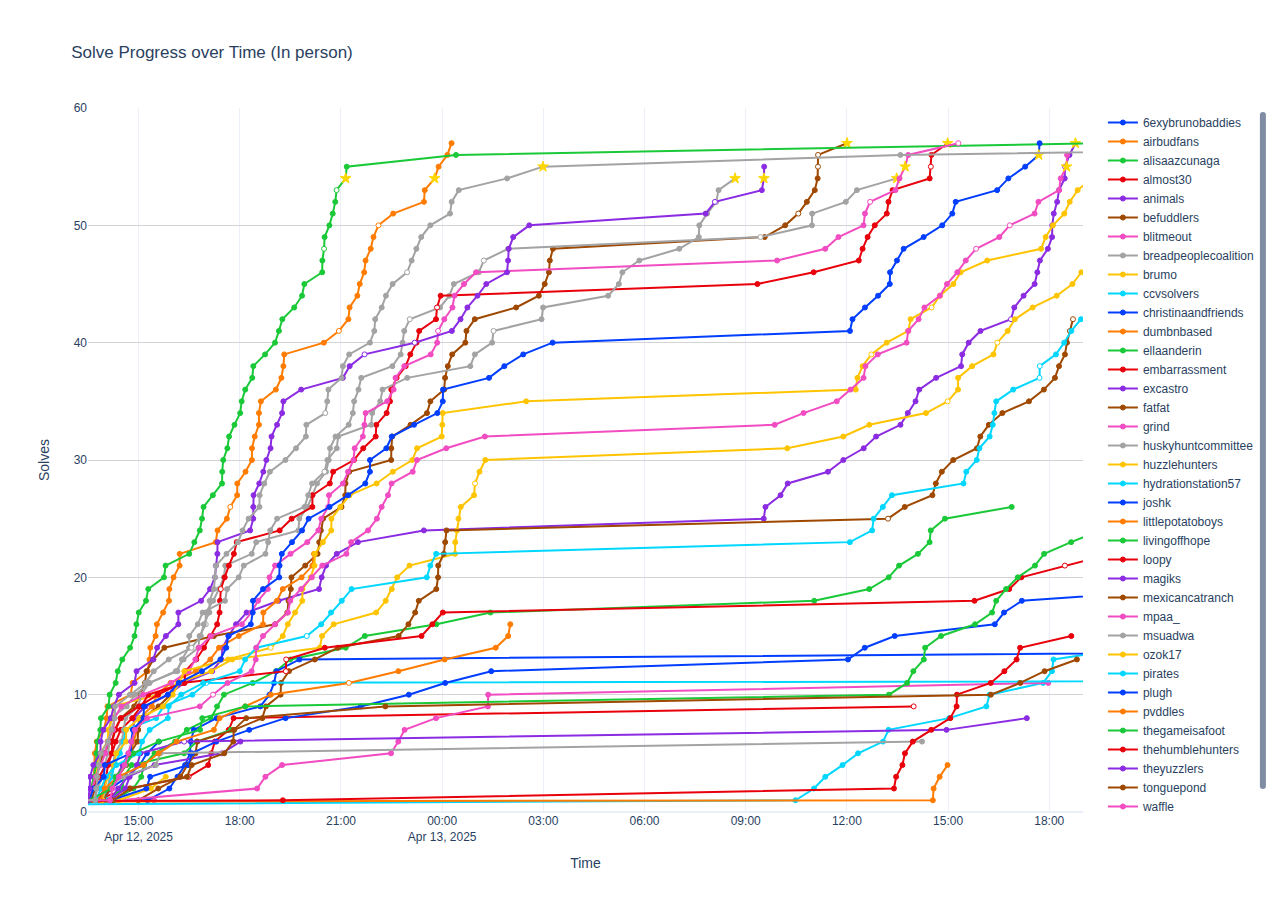
<file: BPH 2025/in-person-solves.html>
<html>
<head><meta charset="utf-8" /></head>
<body>
    <div>                        <script type="text/javascript">window.PlotlyConfig = {MathJaxConfig: 'local'};</script>
        <script charset="utf-8" src="https://cdn.plot.ly/plotly-2.29.1.min.js"></script>                <div id="f5b9148b-dbc0-4b48-9172-adb8e8a00ca1" class="plotly-graph-div" style="height:100%; width:100%;"></div>            <script type="text/javascript">                                    window.PLOTLYENV=window.PLOTLYENV || {};                                    if (document.getElementById("f5b9148b-dbc0-4b48-9172-adb8e8a00ca1")) {                    Plotly.newPlot(                        "f5b9148b-dbc0-4b48-9172-adb8e8a00ca1",                        [{"hoverinfo":"text","hoverlabel":{"bgcolor":"white","bordercolor":"#023EFF","font":{"color":"#023EFF"}},"line":{"color":"#023EFF"},"marker":{"color":["#023EFF","#023EFF","#023EFF","#023EFF","#023EFF","#023EFF","#023EFF"],"line":{"color":["#023EFF","#023EFF","#023EFF","#023EFF","#023EFF","#023EFF","#023EFF"]},"opacity":1,"size":[5,5,5,5,5,5,5],"symbol":["circle","circle","circle","circle","circle","circle","circle"]},"mode":"lines+markers","name":"6exybrunobaddies","text":["\u003cb\u003e04\u002f08 8:42 PM\u003cbr\u003e6exybrunobaddies \u2022 start\u003c\u002fb\u003e","\u003cb\u003e04\u002f12 1:56 PM\u003cbr\u003e6exybrunobaddies \u2022 two-guards-two-doors\u003c\u002fb\u003e","\u003cb\u003e04\u002f12 2:09 PM\u003cbr\u003e6exybrunobaddies \u2022 find-ben\u003c\u002fb\u003e","\u003cb\u003e04\u002f12 2:40 PM\u003cbr\u003e6exybrunobaddies \u2022 filming-schedule\u003c\u002fb\u003e","\u003cb\u003e04\u002f12 3:02 PM\u003cbr\u003e6exybrunobaddies \u2022 walk-of-fame\u003c\u002fb\u003e","\u003cb\u003e04\u002f12 3:14 PM\u003cbr\u003e6exybrunobaddies \u2022 two-guards-river\u003c\u002fb\u003e","\u003cb\u003e04\u002f12 3:36 PM\u003cbr\u003e6exybrunobaddies \u2022 heist\u003c\u002fb\u003e"],"x":["2025-04-08T20:42:59.055000-04:00","2025-04-12T13:56:00.523000-04:00","2025-04-12T14:09:57.529000-04:00","2025-04-12T14:40:09.807000-04:00","2025-04-12T15:02:03.659000-04:00","2025-04-12T15:14:48.596000-04:00","2025-04-12T15:36:11.102000-04:00"],"y":[0,1,2,3,4,5,6],"type":"scatter"},{"hoverinfo":"text","hoverlabel":{"bgcolor":"white","bordercolor":"#FF7C00","font":{"color":"#FF7C00"}},"line":{"color":"#FF7C00"},"marker":{"color":["#FF7C00","#FF7C00","#FF7C00","#FF7C00","#FF7C00","#FF7C00","#FF7C00","#FF7C00","#FF7C00","#FF7C00","#FF7C00","#FF7C00","#FF7C00","#FF7C00","#FF7C00","#FF7C00","#FF7C00","#FF7C00","#FF7C00","#FF7C00","#FF7C00","#FF7C00","#FF7C00","#FF7C00","#FF7C00","#FF7C00","white","#FF7C00","#FF7C00","#FF7C00","#FF7C00","#FF7C00","#FF7C00","#FF7C00","#FF7C00","#FF7C00","#FF7C00","#FF7C00","#FF7C00","#FF7C00","#FF7C00","white","#FF7C00","#FF7C00","#FF7C00","#FF7C00","#FF7C00","#FF7C00","#FF7C00","#FF7C00","white","#FF7C00","#FF7C00","#FF7C00","gold","#FF7C00","#FF7C00","#FF7C00"],"line":{"color":["#FF7C00","#FF7C00","#FF7C00","#FF7C00","#FF7C00","#FF7C00","#FF7C00","#FF7C00","#FF7C00","#FF7C00","#FF7C00","#FF7C00","#FF7C00","#FF7C00","#FF7C00","#FF7C00","#FF7C00","#FF7C00","#FF7C00","#FF7C00","#FF7C00","#FF7C00","#FF7C00","#FF7C00","#FF7C00","#FF7C00","#FF7C00","#FF7C00","#FF7C00","#FF7C00","#FF7C00","#FF7C00","#FF7C00","#FF7C00","#FF7C00","#FF7C00","#FF7C00","#FF7C00","#FF7C00","#FF7C00","#FF7C00","#FF7C00","#FF7C00","#FF7C00","#FF7C00","#FF7C00","#FF7C00","#FF7C00","#FF7C00","#FF7C00","#FF7C00","#FF7C00","#FF7C00","#FF7C00","gold","#FF7C00","#FF7C00","#FF7C00"]},"opacity":1,"size":[5,5,5,5,5,5,5,5,5,5,5,5,5,5,5,5,5,5,5,5,5,5,5,5,5,5,5,5,5,5,5,5,5,5,5,5,5,5,5,5,5,5,5,5,5,5,5,5,5,5,5,5,5,5,8,5,5,5],"symbol":["circle","circle","circle","circle","circle","circle","circle","circle","circle","circle","circle","circle","circle","circle","circle","circle","circle","circle","circle","circle","circle","circle","circle","circle","circle","circle","circle","circle","circle","circle","circle","circle","circle","circle","circle","circle","circle","circle","circle","circle","circle","circle","circle","circle","circle","circle","circle","circle","circle","circle","circle","circle","circle","circle","star","circle","circle","circle"]},"mode":"lines+markers","name":"airbudfans","text":["\u003cb\u003e04\u002f03 12:50 PM\u003cbr\u003eairbudfans \u2022 start\u003c\u002fb\u003e","\u003cb\u003e04\u002f12 1:30 PM\u003cbr\u003eairbudfans \u2022 walk-of-fame\u003c\u002fb\u003e","\u003cb\u003e04\u002f12 1:35 PM\u003cbr\u003eairbudfans \u2022 find-ben\u003c\u002fb\u003e","\u003cb\u003e04\u002f12 1:40 PM\u003cbr\u003eairbudfans \u2022 two-guards-two-doors\u003c\u002fb\u003e","\u003cb\u003e04\u002f12 1:41 PM\u003cbr\u003eairbudfans \u2022 a-fistful-of-cards\u003c\u002fb\u003e","\u003cb\u003e04\u002f12 1:42 PM\u003cbr\u003eairbudfans \u2022 filming-schedule\u003c\u002fb\u003e","\u003cb\u003e04\u002f12 1:45 PM\u003cbr\u003eairbudfans \u2022 drop-the\u003c\u002fb\u003e","\u003cb\u003e04\u002f12 1:58 PM\u003cbr\u003eairbudfans \u2022 ten-guards-ten-doors\u003c\u002fb\u003e","\u003cb\u003e04\u002f12 2:02 PM\u003cbr\u003eairbudfans \u2022 two-guards-river\u003c\u002fb\u003e","\u003cb\u003e04\u002f12 2:04 PM\u003cbr\u003eairbudfans \u2022 peanuts\u003c\u002fb\u003e","\u003cb\u003e04\u002f12 2:45 PM\u003cbr\u003eairbudfans \u2022 connect-the-dots\u003c\u002fb\u003e","\u003cb\u003e04\u002f12 2:49 PM\u003cbr\u003eairbudfans \u2022 plagiarism\u003c\u002fb\u003e","\u003cb\u003e04\u002f12 3:16 PM\u003cbr\u003eairbudfans \u2022 balloon-animals\u003c\u002fb\u003e","\u003cb\u003e04\u002f12 3:19 PM\u003cbr\u003eairbudfans \u2022 watching-between-the-lines\u003c\u002fb\u003e","\u003cb\u003e04\u002f12 3:20 PM\u003cbr\u003eairbudfans \u2022 fractal-shanty\u003c\u002fb\u003e","\u003cb\u003e04\u002f12 3:30 PM\u003cbr\u003eairbudfans \u2022 heist\u003c\u002fb\u003e","\u003cb\u003e04\u002f12 3:32 PM\u003cbr\u003eairbudfans \u2022 one-guard-screen\u003c\u002fb\u003e","\u003cb\u003e04\u002f12 3:43 PM\u003cbr\u003eairbudfans \u2022 the-guard-and-the-door\u003c\u002fb\u003e","\u003cb\u003e04\u002f12 3:54 PM\u003cbr\u003eairbudfans \u2022 secret-ingredient\u003c\u002fb\u003e","\u003cb\u003e04\u002f12 3:54 PM\u003cbr\u003eairbudfans \u2022 opening-sequences\u003c\u002fb\u003e","\u003cb\u003e04\u002f12 4:02 PM\u003cbr\u003eairbudfans \u2022 beads\u003c\u002fb\u003e","\u003cb\u003e04\u002f12 4:12 PM\u003cbr\u003eairbudfans \u2022 a-fistful-of-cards-ii\u003c\u002fb\u003e","\u003cb\u003e04\u002f12 4:13 PM\u003cbr\u003eairbudfans \u2022 a-fistful-of-cards-iii\u003c\u002fb\u003e","\u003cb\u003e04\u002f12 5:17 PM\u003cbr\u003eairbudfans \u2022 chain-letters\u003c\u002fb\u003e","\u003cb\u003e04\u002f12 5:20 PM\u003cbr\u003eairbudfans \u2022 a-fistful-of-cards-iv\u003c\u002fb\u003e","\u003cb\u003e04\u002f12 5:37 PM\u003cbr\u003eairbudfans \u2022 hand-letters\u003c\u002fb\u003e","\u003cb\u003e04\u002f12 5:43 PM\u003cbr\u003eairbudfans \u2022 six-degrees\u003c\u002fb\u003e","\u003cb\u003e04\u002f12 5:55 PM\u003cbr\u003eairbudfans \u2022 lost-lyric\u003c\u002fb\u003e","\u003cb\u003e04\u002f12 5:55 PM\u003cbr\u003eairbudfans \u2022 youve-got-this-covered\u003c\u002fb\u003e","\u003cb\u003e04\u002f12 6:10 PM\u003cbr\u003eairbudfans \u2022 m-guards-n-doors-and-k-choices\u003c\u002fb\u003e","\u003cb\u003e04\u002f12 6:21 PM\u003cbr\u003eairbudfans \u2022 aha-erlebnis\u003c\u002fb\u003e","\u003cb\u003e04\u002f12 6:21 PM\u003cbr\u003eairbudfans \u2022 heist-ii\u003c\u002fb\u003e","\u003cb\u003e04\u002f12 6:26 PM\u003cbr\u003eairbudfans \u2022 identify-the-piece\u003c\u002fb\u003e","\u003cb\u003e04\u002f12 6:34 PM\u003cbr\u003eairbudfans \u2022 piecemeal\u003c\u002fb\u003e","\u003cb\u003e04\u002f12 6:34 PM\u003cbr\u003eairbudfans \u2022 the-snack-zone\u003c\u002fb\u003e","\u003cb\u003e04\u002f12 6:37 PM\u003cbr\u003eairbudfans \u2022 narcissism\u003c\u002fb\u003e","\u003cb\u003e04\u002f12 7:04 PM\u003cbr\u003eairbudfans \u2022 eye-of-the-storm\u003c\u002fb\u003e","\u003cb\u003e04\u002f12 7:14 PM\u003cbr\u003eairbudfans \u2022 imagine\u003c\u002fb\u003e","\u003cb\u003e04\u002f12 7:17 PM\u003cbr\u003eairbudfans \u2022 whats-my-ride\u003c\u002fb\u003e","\u003cb\u003e04\u002f12 7:19 PM\u003cbr\u003eairbudfans \u2022 barbie\u003c\u002fb\u003e","\u003cb\u003e04\u002f12 8:29 PM\u003cbr\u003eairbudfans \u2022 bluenos-puzzle-box\u003c\u002fb\u003e","\u003cb\u003e04\u002f12 8:56 PM\u003cbr\u003eairbudfans \u2022 the-compact-disc\u003c\u002fb\u003e","\u003cb\u003e04\u002f12 9:13 PM\u003cbr\u003eairbudfans \u2022 sound-of-music\u003c\u002fb\u003e","\u003cb\u003e04\u002f12 9:15 PM\u003cbr\u003eairbudfans \u2022 eye-to-eye\u003c\u002fb\u003e","\u003cb\u003e04\u002f12 9:29 PM\u003cbr\u003eairbudfans \u2022 red-blue\u003c\u002fb\u003e","\u003cb\u003e04\u002f12 9:33 PM\u003cbr\u003eairbudfans \u2022 like-clockwork\u003c\u002fb\u003e","\u003cb\u003e04\u002f12 9:41 PM\u003cbr\u003eairbudfans \u2022 international-neighbours\u003c\u002fb\u003e","\u003cb\u003e04\u002f12 9:43 PM\u003cbr\u003eairbudfans \u2022 fridge-magnets\u003c\u002fb\u003e","\u003cb\u003e04\u002f12 9:52 PM\u003cbr\u003eairbudfans \u2022 constellation\u003c\u002fb\u003e","\u003cb\u003e04\u002f12 9:57 PM\u003cbr\u003eairbudfans \u2022 genetic-counseling\u003c\u002fb\u003e","\u003cb\u003e04\u002f12 10:06 PM\u003cbr\u003eairbudfans \u2022 the-final-heist\u003c\u002fb\u003e","\u003cb\u003e04\u002f12 10:32 PM\u003cbr\u003eairbudfans \u2022 financial-crimes-3\u003c\u002fb\u003e","\u003cb\u003e04\u002f12 11:27 PM\u003cbr\u003eairbudfans \u2022 boring-plot\u003c\u002fb\u003e","\u003cb\u003e04\u002f12 11:28 PM\u003cbr\u003eairbudfans \u2022 eye-spy\u003c\u002fb\u003e","\u003cb\u003e04\u002f12 11:46 PM\u003cbr\u003eairbudfans \u2022 cutting-room-floor\u003c\u002fb\u003e","\u003cb\u003e04\u002f12 11:53 PM\u003cbr\u003eairbudfans \u2022 color-wheel\u003c\u002fb\u003e","\u003cb\u003e04\u002f13 12:09 AM\u003cbr\u003eairbudfans \u2022 heist-iii\u003c\u002fb\u003e","\u003cb\u003e04\u002f13 12:16 AM\u003cbr\u003eairbudfans \u2022 are-you-sure\u003c\u002fb\u003e"],"x":["2025-04-03T12:50:37.062000-04:00","2025-04-12T13:30:21.406000-04:00","2025-04-12T13:35:48.336000-04:00","2025-04-12T13:40:37.655000-04:00","2025-04-12T13:41:15.404000-04:00","2025-04-12T13:42:07.381000-04:00","2025-04-12T13:45:26.349000-04:00","2025-04-12T13:58:04.473000-04:00","2025-04-12T14:02:55.036000-04:00","2025-04-12T14:04:41.858000-04:00","2025-04-12T14:45:52.466000-04:00","2025-04-12T14:49:16.641000-04:00","2025-04-12T15:16:10.097000-04:00","2025-04-12T15:19:25.549000-04:00","2025-04-12T15:20:49.873000-04:00","2025-04-12T15:30:16.085000-04:00","2025-04-12T15:32:32.407000-04:00","2025-04-12T15:43:42.618000-04:00","2025-04-12T15:54:08.025000-04:00","2025-04-12T15:54:45.282000-04:00","2025-04-12T16:02:10.705000-04:00","2025-04-12T16:12:55.910000-04:00","2025-04-12T16:13:02.255000-04:00","2025-04-12T17:17:20.410000-04:00","2025-04-12T17:20:26.295000-04:00","2025-04-12T17:37:01.513000-04:00","2025-04-12T17:43:07.851000-04:00","2025-04-12T17:55:17.072000-04:00","2025-04-12T17:55:37.840000-04:00","2025-04-12T18:10:12.686000-04:00","2025-04-12T18:21:34.716000-04:00","2025-04-12T18:21:43.079000-04:00","2025-04-12T18:26:38.104000-04:00","2025-04-12T18:34:05.377000-04:00","2025-04-12T18:34:07.225000-04:00","2025-04-12T18:37:33.076000-04:00","2025-04-12T19:04:08.713000-04:00","2025-04-12T19:14:00.230000-04:00","2025-04-12T19:17:35.231000-04:00","2025-04-12T19:19:06.055000-04:00","2025-04-12T20:29:37.193000-04:00","2025-04-12T20:56:13.981000-04:00","2025-04-12T21:13:14.580000-04:00","2025-04-12T21:15:21.076000-04:00","2025-04-12T21:29:11.042000-04:00","2025-04-12T21:33:23.898000-04:00","2025-04-12T21:41:15.094000-04:00","2025-04-12T21:43:43.976000-04:00","2025-04-12T21:52:56.141000-04:00","2025-04-12T21:57:49.630000-04:00","2025-04-12T22:06:43.419000-04:00","2025-04-12T22:32:52.634000-04:00","2025-04-12T23:27:37.659000-04:00","2025-04-12T23:28:58.853000-04:00","2025-04-12T23:46:34.755000-04:00","2025-04-12T23:53:39.678000-04:00","2025-04-13T00:09:16.579000-04:00","2025-04-13T00:16:40.733000-04:00"],"y":[0,1,2,3,4,5,6,7,8,9,10,11,12,13,14,15,16,17,18,19,20,21,22,23,24,25,26,27,28,29,30,31,32,33,34,35,36,37,38,39,40,41,42,43,44,45,46,47,48,49,50,51,52,53,54,55,56,57],"type":"scatter"},{"hoverinfo":"text","hoverlabel":{"bgcolor":"white","bordercolor":"#1AC938","font":{"color":"#1AC938"}},"line":{"color":"#1AC938"},"marker":{"color":["#1AC938","#1AC938","#1AC938","#1AC938","#1AC938","#1AC938","#1AC938","#1AC938","#1AC938","#1AC938","#1AC938","#1AC938","#1AC938","#1AC938","#1AC938","#1AC938","#1AC938","#1AC938","#1AC938","#1AC938","#1AC938","#1AC938","#1AC938","#1AC938","#1AC938","#1AC938","#1AC938"],"line":{"color":["#1AC938","#1AC938","#1AC938","#1AC938","#1AC938","#1AC938","#1AC938","#1AC938","#1AC938","#1AC938","#1AC938","#1AC938","#1AC938","#1AC938","#1AC938","#1AC938","#1AC938","#1AC938","#1AC938","#1AC938","#1AC938","#1AC938","#1AC938","#1AC938","#1AC938","#1AC938","#1AC938"]},"opacity":1,"size":[5,5,5,5,5,5,5,5,5,5,5,5,5,5,5,5,5,5,5,5,5,5,5,5,5,5,5],"symbol":["circle","circle","circle","circle","circle","circle","circle","circle","circle","circle","circle","circle","circle","circle","circle","circle","circle","circle","circle","circle","circle","circle","circle","circle","circle","circle","circle"]},"mode":"lines+markers","name":"alisaazcunaga","text":["\u003cb\u003e04\u002f08 11:28 AM\u003cbr\u003ealisaazcunaga \u2022 start\u003c\u002fb\u003e","\u003cb\u003e04\u002f12 2:16 PM\u003cbr\u003ealisaazcunaga \u2022 two-guards-two-doors\u003c\u002fb\u003e","\u003cb\u003e04\u002f12 2:50 PM\u003cbr\u003ealisaazcunaga \u2022 heist\u003c\u002fb\u003e","\u003cb\u003e04\u002f12 3:04 PM\u003cbr\u003ealisaazcunaga \u2022 two-guards-river\u003c\u002fb\u003e","\u003cb\u003e04\u002f12 3:09 PM\u003cbr\u003ealisaazcunaga \u2022 find-ben\u003c\u002fb\u003e","\u003cb\u003e04\u002f12 3:28 PM\u003cbr\u003ealisaazcunaga \u2022 plagiarism\u003c\u002fb\u003e","\u003cb\u003e04\u002f12 4:04 PM\u003cbr\u003ealisaazcunaga \u2022 peanuts\u003c\u002fb\u003e","\u003cb\u003e04\u002f12 4:25 PM\u003cbr\u003ealisaazcunaga \u2022 walk-of-fame\u003c\u002fb\u003e","\u003cb\u003e04\u002f12 5:08 PM\u003cbr\u003ealisaazcunaga \u2022 a-fistful-of-cards\u003c\u002fb\u003e","\u003cb\u003e04\u002f12 5:19 PM\u003cbr\u003ealisaazcunaga \u2022 filming-schedule\u003c\u002fb\u003e","\u003cb\u003e04\u002f12 5:31 PM\u003cbr\u003ealisaazcunaga \u2022 drop-the\u003c\u002fb\u003e","\u003cb\u003e04\u002f12 6:22 PM\u003cbr\u003ealisaazcunaga \u2022 connect-the-dots\u003c\u002fb\u003e","\u003cb\u003e04\u002f12 7:04 PM\u003cbr\u003ealisaazcunaga \u2022 ten-guards-ten-doors\u003c\u002fb\u003e","\u003cb\u003e04\u002f12 7:29 PM\u003cbr\u003ealisaazcunaga \u2022 watching-between-the-lines\u003c\u002fb\u003e","\u003cb\u003e04\u002f12 9:08 PM\u003cbr\u003ealisaazcunaga \u2022 fractal-shanty\u003c\u002fb\u003e","\u003cb\u003e04\u002f12 9:42 PM\u003cbr\u003ealisaazcunaga \u2022 one-guard-screen\u003c\u002fb\u003e","\u003cb\u003e04\u002f12 11:49 PM\u003cbr\u003ealisaazcunaga \u2022 chain-letters\u003c\u002fb\u003e","\u003cb\u003e04\u002f13 1:25 AM\u003cbr\u003ealisaazcunaga \u2022 heist-iii\u003c\u002fb\u003e","\u003cb\u003e04\u002f13 11:01 AM\u003cbr\u003ealisaazcunaga \u2022 are-you-sure\u003c\u002fb\u003e","\u003cb\u003e04\u002f13 12:39 PM\u003cbr\u003ealisaazcunaga \u2022 hand-letters\u003c\u002fb\u003e","\u003cb\u003e04\u002f13 1:14 PM\u003cbr\u003ealisaazcunaga \u2022 beads\u003c\u002fb\u003e","\u003cb\u003e04\u002f13 1:32 PM\u003cbr\u003ealisaazcunaga \u2022 heist-ii\u003c\u002fb\u003e","\u003cb\u003e04\u002f13 2:06 PM\u003cbr\u003ealisaazcunaga \u2022 a-fistful-of-cards-ii\u003c\u002fb\u003e","\u003cb\u003e04\u002f13 2:27 PM\u003cbr\u003ealisaazcunaga \u2022 youve-got-this-covered\u003c\u002fb\u003e","\u003cb\u003e04\u002f13 2:29 PM\u003cbr\u003ealisaazcunaga \u2022 balloon-animals\u003c\u002fb\u003e","\u003cb\u003e04\u002f13 2:54 PM\u003cbr\u003ealisaazcunaga \u2022 lost-lyric\u003c\u002fb\u003e","\u003cb\u003e04\u002f13 4:53 PM\u003cbr\u003ealisaazcunaga \u2022 aha-erlebnis\u003c\u002fb\u003e"],"x":["2025-04-08T11:28:07.551000-04:00","2025-04-12T14:16:19.965000-04:00","2025-04-12T14:50:42.133000-04:00","2025-04-12T15:04:41.878000-04:00","2025-04-12T15:09:39.272000-04:00","2025-04-12T15:28:16.307000-04:00","2025-04-12T16:04:58.031000-04:00","2025-04-12T16:25:48.722000-04:00","2025-04-12T17:08:27.666000-04:00","2025-04-12T17:19:34.316000-04:00","2025-04-12T17:31:53.067000-04:00","2025-04-12T18:22:59.416000-04:00","2025-04-12T19:04:24.587000-04:00","2025-04-12T19:29:49.835000-04:00","2025-04-12T21:08:28.083000-04:00","2025-04-12T21:42:27.083000-04:00","2025-04-12T23:49:45.643000-04:00","2025-04-13T01:25:57.790000-04:00","2025-04-13T11:01:48.274000-04:00","2025-04-13T12:39:41.094000-04:00","2025-04-13T13:14:22.667000-04:00","2025-04-13T13:32:50.809000-04:00","2025-04-13T14:06:25.601000-04:00","2025-04-13T14:27:06.640000-04:00","2025-04-13T14:29:07.017000-04:00","2025-04-13T14:54:25.024000-04:00","2025-04-13T16:53:09.330000-04:00"],"y":[0,1,2,3,4,5,6,7,8,9,10,11,12,13,14,15,16,17,18,19,20,21,22,23,24,25,26],"type":"scatter"},{"hoverinfo":"text","hoverlabel":{"bgcolor":"white","bordercolor":"#E8000B","font":{"color":"#E8000B"}},"line":{"color":"#E8000B"},"marker":{"color":["#E8000B","#E8000B","#E8000B","white","#E8000B","#E8000B","#E8000B","#E8000B","#E8000B","white"],"line":{"color":["#E8000B","#E8000B","#E8000B","#E8000B","#E8000B","#E8000B","#E8000B","#E8000B","#E8000B","#E8000B"]},"opacity":1,"size":[5,5,5,5,5,5,5,5,5,5],"symbol":["circle","circle","circle","circle","circle","circle","circle","circle","circle","circle"]},"mode":"lines+markers","name":"almost30","text":["\u003cb\u003e04\u002f01 8:33 PM\u003cbr\u003ealmost30 \u2022 start\u003c\u002fb\u003e","\u003cb\u003e04\u002f12 1:41 PM\u003cbr\u003ealmost30 \u2022 two-guards-two-doors\u003c\u002fb\u003e","\u003cb\u003e04\u002f12 2:43 PM\u003cbr\u003ealmost30 \u2022 find-ben\u003c\u002fb\u003e","\u003cb\u003e04\u002f12 4:28 PM\u003cbr\u003ealmost30 \u2022 heist\u003c\u002fb\u003e","\u003cb\u003e04\u002f12 5:03 PM\u003cbr\u003ealmost30 \u2022 two-guards-river\u003c\u002fb\u003e","\u003cb\u003e04\u002f12 5:09 PM\u003cbr\u003ealmost30 \u2022 walk-of-fame\u003c\u002fb\u003e","\u003cb\u003e04\u002f12 5:15 PM\u003cbr\u003ealmost30 \u2022 filming-schedule\u003c\u002fb\u003e","\u003cb\u003e04\u002f12 5:40 PM\u003cbr\u003ealmost30 \u2022 a-fistful-of-cards\u003c\u002fb\u003e","\u003cb\u003e04\u002f12 5:49 PM\u003cbr\u003ealmost30 \u2022 peanuts\u003c\u002fb\u003e","\u003cb\u003e04\u002f13 1:58 PM\u003cbr\u003ealmost30 \u2022 one-guard-screen\u003c\u002fb\u003e"],"x":["2025-04-01T20:33:09.308000-04:00","2025-04-12T13:41:26.053000-04:00","2025-04-12T14:43:53.949000-04:00","2025-04-12T16:28:58.110000-04:00","2025-04-12T17:03:49.743000-04:00","2025-04-12T17:09:19.491000-04:00","2025-04-12T17:15:28.657000-04:00","2025-04-12T17:40:17.946000-04:00","2025-04-12T17:49:00.637000-04:00","2025-04-13T13:58:48.272000-04:00"],"y":[0,1,2,3,4,5,6,7,8,9],"type":"scatter"},{"hoverinfo":"text","hoverlabel":{"bgcolor":"white","bordercolor":"#8B2BE2","font":{"color":"#8B2BE2"}},"line":{"color":"#8B2BE2"},"marker":{"color":["#8B2BE2","#8B2BE2","#8B2BE2","#8B2BE2","#8B2BE2","#8B2BE2","#8B2BE2","#8B2BE2","#8B2BE2","#8B2BE2","#8B2BE2","#8B2BE2","#8B2BE2","#8B2BE2","#8B2BE2","#8B2BE2","#8B2BE2","#8B2BE2","#8B2BE2","#8B2BE2","#8B2BE2","#8B2BE2","#8B2BE2","#8B2BE2","#8B2BE2","#8B2BE2","#8B2BE2","#8B2BE2","#8B2BE2","#8B2BE2","#8B2BE2","#8B2BE2","#8B2BE2","#8B2BE2","#8B2BE2","#8B2BE2","#8B2BE2","#8B2BE2","#8B2BE2","#8B2BE2","#8B2BE2","#8B2BE2","white","#8B2BE2","#8B2BE2","#8B2BE2","#8B2BE2","#8B2BE2","#8B2BE2","#8B2BE2","#8B2BE2","#8B2BE2","#8B2BE2","white","#8B2BE2","white","#8B2BE2","gold"],"line":{"color":["#8B2BE2","#8B2BE2","#8B2BE2","#8B2BE2","#8B2BE2","#8B2BE2","#8B2BE2","#8B2BE2","#8B2BE2","#8B2BE2","#8B2BE2","#8B2BE2","#8B2BE2","#8B2BE2","#8B2BE2","#8B2BE2","#8B2BE2","#8B2BE2","#8B2BE2","#8B2BE2","#8B2BE2","#8B2BE2","#8B2BE2","#8B2BE2","#8B2BE2","#8B2BE2","#8B2BE2","#8B2BE2","#8B2BE2","#8B2BE2","#8B2BE2","#8B2BE2","#8B2BE2","#8B2BE2","#8B2BE2","#8B2BE2","#8B2BE2","#8B2BE2","#8B2BE2","#8B2BE2","#8B2BE2","#8B2BE2","#8B2BE2","#8B2BE2","#8B2BE2","#8B2BE2","#8B2BE2","#8B2BE2","#8B2BE2","#8B2BE2","#8B2BE2","#8B2BE2","#8B2BE2","#8B2BE2","#8B2BE2","#8B2BE2","#8B2BE2","gold"]},"opacity":1,"size":[5,5,5,5,5,5,5,5,5,5,5,5,5,5,5,5,5,5,5,5,5,5,5,5,5,5,5,5,5,5,5,5,5,5,5,5,5,5,5,5,5,5,5,5,5,5,5,5,5,5,5,5,5,5,5,5,5,8],"symbol":["circle","circle","circle","circle","circle","circle","circle","circle","circle","circle","circle","circle","circle","circle","circle","circle","circle","circle","circle","circle","circle","circle","circle","circle","circle","circle","circle","circle","circle","circle","circle","circle","circle","circle","circle","circle","circle","circle","circle","circle","circle","circle","circle","circle","circle","circle","circle","circle","circle","circle","circle","circle","circle","circle","circle","circle","circle","star"]},"mode":"lines+markers","name":"animals","text":["\u003cb\u003e02\u002f26 10:39 PM\u003cbr\u003eanimals \u2022 start\u003c\u002fb\u003e","\u003cb\u003e04\u002f12 1:58 PM\u003cbr\u003eanimals \u2022 two-guards-two-doors\u003c\u002fb\u003e","\u003cb\u003e04\u002f12 2:10 PM\u003cbr\u003eanimals \u2022 find-ben\u003c\u002fb\u003e","\u003cb\u003e04\u002f12 2:20 PM\u003cbr\u003eanimals \u2022 filming-schedule\u003c\u002fb\u003e","\u003cb\u003e04\u002f12 2:31 PM\u003cbr\u003eanimals \u2022 drop-the\u003c\u002fb\u003e","\u003cb\u003e04\u002f12 2:41 PM\u003cbr\u003eanimals \u2022 a-fistful-of-cards\u003c\u002fb\u003e","\u003cb\u003e04\u002f12 2:48 PM\u003cbr\u003eanimals \u2022 ten-guards-ten-doors\u003c\u002fb\u003e","\u003cb\u003e04\u002f12 2:51 PM\u003cbr\u003eanimals \u2022 two-guards-river\u003c\u002fb\u003e","\u003cb\u003e04\u002f12 2:51 PM\u003cbr\u003eanimals \u2022 heist\u003c\u002fb\u003e","\u003cb\u003e04\u002f12 3:12 PM\u003cbr\u003eanimals \u2022 plagiarism\u003c\u002fb\u003e","\u003cb\u003e04\u002f12 3:52 PM\u003cbr\u003eanimals \u2022 connect-the-dots\u003c\u002fb\u003e","\u003cb\u003e04\u002f12 4:20 PM\u003cbr\u003eanimals \u2022 fractal-shanty\u003c\u002fb\u003e","\u003cb\u003e04\u002f12 5:10 PM\u003cbr\u003eanimals \u2022 peanuts\u003c\u002fb\u003e","\u003cb\u003e04\u002f12 5:27 PM\u003cbr\u003eanimals \u2022 balloon-animals\u003c\u002fb\u003e","\u003cb\u003e04\u002f12 5:29 PM\u003cbr\u003eanimals \u2022 watching-between-the-lines\u003c\u002fb\u003e","\u003cb\u003e04\u002f12 5:40 PM\u003cbr\u003eanimals \u2022 beads\u003c\u002fb\u003e","\u003cb\u003e04\u002f12 5:53 PM\u003cbr\u003eanimals \u2022 heist-ii\u003c\u002fb\u003e","\u003cb\u003e04\u002f12 6:12 PM\u003cbr\u003eanimals \u2022 one-guard-screen\u003c\u002fb\u003e","\u003cb\u003e04\u002f12 7:09 PM\u003cbr\u003eanimals \u2022 opening-sequences\u003c\u002fb\u003e","\u003cb\u003e04\u002f12 8:21 PM\u003cbr\u003eanimals \u2022 chain-letters\u003c\u002fb\u003e","\u003cb\u003e04\u002f12 8:25 PM\u003cbr\u003eanimals \u2022 heist-iii\u003c\u002fb\u003e","\u003cb\u003e04\u002f12 8:33 PM\u003cbr\u003eanimals \u2022 m-guards-n-doors-and-k-choices\u003c\u002fb\u003e","\u003cb\u003e04\u002f12 8:52 PM\u003cbr\u003eanimals \u2022 are-you-sure\u003c\u002fb\u003e","\u003cb\u003e04\u002f12 9:30 PM\u003cbr\u003eanimals \u2022 identify-the-piece\u003c\u002fb\u003e","\u003cb\u003e04\u002f12 11:27 PM\u003cbr\u003eanimals \u2022 a-fistful-of-cards-ii\u003c\u002fb\u003e","\u003cb\u003e04\u002f13 9:32 AM\u003cbr\u003eanimals \u2022 aha-erlebnis\u003c\u002fb\u003e","\u003cb\u003e04\u002f13 9:35 AM\u003cbr\u003eanimals \u2022 the-guard-and-the-door\u003c\u002fb\u003e","\u003cb\u003e04\u002f13 10:01 AM\u003cbr\u003eanimals \u2022 piecemeal\u003c\u002fb\u003e","\u003cb\u003e04\u002f13 10:14 AM\u003cbr\u003eanimals \u2022 lost-lyric\u003c\u002fb\u003e","\u003cb\u003e04\u002f13 11:26 AM\u003cbr\u003eanimals \u2022 secret-ingredient\u003c\u002fb\u003e","\u003cb\u003e04\u002f13 11:53 AM\u003cbr\u003eanimals \u2022 eye-of-the-storm\u003c\u002fb\u003e","\u003cb\u003e04\u002f13 12:29 PM\u003cbr\u003eanimals \u2022 a-fistful-of-cards-iii\u003c\u002fb\u003e","\u003cb\u003e04\u002f13 12:51 PM\u003cbr\u003eanimals \u2022 a-fistful-of-cards-iv\u003c\u002fb\u003e","\u003cb\u003e04\u002f13 1:35 PM\u003cbr\u003eanimals \u2022 bluenos-puzzle-box\u003c\u002fb\u003e","\u003cb\u003e04\u002f13 1:48 PM\u003cbr\u003eanimals \u2022 whats-my-ride\u003c\u002fb\u003e","\u003cb\u003e04\u002f13 2:02 PM\u003cbr\u003eanimals \u2022 hand-letters\u003c\u002fb\u003e","\u003cb\u003e04\u002f13 2:08 PM\u003cbr\u003eanimals \u2022 six-degrees\u003c\u002fb\u003e","\u003cb\u003e04\u002f13 2:38 PM\u003cbr\u003eanimals \u2022 youve-got-this-covered\u003c\u002fb\u003e","\u003cb\u003e04\u002f13 3:23 PM\u003cbr\u003eanimals \u2022 eye-to-eye\u003c\u002fb\u003e","\u003cb\u003e04\u002f13 3:25 PM\u003cbr\u003eanimals \u2022 imagine\u003c\u002fb\u003e","\u003cb\u003e04\u002f13 3:36 PM\u003cbr\u003eanimals \u2022 sound-of-music\u003c\u002fb\u003e","\u003cb\u003e04\u002f13 3:57 PM\u003cbr\u003eanimals \u2022 international-neighbours\u003c\u002fb\u003e","\u003cb\u003e04\u002f13 4:51 PM\u003cbr\u003eanimals \u2022 the-compact-disc\u003c\u002fb\u003e","\u003cb\u003e04\u002f13 4:57 PM\u003cbr\u003eanimals \u2022 the-final-heist\u003c\u002fb\u003e","\u003cb\u003e04\u002f13 5:14 PM\u003cbr\u003eanimals \u2022 fridge-magnets\u003c\u002fb\u003e","\u003cb\u003e04\u002f13 5:33 PM\u003cbr\u003eanimals \u2022 narcissism\u003c\u002fb\u003e","\u003cb\u003e04\u002f13 5:38 PM\u003cbr\u003eanimals \u2022 genetic-counseling\u003c\u002fb\u003e","\u003cb\u003e04\u002f13 5:43 PM\u003cbr\u003eanimals \u2022 barbie\u003c\u002fb\u003e","\u003cb\u003e04\u002f13 5:57 PM\u003cbr\u003eanimals \u2022 walk-of-fame\u003c\u002fb\u003e","\u003cb\u003e04\u002f13 6:05 PM\u003cbr\u003eanimals \u2022 financial-crimes-3\u003c\u002fb\u003e","\u003cb\u003e04\u002f13 6:05 PM\u003cbr\u003eanimals \u2022 eye-spy\u003c\u002fb\u003e","\u003cb\u003e04\u002f13 6:08 PM\u003cbr\u003eanimals \u2022 the-snack-zone\u003c\u002fb\u003e","\u003cb\u003e04\u002f13 6:14 PM\u003cbr\u003eanimals \u2022 red-blue\u003c\u002fb\u003e","\u003cb\u003e04\u002f13 6:17 PM\u003cbr\u003eanimals \u2022 color-wheel\u003c\u002fb\u003e","\u003cb\u003e04\u002f13 6:27 PM\u003cbr\u003eanimals \u2022 constellation\u003c\u002fb\u003e","\u003cb\u003e04\u002f13 6:28 PM\u003cbr\u003eanimals \u2022 like-clockwork\u003c\u002fb\u003e","\u003cb\u003e04\u002f13 6:35 PM\u003cbr\u003eanimals \u2022 boring-plot\u003c\u002fb\u003e","\u003cb\u003e04\u002f13 6:46 PM\u003cbr\u003eanimals \u2022 cutting-room-floor\u003c\u002fb\u003e"],"x":["2025-02-26T22:39:39.220000-05:00","2025-04-12T13:58:18.811000-04:00","2025-04-12T14:10:28.966000-04:00","2025-04-12T14:20:07.596000-04:00","2025-04-12T14:31:13.153000-04:00","2025-04-12T14:41:52.414000-04:00","2025-04-12T14:48:55.298000-04:00","2025-04-12T14:51:20.081000-04:00","2025-04-12T14:51:34.503000-04:00","2025-04-12T15:12:17.304000-04:00","2025-04-12T15:52:54.589000-04:00","2025-04-12T16:20:57.056000-04:00","2025-04-12T17:10:56.834000-04:00","2025-04-12T17:27:24.034000-04:00","2025-04-12T17:29:20.158000-04:00","2025-04-12T17:40:17.932000-04:00","2025-04-12T17:53:14.479000-04:00","2025-04-12T18:12:07.042000-04:00","2025-04-12T19:09:10.202000-04:00","2025-04-12T20:21:02.665000-04:00","2025-04-12T20:25:37.079000-04:00","2025-04-12T20:33:27.057000-04:00","2025-04-12T20:52:32.617000-04:00","2025-04-12T21:30:08.030000-04:00","2025-04-12T23:27:26.552000-04:00","2025-04-13T09:32:01.625000-04:00","2025-04-13T09:35:10.375000-04:00","2025-04-13T10:01:55.588000-04:00","2025-04-13T10:14:43.625000-04:00","2025-04-13T11:26:21.357000-04:00","2025-04-13T11:53:39.465000-04:00","2025-04-13T12:29:53.566000-04:00","2025-04-13T12:51:59.033000-04:00","2025-04-13T13:35:18.654000-04:00","2025-04-13T13:48:19.586000-04:00","2025-04-13T14:02:06.003000-04:00","2025-04-13T14:08:35.401000-04:00","2025-04-13T14:38:45.324000-04:00","2025-04-13T15:23:04.758000-04:00","2025-04-13T15:25:09.830000-04:00","2025-04-13T15:36:36.790000-04:00","2025-04-13T15:57:41.632000-04:00","2025-04-13T16:51:55.623000-04:00","2025-04-13T16:57:45.219000-04:00","2025-04-13T17:14:16.450000-04:00","2025-04-13T17:33:58.574000-04:00","2025-04-13T17:38:46.825000-04:00","2025-04-13T17:43:19.920000-04:00","2025-04-13T17:57:31.085000-04:00","2025-04-13T18:05:01.207000-04:00","2025-04-13T18:05:18.399000-04:00","2025-04-13T18:08:01.609000-04:00","2025-04-13T18:14:01.318000-04:00","2025-04-13T18:17:22.154000-04:00","2025-04-13T18:27:30.032000-04:00","2025-04-13T18:28:02.057000-04:00","2025-04-13T18:35:58.509000-04:00","2025-04-13T18:46:32.251000-04:00"],"y":[0,1,2,3,4,5,6,7,8,9,10,11,12,13,14,15,16,17,18,19,20,21,22,23,24,25,26,27,28,29,30,31,32,33,34,35,36,37,38,39,40,41,42,43,44,45,46,47,48,49,50,51,52,53,54,55,56,57],"type":"scatter"},{"hoverinfo":"text","hoverlabel":{"bgcolor":"white","bordercolor":"#9F4800","font":{"color":"#9F4800"}},"line":{"color":"#9F4800"},"marker":{"color":["#9F4800","#9F4800","#9F4800","#9F4800","#9F4800","#9F4800","#9F4800","#9F4800","#9F4800","#9F4800","#9F4800","#9F4800","#9F4800","#9F4800","#9F4800","#9F4800","#9F4800","#9F4800","#9F4800","#9F4800","#9F4800","#9F4800","#9F4800","#9F4800","#9F4800","#9F4800","#9F4800","#9F4800","#9F4800","#9F4800","#9F4800","#9F4800","#9F4800","#9F4800","#9F4800","#9F4800","#9F4800","#9F4800","#9F4800","#9F4800","#9F4800","#9F4800","#9F4800","#9F4800","#9F4800","#9F4800","#9F4800","#9F4800","#9F4800","#9F4800","#9F4800","white","#9F4800","#9F4800","#9F4800","white","white","gold"],"line":{"color":["#9F4800","#9F4800","#9F4800","#9F4800","#9F4800","#9F4800","#9F4800","#9F4800","#9F4800","#9F4800","#9F4800","#9F4800","#9F4800","#9F4800","#9F4800","#9F4800","#9F4800","#9F4800","#9F4800","#9F4800","#9F4800","#9F4800","#9F4800","#9F4800","#9F4800","#9F4800","#9F4800","#9F4800","#9F4800","#9F4800","#9F4800","#9F4800","#9F4800","#9F4800","#9F4800","#9F4800","#9F4800","#9F4800","#9F4800","#9F4800","#9F4800","#9F4800","#9F4800","#9F4800","#9F4800","#9F4800","#9F4800","#9F4800","#9F4800","#9F4800","#9F4800","#9F4800","#9F4800","#9F4800","#9F4800","#9F4800","#9F4800","gold"]},"opacity":1,"size":[5,5,5,5,5,5,5,5,5,5,5,5,5,5,5,5,5,5,5,5,5,5,5,5,5,5,5,5,5,5,5,5,5,5,5,5,5,5,5,5,5,5,5,5,5,5,5,5,5,5,5,5,5,5,5,5,5,8],"symbol":["circle","circle","circle","circle","circle","circle","circle","circle","circle","circle","circle","circle","circle","circle","circle","circle","circle","circle","circle","circle","circle","circle","circle","circle","circle","circle","circle","circle","circle","circle","circle","circle","circle","circle","circle","circle","circle","circle","circle","circle","circle","circle","circle","circle","circle","circle","circle","circle","circle","circle","circle","circle","circle","circle","circle","circle","circle","star"]},"mode":"lines+markers","name":"befuddlers","text":["\u003cb\u003e04\u002f02 10:08 AM\u003cbr\u003ebefuddlers \u2022 start\u003c\u002fb\u003e","\u003cb\u003e04\u002f12 1:35 PM\u003cbr\u003ebefuddlers \u2022 walk-of-fame\u003c\u002fb\u003e","\u003cb\u003e04\u002f12 1:43 PM\u003cbr\u003ebefuddlers \u2022 a-fistful-of-cards\u003c\u002fb\u003e","\u003cb\u003e04\u002f12 1:44 PM\u003cbr\u003ebefuddlers \u2022 find-ben\u003c\u002fb\u003e","\u003cb\u003e04\u002f12 1:49 PM\u003cbr\u003ebefuddlers \u2022 filming-schedule\u003c\u002fb\u003e","\u003cb\u003e04\u002f12 1:57 PM\u003cbr\u003ebefuddlers \u2022 drop-the\u003c\u002fb\u003e","\u003cb\u003e04\u002f12 2:12 PM\u003cbr\u003ebefuddlers \u2022 two-guards-two-doors\u003c\u002fb\u003e","\u003cb\u003e04\u002f12 2:17 PM\u003cbr\u003ebefuddlers \u2022 two-guards-river\u003c\u002fb\u003e","\u003cb\u003e04\u002f12 2:28 PM\u003cbr\u003ebefuddlers \u2022 ten-guards-ten-doors\u003c\u002fb\u003e","\u003cb\u003e04\u002f12 2:52 PM\u003cbr\u003ebefuddlers \u2022 peanuts\u003c\u002fb\u003e","\u003cb\u003e04\u002f12 3:02 PM\u003cbr\u003ebefuddlers \u2022 heist\u003c\u002fb\u003e","\u003cb\u003e04\u002f12 3:11 PM\u003cbr\u003ebefuddlers \u2022 watching-between-the-lines\u003c\u002fb\u003e","\u003cb\u003e04\u002f12 3:14 PM\u003cbr\u003ebefuddlers \u2022 plagiarism\u003c\u002fb\u003e","\u003cb\u003e04\u002f12 3:26 PM\u003cbr\u003ebefuddlers \u2022 connect-the-dots\u003c\u002fb\u003e","\u003cb\u003e04\u002f12 3:45 PM\u003cbr\u003ebefuddlers \u2022 balloon-animals\u003c\u002fb\u003e","\u003cb\u003e04\u002f12 5:13 PM\u003cbr\u003ebefuddlers \u2022 one-guard-screen\u003c\u002fb\u003e","\u003cb\u003e04\u002f12 7:02 PM\u003cbr\u003ebefuddlers \u2022 beads\u003c\u002fb\u003e","\u003cb\u003e04\u002f12 7:24 PM\u003cbr\u003ebefuddlers \u2022 heist-ii\u003c\u002fb\u003e","\u003cb\u003e04\u002f12 7:26 PM\u003cbr\u003ebefuddlers \u2022 m-guards-n-doors-and-k-choices\u003c\u002fb\u003e","\u003cb\u003e04\u002f12 7:30 PM\u003cbr\u003ebefuddlers \u2022 youve-got-this-covered\u003c\u002fb\u003e","\u003cb\u003e04\u002f12 7:31 PM\u003cbr\u003ebefuddlers \u2022 lost-lyric\u003c\u002fb\u003e","\u003cb\u003e04\u002f12 7:56 PM\u003cbr\u003ebefuddlers \u2022 chain-letters\u003c\u002fb\u003e","\u003cb\u003e04\u002f12 8:18 PM\u003cbr\u003ebefuddlers \u2022 the-guard-and-the-door\u003c\u002fb\u003e","\u003cb\u003e04\u002f12 8:21 PM\u003cbr\u003ebefuddlers \u2022 hand-letters\u003c\u002fb\u003e","\u003cb\u003e04\u002f12 8:24 PM\u003cbr\u003ebefuddlers \u2022 heist-iii\u003c\u002fb\u003e","\u003cb\u003e04\u002f12 8:28 PM\u003cbr\u003ebefuddlers \u2022 opening-sequences\u003c\u002fb\u003e","\u003cb\u003e04\u002f12 9:01 PM\u003cbr\u003ebefuddlers \u2022 a-fistful-of-cards-ii\u003c\u002fb\u003e","\u003cb\u003e04\u002f12 9:07 PM\u003cbr\u003ebefuddlers \u2022 a-fistful-of-cards-iii\u003c\u002fb\u003e","\u003cb\u003e04\u002f12 9:08 PM\u003cbr\u003ebefuddlers \u2022 piecemeal\u003c\u002fb\u003e","\u003cb\u003e04\u002f12 9:14 PM\u003cbr\u003ebefuddlers \u2022 narcissism\u003c\u002fb\u003e","\u003cb\u003e04\u002f12 10:29 PM\u003cbr\u003ebefuddlers \u2022 secret-ingredient\u003c\u002fb\u003e","\u003cb\u003e04\u002f12 10:29 PM\u003cbr\u003ebefuddlers \u2022 eye-of-the-storm\u003c\u002fb\u003e","\u003cb\u003e04\u002f12 10:31 PM\u003cbr\u003ebefuddlers \u2022 aha-erlebnis\u003c\u002fb\u003e","\u003cb\u003e04\u002f12 11:03 PM\u003cbr\u003ebefuddlers \u2022 international-neighbours\u003c\u002fb\u003e","\u003cb\u003e04\u002f12 11:33 PM\u003cbr\u003ebefuddlers \u2022 genetic-counseling\u003c\u002fb\u003e","\u003cb\u003e04\u002f12 11:39 PM\u003cbr\u003ebefuddlers \u2022 barbie\u003c\u002fb\u003e","\u003cb\u003e04\u002f13 12:03 AM\u003cbr\u003ebefuddlers \u2022 identify-the-piece\u003c\u002fb\u003e","\u003cb\u003e04\u002f13 12:05 AM\u003cbr\u003ebefuddlers \u2022 six-degrees\u003c\u002fb\u003e","\u003cb\u003e04\u002f13 12:10 AM\u003cbr\u003ebefuddlers \u2022 the-snack-zone\u003c\u002fb\u003e","\u003cb\u003e04\u002f13 12:17 AM\u003cbr\u003ebefuddlers \u2022 are-you-sure\u003c\u002fb\u003e","\u003cb\u003e04\u002f13 12:41 AM\u003cbr\u003ebefuddlers \u2022 eye-spy\u003c\u002fb\u003e","\u003cb\u003e04\u002f13 12:43 AM\u003cbr\u003ebefuddlers \u2022 whats-my-ride\u003c\u002fb\u003e","\u003cb\u003e04\u002f13 12:58 AM\u003cbr\u003ebefuddlers \u2022 fractal-shanty\u003c\u002fb\u003e","\u003cb\u003e04\u002f13 2:11 AM\u003cbr\u003ebefuddlers \u2022 financial-crimes-3\u003c\u002fb\u003e","\u003cb\u003e04\u002f13 2:52 AM\u003cbr\u003ebefuddlers \u2022 constellation\u003c\u002fb\u003e","\u003cb\u003e04\u002f13 3:02 AM\u003cbr\u003ebefuddlers \u2022 red-blue\u003c\u002fb\u003e","\u003cb\u003e04\u002f13 3:09 AM\u003cbr\u003ebefuddlers \u2022 eye-to-eye\u003c\u002fb\u003e","\u003cb\u003e04\u002f13 3:11 AM\u003cbr\u003ebefuddlers \u2022 a-fistful-of-cards-iv\u003c\u002fb\u003e","\u003cb\u003e04\u002f13 3:17 AM\u003cbr\u003ebefuddlers \u2022 fridge-magnets\u003c\u002fb\u003e","\u003cb\u003e04\u002f13 9:33 AM\u003cbr\u003ebefuddlers \u2022 imagine\u003c\u002fb\u003e","\u003cb\u003e04\u002f13 10:10 AM\u003cbr\u003ebefuddlers \u2022 sound-of-music\u003c\u002fb\u003e","\u003cb\u003e04\u002f13 10:33 AM\u003cbr\u003ebefuddlers \u2022 color-wheel\u003c\u002fb\u003e","\u003cb\u003e04\u002f13 10:48 AM\u003cbr\u003ebefuddlers \u2022 bluenos-puzzle-box\u003c\u002fb\u003e","\u003cb\u003e04\u002f13 11:02 AM\u003cbr\u003ebefuddlers \u2022 boring-plot\u003c\u002fb\u003e","\u003cb\u003e04\u002f13 11:07 AM\u003cbr\u003ebefuddlers \u2022 like-clockwork\u003c\u002fb\u003e","\u003cb\u003e04\u002f13 11:08 AM\u003cbr\u003ebefuddlers \u2022 the-final-heist\u003c\u002fb\u003e","\u003cb\u003e04\u002f13 11:08 AM\u003cbr\u003ebefuddlers \u2022 the-compact-disc\u003c\u002fb\u003e","\u003cb\u003e04\u002f13 12:00 PM\u003cbr\u003ebefuddlers \u2022 cutting-room-floor\u003c\u002fb\u003e"],"x":["2025-04-02T10:08:47.345000-04:00","2025-04-12T13:35:29.665000-04:00","2025-04-12T13:43:08.969000-04:00","2025-04-12T13:44:49.141000-04:00","2025-04-12T13:49:56.640000-04:00","2025-04-12T13:57:31.743000-04:00","2025-04-12T14:12:10.193000-04:00","2025-04-12T14:17:33.205000-04:00","2025-04-12T14:28:16.277000-04:00","2025-04-12T14:52:11.576000-04:00","2025-04-12T15:02:41.182000-04:00","2025-04-12T15:11:20.054000-04:00","2025-04-12T15:14:05.075000-04:00","2025-04-12T15:26:17.789000-04:00","2025-04-12T15:45:52.762000-04:00","2025-04-12T17:13:56.444000-04:00","2025-04-12T19:02:52.792000-04:00","2025-04-12T19:24:34.588000-04:00","2025-04-12T19:26:43.674000-04:00","2025-04-12T19:30:45.088000-04:00","2025-04-12T19:31:56.178000-04:00","2025-04-12T19:56:25.318000-04:00","2025-04-12T20:18:25.881000-04:00","2025-04-12T20:21:21.448000-04:00","2025-04-12T20:24:09.467000-04:00","2025-04-12T20:28:13.716000-04:00","2025-04-12T21:01:01.786000-04:00","2025-04-12T21:07:38.445000-04:00","2025-04-12T21:08:03.630000-04:00","2025-04-12T21:14:50.100000-04:00","2025-04-12T22:29:21.732000-04:00","2025-04-12T22:29:32.866000-04:00","2025-04-12T22:31:16.075000-04:00","2025-04-12T23:03:42.797000-04:00","2025-04-12T23:33:04.663000-04:00","2025-04-12T23:39:03.906000-04:00","2025-04-13T00:03:34.639000-04:00","2025-04-13T00:05:12.595000-04:00","2025-04-13T00:10:02.749000-04:00","2025-04-13T00:17:48.799000-04:00","2025-04-13T00:41:13.888000-04:00","2025-04-13T00:43:14.908000-04:00","2025-04-13T00:58:04.319000-04:00","2025-04-13T02:11:32.362000-04:00","2025-04-13T02:52:00.737000-04:00","2025-04-13T03:02:26.569000-04:00","2025-04-13T03:09:56.219000-04:00","2025-04-13T03:11:31.210000-04:00","2025-04-13T03:17:05.140000-04:00","2025-04-13T09:33:45.525000-04:00","2025-04-13T10:10:11.680000-04:00","2025-04-13T10:33:32.214000-04:00","2025-04-13T10:48:46.873000-04:00","2025-04-13T11:02:49.864000-04:00","2025-04-13T11:07:56.493000-04:00","2025-04-13T11:08:31.715000-04:00","2025-04-13T11:08:42.369000-04:00","2025-04-13T12:00:13.855000-04:00"],"y":[0,1,2,3,4,5,6,7,8,9,10,11,12,13,14,15,16,17,18,19,20,21,22,23,24,25,26,27,28,29,30,31,32,33,34,35,36,37,38,39,40,41,42,43,44,45,46,47,48,49,50,51,52,53,54,55,56,57],"type":"scatter"},{"hoverinfo":"text","hoverlabel":{"bgcolor":"white","bordercolor":"#F14CC1","font":{"color":"#F14CC1"}},"line":{"color":"#F14CC1"},"marker":{"color":["#F14CC1","#F14CC1"],"line":{"color":["#F14CC1","#F14CC1"]},"opacity":1,"size":[5,5],"symbol":["circle","circle"]},"mode":"lines+markers","name":"blitmeout","text":["\u003cb\u003e04\u002f07 4:23 PM\u003cbr\u003eblitmeout \u2022 start\u003c\u002fb\u003e","\u003cb\u003e04\u002f12 3:27 PM\u003cbr\u003eblitmeout \u2022 two-guards-two-doors\u003c\u002fb\u003e"],"x":["2025-04-07T16:23:33.875000-04:00","2025-04-12T15:27:31.449000-04:00"],"y":[0,1],"type":"scatter"},{"hoverinfo":"text","hoverlabel":{"bgcolor":"white","bordercolor":"#A3A3A3","font":{"color":"#A3A3A3"}},"line":{"color":"#A3A3A3"},"marker":{"color":["#A3A3A3","#A3A3A3","#A3A3A3","#A3A3A3","#A3A3A3","#A3A3A3","#A3A3A3","#A3A3A3","#A3A3A3","#A3A3A3","#A3A3A3","#A3A3A3","#A3A3A3","#A3A3A3","#A3A3A3","#A3A3A3","white","#A3A3A3","#A3A3A3","#A3A3A3","#A3A3A3","#A3A3A3","#A3A3A3","#A3A3A3","#A3A3A3","#A3A3A3","#A3A3A3","#A3A3A3","#A3A3A3","#A3A3A3","#A3A3A3","#A3A3A3","#A3A3A3","#A3A3A3","#A3A3A3","#A3A3A3","#A3A3A3","#A3A3A3","#A3A3A3","#A3A3A3","#A3A3A3","#A3A3A3","white","#A3A3A3","#A3A3A3","#A3A3A3","#A3A3A3","white","#A3A3A3","white","#A3A3A3","#A3A3A3","#A3A3A3","#A3A3A3","gold"],"line":{"color":["#A3A3A3","#A3A3A3","#A3A3A3","#A3A3A3","#A3A3A3","#A3A3A3","#A3A3A3","#A3A3A3","#A3A3A3","#A3A3A3","#A3A3A3","#A3A3A3","#A3A3A3","#A3A3A3","#A3A3A3","#A3A3A3","#A3A3A3","#A3A3A3","#A3A3A3","#A3A3A3","#A3A3A3","#A3A3A3","#A3A3A3","#A3A3A3","#A3A3A3","#A3A3A3","#A3A3A3","#A3A3A3","#A3A3A3","#A3A3A3","#A3A3A3","#A3A3A3","#A3A3A3","#A3A3A3","#A3A3A3","#A3A3A3","#A3A3A3","#A3A3A3","#A3A3A3","#A3A3A3","#A3A3A3","#A3A3A3","#A3A3A3","#A3A3A3","#A3A3A3","#A3A3A3","#A3A3A3","#A3A3A3","#A3A3A3","#A3A3A3","#A3A3A3","#A3A3A3","#A3A3A3","#A3A3A3","gold"]},"opacity":1,"size":[5,5,5,5,5,5,5,5,5,5,5,5,5,5,5,5,5,5,5,5,5,5,5,5,5,5,5,5,5,5,5,5,5,5,5,5,5,5,5,5,5,5,5,5,5,5,5,5,5,5,5,5,5,5,8],"symbol":["circle","circle","circle","circle","circle","circle","circle","circle","circle","circle","circle","circle","circle","circle","circle","circle","circle","circle","circle","circle","circle","circle","circle","circle","circle","circle","circle","circle","circle","circle","circle","circle","circle","circle","circle","circle","circle","circle","circle","circle","circle","circle","circle","circle","circle","circle","circle","circle","circle","circle","circle","circle","circle","circle","star"]},"mode":"lines+markers","name":"breadpeoplecoalition","text":["\u003cb\u003e04\u002f03 10:37 AM\u003cbr\u003ebreadpeoplecoalition \u2022 start\u003c\u002fb\u003e","\u003cb\u003e04\u002f12 1:42 PM\u003cbr\u003ebreadpeoplecoalition \u2022 two-guards-two-doors\u003c\u002fb\u003e","\u003cb\u003e04\u002f12 1:46 PM\u003cbr\u003ebreadpeoplecoalition \u2022 find-ben\u003c\u002fb\u003e","\u003cb\u003e04\u002f12 1:57 PM\u003cbr\u003ebreadpeoplecoalition \u2022 walk-of-fame\u003c\u002fb\u003e","\u003cb\u003e04\u002f12 1:59 PM\u003cbr\u003ebreadpeoplecoalition \u2022 heist\u003c\u002fb\u003e","\u003cb\u003e04\u002f12 2:05 PM\u003cbr\u003ebreadpeoplecoalition \u2022 a-fistful-of-cards\u003c\u002fb\u003e","\u003cb\u003e04\u002f12 2:08 PM\u003cbr\u003ebreadpeoplecoalition \u2022 filming-schedule\u003c\u002fb\u003e","\u003cb\u003e04\u002f12 2:09 PM\u003cbr\u003ebreadpeoplecoalition \u2022 two-guards-river\u003c\u002fb\u003e","\u003cb\u003e04\u002f12 2:10 PM\u003cbr\u003ebreadpeoplecoalition \u2022 drop-the\u003c\u002fb\u003e","\u003cb\u003e04\u002f12 2:38 PM\u003cbr\u003ebreadpeoplecoalition \u2022 peanuts\u003c\u002fb\u003e","\u003cb\u003e04\u002f12 2:53 PM\u003cbr\u003ebreadpeoplecoalition \u2022 ten-guards-ten-doors\u003c\u002fb\u003e","\u003cb\u003e04\u002f12 3:19 PM\u003cbr\u003ebreadpeoplecoalition \u2022 connect-the-dots\u003c\u002fb\u003e","\u003cb\u003e04\u002f12 4:06 PM\u003cbr\u003ebreadpeoplecoalition \u2022 plagiarism\u003c\u002fb\u003e","\u003cb\u003e04\u002f12 4:20 PM\u003cbr\u003ebreadpeoplecoalition \u2022 the-guard-and-the-door\u003c\u002fb\u003e","\u003cb\u003e04\u002f12 4:46 PM\u003cbr\u003ebreadpeoplecoalition \u2022 balloon-animals\u003c\u002fb\u003e","\u003cb\u003e04\u002f12 4:48 PM\u003cbr\u003ebreadpeoplecoalition \u2022 fractal-shanty\u003c\u002fb\u003e","\u003cb\u003e04\u002f12 4:59 PM\u003cbr\u003ebreadpeoplecoalition \u2022 one-guard-screen\u003c\u002fb\u003e","\u003cb\u003e04\u002f12 4:59 PM\u003cbr\u003ebreadpeoplecoalition \u2022 beads\u003c\u002fb\u003e","\u003cb\u003e04\u002f12 5:12 PM\u003cbr\u003ebreadpeoplecoalition \u2022 a-fistful-of-cards-ii\u003c\u002fb\u003e","\u003cb\u003e04\u002f12 5:22 PM\u003cbr\u003ebreadpeoplecoalition \u2022 heist-ii\u003c\u002fb\u003e","\u003cb\u003e04\u002f12 5:31 PM\u003cbr\u003ebreadpeoplecoalition \u2022 youve-got-this-covered\u003c\u002fb\u003e","\u003cb\u003e04\u002f12 5:34 PM\u003cbr\u003ebreadpeoplecoalition \u2022 m-guards-n-doors-and-k-choices\u003c\u002fb\u003e","\u003cb\u003e04\u002f12 6:21 PM\u003cbr\u003ebreadpeoplecoalition \u2022 piecemeal\u003c\u002fb\u003e","\u003cb\u003e04\u002f12 6:29 PM\u003cbr\u003ebreadpeoplecoalition \u2022 narcissism\u003c\u002fb\u003e","\u003cb\u003e04\u002f12 7:44 PM\u003cbr\u003ebreadpeoplecoalition \u2022 bluenos-puzzle-box\u003c\u002fb\u003e","\u003cb\u003e04\u002f12 7:45 PM\u003cbr\u003ebreadpeoplecoalition \u2022 eye-of-the-storm\u003c\u002fb\u003e","\u003cb\u003e04\u002f12 8:00 PM\u003cbr\u003ebreadpeoplecoalition \u2022 lost-lyric\u003c\u002fb\u003e","\u003cb\u003e04\u002f12 8:09 PM\u003cbr\u003ebreadpeoplecoalition \u2022 the-snack-zone\u003c\u002fb\u003e","\u003cb\u003e04\u002f12 8:17 PM\u003cbr\u003ebreadpeoplecoalition \u2022 aha-erlebnis\u003c\u002fb\u003e","\u003cb\u003e04\u002f12 8:33 PM\u003cbr\u003ebreadpeoplecoalition \u2022 chain-letters\u003c\u002fb\u003e","\u003cb\u003e04\u002f12 8:38 PM\u003cbr\u003ebreadpeoplecoalition \u2022 opening-sequences\u003c\u002fb\u003e","\u003cb\u003e04\u002f12 8:40 PM\u003cbr\u003ebreadpeoplecoalition \u2022 heist-iii\u003c\u002fb\u003e","\u003cb\u003e04\u002f12 8:50 PM\u003cbr\u003ebreadpeoplecoalition \u2022 a-fistful-of-cards-iii\u003c\u002fb\u003e","\u003cb\u003e04\u002f12 9:13 PM\u003cbr\u003ebreadpeoplecoalition \u2022 are-you-sure\u003c\u002fb\u003e","\u003cb\u003e04\u002f12 9:21 PM\u003cbr\u003ebreadpeoplecoalition \u2022 whats-my-ride\u003c\u002fb\u003e","\u003cb\u003e04\u002f12 9:23 PM\u003cbr\u003ebreadpeoplecoalition \u2022 hand-letters\u003c\u002fb\u003e","\u003cb\u003e04\u002f12 9:31 PM\u003cbr\u003ebreadpeoplecoalition \u2022 secret-ingredient\u003c\u002fb\u003e","\u003cb\u003e04\u002f12 9:36 PM\u003cbr\u003ebreadpeoplecoalition \u2022 international-neighbours\u003c\u002fb\u003e","\u003cb\u003e04\u002f12 10:31 PM\u003cbr\u003ebreadpeoplecoalition \u2022 identify-the-piece\u003c\u002fb\u003e","\u003cb\u003e04\u002f12 10:46 PM\u003cbr\u003ebreadpeoplecoalition \u2022 six-degrees\u003c\u002fb\u003e","\u003cb\u003e04\u002f12 10:49 PM\u003cbr\u003ebreadpeoplecoalition \u2022 a-fistful-of-cards-iv\u003c\u002fb\u003e","\u003cb\u003e04\u002f12 10:52 PM\u003cbr\u003ebreadpeoplecoalition \u2022 genetic-counseling\u003c\u002fb\u003e","\u003cb\u003e04\u002f12 11:02 PM\u003cbr\u003ebreadpeoplecoalition \u2022 the-compact-disc\u003c\u002fb\u003e","\u003cb\u003e04\u002f12 11:56 PM\u003cbr\u003ebreadpeoplecoalition \u2022 eye-to-eye\u003c\u002fb\u003e","\u003cb\u003e04\u002f13 12:12 AM\u003cbr\u003ebreadpeoplecoalition \u2022 the-final-heist\u003c\u002fb\u003e","\u003cb\u003e04\u002f13 12:20 AM\u003cbr\u003ebreadpeoplecoalition \u2022 fridge-magnets\u003c\u002fb\u003e","\u003cb\u003e04\u002f13 1:05 AM\u003cbr\u003ebreadpeoplecoalition \u2022 financial-crimes-3\u003c\u002fb\u003e","\u003cb\u003e04\u002f13 1:14 AM\u003cbr\u003ebreadpeoplecoalition \u2022 sound-of-music\u003c\u002fb\u003e","\u003cb\u003e04\u002f13 1:57 AM\u003cbr\u003ebreadpeoplecoalition \u2022 barbie\u003c\u002fb\u003e","\u003cb\u003e04\u002f13 9:26 AM\u003cbr\u003ebreadpeoplecoalition \u2022 red-blue\u003c\u002fb\u003e","\u003cb\u003e04\u002f13 10:57 AM\u003cbr\u003ebreadpeoplecoalition \u2022 like-clockwork\u003c\u002fb\u003e","\u003cb\u003e04\u002f13 10:58 AM\u003cbr\u003ebreadpeoplecoalition \u2022 eye-spy\u003c\u002fb\u003e","\u003cb\u003e04\u002f13 11:58 AM\u003cbr\u003ebreadpeoplecoalition \u2022 constellation\u003c\u002fb\u003e","\u003cb\u003e04\u002f13 12:17 PM\u003cbr\u003ebreadpeoplecoalition \u2022 cutting-room-floor\u003c\u002fb\u003e","\u003cb\u003e04\u002f13 1:28 PM\u003cbr\u003ebreadpeoplecoalition \u2022 boring-plot\u003c\u002fb\u003e"],"x":["2025-04-03T10:37:48.675000-04:00","2025-04-12T13:42:06.783000-04:00","2025-04-12T13:46:10.451000-04:00","2025-04-12T13:57:09.849000-04:00","2025-04-12T13:59:11.920000-04:00","2025-04-12T14:05:43.452000-04:00","2025-04-12T14:08:21.338000-04:00","2025-04-12T14:09:30.874000-04:00","2025-04-12T14:10:22.711000-04:00","2025-04-12T14:38:54.426000-04:00","2025-04-12T14:53:46.366000-04:00","2025-04-12T15:19:38.241000-04:00","2025-04-12T16:06:05.140000-04:00","2025-04-12T16:20:05.102000-04:00","2025-04-12T16:46:20.807000-04:00","2025-04-12T16:48:28.937000-04:00","2025-04-12T16:59:26.479000-04:00","2025-04-12T16:59:32.162000-04:00","2025-04-12T17:12:41.521000-04:00","2025-04-12T17:22:49.717000-04:00","2025-04-12T17:31:41.078000-04:00","2025-04-12T17:34:09.130000-04:00","2025-04-12T18:21:19.714000-04:00","2025-04-12T18:29:11.105000-04:00","2025-04-12T19:44:14.922000-04:00","2025-04-12T19:45:53.408000-04:00","2025-04-12T20:00:27.529000-04:00","2025-04-12T20:09:19.773000-04:00","2025-04-12T20:17:35.301000-04:00","2025-04-12T20:33:24.637000-04:00","2025-04-12T20:38:11.890000-04:00","2025-04-12T20:40:32.982000-04:00","2025-04-12T20:50:15.359000-04:00","2025-04-12T21:13:45.217000-04:00","2025-04-12T21:21:06.757000-04:00","2025-04-12T21:23:23.730000-04:00","2025-04-12T21:31:07.832000-04:00","2025-04-12T21:36:02.314000-04:00","2025-04-12T22:31:25.822000-04:00","2025-04-12T22:46:17.079000-04:00","2025-04-12T22:49:35.317000-04:00","2025-04-12T22:52:30.958000-04:00","2025-04-12T23:02:22.406000-04:00","2025-04-12T23:56:06.269000-04:00","2025-04-13T00:12:55.484000-04:00","2025-04-13T00:20:45.615000-04:00","2025-04-13T01:05:11.235000-04:00","2025-04-13T01:14:05.105000-04:00","2025-04-13T01:57:22.807000-04:00","2025-04-13T09:26:16.295000-04:00","2025-04-13T10:57:50.765000-04:00","2025-04-13T10:58:13.940000-04:00","2025-04-13T11:58:03.748000-04:00","2025-04-13T12:17:45.061000-04:00","2025-04-13T13:28:32.471000-04:00"],"y":[0,1,2,3,4,5,6,7,8,9,10,11,12,13,14,15,16,17,18,19,20,21,22,23,24,25,26,27,28,29,30,31,32,33,34,35,36,37,38,39,40,41,42,43,44,45,46,47,48,49,50,51,52,53,54],"type":"scatter"},{"hoverinfo":"text","hoverlabel":{"bgcolor":"white","bordercolor":"#FFC400","font":{"color":"#FFC400"}},"line":{"color":"#FFC400"},"marker":{"color":["#FFC400","#FFC400","#FFC400","#FFC400","#FFC400","#FFC400","#FFC400","#FFC400","#FFC400","#FFC400","#FFC400","#FFC400","#FFC400","#FFC400","#FFC400","#FFC400","#FFC400","#FFC400","#FFC400","#FFC400","#FFC400","#FFC400","#FFC400","#FFC400","#FFC400","#FFC400","#FFC400","#FFC400","white","#FFC400","#FFC400","#FFC400","#FFC400","#FFC400","#FFC400","white","#FFC400","#FFC400","#FFC400","#FFC400","white","#FFC400","#FFC400","#FFC400","#FFC400","#FFC400","#FFC400"],"line":{"color":["#FFC400","#FFC400","#FFC400","#FFC400","#FFC400","#FFC400","#FFC400","#FFC400","#FFC400","#FFC400","#FFC400","#FFC400","#FFC400","#FFC400","#FFC400","#FFC400","#FFC400","#FFC400","#FFC400","#FFC400","#FFC400","#FFC400","#FFC400","#FFC400","#FFC400","#FFC400","#FFC400","#FFC400","#FFC400","#FFC400","#FFC400","#FFC400","#FFC400","#FFC400","#FFC400","#FFC400","#FFC400","#FFC400","#FFC400","#FFC400","#FFC400","#FFC400","#FFC400","#FFC400","#FFC400","#FFC400","#FFC400"]},"opacity":1,"size":[5,5,5,5,5,5,5,5,5,5,5,5,5,5,5,5,5,5,5,5,5,5,5,5,5,5,5,5,5,5,5,5,5,5,5,5,5,5,5,5,5,5,5,5,5,5,5],"symbol":["circle","circle","circle","circle","circle","circle","circle","circle","circle","circle","circle","circle","circle","circle","circle","circle","circle","circle","circle","circle","circle","circle","circle","circle","circle","circle","circle","circle","circle","circle","circle","circle","circle","circle","circle","circle","circle","circle","circle","circle","circle","circle","circle","circle","circle","circle","circle"]},"mode":"lines+markers","name":"brumo","text":["\u003cb\u003e04\u002f11 8:15 PM\u003cbr\u003ebrumo \u2022 start\u003c\u002fb\u003e","\u003cb\u003e04\u002f12 1:30 PM\u003cbr\u003ebrumo \u2022 walk-of-fame\u003c\u002fb\u003e","\u003cb\u003e04\u002f12 1:37 PM\u003cbr\u003ebrumo \u2022 find-ben\u003c\u002fb\u003e","\u003cb\u003e04\u002f12 1:42 PM\u003cbr\u003ebrumo \u2022 filming-schedule\u003c\u002fb\u003e","\u003cb\u003e04\u002f12 1:44 PM\u003cbr\u003ebrumo \u2022 two-guards-two-doors\u003c\u002fb\u003e","\u003cb\u003e04\u002f12 1:51 PM\u003cbr\u003ebrumo \u2022 two-guards-river\u003c\u002fb\u003e","\u003cb\u003e04\u002f12 2:04 PM\u003cbr\u003ebrumo \u2022 heist\u003c\u002fb\u003e","\u003cb\u003e04\u002f12 2:06 PM\u003cbr\u003ebrumo \u2022 ten-guards-ten-doors\u003c\u002fb\u003e","\u003cb\u003e04\u002f12 2:13 PM\u003cbr\u003ebrumo \u2022 a-fistful-of-cards\u003c\u002fb\u003e","\u003cb\u003e04\u002f12 2:14 PM\u003cbr\u003ebrumo \u2022 drop-the\u003c\u002fb\u003e","\u003cb\u003e04\u002f12 3:35 PM\u003cbr\u003ebrumo \u2022 peanuts\u003c\u002fb\u003e","\u003cb\u003e04\u002f12 4:10 PM\u003cbr\u003ebrumo \u2022 connect-the-dots\u003c\u002fb\u003e","\u003cb\u003e04\u002f12 5:09 PM\u003cbr\u003ebrumo \u2022 watching-between-the-lines\u003c\u002fb\u003e","\u003cb\u003e04\u002f12 5:46 PM\u003cbr\u003ebrumo \u2022 plagiarism\u003c\u002fb\u003e","\u003cb\u003e04\u002f12 8:22 PM\u003cbr\u003ebrumo \u2022 balloon-animals\u003c\u002fb\u003e","\u003cb\u003e04\u002f12 8:26 PM\u003cbr\u003ebrumo \u2022 fractal-shanty\u003c\u002fb\u003e","\u003cb\u003e04\u002f12 8:46 PM\u003cbr\u003ebrumo \u2022 one-guard-screen\u003c\u002fb\u003e","\u003cb\u003e04\u002f12 10:02 PM\u003cbr\u003ebrumo \u2022 beads\u003c\u002fb\u003e","\u003cb\u003e04\u002f12 10:19 PM\u003cbr\u003ebrumo \u2022 a-fistful-of-cards-ii\u003c\u002fb\u003e","\u003cb\u003e04\u002f12 10:30 PM\u003cbr\u003ebrumo \u2022 heist-ii\u003c\u002fb\u003e","\u003cb\u003e04\u002f12 10:39 PM\u003cbr\u003ebrumo \u2022 youve-got-this-covered\u003c\u002fb\u003e","\u003cb\u003e04\u002f12 11:01 PM\u003cbr\u003ebrumo \u2022 m-guards-n-doors-and-k-choices\u003c\u002fb\u003e","\u003cb\u003e04\u002f13 12:22 AM\u003cbr\u003ebrumo \u2022 piecemeal\u003c\u002fb\u003e","\u003cb\u003e04\u002f13 12:23 AM\u003cbr\u003ebrumo \u2022 the-guard-and-the-door\u003c\u002fb\u003e","\u003cb\u003e04\u002f13 12:26 AM\u003cbr\u003ebrumo \u2022 identify-the-piece\u003c\u002fb\u003e","\u003cb\u003e04\u002f13 12:28 AM\u003cbr\u003ebrumo \u2022 narcissism\u003c\u002fb\u003e","\u003cb\u003e04\u002f13 12:33 AM\u003cbr\u003ebrumo \u2022 the-snack-zone\u003c\u002fb\u003e","\u003cb\u003e04\u002f13 12:56 AM\u003cbr\u003ebrumo \u2022 chain-letters\u003c\u002fb\u003e","\u003cb\u003e04\u002f13 12:58 AM\u003cbr\u003ebrumo \u2022 lost-lyric\u003c\u002fb\u003e","\u003cb\u003e04\u002f13 1:06 AM\u003cbr\u003ebrumo \u2022 hand-letters\u003c\u002fb\u003e","\u003cb\u003e04\u002f13 1:16 AM\u003cbr\u003ebrumo \u2022 heist-iii\u003c\u002fb\u003e","\u003cb\u003e04\u002f13 10:13 AM\u003cbr\u003ebrumo \u2022 opening-sequences\u003c\u002fb\u003e","\u003cb\u003e04\u002f13 11:53 AM\u003cbr\u003ebrumo \u2022 a-fistful-of-cards-iii\u003c\u002fb\u003e","\u003cb\u003e04\u002f13 12:39 PM\u003cbr\u003ebrumo \u2022 are-you-sure\u003c\u002fb\u003e","\u003cb\u003e04\u002f13 2:20 PM\u003cbr\u003ebrumo \u2022 bluenos-puzzle-box\u003c\u002fb\u003e","\u003cb\u003e04\u002f13 2:59 PM\u003cbr\u003ebrumo \u2022 the-compact-disc\u003c\u002fb\u003e","\u003cb\u003e04\u002f13 3:17 PM\u003cbr\u003ebrumo \u2022 secret-ingredient\u003c\u002fb\u003e","\u003cb\u003e04\u002f13 3:17 PM\u003cbr\u003ebrumo \u2022 whats-my-ride\u003c\u002fb\u003e","\u003cb\u003e04\u002f13 3:42 PM\u003cbr\u003ebrumo \u2022 a-fistful-of-cards-iv\u003c\u002fb\u003e","\u003cb\u003e04\u002f13 4:20 PM\u003cbr\u003ebrumo \u2022 financial-crimes-3\u003c\u002fb\u003e","\u003cb\u003e04\u002f13 4:27 PM\u003cbr\u003ebrumo \u2022 eye-of-the-storm\u003c\u002fb\u003e","\u003cb\u003e04\u002f13 4:46 PM\u003cbr\u003ebrumo \u2022 genetic-counseling\u003c\u002fb\u003e","\u003cb\u003e04\u002f13 4:58 PM\u003cbr\u003ebrumo \u2022 barbie\u003c\u002fb\u003e","\u003cb\u003e04\u002f13 5:30 PM\u003cbr\u003ebrumo \u2022 aha-erlebnis\u003c\u002fb\u003e","\u003cb\u003e04\u002f13 6:13 PM\u003cbr\u003ebrumo \u2022 imagine\u003c\u002fb\u003e","\u003cb\u003e04\u002f13 6:41 PM\u003cbr\u003ebrumo \u2022 international-neighbours\u003c\u002fb\u003e","\u003cb\u003e04\u002f13 6:57 PM\u003cbr\u003ebrumo \u2022 six-degrees\u003c\u002fb\u003e"],"x":["2025-04-11T20:15:40.694000-04:00","2025-04-12T13:30:15.228000-04:00","2025-04-12T13:37:22.240000-04:00","2025-04-12T13:42:41.055000-04:00","2025-04-12T13:44:57.219000-04:00","2025-04-12T13:51:44.023000-04:00","2025-04-12T14:04:40.659000-04:00","2025-04-12T14:06:13.972000-04:00","2025-04-12T14:13:32.400000-04:00","2025-04-12T14:14:15.712000-04:00","2025-04-12T15:35:28.892000-04:00","2025-04-12T16:10:20.684000-04:00","2025-04-12T17:09:04.558000-04:00","2025-04-12T17:46:38.484000-04:00","2025-04-12T20:22:21.279000-04:00","2025-04-12T20:26:17.819000-04:00","2025-04-12T20:46:59.166000-04:00","2025-04-12T22:02:33.950000-04:00","2025-04-12T22:19:36.201000-04:00","2025-04-12T22:30:25.183000-04:00","2025-04-12T22:39:58.783000-04:00","2025-04-12T23:01:56.200000-04:00","2025-04-13T00:22:52.676000-04:00","2025-04-13T00:23:16.372000-04:00","2025-04-13T00:26:13.118000-04:00","2025-04-13T00:28:56.060000-04:00","2025-04-13T00:33:03.501000-04:00","2025-04-13T00:56:48.835000-04:00","2025-04-13T00:58:28.639000-04:00","2025-04-13T01:06:27.409000-04:00","2025-04-13T01:16:44.918000-04:00","2025-04-13T10:13:57.888000-04:00","2025-04-13T11:53:32.635000-04:00","2025-04-13T12:39:58.984000-04:00","2025-04-13T14:20:43.435000-04:00","2025-04-13T14:59:10.653000-04:00","2025-04-13T15:17:42.279000-04:00","2025-04-13T15:17:50.103000-04:00","2025-04-13T15:42:47.719000-04:00","2025-04-13T16:20:42.275000-04:00","2025-04-13T16:27:37.574000-04:00","2025-04-13T16:46:00.328000-04:00","2025-04-13T16:58:43.538000-04:00","2025-04-13T17:30:23.242000-04:00","2025-04-13T18:13:14.512000-04:00","2025-04-13T18:41:12.394000-04:00","2025-04-13T18:57:04.194000-04:00"],"y":[0,1,2,3,4,5,6,7,8,9,10,11,12,13,14,15,16,17,18,19,20,21,22,23,24,25,26,27,28,29,30,31,32,33,34,35,36,37,38,39,40,41,42,43,44,45,46],"type":"scatter"},{"hoverinfo":"text","hoverlabel":{"bgcolor":"white","bordercolor":"#00D7FF","font":{"color":"#00D7FF"}},"line":{"color":"#00D7FF"},"marker":{"color":["#00D7FF","#00D7FF","#00D7FF","#00D7FF","#00D7FF","#00D7FF","#00D7FF","#00D7FF","#00D7FF","#00D7FF","#00D7FF","#00D7FF","#00D7FF","#00D7FF","#00D7FF","#00D7FF","#00D7FF","#00D7FF","#00D7FF","#00D7FF"],"line":{"color":["#00D7FF","#00D7FF","#00D7FF","#00D7FF","#00D7FF","#00D7FF","#00D7FF","#00D7FF","#00D7FF","#00D7FF","#00D7FF","#00D7FF","#00D7FF","#00D7FF","#00D7FF","#00D7FF","#00D7FF","#00D7FF","#00D7FF","#00D7FF"]},"opacity":1,"size":[5,5,5,5,5,5,5,5,5,5,5,5,5,5,5,5,5,5,5,5],"symbol":["circle","circle","circle","circle","circle","circle","circle","circle","circle","circle","circle","circle","circle","circle","circle","circle","circle","circle","circle","circle"]},"mode":"lines+markers","name":"ccvsolvers","text":["\u003cb\u003e04\u002f10 7:04 PM\u003cbr\u003eccvsolvers \u2022 start\u003c\u002fb\u003e","\u003cb\u003e04\u002f13 10:28 AM\u003cbr\u003eccvsolvers \u2022 two-guards-two-doors\u003c\u002fb\u003e","\u003cb\u003e04\u002f13 11:01 AM\u003cbr\u003eccvsolvers \u2022 find-ben\u003c\u002fb\u003e","\u003cb\u003e04\u002f13 11:21 AM\u003cbr\u003eccvsolvers \u2022 filming-schedule\u003c\u002fb\u003e","\u003cb\u003e04\u002f13 11:52 AM\u003cbr\u003eccvsolvers \u2022 a-fistful-of-cards\u003c\u002fb\u003e","\u003cb\u003e04\u002f13 12:19 PM\u003cbr\u003eccvsolvers \u2022 drop-the\u003c\u002fb\u003e","\u003cb\u003e04\u002f13 1:04 PM\u003cbr\u003eccvsolvers \u2022 ten-guards-ten-doors\u003c\u002fb\u003e","\u003cb\u003e04\u002f13 1:14 PM\u003cbr\u003eccvsolvers \u2022 two-guards-river\u003c\u002fb\u003e","\u003cb\u003e04\u002f13 3:01 PM\u003cbr\u003eccvsolvers \u2022 peanuts\u003c\u002fb\u003e","\u003cb\u003e04\u002f13 4:08 PM\u003cbr\u003eccvsolvers \u2022 connect-the-dots\u003c\u002fb\u003e","\u003cb\u003e04\u002f13 4:13 PM\u003cbr\u003eccvsolvers \u2022 watching-between-the-lines\u003c\u002fb\u003e","\u003cb\u003e04\u002f13 5:49 PM\u003cbr\u003eccvsolvers \u2022 fractal-shanty\u003c\u002fb\u003e","\u003cb\u003e04\u002f13 6:04 PM\u003cbr\u003eccvsolvers \u2022 plagiarism\u003c\u002fb\u003e","\u003cb\u003e04\u002f13 6:07 PM\u003cbr\u003eccvsolvers \u2022 balloon-animals\u003c\u002fb\u003e","\u003cb\u003e04\u002f13 8:22 PM\u003cbr\u003eccvsolvers \u2022 heist\u003c\u002fb\u003e","\u003cb\u003e04\u002f14 9:48 AM\u003cbr\u003eccvsolvers \u2022 youve-got-this-covered\u003c\u002fb\u003e","\u003cb\u003e04\u002f14 12:48 PM\u003cbr\u003eccvsolvers \u2022 heist-ii\u003c\u002fb\u003e","\u003cb\u003e04\u002f14 6:46 PM\u003cbr\u003eccvsolvers \u2022 heist-iii\u003c\u002fb\u003e","\u003cb\u003e04\u002f15 8:09 PM\u003cbr\u003eccvsolvers \u2022 the-snack-zone\u003c\u002fb\u003e","\u003cb\u003e04\u002f16 10:04 AM\u003cbr\u003eccvsolvers \u2022 are-you-sure\u003c\u002fb\u003e"],"x":["2025-04-10T19:04:10.451000-04:00","2025-04-13T10:28:36.162000-04:00","2025-04-13T11:01:29.892000-04:00","2025-04-13T11:21:31.195000-04:00","2025-04-13T11:52:12.468000-04:00","2025-04-13T12:19:51.808000-04:00","2025-04-13T13:04:16.281000-04:00","2025-04-13T13:14:05.005000-04:00","2025-04-13T15:01:59.093000-04:00","2025-04-13T16:08:10.631000-04:00","2025-04-13T16:13:45.431000-04:00","2025-04-13T17:49:02.913000-04:00","2025-04-13T18:04:48.043000-04:00","2025-04-13T18:07:28.323000-04:00","2025-04-13T20:22:57.696000-04:00","2025-04-14T09:48:28.239000-04:00","2025-04-14T12:48:09.778000-04:00","2025-04-14T18:46:35.671000-04:00","2025-04-15T20:09:09.893000-04:00","2025-04-16T10:04:22.579000-04:00"],"y":[0,1,2,3,4,5,6,7,8,9,10,11,12,13,14,15,16,17,18,19],"type":"scatter"},{"hoverinfo":"text","hoverlabel":{"bgcolor":"white","bordercolor":"#023EFF","font":{"color":"#023EFF"}},"line":{"color":"#023EFF"},"marker":{"color":["#023EFF","#023EFF","#023EFF","#023EFF","#023EFF","#023EFF","#023EFF","#023EFF","#023EFF","#023EFF","#023EFF","#023EFF","#023EFF","#023EFF","#023EFF","#023EFF"],"line":{"color":["#023EFF","#023EFF","#023EFF","#023EFF","#023EFF","#023EFF","#023EFF","#023EFF","#023EFF","#023EFF","#023EFF","#023EFF","#023EFF","#023EFF","#023EFF","#023EFF"]},"opacity":1,"size":[5,5,5,5,5,5,5,5,5,5,5,5,5,5,5,5],"symbol":["circle","circle","circle","circle","circle","circle","circle","circle","circle","circle","circle","circle","circle","circle","circle","circle"]},"mode":"lines+markers","name":"christinaandfriends","text":["\u003cb\u003e04\u002f11 7:00 PM\u003cbr\u003echristinaandfriends \u2022 start\u003c\u002fb\u003e","\u003cb\u003e04\u002f12 3:15 PM\u003cbr\u003echristinaandfriends \u2022 two-guards-two-doors\u003c\u002fb\u003e","\u003cb\u003e04\u002f12 3:54 PM\u003cbr\u003echristinaandfriends \u2022 find-ben\u003c\u002fb\u003e","\u003cb\u003e04\u002f12 4:09 PM\u003cbr\u003echristinaandfriends \u2022 walk-of-fame\u003c\u002fb\u003e","\u003cb\u003e04\u002f12 4:22 PM\u003cbr\u003echristinaandfriends \u2022 filming-schedule\u003c\u002fb\u003e","\u003cb\u003e04\u002f12 4:31 PM\u003cbr\u003echristinaandfriends \u2022 two-guards-river\u003c\u002fb\u003e","\u003cb\u003e04\u002f12 4:32 PM\u003cbr\u003echristinaandfriends \u2022 ten-guards-ten-doors\u003c\u002fb\u003e","\u003cb\u003e04\u002f12 4:38 PM\u003cbr\u003echristinaandfriends \u2022 a-fistful-of-cards\u003c\u002fb\u003e","\u003cb\u003e04\u002f12 5:18 PM\u003cbr\u003echristinaandfriends \u2022 plagiarism\u003c\u002fb\u003e","\u003cb\u003e04\u002f12 6:36 PM\u003cbr\u003echristinaandfriends \u2022 peanuts\u003c\u002fb\u003e","\u003cb\u003e04\u002f12 6:52 PM\u003cbr\u003echristinaandfriends \u2022 drop-the\u003c\u002fb\u003e","\u003cb\u003e04\u002f12 7:00 PM\u003cbr\u003echristinaandfriends \u2022 heist\u003c\u002fb\u003e","\u003cb\u003e04\u002f12 7:05 PM\u003cbr\u003echristinaandfriends \u2022 connect-the-dots\u003c\u002fb\u003e","\u003cb\u003e04\u002f12 7:46 PM\u003cbr\u003echristinaandfriends \u2022 fractal-shanty\u003c\u002fb\u003e","\u003cb\u003e04\u002f14 5:09 PM\u003cbr\u003echristinaandfriends \u2022 heist-ii\u003c\u002fb\u003e","\u003cb\u003e04\u002f14 5:15 PM\u003cbr\u003echristinaandfriends \u2022 heist-iii\u003c\u002fb\u003e"],"x":["2025-04-11T19:00:29.799000-04:00","2025-04-12T15:15:47.935000-04:00","2025-04-12T15:54:44.904000-04:00","2025-04-12T16:09:11.616000-04:00","2025-04-12T16:22:43.782000-04:00","2025-04-12T16:31:29.322000-04:00","2025-04-12T16:32:47.486000-04:00","2025-04-12T16:38:09.783000-04:00","2025-04-12T17:18:55.860000-04:00","2025-04-12T18:36:37.759000-04:00","2025-04-12T18:52:51.608000-04:00","2025-04-12T19:00:53.900000-04:00","2025-04-12T19:05:21.693000-04:00","2025-04-12T19:46:08.199000-04:00","2025-04-14T17:09:35.138000-04:00","2025-04-14T17:15:54.531000-04:00"],"y":[0,1,2,3,4,5,6,7,8,9,10,11,12,13,14,15],"type":"scatter"},{"hoverinfo":"text","hoverlabel":{"bgcolor":"white","bordercolor":"#FF7C00","font":{"color":"#FF7C00"}},"line":{"color":"#FF7C00"},"marker":{"color":["#FF7C00","#FF7C00","#FF7C00","#FF7C00","#FF7C00","#FF7C00","#FF7C00","#FF7C00","#FF7C00","#FF7C00","#FF7C00","#FF7C00","#FF7C00","#FF7C00","#FF7C00","#FF7C00","#FF7C00","#FF7C00","#FF7C00","#FF7C00","#FF7C00","#FF7C00","#FF7C00"],"line":{"color":["#FF7C00","#FF7C00","#FF7C00","#FF7C00","#FF7C00","#FF7C00","#FF7C00","#FF7C00","#FF7C00","#FF7C00","#FF7C00","#FF7C00","#FF7C00","#FF7C00","#FF7C00","#FF7C00","#FF7C00","#FF7C00","#FF7C00","#FF7C00","#FF7C00","#FF7C00","#FF7C00"]},"opacity":1,"size":[5,5,5,5,5,5,5,5,5,5,5,5,5,5,5,5,5,5,5,5,5,5,5],"symbol":["circle","circle","circle","circle","circle","circle","circle","circle","circle","circle","circle","circle","circle","circle","circle","circle","circle","circle","circle","circle","circle","circle","circle"]},"mode":"lines+markers","name":"dumbnbased","text":["\u003cb\u003e01\u002f28 12:23 AM\u003cbr\u003edumbnbased \u2022 start\u003c\u002fb\u003e","\u003cb\u003e04\u002f12 1:56 PM\u003cbr\u003edumbnbased \u2022 two-guards-two-doors\u003c\u002fb\u003e","\u003cb\u003e04\u002f12 2:09 PM\u003cbr\u003edumbnbased \u2022 find-ben\u003c\u002fb\u003e","\u003cb\u003e04\u002f12 2:20 PM\u003cbr\u003edumbnbased \u2022 walk-of-fame\u003c\u002fb\u003e","\u003cb\u003e04\u002f12 2:37 PM\u003cbr\u003edumbnbased \u2022 filming-schedule\u003c\u002fb\u003e","\u003cb\u003e04\u002f12 2:45 PM\u003cbr\u003edumbnbased \u2022 a-fistful-of-cards\u003c\u002fb\u003e","\u003cb\u003e04\u002f12 2:50 PM\u003cbr\u003edumbnbased \u2022 drop-the\u003c\u002fb\u003e","\u003cb\u003e04\u002f12 2:57 PM\u003cbr\u003edumbnbased \u2022 heist\u003c\u002fb\u003e","\u003cb\u003e04\u002f12 3:01 PM\u003cbr\u003edumbnbased \u2022 two-guards-river\u003c\u002fb\u003e","\u003cb\u003e04\u002f12 3:23 PM\u003cbr\u003edumbnbased \u2022 plagiarism\u003c\u002fb\u003e","\u003cb\u003e04\u002f12 3:32 PM\u003cbr\u003edumbnbased \u2022 ten-guards-ten-doors\u003c\u002fb\u003e","\u003cb\u003e04\u002f12 3:56 PM\u003cbr\u003edumbnbased \u2022 watching-between-the-lines\u003c\u002fb\u003e","\u003cb\u003e04\u002f12 4:41 PM\u003cbr\u003edumbnbased \u2022 beads\u003c\u002fb\u003e","\u003cb\u003e04\u002f12 5:07 PM\u003cbr\u003edumbnbased \u2022 a-fistful-of-cards-ii\u003c\u002fb\u003e","\u003cb\u003e04\u002f12 5:23 PM\u003cbr\u003edumbnbased \u2022 connect-the-dots\u003c\u002fb\u003e","\u003cb\u003e04\u002f12 5:58 PM\u003cbr\u003edumbnbased \u2022 peanuts\u003c\u002fb\u003e","\u003cb\u003e04\u002f12 6:41 PM\u003cbr\u003edumbnbased \u2022 lost-lyric\u003c\u002fb\u003e","\u003cb\u003e04\u002f12 6:41 PM\u003cbr\u003edumbnbased \u2022 heist-ii\u003c\u002fb\u003e","\u003cb\u003e04\u002f12 7:06 PM\u003cbr\u003edumbnbased \u2022 youve-got-this-covered\u003c\u002fb\u003e","\u003cb\u003e04\u002f12 7:16 PM\u003cbr\u003edumbnbased \u2022 aha-erlebnis\u003c\u002fb\u003e","\u003cb\u003e04\u002f12 7:49 PM\u003cbr\u003edumbnbased \u2022 one-guard-screen\u003c\u002fb\u003e","\u003cb\u003e04\u002f12 8:09 PM\u003cbr\u003edumbnbased \u2022 balloon-animals\u003c\u002fb\u003e","\u003cb\u003e04\u002f12 8:12 PM\u003cbr\u003edumbnbased \u2022 fractal-shanty\u003c\u002fb\u003e"],"x":["2025-01-28T00:23:17.820000-05:00","2025-04-12T13:56:30.761000-04:00","2025-04-12T14:09:22.740000-04:00","2025-04-12T14:20:38.592000-04:00","2025-04-12T14:37:38.078000-04:00","2025-04-12T14:45:05.175000-04:00","2025-04-12T14:50:49.030000-04:00","2025-04-12T14:57:44.884000-04:00","2025-04-12T15:01:37.219000-04:00","2025-04-12T15:23:46.467000-04:00","2025-04-12T15:32:59.301000-04:00","2025-04-12T15:56:46.301000-04:00","2025-04-12T16:41:42.828000-04:00","2025-04-12T17:07:31.532000-04:00","2025-04-12T17:23:05.852000-04:00","2025-04-12T17:58:11.683000-04:00","2025-04-12T18:41:26.916000-04:00","2025-04-12T18:41:50.124000-04:00","2025-04-12T19:06:07.872000-04:00","2025-04-12T19:16:27.667000-04:00","2025-04-12T19:49:59.548000-04:00","2025-04-12T20:09:04.454000-04:00","2025-04-12T20:12:09.030000-04:00"],"y":[0,1,2,3,4,5,6,7,8,9,10,11,12,13,14,15,16,17,18,19,20,21,22],"type":"scatter"},{"hoverinfo":"text","hoverlabel":{"bgcolor":"white","bordercolor":"#1AC938","font":{"color":"#1AC938"}},"line":{"color":"#1AC938"},"marker":{"color":["#1AC938","#1AC938","#1AC938","#1AC938","#1AC938","#1AC938","#1AC938","#1AC938"],"line":{"color":["#1AC938","#1AC938","#1AC938","#1AC938","#1AC938","#1AC938","#1AC938","#1AC938"]},"opacity":1,"size":[5,5,5,5,5,5,5,5],"symbol":["circle","circle","circle","circle","circle","circle","circle","circle"]},"mode":"lines+markers","name":"ellaanderin","text":["\u003cb\u003e04\u002f06 10:13 PM\u003cbr\u003eellaanderin \u2022 start\u003c\u002fb\u003e","\u003cb\u003e04\u002f12 2:03 PM\u003cbr\u003eellaanderin \u2022 two-guards-two-doors\u003c\u002fb\u003e","\u003cb\u003e04\u002f12 2:31 PM\u003cbr\u003eellaanderin \u2022 find-ben\u003c\u002fb\u003e","\u003cb\u003e04\u002f12 2:33 PM\u003cbr\u003eellaanderin \u2022 heist\u003c\u002fb\u003e","\u003cb\u003e04\u002f12 2:47 PM\u003cbr\u003eellaanderin \u2022 filming-schedule\u003c\u002fb\u003e","\u003cb\u003e04\u002f12 4:20 PM\u003cbr\u003eellaanderin \u2022 two-guards-river\u003c\u002fb\u003e","\u003cb\u003e04\u002f12 4:43 PM\u003cbr\u003eellaanderin \u2022 plagiarism\u003c\u002fb\u003e","\u003cb\u003e04\u002f12 5:44 PM\u003cbr\u003eellaanderin \u2022 peanuts\u003c\u002fb\u003e"],"x":["2025-04-06T22:13:05.859000-04:00","2025-04-12T14:03:52.302000-04:00","2025-04-12T14:31:49.153000-04:00","2025-04-12T14:33:24.120000-04:00","2025-04-12T14:47:48.546000-04:00","2025-04-12T16:20:53.514000-04:00","2025-04-12T16:43:24.636000-04:00","2025-04-12T17:44:22.884000-04:00"],"y":[0,1,2,3,4,5,6,7],"type":"scatter"},{"hoverinfo":"text","hoverlabel":{"bgcolor":"white","bordercolor":"#E8000B","font":{"color":"#E8000B"}},"line":{"color":"#E8000B"},"marker":{"color":["#E8000B","#E8000B","#E8000B","#E8000B","#E8000B","#E8000B","#E8000B","#E8000B","#E8000B","#E8000B","#E8000B","#E8000B","#E8000B","#E8000B","#E8000B","#E8000B","#E8000B","#E8000B","#E8000B","white","#E8000B","#E8000B","#E8000B","#E8000B","#E8000B","#E8000B","#E8000B","#E8000B","#E8000B","#E8000B","#E8000B","#E8000B","#E8000B","#E8000B","#E8000B","#E8000B","#E8000B","#E8000B","#E8000B","#E8000B","#E8000B","#E8000B","#E8000B","white","#E8000B","#E8000B","#E8000B","#E8000B","#E8000B","#E8000B","#E8000B","#E8000B","#E8000B","#E8000B","#E8000B","white","#E8000B","gold"],"line":{"color":["#E8000B","#E8000B","#E8000B","#E8000B","#E8000B","#E8000B","#E8000B","#E8000B","#E8000B","#E8000B","#E8000B","#E8000B","#E8000B","#E8000B","#E8000B","#E8000B","#E8000B","#E8000B","#E8000B","#E8000B","#E8000B","#E8000B","#E8000B","#E8000B","#E8000B","#E8000B","#E8000B","#E8000B","#E8000B","#E8000B","#E8000B","#E8000B","#E8000B","#E8000B","#E8000B","#E8000B","#E8000B","#E8000B","#E8000B","#E8000B","#E8000B","#E8000B","#E8000B","#E8000B","#E8000B","#E8000B","#E8000B","#E8000B","#E8000B","#E8000B","#E8000B","#E8000B","#E8000B","#E8000B","#E8000B","#E8000B","#E8000B","gold"]},"opacity":1,"size":[5,5,5,5,5,5,5,5,5,5,5,5,5,5,5,5,5,5,5,5,5,5,5,5,5,5,5,5,5,5,5,5,5,5,5,5,5,5,5,5,5,5,5,5,5,5,5,5,5,5,5,5,5,5,5,5,5,8],"symbol":["circle","circle","circle","circle","circle","circle","circle","circle","circle","circle","circle","circle","circle","circle","circle","circle","circle","circle","circle","circle","circle","circle","circle","circle","circle","circle","circle","circle","circle","circle","circle","circle","circle","circle","circle","circle","circle","circle","circle","circle","circle","circle","circle","circle","circle","circle","circle","circle","circle","circle","circle","circle","circle","circle","circle","circle","circle","star"]},"mode":"lines+markers","name":"embarrassment","text":["\u003cb\u003e02\u002f03 11:36 AM\u003cbr\u003eembarrassment \u2022 start\u003c\u002fb\u003e","\u003cb\u003e04\u002f12 1:30 PM\u003cbr\u003eembarrassment \u2022 walk-of-fame\u003c\u002fb\u003e","\u003cb\u003e04\u002f12 1:38 PM\u003cbr\u003eembarrassment \u2022 a-fistful-of-cards\u003c\u002fb\u003e","\u003cb\u003e04\u002f12 1:50 PM\u003cbr\u003eembarrassment \u2022 filming-schedule\u003c\u002fb\u003e","\u003cb\u003e04\u002f12 2:01 PM\u003cbr\u003eembarrassment \u2022 two-guards-two-doors\u003c\u002fb\u003e","\u003cb\u003e04\u002f12 2:12 PM\u003cbr\u003eembarrassment \u2022 drop-the\u003c\u002fb\u003e","\u003cb\u003e04\u002f12 2:19 PM\u003cbr\u003eembarrassment \u2022 ten-guards-ten-doors\u003c\u002fb\u003e","\u003cb\u003e04\u002f12 2:28 PM\u003cbr\u003eembarrassment \u2022 two-guards-river\u003c\u002fb\u003e","\u003cb\u003e04\u002f12 2:48 PM\u003cbr\u003eembarrassment \u2022 peanuts\u003c\u002fb\u003e","\u003cb\u003e04\u002f12 3:04 PM\u003cbr\u003eembarrassment \u2022 plagiarism\u003c\u002fb\u003e","\u003cb\u003e04\u002f12 3:17 PM\u003cbr\u003eembarrassment \u2022 one-guard-screen\u003c\u002fb\u003e","\u003cb\u003e04\u002f12 4:21 PM\u003cbr\u003eembarrassment \u2022 heist\u003c\u002fb\u003e","\u003cb\u003e04\u002f12 4:23 PM\u003cbr\u003eembarrassment \u2022 connect-the-dots\u003c\u002fb\u003e","\u003cb\u003e04\u002f12 4:42 PM\u003cbr\u003eembarrassment \u2022 watching-between-the-lines\u003c\u002fb\u003e","\u003cb\u003e04\u002f12 4:56 PM\u003cbr\u003eembarrassment \u2022 balloon-animals\u003c\u002fb\u003e","\u003cb\u003e04\u002f12 5:07 PM\u003cbr\u003eembarrassment \u2022 fractal-shanty\u003c\u002fb\u003e","\u003cb\u003e04\u002f12 5:19 PM\u003cbr\u003eembarrassment \u2022 chain-letters\u003c\u002fb\u003e","\u003cb\u003e04\u002f12 5:24 PM\u003cbr\u003eembarrassment \u2022 heist-iii\u003c\u002fb\u003e","\u003cb\u003e04\u002f12 5:24 PM\u003cbr\u003eembarrassment \u2022 hand-letters\u003c\u002fb\u003e","\u003cb\u003e04\u002f12 5:26 PM\u003cbr\u003eembarrassment \u2022 beads\u003c\u002fb\u003e","\u003cb\u003e04\u002f12 5:33 PM\u003cbr\u003eembarrassment \u2022 a-fistful-of-cards-ii\u003c\u002fb\u003e","\u003cb\u003e04\u002f12 5:40 PM\u003cbr\u003eembarrassment \u2022 heist-ii\u003c\u002fb\u003e","\u003cb\u003e04\u002f12 5:49 PM\u003cbr\u003eembarrassment \u2022 are-you-sure\u003c\u002fb\u003e","\u003cb\u003e04\u002f12 5:54 PM\u003cbr\u003eembarrassment \u2022 aha-erlebnis\u003c\u002fb\u003e","\u003cb\u003e04\u002f12 7:10 PM\u003cbr\u003eembarrassment \u2022 m-guards-n-doors-and-k-choices\u003c\u002fb\u003e","\u003cb\u003e04\u002f12 7:32 PM\u003cbr\u003eembarrassment \u2022 the-guard-and-the-door\u003c\u002fb\u003e","\u003cb\u003e04\u002f12 8:09 PM\u003cbr\u003eembarrassment \u2022 find-ben\u003c\u002fb\u003e","\u003cb\u003e04\u002f12 8:09 PM\u003cbr\u003eembarrassment \u2022 youve-got-this-covered\u003c\u002fb\u003e","\u003cb\u003e04\u002f12 8:40 PM\u003cbr\u003eembarrassment \u2022 piecemeal\u003c\u002fb\u003e","\u003cb\u003e04\u002f12 8:46 PM\u003cbr\u003eembarrassment \u2022 narcissism\u003c\u002fb\u003e","\u003cb\u003e04\u002f12 9:23 PM\u003cbr\u003eembarrassment \u2022 financial-crimes-3\u003c\u002fb\u003e","\u003cb\u003e04\u002f12 9:39 PM\u003cbr\u003eembarrassment \u2022 identify-the-piece\u003c\u002fb\u003e","\u003cb\u003e04\u002f12 10:01 PM\u003cbr\u003eembarrassment \u2022 the-snack-zone\u003c\u002fb\u003e","\u003cb\u003e04\u002f12 10:02 PM\u003cbr\u003eembarrassment \u2022 international-neighbours\u003c\u002fb\u003e","\u003cb\u003e04\u002f12 10:21 PM\u003cbr\u003eembarrassment \u2022 a-fistful-of-cards-iii\u003c\u002fb\u003e","\u003cb\u003e04\u002f12 10:27 PM\u003cbr\u003eembarrassment \u2022 bluenos-puzzle-box\u003c\u002fb\u003e","\u003cb\u003e04\u002f12 10:29 PM\u003cbr\u003eembarrassment \u2022 six-degrees\u003c\u002fb\u003e","\u003cb\u003e04\u002f12 10:38 PM\u003cbr\u003eembarrassment \u2022 lost-lyric\u003c\u002fb\u003e","\u003cb\u003e04\u002f12 10:55 PM\u003cbr\u003eembarrassment \u2022 genetic-counseling\u003c\u002fb\u003e","\u003cb\u003e04\u002f12 11:03 PM\u003cbr\u003eembarrassment \u2022 eye-of-the-storm\u003c\u002fb\u003e","\u003cb\u003e04\u002f12 11:14 PM\u003cbr\u003eembarrassment \u2022 imagine\u003c\u002fb\u003e","\u003cb\u003e04\u002f12 11:19 PM\u003cbr\u003eembarrassment \u2022 whats-my-ride\u003c\u002fb\u003e","\u003cb\u003e04\u002f12 11:49 PM\u003cbr\u003eembarrassment \u2022 eye-spy\u003c\u002fb\u003e","\u003cb\u003e04\u002f12 11:50 PM\u003cbr\u003eembarrassment \u2022 opening-sequences\u003c\u002fb\u003e","\u003cb\u003e04\u002f12 11:57 PM\u003cbr\u003eembarrassment \u2022 secret-ingredient\u003c\u002fb\u003e","\u003cb\u003e04\u002f13 9:20 AM\u003cbr\u003eembarrassment \u2022 sound-of-music\u003c\u002fb\u003e","\u003cb\u003e04\u002f13 11:00 AM\u003cbr\u003eembarrassment \u2022 the-compact-disc\u003c\u002fb\u003e","\u003cb\u003e04\u002f13 12:21 PM\u003cbr\u003eembarrassment \u2022 the-final-heist\u003c\u002fb\u003e","\u003cb\u003e04\u002f13 12:27 PM\u003cbr\u003eembarrassment \u2022 eye-to-eye\u003c\u002fb\u003e","\u003cb\u003e04\u002f13 12:36 PM\u003cbr\u003eembarrassment \u2022 fridge-magnets\u003c\u002fb\u003e","\u003cb\u003e04\u002f13 12:49 PM\u003cbr\u003eembarrassment \u2022 a-fistful-of-cards-iv\u003c\u002fb\u003e","\u003cb\u003e04\u002f13 1:10 PM\u003cbr\u003eembarrassment \u2022 boring-plot\u003c\u002fb\u003e","\u003cb\u003e04\u002f13 1:13 PM\u003cbr\u003eembarrassment \u2022 barbie\u003c\u002fb\u003e","\u003cb\u003e04\u002f13 1:21 PM\u003cbr\u003eembarrassment \u2022 constellation\u003c\u002fb\u003e","\u003cb\u003e04\u002f13 2:27 PM\u003cbr\u003eembarrassment \u2022 red-blue\u003c\u002fb\u003e","\u003cb\u003e04\u002f13 2:29 PM\u003cbr\u003eembarrassment \u2022 color-wheel\u003c\u002fb\u003e","\u003cb\u003e04\u002f13 2:30 PM\u003cbr\u003eembarrassment \u2022 like-clockwork\u003c\u002fb\u003e","\u003cb\u003e04\u002f13 2:59 PM\u003cbr\u003eembarrassment \u2022 cutting-room-floor\u003c\u002fb\u003e"],"x":["2025-02-03T11:36:50.730000-05:00","2025-04-12T13:30:49.654000-04:00","2025-04-12T13:38:50.246000-04:00","2025-04-12T13:50:16.011000-04:00","2025-04-12T14:01:05.546000-04:00","2025-04-12T14:12:44.383000-04:00","2025-04-12T14:19:20.165000-04:00","2025-04-12T14:28:17.490000-04:00","2025-04-12T14:48:42.218000-04:00","2025-04-12T15:04:34.137000-04:00","2025-04-12T15:17:20.951000-04:00","2025-04-12T16:21:50.334000-04:00","2025-04-12T16:23:02.860000-04:00","2025-04-12T16:42:37.848000-04:00","2025-04-12T16:56:25.025000-04:00","2025-04-12T17:07:27.941000-04:00","2025-04-12T17:19:46.339000-04:00","2025-04-12T17:24:01.735000-04:00","2025-04-12T17:24:49.040000-04:00","2025-04-12T17:26:15.688000-04:00","2025-04-12T17:33:11.689000-04:00","2025-04-12T17:40:33.095000-04:00","2025-04-12T17:49:31.536000-04:00","2025-04-12T17:54:36.970000-04:00","2025-04-12T19:10:55.546000-04:00","2025-04-12T19:32:17.447000-04:00","2025-04-12T20:09:08.135000-04:00","2025-04-12T20:09:15.979000-04:00","2025-04-12T20:40:10.253000-04:00","2025-04-12T20:46:02.719000-04:00","2025-04-12T21:23:07.305000-04:00","2025-04-12T21:39:35.668000-04:00","2025-04-12T22:01:44.626000-04:00","2025-04-12T22:02:54.088000-04:00","2025-04-12T22:21:19.586000-04:00","2025-04-12T22:27:15.847000-04:00","2025-04-12T22:29:31.213000-04:00","2025-04-12T22:38:58.657000-04:00","2025-04-12T22:55:04.648000-04:00","2025-04-12T23:03:22.305000-04:00","2025-04-12T23:14:26.744000-04:00","2025-04-12T23:19:07.938000-04:00","2025-04-12T23:49:05.847000-04:00","2025-04-12T23:50:49.146000-04:00","2025-04-12T23:57:19.395000-04:00","2025-04-13T09:20:42.461000-04:00","2025-04-13T11:00:46.133000-04:00","2025-04-13T12:21:08.763000-04:00","2025-04-13T12:27:56.391000-04:00","2025-04-13T12:36:51.732000-04:00","2025-04-13T12:49:34.447000-04:00","2025-04-13T13:10:59.846000-04:00","2025-04-13T13:13:56.713000-04:00","2025-04-13T13:21:18.930000-04:00","2025-04-13T14:27:12.879000-04:00","2025-04-13T14:29:18.481000-04:00","2025-04-13T14:30:22.864000-04:00","2025-04-13T14:59:12.285000-04:00"],"y":[0,1,2,3,4,5,6,7,8,9,10,11,12,13,14,15,16,17,18,19,20,21,22,23,24,25,26,27,28,29,30,31,32,33,34,35,36,37,38,39,40,41,42,43,44,45,46,47,48,49,50,51,52,53,54,55,56,57],"type":"scatter"},{"hoverinfo":"text","hoverlabel":{"bgcolor":"white","bordercolor":"#8B2BE2","font":{"color":"#8B2BE2"}},"line":{"color":"#8B2BE2"},"marker":{"color":["#8B2BE2","#8B2BE2","#8B2BE2","#8B2BE2","#8B2BE2","white","#8B2BE2"],"line":{"color":["#8B2BE2","#8B2BE2","#8B2BE2","#8B2BE2","#8B2BE2","#8B2BE2","#8B2BE2"]},"opacity":1,"size":[5,5,5,5,5,5,5],"symbol":["circle","circle","circle","circle","circle","circle","circle"]},"mode":"lines+markers","name":"excastro","text":["\u003cb\u003e04\u002f09 9:21 PM\u003cbr\u003eexcastro \u2022 start\u003c\u002fb\u003e","\u003cb\u003e04\u002f12 2:08 PM\u003cbr\u003eexcastro \u2022 two-guards-two-doors\u003c\u002fb\u003e","\u003cb\u003e04\u002f12 2:23 PM\u003cbr\u003eexcastro \u2022 heist\u003c\u002fb\u003e","\u003cb\u003e04\u002f12 2:40 PM\u003cbr\u003eexcastro \u2022 two-guards-river\u003c\u002fb\u003e","\u003cb\u003e04\u002f12 3:28 PM\u003cbr\u003eexcastro \u2022 find-ben\u003c\u002fb\u003e","\u003cb\u003e04\u002f12 5:27 PM\u003cbr\u003eexcastro \u2022 watching-between-the-lines\u003c\u002fb\u003e","\u003cb\u003e04\u002f12 6:01 PM\u003cbr\u003eexcastro \u2022 filming-schedule\u003c\u002fb\u003e"],"x":["2025-04-09T21:21:38.725000-04:00","2025-04-12T14:08:12.086000-04:00","2025-04-12T14:23:26.903000-04:00","2025-04-12T14:40:27.510000-04:00","2025-04-12T15:28:17.445000-04:00","2025-04-12T17:27:53.930000-04:00","2025-04-12T18:01:09.054000-04:00"],"y":[0,1,2,3,4,5,6],"type":"scatter"},{"hoverinfo":"text","hoverlabel":{"bgcolor":"white","bordercolor":"#9F4800","font":{"color":"#9F4800"}},"line":{"color":"#9F4800"},"marker":{"color":["#9F4800","#9F4800","#9F4800","#9F4800","#9F4800","#9F4800","#9F4800","#9F4800","#9F4800","#9F4800","#9F4800","#9F4800","#9F4800","#9F4800","#9F4800","#9F4800","#9F4800","#9F4800","#9F4800","#9F4800","#9F4800","#9F4800","#9F4800","#9F4800","#9F4800","white","#9F4800","#9F4800","#9F4800","#9F4800","#9F4800","#9F4800","#9F4800","#9F4800","#9F4800","#9F4800","#9F4800","#9F4800","#9F4800","#9F4800","#9F4800","white","white"],"line":{"color":["#9F4800","#9F4800","#9F4800","#9F4800","#9F4800","#9F4800","#9F4800","#9F4800","#9F4800","#9F4800","#9F4800","#9F4800","#9F4800","#9F4800","#9F4800","#9F4800","#9F4800","#9F4800","#9F4800","#9F4800","#9F4800","#9F4800","#9F4800","#9F4800","#9F4800","#9F4800","#9F4800","#9F4800","#9F4800","#9F4800","#9F4800","#9F4800","#9F4800","#9F4800","#9F4800","#9F4800","#9F4800","#9F4800","#9F4800","#9F4800","#9F4800","#9F4800","#9F4800"]},"opacity":1,"size":[5,5,5,5,5,5,5,5,5,5,5,5,5,5,5,5,5,5,5,5,5,5,5,5,5,5,5,5,5,5,5,5,5,5,5,5,5,5,5,5,5,5,5],"symbol":["circle","circle","circle","circle","circle","circle","circle","circle","circle","circle","circle","circle","circle","circle","circle","circle","circle","circle","circle","circle","circle","circle","circle","circle","circle","circle","circle","circle","circle","circle","circle","circle","circle","circle","circle","circle","circle","circle","circle","circle","circle","circle","circle"]},"mode":"lines+markers","name":"fatfat","text":["\u003cb\u003e03\u002f16 5:56 PM\u003cbr\u003efatfat \u2022 start\u003c\u002fb\u003e","\u003cb\u003e04\u002f12 2:59 PM\u003cbr\u003efatfat \u2022 two-guards-two-doors\u003c\u002fb\u003e","\u003cb\u003e04\u002f12 3:34 PM\u003cbr\u003efatfat \u2022 find-ben\u003c\u002fb\u003e","\u003cb\u003e04\u002f12 4:14 PM\u003cbr\u003efatfat \u2022 filming-schedule\u003c\u002fb\u003e","\u003cb\u003e04\u002f12 4:26 PM\u003cbr\u003efatfat \u2022 two-guards-river\u003c\u002fb\u003e","\u003cb\u003e04\u002f12 4:41 PM\u003cbr\u003efatfat \u2022 plagiarism\u003c\u002fb\u003e","\u003cb\u003e04\u002f12 4:44 PM\u003cbr\u003efatfat \u2022 a-fistful-of-cards\u003c\u002fb\u003e","\u003cb\u003e04\u002f12 5:50 PM\u003cbr\u003efatfat \u2022 ten-guards-ten-doors\u003c\u002fb\u003e","\u003cb\u003e04\u002f12 6:39 PM\u003cbr\u003efatfat \u2022 heist\u003c\u002fb\u003e","\u003cb\u003e04\u002f12 6:46 PM\u003cbr\u003efatfat \u2022 walk-of-fame\u003c\u002fb\u003e","\u003cb\u003e04\u002f12 7:12 PM\u003cbr\u003efatfat \u2022 fractal-shanty\u003c\u002fb\u003e","\u003cb\u003e04\u002f12 7:13 PM\u003cbr\u003efatfat \u2022 connect-the-dots\u003c\u002fb\u003e","\u003cb\u003e04\u002f12 7:27 PM\u003cbr\u003efatfat \u2022 peanuts\u003c\u002fb\u003e","\u003cb\u003e04\u002f12 8:13 PM\u003cbr\u003efatfat \u2022 one-guard-screen\u003c\u002fb\u003e","\u003cb\u003e04\u002f12 8:54 PM\u003cbr\u003efatfat \u2022 drop-the\u003c\u002fb\u003e","\u003cb\u003e04\u002f12 10:42 PM\u003cbr\u003efatfat \u2022 balloon-animals\u003c\u002fb\u003e","\u003cb\u003e04\u002f12 11:00 PM\u003cbr\u003efatfat \u2022 beads\u003c\u002fb\u003e","\u003cb\u003e04\u002f12 11:11 PM\u003cbr\u003efatfat \u2022 a-fistful-of-cards-ii\u003c\u002fb\u003e","\u003cb\u003e04\u002f12 11:18 PM\u003cbr\u003efatfat \u2022 heist-ii\u003c\u002fb\u003e","\u003cb\u003e04\u002f12 11:49 PM\u003cbr\u003efatfat \u2022 chain-letters\u003c\u002fb\u003e","\u003cb\u003e04\u002f12 11:52 PM\u003cbr\u003efatfat \u2022 hand-letters\u003c\u002fb\u003e","\u003cb\u003e04\u002f12 11:53 PM\u003cbr\u003efatfat \u2022 heist-iii\u003c\u002fb\u003e","\u003cb\u003e04\u002f13 12:02 AM\u003cbr\u003efatfat \u2022 opening-sequences\u003c\u002fb\u003e","\u003cb\u003e04\u002f13 12:05 AM\u003cbr\u003efatfat \u2022 the-guard-and-the-door\u003c\u002fb\u003e","\u003cb\u003e04\u002f13 12:07 AM\u003cbr\u003efatfat \u2022 a-fistful-of-cards-iii\u003c\u002fb\u003e","\u003cb\u003e04\u002f13 1:13 PM\u003cbr\u003efatfat \u2022 m-guards-n-doors-and-k-choices\u003c\u002fb\u003e","\u003cb\u003e04\u002f13 1:42 PM\u003cbr\u003efatfat \u2022 piecemeal\u003c\u002fb\u003e","\u003cb\u003e04\u002f13 2:32 PM\u003cbr\u003efatfat \u2022 watching-between-the-lines\u003c\u002fb\u003e","\u003cb\u003e04\u002f13 2:38 PM\u003cbr\u003efatfat \u2022 narcissism\u003c\u002fb\u003e","\u003cb\u003e04\u002f13 2:48 PM\u003cbr\u003efatfat \u2022 lost-lyric\u003c\u002fb\u003e","\u003cb\u003e04\u002f13 3:09 PM\u003cbr\u003efatfat \u2022 identify-the-piece\u003c\u002fb\u003e","\u003cb\u003e04\u002f13 3:51 PM\u003cbr\u003efatfat \u2022 bluenos-puzzle-box\u003c\u002fb\u003e","\u003cb\u003e04\u002f13 3:57 PM\u003cbr\u003efatfat \u2022 youve-got-this-covered\u003c\u002fb\u003e","\u003cb\u003e04\u002f13 4:12 PM\u003cbr\u003efatfat \u2022 barbie\u003c\u002fb\u003e","\u003cb\u003e04\u002f13 4:36 PM\u003cbr\u003efatfat \u2022 are-you-sure\u003c\u002fb\u003e","\u003cb\u003e04\u002f13 5:23 PM\u003cbr\u003efatfat \u2022 aha-erlebnis\u003c\u002fb\u003e","\u003cb\u003e04\u002f13 5:50 PM\u003cbr\u003efatfat \u2022 the-snack-zone\u003c\u002fb\u003e","\u003cb\u003e04\u002f13 6:10 PM\u003cbr\u003efatfat \u2022 imagine\u003c\u002fb\u003e","\u003cb\u003e04\u002f13 6:17 PM\u003cbr\u003efatfat \u2022 financial-crimes-3\u003c\u002fb\u003e","\u003cb\u003e04\u002f13 6:27 PM\u003cbr\u003efatfat \u2022 whats-my-ride\u003c\u002fb\u003e","\u003cb\u003e04\u002f13 6:31 PM\u003cbr\u003efatfat \u2022 secret-ingredient\u003c\u002fb\u003e","\u003cb\u003e04\u002f13 6:36 PM\u003cbr\u003efatfat \u2022 constellation\u003c\u002fb\u003e","\u003cb\u003e04\u002f13 6:42 PM\u003cbr\u003efatfat \u2022 like-clockwork\u003c\u002fb\u003e"],"x":["2025-03-16T17:56:20.955000-04:00","2025-04-12T14:59:25.696000-04:00","2025-04-12T15:34:55.585000-04:00","2025-04-12T16:14:19.687000-04:00","2025-04-12T16:26:54.894000-04:00","2025-04-12T16:41:10.408000-04:00","2025-04-12T16:44:33.596000-04:00","2025-04-12T17:50:04.494000-04:00","2025-04-12T18:39:58.961000-04:00","2025-04-12T18:46:29.928000-04:00","2025-04-12T19:12:34.409000-04:00","2025-04-12T19:13:26.321000-04:00","2025-04-12T19:27:27.487000-04:00","2025-04-12T20:13:28.841000-04:00","2025-04-12T20:54:28.835000-04:00","2025-04-12T22:42:38.856000-04:00","2025-04-12T23:00:00.988000-04:00","2025-04-12T23:11:58.621000-04:00","2025-04-12T23:18:26.628000-04:00","2025-04-12T23:49:36.843000-04:00","2025-04-12T23:52:40.888000-04:00","2025-04-12T23:53:01.104000-04:00","2025-04-13T00:02:56.954000-04:00","2025-04-13T00:05:24.295000-04:00","2025-04-13T00:07:43.384000-04:00","2025-04-13T13:13:09.759000-04:00","2025-04-13T13:42:55.466000-04:00","2025-04-13T14:32:08.324000-04:00","2025-04-13T14:38:08.367000-04:00","2025-04-13T14:48:51.096000-04:00","2025-04-13T15:09:07.883000-04:00","2025-04-13T15:51:17.627000-04:00","2025-04-13T15:57:18.781000-04:00","2025-04-13T16:12:27.294000-04:00","2025-04-13T16:36:33.315000-04:00","2025-04-13T17:23:54.190000-04:00","2025-04-13T17:50:26.802000-04:00","2025-04-13T18:10:06.082000-04:00","2025-04-13T18:17:21.721000-04:00","2025-04-13T18:27:51.610000-04:00","2025-04-13T18:31:25.247000-04:00","2025-04-13T18:36:47.203000-04:00","2025-04-13T18:42:09.316000-04:00"],"y":[0,1,2,3,4,5,6,7,8,9,10,11,12,13,14,15,16,17,18,19,20,21,22,23,24,25,26,27,28,29,30,31,32,33,34,35,36,37,38,39,40,41,42],"type":"scatter"},{"hoverinfo":"text","hoverlabel":{"bgcolor":"white","bordercolor":"#F14CC1","font":{"color":"#F14CC1"}},"line":{"color":"#F14CC1"},"marker":{"color":["#F14CC1","#F14CC1","#F14CC1","#F14CC1","#F14CC1","#F14CC1","#F14CC1","#F14CC1","#F14CC1","#F14CC1","#F14CC1","#F14CC1"],"line":{"color":["#F14CC1","#F14CC1","#F14CC1","#F14CC1","#F14CC1","#F14CC1","#F14CC1","#F14CC1","#F14CC1","#F14CC1","#F14CC1","#F14CC1"]},"opacity":1,"size":[5,5,5,5,5,5,5,5,5,5,5,5],"symbol":["circle","circle","circle","circle","circle","circle","circle","circle","circle","circle","circle","circle"]},"mode":"lines+markers","name":"grind","text":["\u003cb\u003e04\u002f01 9:46 PM\u003cbr\u003egrind \u2022 start\u003c\u002fb\u003e","\u003cb\u003e04\u002f12 2:23 PM\u003cbr\u003egrind \u2022 two-guards-two-doors\u003c\u002fb\u003e","\u003cb\u003e04\u002f12 6:30 PM\u003cbr\u003egrind \u2022 heist\u003c\u002fb\u003e","\u003cb\u003e04\u002f12 6:45 PM\u003cbr\u003egrind \u2022 find-ben\u003c\u002fb\u003e","\u003cb\u003e04\u002f12 7:15 PM\u003cbr\u003egrind \u2022 two-guards-river\u003c\u002fb\u003e","\u003cb\u003e04\u002f12 10:29 PM\u003cbr\u003egrind \u2022 walk-of-fame\u003c\u002fb\u003e","\u003cb\u003e04\u002f12 10:41 PM\u003cbr\u003egrind \u2022 filming-schedule\u003c\u002fb\u003e","\u003cb\u003e04\u002f12 10:53 PM\u003cbr\u003egrind \u2022 a-fistful-of-cards\u003c\u002fb\u003e","\u003cb\u003e04\u002f12 11:49 PM\u003cbr\u003egrind \u2022 drop-the\u003c\u002fb\u003e","\u003cb\u003e04\u002f13 1:21 AM\u003cbr\u003egrind \u2022 plagiarism\u003c\u002fb\u003e","\u003cb\u003e04\u002f13 1:21 AM\u003cbr\u003egrind \u2022 ten-guards-ten-doors\u003c\u002fb\u003e","\u003cb\u003e04\u002f13 5:58 PM\u003cbr\u003egrind \u2022 peanuts\u003c\u002fb\u003e"],"x":["2025-04-01T21:46:00.164000-04:00","2025-04-12T14:23:38.006000-04:00","2025-04-12T18:30:52.965000-04:00","2025-04-12T18:45:32.226000-04:00","2025-04-12T19:15:11.359000-04:00","2025-04-12T22:29:02.961000-04:00","2025-04-12T22:41:57.391000-04:00","2025-04-12T22:53:13.114000-04:00","2025-04-12T23:49:03.825000-04:00","2025-04-13T01:21:24.877000-04:00","2025-04-13T01:21:52.251000-04:00","2025-04-13T17:58:10.085000-04:00"],"y":[0,1,2,3,4,5,6,7,8,9,10,11],"type":"scatter"},{"hoverinfo":"text","hoverlabel":{"bgcolor":"white","bordercolor":"#A3A3A3","font":{"color":"#A3A3A3"}},"line":{"color":"#A3A3A3"},"marker":{"color":["#A3A3A3","#A3A3A3","#A3A3A3","#A3A3A3","#A3A3A3","#A3A3A3","#A3A3A3","#A3A3A3","#A3A3A3","#A3A3A3","#A3A3A3","#A3A3A3","#A3A3A3","#A3A3A3","#A3A3A3","#A3A3A3","#A3A3A3","#A3A3A3","#A3A3A3","#A3A3A3","#A3A3A3","#A3A3A3","#A3A3A3","#A3A3A3","#A3A3A3","#A3A3A3","#A3A3A3","#A3A3A3","#A3A3A3","white","#A3A3A3","#A3A3A3","#A3A3A3","#A3A3A3","#A3A3A3","#A3A3A3","#A3A3A3","#A3A3A3","#A3A3A3","#A3A3A3","#A3A3A3","white","#A3A3A3","#A3A3A3","#A3A3A3","#A3A3A3","#A3A3A3","#A3A3A3","#A3A3A3","#A3A3A3","#A3A3A3","#A3A3A3","white","#A3A3A3","gold"],"line":{"color":["#A3A3A3","#A3A3A3","#A3A3A3","#A3A3A3","#A3A3A3","#A3A3A3","#A3A3A3","#A3A3A3","#A3A3A3","#A3A3A3","#A3A3A3","#A3A3A3","#A3A3A3","#A3A3A3","#A3A3A3","#A3A3A3","#A3A3A3","#A3A3A3","#A3A3A3","#A3A3A3","#A3A3A3","#A3A3A3","#A3A3A3","#A3A3A3","#A3A3A3","#A3A3A3","#A3A3A3","#A3A3A3","#A3A3A3","#A3A3A3","#A3A3A3","#A3A3A3","#A3A3A3","#A3A3A3","#A3A3A3","#A3A3A3","#A3A3A3","#A3A3A3","#A3A3A3","#A3A3A3","#A3A3A3","#A3A3A3","#A3A3A3","#A3A3A3","#A3A3A3","#A3A3A3","#A3A3A3","#A3A3A3","#A3A3A3","#A3A3A3","#A3A3A3","#A3A3A3","#A3A3A3","#A3A3A3","gold"]},"opacity":1,"size":[5,5,5,5,5,5,5,5,5,5,5,5,5,5,5,5,5,5,5,5,5,5,5,5,5,5,5,5,5,5,5,5,5,5,5,5,5,5,5,5,5,5,5,5,5,5,5,5,5,5,5,5,5,5,8],"symbol":["circle","circle","circle","circle","circle","circle","circle","circle","circle","circle","circle","circle","circle","circle","circle","circle","circle","circle","circle","circle","circle","circle","circle","circle","circle","circle","circle","circle","circle","circle","circle","circle","circle","circle","circle","circle","circle","circle","circle","circle","circle","circle","circle","circle","circle","circle","circle","circle","circle","circle","circle","circle","circle","circle","star"]},"mode":"lines+markers","name":"huskyhuntcommittee","text":["\u003cb\u003e02\u002f16 7:04 PM\u003cbr\u003ehuskyhuntcommittee \u2022 start\u003c\u002fb\u003e","\u003cb\u003e04\u002f12 1:54 PM\u003cbr\u003ehuskyhuntcommittee \u2022 two-guards-two-doors\u003c\u002fb\u003e","\u003cb\u003e04\u002f12 2:04 PM\u003cbr\u003ehuskyhuntcommittee \u2022 find-ben\u003c\u002fb\u003e","\u003cb\u003e04\u002f12 2:09 PM\u003cbr\u003ehuskyhuntcommittee \u2022 heist\u003c\u002fb\u003e","\u003cb\u003e04\u002f12 2:14 PM\u003cbr\u003ehuskyhuntcommittee \u2022 filming-schedule\u003c\u002fb\u003e","\u003cb\u003e04\u002f12 2:17 PM\u003cbr\u003ehuskyhuntcommittee \u2022 two-guards-river\u003c\u002fb\u003e","\u003cb\u003e04\u002f12 2:29 PM\u003cbr\u003ehuskyhuntcommittee \u2022 drop-the\u003c\u002fb\u003e","\u003cb\u003e04\u002f12 2:33 PM\u003cbr\u003ehuskyhuntcommittee \u2022 a-fistful-of-cards\u003c\u002fb\u003e","\u003cb\u003e04\u002f12 2:36 PM\u003cbr\u003ehuskyhuntcommittee \u2022 ten-guards-ten-doors\u003c\u002fb\u003e","\u003cb\u003e04\u002f12 2:59 PM\u003cbr\u003ehuskyhuntcommittee \u2022 peanuts\u003c\u002fb\u003e","\u003cb\u003e04\u002f12 3:04 PM\u003cbr\u003ehuskyhuntcommittee \u2022 plagiarism\u003c\u002fb\u003e","\u003cb\u003e04\u002f12 3:18 PM\u003cbr\u003ehuskyhuntcommittee \u2022 connect-the-dots\u003c\u002fb\u003e","\u003cb\u003e04\u002f12 4:08 PM\u003cbr\u003ehuskyhuntcommittee \u2022 beads\u003c\u002fb\u003e","\u003cb\u003e04\u002f12 4:16 PM\u003cbr\u003ehuskyhuntcommittee \u2022 heist-ii\u003c\u002fb\u003e","\u003cb\u003e04\u002f12 4:29 PM\u003cbr\u003ehuskyhuntcommittee \u2022 fractal-shanty\u003c\u002fb\u003e","\u003cb\u003e04\u002f12 4:30 PM\u003cbr\u003ehuskyhuntcommittee \u2022 a-fistful-of-cards-ii\u003c\u002fb\u003e","\u003cb\u003e04\u002f12 4:45 PM\u003cbr\u003ehuskyhuntcommittee \u2022 balloon-animals\u003c\u002fb\u003e","\u003cb\u003e04\u002f12 4:53 PM\u003cbr\u003ehuskyhuntcommittee \u2022 one-guard-screen\u003c\u002fb\u003e","\u003cb\u003e04\u002f12 5:33 PM\u003cbr\u003ehuskyhuntcommittee \u2022 chain-letters\u003c\u002fb\u003e","\u003cb\u003e04\u002f12 5:37 PM\u003cbr\u003ehuskyhuntcommittee \u2022 heist-iii\u003c\u002fb\u003e","\u003cb\u003e04\u002f12 5:58 PM\u003cbr\u003ehuskyhuntcommittee \u2022 opening-sequences\u003c\u002fb\u003e","\u003cb\u003e04\u002f12 6:07 PM\u003cbr\u003ehuskyhuntcommittee \u2022 lost-lyric\u003c\u002fb\u003e","\u003cb\u003e04\u002f12 6:45 PM\u003cbr\u003ehuskyhuntcommittee \u2022 are-you-sure\u003c\u002fb\u003e","\u003cb\u003e04\u002f12 6:50 PM\u003cbr\u003ehuskyhuntcommittee \u2022 m-guards-n-doors-and-k-choices\u003c\u002fb\u003e","\u003cb\u003e04\u002f12 6:54 PM\u003cbr\u003ehuskyhuntcommittee \u2022 hand-letters\u003c\u002fb\u003e","\u003cb\u003e04\u002f12 7:06 PM\u003cbr\u003ehuskyhuntcommittee \u2022 a-fistful-of-cards-iii\u003c\u002fb\u003e","\u003cb\u003e04\u002f12 7:55 PM\u003cbr\u003ehuskyhuntcommittee \u2022 piecemeal\u003c\u002fb\u003e","\u003cb\u003e04\u002f12 8:01 PM\u003cbr\u003ehuskyhuntcommittee \u2022 narcissism\u003c\u002fb\u003e","\u003cb\u003e04\u002f12 8:08 PM\u003cbr\u003ehuskyhuntcommittee \u2022 aha-erlebnis\u003c\u002fb\u003e","\u003cb\u003e04\u002f12 8:30 PM\u003cbr\u003ehuskyhuntcommittee \u2022 the-guard-and-the-door\u003c\u002fb\u003e","\u003cb\u003e04\u002f12 8:35 PM\u003cbr\u003ehuskyhuntcommittee \u2022 six-degrees\u003c\u002fb\u003e","\u003cb\u003e04\u002f12 8:52 PM\u003cbr\u003ehuskyhuntcommittee \u2022 secret-ingredient\u003c\u002fb\u003e","\u003cb\u003e04\u002f12 8:54 PM\u003cbr\u003ehuskyhuntcommittee \u2022 eye-of-the-storm\u003c\u002fb\u003e","\u003cb\u003e04\u002f12 9:53 PM\u003cbr\u003ehuskyhuntcommittee \u2022 bluenos-puzzle-box\u003c\u002fb\u003e","\u003cb\u003e04\u002f12 9:55 PM\u003cbr\u003ehuskyhuntcommittee \u2022 whats-my-ride\u003c\u002fb\u003e","\u003cb\u003e04\u002f12 10:09 PM\u003cbr\u003ehuskyhuntcommittee \u2022 a-fistful-of-cards-iv\u003c\u002fb\u003e","\u003cb\u003e04\u002f12 10:13 PM\u003cbr\u003ehuskyhuntcommittee \u2022 the-snack-zone\u003c\u002fb\u003e","\u003cb\u003e04\u002f12 10:57 PM\u003cbr\u003ehuskyhuntcommittee \u2022 barbie\u003c\u002fb\u003e","\u003cb\u003e04\u002f13 12:50 AM\u003cbr\u003ehuskyhuntcommittee \u2022 boring-plot\u003c\u002fb\u003e","\u003cb\u003e04\u002f13 12:58 AM\u003cbr\u003ehuskyhuntcommittee \u2022 identify-the-piece\u003c\u002fb\u003e","\u003cb\u003e04\u002f13 1:28 AM\u003cbr\u003ehuskyhuntcommittee \u2022 sound-of-music\u003c\u002fb\u003e","\u003cb\u003e04\u002f13 1:31 AM\u003cbr\u003ehuskyhuntcommittee \u2022 the-compact-disc\u003c\u002fb\u003e","\u003cb\u003e04\u002f13 2:56 AM\u003cbr\u003ehuskyhuntcommittee \u2022 color-wheel\u003c\u002fb\u003e","\u003cb\u003e04\u002f13 2:59 AM\u003cbr\u003ehuskyhuntcommittee \u2022 eye-to-eye\u003c\u002fb\u003e","\u003cb\u003e04\u002f13 4:55 AM\u003cbr\u003ehuskyhuntcommittee \u2022 financial-crimes-3\u003c\u002fb\u003e","\u003cb\u003e04\u002f13 5:14 AM\u003cbr\u003ehuskyhuntcommittee \u2022 genetic-counseling\u003c\u002fb\u003e","\u003cb\u003e04\u002f13 5:20 AM\u003cbr\u003ehuskyhuntcommittee \u2022 eye-spy\u003c\u002fb\u003e","\u003cb\u003e04\u002f13 5:50 AM\u003cbr\u003ehuskyhuntcommittee \u2022 youve-got-this-covered\u003c\u002fb\u003e","\u003cb\u003e04\u002f13 7:01 AM\u003cbr\u003ehuskyhuntcommittee \u2022 red-blue\u003c\u002fb\u003e","\u003cb\u003e04\u002f13 7:36 AM\u003cbr\u003ehuskyhuntcommittee \u2022 international-neighbours\u003c\u002fb\u003e","\u003cb\u003e04\u002f13 7:37 AM\u003cbr\u003ehuskyhuntcommittee \u2022 fridge-magnets\u003c\u002fb\u003e","\u003cb\u003e04\u002f13 7:51 AM\u003cbr\u003ehuskyhuntcommittee \u2022 the-final-heist\u003c\u002fb\u003e","\u003cb\u003e04\u002f13 8:07 AM\u003cbr\u003ehuskyhuntcommittee \u2022 constellation\u003c\u002fb\u003e","\u003cb\u003e04\u002f13 8:11 AM\u003cbr\u003ehuskyhuntcommittee \u2022 like-clockwork\u003c\u002fb\u003e","\u003cb\u003e04\u002f13 8:41 AM\u003cbr\u003ehuskyhuntcommittee \u2022 cutting-room-floor\u003c\u002fb\u003e"],"x":["2025-02-16T19:04:03.624000-05:00","2025-04-12T13:54:49.857000-04:00","2025-04-12T14:04:36.133000-04:00","2025-04-12T14:09:39.226000-04:00","2025-04-12T14:14:06.082000-04:00","2025-04-12T14:17:57.147000-04:00","2025-04-12T14:29:38.893000-04:00","2025-04-12T14:33:39.691000-04:00","2025-04-12T14:36:21.204000-04:00","2025-04-12T14:59:24.861000-04:00","2025-04-12T15:04:51.215000-04:00","2025-04-12T15:18:58.117000-04:00","2025-04-12T16:08:59.150000-04:00","2025-04-12T16:16:53.768000-04:00","2025-04-12T16:29:50.786000-04:00","2025-04-12T16:30:08.492000-04:00","2025-04-12T16:45:17.509000-04:00","2025-04-12T16:53:56.418000-04:00","2025-04-12T17:33:43.476000-04:00","2025-04-12T17:37:21.198000-04:00","2025-04-12T17:58:01.659000-04:00","2025-04-12T18:07:09.704000-04:00","2025-04-12T18:45:39.120000-04:00","2025-04-12T18:50:22.684000-04:00","2025-04-12T18:54:16.613000-04:00","2025-04-12T19:06:22.563000-04:00","2025-04-12T19:55:05.777000-04:00","2025-04-12T20:01:46.650000-04:00","2025-04-12T20:08:35.298000-04:00","2025-04-12T20:30:37.780000-04:00","2025-04-12T20:35:48.427000-04:00","2025-04-12T20:52:29.910000-04:00","2025-04-12T20:54:56.980000-04:00","2025-04-12T21:53:46.098000-04:00","2025-04-12T21:55:34.148000-04:00","2025-04-12T22:09:50.985000-04:00","2025-04-12T22:13:57.002000-04:00","2025-04-12T22:57:53.712000-04:00","2025-04-13T00:50:05.600000-04:00","2025-04-13T00:58:09.163000-04:00","2025-04-13T01:28:55.360000-04:00","2025-04-13T01:31:26.903000-04:00","2025-04-13T02:56:49.240000-04:00","2025-04-13T02:59:33.212000-04:00","2025-04-13T04:55:15.809000-04:00","2025-04-13T05:14:22.079000-04:00","2025-04-13T05:20:37.611000-04:00","2025-04-13T05:50:42.042000-04:00","2025-04-13T07:01:48.007000-04:00","2025-04-13T07:36:35.681000-04:00","2025-04-13T07:37:24.757000-04:00","2025-04-13T07:51:22.902000-04:00","2025-04-13T08:07:36.636000-04:00","2025-04-13T08:11:40.575000-04:00","2025-04-13T08:41:04.066000-04:00"],"y":[0,1,2,3,4,5,6,7,8,9,10,11,12,13,14,15,16,17,18,19,20,21,22,23,24,25,26,27,28,29,30,31,32,33,34,35,36,37,38,39,40,41,42,43,44,45,46,47,48,49,50,51,52,53,54],"type":"scatter"},{"hoverinfo":"text","hoverlabel":{"bgcolor":"white","bordercolor":"#FFC400","font":{"color":"#FFC400"}},"line":{"color":"#FFC400"},"marker":{"color":["#FFC400","#FFC400","#FFC400","#FFC400"],"line":{"color":["#FFC400","#FFC400","#FFC400","#FFC400"]},"opacity":1,"size":[5,5,5,5],"symbol":["circle","circle","circle","circle"]},"mode":"lines+markers","name":"huzzlehunters","text":["\u003cb\u003e04\u002f08 8:55 PM\u003cbr\u003ehuzzlehunters \u2022 start\u003c\u002fb\u003e","\u003cb\u003e04\u002f12 2:25 PM\u003cbr\u003ehuzzlehunters \u2022 two-guards-two-doors\u003c\u002fb\u003e","\u003cb\u003e04\u002f12 3:21 PM\u003cbr\u003ehuzzlehunters \u2022 heist\u003c\u002fb\u003e","\u003cb\u003e04\u002f12 3:48 PM\u003cbr\u003ehuzzlehunters \u2022 two-guards-river\u003c\u002fb\u003e"],"x":["2025-04-08T20:55:07.128000-04:00","2025-04-12T14:25:08.048000-04:00","2025-04-12T15:21:43.619000-04:00","2025-04-12T15:48:20.155000-04:00"],"y":[0,1,2,3],"type":"scatter"},{"hoverinfo":"text","hoverlabel":{"bgcolor":"white","bordercolor":"#00D7FF","font":{"color":"#00D7FF"}},"line":{"color":"#00D7FF"},"marker":{"color":["#00D7FF","#00D7FF","#00D7FF","#00D7FF","#00D7FF","#00D7FF","#00D7FF","#00D7FF","#00D7FF","#00D7FF","#00D7FF","white","white"],"line":{"color":["#00D7FF","#00D7FF","#00D7FF","#00D7FF","#00D7FF","#00D7FF","#00D7FF","#00D7FF","#00D7FF","#00D7FF","#00D7FF","#00D7FF","#00D7FF"]},"opacity":1,"size":[5,5,5,5,5,5,5,5,5,5,5,5,5],"symbol":["circle","circle","circle","circle","circle","circle","circle","circle","circle","circle","circle","circle","circle"]},"mode":"lines+markers","name":"hydrationstation57","text":["\u003cb\u003e04\u002f08 9:38 PM\u003cbr\u003ehydrationstation57 \u2022 start\u003c\u002fb\u003e","\u003cb\u003e04\u002f12 1:59 PM\u003cbr\u003ehydrationstation57 \u2022 two-guards-two-doors\u003c\u002fb\u003e","\u003cb\u003e04\u002f12 2:04 PM\u003cbr\u003ehydrationstation57 \u2022 find-ben\u003c\u002fb\u003e","\u003cb\u003e04\u002f12 2:12 PM\u003cbr\u003ehydrationstation57 \u2022 filming-schedule\u003c\u002fb\u003e","\u003cb\u003e04\u002f12 2:16 PM\u003cbr\u003ehydrationstation57 \u2022 heist\u003c\u002fb\u003e","\u003cb\u003e04\u002f12 2:26 PM\u003cbr\u003ehydrationstation57 \u2022 a-fistful-of-cards\u003c\u002fb\u003e","\u003cb\u003e04\u002f12 2:33 PM\u003cbr\u003ehydrationstation57 \u2022 two-guards-river\u003c\u002fb\u003e","\u003cb\u003e04\u002f12 2:37 PM\u003cbr\u003ehydrationstation57 \u2022 peanuts\u003c\u002fb\u003e","\u003cb\u003e04\u002f12 3:31 PM\u003cbr\u003ehydrationstation57 \u2022 connect-the-dots\u003c\u002fb\u003e","\u003cb\u003e04\u002f12 3:44 PM\u003cbr\u003ehydrationstation57 \u2022 drop-the\u003c\u002fb\u003e","\u003cb\u003e04\u002f12 4:35 PM\u003cbr\u003ehydrationstation57 \u2022 watching-between-the-lines\u003c\u002fb\u003e","\u003cb\u003e04\u002f12 5:00 PM\u003cbr\u003ehydrationstation57 \u2022 ten-guards-ten-doors\u003c\u002fb\u003e","\u003cb\u003e04\u002f20 8:48 AM\u003cbr\u003ehydrationstation57 \u2022 one-guard-screen\u003c\u002fb\u003e"],"x":["2025-04-08T21:38:19.013000-04:00","2025-04-12T13:59:48.088000-04:00","2025-04-12T14:04:48.260000-04:00","2025-04-12T14:12:21.431000-04:00","2025-04-12T14:16:58.839000-04:00","2025-04-12T14:26:44.413000-04:00","2025-04-12T14:33:23.242000-04:00","2025-04-12T14:37:02.590000-04:00","2025-04-12T15:31:09.949000-04:00","2025-04-12T15:44:20.499000-04:00","2025-04-12T16:35:37.704000-04:00","2025-04-12T17:00:30.602000-04:00","2025-04-20T08:48:35.860000-04:00"],"y":[0,1,2,3,4,5,6,7,8,9,10,11,12],"type":"scatter"},{"hoverinfo":"text","hoverlabel":{"bgcolor":"white","bordercolor":"#023EFF","font":{"color":"#023EFF"}},"line":{"color":"#023EFF"},"marker":{"color":["#023EFF","#023EFF","#023EFF","#023EFF","#023EFF","#023EFF","#023EFF","#023EFF","#023EFF","#023EFF","#023EFF","#023EFF","#023EFF","#023EFF","#023EFF","#023EFF","#023EFF","#023EFF","#023EFF","#023EFF"],"line":{"color":["#023EFF","#023EFF","#023EFF","#023EFF","#023EFF","#023EFF","#023EFF","#023EFF","#023EFF","#023EFF","#023EFF","#023EFF","#023EFF","#023EFF","#023EFF","#023EFF","#023EFF","#023EFF","#023EFF","#023EFF"]},"opacity":1,"size":[5,5,5,5,5,5,5,5,5,5,5,5,5,5,5,5,5,5,5,5],"symbol":["circle","circle","circle","circle","circle","circle","circle","circle","circle","circle","circle","circle","circle","circle","circle","circle","circle","circle","circle","circle"]},"mode":"lines+markers","name":"joshk","text":["\u003cb\u003e04\u002f10 6:37 PM\u003cbr\u003ejoshk \u2022 start\u003c\u002fb\u003e","\u003cb\u003e04\u002f12 2:11 PM\u003cbr\u003ejoshk \u2022 two-guards-two-doors\u003c\u002fb\u003e","\u003cb\u003e04\u002f12 3:13 PM\u003cbr\u003ejoshk \u2022 find-ben\u003c\u002fb\u003e","\u003cb\u003e04\u002f12 3:20 PM\u003cbr\u003ejoshk \u2022 filming-schedule\u003c\u002fb\u003e","\u003cb\u003e04\u002f12 4:28 PM\u003cbr\u003ejoshk \u2022 a-fistful-of-cards\u003c\u002fb\u003e","\u003cb\u003e04\u002f12 4:34 PM\u003cbr\u003ejoshk \u2022 drop-the\u003c\u002fb\u003e","\u003cb\u003e04\u002f12 5:18 PM\u003cbr\u003ejoshk \u2022 two-guards-river\u003c\u002fb\u003e","\u003cb\u003e04\u002f12 6:16 PM\u003cbr\u003ejoshk \u2022 heist\u003c\u002fb\u003e","\u003cb\u003e04\u002f12 7:21 PM\u003cbr\u003ejoshk \u2022 ten-guards-ten-doors\u003c\u002fb\u003e","\u003cb\u003e04\u002f12 9:35 PM\u003cbr\u003ejoshk \u2022 plagiarism\u003c\u002fb\u003e","\u003cb\u003e04\u002f12 11:00 PM\u003cbr\u003ejoshk \u2022 connect-the-dots\u003c\u002fb\u003e","\u003cb\u003e04\u002f13 12:05 AM\u003cbr\u003ejoshk \u2022 watching-between-the-lines\u003c\u002fb\u003e","\u003cb\u003e04\u002f13 1:27 AM\u003cbr\u003ejoshk \u2022 peanuts\u003c\u002fb\u003e","\u003cb\u003e04\u002f13 12:01 PM\u003cbr\u003ejoshk \u2022 balloon-animals\u003c\u002fb\u003e","\u003cb\u003e04\u002f13 12:31 PM\u003cbr\u003ejoshk \u2022 fractal-shanty\u003c\u002fb\u003e","\u003cb\u003e04\u002f13 1:25 PM\u003cbr\u003ejoshk \u2022 one-guard-screen\u003c\u002fb\u003e","\u003cb\u003e04\u002f13 4:23 PM\u003cbr\u003ejoshk \u2022 beads\u003c\u002fb\u003e","\u003cb\u003e04\u002f13 4:39 PM\u003cbr\u003ejoshk \u2022 heist-ii\u003c\u002fb\u003e","\u003cb\u003e04\u002f13 5:11 PM\u003cbr\u003ejoshk \u2022 a-fistful-of-cards-ii\u003c\u002fb\u003e","\u003cb\u003e04\u002f13 10:02 PM\u003cbr\u003ejoshk \u2022 aha-erlebnis\u003c\u002fb\u003e"],"x":["2025-04-10T18:37:43.242000-04:00","2025-04-12T14:11:07.023000-04:00","2025-04-12T15:13:49.611000-04:00","2025-04-12T15:20:30.726000-04:00","2025-04-12T16:28:26.524000-04:00","2025-04-12T16:34:57.734000-04:00","2025-04-12T17:18:18.683000-04:00","2025-04-12T18:16:46.389000-04:00","2025-04-12T19:21:26.067000-04:00","2025-04-12T21:35:03.542000-04:00","2025-04-12T23:00:42.725000-04:00","2025-04-13T00:05:23.024000-04:00","2025-04-13T01:27:19.558000-04:00","2025-04-13T12:01:55.250000-04:00","2025-04-13T12:31:49.785000-04:00","2025-04-13T13:25:05.084000-04:00","2025-04-13T16:23:05.125000-04:00","2025-04-13T16:39:33.936000-04:00","2025-04-13T17:11:10.810000-04:00","2025-04-13T22:02:26.522000-04:00"],"y":[0,1,2,3,4,5,6,7,8,9,10,11,12,13,14,15,16,17,18,19],"type":"scatter"},{"hoverinfo":"text","hoverlabel":{"bgcolor":"white","bordercolor":"#FF7C00","font":{"color":"#FF7C00"}},"line":{"color":"#FF7C00"},"marker":{"color":["#FF7C00","#FF7C00","#FF7C00","#FF7C00","#FF7C00"],"line":{"color":["#FF7C00","#FF7C00","#FF7C00","#FF7C00","#FF7C00"]},"opacity":1,"size":[5,5,5,5,5],"symbol":["circle","circle","circle","circle","circle"]},"mode":"lines+markers","name":"littlepotatoboys","text":["\u003cb\u003e04\u002f02 4:28 PM\u003cbr\u003elittlepotatoboys \u2022 start\u003c\u002fb\u003e","\u003cb\u003e04\u002f13 2:32 PM\u003cbr\u003elittlepotatoboys \u2022 two-guards-two-doors\u003c\u002fb\u003e","\u003cb\u003e04\u002f13 2:34 PM\u003cbr\u003elittlepotatoboys \u2022 find-ben\u003c\u002fb\u003e","\u003cb\u003e04\u002f13 2:44 PM\u003cbr\u003elittlepotatoboys \u2022 heist\u003c\u002fb\u003e","\u003cb\u003e04\u002f13 2:59 PM\u003cbr\u003elittlepotatoboys \u2022 two-guards-river\u003c\u002fb\u003e"],"x":["2025-04-02T16:28:38.989000-04:00","2025-04-13T14:32:54.376000-04:00","2025-04-13T14:34:13.221000-04:00","2025-04-13T14:44:58.536000-04:00","2025-04-13T14:59:00.861000-04:00"],"y":[0,1,2,3,4],"type":"scatter"},{"hoverinfo":"text","hoverlabel":{"bgcolor":"white","bordercolor":"#1AC938","font":{"color":"#1AC938"}},"line":{"color":"#1AC938"},"marker":{"color":["#1AC938","#1AC938","#1AC938","#1AC938","#1AC938","#1AC938","#1AC938","#1AC938","#1AC938","#1AC938","#1AC938","#1AC938","#1AC938","#1AC938","#1AC938","#1AC938","#1AC938","#1AC938","#1AC938","#1AC938","#1AC938","#1AC938","#1AC938","#1AC938","#1AC938","#1AC938","#1AC938","#1AC938","#1AC938","#1AC938","#1AC938","#1AC938","#1AC938","#1AC938","#1AC938","#1AC938","#1AC938","#1AC938","#1AC938","#1AC938","#1AC938","#1AC938","#1AC938","#1AC938","#1AC938","#1AC938","#1AC938","#1AC938","white","#1AC938","#1AC938","#1AC938","#1AC938","white","gold","#1AC938","#1AC938","#1AC938"],"line":{"color":["#1AC938","#1AC938","#1AC938","#1AC938","#1AC938","#1AC938","#1AC938","#1AC938","#1AC938","#1AC938","#1AC938","#1AC938","#1AC938","#1AC938","#1AC938","#1AC938","#1AC938","#1AC938","#1AC938","#1AC938","#1AC938","#1AC938","#1AC938","#1AC938","#1AC938","#1AC938","#1AC938","#1AC938","#1AC938","#1AC938","#1AC938","#1AC938","#1AC938","#1AC938","#1AC938","#1AC938","#1AC938","#1AC938","#1AC938","#1AC938","#1AC938","#1AC938","#1AC938","#1AC938","#1AC938","#1AC938","#1AC938","#1AC938","#1AC938","#1AC938","#1AC938","#1AC938","#1AC938","#1AC938","gold","#1AC938","#1AC938","#1AC938"]},"opacity":1,"size":[5,5,5,5,5,5,5,5,5,5,5,5,5,5,5,5,5,5,5,5,5,5,5,5,5,5,5,5,5,5,5,5,5,5,5,5,5,5,5,5,5,5,5,5,5,5,5,5,5,5,5,5,5,5,8,5,5,5],"symbol":["circle","circle","circle","circle","circle","circle","circle","circle","circle","circle","circle","circle","circle","circle","circle","circle","circle","circle","circle","circle","circle","circle","circle","circle","circle","circle","circle","circle","circle","circle","circle","circle","circle","circle","circle","circle","circle","circle","circle","circle","circle","circle","circle","circle","circle","circle","circle","circle","circle","circle","circle","circle","circle","circle","star","circle","circle","circle"]},"mode":"lines+markers","name":"livingoffhope","text":["\u003cb\u003e04\u002f02 3:44 PM\u003cbr\u003elivingoffhope \u2022 start\u003c\u002fb\u003e","\u003cb\u003e04\u002f12 1:30 PM\u003cbr\u003elivingoffhope \u2022 walk-of-fame\u003c\u002fb\u003e","\u003cb\u003e04\u002f12 1:35 PM\u003cbr\u003elivingoffhope \u2022 two-guards-two-doors\u003c\u002fb\u003e","\u003cb\u003e04\u002f12 1:40 PM\u003cbr\u003elivingoffhope \u2022 find-ben\u003c\u002fb\u003e","\u003cb\u003e04\u002f12 1:43 PM\u003cbr\u003elivingoffhope \u2022 filming-schedule\u003c\u002fb\u003e","\u003cb\u003e04\u002f12 1:45 PM\u003cbr\u003elivingoffhope \u2022 a-fistful-of-cards\u003c\u002fb\u003e","\u003cb\u003e04\u002f12 1:46 PM\u003cbr\u003elivingoffhope \u2022 drop-the\u003c\u002fb\u003e","\u003cb\u003e04\u002f12 1:51 PM\u003cbr\u003elivingoffhope \u2022 two-guards-river\u003c\u002fb\u003e","\u003cb\u003e04\u002f12 1:53 PM\u003cbr\u003elivingoffhope \u2022 peanuts\u003c\u002fb\u003e","\u003cb\u003e04\u002f12 2:06 PM\u003cbr\u003elivingoffhope \u2022 ten-guards-ten-doors\u003c\u002fb\u003e","\u003cb\u003e04\u002f12 2:08 PM\u003cbr\u003elivingoffhope \u2022 plagiarism\u003c\u002fb\u003e","\u003cb\u003e04\u002f12 2:19 PM\u003cbr\u003elivingoffhope \u2022 connect-the-dots\u003c\u002fb\u003e","\u003cb\u003e04\u002f12 2:22 PM\u003cbr\u003elivingoffhope \u2022 one-guard-screen\u003c\u002fb\u003e","\u003cb\u003e04\u002f12 2:31 PM\u003cbr\u003elivingoffhope \u2022 fractal-shanty\u003c\u002fb\u003e","\u003cb\u003e04\u002f12 2:44 PM\u003cbr\u003elivingoffhope \u2022 watching-between-the-lines\u003c\u002fb\u003e","\u003cb\u003e04\u002f12 2:52 PM\u003cbr\u003elivingoffhope \u2022 balloon-animals\u003c\u002fb\u003e","\u003cb\u003e04\u002f12 2:56 PM\u003cbr\u003elivingoffhope \u2022 opening-sequences\u003c\u002fb\u003e","\u003cb\u003e04\u002f12 3:00 PM\u003cbr\u003elivingoffhope \u2022 hand-letters\u003c\u002fb\u003e","\u003cb\u003e04\u002f12 3:13 PM\u003cbr\u003elivingoffhope \u2022 are-you-sure\u003c\u002fb\u003e","\u003cb\u003e04\u002f12 3:17 PM\u003cbr\u003elivingoffhope \u2022 a-fistful-of-cards-iii\u003c\u002fb\u003e","\u003cb\u003e04\u002f12 3:45 PM\u003cbr\u003elivingoffhope \u2022 heist-iii\u003c\u002fb\u003e","\u003cb\u003e04\u002f12 3:47 PM\u003cbr\u003elivingoffhope \u2022 heist\u003c\u002fb\u003e","\u003cb\u003e04\u002f12 4:30 PM\u003cbr\u003elivingoffhope \u2022 the-guard-and-the-door\u003c\u002fb\u003e","\u003cb\u003e04\u002f12 4:39 PM\u003cbr\u003elivingoffhope \u2022 lost-lyric\u003c\u002fb\u003e","\u003cb\u003e04\u002f12 4:48 PM\u003cbr\u003elivingoffhope \u2022 chain-letters\u003c\u002fb\u003e","\u003cb\u003e04\u002f12 4:52 PM\u003cbr\u003elivingoffhope \u2022 international-neighbours\u003c\u002fb\u003e","\u003cb\u003e04\u002f12 4:55 PM\u003cbr\u003elivingoffhope \u2022 six-degrees\u003c\u002fb\u003e","\u003cb\u003e04\u002f12 5:12 PM\u003cbr\u003elivingoffhope \u2022 youve-got-this-covered\u003c\u002fb\u003e","\u003cb\u003e04\u002f12 5:28 PM\u003cbr\u003elivingoffhope \u2022 eye-spy\u003c\u002fb\u003e","\u003cb\u003e04\u002f12 5:28 PM\u003cbr\u003elivingoffhope \u2022 a-fistful-of-cards-ii\u003c\u002fb\u003e","\u003cb\u003e04\u002f12 5:30 PM\u003cbr\u003elivingoffhope \u2022 genetic-counseling\u003c\u002fb\u003e","\u003cb\u003e04\u002f12 5:37 PM\u003cbr\u003elivingoffhope \u2022 whats-my-ride\u003c\u002fb\u003e","\u003cb\u003e04\u002f12 5:40 PM\u003cbr\u003elivingoffhope \u2022 heist-ii\u003c\u002fb\u003e","\u003cb\u003e04\u002f12 5:50 PM\u003cbr\u003elivingoffhope \u2022 secret-ingredient\u003c\u002fb\u003e","\u003cb\u003e04\u002f12 6:00 PM\u003cbr\u003elivingoffhope \u2022 aha-erlebnis\u003c\u002fb\u003e","\u003cb\u003e04\u002f12 6:03 PM\u003cbr\u003elivingoffhope \u2022 imagine\u003c\u002fb\u003e","\u003cb\u003e04\u002f12 6:09 PM\u003cbr\u003elivingoffhope \u2022 m-guards-n-doors-and-k-choices\u003c\u002fb\u003e","\u003cb\u003e04\u002f12 6:22 PM\u003cbr\u003elivingoffhope \u2022 financial-crimes-3\u003c\u002fb\u003e","\u003cb\u003e04\u002f12 6:24 PM\u003cbr\u003elivingoffhope \u2022 narcissism\u003c\u002fb\u003e","\u003cb\u003e04\u002f12 6:44 PM\u003cbr\u003elivingoffhope \u2022 eye-of-the-storm\u003c\u002fb\u003e","\u003cb\u003e04\u002f12 7:02 PM\u003cbr\u003elivingoffhope \u2022 bluenos-puzzle-box\u003c\u002fb\u003e","\u003cb\u003e04\u002f12 7:09 PM\u003cbr\u003elivingoffhope \u2022 piecemeal\u003c\u002fb\u003e","\u003cb\u003e04\u002f12 7:15 PM\u003cbr\u003elivingoffhope \u2022 sound-of-music\u003c\u002fb\u003e","\u003cb\u003e04\u002f12 7:36 PM\u003cbr\u003elivingoffhope \u2022 barbie\u003c\u002fb\u003e","\u003cb\u003e04\u002f12 7:50 PM\u003cbr\u003elivingoffhope \u2022 constellation\u003c\u002fb\u003e","\u003cb\u003e04\u002f12 7:54 PM\u003cbr\u003elivingoffhope \u2022 the-snack-zone\u003c\u002fb\u003e","\u003cb\u003e04\u002f12 8:26 PM\u003cbr\u003elivingoffhope \u2022 boring-plot\u003c\u002fb\u003e","\u003cb\u003e04\u002f12 8:26 PM\u003cbr\u003elivingoffhope \u2022 a-fistful-of-cards-iv\u003c\u002fb\u003e","\u003cb\u003e04\u002f12 8:29 PM\u003cbr\u003elivingoffhope \u2022 red-blue\u003c\u002fb\u003e","\u003cb\u003e04\u002f12 8:30 PM\u003cbr\u003elivingoffhope \u2022 eye-to-eye\u003c\u002fb\u003e","\u003cb\u003e04\u002f12 8:39 PM\u003cbr\u003elivingoffhope \u2022 identify-the-piece\u003c\u002fb\u003e","\u003cb\u003e04\u002f12 8:45 PM\u003cbr\u003elivingoffhope \u2022 fridge-magnets\u003c\u002fb\u003e","\u003cb\u003e04\u002f12 8:49 PM\u003cbr\u003elivingoffhope \u2022 like-clockwork\u003c\u002fb\u003e","\u003cb\u003e04\u002f12 8:52 PM\u003cbr\u003elivingoffhope \u2022 the-compact-disc\u003c\u002fb\u003e","\u003cb\u003e04\u002f12 9:08 PM\u003cbr\u003elivingoffhope \u2022 cutting-room-floor\u003c\u002fb\u003e","\u003cb\u003e04\u002f12 9:10 PM\u003cbr\u003elivingoffhope \u2022 the-final-heist\u003c\u002fb\u003e","\u003cb\u003e04\u002f13 12:24 AM\u003cbr\u003elivingoffhope \u2022 beads\u003c\u002fb\u003e","\u003cb\u003e04\u002f13 7:25 PM\u003cbr\u003elivingoffhope \u2022 color-wheel\u003c\u002fb\u003e"],"x":["2025-04-02T15:44:54.750000-04:00","2025-04-12T13:30:20.701000-04:00","2025-04-12T13:35:36.927000-04:00","2025-04-12T13:40:33.522000-04:00","2025-04-12T13:43:57.301000-04:00","2025-04-12T13:45:08.625000-04:00","2025-04-12T13:46:39.873000-04:00","2025-04-12T13:51:51.790000-04:00","2025-04-12T13:53:06.412000-04:00","2025-04-12T14:06:32.916000-04:00","2025-04-12T14:08:29.190000-04:00","2025-04-12T14:19:13.491000-04:00","2025-04-12T14:22:55.520000-04:00","2025-04-12T14:31:02.139000-04:00","2025-04-12T14:44:56.423000-04:00","2025-04-12T14:52:49.746000-04:00","2025-04-12T14:56:05.923000-04:00","2025-04-12T15:00:13.627000-04:00","2025-04-12T15:13:07.160000-04:00","2025-04-12T15:17:12.066000-04:00","2025-04-12T15:45:08.899000-04:00","2025-04-12T15:47:59.257000-04:00","2025-04-12T16:30:03.646000-04:00","2025-04-12T16:39:07.818000-04:00","2025-04-12T16:48:54.145000-04:00","2025-04-12T16:52:48.756000-04:00","2025-04-12T16:55:32.157000-04:00","2025-04-12T17:12:03.894000-04:00","2025-04-12T17:28:30.168000-04:00","2025-04-12T17:28:44.461000-04:00","2025-04-12T17:30:32.576000-04:00","2025-04-12T17:37:53.807000-04:00","2025-04-12T17:40:55.579000-04:00","2025-04-12T17:50:32.566000-04:00","2025-04-12T18:00:42.937000-04:00","2025-04-12T18:03:22.103000-04:00","2025-04-12T18:09:42.361000-04:00","2025-04-12T18:22:10.509000-04:00","2025-04-12T18:24:07.663000-04:00","2025-04-12T18:44:59.587000-04:00","2025-04-12T19:02:39.392000-04:00","2025-04-12T19:09:37.231000-04:00","2025-04-12T19:15:40.097000-04:00","2025-04-12T19:36:49.500000-04:00","2025-04-12T19:50:44.978000-04:00","2025-04-12T19:54:51.349000-04:00","2025-04-12T20:26:37.925000-04:00","2025-04-12T20:26:54.100000-04:00","2025-04-12T20:29:54.324000-04:00","2025-04-12T20:30:55.307000-04:00","2025-04-12T20:39:25.872000-04:00","2025-04-12T20:45:21.865000-04:00","2025-04-12T20:49:53.402000-04:00","2025-04-12T20:52:10.373000-04:00","2025-04-12T21:08:22.601000-04:00","2025-04-12T21:10:13.291000-04:00","2025-04-13T00:24:36.068000-04:00","2025-04-13T19:25:46.765000-04:00"],"y":[0,1,2,3,4,5,6,7,8,9,10,11,12,13,14,15,16,17,18,19,20,21,22,23,24,25,26,27,28,29,30,31,32,33,34,35,36,37,38,39,40,41,42,43,44,45,46,47,48,49,50,51,52,53,54,55,56,57],"type":"scatter"},{"hoverinfo":"text","hoverlabel":{"bgcolor":"white","bordercolor":"#E8000B","font":{"color":"#E8000B"}},"line":{"color":"#E8000B"},"marker":{"color":["#E8000B","#E8000B","#E8000B","#E8000B","#E8000B","#E8000B","#E8000B","#E8000B","#E8000B","#E8000B","#E8000B","#E8000B","white","white","#E8000B","#E8000B","#E8000B","#E8000B","#E8000B","#E8000B","#E8000B","white","#E8000B"],"line":{"color":["#E8000B","#E8000B","#E8000B","#E8000B","#E8000B","#E8000B","#E8000B","#E8000B","#E8000B","#E8000B","#E8000B","#E8000B","#E8000B","#E8000B","#E8000B","#E8000B","#E8000B","#E8000B","#E8000B","#E8000B","#E8000B","#E8000B","#E8000B"]},"opacity":1,"size":[5,5,5,5,5,5,5,5,5,5,5,5,5,5,5,5,5,5,5,5,5,5,5],"symbol":["circle","circle","circle","circle","circle","circle","circle","circle","circle","circle","circle","circle","circle","circle","circle","circle","circle","circle","circle","circle","circle","circle","circle"]},"mode":"lines+markers","name":"loopy","text":["\u003cb\u003e03\u002f09 5:17 PM\u003cbr\u003eloopy \u2022 start\u003c\u002fb\u003e","\u003cb\u003e04\u002f12 1:48 PM\u003cbr\u003eloopy \u2022 two-guards-two-doors\u003c\u002fb\u003e","\u003cb\u003e04\u002f12 1:59 PM\u003cbr\u003eloopy \u2022 heist\u003c\u002fb\u003e","\u003cb\u003e04\u002f12 2:01 PM\u003cbr\u003eloopy \u2022 find-ben\u003c\u002fb\u003e","\u003cb\u003e04\u002f12 2:05 PM\u003cbr\u003eloopy \u2022 filming-schedule\u003c\u002fb\u003e","\u003cb\u003e04\u002f12 2:12 PM\u003cbr\u003eloopy \u2022 two-guards-river\u003c\u002fb\u003e","\u003cb\u003e04\u002f12 2:12 PM\u003cbr\u003eloopy \u2022 peanuts\u003c\u002fb\u003e","\u003cb\u003e04\u002f12 2:18 PM\u003cbr\u003eloopy \u2022 a-fistful-of-cards\u003c\u002fb\u003e","\u003cb\u003e04\u002f12 2:28 PM\u003cbr\u003eloopy \u2022 drop-the\u003c\u002fb\u003e","\u003cb\u003e04\u002f12 3:00 PM\u003cbr\u003eloopy \u2022 connect-the-dots\u003c\u002fb\u003e","\u003cb\u003e04\u002f12 3:34 PM\u003cbr\u003eloopy \u2022 plagiarism\u003c\u002fb\u003e","\u003cb\u003e04\u002f12 4:16 PM\u003cbr\u003eloopy \u2022 one-guard-screen\u003c\u002fb\u003e","\u003cb\u003e04\u002f12 7:21 PM\u003cbr\u003eloopy \u2022 watching-between-the-lines\u003c\u002fb\u003e","\u003cb\u003e04\u002f12 7:22 PM\u003cbr\u003eloopy \u2022 ten-guards-ten-doors\u003c\u002fb\u003e","\u003cb\u003e04\u002f12 8:31 PM\u003cbr\u003eloopy \u2022 balloon-animals\u003c\u002fb\u003e","\u003cb\u003e04\u002f12 11:23 PM\u003cbr\u003eloopy \u2022 beads\u003c\u002fb\u003e","\u003cb\u003e04\u002f12 11:42 PM\u003cbr\u003eloopy \u2022 a-fistful-of-cards-ii\u003c\u002fb\u003e","\u003cb\u003e04\u002f13 12:01 AM\u003cbr\u003eloopy \u2022 heist-ii\u003c\u002fb\u003e","\u003cb\u003e04\u002f13 3:46 PM\u003cbr\u003eloopy \u2022 m-guards-n-doors-and-k-choices\u003c\u002fb\u003e","\u003cb\u003e04\u002f13 4:48 PM\u003cbr\u003eloopy \u2022 chain-letters\u003c\u002fb\u003e","\u003cb\u003e04\u002f13 5:10 PM\u003cbr\u003eloopy \u2022 heist-iii\u003c\u002fb\u003e","\u003cb\u003e04\u002f13 6:27 PM\u003cbr\u003eloopy \u2022 bluenos-puzzle-box\u003c\u002fb\u003e","\u003cb\u003e04\u002f13 7:50 PM\u003cbr\u003eloopy \u2022 opening-sequences\u003c\u002fb\u003e"],"x":["2025-03-09T17:17:31.723000-04:00","2025-04-12T13:48:53.096000-04:00","2025-04-12T13:59:08.816000-04:00","2025-04-12T14:01:56.586000-04:00","2025-04-12T14:05:38.948000-04:00","2025-04-12T14:12:36.165000-04:00","2025-04-12T14:12:54.530000-04:00","2025-04-12T14:18:44.373000-04:00","2025-04-12T14:28:32.571000-04:00","2025-04-12T15:00:34.619000-04:00","2025-04-12T15:34:29.157000-04:00","2025-04-12T16:16:58.986000-04:00","2025-04-12T19:21:59.496000-04:00","2025-04-12T19:22:30.667000-04:00","2025-04-12T20:31:19.033000-04:00","2025-04-12T23:23:17.743000-04:00","2025-04-12T23:42:33.521000-04:00","2025-04-13T00:01:13.265000-04:00","2025-04-13T15:46:59.425000-04:00","2025-04-13T16:48:39.736000-04:00","2025-04-13T17:10:15.599000-04:00","2025-04-13T18:27:47.532000-04:00","2025-04-13T19:50:13.509000-04:00"],"y":[0,1,2,3,4,5,6,7,8,9,10,11,12,13,14,15,16,17,18,19,20,21,22],"type":"scatter"},{"hoverinfo":"text","hoverlabel":{"bgcolor":"white","bordercolor":"#8B2BE2","font":{"color":"#8B2BE2"}},"line":{"color":"#8B2BE2"},"marker":{"color":["#8B2BE2","#8B2BE2","#8B2BE2","#8B2BE2","#8B2BE2","#8B2BE2","white","#8B2BE2","#8B2BE2"],"line":{"color":["#8B2BE2","#8B2BE2","#8B2BE2","#8B2BE2","#8B2BE2","#8B2BE2","#8B2BE2","#8B2BE2","#8B2BE2"]},"opacity":1,"size":[5,5,5,5,5,5,5,5,5],"symbol":["circle","circle","circle","circle","circle","circle","circle","circle","circle"]},"mode":"lines+markers","name":"magiks","text":["\u003cb\u003e04\u002f07 12:56 PM\u003cbr\u003emagiks \u2022 start\u003c\u002fb\u003e","\u003cb\u003e04\u002f12 2:09 PM\u003cbr\u003emagiks \u2022 two-guards-two-doors\u003c\u002fb\u003e","\u003cb\u003e04\u002f12 2:36 PM\u003cbr\u003emagiks \u2022 find-ben\u003c\u002fb\u003e","\u003cb\u003e04\u002f12 2:44 PM\u003cbr\u003emagiks \u2022 filming-schedule\u003c\u002fb\u003e","\u003cb\u003e04\u002f12 2:57 PM\u003cbr\u003emagiks \u2022 heist\u003c\u002fb\u003e","\u003cb\u003e04\u002f12 3:03 PM\u003cbr\u003emagiks \u2022 two-guards-river\u003c\u002fb\u003e","\u003cb\u003e04\u002f12 4:21 PM\u003cbr\u003emagiks \u2022 walk-of-fame\u003c\u002fb\u003e","\u003cb\u003e04\u002f13 2:57 PM\u003cbr\u003emagiks \u2022 plagiarism\u003c\u002fb\u003e","\u003cb\u003e04\u002f13 5:20 PM\u003cbr\u003emagiks \u2022 fractal-shanty\u003c\u002fb\u003e"],"x":["2025-04-07T12:56:12.399000-04:00","2025-04-12T14:09:39.382000-04:00","2025-04-12T14:36:15.594000-04:00","2025-04-12T14:44:08.852000-04:00","2025-04-12T14:57:04.259000-04:00","2025-04-12T15:03:16.706000-04:00","2025-04-12T16:21:04.842000-04:00","2025-04-13T14:57:10.851000-04:00","2025-04-13T17:20:04.002000-04:00"],"y":[0,1,2,3,4,5,6,7,8],"type":"scatter"},{"hoverinfo":"text","hoverlabel":{"bgcolor":"white","bordercolor":"#9F4800","font":{"color":"#9F4800"}},"line":{"color":"#9F4800"},"marker":{"color":["#9F4800","#9F4800","#9F4800","#9F4800","#9F4800","#9F4800","#9F4800","#9F4800","#9F4800","#9F4800","#9F4800"],"line":{"color":["#9F4800","#9F4800","#9F4800","#9F4800","#9F4800","#9F4800","#9F4800","#9F4800","#9F4800","#9F4800","#9F4800"]},"opacity":1,"size":[5,5,5,5,5,5,5,5,5,5,5],"symbol":["circle","circle","circle","circle","circle","circle","circle","circle","circle","circle","circle"]},"mode":"lines+markers","name":"mexicancatranch","text":["\u003cb\u003e04\u002f11 9:19 AM\u003cbr\u003emexicancatranch \u2022 start\u003c\u002fb\u003e","\u003cb\u003e04\u002f12 1:57 PM\u003cbr\u003emexicancatranch \u2022 two-guards-two-doors\u003c\u002fb\u003e","\u003cb\u003e04\u002f12 2:08 PM\u003cbr\u003emexicancatranch \u2022 find-ben\u003c\u002fb\u003e","\u003cb\u003e04\u002f12 2:22 PM\u003cbr\u003emexicancatranch \u2022 walk-of-fame\u003c\u002fb\u003e","\u003cb\u003e04\u002f12 2:37 PM\u003cbr\u003emexicancatranch \u2022 filming-schedule\u003c\u002fb\u003e","\u003cb\u003e04\u002f12 2:44 PM\u003cbr\u003emexicancatranch \u2022 a-fistful-of-cards\u003c\u002fb\u003e","\u003cb\u003e04\u002f12 2:58 PM\u003cbr\u003emexicancatranch \u2022 heist\u003c\u002fb\u003e","\u003cb\u003e04\u002f12 2:59 PM\u003cbr\u003emexicancatranch \u2022 drop-the\u003c\u002fb\u003e","\u003cb\u003e04\u002f12 3:07 PM\u003cbr\u003emexicancatranch \u2022 two-guards-river\u003c\u002fb\u003e","\u003cb\u003e04\u002f12 3:35 PM\u003cbr\u003emexicancatranch \u2022 ten-guards-ten-doors\u003c\u002fb\u003e","\u003cb\u003e04\u002f12 3:56 PM\u003cbr\u003emexicancatranch \u2022 watching-between-the-lines\u003c\u002fb\u003e"],"x":["2025-04-11T09:19:45.579000-04:00","2025-04-12T13:57:39.376000-04:00","2025-04-12T14:08:45.240000-04:00","2025-04-12T14:22:28.661000-04:00","2025-04-12T14:37:46.604000-04:00","2025-04-12T14:44:54.961000-04:00","2025-04-12T14:58:03.070000-04:00","2025-04-12T14:59:18.937000-04:00","2025-04-12T15:07:20.414000-04:00","2025-04-12T15:35:30.236000-04:00","2025-04-12T15:56:31.377000-04:00"],"y":[0,1,2,3,4,5,6,7,8,9,10],"type":"scatter"},{"hoverinfo":"text","hoverlabel":{"bgcolor":"white","bordercolor":"#F14CC1","font":{"color":"#F14CC1"}},"line":{"color":"#F14CC1"},"marker":{"color":["#F14CC1","#F14CC1","#F14CC1","#F14CC1","#F14CC1","#F14CC1","#F14CC1","#F14CC1","#F14CC1","#F14CC1","#F14CC1","#F14CC1","#F14CC1","#F14CC1","#F14CC1","#F14CC1","#F14CC1","#F14CC1","#F14CC1","#F14CC1","#F14CC1","#F14CC1","#F14CC1","#F14CC1","#F14CC1","#F14CC1","#F14CC1","#F14CC1","#F14CC1","#F14CC1","#F14CC1","#F14CC1","#F14CC1","#F14CC1","#F14CC1","#F14CC1","#F14CC1","#F14CC1","#F14CC1","#F14CC1","#F14CC1","white","#F14CC1","#F14CC1","#F14CC1","#F14CC1","#F14CC1","#F14CC1","#F14CC1","#F14CC1","#F14CC1","#F14CC1","white","#F14CC1","#F14CC1","gold","#F14CC1","white"],"line":{"color":["#F14CC1","#F14CC1","#F14CC1","#F14CC1","#F14CC1","#F14CC1","#F14CC1","#F14CC1","#F14CC1","#F14CC1","#F14CC1","#F14CC1","#F14CC1","#F14CC1","#F14CC1","#F14CC1","#F14CC1","#F14CC1","#F14CC1","#F14CC1","#F14CC1","#F14CC1","#F14CC1","#F14CC1","#F14CC1","#F14CC1","#F14CC1","#F14CC1","#F14CC1","#F14CC1","#F14CC1","#F14CC1","#F14CC1","#F14CC1","#F14CC1","#F14CC1","#F14CC1","#F14CC1","#F14CC1","#F14CC1","#F14CC1","#F14CC1","#F14CC1","#F14CC1","#F14CC1","#F14CC1","#F14CC1","#F14CC1","#F14CC1","#F14CC1","#F14CC1","#F14CC1","#F14CC1","#F14CC1","#F14CC1","gold","#F14CC1","#F14CC1"]},"opacity":1,"size":[5,5,5,5,5,5,5,5,5,5,5,5,5,5,5,5,5,5,5,5,5,5,5,5,5,5,5,5,5,5,5,5,5,5,5,5,5,5,5,5,5,5,5,5,5,5,5,5,5,5,5,5,5,5,5,8,5,5],"symbol":["circle","circle","circle","circle","circle","circle","circle","circle","circle","circle","circle","circle","circle","circle","circle","circle","circle","circle","circle","circle","circle","circle","circle","circle","circle","circle","circle","circle","circle","circle","circle","circle","circle","circle","circle","circle","circle","circle","circle","circle","circle","circle","circle","circle","circle","circle","circle","circle","circle","circle","circle","circle","circle","circle","circle","star","circle","circle"]},"mode":"lines+markers","name":"mpaa_","text":["\u003cb\u003e04\u002f09 2:15 AM\u003cbr\u003empaa_ \u2022 start\u003c\u002fb\u003e","\u003cb\u003e04\u002f12 1:30 PM\u003cbr\u003empaa_ \u2022 walk-of-fame\u003c\u002fb\u003e","\u003cb\u003e04\u002f12 1:37 PM\u003cbr\u003empaa_ \u2022 find-ben\u003c\u002fb\u003e","\u003cb\u003e04\u002f12 1:43 PM\u003cbr\u003empaa_ \u2022 filming-schedule\u003c\u002fb\u003e","\u003cb\u003e04\u002f12 1:52 PM\u003cbr\u003empaa_ \u2022 two-guards-two-doors\u003c\u002fb\u003e","\u003cb\u003e04\u002f12 2:00 PM\u003cbr\u003empaa_ \u2022 drop-the\u003c\u002fb\u003e","\u003cb\u003e04\u002f12 2:05 PM\u003cbr\u003empaa_ \u2022 a-fistful-of-cards\u003c\u002fb\u003e","\u003cb\u003e04\u002f12 2:14 PM\u003cbr\u003empaa_ \u2022 two-guards-river\u003c\u002fb\u003e","\u003cb\u003e04\u002f12 2:17 PM\u003cbr\u003empaa_ \u2022 peanuts\u003c\u002fb\u003e","\u003cb\u003e04\u002f12 2:29 PM\u003cbr\u003empaa_ \u2022 ten-guards-ten-doors\u003c\u002fb\u003e","\u003cb\u003e04\u002f12 3:08 PM\u003cbr\u003empaa_ \u2022 plagiarism\u003c\u002fb\u003e","\u003cb\u003e04\u002f12 3:58 PM\u003cbr\u003empaa_ \u2022 connect-the-dots\u003c\u002fb\u003e","\u003cb\u003e04\u002f12 4:28 PM\u003cbr\u003empaa_ \u2022 one-guard-screen\u003c\u002fb\u003e","\u003cb\u003e04\u002f12 4:40 PM\u003cbr\u003empaa_ \u2022 balloon-animals\u003c\u002fb\u003e","\u003cb\u003e04\u002f12 4:47 PM\u003cbr\u003empaa_ \u2022 fractal-shanty\u003c\u002fb\u003e","\u003cb\u003e04\u002f12 5:08 PM\u003cbr\u003empaa_ \u2022 the-guard-and-the-door\u003c\u002fb\u003e","\u003cb\u003e04\u002f12 6:03 PM\u003cbr\u003empaa_ \u2022 beads\u003c\u002fb\u003e","\u003cb\u003e04\u002f12 6:20 PM\u003cbr\u003empaa_ \u2022 opening-sequences\u003c\u002fb\u003e","\u003cb\u003e04\u002f12 6:32 PM\u003cbr\u003empaa_ \u2022 heist\u003c\u002fb\u003e","\u003cb\u003e04\u002f12 6:49 PM\u003cbr\u003empaa_ \u2022 a-fistful-of-cards-ii\u003c\u002fb\u003e","\u003cb\u003e04\u002f12 6:52 PM\u003cbr\u003empaa_ \u2022 youve-got-this-covered\u003c\u002fb\u003e","\u003cb\u003e04\u002f12 7:02 PM\u003cbr\u003empaa_ \u2022 a-fistful-of-cards-iii\u003c\u002fb\u003e","\u003cb\u003e04\u002f12 7:30 PM\u003cbr\u003empaa_ \u2022 hand-letters\u003c\u002fb\u003e","\u003cb\u003e04\u002f12 8:00 PM\u003cbr\u003empaa_ \u2022 are-you-sure\u003c\u002fb\u003e","\u003cb\u003e04\u002f12 8:19 PM\u003cbr\u003empaa_ \u2022 lost-lyric\u003c\u002fb\u003e","\u003cb\u003e04\u002f12 8:24 PM\u003cbr\u003empaa_ \u2022 m-guards-n-doors-and-k-choices\u003c\u002fb\u003e","\u003cb\u003e04\u002f12 8:37 PM\u003cbr\u003empaa_ \u2022 heist-iii\u003c\u002fb\u003e","\u003cb\u003e04\u002f12 8:38 PM\u003cbr\u003empaa_ \u2022 heist-ii\u003c\u002fb\u003e","\u003cb\u003e04\u002f12 9:03 PM\u003cbr\u003empaa_ \u2022 aha-erlebnis\u003c\u002fb\u003e","\u003cb\u003e04\u002f12 9:12 PM\u003cbr\u003empaa_ \u2022 chain-letters\u003c\u002fb\u003e","\u003cb\u003e04\u002f12 9:22 PM\u003cbr\u003empaa_ \u2022 six-degrees\u003c\u002fb\u003e","\u003cb\u003e04\u002f12 9:24 PM\u003cbr\u003empaa_ \u2022 international-neighbours\u003c\u002fb\u003e","\u003cb\u003e04\u002f12 9:38 PM\u003cbr\u003empaa_ \u2022 secret-ingredient\u003c\u002fb\u003e","\u003cb\u003e04\u002f12 9:41 PM\u003cbr\u003empaa_ \u2022 eye-spy\u003c\u002fb\u003e","\u003cb\u003e04\u002f12 9:43 PM\u003cbr\u003empaa_ \u2022 whats-my-ride\u003c\u002fb\u003e","\u003cb\u003e04\u002f12 10:22 PM\u003cbr\u003empaa_ \u2022 identify-the-piece\u003c\u002fb\u003e","\u003cb\u003e04\u002f12 10:33 PM\u003cbr\u003empaa_ \u2022 the-snack-zone\u003c\u002fb\u003e","\u003cb\u003e04\u002f12 10:37 PM\u003cbr\u003empaa_ \u2022 piecemeal\u003c\u002fb\u003e","\u003cb\u003e04\u002f12 10:52 PM\u003cbr\u003empaa_ \u2022 narcissism\u003c\u002fb\u003e","\u003cb\u003e04\u002f12 11:39 PM\u003cbr\u003empaa_ \u2022 financial-crimes-3\u003c\u002fb\u003e","\u003cb\u003e04\u002f12 11:51 PM\u003cbr\u003empaa_ \u2022 imagine\u003c\u002fb\u003e","\u003cb\u003e04\u002f12 11:52 PM\u003cbr\u003empaa_ \u2022 genetic-counseling\u003c\u002fb\u003e","\u003cb\u003e04\u002f13 12:03 AM\u003cbr\u003empaa_ \u2022 a-fistful-of-cards-iv\u003c\u002fb\u003e","\u003cb\u003e04\u002f13 12:18 AM\u003cbr\u003empaa_ \u2022 eye-of-the-storm\u003c\u002fb\u003e","\u003cb\u003e04\u002f13 12:21 AM\u003cbr\u003empaa_ \u2022 eye-to-eye\u003c\u002fb\u003e","\u003cb\u003e04\u002f13 12:38 AM\u003cbr\u003empaa_ \u2022 barbie\u003c\u002fb\u003e","\u003cb\u003e04\u002f13 1:00 AM\u003cbr\u003empaa_ \u2022 fridge-magnets\u003c\u002fb\u003e","\u003cb\u003e04\u002f13 9:55 AM\u003cbr\u003empaa_ \u2022 sound-of-music\u003c\u002fb\u003e","\u003cb\u003e04\u002f13 11:21 AM\u003cbr\u003empaa_ \u2022 bluenos-puzzle-box\u003c\u002fb\u003e","\u003cb\u003e04\u002f13 11:44 AM\u003cbr\u003empaa_ \u2022 constellation\u003c\u002fb\u003e","\u003cb\u003e04\u002f13 12:29 PM\u003cbr\u003empaa_ \u2022 boring-plot\u003c\u002fb\u003e","\u003cb\u003e04\u002f13 12:32 PM\u003cbr\u003empaa_ \u2022 red-blue\u003c\u002fb\u003e","\u003cb\u003e04\u002f13 12:41 PM\u003cbr\u003empaa_ \u2022 the-compact-disc\u003c\u002fb\u003e","\u003cb\u003e04\u002f13 1:26 PM\u003cbr\u003empaa_ \u2022 color-wheel\u003c\u002fb\u003e","\u003cb\u003e04\u002f13 1:33 PM\u003cbr\u003empaa_ \u2022 like-clockwork\u003c\u002fb\u003e","\u003cb\u003e04\u002f13 1:43 PM\u003cbr\u003empaa_ \u2022 cutting-room-floor\u003c\u002fb\u003e","\u003cb\u003e04\u002f13 1:49 PM\u003cbr\u003empaa_ \u2022 the-final-heist\u003c\u002fb\u003e","\u003cb\u003e04\u002f13 3:18 PM\u003cbr\u003empaa_ \u2022 watching-between-the-lines\u003c\u002fb\u003e"],"x":["2025-04-09T02:15:43.613000-04:00","2025-04-12T13:30:15.939000-04:00","2025-04-12T13:37:23.492000-04:00","2025-04-12T13:43:33.031000-04:00","2025-04-12T13:52:58.617000-04:00","2025-04-12T14:00:50.342000-04:00","2025-04-12T14:05:01.545000-04:00","2025-04-12T14:14:42.986000-04:00","2025-04-12T14:17:15.469000-04:00","2025-04-12T14:29:00.002000-04:00","2025-04-12T15:08:34.978000-04:00","2025-04-12T15:58:16.542000-04:00","2025-04-12T16:28:59.228000-04:00","2025-04-12T16:40:56.977000-04:00","2025-04-12T16:47:06.259000-04:00","2025-04-12T17:08:35.384000-04:00","2025-04-12T18:03:44.121000-04:00","2025-04-12T18:20:34.986000-04:00","2025-04-12T18:32:30.469000-04:00","2025-04-12T18:49:55.251000-04:00","2025-04-12T18:52:51.019000-04:00","2025-04-12T19:02:43.376000-04:00","2025-04-12T19:30:14.783000-04:00","2025-04-12T20:00:02.247000-04:00","2025-04-12T20:19:39.886000-04:00","2025-04-12T20:24:56.316000-04:00","2025-04-12T20:37:25.652000-04:00","2025-04-12T20:38:38.544000-04:00","2025-04-12T21:03:29.948000-04:00","2025-04-12T21:12:30.977000-04:00","2025-04-12T21:22:12.504000-04:00","2025-04-12T21:24:23.922000-04:00","2025-04-12T21:38:55.823000-04:00","2025-04-12T21:41:43.495000-04:00","2025-04-12T21:43:52.055000-04:00","2025-04-12T22:22:16.892000-04:00","2025-04-12T22:33:42.432000-04:00","2025-04-12T22:37:02.004000-04:00","2025-04-12T22:52:40.192000-04:00","2025-04-12T23:39:38.800000-04:00","2025-04-12T23:51:07.120000-04:00","2025-04-12T23:52:43.740000-04:00","2025-04-13T00:03:47.771000-04:00","2025-04-13T00:18:19.166000-04:00","2025-04-13T00:21:52.799000-04:00","2025-04-13T00:38:55.746000-04:00","2025-04-13T01:00:20.394000-04:00","2025-04-13T09:55:53.479000-04:00","2025-04-13T11:21:25.801000-04:00","2025-04-13T11:44:57.261000-04:00","2025-04-13T12:29:30.989000-04:00","2025-04-13T12:32:11.516000-04:00","2025-04-13T12:41:17.448000-04:00","2025-04-13T13:26:14.868000-04:00","2025-04-13T13:33:33.883000-04:00","2025-04-13T13:43:38.894000-04:00","2025-04-13T13:49:02.566000-04:00","2025-04-13T15:18:14.886000-04:00"],"y":[0,1,2,3,4,5,6,7,8,9,10,11,12,13,14,15,16,17,18,19,20,21,22,23,24,25,26,27,28,29,30,31,32,33,34,35,36,37,38,39,40,41,42,43,44,45,46,47,48,49,50,51,52,53,54,55,56,57],"type":"scatter"},{"hoverinfo":"text","hoverlabel":{"bgcolor":"white","bordercolor":"#A3A3A3","font":{"color":"#A3A3A3"}},"line":{"color":"#A3A3A3"},"marker":{"color":["#A3A3A3","#A3A3A3","#A3A3A3","#A3A3A3","#A3A3A3","#A3A3A3","#A3A3A3"],"line":{"color":["#A3A3A3","#A3A3A3","#A3A3A3","#A3A3A3","#A3A3A3","#A3A3A3","#A3A3A3"]},"opacity":1,"size":[5,5,5,5,5,5,5],"symbol":["circle","circle","circle","circle","circle","circle","circle"]},"mode":"lines+markers","name":"msuadwa","text":["\u003cb\u003e04\u002f07 2:31 PM\u003cbr\u003emsuadwa \u2022 start\u003c\u002fb\u003e","\u003cb\u003e04\u002f12 1:56 PM\u003cbr\u003emsuadwa \u2022 two-guards-two-doors\u003c\u002fb\u003e","\u003cb\u003e04\u002f12 2:00 PM\u003cbr\u003emsuadwa \u2022 find-ben\u003c\u002fb\u003e","\u003cb\u003e04\u002f12 2:32 PM\u003cbr\u003emsuadwa \u2022 filming-schedule\u003c\u002fb\u003e","\u003cb\u003e04\u002f12 3:30 PM\u003cbr\u003emsuadwa \u2022 heist\u003c\u002fb\u003e","\u003cb\u003e04\u002f12 3:38 PM\u003cbr\u003emsuadwa \u2022 two-guards-river\u003c\u002fb\u003e","\u003cb\u003e04\u002f13 2:13 PM\u003cbr\u003emsuadwa \u2022 peanuts\u003c\u002fb\u003e"],"x":["2025-04-07T14:31:44.151000-04:00","2025-04-12T13:56:02.805000-04:00","2025-04-12T14:00:54.257000-04:00","2025-04-12T14:32:52.019000-04:00","2025-04-12T15:30:44.989000-04:00","2025-04-12T15:38:40.916000-04:00","2025-04-13T14:13:42.641000-04:00"],"y":[0,1,2,3,4,5,6],"type":"scatter"},{"hoverinfo":"text","hoverlabel":{"bgcolor":"white","bordercolor":"#FFC400","font":{"color":"#FFC400"}},"line":{"color":"#FFC400"},"marker":{"color":["#FFC400","#FFC400","#FFC400","#FFC400","#FFC400","#FFC400","#FFC400","#FFC400","#FFC400","#FFC400","#FFC400","#FFC400","#FFC400","#FFC400","white","#FFC400","#FFC400","#FFC400","#FFC400","#FFC400","#FFC400","#FFC400","#FFC400","#FFC400","#FFC400","#FFC400","#FFC400","#FFC400","#FFC400","#FFC400","#FFC400","#FFC400","#FFC400","#FFC400","#FFC400","#FFC400","#FFC400","#FFC400","#FFC400","white","#FFC400","#FFC400","#FFC400","white","#FFC400","#FFC400","#FFC400","#FFC400","#FFC400","#FFC400","#FFC400","#FFC400","#FFC400","#FFC400","#FFC400","gold"],"line":{"color":["#FFC400","#FFC400","#FFC400","#FFC400","#FFC400","#FFC400","#FFC400","#FFC400","#FFC400","#FFC400","#FFC400","#FFC400","#FFC400","#FFC400","#FFC400","#FFC400","#FFC400","#FFC400","#FFC400","#FFC400","#FFC400","#FFC400","#FFC400","#FFC400","#FFC400","#FFC400","#FFC400","#FFC400","#FFC400","#FFC400","#FFC400","#FFC400","#FFC400","#FFC400","#FFC400","#FFC400","#FFC400","#FFC400","#FFC400","#FFC400","#FFC400","#FFC400","#FFC400","#FFC400","#FFC400","#FFC400","#FFC400","#FFC400","#FFC400","#FFC400","#FFC400","#FFC400","#FFC400","#FFC400","#FFC400","gold"]},"opacity":1,"size":[5,5,5,5,5,5,5,5,5,5,5,5,5,5,5,5,5,5,5,5,5,5,5,5,5,5,5,5,5,5,5,5,5,5,5,5,5,5,5,5,5,5,5,5,5,5,5,5,5,5,5,5,5,5,5,8],"symbol":["circle","circle","circle","circle","circle","circle","circle","circle","circle","circle","circle","circle","circle","circle","circle","circle","circle","circle","circle","circle","circle","circle","circle","circle","circle","circle","circle","circle","circle","circle","circle","circle","circle","circle","circle","circle","circle","circle","circle","circle","circle","circle","circle","circle","circle","circle","circle","circle","circle","circle","circle","circle","circle","circle","circle","star"]},"mode":"lines+markers","name":"ozok17","text":["\u003cb\u003e03\u002f25 1:57 PM\u003cbr\u003eozok17 \u2022 start\u003c\u002fb\u003e","\u003cb\u003e04\u002f12 1:55 PM\u003cbr\u003eozok17 \u2022 two-guards-two-doors\u003c\u002fb\u003e","\u003cb\u003e04\u002f12 1:59 PM\u003cbr\u003eozok17 \u2022 find-ben\u003c\u002fb\u003e","\u003cb\u003e04\u002f12 2:05 PM\u003cbr\u003eozok17 \u2022 filming-schedule\u003c\u002fb\u003e","\u003cb\u003e04\u002f12 2:16 PM\u003cbr\u003eozok17 \u2022 a-fistful-of-cards\u003c\u002fb\u003e","\u003cb\u003e04\u002f12 2:20 PM\u003cbr\u003eozok17 \u2022 drop-the\u003c\u002fb\u003e","\u003cb\u003e04\u002f12 2:37 PM\u003cbr\u003eozok17 \u2022 two-guards-river\u003c\u002fb\u003e","\u003cb\u003e04\u002f12 2:37 PM\u003cbr\u003eozok17 \u2022 peanuts\u003c\u002fb\u003e","\u003cb\u003e04\u002f12 3:01 PM\u003cbr\u003eozok17 \u2022 heist\u003c\u002fb\u003e","\u003cb\u003e04\u002f12 3:43 PM\u003cbr\u003eozok17 \u2022 walk-of-fame\u003c\u002fb\u003e","\u003cb\u003e04\u002f12 4:00 PM\u003cbr\u003eozok17 \u2022 connect-the-dots\u003c\u002fb\u003e","\u003cb\u003e04\u002f12 4:11 PM\u003cbr\u003eozok17 \u2022 plagiarism\u003c\u002fb\u003e","\u003cb\u003e04\u002f12 4:21 PM\u003cbr\u003eozok17 \u2022 ten-guards-ten-doors\u003c\u002fb\u003e","\u003cb\u003e04\u002f12 5:39 PM\u003cbr\u003eozok17 \u2022 watching-between-the-lines\u003c\u002fb\u003e","\u003cb\u003e04\u002f12 6:55 PM\u003cbr\u003eozok17 \u2022 one-guard-screen\u003c\u002fb\u003e","\u003cb\u003e04\u002f12 7:16 PM\u003cbr\u003eozok17 \u2022 fractal-shanty\u003c\u002fb\u003e","\u003cb\u003e04\u002f12 7:25 PM\u003cbr\u003eozok17 \u2022 opening-sequences\u003c\u002fb\u003e","\u003cb\u003e04\u002f12 7:38 PM\u003cbr\u003eozok17 \u2022 hand-letters\u003c\u002fb\u003e","\u003cb\u003e04\u002f12 7:51 PM\u003cbr\u003eozok17 \u2022 balloon-animals\u003c\u002fb\u003e","\u003cb\u003e04\u002f12 7:51 PM\u003cbr\u003eozok17 \u2022 are-you-sure\u003c\u002fb\u003e","\u003cb\u003e04\u002f12 8:06 PM\u003cbr\u003eozok17 \u2022 beads\u003c\u002fb\u003e","\u003cb\u003e04\u002f12 8:12 PM\u003cbr\u003eozok17 \u2022 heist-iii\u003c\u002fb\u003e","\u003cb\u003e04\u002f12 8:13 PM\u003cbr\u003eozok17 \u2022 a-fistful-of-cards-ii\u003c\u002fb\u003e","\u003cb\u003e04\u002f12 8:27 PM\u003cbr\u003eozok17 \u2022 a-fistful-of-cards-iii\u003c\u002fb\u003e","\u003cb\u003e04\u002f12 8:42 PM\u003cbr\u003eozok17 \u2022 heist-ii\u003c\u002fb\u003e","\u003cb\u003e04\u002f12 8:42 PM\u003cbr\u003eozok17 \u2022 m-guards-n-doors-and-k-choices\u003c\u002fb\u003e","\u003cb\u003e04\u002f12 8:58 PM\u003cbr\u003eozok17 \u2022 the-guard-and-the-door\u003c\u002fb\u003e","\u003cb\u003e04\u002f12 9:15 PM\u003cbr\u003eozok17 \u2022 piecemeal\u003c\u002fb\u003e","\u003cb\u003e04\u002f12 10:03 PM\u003cbr\u003eozok17 \u2022 narcissism\u003c\u002fb\u003e","\u003cb\u003e04\u002f12 10:32 PM\u003cbr\u003eozok17 \u2022 identify-the-piece\u003c\u002fb\u003e","\u003cb\u003e04\u002f12 11:07 PM\u003cbr\u003eozok17 \u2022 the-snack-zone\u003c\u002fb\u003e","\u003cb\u003e04\u002f12 11:15 PM\u003cbr\u003eozok17 \u2022 secret-ingredient\u003c\u002fb\u003e","\u003cb\u003e04\u002f12 11:59 PM\u003cbr\u003eozok17 \u2022 aha-erlebnis\u003c\u002fb\u003e","\u003cb\u003e04\u002f13 12:00 AM\u003cbr\u003eozok17 \u2022 lost-lyric\u003c\u002fb\u003e","\u003cb\u003e04\u002f13 12:01 AM\u003cbr\u003eozok17 \u2022 youve-got-this-covered\u003c\u002fb\u003e","\u003cb\u003e04\u002f13 2:29 AM\u003cbr\u003eozok17 \u2022 eye-of-the-storm\u003c\u002fb\u003e","\u003cb\u003e04\u002f13 12:15 PM\u003cbr\u003eozok17 \u2022 bluenos-puzzle-box\u003c\u002fb\u003e","\u003cb\u003e04\u002f13 12:18 PM\u003cbr\u003eozok17 \u2022 whats-my-ride\u003c\u002fb\u003e","\u003cb\u003e04\u002f13 12:27 PM\u003cbr\u003eozok17 \u2022 international-neighbours\u003c\u002fb\u003e","\u003cb\u003e04\u002f13 12:43 PM\u003cbr\u003eozok17 \u2022 chain-letters\u003c\u002fb\u003e","\u003cb\u003e04\u002f13 1:10 PM\u003cbr\u003eozok17 \u2022 genetic-counseling\u003c\u002fb\u003e","\u003cb\u003e04\u002f13 1:49 PM\u003cbr\u003eozok17 \u2022 financial-crimes-3\u003c\u002fb\u003e","\u003cb\u003e04\u002f13 1:53 PM\u003cbr\u003eozok17 \u2022 eye-spy\u003c\u002fb\u003e","\u003cb\u003e04\u002f13 2:30 PM\u003cbr\u003eozok17 \u2022 barbie\u003c\u002fb\u003e","\u003cb\u003e04\u002f13 2:45 PM\u003cbr\u003eozok17 \u2022 imagine\u003c\u002fb\u003e","\u003cb\u003e04\u002f13 3:09 PM\u003cbr\u003eozok17 \u2022 boring-plot\u003c\u002fb\u003e","\u003cb\u003e04\u002f13 3:22 PM\u003cbr\u003eozok17 \u2022 six-degrees\u003c\u002fb\u003e","\u003cb\u003e04\u002f13 4:09 PM\u003cbr\u003eozok17 \u2022 sound-of-music\u003c\u002fb\u003e","\u003cb\u003e04\u002f13 5:45 PM\u003cbr\u003eozok17 \u2022 a-fistful-of-cards-iv\u003c\u002fb\u003e","\u003cb\u003e04\u002f13 5:53 PM\u003cbr\u003eozok17 \u2022 eye-to-eye\u003c\u002fb\u003e","\u003cb\u003e04\u002f13 6:06 PM\u003cbr\u003eozok17 \u2022 like-clockwork\u003c\u002fb\u003e","\u003cb\u003e04\u002f13 6:26 PM\u003cbr\u003eozok17 \u2022 fridge-magnets\u003c\u002fb\u003e","\u003cb\u003e04\u002f13 6:36 PM\u003cbr\u003eozok17 \u2022 constellation\u003c\u002fb\u003e","\u003cb\u003e04\u002f13 6:50 PM\u003cbr\u003eozok17 \u2022 color-wheel\u003c\u002fb\u003e","\u003cb\u003e04\u002f13 7:15 PM\u003cbr\u003eozok17 \u2022 red-blue\u003c\u002fb\u003e","\u003cb\u003e04\u002f13 7:45 PM\u003cbr\u003eozok17 \u2022 cutting-room-floor\u003c\u002fb\u003e"],"x":["2025-03-25T13:57:42.690000-04:00","2025-04-12T13:55:22.573000-04:00","2025-04-12T13:59:00.744000-04:00","2025-04-12T14:05:06.095000-04:00","2025-04-12T14:16:26.637000-04:00","2025-04-12T14:20:05.888000-04:00","2025-04-12T14:37:38.609000-04:00","2025-04-12T14:37:57.896000-04:00","2025-04-12T15:01:24.385000-04:00","2025-04-12T15:43:23.766000-04:00","2025-04-12T16:00:47.646000-04:00","2025-04-12T16:11:49.476000-04:00","2025-04-12T16:21:18.649000-04:00","2025-04-12T17:39:14.797000-04:00","2025-04-12T18:55:07.337000-04:00","2025-04-12T19:16:25.508000-04:00","2025-04-12T19:25:24.974000-04:00","2025-04-12T19:38:21.210000-04:00","2025-04-12T19:51:13.292000-04:00","2025-04-12T19:51:33.276000-04:00","2025-04-12T20:06:06.804000-04:00","2025-04-12T20:12:55.995000-04:00","2025-04-12T20:13:39.443000-04:00","2025-04-12T20:27:47.944000-04:00","2025-04-12T20:42:45.714000-04:00","2025-04-12T20:42:58.724000-04:00","2025-04-12T20:58:51.024000-04:00","2025-04-12T21:15:14.660000-04:00","2025-04-12T22:03:17.961000-04:00","2025-04-12T22:32:16.605000-04:00","2025-04-12T23:07:00.527000-04:00","2025-04-12T23:15:20.784000-04:00","2025-04-12T23:59:13.344000-04:00","2025-04-13T00:00:14.967000-04:00","2025-04-13T00:01:04.324000-04:00","2025-04-13T02:29:26.627000-04:00","2025-04-13T12:15:42.102000-04:00","2025-04-13T12:18:42.335000-04:00","2025-04-13T12:27:57.577000-04:00","2025-04-13T12:43:28.424000-04:00","2025-04-13T13:10:46.803000-04:00","2025-04-13T13:49:07.357000-04:00","2025-04-13T13:53:18.859000-04:00","2025-04-13T14:30:40.128000-04:00","2025-04-13T14:45:23.517000-04:00","2025-04-13T15:09:24.974000-04:00","2025-04-13T15:22:19.383000-04:00","2025-04-13T16:09:42.859000-04:00","2025-04-13T17:45:30.337000-04:00","2025-04-13T17:53:33.697000-04:00","2025-04-13T18:06:27.087000-04:00","2025-04-13T18:26:45.472000-04:00","2025-04-13T18:36:21.642000-04:00","2025-04-13T18:50:25.511000-04:00","2025-04-13T19:15:59.691000-04:00","2025-04-13T19:45:10.143000-04:00"],"y":[0,1,2,3,4,5,6,7,8,9,10,11,12,13,14,15,16,17,18,19,20,21,22,23,24,25,26,27,28,29,30,31,32,33,34,35,36,37,38,39,40,41,42,43,44,45,46,47,48,49,50,51,52,53,54,55],"type":"scatter"},{"hoverinfo":"text","hoverlabel":{"bgcolor":"white","bordercolor":"#00D7FF","font":{"color":"#00D7FF"}},"line":{"color":"#00D7FF"},"marker":{"color":["#00D7FF","#00D7FF","#00D7FF","#00D7FF","#00D7FF","#00D7FF","#00D7FF","#00D7FF","#00D7FF","#00D7FF","#00D7FF","#00D7FF","#00D7FF","#00D7FF","#00D7FF","white","#00D7FF","#00D7FF","#00D7FF","#00D7FF","#00D7FF","#00D7FF","#00D7FF","#00D7FF","#00D7FF","#00D7FF","#00D7FF","#00D7FF","#00D7FF","#00D7FF","#00D7FF","#00D7FF","#00D7FF","#00D7FF","#00D7FF","#00D7FF","#00D7FF","white","white","#00D7FF","#00D7FF","#00D7FF","#00D7FF"],"line":{"color":["#00D7FF","#00D7FF","#00D7FF","#00D7FF","#00D7FF","#00D7FF","#00D7FF","#00D7FF","#00D7FF","#00D7FF","#00D7FF","#00D7FF","#00D7FF","#00D7FF","#00D7FF","#00D7FF","#00D7FF","#00D7FF","#00D7FF","#00D7FF","#00D7FF","#00D7FF","#00D7FF","#00D7FF","#00D7FF","#00D7FF","#00D7FF","#00D7FF","#00D7FF","#00D7FF","#00D7FF","#00D7FF","#00D7FF","#00D7FF","#00D7FF","#00D7FF","#00D7FF","#00D7FF","#00D7FF","#00D7FF","#00D7FF","#00D7FF","#00D7FF"]},"opacity":1,"size":[5,5,5,5,5,5,5,5,5,5,5,5,5,5,5,5,5,5,5,5,5,5,5,5,5,5,5,5,5,5,5,5,5,5,5,5,5,5,5,5,5,5,5],"symbol":["circle","circle","circle","circle","circle","circle","circle","circle","circle","circle","circle","circle","circle","circle","circle","circle","circle","circle","circle","circle","circle","circle","circle","circle","circle","circle","circle","circle","circle","circle","circle","circle","circle","circle","circle","circle","circle","circle","circle","circle","circle","circle","circle"]},"mode":"lines+markers","name":"pirates","text":["\u003cb\u003e04\u002f04 10:05 PM\u003cbr\u003epirates \u2022 start\u003c\u002fb\u003e","\u003cb\u003e04\u002f12 1:44 PM\u003cbr\u003epirates \u2022 two-guards-two-doors\u003c\u002fb\u003e","\u003cb\u003e04\u002f12 1:53 PM\u003cbr\u003epirates \u2022 find-ben\u003c\u002fb\u003e","\u003cb\u003e04\u002f12 2:01 PM\u003cbr\u003epirates \u2022 filming-schedule\u003c\u002fb\u003e","\u003cb\u003e04\u002f12 2:20 PM\u003cbr\u003epirates \u2022 two-guards-river\u003c\u002fb\u003e","\u003cb\u003e04\u002f12 3:00 PM\u003cbr\u003epirates \u2022 a-fistful-of-cards\u003c\u002fb\u003e","\u003cb\u003e04\u002f12 3:06 PM\u003cbr\u003epirates \u2022 heist\u003c\u002fb\u003e","\u003cb\u003e04\u002f12 3:19 PM\u003cbr\u003epirates \u2022 drop-the\u003c\u002fb\u003e","\u003cb\u003e04\u002f12 3:52 PM\u003cbr\u003epirates \u2022 peanuts\u003c\u002fb\u003e","\u003cb\u003e04\u002f12 3:53 PM\u003cbr\u003epirates \u2022 watching-between-the-lines\u003c\u002fb\u003e","\u003cb\u003e04\u002f12 4:15 PM\u003cbr\u003epirates \u2022 one-guard-screen\u003c\u002fb\u003e","\u003cb\u003e04\u002f12 4:55 PM\u003cbr\u003epirates \u2022 plagiarism\u003c\u002fb\u003e","\u003cb\u003e04\u002f12 5:59 PM\u003cbr\u003epirates \u2022 connect-the-dots\u003c\u002fb\u003e","\u003cb\u003e04\u002f12 6:09 PM\u003cbr\u003epirates \u2022 fractal-shanty\u003c\u002fb\u003e","\u003cb\u003e04\u002f12 6:29 PM\u003cbr\u003epirates \u2022 balloon-animals\u003c\u002fb\u003e","\u003cb\u003e04\u002f12 7:59 PM\u003cbr\u003epirates \u2022 chain-letters\u003c\u002fb\u003e","\u003cb\u003e04\u002f12 8:24 PM\u003cbr\u003epirates \u2022 hand-letters\u003c\u002fb\u003e","\u003cb\u003e04\u002f12 8:42 PM\u003cbr\u003epirates \u2022 ten-guards-ten-doors\u003c\u002fb\u003e","\u003cb\u003e04\u002f12 9:01 PM\u003cbr\u003epirates \u2022 are-you-sure\u003c\u002fb\u003e","\u003cb\u003e04\u002f12 9:18 PM\u003cbr\u003epirates \u2022 beads\u003c\u002fb\u003e","\u003cb\u003e04\u002f12 11:32 PM\u003cbr\u003epirates \u2022 heist-ii\u003c\u002fb\u003e","\u003cb\u003e04\u002f12 11:38 PM\u003cbr\u003epirates \u2022 m-guards-n-doors-and-k-choices\u003c\u002fb\u003e","\u003cb\u003e04\u002f12 11:49 PM\u003cbr\u003epirates \u2022 heist-iii\u003c\u002fb\u003e","\u003cb\u003e04\u002f13 12:05 PM\u003cbr\u003epirates \u2022 the-guard-and-the-door\u003c\u002fb\u003e","\u003cb\u003e04\u002f13 12:44 PM\u003cbr\u003epirates \u2022 identify-the-piece\u003c\u002fb\u003e","\u003cb\u003e04\u002f13 12:47 PM\u003cbr\u003epirates \u2022 piecemeal\u003c\u002fb\u003e","\u003cb\u003e04\u002f13 1:03 PM\u003cbr\u003epirates \u2022 narcissism\u003c\u002fb\u003e","\u003cb\u003e04\u002f13 1:20 PM\u003cbr\u003epirates \u2022 opening-sequences\u003c\u002fb\u003e","\u003cb\u003e04\u002f13 3:27 PM\u003cbr\u003epirates \u2022 the-snack-zone\u003c\u002fb\u003e","\u003cb\u003e04\u002f13 3:32 PM\u003cbr\u003epirates \u2022 bluenos-puzzle-box\u003c\u002fb\u003e","\u003cb\u003e04\u002f13 3:50 PM\u003cbr\u003epirates \u2022 a-fistful-of-cards-ii\u003c\u002fb\u003e","\u003cb\u003e04\u002f13 3:55 PM\u003cbr\u003epirates \u2022 a-fistful-of-cards-iii\u003c\u002fb\u003e","\u003cb\u003e04\u002f13 4:13 PM\u003cbr\u003epirates \u2022 whats-my-ride\u003c\u002fb\u003e","\u003cb\u003e04\u002f13 4:19 PM\u003cbr\u003epirates \u2022 secret-ingredient\u003c\u002fb\u003e","\u003cb\u003e04\u002f13 4:22 PM\u003cbr\u003epirates \u2022 international-neighbours\u003c\u002fb\u003e","\u003cb\u003e04\u002f13 4:25 PM\u003cbr\u003epirates \u2022 financial-crimes-3\u003c\u002fb\u003e","\u003cb\u003e04\u002f13 4:55 PM\u003cbr\u003epirates \u2022 six-degrees\u003c\u002fb\u003e","\u003cb\u003e04\u002f13 5:42 PM\u003cbr\u003epirates \u2022 lost-lyric\u003c\u002fb\u003e","\u003cb\u003e04\u002f13 5:43 PM\u003cbr\u003epirates \u2022 youve-got-this-covered\u003c\u002fb\u003e","\u003cb\u003e04\u002f13 6:11 PM\u003cbr\u003epirates \u2022 eye-of-the-storm\u003c\u002fb\u003e","\u003cb\u003e04\u002f13 6:26 PM\u003cbr\u003epirates \u2022 a-fistful-of-cards-iv\u003c\u002fb\u003e","\u003cb\u003e04\u002f13 6:39 PM\u003cbr\u003epirates \u2022 aha-erlebnis\u003c\u002fb\u003e","\u003cb\u003e04\u002f13 6:56 PM\u003cbr\u003epirates \u2022 genetic-counseling\u003c\u002fb\u003e"],"x":["2025-04-04T22:05:57.385000-04:00","2025-04-12T13:44:07.272000-04:00","2025-04-12T13:53:09-04:00","2025-04-12T14:01:55.592000-04:00","2025-04-12T14:20:28.616000-04:00","2025-04-12T15:00:21.135000-04:00","2025-04-12T15:06:10.386000-04:00","2025-04-12T15:19:41.823000-04:00","2025-04-12T15:52:02.641000-04:00","2025-04-12T15:53:36.523000-04:00","2025-04-12T16:15:38.925000-04:00","2025-04-12T16:55:06.948000-04:00","2025-04-12T17:59:57.211000-04:00","2025-04-12T18:09:33.636000-04:00","2025-04-12T18:29:40.408000-04:00","2025-04-12T19:59:09.702000-04:00","2025-04-12T20:24:49.452000-04:00","2025-04-12T20:42:16.017000-04:00","2025-04-12T21:01:26.085000-04:00","2025-04-12T21:18:57.619000-04:00","2025-04-12T23:32:42.701000-04:00","2025-04-12T23:38:59.488000-04:00","2025-04-12T23:49:20.655000-04:00","2025-04-13T12:05:16.689000-04:00","2025-04-13T12:44:54.810000-04:00","2025-04-13T12:47:33.729000-04:00","2025-04-13T13:03:55.631000-04:00","2025-04-13T13:20:06.830000-04:00","2025-04-13T15:27:26.636000-04:00","2025-04-13T15:32:21.820000-04:00","2025-04-13T15:50:56.107000-04:00","2025-04-13T15:55:43.311000-04:00","2025-04-13T16:13:56.788000-04:00","2025-04-13T16:19:33.382000-04:00","2025-04-13T16:22:21.096000-04:00","2025-04-13T16:25:34.668000-04:00","2025-04-13T16:55:45.455000-04:00","2025-04-13T17:42:41.243000-04:00","2025-04-13T17:43:04.326000-04:00","2025-04-13T18:11:52.639000-04:00","2025-04-13T18:26:31.484000-04:00","2025-04-13T18:39:19.638000-04:00","2025-04-13T18:56:20.137000-04:00"],"y":[0,1,2,3,4,5,6,7,8,9,10,11,12,13,14,15,16,17,18,19,20,21,22,23,24,25,26,27,28,29,30,31,32,33,34,35,36,37,38,39,40,41,42],"type":"scatter"},{"hoverinfo":"text","hoverlabel":{"bgcolor":"white","bordercolor":"#023EFF","font":{"color":"#023EFF"}},"line":{"color":"#023EFF"},"marker":{"color":["#023EFF","#023EFF","#023EFF","#023EFF","#023EFF","#023EFF","#023EFF","#023EFF","#023EFF","#023EFF","#023EFF","#023EFF","#023EFF","#023EFF","#023EFF","#023EFF","#023EFF","#023EFF","#023EFF","#023EFF","#023EFF","#023EFF","#023EFF","#023EFF","#023EFF","#023EFF","#023EFF","#023EFF","#023EFF","#023EFF","#023EFF","#023EFF","#023EFF","#023EFF","#023EFF","#023EFF","#023EFF","#023EFF","#023EFF","#023EFF","#023EFF","#023EFF","#023EFF","#023EFF","#023EFF","#023EFF","#023EFF","#023EFF","#023EFF","#023EFF","#023EFF","#023EFF","#023EFF","#023EFF","#023EFF","#023EFF","gold","#023EFF"],"line":{"color":["#023EFF","#023EFF","#023EFF","#023EFF","#023EFF","#023EFF","#023EFF","#023EFF","#023EFF","#023EFF","#023EFF","#023EFF","#023EFF","#023EFF","#023EFF","#023EFF","#023EFF","#023EFF","#023EFF","#023EFF","#023EFF","#023EFF","#023EFF","#023EFF","#023EFF","#023EFF","#023EFF","#023EFF","#023EFF","#023EFF","#023EFF","#023EFF","#023EFF","#023EFF","#023EFF","#023EFF","#023EFF","#023EFF","#023EFF","#023EFF","#023EFF","#023EFF","#023EFF","#023EFF","#023EFF","#023EFF","#023EFF","#023EFF","#023EFF","#023EFF","#023EFF","#023EFF","#023EFF","#023EFF","#023EFF","#023EFF","gold","#023EFF"]},"opacity":1,"size":[5,5,5,5,5,5,5,5,5,5,5,5,5,5,5,5,5,5,5,5,5,5,5,5,5,5,5,5,5,5,5,5,5,5,5,5,5,5,5,5,5,5,5,5,5,5,5,5,5,5,5,5,5,5,5,5,8,5],"symbol":["circle","circle","circle","circle","circle","circle","circle","circle","circle","circle","circle","circle","circle","circle","circle","circle","circle","circle","circle","circle","circle","circle","circle","circle","circle","circle","circle","circle","circle","circle","circle","circle","circle","circle","circle","circle","circle","circle","circle","circle","circle","circle","circle","circle","circle","circle","circle","circle","circle","circle","circle","circle","circle","circle","circle","circle","star","circle"]},"mode":"lines+markers","name":"plugh","text":["\u003cb\u003e04\u002f03 10:44 AM\u003cbr\u003eplugh \u2022 start\u003c\u002fb\u003e","\u003cb\u003e04\u002f12 1:32 PM\u003cbr\u003eplugh \u2022 walk-of-fame\u003c\u002fb\u003e","\u003cb\u003e04\u002f12 1:39 PM\u003cbr\u003eplugh \u2022 find-ben\u003c\u002fb\u003e","\u003cb\u003e04\u002f12 1:57 PM\u003cbr\u003eplugh \u2022 a-fistful-of-cards\u003c\u002fb\u003e","\u003cb\u003e04\u002f12 2:00 PM\u003cbr\u003eplugh \u2022 two-guards-two-doors\u003c\u002fb\u003e","\u003cb\u003e04\u002f12 2:46 PM\u003cbr\u003eplugh \u2022 ten-guards-ten-doors\u003c\u002fb\u003e","\u003cb\u003e04\u002f12 2:46 PM\u003cbr\u003eplugh \u2022 heist\u003c\u002fb\u003e","\u003cb\u003e04\u002f12 2:49 PM\u003cbr\u003eplugh \u2022 drop-the\u003c\u002fb\u003e","\u003cb\u003e04\u002f12 3:08 PM\u003cbr\u003eplugh \u2022 two-guards-river\u003c\u002fb\u003e","\u003cb\u003e04\u002f12 3:09 PM\u003cbr\u003eplugh \u2022 peanuts\u003c\u002fb\u003e","\u003cb\u003e04\u002f12 3:51 PM\u003cbr\u003eplugh \u2022 filming-schedule\u003c\u002fb\u003e","\u003cb\u003e04\u002f12 4:11 PM\u003cbr\u003eplugh \u2022 plagiarism\u003c\u002fb\u003e","\u003cb\u003e04\u002f12 4:52 PM\u003cbr\u003eplugh \u2022 connect-the-dots\u003c\u002fb\u003e","\u003cb\u003e04\u002f12 5:25 PM\u003cbr\u003eplugh \u2022 balloon-animals\u003c\u002fb\u003e","\u003cb\u003e04\u002f12 5:35 PM\u003cbr\u003eplugh \u2022 watching-between-the-lines\u003c\u002fb\u003e","\u003cb\u003e04\u002f12 5:39 PM\u003cbr\u003eplugh \u2022 fractal-shanty\u003c\u002fb\u003e","\u003cb\u003e04\u002f12 6:19 PM\u003cbr\u003eplugh \u2022 beads\u003c\u002fb\u003e","\u003cb\u003e04\u002f12 6:23 PM\u003cbr\u003eplugh \u2022 lost-lyric\u003c\u002fb\u003e","\u003cb\u003e04\u002f12 6:23 PM\u003cbr\u003eplugh \u2022 youve-got-this-covered\u003c\u002fb\u003e","\u003cb\u003e04\u002f12 6:41 PM\u003cbr\u003eplugh \u2022 heist-ii\u003c\u002fb\u003e","\u003cb\u003e04\u002f12 7:10 PM\u003cbr\u003eplugh \u2022 aha-erlebnis\u003c\u002fb\u003e","\u003cb\u003e04\u002f12 7:10 PM\u003cbr\u003eplugh \u2022 a-fistful-of-cards-ii\u003c\u002fb\u003e","\u003cb\u003e04\u002f12 7:14 PM\u003cbr\u003eplugh \u2022 m-guards-n-doors-and-k-choices\u003c\u002fb\u003e","\u003cb\u003e04\u002f12 7:32 PM\u003cbr\u003eplugh \u2022 the-guard-and-the-door\u003c\u002fb\u003e","\u003cb\u003e04\u002f12 7:50 PM\u003cbr\u003eplugh \u2022 piecemeal\u003c\u002fb\u003e","\u003cb\u003e04\u002f12 8:02 PM\u003cbr\u003eplugh \u2022 narcissism\u003c\u002fb\u003e","\u003cb\u003e04\u002f12 8:39 PM\u003cbr\u003eplugh \u2022 financial-crimes-3\u003c\u002fb\u003e","\u003cb\u003e04\u002f12 9:12 PM\u003cbr\u003eplugh \u2022 one-guard-screen\u003c\u002fb\u003e","\u003cb\u003e04\u002f12 9:43 PM\u003cbr\u003eplugh \u2022 opening-sequences\u003c\u002fb\u003e","\u003cb\u003e04\u002f12 9:51 PM\u003cbr\u003eplugh \u2022 eye-spy\u003c\u002fb\u003e","\u003cb\u003e04\u002f12 9:51 PM\u003cbr\u003eplugh \u2022 chain-letters\u003c\u002fb\u003e","\u003cb\u003e04\u002f12 10:20 PM\u003cbr\u003eplugh \u2022 heist-iii\u003c\u002fb\u003e","\u003cb\u003e04\u002f12 10:30 PM\u003cbr\u003eplugh \u2022 imagine\u003c\u002fb\u003e","\u003cb\u003e04\u002f12 11:10 PM\u003cbr\u003eplugh \u2022 bluenos-puzzle-box\u003c\u002fb\u003e","\u003cb\u003e04\u002f12 11:51 PM\u003cbr\u003eplugh \u2022 hand-letters\u003c\u002fb\u003e","\u003cb\u003e04\u002f13 12:01 AM\u003cbr\u003eplugh \u2022 secret-ingredient\u003c\u002fb\u003e","\u003cb\u003e04\u002f13 12:01 AM\u003cbr\u003eplugh \u2022 whats-my-ride\u003c\u002fb\u003e","\u003cb\u003e04\u002f13 1:23 AM\u003cbr\u003eplugh \u2022 are-you-sure\u003c\u002fb\u003e","\u003cb\u003e04\u002f13 1:50 AM\u003cbr\u003eplugh \u2022 a-fistful-of-cards-iii\u003c\u002fb\u003e","\u003cb\u003e04\u002f13 2:24 AM\u003cbr\u003eplugh \u2022 six-degrees\u003c\u002fb\u003e","\u003cb\u003e04\u002f13 3:16 AM\u003cbr\u003eplugh \u2022 the-snack-zone\u003c\u002fb\u003e","\u003cb\u003e04\u002f13 12:05 PM\u003cbr\u003eplugh \u2022 color-wheel\u003c\u002fb\u003e","\u003cb\u003e04\u002f13 12:09 PM\u003cbr\u003eplugh \u2022 genetic-counseling\u003c\u002fb\u003e","\u003cb\u003e04\u002f13 12:32 PM\u003cbr\u003eplugh \u2022 international-neighbours\u003c\u002fb\u003e","\u003cb\u003e04\u002f13 12:55 PM\u003cbr\u003eplugh \u2022 a-fistful-of-cards-iv\u003c\u002fb\u003e","\u003cb\u003e04\u002f13 1:16 PM\u003cbr\u003eplugh \u2022 eye-to-eye\u003c\u002fb\u003e","\u003cb\u003e04\u002f13 1:16 PM\u003cbr\u003eplugh \u2022 eye-of-the-storm\u003c\u002fb\u003e","\u003cb\u003e04\u002f13 1:29 PM\u003cbr\u003eplugh \u2022 red-blue\u003c\u002fb\u003e","\u003cb\u003e04\u002f13 1:40 PM\u003cbr\u003eplugh \u2022 fridge-magnets\u003c\u002fb\u003e","\u003cb\u003e04\u002f13 2:16 PM\u003cbr\u003eplugh \u2022 barbie\u003c\u002fb\u003e","\u003cb\u003e04\u002f13 2:49 PM\u003cbr\u003eplugh \u2022 identify-the-piece\u003c\u002fb\u003e","\u003cb\u003e04\u002f13 3:07 PM\u003cbr\u003eplugh \u2022 boring-plot\u003c\u002fb\u003e","\u003cb\u003e04\u002f13 3:13 PM\u003cbr\u003eplugh \u2022 the-final-heist\u003c\u002fb\u003e","\u003cb\u003e04\u002f13 4:27 PM\u003cbr\u003eplugh \u2022 sound-of-music\u003c\u002fb\u003e","\u003cb\u003e04\u002f13 4:47 PM\u003cbr\u003eplugh \u2022 like-clockwork\u003c\u002fb\u003e","\u003cb\u003e04\u002f13 5:17 PM\u003cbr\u003eplugh \u2022 the-compact-disc\u003c\u002fb\u003e","\u003cb\u003e04\u002f13 5:41 PM\u003cbr\u003eplugh \u2022 cutting-room-floor\u003c\u002fb\u003e","\u003cb\u003e04\u002f13 5:42 PM\u003cbr\u003eplugh \u2022 constellation\u003c\u002fb\u003e"],"x":["2025-04-03T10:44:51.912000-04:00","2025-04-12T13:32:40.261000-04:00","2025-04-12T13:39:33.848000-04:00","2025-04-12T13:57:57.754000-04:00","2025-04-12T14:00:04.291000-04:00","2025-04-12T14:46:12.159000-04:00","2025-04-12T14:46:57.109000-04:00","2025-04-12T14:49:44.562000-04:00","2025-04-12T15:08:41.321000-04:00","2025-04-12T15:09:35.146000-04:00","2025-04-12T15:51:57.870000-04:00","2025-04-12T16:11:31.452000-04:00","2025-04-12T16:52:36.649000-04:00","2025-04-12T17:25:32.257000-04:00","2025-04-12T17:35:58.364000-04:00","2025-04-12T17:39:42.554000-04:00","2025-04-12T18:19:39.870000-04:00","2025-04-12T18:23:02.936000-04:00","2025-04-12T18:23:25.568000-04:00","2025-04-12T18:41:16.939000-04:00","2025-04-12T19:10:14.763000-04:00","2025-04-12T19:10:44.322000-04:00","2025-04-12T19:14:45.826000-04:00","2025-04-12T19:32:54.572000-04:00","2025-04-12T19:50:52.094000-04:00","2025-04-12T20:02:25.072000-04:00","2025-04-12T20:39:41.613000-04:00","2025-04-12T21:12:42.809000-04:00","2025-04-12T21:43:15.742000-04:00","2025-04-12T21:51:33.081000-04:00","2025-04-12T21:51:34.827000-04:00","2025-04-12T22:20:40.645000-04:00","2025-04-12T22:30:23.897000-04:00","2025-04-12T23:10:03.070000-04:00","2025-04-12T23:51:27.865000-04:00","2025-04-13T00:01:06.734000-04:00","2025-04-13T00:01:32.741000-04:00","2025-04-13T01:23:22.423000-04:00","2025-04-13T01:50:35.289000-04:00","2025-04-13T02:24:11.364000-04:00","2025-04-13T03:16:28.027000-04:00","2025-04-13T12:05:25.272000-04:00","2025-04-13T12:09:55.021000-04:00","2025-04-13T12:32:10.303000-04:00","2025-04-13T12:55:27.075000-04:00","2025-04-13T13:16:15.561000-04:00","2025-04-13T13:16:45.437000-04:00","2025-04-13T13:29:04.244000-04:00","2025-04-13T13:40:57.557000-04:00","2025-04-13T14:16:31.145000-04:00","2025-04-13T14:49:34.884000-04:00","2025-04-13T15:07:31.346000-04:00","2025-04-13T15:13:31.400000-04:00","2025-04-13T16:27:12.757000-04:00","2025-04-13T16:47:11.735000-04:00","2025-04-13T17:17:09.985000-04:00","2025-04-13T17:41:16.692000-04:00","2025-04-13T17:42:47.468000-04:00"],"y":[0,1,2,3,4,5,6,7,8,9,10,11,12,13,14,15,16,17,18,19,20,21,22,23,24,25,26,27,28,29,30,31,32,33,34,35,36,37,38,39,40,41,42,43,44,45,46,47,48,49,50,51,52,53,54,55,56,57],"type":"scatter"},{"hoverinfo":"text","hoverlabel":{"bgcolor":"white","bordercolor":"#FF7C00","font":{"color":"#FF7C00"}},"line":{"color":"#FF7C00"},"marker":{"color":["#FF7C00","#FF7C00","#FF7C00","#FF7C00","#FF7C00","#FF7C00","#FF7C00","#FF7C00","#FF7C00","#FF7C00","#FF7C00","white","#FF7C00","#FF7C00","#FF7C00","#FF7C00","#FF7C00"],"line":{"color":["#FF7C00","#FF7C00","#FF7C00","#FF7C00","#FF7C00","#FF7C00","#FF7C00","#FF7C00","#FF7C00","#FF7C00","#FF7C00","#FF7C00","#FF7C00","#FF7C00","#FF7C00","#FF7C00","#FF7C00"]},"opacity":1,"size":[5,5,5,5,5,5,5,5,5,5,5,5,5,5,5,5,5],"symbol":["circle","circle","circle","circle","circle","circle","circle","circle","circle","circle","circle","circle","circle","circle","circle","circle","circle"]},"mode":"lines+markers","name":"pvddles","text":["\u003cb\u003e04\u002f10 11:46 PM\u003cbr\u003epvddles \u2022 start\u003c\u002fb\u003e","\u003cb\u003e04\u002f12 1:51 PM\u003cbr\u003epvddles \u2022 two-guards-two-doors\u003c\u002fb\u003e","\u003cb\u003e04\u002f12 1:59 PM\u003cbr\u003epvddles \u2022 find-ben\u003c\u002fb\u003e","\u003cb\u003e04\u002f12 2:23 PM\u003cbr\u003epvddles \u2022 filming-schedule\u003c\u002fb\u003e","\u003cb\u003e04\u002f12 3:08 PM\u003cbr\u003epvddles \u2022 heist\u003c\u002fb\u003e","\u003cb\u003e04\u002f12 3:35 PM\u003cbr\u003epvddles \u2022 two-guards-river\u003c\u002fb\u003e","\u003cb\u003e04\u002f12 4:07 PM\u003cbr\u003epvddles \u2022 walk-of-fame\u003c\u002fb\u003e","\u003cb\u003e04\u002f12 5:13 PM\u003cbr\u003epvddles \u2022 a-fistful-of-cards\u003c\u002fb\u003e","\u003cb\u003e04\u002f12 5:24 PM\u003cbr\u003epvddles \u2022 drop-the\u003c\u002fb\u003e","\u003cb\u003e04\u002f12 6:09 PM\u003cbr\u003epvddles \u2022 peanuts\u003c\u002fb\u003e","\u003cb\u003e04\u002f12 6:55 PM\u003cbr\u003epvddles \u2022 connect-the-dots\u003c\u002fb\u003e","\u003cb\u003e04\u002f12 9:14 PM\u003cbr\u003epvddles \u2022 ten-guards-ten-doors\u003c\u002fb\u003e","\u003cb\u003e04\u002f12 10:42 PM\u003cbr\u003epvddles \u2022 watching-between-the-lines\u003c\u002fb\u003e","\u003cb\u003e04\u002f13 12:04 AM\u003cbr\u003epvddles \u2022 fractal-shanty\u003c\u002fb\u003e","\u003cb\u003e04\u002f13 1:35 AM\u003cbr\u003epvddles \u2022 one-guard-screen\u003c\u002fb\u003e","\u003cb\u003e04\u002f13 1:57 AM\u003cbr\u003epvddles \u2022 plagiarism\u003c\u002fb\u003e","\u003cb\u003e04\u002f13 2:01 AM\u003cbr\u003epvddles \u2022 balloon-animals\u003c\u002fb\u003e"],"x":["2025-04-10T23:46:14.123000-04:00","2025-04-12T13:51:44.343000-04:00","2025-04-12T13:59:37.292000-04:00","2025-04-12T14:23:03.579000-04:00","2025-04-12T15:08:35.209000-04:00","2025-04-12T15:35:17.888000-04:00","2025-04-12T16:07:46.782000-04:00","2025-04-12T17:13:58.420000-04:00","2025-04-12T17:24:05.559000-04:00","2025-04-12T18:09:33.036000-04:00","2025-04-12T18:55:11.559000-04:00","2025-04-12T21:14:01.119000-04:00","2025-04-12T22:42:12.044000-04:00","2025-04-13T00:04:23.600000-04:00","2025-04-13T01:35:17.189000-04:00","2025-04-13T01:57:28.346000-04:00","2025-04-13T02:01:11.046000-04:00"],"y":[0,1,2,3,4,5,6,7,8,9,10,11,12,13,14,15,16],"type":"scatter"},{"hoverinfo":"text","hoverlabel":{"bgcolor":"white","bordercolor":"#1AC938","font":{"color":"#1AC938"}},"line":{"color":"#1AC938"},"marker":{"color":["#1AC938","#1AC938","#1AC938","#1AC938","#1AC938","#1AC938","#1AC938","#1AC938","#1AC938","#1AC938","#1AC938","#1AC938","#1AC938","#1AC938","#1AC938","#1AC938","#1AC938","#1AC938","#1AC938","#1AC938","#1AC938","#1AC938","#1AC938","#1AC938","#1AC938","#1AC938"],"line":{"color":["#1AC938","#1AC938","#1AC938","#1AC938","#1AC938","#1AC938","#1AC938","#1AC938","#1AC938","#1AC938","#1AC938","#1AC938","#1AC938","#1AC938","#1AC938","#1AC938","#1AC938","#1AC938","#1AC938","#1AC938","#1AC938","#1AC938","#1AC938","#1AC938","#1AC938","#1AC938"]},"opacity":1,"size":[5,5,5,5,5,5,5,5,5,5,5,5,5,5,5,5,5,5,5,5,5,5,5,5,5,5],"symbol":["circle","circle","circle","circle","circle","circle","circle","circle","circle","circle","circle","circle","circle","circle","circle","circle","circle","circle","circle","circle","circle","circle","circle","circle","circle","circle"]},"mode":"lines+markers","name":"thegameisafoot","text":["\u003cb\u003e04\u002f11 3:30 PM\u003cbr\u003ethegameisafoot \u2022 start\u003c\u002fb\u003e","\u003cb\u003e04\u002f12 1:31 PM\u003cbr\u003ethegameisafoot \u2022 walk-of-fame\u003c\u002fb\u003e","\u003cb\u003e04\u002f12 2:11 PM\u003cbr\u003ethegameisafoot \u2022 two-guards-two-doors\u003c\u002fb\u003e","\u003cb\u003e04\u002f12 2:19 PM\u003cbr\u003ethegameisafoot \u2022 find-ben\u003c\u002fb\u003e","\u003cb\u003e04\u002f12 2:37 PM\u003cbr\u003ethegameisafoot \u2022 filming-schedule\u003c\u002fb\u003e","\u003cb\u003e04\u002f12 2:50 PM\u003cbr\u003ethegameisafoot \u2022 two-guards-river\u003c\u002fb\u003e","\u003cb\u003e04\u002f12 3:35 PM\u003cbr\u003ethegameisafoot \u2022 a-fistful-of-cards\u003c\u002fb\u003e","\u003cb\u003e04\u002f12 4:49 PM\u003cbr\u003ethegameisafoot \u2022 peanuts\u003c\u002fb\u003e","\u003cb\u003e04\u002f12 4:53 PM\u003cbr\u003ethegameisafoot \u2022 ten-guards-ten-doors\u003c\u002fb\u003e","\u003cb\u003e04\u002f12 6:09 PM\u003cbr\u003ethegameisafoot \u2022 plagiarism\u003c\u002fb\u003e","\u003cb\u003e04\u002f13 1:14 PM\u003cbr\u003ethegameisafoot \u2022 heist\u003c\u002fb\u003e","\u003cb\u003e04\u002f13 1:47 PM\u003cbr\u003ethegameisafoot \u2022 beads\u003c\u002fb\u003e","\u003cb\u003e04\u002f13 1:58 PM\u003cbr\u003ethegameisafoot \u2022 heist-ii\u003c\u002fb\u003e","\u003cb\u003e04\u002f13 2:16 PM\u003cbr\u003ethegameisafoot \u2022 a-fistful-of-cards-ii\u003c\u002fb\u003e","\u003cb\u003e04\u002f13 2:19 PM\u003cbr\u003ethegameisafoot \u2022 youve-got-this-covered\u003c\u002fb\u003e","\u003cb\u003e04\u002f13 2:47 PM\u003cbr\u003ethegameisafoot \u2022 drop-the\u003c\u002fb\u003e","\u003cb\u003e04\u002f13 3:47 PM\u003cbr\u003ethegameisafoot \u2022 m-guards-n-doors-and-k-choices\u003c\u002fb\u003e","\u003cb\u003e04\u002f13 4:18 PM\u003cbr\u003ethegameisafoot \u2022 one-guard-screen\u003c\u002fb\u003e","\u003cb\u003e04\u002f13 4:25 PM\u003cbr\u003ethegameisafoot \u2022 piecemeal\u003c\u002fb\u003e","\u003cb\u003e04\u002f13 4:43 PM\u003cbr\u003ethegameisafoot \u2022 narcissism\u003c\u002fb\u003e","\u003cb\u003e04\u002f13 5:03 PM\u003cbr\u003ethegameisafoot \u2022 lost-lyric\u003c\u002fb\u003e","\u003cb\u003e04\u002f13 5:34 PM\u003cbr\u003ethegameisafoot \u2022 watching-between-the-lines\u003c\u002fb\u003e","\u003cb\u003e04\u002f13 5:50 PM\u003cbr\u003ethegameisafoot \u2022 aha-erlebnis\u003c\u002fb\u003e","\u003cb\u003e04\u002f13 6:38 PM\u003cbr\u003ethegameisafoot \u2022 connect-the-dots\u003c\u002fb\u003e","\u003cb\u003e04\u002f13 7:30 PM\u003cbr\u003ethegameisafoot \u2022 heist-iii\u003c\u002fb\u003e","\u003cb\u003e04\u002f13 7:35 PM\u003cbr\u003ethegameisafoot \u2022 the-final-heist\u003c\u002fb\u003e"],"x":["2025-04-11T15:30:49.924000-04:00","2025-04-12T13:31:50.599000-04:00","2025-04-12T14:11:23.292000-04:00","2025-04-12T14:19:06.887000-04:00","2025-04-12T14:37:02.123000-04:00","2025-04-12T14:50:30.173000-04:00","2025-04-12T15:35:41.993000-04:00","2025-04-12T16:49:25.270000-04:00","2025-04-12T16:53:15.215000-04:00","2025-04-12T18:09:51.663000-04:00","2025-04-13T13:14:50.410000-04:00","2025-04-13T13:47:12.659000-04:00","2025-04-13T13:58:09.906000-04:00","2025-04-13T14:16:49.860000-04:00","2025-04-13T14:19:06.856000-04:00","2025-04-13T14:47:31.642000-04:00","2025-04-13T15:47:55.397000-04:00","2025-04-13T16:18:15.981000-04:00","2025-04-13T16:25:35.507000-04:00","2025-04-13T16:43:08.081000-04:00","2025-04-13T17:03:57.187000-04:00","2025-04-13T17:34:36.152000-04:00","2025-04-13T17:50:51.157000-04:00","2025-04-13T18:38:50.273000-04:00","2025-04-13T19:30:20.807000-04:00","2025-04-13T19:35:16.440000-04:00"],"y":[0,1,2,3,4,5,6,7,8,9,10,11,12,13,14,15,16,17,18,19,20,21,22,23,24,25],"type":"scatter"},{"hoverinfo":"text","hoverlabel":{"bgcolor":"white","bordercolor":"#E8000B","font":{"color":"#E8000B"}},"line":{"color":"#E8000B"},"marker":{"color":["#E8000B","#E8000B","#E8000B","#E8000B","#E8000B","#E8000B","#E8000B","#E8000B","#E8000B","#E8000B","#E8000B","#E8000B","#E8000B","#E8000B","#E8000B","#E8000B"],"line":{"color":["#E8000B","#E8000B","#E8000B","#E8000B","#E8000B","#E8000B","#E8000B","#E8000B","#E8000B","#E8000B","#E8000B","#E8000B","#E8000B","#E8000B","#E8000B","#E8000B"]},"opacity":1,"size":[5,5,5,5,5,5,5,5,5,5,5,5,5,5,5,5],"symbol":["circle","circle","circle","circle","circle","circle","circle","circle","circle","circle","circle","circle","circle","circle","circle","circle"]},"mode":"lines+markers","name":"thehumblehunters","text":["\u003cb\u003e04\u002f09 10:40 AM\u003cbr\u003ethehumblehunters \u2022 start\u003c\u002fb\u003e","\u003cb\u003e04\u002f12 7:16 PM\u003cbr\u003ethehumblehunters \u2022 two-guards-two-doors\u003c\u002fb\u003e","\u003cb\u003e04\u002f13 1:23 PM\u003cbr\u003ethehumblehunters \u2022 walk-of-fame\u003c\u002fb\u003e","\u003cb\u003e04\u002f13 1:27 PM\u003cbr\u003ethehumblehunters \u2022 heist\u003c\u002fb\u003e","\u003cb\u003e04\u002f13 1:38 PM\u003cbr\u003ethehumblehunters \u2022 two-guards-river\u003c\u002fb\u003e","\u003cb\u003e04\u002f13 1:43 PM\u003cbr\u003ethehumblehunters \u2022 filming-schedule\u003c\u002fb\u003e","\u003cb\u003e04\u002f13 1:57 PM\u003cbr\u003ethehumblehunters \u2022 find-ben\u003c\u002fb\u003e","\u003cb\u003e04\u002f13 2:30 PM\u003cbr\u003ethehumblehunters \u2022 a-fistful-of-cards\u003c\u002fb\u003e","\u003cb\u003e04\u002f13 3:03 PM\u003cbr\u003ethehumblehunters \u2022 drop-the\u003c\u002fb\u003e","\u003cb\u003e04\u002f13 3:15 PM\u003cbr\u003ethehumblehunters \u2022 ten-guards-ten-doors\u003c\u002fb\u003e","\u003cb\u003e04\u002f13 3:15 PM\u003cbr\u003ethehumblehunters \u2022 plagiarism\u003c\u002fb\u003e","\u003cb\u003e04\u002f13 4:15 PM\u003cbr\u003ethehumblehunters \u2022 beads\u003c\u002fb\u003e","\u003cb\u003e04\u002f13 4:40 PM\u003cbr\u003ethehumblehunters \u2022 heist-ii\u003c\u002fb\u003e","\u003cb\u003e04\u002f13 5:01 PM\u003cbr\u003ethehumblehunters \u2022 peanuts\u003c\u002fb\u003e","\u003cb\u003e04\u002f13 5:08 PM\u003cbr\u003ethehumblehunters \u2022 a-fistful-of-cards-ii\u003c\u002fb\u003e","\u003cb\u003e04\u002f13 6:39 PM\u003cbr\u003ethehumblehunters \u2022 watching-between-the-lines\u003c\u002fb\u003e"],"x":["2025-04-09T10:40:47.751000-04:00","2025-04-12T19:16:36.483000-04:00","2025-04-13T13:23:45.125000-04:00","2025-04-13T13:27:31.032000-04:00","2025-04-13T13:38:44.076000-04:00","2025-04-13T13:43:16.341000-04:00","2025-04-13T13:57:13.461000-04:00","2025-04-13T14:30:03.404000-04:00","2025-04-13T15:03:59.241000-04:00","2025-04-13T15:15:10.007000-04:00","2025-04-13T15:15:45.576000-04:00","2025-04-13T16:15:50.544000-04:00","2025-04-13T16:40:04.905000-04:00","2025-04-13T17:01:51.267000-04:00","2025-04-13T17:08:08.860000-04:00","2025-04-13T18:39:11.962000-04:00"],"y":[0,1,2,3,4,5,6,7,8,9,10,11,12,13,14,15],"type":"scatter"},{"hoverinfo":"text","hoverlabel":{"bgcolor":"white","bordercolor":"#8B2BE2","font":{"color":"#8B2BE2"}},"line":{"color":"#8B2BE2"},"marker":{"color":["#8B2BE2","#8B2BE2","#8B2BE2","#8B2BE2","#8B2BE2","#8B2BE2","#8B2BE2","#8B2BE2","#8B2BE2","#8B2BE2","#8B2BE2","#8B2BE2","#8B2BE2","#8B2BE2","#8B2BE2","#8B2BE2","#8B2BE2","#8B2BE2","#8B2BE2","#8B2BE2","#8B2BE2","#8B2BE2","#8B2BE2","#8B2BE2","#8B2BE2","#8B2BE2","#8B2BE2","#8B2BE2","#8B2BE2","#8B2BE2","#8B2BE2","#8B2BE2","#8B2BE2","#8B2BE2","#8B2BE2","#8B2BE2","#8B2BE2","#8B2BE2","#8B2BE2","white","white","#8B2BE2","#8B2BE2","#8B2BE2","#8B2BE2","#8B2BE2","#8B2BE2","#8B2BE2","#8B2BE2","#8B2BE2","#8B2BE2","#8B2BE2","white","#8B2BE2","gold","#8B2BE2"],"line":{"color":["#8B2BE2","#8B2BE2","#8B2BE2","#8B2BE2","#8B2BE2","#8B2BE2","#8B2BE2","#8B2BE2","#8B2BE2","#8B2BE2","#8B2BE2","#8B2BE2","#8B2BE2","#8B2BE2","#8B2BE2","#8B2BE2","#8B2BE2","#8B2BE2","#8B2BE2","#8B2BE2","#8B2BE2","#8B2BE2","#8B2BE2","#8B2BE2","#8B2BE2","#8B2BE2","#8B2BE2","#8B2BE2","#8B2BE2","#8B2BE2","#8B2BE2","#8B2BE2","#8B2BE2","#8B2BE2","#8B2BE2","#8B2BE2","#8B2BE2","#8B2BE2","#8B2BE2","#8B2BE2","#8B2BE2","#8B2BE2","#8B2BE2","#8B2BE2","#8B2BE2","#8B2BE2","#8B2BE2","#8B2BE2","#8B2BE2","#8B2BE2","#8B2BE2","#8B2BE2","#8B2BE2","#8B2BE2","gold","#8B2BE2"]},"opacity":1,"size":[5,5,5,5,5,5,5,5,5,5,5,5,5,5,5,5,5,5,5,5,5,5,5,5,5,5,5,5,5,5,5,5,5,5,5,5,5,5,5,5,5,5,5,5,5,5,5,5,5,5,5,5,5,5,8,5],"symbol":["circle","circle","circle","circle","circle","circle","circle","circle","circle","circle","circle","circle","circle","circle","circle","circle","circle","circle","circle","circle","circle","circle","circle","circle","circle","circle","circle","circle","circle","circle","circle","circle","circle","circle","circle","circle","circle","circle","circle","circle","circle","circle","circle","circle","circle","circle","circle","circle","circle","circle","circle","circle","circle","circle","star","circle"]},"mode":"lines+markers","name":"theyuzzlers","text":["\u003cb\u003e04\u002f08 9:07 PM\u003cbr\u003etheyuzzlers \u2022 start\u003c\u002fb\u003e","\u003cb\u003e04\u002f12 1:30 PM\u003cbr\u003etheyuzzlers \u2022 walk-of-fame\u003c\u002fb\u003e","\u003cb\u003e04\u002f12 1:33 PM\u003cbr\u003etheyuzzlers \u2022 find-ben\u003c\u002fb\u003e","\u003cb\u003e04\u002f12 1:33 PM\u003cbr\u003etheyuzzlers \u2022 a-fistful-of-cards\u003c\u002fb\u003e","\u003cb\u003e04\u002f12 1:39 PM\u003cbr\u003etheyuzzlers \u2022 filming-schedule\u003c\u002fb\u003e","\u003cb\u003e04\u002f12 1:52 PM\u003cbr\u003etheyuzzlers \u2022 two-guards-two-doors\u003c\u002fb\u003e","\u003cb\u003e04\u002f12 1:52 PM\u003cbr\u003etheyuzzlers \u2022 drop-the\u003c\u002fb\u003e","\u003cb\u003e04\u002f12 1:57 PM\u003cbr\u003etheyuzzlers \u2022 two-guards-river\u003c\u002fb\u003e","\u003cb\u003e04\u002f12 2:10 PM\u003cbr\u003etheyuzzlers \u2022 peanuts\u003c\u002fb\u003e","\u003cb\u003e04\u002f12 2:16 PM\u003cbr\u003etheyuzzlers \u2022 connect-the-dots\u003c\u002fb\u003e","\u003cb\u003e04\u002f12 2:24 PM\u003cbr\u003etheyuzzlers \u2022 plagiarism\u003c\u002fb\u003e","\u003cb\u003e04\u002f12 2:52 PM\u003cbr\u003etheyuzzlers \u2022 fractal-shanty\u003c\u002fb\u003e","\u003cb\u003e04\u002f12 2:56 PM\u003cbr\u003etheyuzzlers \u2022 ten-guards-ten-doors\u003c\u002fb\u003e","\u003cb\u003e04\u002f12 3:25 PM\u003cbr\u003etheyuzzlers \u2022 balloon-animals\u003c\u002fb\u003e","\u003cb\u003e04\u002f12 3:32 PM\u003cbr\u003etheyuzzlers \u2022 beads\u003c\u002fb\u003e","\u003cb\u003e04\u002f12 3:48 PM\u003cbr\u003etheyuzzlers \u2022 a-fistful-of-cards-ii\u003c\u002fb\u003e","\u003cb\u003e04\u002f12 4:10 PM\u003cbr\u003etheyuzzlers \u2022 heist\u003c\u002fb\u003e","\u003cb\u003e04\u002f12 4:10 PM\u003cbr\u003etheyuzzlers \u2022 heist-ii\u003c\u002fb\u003e","\u003cb\u003e04\u002f12 4:51 PM\u003cbr\u003etheyuzzlers \u2022 the-guard-and-the-door\u003c\u002fb\u003e","\u003cb\u003e04\u002f12 5:07 PM\u003cbr\u003etheyuzzlers \u2022 one-guard-screen\u003c\u002fb\u003e","\u003cb\u003e04\u002f12 5:15 PM\u003cbr\u003etheyuzzlers \u2022 lost-lyric\u003c\u002fb\u003e","\u003cb\u003e04\u002f12 5:17 PM\u003cbr\u003etheyuzzlers \u2022 youve-got-this-covered\u003c\u002fb\u003e","\u003cb\u003e04\u002f12 5:20 PM\u003cbr\u003etheyuzzlers \u2022 aha-erlebnis\u003c\u002fb\u003e","\u003cb\u003e04\u002f12 5:20 PM\u003cbr\u003etheyuzzlers \u2022 m-guards-n-doors-and-k-choices\u003c\u002fb\u003e","\u003cb\u003e04\u002f12 6:18 PM\u003cbr\u003etheyuzzlers \u2022 bluenos-puzzle-box\u003c\u002fb\u003e","\u003cb\u003e04\u002f12 6:23 PM\u003cbr\u003etheyuzzlers \u2022 secret-ingredient\u003c\u002fb\u003e","\u003cb\u003e04\u002f12 6:24 PM\u003cbr\u003etheyuzzlers \u2022 opening-sequences\u003c\u002fb\u003e","\u003cb\u003e04\u002f12 6:24 PM\u003cbr\u003etheyuzzlers \u2022 whats-my-ride\u003c\u002fb\u003e","\u003cb\u003e04\u002f12 6:34 PM\u003cbr\u003etheyuzzlers \u2022 piecemeal\u003c\u002fb\u003e","\u003cb\u003e04\u002f12 6:41 PM\u003cbr\u003etheyuzzlers \u2022 hand-letters\u003c\u002fb\u003e","\u003cb\u003e04\u002f12 6:47 PM\u003cbr\u003etheyuzzlers \u2022 eye-of-the-storm\u003c\u002fb\u003e","\u003cb\u003e04\u002f12 6:54 PM\u003cbr\u003etheyuzzlers \u2022 the-snack-zone\u003c\u002fb\u003e","\u003cb\u003e04\u002f12 6:56 PM\u003cbr\u003etheyuzzlers \u2022 narcissism\u003c\u002fb\u003e","\u003cb\u003e04\u002f12 7:06 PM\u003cbr\u003etheyuzzlers \u2022 identify-the-piece\u003c\u002fb\u003e","\u003cb\u003e04\u002f12 7:15 PM\u003cbr\u003etheyuzzlers \u2022 a-fistful-of-cards-iii\u003c\u002fb\u003e","\u003cb\u003e04\u002f12 7:17 PM\u003cbr\u003etheyuzzlers \u2022 are-you-sure\u003c\u002fb\u003e","\u003cb\u003e04\u002f12 7:49 PM\u003cbr\u003etheyuzzlers \u2022 heist-iii\u003c\u002fb\u003e","\u003cb\u003e04\u002f12 9:03 PM\u003cbr\u003etheyuzzlers \u2022 sound-of-music\u003c\u002fb\u003e","\u003cb\u003e04\u002f12 9:15 PM\u003cbr\u003etheyuzzlers \u2022 imagine\u003c\u002fb\u003e","\u003cb\u003e04\u002f12 9:41 PM\u003cbr\u003etheyuzzlers \u2022 the-compact-disc\u003c\u002fb\u003e","\u003cb\u003e04\u002f12 11:11 PM\u003cbr\u003etheyuzzlers \u2022 red-blue\u003c\u002fb\u003e","\u003cb\u003e04\u002f13 12:17 AM\u003cbr\u003etheyuzzlers \u2022 international-neighbours\u003c\u002fb\u003e","\u003cb\u003e04\u002f13 12:32 AM\u003cbr\u003etheyuzzlers \u2022 fridge-magnets\u003c\u002fb\u003e","\u003cb\u003e04\u002f13 12:44 AM\u003cbr\u003etheyuzzlers \u2022 genetic-counseling\u003c\u002fb\u003e","\u003cb\u003e04\u002f13 1:02 AM\u003cbr\u003etheyuzzlers \u2022 eye-to-eye\u003c\u002fb\u003e","\u003cb\u003e04\u002f13 1:18 AM\u003cbr\u003etheyuzzlers \u2022 eye-spy\u003c\u002fb\u003e","\u003cb\u003e04\u002f13 1:55 AM\u003cbr\u003etheyuzzlers \u2022 boring-plot\u003c\u002fb\u003e","\u003cb\u003e04\u002f13 1:57 AM\u003cbr\u003etheyuzzlers \u2022 barbie\u003c\u002fb\u003e","\u003cb\u003e04\u002f13 1:58 AM\u003cbr\u003etheyuzzlers \u2022 financial-crimes-3\u003c\u002fb\u003e","\u003cb\u003e04\u002f13 2:06 AM\u003cbr\u003etheyuzzlers \u2022 color-wheel\u003c\u002fb\u003e","\u003cb\u003e04\u002f13 2:35 AM\u003cbr\u003etheyuzzlers \u2022 like-clockwork\u003c\u002fb\u003e","\u003cb\u003e04\u002f13 7:48 AM\u003cbr\u003etheyuzzlers \u2022 six-degrees\u003c\u002fb\u003e","\u003cb\u003e04\u002f13 8:05 AM\u003cbr\u003etheyuzzlers \u2022 a-fistful-of-cards-iv\u003c\u002fb\u003e","\u003cb\u003e04\u002f13 9:28 AM\u003cbr\u003etheyuzzlers \u2022 constellation\u003c\u002fb\u003e","\u003cb\u003e04\u002f13 9:32 AM\u003cbr\u003etheyuzzlers \u2022 cutting-room-floor\u003c\u002fb\u003e","\u003cb\u003e04\u002f13 9:32 AM\u003cbr\u003etheyuzzlers \u2022 the-final-heist\u003c\u002fb\u003e"],"x":["2025-04-08T21:07:36.625000-04:00","2025-04-12T13:30:14.178000-04:00","2025-04-12T13:33:04.114000-04:00","2025-04-12T13:33:39.049000-04:00","2025-04-12T13:39:33.922000-04:00","2025-04-12T13:52:08.123000-04:00","2025-04-12T13:52:24.526000-04:00","2025-04-12T13:57:17.416000-04:00","2025-04-12T14:10:36.777000-04:00","2025-04-12T14:16:07.545000-04:00","2025-04-12T14:24:52.405000-04:00","2025-04-12T14:52:53.739000-04:00","2025-04-12T14:56:19.074000-04:00","2025-04-12T15:25:51.066000-04:00","2025-04-12T15:32:57.908000-04:00","2025-04-12T15:48:33.308000-04:00","2025-04-12T16:10:42.654000-04:00","2025-04-12T16:10:48.118000-04:00","2025-04-12T16:51:12.621000-04:00","2025-04-12T17:07:08.553000-04:00","2025-04-12T17:15:42.612000-04:00","2025-04-12T17:17:26.918000-04:00","2025-04-12T17:20:08.320000-04:00","2025-04-12T17:20:27.005000-04:00","2025-04-12T18:18:27.979000-04:00","2025-04-12T18:23:56.140000-04:00","2025-04-12T18:24:01.025000-04:00","2025-04-12T18:24:31.115000-04:00","2025-04-12T18:34:38.371000-04:00","2025-04-12T18:41:50.451000-04:00","2025-04-12T18:47:20.074000-04:00","2025-04-12T18:54:40.008000-04:00","2025-04-12T18:56:28.282000-04:00","2025-04-12T19:06:18.692000-04:00","2025-04-12T19:15:17.265000-04:00","2025-04-12T19:17:34.570000-04:00","2025-04-12T19:49:10.964000-04:00","2025-04-12T21:03:19.883000-04:00","2025-04-12T21:15:26.351000-04:00","2025-04-12T21:41:59.965000-04:00","2025-04-12T23:11:06.156000-04:00","2025-04-13T00:17:16.910000-04:00","2025-04-13T00:32:41.379000-04:00","2025-04-13T00:44:56.491000-04:00","2025-04-13T01:02:49.067000-04:00","2025-04-13T01:18:30.148000-04:00","2025-04-13T01:55:25.432000-04:00","2025-04-13T01:57:18.627000-04:00","2025-04-13T01:58:31.622000-04:00","2025-04-13T02:06:26.831000-04:00","2025-04-13T02:35:02.378000-04:00","2025-04-13T07:48:40.484000-04:00","2025-04-13T08:05:09.014000-04:00","2025-04-13T09:28:45.105000-04:00","2025-04-13T09:32:23.448000-04:00","2025-04-13T09:32:50.083000-04:00"],"y":[0,1,2,3,4,5,6,7,8,9,10,11,12,13,14,15,16,17,18,19,20,21,22,23,24,25,26,27,28,29,30,31,32,33,34,35,36,37,38,39,40,41,42,43,44,45,46,47,48,49,50,51,52,53,54,55],"type":"scatter"},{"hoverinfo":"text","hoverlabel":{"bgcolor":"white","bordercolor":"#9F4800","font":{"color":"#9F4800"}},"line":{"color":"#9F4800"},"marker":{"color":["#9F4800","#9F4800","#9F4800","#9F4800","#9F4800","#9F4800","#9F4800","#9F4800","#9F4800","#9F4800","#9F4800","#9F4800","#9F4800","#9F4800"],"line":{"color":["#9F4800","#9F4800","#9F4800","#9F4800","#9F4800","#9F4800","#9F4800","#9F4800","#9F4800","#9F4800","#9F4800","#9F4800","#9F4800","#9F4800"]},"opacity":1,"size":[5,5,5,5,5,5,5,5,5,5,5,5,5,5],"symbol":["circle","circle","circle","circle","circle","circle","circle","circle","circle","circle","circle","circle","circle","circle"]},"mode":"lines+markers","name":"tonguepond","text":["\u003cb\u003e02\u002f23 1:52 PM\u003cbr\u003etonguepond \u2022 start\u003c\u002fb\u003e","\u003cb\u003e04\u002f12 2:13 PM\u003cbr\u003etonguepond \u2022 walk-of-fame\u003c\u002fb\u003e","\u003cb\u003e04\u002f12 2:45 PM\u003cbr\u003etonguepond \u2022 two-guards-two-doors\u003c\u002fb\u003e","\u003cb\u003e04\u002f12 4:26 PM\u003cbr\u003etonguepond \u2022 heist\u003c\u002fb\u003e","\u003cb\u003e04\u002f12 4:34 PM\u003cbr\u003etonguepond \u2022 filming-schedule\u003c\u002fb\u003e","\u003cb\u003e04\u002f12 5:32 PM\u003cbr\u003etonguepond \u2022 find-ben\u003c\u002fb\u003e","\u003cb\u003e04\u002f12 5:48 PM\u003cbr\u003etonguepond \u2022 a-fistful-of-cards\u003c\u002fb\u003e","\u003cb\u003e04\u002f12 5:49 PM\u003cbr\u003etonguepond \u2022 drop-the\u003c\u002fb\u003e","\u003cb\u003e04\u002f12 6:11 PM\u003cbr\u003etonguepond \u2022 two-guards-river\u003c\u002fb\u003e","\u003cb\u003e04\u002f12 10:18 PM\u003cbr\u003etonguepond \u2022 plagiarism\u003c\u002fb\u003e","\u003cb\u003e04\u002f13 4:16 PM\u003cbr\u003etonguepond \u2022 peanuts\u003c\u002fb\u003e","\u003cb\u003e04\u002f13 5:08 PM\u003cbr\u003etonguepond \u2022 connect-the-dots\u003c\u002fb\u003e","\u003cb\u003e04\u002f13 5:51 PM\u003cbr\u003etonguepond \u2022 ten-guards-ten-doors\u003c\u002fb\u003e","\u003cb\u003e04\u002f13 6:49 PM\u003cbr\u003etonguepond \u2022 one-guard-screen\u003c\u002fb\u003e"],"x":["2025-02-23T13:52:47.745000-05:00","2025-04-12T14:13:45.735000-04:00","2025-04-12T14:45:33.718000-04:00","2025-04-12T16:26:04.111000-04:00","2025-04-12T16:34:25.830000-04:00","2025-04-12T17:32:18.142000-04:00","2025-04-12T17:48:24.840000-04:00","2025-04-12T17:49:16.483000-04:00","2025-04-12T18:11:29.733000-04:00","2025-04-12T22:18:58.566000-04:00","2025-04-13T16:16:11.889000-04:00","2025-04-13T17:08:21.957000-04:00","2025-04-13T17:51:37.893000-04:00","2025-04-13T18:49:08.936000-04:00"],"y":[0,1,2,3,4,5,6,7,8,9,10,11,12,13],"type":"scatter"},{"hoverinfo":"text","hoverlabel":{"bgcolor":"white","bordercolor":"#F14CC1","font":{"color":"#F14CC1"}},"line":{"color":"#F14CC1"},"marker":{"color":["#F14CC1","#F14CC1","#F14CC1","#F14CC1","#F14CC1","#F14CC1","#F14CC1","#F14CC1","#F14CC1","#F14CC1","white","#F14CC1","#F14CC1","#F14CC1","#F14CC1","#F14CC1","#F14CC1","#F14CC1","#F14CC1","#F14CC1","#F14CC1","#F14CC1","#F14CC1","#F14CC1","#F14CC1","#F14CC1","#F14CC1","#F14CC1","#F14CC1","#F14CC1","#F14CC1","#F14CC1","#F14CC1","#F14CC1","#F14CC1","#F14CC1","#F14CC1","#F14CC1","#F14CC1","#F14CC1","#F14CC1","#F14CC1","#F14CC1","#F14CC1","#F14CC1","#F14CC1","#F14CC1","#F14CC1","white","#F14CC1","white","#F14CC1","#F14CC1","#F14CC1","#F14CC1","gold","#F14CC1"],"line":{"color":["#F14CC1","#F14CC1","#F14CC1","#F14CC1","#F14CC1","#F14CC1","#F14CC1","#F14CC1","#F14CC1","#F14CC1","#F14CC1","#F14CC1","#F14CC1","#F14CC1","#F14CC1","#F14CC1","#F14CC1","#F14CC1","#F14CC1","#F14CC1","#F14CC1","#F14CC1","#F14CC1","#F14CC1","#F14CC1","#F14CC1","#F14CC1","#F14CC1","#F14CC1","#F14CC1","#F14CC1","#F14CC1","#F14CC1","#F14CC1","#F14CC1","#F14CC1","#F14CC1","#F14CC1","#F14CC1","#F14CC1","#F14CC1","#F14CC1","#F14CC1","#F14CC1","#F14CC1","#F14CC1","#F14CC1","#F14CC1","#F14CC1","#F14CC1","#F14CC1","#F14CC1","#F14CC1","#F14CC1","#F14CC1","gold","#F14CC1"]},"opacity":1,"size":[5,5,5,5,5,5,5,5,5,5,5,5,5,5,5,5,5,5,5,5,5,5,5,5,5,5,5,5,5,5,5,5,5,5,5,5,5,5,5,5,5,5,5,5,5,5,5,5,5,5,5,5,5,5,5,8,5],"symbol":["circle","circle","circle","circle","circle","circle","circle","circle","circle","circle","circle","circle","circle","circle","circle","circle","circle","circle","circle","circle","circle","circle","circle","circle","circle","circle","circle","circle","circle","circle","circle","circle","circle","circle","circle","circle","circle","circle","circle","circle","circle","circle","circle","circle","circle","circle","circle","circle","circle","circle","circle","circle","circle","circle","circle","star","circle"]},"mode":"lines+markers","name":"waffle","text":["\u003cb\u003e03\u002f03 8:53 AM\u003cbr\u003ewaffle \u2022 start\u003c\u002fb\u003e","\u003cb\u003e04\u002f12 2:09 PM\u003cbr\u003ewaffle \u2022 two-guards-two-doors\u003c\u002fb\u003e","\u003cb\u003e04\u002f12 2:13 PM\u003cbr\u003ewaffle \u2022 find-ben\u003c\u002fb\u003e","\u003cb\u003e04\u002f12 2:24 PM\u003cbr\u003ewaffle \u2022 filming-schedule\u003c\u002fb\u003e","\u003cb\u003e04\u002f12 2:35 PM\u003cbr\u003ewaffle \u2022 drop-the\u003c\u002fb\u003e","\u003cb\u003e04\u002f12 2:41 PM\u003cbr\u003ewaffle \u2022 a-fistful-of-cards\u003c\u002fb\u003e","\u003cb\u003e04\u002f12 2:47 PM\u003cbr\u003ewaffle \u2022 two-guards-river\u003c\u002fb\u003e","\u003cb\u003e04\u002f12 2:53 PM\u003cbr\u003ewaffle \u2022 ten-guards-ten-doors\u003c\u002fb\u003e","\u003cb\u003e04\u002f12 3:15 PM\u003cbr\u003ewaffle \u2022 peanuts\u003c\u002fb\u003e","\u003cb\u003e04\u002f12 4:48 PM\u003cbr\u003ewaffle \u2022 plagiarism\u003c\u002fb\u003e","\u003cb\u003e04\u002f12 5:12 PM\u003cbr\u003ewaffle \u2022 one-guard-screen\u003c\u002fb\u003e","\u003cb\u003e04\u002f12 5:38 PM\u003cbr\u003ewaffle \u2022 watching-between-the-lines\u003c\u002fb\u003e","\u003cb\u003e04\u002f12 6:21 PM\u003cbr\u003ewaffle \u2022 beads\u003c\u002fb\u003e","\u003cb\u003e04\u002f12 6:28 PM\u003cbr\u003ewaffle \u2022 walk-of-fame\u003c\u002fb\u003e","\u003cb\u003e04\u002f12 6:29 PM\u003cbr\u003ewaffle \u2022 heist\u003c\u002fb\u003e","\u003cb\u003e04\u002f12 6:41 PM\u003cbr\u003ewaffle \u2022 heist-ii\u003c\u002fb\u003e","\u003cb\u003e04\u002f12 7:02 PM\u003cbr\u003ewaffle \u2022 youve-got-this-covered\u003c\u002fb\u003e","\u003cb\u003e04\u002f12 7:25 PM\u003cbr\u003ewaffle \u2022 a-fistful-of-cards-ii\u003c\u002fb\u003e","\u003cb\u003e04\u002f12 7:29 PM\u003cbr\u003ewaffle \u2022 fractal-shanty\u003c\u002fb\u003e","\u003cb\u003e04\u002f12 7:49 PM\u003cbr\u003ewaffle \u2022 lost-lyric\u003c\u002fb\u003e","\u003cb\u003e04\u002f12 8:08 PM\u003cbr\u003ewaffle \u2022 aha-erlebnis\u003c\u002fb\u003e","\u003cb\u003e04\u002f12 8:26 PM\u003cbr\u003ewaffle \u2022 opening-sequences\u003c\u002fb\u003e","\u003cb\u003e04\u002f12 9:09 PM\u003cbr\u003ewaffle \u2022 hand-letters\u003c\u002fb\u003e","\u003cb\u003e04\u002f12 9:18 PM\u003cbr\u003ewaffle \u2022 m-guards-n-doors-and-k-choices\u003c\u002fb\u003e","\u003cb\u003e04\u002f12 9:48 PM\u003cbr\u003ewaffle \u2022 balloon-animals\u003c\u002fb\u003e","\u003cb\u003e04\u002f12 10:03 PM\u003cbr\u003ewaffle \u2022 the-guard-and-the-door\u003c\u002fb\u003e","\u003cb\u003e04\u002f12 10:12 PM\u003cbr\u003ewaffle \u2022 identify-the-piece\u003c\u002fb\u003e","\u003cb\u003e04\u002f12 10:23 PM\u003cbr\u003ewaffle \u2022 the-snack-zone\u003c\u002fb\u003e","\u003cb\u003e04\u002f12 10:30 PM\u003cbr\u003ewaffle \u2022 a-fistful-of-cards-iii\u003c\u002fb\u003e","\u003cb\u003e04\u002f12 11:07 PM\u003cbr\u003ewaffle \u2022 secret-ingredient\u003c\u002fb\u003e","\u003cb\u003e04\u002f12 11:15 PM\u003cbr\u003ewaffle \u2022 are-you-sure\u003c\u002fb\u003e","\u003cb\u003e04\u002f13 12:07 AM\u003cbr\u003ewaffle \u2022 chain-letters\u003c\u002fb\u003e","\u003cb\u003e04\u002f13 1:15 AM\u003cbr\u003ewaffle \u2022 heist-iii\u003c\u002fb\u003e","\u003cb\u003e04\u002f13 9:51 AM\u003cbr\u003ewaffle \u2022 piecemeal\u003c\u002fb\u003e","\u003cb\u003e04\u002f13 10:42 AM\u003cbr\u003ewaffle \u2022 narcissism\u003c\u002fb\u003e","\u003cb\u003e04\u002f13 11:41 AM\u003cbr\u003ewaffle \u2022 eye-of-the-storm\u003c\u002fb\u003e","\u003cb\u003e04\u002f13 12:06 PM\u003cbr\u003ewaffle \u2022 financial-crimes-3\u003c\u002fb\u003e","\u003cb\u003e04\u002f13 12:29 PM\u003cbr\u003ewaffle \u2022 a-fistful-of-cards-iv\u003c\u002fb\u003e","\u003cb\u003e04\u002f13 12:33 PM\u003cbr\u003ewaffle \u2022 six-degrees\u003c\u002fb\u003e","\u003cb\u003e04\u002f13 12:54 PM\u003cbr\u003ewaffle \u2022 bluenos-puzzle-box\u003c\u002fb\u003e","\u003cb\u003e04\u002f13 1:46 PM\u003cbr\u003ewaffle \u2022 whats-my-ride\u003c\u002fb\u003e","\u003cb\u003e04\u002f13 1:49 PM\u003cbr\u003ewaffle \u2022 genetic-counseling\u003c\u002fb\u003e","\u003cb\u003e04\u002f13 2:07 PM\u003cbr\u003ewaffle \u2022 connect-the-dots\u003c\u002fb\u003e","\u003cb\u003e04\u002f13 2:17 PM\u003cbr\u003ewaffle \u2022 color-wheel\u003c\u002fb\u003e","\u003cb\u003e04\u002f13 2:45 PM\u003cbr\u003ewaffle \u2022 eye-spy\u003c\u002fb\u003e","\u003cb\u003e04\u002f13 2:58 PM\u003cbr\u003ewaffle \u2022 eye-to-eye\u003c\u002fb\u003e","\u003cb\u003e04\u002f13 3:16 PM\u003cbr\u003ewaffle \u2022 imagine\u003c\u002fb\u003e","\u003cb\u003e04\u002f13 3:31 PM\u003cbr\u003ewaffle \u2022 sound-of-music\u003c\u002fb\u003e","\u003cb\u003e04\u002f13 3:49 PM\u003cbr\u003ewaffle \u2022 fridge-magnets\u003c\u002fb\u003e","\u003cb\u003e04\u002f13 4:31 PM\u003cbr\u003ewaffle \u2022 the-final-heist\u003c\u002fb\u003e","\u003cb\u003e04\u002f13 4:49 PM\u003cbr\u003ewaffle \u2022 like-clockwork\u003c\u002fb\u003e","\u003cb\u003e04\u002f13 5:33 PM\u003cbr\u003ewaffle \u2022 constellation\u003c\u002fb\u003e","\u003cb\u003e04\u002f13 5:40 PM\u003cbr\u003ewaffle \u2022 red-blue\u003c\u002fb\u003e","\u003cb\u003e04\u002f13 6:17 PM\u003cbr\u003ewaffle \u2022 boring-plot\u003c\u002fb\u003e","\u003cb\u003e04\u002f13 6:20 PM\u003cbr\u003ewaffle \u2022 barbie\u003c\u002fb\u003e","\u003cb\u003e04\u002f13 6:30 PM\u003cbr\u003ewaffle \u2022 cutting-room-floor\u003c\u002fb\u003e","\u003cb\u003e04\u002f13 6:31 PM\u003cbr\u003ewaffle \u2022 the-compact-disc\u003c\u002fb\u003e"],"x":["2025-03-03T08:53:09.043000-05:00","2025-04-12T14:09:17.343000-04:00","2025-04-12T14:13:27.956000-04:00","2025-04-12T14:24:53.109000-04:00","2025-04-12T14:35:15.068000-04:00","2025-04-12T14:41:53.769000-04:00","2025-04-12T14:47:05.148000-04:00","2025-04-12T14:53:28.446000-04:00","2025-04-12T15:15:11.535000-04:00","2025-04-12T16:48:48.137000-04:00","2025-04-12T17:12:25.663000-04:00","2025-04-12T17:38:14.911000-04:00","2025-04-12T18:21:02.123000-04:00","2025-04-12T18:28:26.826000-04:00","2025-04-12T18:29:12.662000-04:00","2025-04-12T18:41:17.668000-04:00","2025-04-12T19:02:42.623000-04:00","2025-04-12T19:25:41.389000-04:00","2025-04-12T19:29:49.577000-04:00","2025-04-12T19:49:14.467000-04:00","2025-04-12T20:08:13.433000-04:00","2025-04-12T20:26:41.219000-04:00","2025-04-12T21:09:41.886000-04:00","2025-04-12T21:18:03.596000-04:00","2025-04-12T21:48:07.970000-04:00","2025-04-12T22:03:56.585000-04:00","2025-04-12T22:12:24.863000-04:00","2025-04-12T22:23:40.803000-04:00","2025-04-12T22:30:01.896000-04:00","2025-04-12T23:07:36.335000-04:00","2025-04-12T23:15:17.597000-04:00","2025-04-13T00:07:18.710000-04:00","2025-04-13T01:15:57.973000-04:00","2025-04-13T09:51:32.833000-04:00","2025-04-13T10:42:51.426000-04:00","2025-04-13T11:41:58.967000-04:00","2025-04-13T12:06:30.305000-04:00","2025-04-13T12:29:40.880000-04:00","2025-04-13T12:33:00.686000-04:00","2025-04-13T12:54:55.921000-04:00","2025-04-13T13:46:11.932000-04:00","2025-04-13T13:49:04.966000-04:00","2025-04-13T14:07:33.190000-04:00","2025-04-13T14:17:54.166000-04:00","2025-04-13T14:45:27.326000-04:00","2025-04-13T14:58:01.572000-04:00","2025-04-13T15:16:20.604000-04:00","2025-04-13T15:31:26.724000-04:00","2025-04-13T15:49:50.694000-04:00","2025-04-13T16:31:07.514000-04:00","2025-04-13T16:49:41.236000-04:00","2025-04-13T17:33:52.546000-04:00","2025-04-13T17:40:42.202000-04:00","2025-04-13T18:17:24.867000-04:00","2025-04-13T18:20:18.969000-04:00","2025-04-13T18:30:45.374000-04:00","2025-04-13T18:31:40.639000-04:00"],"y":[0,1,2,3,4,5,6,7,8,9,10,11,12,13,14,15,16,17,18,19,20,21,22,23,24,25,26,27,28,29,30,31,32,33,34,35,36,37,38,39,40,41,42,43,44,45,46,47,48,49,50,51,52,53,54,55,56],"type":"scatter"},{"hoverinfo":"text","hoverlabel":{"bgcolor":"white","bordercolor":"#A3A3A3","font":{"color":"#A3A3A3"}},"line":{"color":"#A3A3A3"},"marker":{"color":["#A3A3A3","#A3A3A3","#A3A3A3","#A3A3A3","#A3A3A3","#A3A3A3","#A3A3A3","#A3A3A3","#A3A3A3","#A3A3A3","#A3A3A3","#A3A3A3","#A3A3A3","#A3A3A3","white","#A3A3A3","#A3A3A3","#A3A3A3","#A3A3A3","#A3A3A3","#A3A3A3","#A3A3A3","#A3A3A3","#A3A3A3","#A3A3A3","#A3A3A3","#A3A3A3","#A3A3A3","#A3A3A3","#A3A3A3","#A3A3A3","#A3A3A3","#A3A3A3","#A3A3A3","white","#A3A3A3","#A3A3A3","#A3A3A3","#A3A3A3","#A3A3A3","#A3A3A3","#A3A3A3","#A3A3A3","#A3A3A3","#A3A3A3","#A3A3A3","white","#A3A3A3","#A3A3A3","#A3A3A3","#A3A3A3","#A3A3A3","#A3A3A3","#A3A3A3","#A3A3A3","gold","#A3A3A3","#A3A3A3"],"line":{"color":["#A3A3A3","#A3A3A3","#A3A3A3","#A3A3A3","#A3A3A3","#A3A3A3","#A3A3A3","#A3A3A3","#A3A3A3","#A3A3A3","#A3A3A3","#A3A3A3","#A3A3A3","#A3A3A3","#A3A3A3","#A3A3A3","#A3A3A3","#A3A3A3","#A3A3A3","#A3A3A3","#A3A3A3","#A3A3A3","#A3A3A3","#A3A3A3","#A3A3A3","#A3A3A3","#A3A3A3","#A3A3A3","#A3A3A3","#A3A3A3","#A3A3A3","#A3A3A3","#A3A3A3","#A3A3A3","#A3A3A3","#A3A3A3","#A3A3A3","#A3A3A3","#A3A3A3","#A3A3A3","#A3A3A3","#A3A3A3","#A3A3A3","#A3A3A3","#A3A3A3","#A3A3A3","#A3A3A3","#A3A3A3","#A3A3A3","#A3A3A3","#A3A3A3","#A3A3A3","#A3A3A3","#A3A3A3","#A3A3A3","gold","#A3A3A3","#A3A3A3"]},"opacity":1,"size":[5,5,5,5,5,5,5,5,5,5,5,5,5,5,5,5,5,5,5,5,5,5,5,5,5,5,5,5,5,5,5,5,5,5,5,5,5,5,5,5,5,5,5,5,5,5,5,5,5,5,5,5,5,5,5,8,5,5],"symbol":["circle","circle","circle","circle","circle","circle","circle","circle","circle","circle","circle","circle","circle","circle","circle","circle","circle","circle","circle","circle","circle","circle","circle","circle","circle","circle","circle","circle","circle","circle","circle","circle","circle","circle","circle","circle","circle","circle","circle","circle","circle","circle","circle","circle","circle","circle","circle","circle","circle","circle","circle","circle","circle","circle","circle","star","circle","circle"]},"mode":"lines+markers","name":"wugwugwugwugwug","text":["\u003cb\u003e04\u002f06 9:46 PM\u003cbr\u003ewugwugwugwugwug \u2022 start\u003c\u002fb\u003e","\u003cb\u003e04\u002f12 1:42 PM\u003cbr\u003ewugwugwugwugwug \u2022 walk-of-fame\u003c\u002fb\u003e","\u003cb\u003e04\u002f12 1:44 PM\u003cbr\u003ewugwugwugwugwug \u2022 two-guards-two-doors\u003c\u002fb\u003e","\u003cb\u003e04\u002f12 1:46 PM\u003cbr\u003ewugwugwugwugwug \u2022 a-fistful-of-cards\u003c\u002fb\u003e","\u003cb\u003e04\u002f12 1:49 PM\u003cbr\u003ewugwugwugwugwug \u2022 find-ben\u003c\u002fb\u003e","\u003cb\u003e04\u002f12 1:52 PM\u003cbr\u003ewugwugwugwugwug \u2022 drop-the\u003c\u002fb\u003e","\u003cb\u003e04\u002f12 2:05 PM\u003cbr\u003ewugwugwugwugwug \u2022 ten-guards-ten-doors\u003c\u002fb\u003e","\u003cb\u003e04\u002f12 2:11 PM\u003cbr\u003ewugwugwugwugwug \u2022 filming-schedule\u003c\u002fb\u003e","\u003cb\u003e04\u002f12 2:17 PM\u003cbr\u003ewugwugwugwugwug \u2022 two-guards-river\u003c\u002fb\u003e","\u003cb\u003e04\u002f12 2:18 PM\u003cbr\u003ewugwugwugwugwug \u2022 peanuts\u003c\u002fb\u003e","\u003cb\u003e04\u002f12 2:44 PM\u003cbr\u003ewugwugwugwugwug \u2022 connect-the-dots\u003c\u002fb\u003e","\u003cb\u003e04\u002f12 3:12 PM\u003cbr\u003ewugwugwugwugwug \u2022 plagiarism\u003c\u002fb\u003e","\u003cb\u003e04\u002f12 3:26 PM\u003cbr\u003ewugwugwugwugwug \u2022 one-guard-screen\u003c\u002fb\u003e","\u003cb\u003e04\u002f12 3:53 PM\u003cbr\u003ewugwugwugwugwug \u2022 balloon-animals\u003c\u002fb\u003e","\u003cb\u003e04\u002f12 4:34 PM\u003cbr\u003ewugwugwugwugwug \u2022 beads\u003c\u002fb\u003e","\u003cb\u003e04\u002f12 4:50 PM\u003cbr\u003ewugwugwugwugwug \u2022 heist\u003c\u002fb\u003e","\u003cb\u003e04\u002f12 4:55 PM\u003cbr\u003ewugwugwugwugwug \u2022 a-fistful-of-cards-ii\u003c\u002fb\u003e","\u003cb\u003e04\u002f12 5:05 PM\u003cbr\u003ewugwugwugwugwug \u2022 opening-sequences\u003c\u002fb\u003e","\u003cb\u003e04\u002f12 5:06 PM\u003cbr\u003ewugwugwugwugwug \u2022 heist-ii\u003c\u002fb\u003e","\u003cb\u003e04\u002f12 5:14 PM\u003cbr\u003ewugwugwugwugwug \u2022 youve-got-this-covered\u003c\u002fb\u003e","\u003cb\u003e04\u002f12 5:15 PM\u003cbr\u003ewugwugwugwugwug \u2022 aha-erlebnis\u003c\u002fb\u003e","\u003cb\u003e04\u002f12 5:17 PM\u003cbr\u003ewugwugwugwugwug \u2022 a-fistful-of-cards-iii\u003c\u002fb\u003e","\u003cb\u003e04\u002f12 5:36 PM\u003cbr\u003ewugwugwugwugwug \u2022 hand-letters\u003c\u002fb\u003e","\u003cb\u003e04\u002f12 5:56 PM\u003cbr\u003ewugwugwugwugwug \u2022 are-you-sure\u003c\u002fb\u003e","\u003cb\u003e04\u002f12 6:05 PM\u003cbr\u003ewugwugwugwugwug \u2022 international-neighbours\u003c\u002fb\u003e","\u003cb\u003e04\u002f12 6:15 PM\u003cbr\u003ewugwugwugwugwug \u2022 heist-iii\u003c\u002fb\u003e","\u003cb\u003e04\u002f12 6:34 PM\u003cbr\u003ewugwugwugwugwug \u2022 genetic-counseling\u003c\u002fb\u003e","\u003cb\u003e04\u002f12 6:35 PM\u003cbr\u003ewugwugwugwugwug \u2022 eye-spy\u003c\u002fb\u003e","\u003cb\u003e04\u002f12 6:43 PM\u003cbr\u003ewugwugwugwugwug \u2022 m-guards-n-doors-and-k-choices\u003c\u002fb\u003e","\u003cb\u003e04\u002f12 6:53 PM\u003cbr\u003ewugwugwugwugwug \u2022 whats-my-ride\u003c\u002fb\u003e","\u003cb\u003e04\u002f12 7:21 PM\u003cbr\u003ewugwugwugwugwug \u2022 piecemeal\u003c\u002fb\u003e","\u003cb\u003e04\u002f12 7:40 PM\u003cbr\u003ewugwugwugwugwug \u2022 narcissism\u003c\u002fb\u003e","\u003cb\u003e04\u002f12 7:57 PM\u003cbr\u003ewugwugwugwugwug \u2022 imagine\u003c\u002fb\u003e","\u003cb\u003e04\u002f12 7:58 PM\u003cbr\u003ewugwugwugwugwug \u2022 eye-of-the-storm\u003c\u002fb\u003e","\u003cb\u003e04\u002f12 8:32 PM\u003cbr\u003ewugwugwugwugwug \u2022 chain-letters\u003c\u002fb\u003e","\u003cb\u003e04\u002f12 8:35 PM\u003cbr\u003ewugwugwugwugwug \u2022 six-degrees\u003c\u002fb\u003e","\u003cb\u003e04\u002f12 8:37 PM\u003cbr\u003ewugwugwugwugwug \u2022 the-guard-and-the-door\u003c\u002fb\u003e","\u003cb\u003e04\u002f12 9:01 PM\u003cbr\u003ewugwugwugwugwug \u2022 bluenos-puzzle-box\u003c\u002fb\u003e","\u003cb\u003e04\u002f12 9:03 PM\u003cbr\u003ewugwugwugwugwug \u2022 secret-ingredient\u003c\u002fb\u003e","\u003cb\u003e04\u002f12 9:14 PM\u003cbr\u003ewugwugwugwugwug \u2022 the-snack-zone\u003c\u002fb\u003e","\u003cb\u003e04\u002f12 9:51 PM\u003cbr\u003ewugwugwugwugwug \u2022 identify-the-piece\u003c\u002fb\u003e","\u003cb\u003e04\u002f12 9:59 PM\u003cbr\u003ewugwugwugwugwug \u2022 sound-of-music\u003c\u002fb\u003e","\u003cb\u003e04\u002f12 10:00 PM\u003cbr\u003ewugwugwugwugwug \u2022 fractal-shanty\u003c\u002fb\u003e","\u003cb\u003e04\u002f12 10:12 PM\u003cbr\u003ewugwugwugwugwug \u2022 a-fistful-of-cards-iv\u003c\u002fb\u003e","\u003cb\u003e04\u002f12 10:19 PM\u003cbr\u003ewugwugwugwugwug \u2022 eye-to-eye\u003c\u002fb\u003e","\u003cb\u003e04\u002f12 10:31 PM\u003cbr\u003ewugwugwugwugwug \u2022 lost-lyric\u003c\u002fb\u003e","\u003cb\u003e04\u002f12 10:57 PM\u003cbr\u003ewugwugwugwugwug \u2022 the-compact-disc\u003c\u002fb\u003e","\u003cb\u003e04\u002f12 11:05 PM\u003cbr\u003ewugwugwugwugwug \u2022 fridge-magnets\u003c\u002fb\u003e","\u003cb\u003e04\u002f12 11:14 PM\u003cbr\u003ewugwugwugwugwug \u2022 the-final-heist\u003c\u002fb\u003e","\u003cb\u003e04\u002f12 11:22 PM\u003cbr\u003ewugwugwugwugwug \u2022 watching-between-the-lines\u003c\u002fb\u003e","\u003cb\u003e04\u002f12 11:38 PM\u003cbr\u003ewugwugwugwugwug \u2022 barbie\u003c\u002fb\u003e","\u003cb\u003e04\u002f13 12:14 AM\u003cbr\u003ewugwugwugwugwug \u2022 financial-crimes-3\u003c\u002fb\u003e","\u003cb\u003e04\u002f13 12:16 AM\u003cbr\u003ewugwugwugwugwug \u2022 boring-plot\u003c\u002fb\u003e","\u003cb\u003e04\u002f13 12:29 AM\u003cbr\u003ewugwugwugwugwug \u2022 like-clockwork\u003c\u002fb\u003e","\u003cb\u003e04\u002f13 1:55 AM\u003cbr\u003ewugwugwugwugwug \u2022 constellation\u003c\u002fb\u003e","\u003cb\u003e04\u002f13 2:59 AM\u003cbr\u003ewugwugwugwugwug \u2022 cutting-room-floor\u003c\u002fb\u003e","\u003cb\u003e04\u002f13 1:35 PM\u003cbr\u003ewugwugwugwugwug \u2022 red-blue\u003c\u002fb\u003e","\u003cb\u003e04\u002f14 12:37 PM\u003cbr\u003ewugwugwugwugwug \u2022 color-wheel\u003c\u002fb\u003e"],"x":["2025-04-06T21:46:07.599000-04:00","2025-04-12T13:42:41.387000-04:00","2025-04-12T13:44:16.648000-04:00","2025-04-12T13:46:12.655000-04:00","2025-04-12T13:49:22.226000-04:00","2025-04-12T13:52:49.013000-04:00","2025-04-12T14:05:19.147000-04:00","2025-04-12T14:11:57.458000-04:00","2025-04-12T14:17:26.827000-04:00","2025-04-12T14:18:11.173000-04:00","2025-04-12T14:44:26.541000-04:00","2025-04-12T15:12:18.063000-04:00","2025-04-12T15:26:57.439000-04:00","2025-04-12T15:53:39.309000-04:00","2025-04-12T16:34:06.331000-04:00","2025-04-12T16:50:38.936000-04:00","2025-04-12T16:55:49.845000-04:00","2025-04-12T17:05:54.277000-04:00","2025-04-12T17:06:19.397000-04:00","2025-04-12T17:14:00.984000-04:00","2025-04-12T17:15:51.823000-04:00","2025-04-12T17:17:39.177000-04:00","2025-04-12T17:36:20.253000-04:00","2025-04-12T17:56:55.298000-04:00","2025-04-12T18:05:05.500000-04:00","2025-04-12T18:15:41.683000-04:00","2025-04-12T18:34:58.174000-04:00","2025-04-12T18:35:19.765000-04:00","2025-04-12T18:43:36.836000-04:00","2025-04-12T18:53:38.235000-04:00","2025-04-12T19:21:13.096000-04:00","2025-04-12T19:40:03.555000-04:00","2025-04-12T19:57:36.924000-04:00","2025-04-12T19:58:25.024000-04:00","2025-04-12T20:32:06.020000-04:00","2025-04-12T20:35:34.461000-04:00","2025-04-12T20:37:37.738000-04:00","2025-04-12T21:01:05.809000-04:00","2025-04-12T21:03:30.145000-04:00","2025-04-12T21:14:34.987000-04:00","2025-04-12T21:51:35.389000-04:00","2025-04-12T21:59:17.465000-04:00","2025-04-12T22:00:55.122000-04:00","2025-04-12T22:12:30.187000-04:00","2025-04-12T22:19:57.692000-04:00","2025-04-12T22:31:52.118000-04:00","2025-04-12T22:57:43.189000-04:00","2025-04-12T23:05:42.076000-04:00","2025-04-12T23:14:09.139000-04:00","2025-04-12T23:22:46.387000-04:00","2025-04-12T23:38:50.066000-04:00","2025-04-13T00:14:01.831000-04:00","2025-04-13T00:16:54.313000-04:00","2025-04-13T00:29:34.638000-04:00","2025-04-13T01:55:32.489000-04:00","2025-04-13T02:59:24.122000-04:00","2025-04-13T13:35:08.604000-04:00","2025-04-14T12:37:07.064000-04:00"],"y":[0,1,2,3,4,5,6,7,8,9,10,11,12,13,14,15,16,17,18,19,20,21,22,23,24,25,26,27,28,29,30,31,32,33,34,35,36,37,38,39,40,41,42,43,44,45,46,47,48,49,50,51,52,53,54,55,56,57],"type":"scatter"}],                        {"template":{"data":{"barpolar":[{"marker":{"line":{"color":"white","width":0.5},"pattern":{"fillmode":"overlay","size":10,"solidity":0.2}},"type":"barpolar"}],"bar":[{"error_x":{"color":"#2a3f5f"},"error_y":{"color":"#2a3f5f"},"marker":{"line":{"color":"white","width":0.5},"pattern":{"fillmode":"overlay","size":10,"solidity":0.2}},"type":"bar"}],"carpet":[{"aaxis":{"endlinecolor":"#2a3f5f","gridcolor":"#C8D4E3","linecolor":"#C8D4E3","minorgridcolor":"#C8D4E3","startlinecolor":"#2a3f5f"},"baxis":{"endlinecolor":"#2a3f5f","gridcolor":"#C8D4E3","linecolor":"#C8D4E3","minorgridcolor":"#C8D4E3","startlinecolor":"#2a3f5f"},"type":"carpet"}],"choropleth":[{"colorbar":{"outlinewidth":0,"ticks":""},"type":"choropleth"}],"contourcarpet":[{"colorbar":{"outlinewidth":0,"ticks":""},"type":"contourcarpet"}],"contour":[{"colorbar":{"outlinewidth":0,"ticks":""},"colorscale":[[0.0,"#0d0887"],[0.1111111111111111,"#46039f"],[0.2222222222222222,"#7201a8"],[0.3333333333333333,"#9c179e"],[0.4444444444444444,"#bd3786"],[0.5555555555555556,"#d8576b"],[0.6666666666666666,"#ed7953"],[0.7777777777777778,"#fb9f3a"],[0.8888888888888888,"#fdca26"],[1.0,"#f0f921"]],"type":"contour"}],"heatmapgl":[{"colorbar":{"outlinewidth":0,"ticks":""},"colorscale":[[0.0,"#0d0887"],[0.1111111111111111,"#46039f"],[0.2222222222222222,"#7201a8"],[0.3333333333333333,"#9c179e"],[0.4444444444444444,"#bd3786"],[0.5555555555555556,"#d8576b"],[0.6666666666666666,"#ed7953"],[0.7777777777777778,"#fb9f3a"],[0.8888888888888888,"#fdca26"],[1.0,"#f0f921"]],"type":"heatmapgl"}],"heatmap":[{"colorbar":{"outlinewidth":0,"ticks":""},"colorscale":[[0.0,"#0d0887"],[0.1111111111111111,"#46039f"],[0.2222222222222222,"#7201a8"],[0.3333333333333333,"#9c179e"],[0.4444444444444444,"#bd3786"],[0.5555555555555556,"#d8576b"],[0.6666666666666666,"#ed7953"],[0.7777777777777778,"#fb9f3a"],[0.8888888888888888,"#fdca26"],[1.0,"#f0f921"]],"type":"heatmap"}],"histogram2dcontour":[{"colorbar":{"outlinewidth":0,"ticks":""},"colorscale":[[0.0,"#0d0887"],[0.1111111111111111,"#46039f"],[0.2222222222222222,"#7201a8"],[0.3333333333333333,"#9c179e"],[0.4444444444444444,"#bd3786"],[0.5555555555555556,"#d8576b"],[0.6666666666666666,"#ed7953"],[0.7777777777777778,"#fb9f3a"],[0.8888888888888888,"#fdca26"],[1.0,"#f0f921"]],"type":"histogram2dcontour"}],"histogram2d":[{"colorbar":{"outlinewidth":0,"ticks":""},"colorscale":[[0.0,"#0d0887"],[0.1111111111111111,"#46039f"],[0.2222222222222222,"#7201a8"],[0.3333333333333333,"#9c179e"],[0.4444444444444444,"#bd3786"],[0.5555555555555556,"#d8576b"],[0.6666666666666666,"#ed7953"],[0.7777777777777778,"#fb9f3a"],[0.8888888888888888,"#fdca26"],[1.0,"#f0f921"]],"type":"histogram2d"}],"histogram":[{"marker":{"pattern":{"fillmode":"overlay","size":10,"solidity":0.2}},"type":"histogram"}],"mesh3d":[{"colorbar":{"outlinewidth":0,"ticks":""},"type":"mesh3d"}],"parcoords":[{"line":{"colorbar":{"outlinewidth":0,"ticks":""}},"type":"parcoords"}],"pie":[{"automargin":true,"type":"pie"}],"scatter3d":[{"line":{"colorbar":{"outlinewidth":0,"ticks":""}},"marker":{"colorbar":{"outlinewidth":0,"ticks":""}},"type":"scatter3d"}],"scattercarpet":[{"marker":{"colorbar":{"outlinewidth":0,"ticks":""}},"type":"scattercarpet"}],"scattergeo":[{"marker":{"colorbar":{"outlinewidth":0,"ticks":""}},"type":"scattergeo"}],"scattergl":[{"marker":{"colorbar":{"outlinewidth":0,"ticks":""}},"type":"scattergl"}],"scattermapbox":[{"marker":{"colorbar":{"outlinewidth":0,"ticks":""}},"type":"scattermapbox"}],"scatterpolargl":[{"marker":{"colorbar":{"outlinewidth":0,"ticks":""}},"type":"scatterpolargl"}],"scatterpolar":[{"marker":{"colorbar":{"outlinewidth":0,"ticks":""}},"type":"scatterpolar"}],"scatter":[{"fillpattern":{"fillmode":"overlay","size":10,"solidity":0.2},"type":"scatter"}],"scatterternary":[{"marker":{"colorbar":{"outlinewidth":0,"ticks":""}},"type":"scatterternary"}],"surface":[{"colorbar":{"outlinewidth":0,"ticks":""},"colorscale":[[0.0,"#0d0887"],[0.1111111111111111,"#46039f"],[0.2222222222222222,"#7201a8"],[0.3333333333333333,"#9c179e"],[0.4444444444444444,"#bd3786"],[0.5555555555555556,"#d8576b"],[0.6666666666666666,"#ed7953"],[0.7777777777777778,"#fb9f3a"],[0.8888888888888888,"#fdca26"],[1.0,"#f0f921"]],"type":"surface"}],"table":[{"cells":{"fill":{"color":"#EBF0F8"},"line":{"color":"white"}},"header":{"fill":{"color":"#C8D4E3"},"line":{"color":"white"}},"type":"table"}]},"layout":{"annotationdefaults":{"arrowcolor":"#2a3f5f","arrowhead":0,"arrowwidth":1},"autotypenumbers":"strict","coloraxis":{"colorbar":{"outlinewidth":0,"ticks":""}},"colorscale":{"diverging":[[0,"#8e0152"],[0.1,"#c51b7d"],[0.2,"#de77ae"],[0.3,"#f1b6da"],[0.4,"#fde0ef"],[0.5,"#f7f7f7"],[0.6,"#e6f5d0"],[0.7,"#b8e186"],[0.8,"#7fbc41"],[0.9,"#4d9221"],[1,"#276419"]],"sequential":[[0.0,"#0d0887"],[0.1111111111111111,"#46039f"],[0.2222222222222222,"#7201a8"],[0.3333333333333333,"#9c179e"],[0.4444444444444444,"#bd3786"],[0.5555555555555556,"#d8576b"],[0.6666666666666666,"#ed7953"],[0.7777777777777778,"#fb9f3a"],[0.8888888888888888,"#fdca26"],[1.0,"#f0f921"]],"sequentialminus":[[0.0,"#0d0887"],[0.1111111111111111,"#46039f"],[0.2222222222222222,"#7201a8"],[0.3333333333333333,"#9c179e"],[0.4444444444444444,"#bd3786"],[0.5555555555555556,"#d8576b"],[0.6666666666666666,"#ed7953"],[0.7777777777777778,"#fb9f3a"],[0.8888888888888888,"#fdca26"],[1.0,"#f0f921"]]},"colorway":["#636efa","#EF553B","#00cc96","#ab63fa","#FFA15A","#19d3f3","#FF6692","#B6E880","#FF97FF","#FECB52"],"font":{"color":"#2a3f5f"},"geo":{"bgcolor":"white","lakecolor":"white","landcolor":"white","showlakes":true,"showland":true,"subunitcolor":"#C8D4E3"},"hoverlabel":{"align":"left"},"hovermode":"closest","mapbox":{"style":"light"},"paper_bgcolor":"white","plot_bgcolor":"white","polar":{"angularaxis":{"gridcolor":"#EBF0F8","linecolor":"#EBF0F8","ticks":""},"bgcolor":"white","radialaxis":{"gridcolor":"#EBF0F8","linecolor":"#EBF0F8","ticks":""}},"scene":{"xaxis":{"backgroundcolor":"white","gridcolor":"#DFE8F3","gridwidth":2,"linecolor":"#EBF0F8","showbackground":true,"ticks":"","zerolinecolor":"#EBF0F8"},"yaxis":{"backgroundcolor":"white","gridcolor":"#DFE8F3","gridwidth":2,"linecolor":"#EBF0F8","showbackground":true,"ticks":"","zerolinecolor":"#EBF0F8"},"zaxis":{"backgroundcolor":"white","gridcolor":"#DFE8F3","gridwidth":2,"linecolor":"#EBF0F8","showbackground":true,"ticks":"","zerolinecolor":"#EBF0F8"}},"shapedefaults":{"line":{"color":"#2a3f5f"}},"ternary":{"aaxis":{"gridcolor":"#DFE8F3","linecolor":"#A2B1C6","ticks":""},"baxis":{"gridcolor":"#DFE8F3","linecolor":"#A2B1C6","ticks":""},"bgcolor":"white","caxis":{"gridcolor":"#DFE8F3","linecolor":"#A2B1C6","ticks":""}},"title":{"x":0.05},"xaxis":{"automargin":true,"gridcolor":"#EBF0F8","linecolor":"#EBF0F8","ticks":"","title":{"standoff":15},"zerolinecolor":"#EBF0F8","zerolinewidth":2},"yaxis":{"automargin":true,"gridcolor":"#EBF0F8","linecolor":"#EBF0F8","ticks":"","title":{"standoff":15},"zerolinecolor":"#EBF0F8","zerolinewidth":2}}},"xaxis":{"title":{"text":"Time"},"range":["2025-04-12T13:30:00-04:00","2025-04-13T19:00:00-04:00"]},"yaxis":{"title":{"text":"Solves"},"gridcolor":"lightgray","range":[0,60]},"hoverlabel":{"font":{"family":"Courier New, monospace","size":12}},"title":{"text":"Solve Progress over Time (In person)"}},                        {"responsive": true}                    )                };                            </script>        </div>
</body>
</html>
</file>
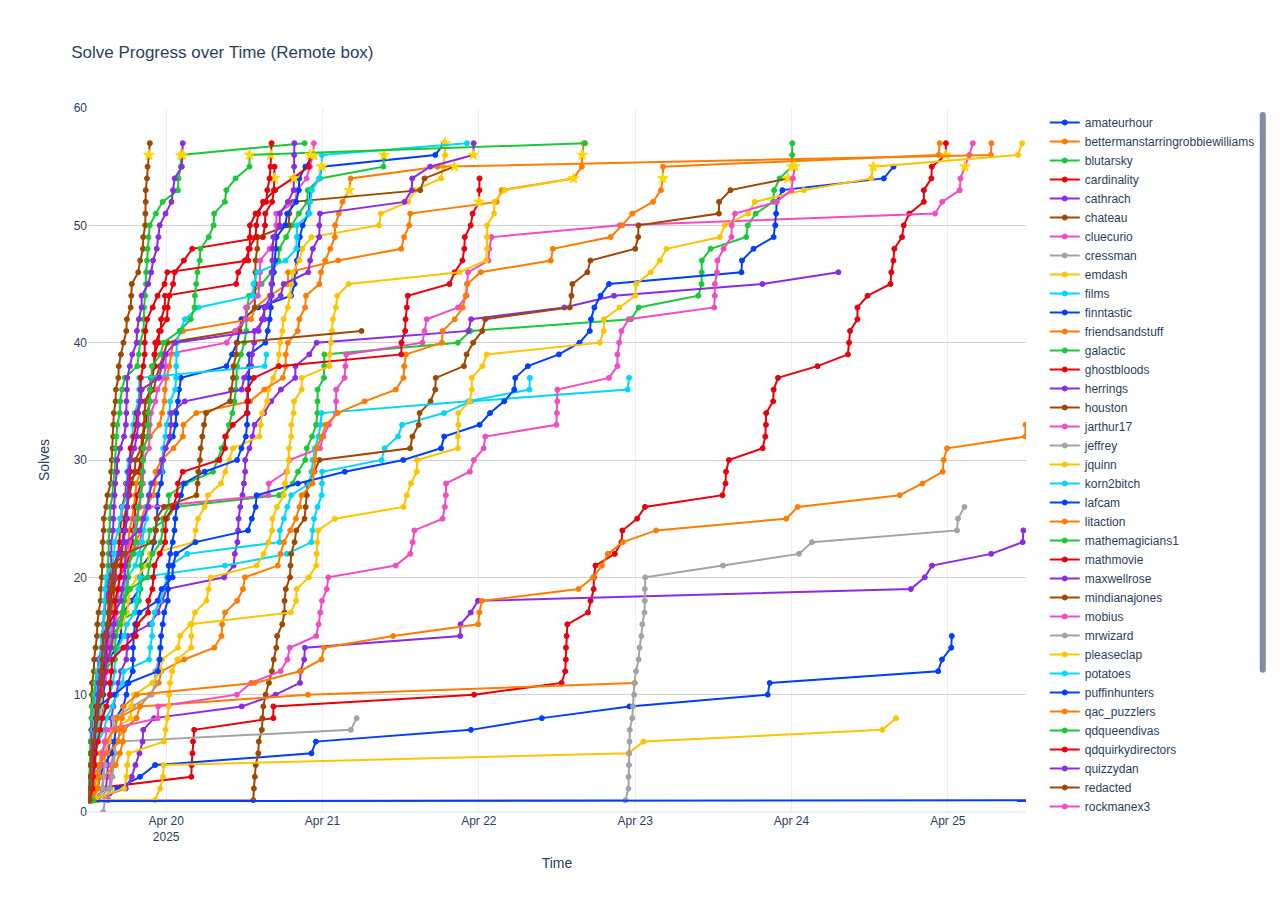
<file: BPH 2025/remote-box-solves.html>
<html>
<head><meta charset="utf-8" /></head>
<body>
    <div>                        <script type="text/javascript">window.PlotlyConfig = {MathJaxConfig: 'local'};</script>
        <script charset="utf-8" src="https://cdn.plot.ly/plotly-2.29.1.min.js"></script>                <div id="e2d17f22-0626-4d36-968b-34a90388df2c" class="plotly-graph-div" style="height:100%; width:100%;"></div>            <script type="text/javascript">                                    window.PLOTLYENV=window.PLOTLYENV || {};                                    if (document.getElementById("e2d17f22-0626-4d36-968b-34a90388df2c")) {                    Plotly.newPlot(                        "e2d17f22-0626-4d36-968b-34a90388df2c",                        [{"hoverinfo":"text","hoverlabel":{"bgcolor":"white","bordercolor":"#023EFF","font":{"color":"#023EFF"}},"line":{"color":"#023EFF"},"marker":{"color":["#023EFF","#023EFF","#023EFF","#023EFF","#023EFF","#023EFF","#023EFF","#023EFF","#023EFF","#023EFF","#023EFF","#023EFF","#023EFF","#023EFF","#023EFF","#023EFF","#023EFF","#023EFF","#023EFF","#023EFF","#023EFF","#023EFF","#023EFF","#023EFF","#023EFF","#023EFF","#023EFF","#023EFF","#023EFF","#023EFF","#023EFF","#023EFF","#023EFF","#023EFF","#023EFF","#023EFF","#023EFF","#023EFF","#023EFF","#023EFF","#023EFF","#023EFF","#023EFF","#023EFF","#023EFF","#023EFF","#023EFF","#023EFF","#023EFF","#023EFF","#023EFF","#023EFF","#023EFF","#023EFF","#023EFF","gold","#023EFF","#023EFF"],"line":{"color":["#023EFF","#023EFF","#023EFF","#023EFF","#023EFF","#023EFF","#023EFF","#023EFF","#023EFF","#023EFF","#023EFF","#023EFF","#023EFF","#023EFF","#023EFF","#023EFF","#023EFF","#023EFF","#023EFF","#023EFF","#023EFF","#023EFF","#023EFF","#023EFF","#023EFF","#023EFF","#023EFF","#023EFF","#023EFF","#023EFF","#023EFF","#023EFF","#023EFF","#023EFF","#023EFF","#023EFF","#023EFF","#023EFF","#023EFF","#023EFF","#023EFF","#023EFF","#023EFF","#023EFF","#023EFF","#023EFF","#023EFF","#023EFF","#023EFF","#023EFF","#023EFF","#023EFF","#023EFF","#023EFF","#023EFF","gold","#023EFF","#023EFF"]},"opacity":1,"size":[5,5,5,5,5,5,5,5,5,5,5,5,5,5,5,5,5,5,5,5,5,5,5,5,5,5,5,5,5,5,5,5,5,5,5,5,5,5,5,5,5,5,5,5,5,5,5,5,5,5,5,5,5,5,5,8,5,5],"symbol":["circle","circle","circle","circle","circle","circle","circle","circle","circle","circle","circle","circle","circle","circle","circle","circle","circle","circle","circle","circle","circle","circle","circle","circle","circle","circle","circle","circle","circle","circle","circle","circle","circle","circle","circle","circle","circle","circle","circle","circle","circle","circle","circle","circle","circle","circle","circle","circle","circle","circle","circle","circle","circle","circle","circle","star","circle","circle"]},"mode":"lines+markers","name":"amateurhour","text":["\u003cb\u003e03\u002f18 2:20 PM\u003cbr\u003eamateurhour \u2022 start\u003c\u002fb\u003e","\u003cb\u003e04\u002f19 12:24 PM\u003cbr\u003eamateurhour \u2022 two-guards-two-doors\u003c\u002fb\u003e","\u003cb\u003e04\u002f19 12:29 PM\u003cbr\u003eamateurhour \u2022 find-ben\u003c\u002fb\u003e","\u003cb\u003e04\u002f19 12:48 PM\u003cbr\u003eamateurhour \u2022 walk-of-fame\u003c\u002fb\u003e","\u003cb\u003e04\u002f19 12:54 PM\u003cbr\u003eamateurhour \u2022 filming-schedule\u003c\u002fb\u003e","\u003cb\u003e04\u002f19 1:01 PM\u003cbr\u003eamateurhour \u2022 two-guards-river\u003c\u002fb\u003e","\u003cb\u003e04\u002f19 1:17 PM\u003cbr\u003eamateurhour \u2022 plagiarism\u003c\u002fb\u003e","\u003cb\u003e04\u002f19 1:20 PM\u003cbr\u003eamateurhour \u2022 ten-guards-ten-doors\u003c\u002fb\u003e","\u003cb\u003e04\u002f19 1:59 PM\u003cbr\u003eamateurhour \u2022 watching-between-the-lines\u003c\u002fb\u003e","\u003cb\u003e04\u002f19 2:14 PM\u003cbr\u003eamateurhour \u2022 connect-the-dots\u003c\u002fb\u003e","\u003cb\u003e04\u002f19 2:20 PM\u003cbr\u003eamateurhour \u2022 one-guard-screen\u003c\u002fb\u003e","\u003cb\u003e04\u002f19 2:36 PM\u003cbr\u003eamateurhour \u2022 opening-sequences\u003c\u002fb\u003e","\u003cb\u003e04\u002f19 2:48 PM\u003cbr\u003eamateurhour \u2022 heist\u003c\u002fb\u003e","\u003cb\u003e04\u002f19 3:06 PM\u003cbr\u003eamateurhour \u2022 hand-letters\u003c\u002fb\u003e","\u003cb\u003e04\u002f19 4:24 PM\u003cbr\u003eamateurhour \u2022 fractal-shanty\u003c\u002fb\u003e","\u003cb\u003e04\u002f19 5:03 PM\u003cbr\u003eamateurhour \u2022 drop-the\u003c\u002fb\u003e","\u003cb\u003e04\u002f19 5:05 PM\u003cbr\u003eamateurhour \u2022 a-fistful-of-cards\u003c\u002fb\u003e","\u003cb\u003e04\u002f19 5:28 PM\u003cbr\u003eamateurhour \u2022 are-you-sure\u003c\u002fb\u003e","\u003cb\u003e04\u002f19 6:35 PM\u003cbr\u003eamateurhour \u2022 balloon-animals\u003c\u002fb\u003e","\u003cb\u003e04\u002f19 7:56 PM\u003cbr\u003eamateurhour \u2022 heist-iii\u003c\u002fb\u003e","\u003cb\u003e04\u002f19 8:15 PM\u003cbr\u003eamateurhour \u2022 a-fistful-of-cards-iii\u003c\u002fb\u003e","\u003cb\u003e04\u002f19 8:20 PM\u003cbr\u003eamateurhour \u2022 six-degrees\u003c\u002fb\u003e","\u003cb\u003e04\u002f19 9:41 PM\u003cbr\u003eamateurhour \u2022 beads\u003c\u002fb\u003e","\u003cb\u003e04\u002f19 10:08 PM\u003cbr\u003eamateurhour \u2022 heist-ii\u003c\u002fb\u003e","\u003cb\u003e04\u002f19 10:23 PM\u003cbr\u003eamateurhour \u2022 a-fistful-of-cards-ii\u003c\u002fb\u003e","\u003cb\u003e04\u002f19 10:36 PM\u003cbr\u003eamateurhour \u2022 aha-erlebnis\u003c\u002fb\u003e","\u003cb\u003e04\u002f19 10:38 PM\u003cbr\u003eamateurhour \u2022 lost-lyric\u003c\u002fb\u003e","\u003cb\u003e04\u002f19 10:39 PM\u003cbr\u003eamateurhour \u2022 youve-got-this-covered\u003c\u002fb\u003e","\u003cb\u003e04\u002f19 11:12 PM\u003cbr\u003eamateurhour \u2022 international-neighbours\u003c\u002fb\u003e","\u003cb\u003e04\u002f19 11:25 PM\u003cbr\u003eamateurhour \u2022 chain-letters\u003c\u002fb\u003e","\u003cb\u003e04\u002f19 11:30 PM\u003cbr\u003eamateurhour \u2022 eye-spy\u003c\u002fb\u003e","\u003cb\u003e04\u002f19 11:48 PM\u003cbr\u003eamateurhour \u2022 whats-my-ride\u003c\u002fb\u003e","\u003cb\u003e04\u002f20 1:01 AM\u003cbr\u003eamateurhour \u2022 m-guards-n-doors-and-k-choices\u003c\u002fb\u003e","\u003cb\u003e04\u002f20 1:26 AM\u003cbr\u003eamateurhour \u2022 piecemeal\u003c\u002fb\u003e","\u003cb\u003e04\u002f20 1:33 AM\u003cbr\u003eamateurhour \u2022 narcissism\u003c\u002fb\u003e","\u003cb\u003e04\u002f20 1:48 AM\u003cbr\u003eamateurhour \u2022 identify-the-piece\u003c\u002fb\u003e","\u003cb\u003e04\u002f20 1:58 AM\u003cbr\u003eamateurhour \u2022 the-snack-zone\u003c\u002fb\u003e","\u003cb\u003e04\u002f20 2:15 AM\u003cbr\u003eamateurhour \u2022 barbie\u003c\u002fb\u003e","\u003cb\u003e04\u002f20 9:15 AM\u003cbr\u003eamateurhour \u2022 imagine\u003c\u002fb\u003e","\u003cb\u003e04\u002f20 10:06 AM\u003cbr\u003eamateurhour \u2022 the-guard-and-the-door\u003c\u002fb\u003e","\u003cb\u003e04\u002f20 10:54 AM\u003cbr\u003eamateurhour \u2022 bluenos-puzzle-box\u003c\u002fb\u003e","\u003cb\u003e04\u002f20 11:16 AM\u003cbr\u003eamateurhour \u2022 secret-ingredient\u003c\u002fb\u003e","\u003cb\u003e04\u002f20 11:33 AM\u003cbr\u003eamateurhour \u2022 sound-of-music\u003c\u002fb\u003e","\u003cb\u003e04\u002f20 2:07 PM\u003cbr\u003eamateurhour \u2022 the-compact-disc\u003c\u002fb\u003e","\u003cb\u003e04\u002f20 7:10 PM\u003cbr\u003eamateurhour \u2022 the-final-heist\u003c\u002fb\u003e","\u003cb\u003e04\u002f20 7:43 PM\u003cbr\u003eamateurhour \u2022 eye-to-eye\u003c\u002fb\u003e","\u003cb\u003e04\u002f20 7:44 PM\u003cbr\u003eamateurhour \u2022 eye-of-the-storm\u003c\u002fb\u003e","\u003cb\u003e04\u002f20 8:04 PM\u003cbr\u003eamateurhour \u2022 like-clockwork\u003c\u002fb\u003e","\u003cb\u003e04\u002f20 8:20 PM\u003cbr\u003eamateurhour \u2022 fridge-magnets\u003c\u002fb\u003e","\u003cb\u003e04\u002f20 8:31 PM\u003cbr\u003eamateurhour \u2022 a-fistful-of-cards-iv\u003c\u002fb\u003e","\u003cb\u003e04\u002f20 8:57 PM\u003cbr\u003eamateurhour \u2022 red-blue\u003c\u002fb\u003e","\u003cb\u003e04\u002f20 9:49 PM\u003cbr\u003eamateurhour \u2022 constellation\u003c\u002fb\u003e","\u003cb\u003e04\u002f20 10:00 PM\u003cbr\u003eamateurhour \u2022 cutting-room-floor\u003c\u002fb\u003e","\u003cb\u003e04\u002f20 10:06 PM\u003cbr\u003eamateurhour \u2022 genetic-counseling\u003c\u002fb\u003e","\u003cb\u003e04\u002f20 11:33 PM\u003cbr\u003eamateurhour \u2022 financial-crimes-3\u003c\u002fb\u003e","\u003cb\u003e04\u002f20 11:54 PM\u003cbr\u003eamateurhour \u2022 boring-plot\u003c\u002fb\u003e","\u003cb\u003e04\u002f21 5:19 PM\u003cbr\u003eamateurhour \u2022 color-wheel\u003c\u002fb\u003e","\u003cb\u003e04\u002f21 6:41 PM\u003cbr\u003eamateurhour \u2022 peanuts\u003c\u002fb\u003e"],"x":["2025-03-18T14:20:42.712000-04:00","2025-04-19T12:24:16.062000-04:00","2025-04-19T12:29:03.504000-04:00","2025-04-19T12:48:51.469000-04:00","2025-04-19T12:54:48.908000-04:00","2025-04-19T13:01:29.097000-04:00","2025-04-19T13:17:39.285000-04:00","2025-04-19T13:20:37.111000-04:00","2025-04-19T13:59:25.982000-04:00","2025-04-19T14:14:43.601000-04:00","2025-04-19T14:20:48.530000-04:00","2025-04-19T14:36:57.623000-04:00","2025-04-19T14:48:19.642000-04:00","2025-04-19T15:06:30.089000-04:00","2025-04-19T16:24:35.178000-04:00","2025-04-19T17:03:32.194000-04:00","2025-04-19T17:05:12.037000-04:00","2025-04-19T17:28:11.461000-04:00","2025-04-19T18:35:50.340000-04:00","2025-04-19T19:56:22.364000-04:00","2025-04-19T20:15:57.106000-04:00","2025-04-19T20:20:33.939000-04:00","2025-04-19T21:41:52.112000-04:00","2025-04-19T22:08:41.683000-04:00","2025-04-19T22:23:46.034000-04:00","2025-04-19T22:36:16.370000-04:00","2025-04-19T22:38:49.525000-04:00","2025-04-19T22:39:54.784000-04:00","2025-04-19T23:12:38.676000-04:00","2025-04-19T23:25:25.232000-04:00","2025-04-19T23:30:38.029000-04:00","2025-04-19T23:48:44.982000-04:00","2025-04-20T01:01:20.046000-04:00","2025-04-20T01:26:44.680000-04:00","2025-04-20T01:33:20.009000-04:00","2025-04-20T01:48:37.569000-04:00","2025-04-20T01:58:04.568000-04:00","2025-04-20T02:15:54.959000-04:00","2025-04-20T09:15:37.477000-04:00","2025-04-20T10:06:30.167000-04:00","2025-04-20T10:54:11.964000-04:00","2025-04-20T11:16:31.293000-04:00","2025-04-20T11:33:01.150000-04:00","2025-04-20T14:07:07.107000-04:00","2025-04-20T19:10:55.257000-04:00","2025-04-20T19:43:11.053000-04:00","2025-04-20T19:44:31.708000-04:00","2025-04-20T20:04:39.764000-04:00","2025-04-20T20:20:02.038000-04:00","2025-04-20T20:31:31.860000-04:00","2025-04-20T20:57:02.178000-04:00","2025-04-20T21:49:54.870000-04:00","2025-04-20T22:00:40.887000-04:00","2025-04-20T22:06:36.151000-04:00","2025-04-20T23:33:10.933000-04:00","2025-04-20T23:54:30.156000-04:00","2025-04-21T17:19:12.865000-04:00","2025-04-21T18:41:17.141000-04:00"],"y":[0,1,2,3,4,5,6,7,8,9,10,11,12,13,14,15,16,17,18,19,20,21,22,23,24,25,26,27,28,29,30,31,32,33,34,35,36,37,38,39,40,41,42,43,44,45,46,47,48,49,50,51,52,53,54,55,56,57],"type":"scatter"},{"hoverinfo":"text","hoverlabel":{"bgcolor":"white","bordercolor":"#FF7C00","font":{"color":"#FF7C00"}},"line":{"color":"#FF7C00"},"marker":{"color":["#FF7C00","#FF7C00","#FF7C00","#FF7C00","#FF7C00","#FF7C00","#FF7C00","#FF7C00","#FF7C00","#FF7C00","#FF7C00","#FF7C00","#FF7C00","#FF7C00","#FF7C00","#FF7C00","#FF7C00","#FF7C00","#FF7C00","#FF7C00","#FF7C00","#FF7C00","#FF7C00","#FF7C00","#FF7C00","#FF7C00","#FF7C00","#FF7C00","#FF7C00","#FF7C00","#FF7C00","#FF7C00","#FF7C00","#FF7C00","#FF7C00","#FF7C00","#FF7C00","#FF7C00","#FF7C00","#FF7C00","#FF7C00","#FF7C00","#FF7C00","#FF7C00","#FF7C00","#FF7C00","#FF7C00","#FF7C00","#FF7C00","#FF7C00","#FF7C00","#FF7C00","#FF7C00","#FF7C00","#FF7C00","#FF7C00","gold","#FF7C00"],"line":{"color":["#FF7C00","#FF7C00","#FF7C00","#FF7C00","#FF7C00","#FF7C00","#FF7C00","#FF7C00","#FF7C00","#FF7C00","#FF7C00","#FF7C00","#FF7C00","#FF7C00","#FF7C00","#FF7C00","#FF7C00","#FF7C00","#FF7C00","#FF7C00","#FF7C00","#FF7C00","#FF7C00","#FF7C00","#FF7C00","#FF7C00","#FF7C00","#FF7C00","#FF7C00","#FF7C00","#FF7C00","#FF7C00","#FF7C00","#FF7C00","#FF7C00","#FF7C00","#FF7C00","#FF7C00","#FF7C00","#FF7C00","#FF7C00","#FF7C00","#FF7C00","#FF7C00","#FF7C00","#FF7C00","#FF7C00","#FF7C00","#FF7C00","#FF7C00","#FF7C00","#FF7C00","#FF7C00","#FF7C00","#FF7C00","#FF7C00","gold","#FF7C00"]},"opacity":1,"size":[5,5,5,5,5,5,5,5,5,5,5,5,5,5,5,5,5,5,5,5,5,5,5,5,5,5,5,5,5,5,5,5,5,5,5,5,5,5,5,5,5,5,5,5,5,5,5,5,5,5,5,5,5,5,5,5,8,5],"symbol":["circle","circle","circle","circle","circle","circle","circle","circle","circle","circle","circle","circle","circle","circle","circle","circle","circle","circle","circle","circle","circle","circle","circle","circle","circle","circle","circle","circle","circle","circle","circle","circle","circle","circle","circle","circle","circle","circle","circle","circle","circle","circle","circle","circle","circle","circle","circle","circle","circle","circle","circle","circle","circle","circle","circle","circle","star","circle"]},"mode":"lines+markers","name":"bettermanstarringrobbiewilliams","text":["\u003cb\u003e03\u002f06 4:19 PM\u003cbr\u003ebettermanstarringrobbiewilliams \u2022 start\u003c\u002fb\u003e","\u003cb\u003e04\u002f19 12:20 PM\u003cbr\u003ebettermanstarringrobbiewilliams \u2022 two-guards-two-doors\u003c\u002fb\u003e","\u003cb\u003e04\u002f19 12:21 PM\u003cbr\u003ebettermanstarringrobbiewilliams \u2022 find-ben\u003c\u002fb\u003e","\u003cb\u003e04\u002f19 12:34 PM\u003cbr\u003ebettermanstarringrobbiewilliams \u2022 filming-schedule\u003c\u002fb\u003e","\u003cb\u003e04\u002f19 12:39 PM\u003cbr\u003ebettermanstarringrobbiewilliams \u2022 heist\u003c\u002fb\u003e","\u003cb\u003e04\u002f19 12:50 PM\u003cbr\u003ebettermanstarringrobbiewilliams \u2022 drop-the\u003c\u002fb\u003e","\u003cb\u003e04\u002f19 12:51 PM\u003cbr\u003ebettermanstarringrobbiewilliams \u2022 a-fistful-of-cards\u003c\u002fb\u003e","\u003cb\u003e04\u002f19 1:08 PM\u003cbr\u003ebettermanstarringrobbiewilliams \u2022 ten-guards-ten-doors\u003c\u002fb\u003e","\u003cb\u003e04\u002f19 1:11 PM\u003cbr\u003ebettermanstarringrobbiewilliams \u2022 two-guards-river\u003c\u002fb\u003e","\u003cb\u003e04\u002f19 1:15 PM\u003cbr\u003ebettermanstarringrobbiewilliams \u2022 peanuts\u003c\u002fb\u003e","\u003cb\u003e04\u002f19 1:39 PM\u003cbr\u003ebettermanstarringrobbiewilliams \u2022 plagiarism\u003c\u002fb\u003e","\u003cb\u003e04\u002f19 1:57 PM\u003cbr\u003ebettermanstarringrobbiewilliams \u2022 walk-of-fame\u003c\u002fb\u003e","\u003cb\u003e04\u002f19 2:01 PM\u003cbr\u003ebettermanstarringrobbiewilliams \u2022 beads\u003c\u002fb\u003e","\u003cb\u003e04\u002f19 2:16 PM\u003cbr\u003ebettermanstarringrobbiewilliams \u2022 heist-ii\u003c\u002fb\u003e","\u003cb\u003e04\u002f19 2:17 PM\u003cbr\u003ebettermanstarringrobbiewilliams \u2022 youve-got-this-covered\u003c\u002fb\u003e","\u003cb\u003e04\u002f19 2:19 PM\u003cbr\u003ebettermanstarringrobbiewilliams \u2022 a-fistful-of-cards-ii\u003c\u002fb\u003e","\u003cb\u003e04\u002f19 2:21 PM\u003cbr\u003ebettermanstarringrobbiewilliams \u2022 aha-erlebnis\u003c\u002fb\u003e","\u003cb\u003e04\u002f19 2:23 PM\u003cbr\u003ebettermanstarringrobbiewilliams \u2022 lost-lyric\u003c\u002fb\u003e","\u003cb\u003e04\u002f19 2:43 PM\u003cbr\u003ebettermanstarringrobbiewilliams \u2022 m-guards-n-doors-and-k-choices\u003c\u002fb\u003e","\u003cb\u003e04\u002f19 3:26 PM\u003cbr\u003ebettermanstarringrobbiewilliams \u2022 bluenos-puzzle-box\u003c\u002fb\u003e","\u003cb\u003e04\u002f19 3:45 PM\u003cbr\u003ebettermanstarringrobbiewilliams \u2022 the-snack-zone\u003c\u002fb\u003e","\u003cb\u003e04\u002f19 4:33 PM\u003cbr\u003ebettermanstarringrobbiewilliams \u2022 whats-my-ride\u003c\u002fb\u003e","\u003cb\u003e04\u002f19 5:44 PM\u003cbr\u003ebettermanstarringrobbiewilliams \u2022 one-guard-screen\u003c\u002fb\u003e","\u003cb\u003e04\u002f19 6:12 PM\u003cbr\u003ebettermanstarringrobbiewilliams \u2022 chain-letters\u003c\u002fb\u003e","\u003cb\u003e04\u002f19 6:20 PM\u003cbr\u003ebettermanstarringrobbiewilliams \u2022 hand-letters\u003c\u002fb\u003e","\u003cb\u003e04\u002f19 6:46 PM\u003cbr\u003ebettermanstarringrobbiewilliams \u2022 heist-iii\u003c\u002fb\u003e","\u003cb\u003e04\u002f19 7:01 PM\u003cbr\u003ebettermanstarringrobbiewilliams \u2022 are-you-sure\u003c\u002fb\u003e","\u003cb\u003e04\u002f19 7:16 PM\u003cbr\u003ebettermanstarringrobbiewilliams \u2022 six-degrees\u003c\u002fb\u003e","\u003cb\u003e04\u002f19 7:24 PM\u003cbr\u003ebettermanstarringrobbiewilliams \u2022 the-guard-and-the-door\u003c\u002fb\u003e","\u003cb\u003e04\u002f19 8:03 PM\u003cbr\u003ebettermanstarringrobbiewilliams \u2022 secret-ingredient\u003c\u002fb\u003e","\u003cb\u003e04\u002f19 8:03 PM\u003cbr\u003ebettermanstarringrobbiewilliams \u2022 opening-sequences\u003c\u002fb\u003e","\u003cb\u003e04\u002f19 8:16 PM\u003cbr\u003ebettermanstarringrobbiewilliams \u2022 a-fistful-of-cards-iii\u003c\u002fb\u003e","\u003cb\u003e04\u002f19 9:30 PM\u003cbr\u003ebettermanstarringrobbiewilliams \u2022 watching-between-the-lines\u003c\u002fb\u003e","\u003cb\u003e04\u002f19 10:58 PM\u003cbr\u003ebettermanstarringrobbiewilliams \u2022 imagine\u003c\u002fb\u003e","\u003cb\u003e04\u002f19 11:22 PM\u003cbr\u003ebettermanstarringrobbiewilliams \u2022 connect-the-dots\u003c\u002fb\u003e","\u003cb\u003e04\u002f19 11:44 PM\u003cbr\u003ebettermanstarringrobbiewilliams \u2022 fractal-shanty\u003c\u002fb\u003e","\u003cb\u003e04\u002f19 11:47 PM\u003cbr\u003ebettermanstarringrobbiewilliams \u2022 balloon-animals\u003c\u002fb\u003e","\u003cb\u003e04\u002f20 12:04 AM\u003cbr\u003ebettermanstarringrobbiewilliams \u2022 sound-of-music\u003c\u002fb\u003e","\u003cb\u003e04\u002f20 12:29 AM\u003cbr\u003ebettermanstarringrobbiewilliams \u2022 piecemeal\u003c\u002fb\u003e","\u003cb\u003e04\u002f20 12:45 AM\u003cbr\u003ebettermanstarringrobbiewilliams \u2022 narcissism\u003c\u002fb\u003e","\u003cb\u003e04\u002f20 1:03 AM\u003cbr\u003ebettermanstarringrobbiewilliams \u2022 financial-crimes-3\u003c\u002fb\u003e","\u003cb\u003e04\u002f20 2:35 AM\u003cbr\u003ebettermanstarringrobbiewilliams \u2022 barbie\u003c\u002fb\u003e","\u003cb\u003e04\u002f20 1:02 PM\u003cbr\u003ebettermanstarringrobbiewilliams \u2022 eye-of-the-storm\u003c\u002fb\u003e","\u003cb\u003e04\u002f20 1:42 PM\u003cbr\u003ebettermanstarringrobbiewilliams \u2022 eye-spy\u003c\u002fb\u003e","\u003cb\u003e04\u002f20 3:53 PM\u003cbr\u003ebettermanstarringrobbiewilliams \u2022 genetic-counseling\u003c\u002fb\u003e","\u003cb\u003e04\u002f20 6:41 PM\u003cbr\u003ebettermanstarringrobbiewilliams \u2022 identify-the-piece\u003c\u002fb\u003e","\u003cb\u003e04\u002f20 6:42 PM\u003cbr\u003ebettermanstarringrobbiewilliams \u2022 boring-plot\u003c\u002fb\u003e","\u003cb\u003e04\u002f21 2:24 AM\u003cbr\u003ebettermanstarringrobbiewilliams \u2022 international-neighbours\u003c\u002fb\u003e","\u003cb\u003e04\u002f21 12:05 PM\u003cbr\u003ebettermanstarringrobbiewilliams \u2022 color-wheel\u003c\u002fb\u003e","\u003cb\u003e04\u002f21 12:32 PM\u003cbr\u003ebettermanstarringrobbiewilliams \u2022 constellation\u003c\u002fb\u003e","\u003cb\u003e04\u002f21 1:18 PM\u003cbr\u003ebettermanstarringrobbiewilliams \u2022 red-blue\u003c\u002fb\u003e","\u003cb\u003e04\u002f21 1:27 PM\u003cbr\u003ebettermanstarringrobbiewilliams \u2022 eye-to-eye\u003c\u002fb\u003e","\u003cb\u003e04\u002f22 2:43 AM\u003cbr\u003ebettermanstarringrobbiewilliams \u2022 fridge-magnets\u003c\u002fb\u003e","\u003cb\u003e04\u002f22 3:31 AM\u003cbr\u003ebettermanstarringrobbiewilliams \u2022 the-final-heist\u003c\u002fb\u003e","\u003cb\u003e04\u002f22 2:33 PM\u003cbr\u003ebettermanstarringrobbiewilliams \u2022 like-clockwork\u003c\u002fb\u003e","\u003cb\u003e04\u002f22 3:48 PM\u003cbr\u003ebettermanstarringrobbiewilliams \u2022 the-compact-disc\u003c\u002fb\u003e","\u003cb\u003e04\u002f22 3:52 PM\u003cbr\u003ebettermanstarringrobbiewilliams \u2022 cutting-room-floor\u003c\u002fb\u003e","\u003cb\u003e04\u002f22 4:06 PM\u003cbr\u003ebettermanstarringrobbiewilliams \u2022 a-fistful-of-cards-iv\u003c\u002fb\u003e"],"x":["2025-03-06T16:19:08.081000-05:00","2025-04-19T12:20:08.534000-04:00","2025-04-19T12:21:27.479000-04:00","2025-04-19T12:34:23.406000-04:00","2025-04-19T12:39:34.856000-04:00","2025-04-19T12:50:58.540000-04:00","2025-04-19T12:51:44.504000-04:00","2025-04-19T13:08:15.657000-04:00","2025-04-19T13:11:42.047000-04:00","2025-04-19T13:15:27.786000-04:00","2025-04-19T13:39:58.928000-04:00","2025-04-19T13:57:40.790000-04:00","2025-04-19T14:01:07.106000-04:00","2025-04-19T14:16:21.408000-04:00","2025-04-19T14:17:13.321000-04:00","2025-04-19T14:19:15.946000-04:00","2025-04-19T14:21:49.346000-04:00","2025-04-19T14:23:18.558000-04:00","2025-04-19T14:43:22.025000-04:00","2025-04-19T15:26:30.987000-04:00","2025-04-19T15:45:03.445000-04:00","2025-04-19T16:33:37.544000-04:00","2025-04-19T17:44:46.408000-04:00","2025-04-19T18:12:48.317000-04:00","2025-04-19T18:20:25.019000-04:00","2025-04-19T18:46:51.800000-04:00","2025-04-19T19:01:36.785000-04:00","2025-04-19T19:16:47.792000-04:00","2025-04-19T19:24:18.230000-04:00","2025-04-19T20:03:00.182000-04:00","2025-04-19T20:03:24.935000-04:00","2025-04-19T20:16:09.051000-04:00","2025-04-19T21:30:05.135000-04:00","2025-04-19T22:58:24.905000-04:00","2025-04-19T23:22:47.926000-04:00","2025-04-19T23:44:15.679000-04:00","2025-04-19T23:47:47.765000-04:00","2025-04-20T00:04:27.574000-04:00","2025-04-20T00:29:24.073000-04:00","2025-04-20T00:45:36.713000-04:00","2025-04-20T01:03:20.709000-04:00","2025-04-20T02:35:48.510000-04:00","2025-04-20T13:02:11.822000-04:00","2025-04-20T13:42:17.519000-04:00","2025-04-20T15:53:04.960000-04:00","2025-04-20T18:41:47.176000-04:00","2025-04-20T18:42:44.530000-04:00","2025-04-21T02:24:07.236000-04:00","2025-04-21T12:05:21.313000-04:00","2025-04-21T12:32:02.228000-04:00","2025-04-21T13:18:45.294000-04:00","2025-04-21T13:27:59.182000-04:00","2025-04-22T02:43:31.704000-04:00","2025-04-22T03:31:40.520000-04:00","2025-04-22T14:33:35.645000-04:00","2025-04-22T15:48:41.395000-04:00","2025-04-22T15:52:10.912000-04:00","2025-04-22T16:06:25.812000-04:00"],"y":[0,1,2,3,4,5,6,7,8,9,10,11,12,13,14,15,16,17,18,19,20,21,22,23,24,25,26,27,28,29,30,31,32,33,34,35,36,37,38,39,40,41,42,43,44,45,46,47,48,49,50,51,52,53,54,55,56,57],"type":"scatter"},{"hoverinfo":"text","hoverlabel":{"bgcolor":"white","bordercolor":"#1AC938","font":{"color":"#1AC938"}},"line":{"color":"#1AC938"},"marker":{"color":["#1AC938","#1AC938","#1AC938","#1AC938","#1AC938","#1AC938","#1AC938","#1AC938","#1AC938","#1AC938","#1AC938","#1AC938","#1AC938","#1AC938","#1AC938","#1AC938","#1AC938","#1AC938","#1AC938","#1AC938","#1AC938","#1AC938","#1AC938","#1AC938","#1AC938","#1AC938","#1AC938","#1AC938","#1AC938","#1AC938","#1AC938","#1AC938","#1AC938","#1AC938","#1AC938","#1AC938","#1AC938","#1AC938","#1AC938","#1AC938","#1AC938","#1AC938","#1AC938","#1AC938","#1AC938","#1AC938","#1AC938","#1AC938","#1AC938","#1AC938","#1AC938","#1AC938","#1AC938","#1AC938","#1AC938","gold","#1AC938","#1AC938"],"line":{"color":["#1AC938","#1AC938","#1AC938","#1AC938","#1AC938","#1AC938","#1AC938","#1AC938","#1AC938","#1AC938","#1AC938","#1AC938","#1AC938","#1AC938","#1AC938","#1AC938","#1AC938","#1AC938","#1AC938","#1AC938","#1AC938","#1AC938","#1AC938","#1AC938","#1AC938","#1AC938","#1AC938","#1AC938","#1AC938","#1AC938","#1AC938","#1AC938","#1AC938","#1AC938","#1AC938","#1AC938","#1AC938","#1AC938","#1AC938","#1AC938","#1AC938","#1AC938","#1AC938","#1AC938","#1AC938","#1AC938","#1AC938","#1AC938","#1AC938","#1AC938","#1AC938","#1AC938","#1AC938","#1AC938","#1AC938","gold","#1AC938","#1AC938"]},"opacity":1,"size":[5,5,5,5,5,5,5,5,5,5,5,5,5,5,5,5,5,5,5,5,5,5,5,5,5,5,5,5,5,5,5,5,5,5,5,5,5,5,5,5,5,5,5,5,5,5,5,5,5,5,5,5,5,5,5,8,5,5],"symbol":["circle","circle","circle","circle","circle","circle","circle","circle","circle","circle","circle","circle","circle","circle","circle","circle","circle","circle","circle","circle","circle","circle","circle","circle","circle","circle","circle","circle","circle","circle","circle","circle","circle","circle","circle","circle","circle","circle","circle","circle","circle","circle","circle","circle","circle","circle","circle","circle","circle","circle","circle","circle","circle","circle","circle","star","circle","circle"]},"mode":"lines+markers","name":"blutarsky","text":["\u003cb\u003e02\u002f02 5:49 PM\u003cbr\u003eblutarsky \u2022 start\u003c\u002fb\u003e","\u003cb\u003e04\u002f19 12:27 PM\u003cbr\u003eblutarsky \u2022 two-guards-two-doors\u003c\u002fb\u003e","\u003cb\u003e04\u002f19 12:31 PM\u003cbr\u003eblutarsky \u2022 walk-of-fame\u003c\u002fb\u003e","\u003cb\u003e04\u002f19 12:45 PM\u003cbr\u003eblutarsky \u2022 find-ben\u003c\u002fb\u003e","\u003cb\u003e04\u002f19 12:50 PM\u003cbr\u003eblutarsky \u2022 filming-schedule\u003c\u002fb\u003e","\u003cb\u003e04\u002f19 12:56 PM\u003cbr\u003eblutarsky \u2022 drop-the\u003c\u002fb\u003e","\u003cb\u003e04\u002f19 12:58 PM\u003cbr\u003eblutarsky \u2022 a-fistful-of-cards\u003c\u002fb\u003e","\u003cb\u003e04\u002f19 1:05 PM\u003cbr\u003eblutarsky \u2022 heist\u003c\u002fb\u003e","\u003cb\u003e04\u002f19 1:12 PM\u003cbr\u003eblutarsky \u2022 two-guards-river\u003c\u002fb\u003e","\u003cb\u003e04\u002f19 1:40 PM\u003cbr\u003eblutarsky \u2022 peanuts\u003c\u002fb\u003e","\u003cb\u003e04\u002f19 1:42 PM\u003cbr\u003eblutarsky \u2022 plagiarism\u003c\u002fb\u003e","\u003cb\u003e04\u002f19 2:04 PM\u003cbr\u003eblutarsky \u2022 watching-between-the-lines\u003c\u002fb\u003e","\u003cb\u003e04\u002f19 2:32 PM\u003cbr\u003eblutarsky \u2022 connect-the-dots\u003c\u002fb\u003e","\u003cb\u003e04\u002f19 2:49 PM\u003cbr\u003eblutarsky \u2022 balloon-animals\u003c\u002fb\u003e","\u003cb\u003e04\u002f19 3:02 PM\u003cbr\u003eblutarsky \u2022 fractal-shanty\u003c\u002fb\u003e","\u003cb\u003e04\u002f19 3:33 PM\u003cbr\u003eblutarsky \u2022 ten-guards-ten-doors\u003c\u002fb\u003e","\u003cb\u003e04\u002f19 3:45 PM\u003cbr\u003eblutarsky \u2022 beads\u003c\u002fb\u003e","\u003cb\u003e04\u002f19 7:12 PM\u003cbr\u003eblutarsky \u2022 a-fistful-of-cards-ii\u003c\u002fb\u003e","\u003cb\u003e04\u002f19 7:48 PM\u003cbr\u003eblutarsky \u2022 one-guard-screen\u003c\u002fb\u003e","\u003cb\u003e04\u002f19 8:04 PM\u003cbr\u003eblutarsky \u2022 heist-ii\u003c\u002fb\u003e","\u003cb\u003e04\u002f19 8:05 PM\u003cbr\u003eblutarsky \u2022 aha-erlebnis\u003c\u002fb\u003e","\u003cb\u003e04\u002f19 8:08 PM\u003cbr\u003eblutarsky \u2022 lost-lyric\u003c\u002fb\u003e","\u003cb\u003e04\u002f19 8:10 PM\u003cbr\u003eblutarsky \u2022 youve-got-this-covered\u003c\u002fb\u003e","\u003cb\u003e04\u002f19 9:16 PM\u003cbr\u003eblutarsky \u2022 m-guards-n-doors-and-k-choices\u003c\u002fb\u003e","\u003cb\u003e04\u002f19 9:30 PM\u003cbr\u003eblutarsky \u2022 the-guard-and-the-door\u003c\u002fb\u003e","\u003cb\u003e04\u002f20 12:10 AM\u003cbr\u003eblutarsky \u2022 identify-the-piece\u003c\u002fb\u003e","\u003cb\u003e04\u002f20 1:22 AM\u003cbr\u003eblutarsky \u2022 the-snack-zone\u003c\u002fb\u003e","\u003cb\u003e04\u002f20 5:20 PM\u003cbr\u003eblutarsky \u2022 chain-letters\u003c\u002fb\u003e","\u003cb\u003e04\u002f20 7:26 PM\u003cbr\u003eblutarsky \u2022 hand-letters\u003c\u002fb\u003e","\u003cb\u003e04\u002f20 8:13 PM\u003cbr\u003eblutarsky \u2022 international-neighbours\u003c\u002fb\u003e","\u003cb\u003e04\u002f20 9:21 PM\u003cbr\u003eblutarsky \u2022 eye-spy\u003c\u002fb\u003e","\u003cb\u003e04\u002f20 9:34 PM\u003cbr\u003eblutarsky \u2022 whats-my-ride\u003c\u002fb\u003e","\u003cb\u003e04\u002f20 10:23 PM\u003cbr\u003eblutarsky \u2022 a-fistful-of-cards-iii\u003c\u002fb\u003e","\u003cb\u003e04\u002f20 11:01 PM\u003cbr\u003eblutarsky \u2022 six-degrees\u003c\u002fb\u003e","\u003cb\u003e04\u002f20 11:12 PM\u003cbr\u003eblutarsky \u2022 opening-sequences\u003c\u002fb\u003e","\u003cb\u003e04\u002f20 11:14 PM\u003cbr\u003eblutarsky \u2022 are-you-sure\u003c\u002fb\u003e","\u003cb\u003e04\u002f20 11:14 PM\u003cbr\u003eblutarsky \u2022 heist-iii\u003c\u002fb\u003e","\u003cb\u003e04\u002f21 12:13 AM\u003cbr\u003eblutarsky \u2022 piecemeal\u003c\u002fb\u003e","\u003cb\u003e04\u002f21 12:16 AM\u003cbr\u003eblutarsky \u2022 narcissism\u003c\u002fb\u003e","\u003cb\u003e04\u002f21 12:17 AM\u003cbr\u003eblutarsky \u2022 financial-crimes-3\u003c\u002fb\u003e","\u003cb\u003e04\u002f21 8:46 PM\u003cbr\u003eblutarsky \u2022 secret-ingredient\u003c\u002fb\u003e","\u003cb\u003e04\u002f21 10:42 PM\u003cbr\u003eblutarsky \u2022 eye-of-the-storm\u003c\u002fb\u003e","\u003cb\u003e04\u002f22 11:21 PM\u003cbr\u003eblutarsky \u2022 genetic-counseling\u003c\u002fb\u003e","\u003cb\u003e04\u002f23 12:32 AM\u003cbr\u003eblutarsky \u2022 sound-of-music\u003c\u002fb\u003e","\u003cb\u003e04\u002f23 9:41 AM\u003cbr\u003eblutarsky \u2022 imagine\u003c\u002fb\u003e","\u003cb\u003e04\u002f23 10:11 AM\u003cbr\u003eblutarsky \u2022 barbie\u003c\u002fb\u003e","\u003cb\u003e04\u002f23 10:12 AM\u003cbr\u003eblutarsky \u2022 boring-plot\u003c\u002fb\u003e","\u003cb\u003e04\u002f23 10:13 AM\u003cbr\u003eblutarsky \u2022 bluenos-puzzle-box\u003c\u002fb\u003e","\u003cb\u003e04\u002f23 11:35 AM\u003cbr\u003eblutarsky \u2022 color-wheel\u003c\u002fb\u003e","\u003cb\u003e04\u002f23 5:02 PM\u003cbr\u003eblutarsky \u2022 a-fistful-of-cards-iv\u003c\u002fb\u003e","\u003cb\u003e04\u002f23 5:17 PM\u003cbr\u003eblutarsky \u2022 eye-to-eye\u003c\u002fb\u003e","\u003cb\u003e04\u002f23 6:29 PM\u003cbr\u003eblutarsky \u2022 fridge-magnets\u003c\u002fb\u003e","\u003cb\u003e04\u002f23 9:11 PM\u003cbr\u003eblutarsky \u2022 constellation\u003c\u002fb\u003e","\u003cb\u003e04\u002f23 9:19 PM\u003cbr\u003eblutarsky \u2022 like-clockwork\u003c\u002fb\u003e","\u003cb\u003e04\u002f23 10:11 PM\u003cbr\u003eblutarsky \u2022 red-blue\u003c\u002fb\u003e","\u003cb\u003e04\u002f24 12:02 AM\u003cbr\u003eblutarsky \u2022 cutting-room-floor\u003c\u002fb\u003e","\u003cb\u003e04\u002f24 12:05 AM\u003cbr\u003eblutarsky \u2022 the-final-heist\u003c\u002fb\u003e","\u003cb\u003e04\u002f24 12:07 AM\u003cbr\u003eblutarsky \u2022 the-compact-disc\u003c\u002fb\u003e"],"x":["2025-02-02T17:49:20.993000-05:00","2025-04-19T12:27:14.500000-04:00","2025-04-19T12:31:25.997000-04:00","2025-04-19T12:45:32.543000-04:00","2025-04-19T12:50:23.950000-04:00","2025-04-19T12:56:48.159000-04:00","2025-04-19T12:58:56.562000-04:00","2025-04-19T13:05:46.533000-04:00","2025-04-19T13:12:43.431000-04:00","2025-04-19T13:40:42.356000-04:00","2025-04-19T13:42:48.574000-04:00","2025-04-19T14:04:59.921000-04:00","2025-04-19T14:32:05.758000-04:00","2025-04-19T14:49:48.678000-04:00","2025-04-19T15:02:19.460000-04:00","2025-04-19T15:33:21.948000-04:00","2025-04-19T15:45:53.541000-04:00","2025-04-19T19:12:33.947000-04:00","2025-04-19T19:48:56.205000-04:00","2025-04-19T20:04:08.149000-04:00","2025-04-19T20:05:48.704000-04:00","2025-04-19T20:08:08.225000-04:00","2025-04-19T20:10:20.830000-04:00","2025-04-19T21:16:01.247000-04:00","2025-04-19T21:30:06.926000-04:00","2025-04-20T00:10:14.680000-04:00","2025-04-20T01:22:20.673000-04:00","2025-04-20T17:20:07.838000-04:00","2025-04-20T19:26:07.832000-04:00","2025-04-20T20:13:52.743000-04:00","2025-04-20T21:21:15.958000-04:00","2025-04-20T21:34:43.135000-04:00","2025-04-20T22:23:58.343000-04:00","2025-04-20T23:01:13.467000-04:00","2025-04-20T23:12:30.742000-04:00","2025-04-20T23:14:06.134000-04:00","2025-04-20T23:14:51.327000-04:00","2025-04-21T00:13:28.161000-04:00","2025-04-21T00:16:39.716000-04:00","2025-04-21T00:17:24.754000-04:00","2025-04-21T20:46:21.201000-04:00","2025-04-21T22:42:05.392000-04:00","2025-04-22T23:21:53.709000-04:00","2025-04-23T00:32:48.299000-04:00","2025-04-23T09:41:59.110000-04:00","2025-04-23T10:11:59.547000-04:00","2025-04-23T10:12:57.301000-04:00","2025-04-23T10:13:41.092000-04:00","2025-04-23T11:35:07.154000-04:00","2025-04-23T17:02:49.543000-04:00","2025-04-23T17:17:20.475000-04:00","2025-04-23T18:29:52.075000-04:00","2025-04-23T21:11:01.744000-04:00","2025-04-23T21:19:47.180000-04:00","2025-04-23T22:11:24.404000-04:00","2025-04-24T00:02:57.471000-04:00","2025-04-24T00:05:36.022000-04:00","2025-04-24T00:07:20.565000-04:00"],"y":[0,1,2,3,4,5,6,7,8,9,10,11,12,13,14,15,16,17,18,19,20,21,22,23,24,25,26,27,28,29,30,31,32,33,34,35,36,37,38,39,40,41,42,43,44,45,46,47,48,49,50,51,52,53,54,55,56,57],"type":"scatter"},{"hoverinfo":"text","hoverlabel":{"bgcolor":"white","bordercolor":"#E8000B","font":{"color":"#E8000B"}},"line":{"color":"#E8000B"},"marker":{"color":["#E8000B","#E8000B","#E8000B","#E8000B","#E8000B","#E8000B","#E8000B","#E8000B","#E8000B","#E8000B","#E8000B","#E8000B","#E8000B","#E8000B","#E8000B","#E8000B","#E8000B","#E8000B","#E8000B","#E8000B","#E8000B","#E8000B","#E8000B","#E8000B","#E8000B","#E8000B","#E8000B","#E8000B","#E8000B","#E8000B","#E8000B","#E8000B","#E8000B","#E8000B","#E8000B","#E8000B","#E8000B","#E8000B","#E8000B","#E8000B","#E8000B","#E8000B","#E8000B","#E8000B","#E8000B","#E8000B","#E8000B","#E8000B","#E8000B","#E8000B","#E8000B","#E8000B","#E8000B","#E8000B","#E8000B","#E8000B","gold","#E8000B"],"line":{"color":["#E8000B","#E8000B","#E8000B","#E8000B","#E8000B","#E8000B","#E8000B","#E8000B","#E8000B","#E8000B","#E8000B","#E8000B","#E8000B","#E8000B","#E8000B","#E8000B","#E8000B","#E8000B","#E8000B","#E8000B","#E8000B","#E8000B","#E8000B","#E8000B","#E8000B","#E8000B","#E8000B","#E8000B","#E8000B","#E8000B","#E8000B","#E8000B","#E8000B","#E8000B","#E8000B","#E8000B","#E8000B","#E8000B","#E8000B","#E8000B","#E8000B","#E8000B","#E8000B","#E8000B","#E8000B","#E8000B","#E8000B","#E8000B","#E8000B","#E8000B","#E8000B","#E8000B","#E8000B","#E8000B","#E8000B","#E8000B","gold","#E8000B"]},"opacity":1,"size":[5,5,5,5,5,5,5,5,5,5,5,5,5,5,5,5,5,5,5,5,5,5,5,5,5,5,5,5,5,5,5,5,5,5,5,5,5,5,5,5,5,5,5,5,5,5,5,5,5,5,5,5,5,5,5,5,8,5],"symbol":["circle","circle","circle","circle","circle","circle","circle","circle","circle","circle","circle","circle","circle","circle","circle","circle","circle","circle","circle","circle","circle","circle","circle","circle","circle","circle","circle","circle","circle","circle","circle","circle","circle","circle","circle","circle","circle","circle","circle","circle","circle","circle","circle","circle","circle","circle","circle","circle","circle","circle","circle","circle","circle","circle","circle","circle","star","circle"]},"mode":"lines+markers","name":"cardinality","text":["\u003cb\u003e03\u002f03 11:34 PM\u003cbr\u003ecardinality \u2022 start\u003c\u002fb\u003e","\u003cb\u003e04\u002f19 12:11 PM\u003cbr\u003ecardinality \u2022 two-guards-two-doors\u003c\u002fb\u003e","\u003cb\u003e04\u002f19 1:02 PM\u003cbr\u003ecardinality \u2022 walk-of-fame\u003c\u002fb\u003e","\u003cb\u003e04\u002f20 3:51 AM\u003cbr\u003ecardinality \u2022 find-ben\u003c\u002fb\u003e","\u003cb\u003e04\u002f20 3:54 AM\u003cbr\u003ecardinality \u2022 filming-schedule\u003c\u002fb\u003e","\u003cb\u003e04\u002f20 4:02 AM\u003cbr\u003ecardinality \u2022 ten-guards-ten-doors\u003c\u002fb\u003e","\u003cb\u003e04\u002f20 4:07 AM\u003cbr\u003ecardinality \u2022 two-guards-river\u003c\u002fb\u003e","\u003cb\u003e04\u002f20 4:17 AM\u003cbr\u003ecardinality \u2022 plagiarism\u003c\u002fb\u003e","\u003cb\u003e04\u002f20 4:26 PM\u003cbr\u003ecardinality \u2022 drop-the\u003c\u002fb\u003e","\u003cb\u003e04\u002f20 4:28 PM\u003cbr\u003ecardinality \u2022 a-fistful-of-cards\u003c\u002fb\u003e","\u003cb\u003e04\u002f21 11:16 PM\u003cbr\u003ecardinality \u2022 heist\u003c\u002fb\u003e","\u003cb\u003e04\u002f22 12:42 PM\u003cbr\u003ecardinality \u2022 beads\u003c\u002fb\u003e","\u003cb\u003e04\u002f22 1:15 PM\u003cbr\u003ecardinality \u2022 a-fistful-of-cards-ii\u003c\u002fb\u003e","\u003cb\u003e04\u002f22 1:21 PM\u003cbr\u003ecardinality \u2022 lost-lyric\u003c\u002fb\u003e","\u003cb\u003e04\u002f22 1:22 PM\u003cbr\u003ecardinality \u2022 youve-got-this-covered\u003c\u002fb\u003e","\u003cb\u003e04\u002f22 1:28 PM\u003cbr\u003ecardinality \u2022 aha-erlebnis\u003c\u002fb\u003e","\u003cb\u003e04\u002f22 1:35 PM\u003cbr\u003ecardinality \u2022 heist-ii\u003c\u002fb\u003e","\u003cb\u003e04\u002f22 4:45 PM\u003cbr\u003ecardinality \u2022 peanuts\u003c\u002fb\u003e","\u003cb\u003e04\u002f22 5:08 PM\u003cbr\u003ecardinality \u2022 fractal-shanty\u003c\u002fb\u003e","\u003cb\u003e04\u002f22 5:37 PM\u003cbr\u003ecardinality \u2022 balloon-animals\u003c\u002fb\u003e","\u003cb\u003e04\u002f22 5:39 PM\u003cbr\u003ecardinality \u2022 watching-between-the-lines\u003c\u002fb\u003e","\u003cb\u003e04\u002f22 5:54 PM\u003cbr\u003ecardinality \u2022 connect-the-dots\u003c\u002fb\u003e","\u003cb\u003e04\u002f22 8:52 PM\u003cbr\u003ecardinality \u2022 m-guards-n-doors-and-k-choices\u003c\u002fb\u003e","\u003cb\u003e04\u002f22 9:53 PM\u003cbr\u003ecardinality \u2022 piecemeal\u003c\u002fb\u003e","\u003cb\u003e04\u002f22 10:02 PM\u003cbr\u003ecardinality \u2022 narcissism\u003c\u002fb\u003e","\u003cb\u003e04\u002f23 12:18 AM\u003cbr\u003ecardinality \u2022 eye-of-the-storm\u003c\u002fb\u003e","\u003cb\u003e04\u002f23 1:30 AM\u003cbr\u003ecardinality \u2022 barbie\u003c\u002fb\u003e","\u003cb\u003e04\u002f23 1:23 PM\u003cbr\u003ecardinality \u2022 financial-crimes-3\u003c\u002fb\u003e","\u003cb\u003e04\u002f23 1:52 PM\u003cbr\u003ecardinality \u2022 eye-spy\u003c\u002fb\u003e","\u003cb\u003e04\u002f23 1:57 PM\u003cbr\u003ecardinality \u2022 whats-my-ride\u003c\u002fb\u003e","\u003cb\u003e04\u002f23 2:23 PM\u003cbr\u003ecardinality \u2022 genetic-counseling\u003c\u002fb\u003e","\u003cb\u003e04\u002f23 7:34 PM\u003cbr\u003ecardinality \u2022 identify-the-piece\u003c\u002fb\u003e","\u003cb\u003e04\u002f23 7:58 PM\u003cbr\u003ecardinality \u2022 the-snack-zone\u003c\u002fb\u003e","\u003cb\u003e04\u002f23 8:04 PM\u003cbr\u003ecardinality \u2022 international-neighbours\u003c\u002fb\u003e","\u003cb\u003e04\u002f23 8:06 PM\u003cbr\u003ecardinality \u2022 a-fistful-of-cards-iii\u003c\u002fb\u003e","\u003cb\u003e04\u002f23 9:10 PM\u003cbr\u003ecardinality \u2022 are-you-sure\u003c\u002fb\u003e","\u003cb\u003e04\u002f23 9:15 PM\u003cbr\u003ecardinality \u2022 hand-letters\u003c\u002fb\u003e","\u003cb\u003e04\u002f23 9:55 PM\u003cbr\u003ecardinality \u2022 chain-letters\u003c\u002fb\u003e","\u003cb\u003e04\u002f24 3:59 AM\u003cbr\u003ecardinality \u2022 six-degrees\u003c\u002fb\u003e","\u003cb\u003e04\u002f24 8:40 AM\u003cbr\u003ecardinality \u2022 heist-iii\u003c\u002fb\u003e","\u003cb\u003e04\u002f24 8:50 AM\u003cbr\u003ecardinality \u2022 one-guard-screen\u003c\u002fb\u003e","\u003cb\u003e04\u002f24 8:59 AM\u003cbr\u003ecardinality \u2022 the-guard-and-the-door\u003c\u002fb\u003e","\u003cb\u003e04\u002f24 10:07 AM\u003cbr\u003ecardinality \u2022 secret-ingredient\u003c\u002fb\u003e","\u003cb\u003e04\u002f24 10:07 AM\u003cbr\u003ecardinality \u2022 opening-sequences\u003c\u002fb\u003e","\u003cb\u003e04\u002f24 11:40 AM\u003cbr\u003ecardinality \u2022 sound-of-music\u003c\u002fb\u003e","\u003cb\u003e04\u002f24 3:11 PM\u003cbr\u003ecardinality \u2022 a-fistful-of-cards-iv\u003c\u002fb\u003e","\u003cb\u003e04\u002f24 3:19 PM\u003cbr\u003ecardinality \u2022 eye-to-eye\u003c\u002fb\u003e","\u003cb\u003e04\u002f24 3:39 PM\u003cbr\u003ecardinality \u2022 fridge-magnets\u003c\u002fb\u003e","\u003cb\u003e04\u002f24 3:46 PM\u003cbr\u003ecardinality \u2022 red-blue\u003c\u002fb\u003e","\u003cb\u003e04\u002f24 4:57 PM\u003cbr\u003ecardinality \u2022 the-final-heist\u003c\u002fb\u003e","\u003cb\u003e04\u002f24 5:13 PM\u003cbr\u003ecardinality \u2022 constellation\u003c\u002fb\u003e","\u003cb\u003e04\u002f24 6:05 PM\u003cbr\u003ecardinality \u2022 like-clockwork\u003c\u002fb\u003e","\u003cb\u003e04\u002f24 8:18 PM\u003cbr\u003ecardinality \u2022 color-wheel\u003c\u002fb\u003e","\u003cb\u003e04\u002f24 8:19 PM\u003cbr\u003ecardinality \u2022 bluenos-puzzle-box\u003c\u002fb\u003e","\u003cb\u003e04\u002f24 9:28 PM\u003cbr\u003ecardinality \u2022 boring-plot\u003c\u002fb\u003e","\u003cb\u003e04\u002f24 9:32 PM\u003cbr\u003ecardinality \u2022 imagine\u003c\u002fb\u003e","\u003cb\u003e04\u002f24 11:40 PM\u003cbr\u003ecardinality \u2022 cutting-room-floor\u003c\u002fb\u003e","\u003cb\u003e04\u002f24 11:42 PM\u003cbr\u003ecardinality \u2022 the-compact-disc\u003c\u002fb\u003e"],"x":["2025-03-03T23:34:52.314000-05:00","2025-04-19T12:11:39.882000-04:00","2025-04-19T13:02:53.643000-04:00","2025-04-20T03:51:43.079000-04:00","2025-04-20T03:54:35.533000-04:00","2025-04-20T04:02:06.532000-04:00","2025-04-20T04:07:22.230000-04:00","2025-04-20T04:17:48.878000-04:00","2025-04-20T16:26:30.110000-04:00","2025-04-20T16:28:03.759000-04:00","2025-04-21T23:16:31.806000-04:00","2025-04-22T12:42:26.751000-04:00","2025-04-22T13:15:36.047000-04:00","2025-04-22T13:21:45.067000-04:00","2025-04-22T13:22:46.062000-04:00","2025-04-22T13:28:21.591000-04:00","2025-04-22T13:35:15.854000-04:00","2025-04-22T16:45:14.226000-04:00","2025-04-22T17:08:43.020000-04:00","2025-04-22T17:37:58.733000-04:00","2025-04-22T17:39:30.924000-04:00","2025-04-22T17:54:34.692000-04:00","2025-04-22T20:52:18.054000-04:00","2025-04-22T21:53:57.006000-04:00","2025-04-22T22:02:26.506000-04:00","2025-04-23T00:18:09.247000-04:00","2025-04-23T01:30:36.161000-04:00","2025-04-23T13:23:58.876000-04:00","2025-04-23T13:52:13.552000-04:00","2025-04-23T13:57:16.006000-04:00","2025-04-23T14:23:30.728000-04:00","2025-04-23T19:34:19.169000-04:00","2025-04-23T19:58:56.042000-04:00","2025-04-23T20:04:40.935000-04:00","2025-04-23T20:06:47.852000-04:00","2025-04-23T21:10:58.733000-04:00","2025-04-23T21:15:45.197000-04:00","2025-04-23T21:55:53.009000-04:00","2025-04-24T03:59:04.711000-04:00","2025-04-24T08:40:00.848000-04:00","2025-04-24T08:50:27.278000-04:00","2025-04-24T08:59:40.880000-04:00","2025-04-24T10:07:36.139000-04:00","2025-04-24T10:07:55.209000-04:00","2025-04-24T11:40:34.439000-04:00","2025-04-24T15:11:30.718000-04:00","2025-04-24T15:19:19.211000-04:00","2025-04-24T15:39:16.551000-04:00","2025-04-24T15:46:49.312000-04:00","2025-04-24T16:57:55.572000-04:00","2025-04-24T17:13:57.855000-04:00","2025-04-24T18:05:35.957000-04:00","2025-04-24T20:18:57.902000-04:00","2025-04-24T20:19:14.576000-04:00","2025-04-24T21:28:47.169000-04:00","2025-04-24T21:32:28.375000-04:00","2025-04-24T23:40:45.059000-04:00","2025-04-24T23:42:17.939000-04:00"],"y":[0,1,2,3,4,5,6,7,8,9,10,11,12,13,14,15,16,17,18,19,20,21,22,23,24,25,26,27,28,29,30,31,32,33,34,35,36,37,38,39,40,41,42,43,44,45,46,47,48,49,50,51,52,53,54,55,56,57],"type":"scatter"},{"hoverinfo":"text","hoverlabel":{"bgcolor":"white","bordercolor":"#8B2BE2","font":{"color":"#8B2BE2"}},"line":{"color":"#8B2BE2"},"marker":{"color":["#8B2BE2","#8B2BE2","#8B2BE2","#8B2BE2","#8B2BE2","#8B2BE2","#8B2BE2","#8B2BE2","#8B2BE2","#8B2BE2","#8B2BE2","#8B2BE2","#8B2BE2","#8B2BE2","#8B2BE2","#8B2BE2","#8B2BE2","#8B2BE2","#8B2BE2","#8B2BE2","#8B2BE2","#8B2BE2","#8B2BE2","#8B2BE2","#8B2BE2","#8B2BE2","#8B2BE2","#8B2BE2","#8B2BE2","#8B2BE2","#8B2BE2","#8B2BE2","#8B2BE2","#8B2BE2","#8B2BE2","#8B2BE2","#8B2BE2","#8B2BE2","#8B2BE2","#8B2BE2","#8B2BE2","#8B2BE2","#8B2BE2","#8B2BE2","#8B2BE2","#8B2BE2","#8B2BE2"],"line":{"color":["#8B2BE2","#8B2BE2","#8B2BE2","#8B2BE2","#8B2BE2","#8B2BE2","#8B2BE2","#8B2BE2","#8B2BE2","#8B2BE2","#8B2BE2","#8B2BE2","#8B2BE2","#8B2BE2","#8B2BE2","#8B2BE2","#8B2BE2","#8B2BE2","#8B2BE2","#8B2BE2","#8B2BE2","#8B2BE2","#8B2BE2","#8B2BE2","#8B2BE2","#8B2BE2","#8B2BE2","#8B2BE2","#8B2BE2","#8B2BE2","#8B2BE2","#8B2BE2","#8B2BE2","#8B2BE2","#8B2BE2","#8B2BE2","#8B2BE2","#8B2BE2","#8B2BE2","#8B2BE2","#8B2BE2","#8B2BE2","#8B2BE2","#8B2BE2","#8B2BE2","#8B2BE2","#8B2BE2"]},"opacity":1,"size":[5,5,5,5,5,5,5,5,5,5,5,5,5,5,5,5,5,5,5,5,5,5,5,5,5,5,5,5,5,5,5,5,5,5,5,5,5,5,5,5,5,5,5,5,5,5,5],"symbol":["circle","circle","circle","circle","circle","circle","circle","circle","circle","circle","circle","circle","circle","circle","circle","circle","circle","circle","circle","circle","circle","circle","circle","circle","circle","circle","circle","circle","circle","circle","circle","circle","circle","circle","circle","circle","circle","circle","circle","circle","circle","circle","circle","circle","circle","circle","circle"]},"mode":"lines+markers","name":"cathrach","text":["\u003cb\u003e01\u002f28 5:30 PM\u003cbr\u003ecathrach \u2022 start\u003c\u002fb\u003e","\u003cb\u003e04\u002f19 12:38 PM\u003cbr\u003ecathrach \u2022 two-guards-two-doors\u003c\u002fb\u003e","\u003cb\u003e04\u002f19 2:44 PM\u003cbr\u003ecathrach \u2022 walk-of-fame\u003c\u002fb\u003e","\u003cb\u003e04\u002f19 2:56 PM\u003cbr\u003ecathrach \u2022 a-fistful-of-cards\u003c\u002fb\u003e","\u003cb\u003e04\u002f19 3:01 PM\u003cbr\u003ecathrach \u2022 filming-schedule\u003c\u002fb\u003e","\u003cb\u003e04\u002f19 3:06 PM\u003cbr\u003ecathrach \u2022 drop-the\u003c\u002fb\u003e","\u003cb\u003e04\u002f19 3:20 PM\u003cbr\u003ecathrach \u2022 two-guards-river\u003c\u002fb\u003e","\u003cb\u003e04\u002f19 3:34 PM\u003cbr\u003ecathrach \u2022 peanuts\u003c\u002fb\u003e","\u003cb\u003e04\u002f19 3:35 PM\u003cbr\u003ecathrach \u2022 plagiarism\u003c\u002fb\u003e","\u003cb\u003e04\u002f19 3:53 PM\u003cbr\u003ecathrach \u2022 connect-the-dots\u003c\u002fb\u003e","\u003cb\u003e04\u002f19 4:18 PM\u003cbr\u003ecathrach \u2022 balloon-animals\u003c\u002fb\u003e","\u003cb\u003e04\u002f19 4:38 PM\u003cbr\u003ecathrach \u2022 fractal-shanty\u003c\u002fb\u003e","\u003cb\u003e04\u002f19 5:04 PM\u003cbr\u003ecathrach \u2022 ten-guards-ten-doors\u003c\u002fb\u003e","\u003cb\u003e04\u002f19 5:52 PM\u003cbr\u003ecathrach \u2022 find-ben\u003c\u002fb\u003e","\u003cb\u003e04\u002f19 6:02 PM\u003cbr\u003ecathrach \u2022 heist\u003c\u002fb\u003e","\u003cb\u003e04\u002f19 6:06 PM\u003cbr\u003ecathrach \u2022 watching-between-the-lines\u003c\u002fb\u003e","\u003cb\u003e04\u002f19 9:29 PM\u003cbr\u003ecathrach \u2022 one-guard-screen\u003c\u002fb\u003e","\u003cb\u003e04\u002f19 10:42 PM\u003cbr\u003ecathrach \u2022 chain-letters\u003c\u002fb\u003e","\u003cb\u003e04\u002f19 11:22 PM\u003cbr\u003ecathrach \u2022 heist-iii\u003c\u002fb\u003e","\u003cb\u003e04\u002f20 12:05 AM\u003cbr\u003ecathrach \u2022 are-you-sure\u003c\u002fb\u003e","\u003cb\u003e04\u002f20 8:54 AM\u003cbr\u003ecathrach \u2022 international-neighbours\u003c\u002fb\u003e","\u003cb\u003e04\u002f20 10:20 AM\u003cbr\u003ecathrach \u2022 genetic-counseling\u003c\u002fb\u003e","\u003cb\u003e04\u002f20 10:32 AM\u003cbr\u003ecathrach \u2022 a-fistful-of-cards-iii\u003c\u002fb\u003e","\u003cb\u003e04\u002f20 10:56 AM\u003cbr\u003ecathrach \u2022 hand-letters\u003c\u002fb\u003e","\u003cb\u003e04\u002f20 11:03 AM\u003cbr\u003ecathrach \u2022 six-degrees\u003c\u002fb\u003e","\u003cb\u003e04\u002f20 11:07 AM\u003cbr\u003ecathrach \u2022 opening-sequences\u003c\u002fb\u003e","\u003cb\u003e04\u002f20 11:22 AM\u003cbr\u003ecathrach \u2022 beads\u003c\u002fb\u003e","\u003cb\u003e04\u002f20 11:42 AM\u003cbr\u003ecathrach \u2022 a-fistful-of-cards-ii\u003c\u002fb\u003e","\u003cb\u003e04\u002f20 11:56 AM\u003cbr\u003ecathrach \u2022 youve-got-this-covered\u003c\u002fb\u003e","\u003cb\u003e04\u002f20 12:07 PM\u003cbr\u003ecathrach \u2022 lost-lyric\u003c\u002fb\u003e","\u003cb\u003e04\u002f20 12:07 PM\u003cbr\u003ecathrach \u2022 heist-ii\u003c\u002fb\u003e","\u003cb\u003e04\u002f20 12:46 PM\u003cbr\u003ecathrach \u2022 aha-erlebnis\u003c\u002fb\u003e","\u003cb\u003e04\u002f20 1:15 PM\u003cbr\u003ecathrach \u2022 eye-spy\u003c\u002fb\u003e","\u003cb\u003e04\u002f20 1:33 PM\u003cbr\u003ecathrach \u2022 whats-my-ride\u003c\u002fb\u003e","\u003cb\u003e04\u002f20 3:01 PM\u003cbr\u003ecathrach \u2022 m-guards-n-doors-and-k-choices\u003c\u002fb\u003e","\u003cb\u003e04\u002f20 4:07 PM\u003cbr\u003ecathrach \u2022 identify-the-piece\u003c\u002fb\u003e","\u003cb\u003e04\u002f20 5:36 PM\u003cbr\u003ecathrach \u2022 the-snack-zone\u003c\u002fb\u003e","\u003cb\u003e04\u002f20 7:48 PM\u003cbr\u003ecathrach \u2022 financial-crimes-3\u003c\u002fb\u003e","\u003cb\u003e04\u002f20 7:51 PM\u003cbr\u003ecathrach \u2022 narcissism\u003c\u002fb\u003e","\u003cb\u003e04\u002f20 9:58 PM\u003cbr\u003ecathrach \u2022 imagine\u003c\u002fb\u003e","\u003cb\u003e04\u002f20 11:06 PM\u003cbr\u003ecathrach \u2022 the-guard-and-the-door\u003c\u002fb\u003e","\u003cb\u003e04\u002f21 10:23 PM\u003cbr\u003ecathrach \u2022 secret-ingredient\u003c\u002fb\u003e","\u003cb\u003e04\u002f21 10:49 PM\u003cbr\u003ecathrach \u2022 sound-of-music\u003c\u002fb\u003e","\u003cb\u003e04\u002f22 1:08 PM\u003cbr\u003ecathrach \u2022 the-compact-disc\u003c\u002fb\u003e","\u003cb\u003e04\u002f22 8:45 PM\u003cbr\u003ecathrach \u2022 piecemeal\u003c\u002fb\u003e","\u003cb\u003e04\u002f23 7:31 PM\u003cbr\u003ecathrach \u2022 eye-of-the-storm\u003c\u002fb\u003e","\u003cb\u003e04\u002f24 7:12 AM\u003cbr\u003ecathrach \u2022 bluenos-puzzle-box\u003c\u002fb\u003e"],"x":["2025-01-28T17:30:31.389000-05:00","2025-04-19T12:38:11.266000-04:00","2025-04-19T14:44:19.279000-04:00","2025-04-19T14:56:28.576000-04:00","2025-04-19T15:01:37.930000-04:00","2025-04-19T15:06:05.736000-04:00","2025-04-19T15:20:58.366000-04:00","2025-04-19T15:34:31.551000-04:00","2025-04-19T15:35:15.603000-04:00","2025-04-19T15:53:03.749000-04:00","2025-04-19T16:18:08.771000-04:00","2025-04-19T16:38:10.102000-04:00","2025-04-19T17:04:14.945000-04:00","2025-04-19T17:52:59.826000-04:00","2025-04-19T18:02:48.014000-04:00","2025-04-19T18:06:16.291000-04:00","2025-04-19T21:29:14.235000-04:00","2025-04-19T22:42:38.531000-04:00","2025-04-19T23:22:53.140000-04:00","2025-04-20T00:05:21.467000-04:00","2025-04-20T08:54:05.313000-04:00","2025-04-20T10:20:55.266000-04:00","2025-04-20T10:32:07.535000-04:00","2025-04-20T10:56:12.922000-04:00","2025-04-20T11:03:02.412000-04:00","2025-04-20T11:07:12.262000-04:00","2025-04-20T11:22:44.630000-04:00","2025-04-20T11:42:45.906000-04:00","2025-04-20T11:56:15.578000-04:00","2025-04-20T12:07:39.846000-04:00","2025-04-20T12:07:48.889000-04:00","2025-04-20T12:46:51.200000-04:00","2025-04-20T13:15:15.848000-04:00","2025-04-20T13:33:57.747000-04:00","2025-04-20T15:01:38.708000-04:00","2025-04-20T16:07:20.489000-04:00","2025-04-20T17:36:35.950000-04:00","2025-04-20T19:48:58.994000-04:00","2025-04-20T19:51:14.505000-04:00","2025-04-20T21:58:49.927000-04:00","2025-04-20T23:06:53.758000-04:00","2025-04-21T22:23:20.239000-04:00","2025-04-21T22:49:11.708000-04:00","2025-04-22T13:08:10.408000-04:00","2025-04-22T20:45:13.066000-04:00","2025-04-23T19:31:41.315000-04:00","2025-04-24T07:12:03.497000-04:00"],"y":[0,1,2,3,4,5,6,7,8,9,10,11,12,13,14,15,16,17,18,19,20,21,22,23,24,25,26,27,28,29,30,31,32,33,34,35,36,37,38,39,40,41,42,43,44,45,46],"type":"scatter"},{"hoverinfo":"text","hoverlabel":{"bgcolor":"white","bordercolor":"#9F4800","font":{"color":"#9F4800"}},"line":{"color":"#9F4800"},"marker":{"color":["#9F4800","#9F4800","#9F4800","#9F4800","#9F4800","#9F4800","#9F4800","#9F4800","#9F4800","#9F4800","#9F4800","#9F4800","#9F4800","#9F4800","#9F4800","#9F4800","#9F4800","#9F4800","#9F4800","#9F4800","#9F4800","#9F4800","#9F4800","#9F4800","#9F4800","#9F4800","#9F4800","#9F4800","#9F4800","#9F4800","#9F4800","#9F4800","#9F4800","#9F4800","#9F4800","#9F4800","#9F4800","#9F4800","#9F4800","#9F4800","#9F4800","#9F4800","#9F4800","#9F4800","#9F4800","#9F4800","#9F4800","#9F4800","#9F4800","#9F4800","#9F4800","#9F4800","#9F4800","#9F4800","#9F4800","#9F4800","gold","#9F4800"],"line":{"color":["#9F4800","#9F4800","#9F4800","#9F4800","#9F4800","#9F4800","#9F4800","#9F4800","#9F4800","#9F4800","#9F4800","#9F4800","#9F4800","#9F4800","#9F4800","#9F4800","#9F4800","#9F4800","#9F4800","#9F4800","#9F4800","#9F4800","#9F4800","#9F4800","#9F4800","#9F4800","#9F4800","#9F4800","#9F4800","#9F4800","#9F4800","#9F4800","#9F4800","#9F4800","#9F4800","#9F4800","#9F4800","#9F4800","#9F4800","#9F4800","#9F4800","#9F4800","#9F4800","#9F4800","#9F4800","#9F4800","#9F4800","#9F4800","#9F4800","#9F4800","#9F4800","#9F4800","#9F4800","#9F4800","#9F4800","#9F4800","gold","#9F4800"]},"opacity":1,"size":[5,5,5,5,5,5,5,5,5,5,5,5,5,5,5,5,5,5,5,5,5,5,5,5,5,5,5,5,5,5,5,5,5,5,5,5,5,5,5,5,5,5,5,5,5,5,5,5,5,5,5,5,5,5,5,5,8,5],"symbol":["circle","circle","circle","circle","circle","circle","circle","circle","circle","circle","circle","circle","circle","circle","circle","circle","circle","circle","circle","circle","circle","circle","circle","circle","circle","circle","circle","circle","circle","circle","circle","circle","circle","circle","circle","circle","circle","circle","circle","circle","circle","circle","circle","circle","circle","circle","circle","circle","circle","circle","circle","circle","circle","circle","circle","circle","star","circle"]},"mode":"lines+markers","name":"chateau","text":["\u003cb\u003e03\u002f09 12:19 AM\u003cbr\u003echateau \u2022 start\u003c\u002fb\u003e","\u003cb\u003e04\u002f19 12:09 PM\u003cbr\u003echateau \u2022 walk-of-fame\u003c\u002fb\u003e","\u003cb\u003e04\u002f19 12:13 PM\u003cbr\u003echateau \u2022 two-guards-two-doors\u003c\u002fb\u003e","\u003cb\u003e04\u002f19 12:16 PM\u003cbr\u003echateau \u2022 find-ben\u003c\u002fb\u003e","\u003cb\u003e04\u002f19 12:19 PM\u003cbr\u003echateau \u2022 filming-schedule\u003c\u002fb\u003e","\u003cb\u003e04\u002f19 12:19 PM\u003cbr\u003echateau \u2022 heist\u003c\u002fb\u003e","\u003cb\u003e04\u002f19 12:23 PM\u003cbr\u003echateau \u2022 drop-the\u003c\u002fb\u003e","\u003cb\u003e04\u002f19 12:30 PM\u003cbr\u003echateau \u2022 two-guards-river\u003c\u002fb\u003e","\u003cb\u003e04\u002f19 12:33 PM\u003cbr\u003echateau \u2022 peanuts\u003c\u002fb\u003e","\u003cb\u003e04\u002f19 12:34 PM\u003cbr\u003echateau \u2022 ten-guards-ten-doors\u003c\u002fb\u003e","\u003cb\u003e04\u002f19 12:36 PM\u003cbr\u003echateau \u2022 plagiarism\u003c\u002fb\u003e","\u003cb\u003e04\u002f19 12:37 PM\u003cbr\u003echateau \u2022 one-guard-screen\u003c\u002fb\u003e","\u003cb\u003e04\u002f19 12:54 PM\u003cbr\u003echateau \u2022 beads\u003c\u002fb\u003e","\u003cb\u003e04\u002f19 12:56 PM\u003cbr\u003echateau \u2022 a-fistful-of-cards\u003c\u002fb\u003e","\u003cb\u003e04\u002f19 1:09 PM\u003cbr\u003echateau \u2022 watching-between-the-lines\u003c\u002fb\u003e","\u003cb\u003e04\u002f19 1:22 PM\u003cbr\u003echateau \u2022 a-fistful-of-cards-ii\u003c\u002fb\u003e","\u003cb\u003e04\u002f19 1:26 PM\u003cbr\u003echateau \u2022 heist-ii\u003c\u002fb\u003e","\u003cb\u003e04\u002f19 1:37 PM\u003cbr\u003echateau \u2022 aha-erlebnis\u003c\u002fb\u003e","\u003cb\u003e04\u002f19 1:56 PM\u003cbr\u003echateau \u2022 lost-lyric\u003c\u002fb\u003e","\u003cb\u003e04\u002f19 1:57 PM\u003cbr\u003echateau \u2022 youve-got-this-covered\u003c\u002fb\u003e","\u003cb\u003e04\u002f19 2:07 PM\u003cbr\u003echateau \u2022 chain-letters\u003c\u002fb\u003e","\u003cb\u003e04\u002f19 2:13 PM\u003cbr\u003echateau \u2022 connect-the-dots\u003c\u002fb\u003e","\u003cb\u003e04\u002f19 2:14 PM\u003cbr\u003echateau \u2022 heist-iii\u003c\u002fb\u003e","\u003cb\u003e04\u002f19 2:15 PM\u003cbr\u003echateau \u2022 hand-letters\u003c\u002fb\u003e","\u003cb\u003e04\u002f19 2:24 PM\u003cbr\u003echateau \u2022 balloon-animals\u003c\u002fb\u003e","\u003cb\u003e04\u002f19 2:25 PM\u003cbr\u003echateau \u2022 fractal-shanty\u003c\u002fb\u003e","\u003cb\u003e04\u002f19 2:47 PM\u003cbr\u003echateau \u2022 are-you-sure\u003c\u002fb\u003e","\u003cb\u003e04\u002f19 2:59 PM\u003cbr\u003echateau \u2022 m-guards-n-doors-and-k-choices\u003c\u002fb\u003e","\u003cb\u003e04\u002f19 3:29 PM\u003cbr\u003echateau \u2022 identify-the-piece\u003c\u002fb\u003e","\u003cb\u003e04\u002f19 3:34 PM\u003cbr\u003echateau \u2022 the-snack-zone\u003c\u002fb\u003e","\u003cb\u003e04\u002f19 3:38 PM\u003cbr\u003echateau \u2022 opening-sequences\u003c\u002fb\u003e","\u003cb\u003e04\u002f19 3:47 PM\u003cbr\u003echateau \u2022 a-fistful-of-cards-iii\u003c\u002fb\u003e","\u003cb\u003e04\u002f19 3:52 PM\u003cbr\u003echateau \u2022 six-degrees\u003c\u002fb\u003e","\u003cb\u003e04\u002f19 3:52 PM\u003cbr\u003echateau \u2022 imagine\u003c\u002fb\u003e","\u003cb\u003e04\u002f19 3:57 PM\u003cbr\u003echateau \u2022 whats-my-ride\u003c\u002fb\u003e","\u003cb\u003e04\u002f19 4:14 PM\u003cbr\u003echateau \u2022 the-guard-and-the-door\u003c\u002fb\u003e","\u003cb\u003e04\u002f19 4:16 PM\u003cbr\u003echateau \u2022 secret-ingredient\u003c\u002fb\u003e","\u003cb\u003e04\u002f19 4:39 PM\u003cbr\u003echateau \u2022 piecemeal\u003c\u002fb\u003e","\u003cb\u003e04\u002f19 4:43 PM\u003cbr\u003echateau \u2022 narcissism\u003c\u002fb\u003e","\u003cb\u003e04\u002f19 5:03 PM\u003cbr\u003echateau \u2022 sound-of-music\u003c\u002fb\u003e","\u003cb\u003e04\u002f19 5:26 PM\u003cbr\u003echateau \u2022 bluenos-puzzle-box\u003c\u002fb\u003e","\u003cb\u003e04\u002f19 5:52 PM\u003cbr\u003echateau \u2022 barbie\u003c\u002fb\u003e","\u003cb\u003e04\u002f19 5:58 PM\u003cbr\u003echateau \u2022 the-compact-disc\u003c\u002fb\u003e","\u003cb\u003e04\u002f19 6:32 PM\u003cbr\u003echateau \u2022 eye-of-the-storm\u003c\u002fb\u003e","\u003cb\u003e04\u002f19 6:38 PM\u003cbr\u003echateau \u2022 color-wheel\u003c\u002fb\u003e","\u003cb\u003e04\u002f19 6:43 PM\u003cbr\u003echateau \u2022 boring-plot\u003c\u002fb\u003e","\u003cb\u003e04\u002f19 7:42 PM\u003cbr\u003echateau \u2022 the-final-heist\u003c\u002fb\u003e","\u003cb\u003e04\u002f19 8:00 PM\u003cbr\u003echateau \u2022 red-blue\u003c\u002fb\u003e","\u003cb\u003e04\u002f19 8:26 PM\u003cbr\u003echateau \u2022 international-neighbours\u003c\u002fb\u003e","\u003cb\u003e04\u002f19 8:28 PM\u003cbr\u003echateau \u2022 fridge-magnets\u003c\u002fb\u003e","\u003cb\u003e04\u002f19 8:47 PM\u003cbr\u003echateau \u2022 eye-spy\u003c\u002fb\u003e","\u003cb\u003e04\u002f19 8:48 PM\u003cbr\u003echateau \u2022 eye-to-eye\u003c\u002fb\u003e","\u003cb\u003e04\u002f19 8:51 PM\u003cbr\u003echateau \u2022 genetic-counseling\u003c\u002fb\u003e","\u003cb\u003e04\u002f19 8:51 PM\u003cbr\u003echateau \u2022 a-fistful-of-cards-iv\u003c\u002fb\u003e","\u003cb\u003e04\u002f19 9:03 PM\u003cbr\u003echateau \u2022 like-clockwork\u003c\u002fb\u003e","\u003cb\u003e04\u002f19 9:08 PM\u003cbr\u003echateau \u2022 constellation\u003c\u002fb\u003e","\u003cb\u003e04\u002f19 9:20 PM\u003cbr\u003echateau \u2022 cutting-room-floor\u003c\u002fb\u003e","\u003cb\u003e04\u002f19 9:29 PM\u003cbr\u003echateau \u2022 financial-crimes-3\u003c\u002fb\u003e"],"x":["2025-03-09T00:19:15.805000-05:00","2025-04-19T12:09:58.528000-04:00","2025-04-19T12:13:18.510000-04:00","2025-04-19T12:16:15.826000-04:00","2025-04-19T12:19:35.503000-04:00","2025-04-19T12:19:50.236000-04:00","2025-04-19T12:23:41.387000-04:00","2025-04-19T12:30:54.696000-04:00","2025-04-19T12:33:10.838000-04:00","2025-04-19T12:34:29.084000-04:00","2025-04-19T12:36:51.989000-04:00","2025-04-19T12:37:51.576000-04:00","2025-04-19T12:54:31.183000-04:00","2025-04-19T12:56:10.991000-04:00","2025-04-19T13:09:10.738000-04:00","2025-04-19T13:22:45.322000-04:00","2025-04-19T13:26:07.967000-04:00","2025-04-19T13:37:02.525000-04:00","2025-04-19T13:56:12.910000-04:00","2025-04-19T13:57:50.370000-04:00","2025-04-19T14:07:04.250000-04:00","2025-04-19T14:13:46.772000-04:00","2025-04-19T14:14:57.599000-04:00","2025-04-19T14:15:35.877000-04:00","2025-04-19T14:24:17.945000-04:00","2025-04-19T14:25:22.823000-04:00","2025-04-19T14:47:50.932000-04:00","2025-04-19T14:59:08.982000-04:00","2025-04-19T15:29:47.196000-04:00","2025-04-19T15:34:00.272000-04:00","2025-04-19T15:38:22.693000-04:00","2025-04-19T15:47:03.774000-04:00","2025-04-19T15:52:30.372000-04:00","2025-04-19T15:52:55.661000-04:00","2025-04-19T15:57:49.628000-04:00","2025-04-19T16:14:08.484000-04:00","2025-04-19T16:16:54.807000-04:00","2025-04-19T16:39:30.917000-04:00","2025-04-19T16:43:34.538000-04:00","2025-04-19T17:03:29.328000-04:00","2025-04-19T17:26:20.688000-04:00","2025-04-19T17:52:51.954000-04:00","2025-04-19T17:58:14.077000-04:00","2025-04-19T18:32:44.116000-04:00","2025-04-19T18:38:41.111000-04:00","2025-04-19T18:43:21.874000-04:00","2025-04-19T19:42:34.822000-04:00","2025-04-19T20:00:55.629000-04:00","2025-04-19T20:26:52.461000-04:00","2025-04-19T20:28:22.506000-04:00","2025-04-19T20:47:54.845000-04:00","2025-04-19T20:48:38.809000-04:00","2025-04-19T20:51:34.547000-04:00","2025-04-19T20:51:44.100000-04:00","2025-04-19T21:03:23.022000-04:00","2025-04-19T21:08:36.727000-04:00","2025-04-19T21:20:20.195000-04:00","2025-04-19T21:29:43.640000-04:00"],"y":[0,1,2,3,4,5,6,7,8,9,10,11,12,13,14,15,16,17,18,19,20,21,22,23,24,25,26,27,28,29,30,31,32,33,34,35,36,37,38,39,40,41,42,43,44,45,46,47,48,49,50,51,52,53,54,55,56,57],"type":"scatter"},{"hoverinfo":"text","hoverlabel":{"bgcolor":"white","bordercolor":"#F14CC1","font":{"color":"#F14CC1"}},"line":{"color":"#F14CC1"},"marker":{"color":["#F14CC1","#F14CC1","#F14CC1","#F14CC1","#F14CC1","#F14CC1","#F14CC1","#F14CC1","#F14CC1","#F14CC1","#F14CC1","#F14CC1","#F14CC1","#F14CC1","#F14CC1","#F14CC1","#F14CC1","#F14CC1","#F14CC1","#F14CC1","#F14CC1","#F14CC1","#F14CC1","#F14CC1","#F14CC1","#F14CC1","#F14CC1","#F14CC1","#F14CC1","#F14CC1","#F14CC1","#F14CC1","#F14CC1","#F14CC1","#F14CC1","#F14CC1","#F14CC1","#F14CC1","#F14CC1","#F14CC1","#F14CC1","#F14CC1","#F14CC1","#F14CC1","#F14CC1","#F14CC1","#F14CC1","#F14CC1","#F14CC1","#F14CC1","#F14CC1","#F14CC1","#F14CC1","#F14CC1","#F14CC1","gold","#F14CC1","#F14CC1"],"line":{"color":["#F14CC1","#F14CC1","#F14CC1","#F14CC1","#F14CC1","#F14CC1","#F14CC1","#F14CC1","#F14CC1","#F14CC1","#F14CC1","#F14CC1","#F14CC1","#F14CC1","#F14CC1","#F14CC1","#F14CC1","#F14CC1","#F14CC1","#F14CC1","#F14CC1","#F14CC1","#F14CC1","#F14CC1","#F14CC1","#F14CC1","#F14CC1","#F14CC1","#F14CC1","#F14CC1","#F14CC1","#F14CC1","#F14CC1","#F14CC1","#F14CC1","#F14CC1","#F14CC1","#F14CC1","#F14CC1","#F14CC1","#F14CC1","#F14CC1","#F14CC1","#F14CC1","#F14CC1","#F14CC1","#F14CC1","#F14CC1","#F14CC1","#F14CC1","#F14CC1","#F14CC1","#F14CC1","#F14CC1","#F14CC1","gold","#F14CC1","#F14CC1"]},"opacity":1,"size":[5,5,5,5,5,5,5,5,5,5,5,5,5,5,5,5,5,5,5,5,5,5,5,5,5,5,5,5,5,5,5,5,5,5,5,5,5,5,5,5,5,5,5,5,5,5,5,5,5,5,5,5,5,5,5,8,5,5],"symbol":["circle","circle","circle","circle","circle","circle","circle","circle","circle","circle","circle","circle","circle","circle","circle","circle","circle","circle","circle","circle","circle","circle","circle","circle","circle","circle","circle","circle","circle","circle","circle","circle","circle","circle","circle","circle","circle","circle","circle","circle","circle","circle","circle","circle","circle","circle","circle","circle","circle","circle","circle","circle","circle","circle","circle","star","circle","circle"]},"mode":"lines+markers","name":"cluecurio","text":["\u003cb\u003e03\u002f13 5:25 PM\u003cbr\u003ecluecurio \u2022 start\u003c\u002fb\u003e","\u003cb\u003e04\u002f19 12:30 PM\u003cbr\u003ecluecurio \u2022 two-guards-two-doors\u003c\u002fb\u003e","\u003cb\u003e04\u002f19 12:32 PM\u003cbr\u003ecluecurio \u2022 walk-of-fame\u003c\u002fb\u003e","\u003cb\u003e04\u002f19 12:43 PM\u003cbr\u003ecluecurio \u2022 find-ben\u003c\u002fb\u003e","\u003cb\u003e04\u002f19 12:50 PM\u003cbr\u003ecluecurio \u2022 filming-schedule\u003c\u002fb\u003e","\u003cb\u003e04\u002f19 1:12 PM\u003cbr\u003ecluecurio \u2022 two-guards-river\u003c\u002fb\u003e","\u003cb\u003e04\u002f19 1:21 PM\u003cbr\u003ecluecurio \u2022 drop-the\u003c\u002fb\u003e","\u003cb\u003e04\u002f19 1:22 PM\u003cbr\u003ecluecurio \u2022 a-fistful-of-cards\u003c\u002fb\u003e","\u003cb\u003e04\u002f19 1:34 PM\u003cbr\u003ecluecurio \u2022 heist\u003c\u002fb\u003e","\u003cb\u003e04\u002f19 1:56 PM\u003cbr\u003ecluecurio \u2022 plagiarism\u003c\u002fb\u003e","\u003cb\u003e04\u002f19 2:05 PM\u003cbr\u003ecluecurio \u2022 peanuts\u003c\u002fb\u003e","\u003cb\u003e04\u002f19 2:26 PM\u003cbr\u003ecluecurio \u2022 connect-the-dots\u003c\u002fb\u003e","\u003cb\u003e04\u002f19 3:01 PM\u003cbr\u003ecluecurio \u2022 balloon-animals\u003c\u002fb\u003e","\u003cb\u003e04\u002f19 3:03 PM\u003cbr\u003ecluecurio \u2022 fractal-shanty\u003c\u002fb\u003e","\u003cb\u003e04\u002f19 3:25 PM\u003cbr\u003ecluecurio \u2022 ten-guards-ten-doors\u003c\u002fb\u003e","\u003cb\u003e04\u002f19 3:27 PM\u003cbr\u003ecluecurio \u2022 watching-between-the-lines\u003c\u002fb\u003e","\u003cb\u003e04\u002f19 3:53 PM\u003cbr\u003ecluecurio \u2022 beads\u003c\u002fb\u003e","\u003cb\u003e04\u002f19 5:26 PM\u003cbr\u003ecluecurio \u2022 heist-ii\u003c\u002fb\u003e","\u003cb\u003e04\u002f19 5:28 PM\u003cbr\u003ecluecurio \u2022 lost-lyric\u003c\u002fb\u003e","\u003cb\u003e04\u002f19 5:29 PM\u003cbr\u003ecluecurio \u2022 youve-got-this-covered\u003c\u002fb\u003e","\u003cb\u003e04\u002f19 5:45 PM\u003cbr\u003ecluecurio \u2022 aha-erlebnis\u003c\u002fb\u003e","\u003cb\u003e04\u002f19 5:46 PM\u003cbr\u003ecluecurio \u2022 a-fistful-of-cards-ii\u003c\u002fb\u003e","\u003cb\u003e04\u002f19 6:55 PM\u003cbr\u003ecluecurio \u2022 m-guards-n-doors-and-k-choices\u003c\u002fb\u003e","\u003cb\u003e04\u002f19 7:59 PM\u003cbr\u003ecluecurio \u2022 bluenos-puzzle-box\u003c\u002fb\u003e","\u003cb\u003e04\u002f19 8:15 PM\u003cbr\u003ecluecurio \u2022 the-snack-zone\u003c\u002fb\u003e","\u003cb\u003e04\u002f19 8:23 PM\u003cbr\u003ecluecurio \u2022 whats-my-ride\u003c\u002fb\u003e","\u003cb\u003e04\u002f19 9:24 PM\u003cbr\u003ecluecurio \u2022 imagine\u003c\u002fb\u003e","\u003cb\u003e04\u002f20 3:42 PM\u003cbr\u003ecluecurio \u2022 piecemeal\u003c\u002fb\u003e","\u003cb\u003e04\u002f20 3:44 PM\u003cbr\u003ecluecurio \u2022 narcissism\u003c\u002fb\u003e","\u003cb\u003e04\u002f20 6:28 PM\u003cbr\u003ecluecurio \u2022 financial-crimes-3\u003c\u002fb\u003e","\u003cb\u003e04\u002f20 6:56 PM\u003cbr\u003ecluecurio \u2022 eye-spy\u003c\u002fb\u003e","\u003cb\u003e04\u002f20 11:36 PM\u003cbr\u003ecluecurio \u2022 genetic-counseling\u003c\u002fb\u003e","\u003cb\u003e04\u002f21 12:06 AM\u003cbr\u003ecluecurio \u2022 constellation\u003c\u002fb\u003e","\u003cb\u003e04\u002f21 12:58 AM\u003cbr\u003ecluecurio \u2022 eye-of-the-storm\u003c\u002fb\u003e","\u003cb\u003e04\u002f21 2:03 AM\u003cbr\u003ecluecurio \u2022 barbie\u003c\u002fb\u003e","\u003cb\u003e04\u002f21 2:05 AM\u003cbr\u003ecluecurio \u2022 boring-plot\u003c\u002fb\u003e","\u003cb\u003e04\u002f21 2:06 AM\u003cbr\u003ecluecurio \u2022 identify-the-piece\u003c\u002fb\u003e","\u003cb\u003e04\u002f21 3:23 AM\u003cbr\u003ecluecurio \u2022 international-neighbours\u003c\u002fb\u003e","\u003cb\u003e04\u002f21 3:31 AM\u003cbr\u003ecluecurio \u2022 are-you-sure\u003c\u002fb\u003e","\u003cb\u003e04\u002f21 3:38 AM\u003cbr\u003ecluecurio \u2022 heist-iii\u003c\u002fb\u003e","\u003cb\u003e04\u002f21 3:20 PM\u003cbr\u003ecluecurio \u2022 one-guard-screen\u003c\u002fb\u003e","\u003cb\u003e04\u002f21 3:39 PM\u003cbr\u003ecluecurio \u2022 the-guard-and-the-door\u003c\u002fb\u003e","\u003cb\u003e04\u002f21 4:00 PM\u003cbr\u003ecluecurio \u2022 hand-letters\u003c\u002fb\u003e","\u003cb\u003e04\u002f21 8:48 PM\u003cbr\u003ecluecurio \u2022 six-degrees\u003c\u002fb\u003e","\u003cb\u003e04\u002f21 10:06 PM\u003cbr\u003ecluecurio \u2022 color-wheel\u003c\u002fb\u003e","\u003cb\u003e04\u002f21 10:10 PM\u003cbr\u003ecluecurio \u2022 opening-sequences\u003c\u002fb\u003e","\u003cb\u003e04\u002f21 10:20 PM\u003cbr\u003ecluecurio \u2022 secret-ingredient\u003c\u002fb\u003e","\u003cb\u003e04\u002f22 1:27 AM\u003cbr\u003ecluecurio \u2022 the-final-heist\u003c\u002fb\u003e","\u003cb\u003e04\u002f22 1:35 AM\u003cbr\u003ecluecurio \u2022 eye-to-eye\u003c\u002fb\u003e","\u003cb\u003e04\u002f22 1:57 AM\u003cbr\u003ecluecurio \u2022 fridge-magnets\u003c\u002fb\u003e","\u003cb\u003e04\u002f22 9:38 PM\u003cbr\u003ecluecurio \u2022 chain-letters\u003c\u002fb\u003e","\u003cb\u003e04\u002f24 10:01 PM\u003cbr\u003ecluecurio \u2022 a-fistful-of-cards-iii\u003c\u002fb\u003e","\u003cb\u003e04\u002f24 11:08 PM\u003cbr\u003ecluecurio \u2022 a-fistful-of-cards-iv\u003c\u002fb\u003e","\u003cb\u003e04\u002f25 1:49 AM\u003cbr\u003ecluecurio \u2022 like-clockwork\u003c\u002fb\u003e","\u003cb\u003e04\u002f25 1:56 AM\u003cbr\u003ecluecurio \u2022 the-compact-disc\u003c\u002fb\u003e","\u003cb\u003e04\u002f25 2:36 AM\u003cbr\u003ecluecurio \u2022 cutting-room-floor\u003c\u002fb\u003e","\u003cb\u003e04\u002f25 3:18 AM\u003cbr\u003ecluecurio \u2022 sound-of-music\u003c\u002fb\u003e","\u003cb\u003e04\u002f25 3:50 AM\u003cbr\u003ecluecurio \u2022 red-blue\u003c\u002fb\u003e"],"x":["2025-03-13T17:25:08.838000-04:00","2025-04-19T12:30:32.831000-04:00","2025-04-19T12:32:58.281000-04:00","2025-04-19T12:43:08.791000-04:00","2025-04-19T12:50:09.263000-04:00","2025-04-19T13:12:38.817000-04:00","2025-04-19T13:21:43.844000-04:00","2025-04-19T13:22:55.607000-04:00","2025-04-19T13:34:07.090000-04:00","2025-04-19T13:56:39.855000-04:00","2025-04-19T14:05:27.099000-04:00","2025-04-19T14:26:51.958000-04:00","2025-04-19T15:01:04.099000-04:00","2025-04-19T15:03:05.318000-04:00","2025-04-19T15:25:44.342000-04:00","2025-04-19T15:27:30.468000-04:00","2025-04-19T15:53:18.547000-04:00","2025-04-19T17:26:06.734000-04:00","2025-04-19T17:28:47.751000-04:00","2025-04-19T17:29:15.559000-04:00","2025-04-19T17:45:32.562000-04:00","2025-04-19T17:46:15.159000-04:00","2025-04-19T18:55:25.249000-04:00","2025-04-19T19:59:26.731000-04:00","2025-04-19T20:15:28.739000-04:00","2025-04-19T20:23:19.219000-04:00","2025-04-19T21:24:29.691000-04:00","2025-04-20T15:42:12.206000-04:00","2025-04-20T15:44:55.655000-04:00","2025-04-20T18:28:28.455000-04:00","2025-04-20T18:56:11.269000-04:00","2025-04-20T23:36:13.675000-04:00","2025-04-21T00:06:56.207000-04:00","2025-04-21T00:58:50.697000-04:00","2025-04-21T02:03:44.856000-04:00","2025-04-21T02:05:27.046000-04:00","2025-04-21T02:06:26.413000-04:00","2025-04-21T03:23:23.012000-04:00","2025-04-21T03:31:01.506000-04:00","2025-04-21T03:38:37.317000-04:00","2025-04-21T15:20:43.341000-04:00","2025-04-21T15:39:01.389000-04:00","2025-04-21T16:00:14.730000-04:00","2025-04-21T20:48:29.887000-04:00","2025-04-21T22:06:25.741000-04:00","2025-04-21T22:10:50.643000-04:00","2025-04-21T22:20:58.829000-04:00","2025-04-22T01:27:41.047000-04:00","2025-04-22T01:35:44.840000-04:00","2025-04-22T01:57:32.470000-04:00","2025-04-22T21:38:46.318000-04:00","2025-04-24T22:01:57.074000-04:00","2025-04-24T23:08:24.161000-04:00","2025-04-25T01:49:39.443000-04:00","2025-04-25T01:56:50.311000-04:00","2025-04-25T02:36:56.532000-04:00","2025-04-25T03:18:06.873000-04:00","2025-04-25T03:50:01.594000-04:00"],"y":[0,1,2,3,4,5,6,7,8,9,10,11,12,13,14,15,16,17,18,19,20,21,22,23,24,25,26,27,28,29,30,31,32,33,34,35,36,37,38,39,40,41,42,43,44,45,46,47,48,49,50,51,52,53,54,55,56,57],"type":"scatter"},{"hoverinfo":"text","hoverlabel":{"bgcolor":"white","bordercolor":"#A3A3A3","font":{"color":"#A3A3A3"}},"line":{"color":"#A3A3A3"},"marker":{"color":["#A3A3A3","#A3A3A3","#A3A3A3","#A3A3A3","#A3A3A3","#A3A3A3","#A3A3A3","#A3A3A3","#A3A3A3"],"line":{"color":["#A3A3A3","#A3A3A3","#A3A3A3","#A3A3A3","#A3A3A3","#A3A3A3","#A3A3A3","#A3A3A3","#A3A3A3"]},"opacity":1,"size":[5,5,5,5,5,5,5,5,5],"symbol":["circle","circle","circle","circle","circle","circle","circle","circle","circle"]},"mode":"lines+markers","name":"cressman","text":["\u003cb\u003e02\u002f23 3:08 PM\u003cbr\u003ecressman \u2022 start\u003c\u002fb\u003e","\u003cb\u003e04\u002f19 1:27 PM\u003cbr\u003ecressman \u2022 two-guards-two-doors\u003c\u002fb\u003e","\u003cb\u003e04\u002f19 3:12 PM\u003cbr\u003ecressman \u2022 heist\u003c\u002fb\u003e","\u003cb\u003e04\u002f19 3:35 PM\u003cbr\u003ecressman \u2022 walk-of-fame\u003c\u002fb\u003e","\u003cb\u003e04\u002f19 3:56 PM\u003cbr\u003ecressman \u2022 filming-schedule\u003c\u002fb\u003e","\u003cb\u003e04\u002f19 4:07 PM\u003cbr\u003ecressman \u2022 find-ben\u003c\u002fb\u003e","\u003cb\u003e04\u002f19 4:10 PM\u003cbr\u003ecressman \u2022 two-guards-river\u003c\u002fb\u003e","\u003cb\u003e04\u002f19 5:33 PM\u003cbr\u003ecressman \u2022 plagiarism\u003c\u002fb\u003e","\u003cb\u003e04\u002f19 7:27 PM\u003cbr\u003ecressman \u2022 watching-between-the-lines\u003c\u002fb\u003e"],"x":["2025-02-23T15:08:51.079000-05:00","2025-04-19T13:27:21.708000-04:00","2025-04-19T15:12:12.461000-04:00","2025-04-19T15:35:28.667000-04:00","2025-04-19T15:56:57.018000-04:00","2025-04-19T16:07:50.297000-04:00","2025-04-19T16:10:11.768000-04:00","2025-04-19T17:33:13.260000-04:00","2025-04-19T19:27:43.335000-04:00"],"y":[0,1,2,3,4,5,6,7,8],"type":"scatter"},{"hoverinfo":"text","hoverlabel":{"bgcolor":"white","bordercolor":"#FFC400","font":{"color":"#FFC400"}},"line":{"color":"#FFC400"},"marker":{"color":["#FFC400","#FFC400","#FFC400","#FFC400","#FFC400","#FFC400","#FFC400","#FFC400","#FFC400","#FFC400","#FFC400","#FFC400","#FFC400","#FFC400","#FFC400","#FFC400","#FFC400","#FFC400","#FFC400","#FFC400","#FFC400","#FFC400","#FFC400","#FFC400","#FFC400","#FFC400","#FFC400","#FFC400","#FFC400","#FFC400","#FFC400","#FFC400","#FFC400","#FFC400","#FFC400","#FFC400","#FFC400","#FFC400","#FFC400","#FFC400","#FFC400","#FFC400","#FFC400","#FFC400","#FFC400","#FFC400","#FFC400","#FFC400","#FFC400","#FFC400","#FFC400","#FFC400","#FFC400","#FFC400","#FFC400","#FFC400","#FFC400","gold"],"line":{"color":["#FFC400","#FFC400","#FFC400","#FFC400","#FFC400","#FFC400","#FFC400","#FFC400","#FFC400","#FFC400","#FFC400","#FFC400","#FFC400","#FFC400","#FFC400","#FFC400","#FFC400","#FFC400","#FFC400","#FFC400","#FFC400","#FFC400","#FFC400","#FFC400","#FFC400","#FFC400","#FFC400","#FFC400","#FFC400","#FFC400","#FFC400","#FFC400","#FFC400","#FFC400","#FFC400","#FFC400","#FFC400","#FFC400","#FFC400","#FFC400","#FFC400","#FFC400","#FFC400","#FFC400","#FFC400","#FFC400","#FFC400","#FFC400","#FFC400","#FFC400","#FFC400","#FFC400","#FFC400","#FFC400","#FFC400","#FFC400","#FFC400","gold"]},"opacity":1,"size":[5,5,5,5,5,5,5,5,5,5,5,5,5,5,5,5,5,5,5,5,5,5,5,5,5,5,5,5,5,5,5,5,5,5,5,5,5,5,5,5,5,5,5,5,5,5,5,5,5,5,5,5,5,5,5,5,5,8],"symbol":["circle","circle","circle","circle","circle","circle","circle","circle","circle","circle","circle","circle","circle","circle","circle","circle","circle","circle","circle","circle","circle","circle","circle","circle","circle","circle","circle","circle","circle","circle","circle","circle","circle","circle","circle","circle","circle","circle","circle","circle","circle","circle","circle","circle","circle","circle","circle","circle","circle","circle","circle","circle","circle","circle","circle","circle","circle","star"]},"mode":"lines+markers","name":"emdash","text":["\u003cb\u003e03\u002f08 12:18 AM\u003cbr\u003eemdash \u2022 start\u003c\u002fb\u003e","\u003cb\u003e04\u002f19 12:23 PM\u003cbr\u003eemdash \u2022 two-guards-two-doors\u003c\u002fb\u003e","\u003cb\u003e04\u002f19 12:30 PM\u003cbr\u003eemdash \u2022 find-ben\u003c\u002fb\u003e","\u003cb\u003e04\u002f19 12:38 PM\u003cbr\u003eemdash \u2022 heist\u003c\u002fb\u003e","\u003cb\u003e04\u002f19 12:41 PM\u003cbr\u003eemdash \u2022 filming-schedule\u003c\u002fb\u003e","\u003cb\u003e04\u002f19 12:47 PM\u003cbr\u003eemdash \u2022 two-guards-river\u003c\u002fb\u003e","\u003cb\u003e04\u002f19 1:00 PM\u003cbr\u003eemdash \u2022 ten-guards-ten-doors\u003c\u002fb\u003e","\u003cb\u003e04\u002f19 1:15 PM\u003cbr\u003eemdash \u2022 plagiarism\u003c\u002fb\u003e","\u003cb\u003e04\u002f19 2:00 PM\u003cbr\u003eemdash \u2022 connect-the-dots\u003c\u002fb\u003e","\u003cb\u003e04\u002f19 2:05 PM\u003cbr\u003eemdash \u2022 drop-the\u003c\u002fb\u003e","\u003cb\u003e04\u002f19 2:07 PM\u003cbr\u003eemdash \u2022 one-guard-screen\u003c\u002fb\u003e","\u003cb\u003e04\u002f19 2:20 PM\u003cbr\u003eemdash \u2022 watching-between-the-lines\u003c\u002fb\u003e","\u003cb\u003e04\u002f19 2:27 PM\u003cbr\u003eemdash \u2022 the-guard-and-the-door\u003c\u002fb\u003e","\u003cb\u003e04\u002f19 3:16 PM\u003cbr\u003eemdash \u2022 fractal-shanty\u003c\u002fb\u003e","\u003cb\u003e04\u002f19 3:35 PM\u003cbr\u003eemdash \u2022 beads\u003c\u002fb\u003e","\u003cb\u003e04\u002f19 4:17 PM\u003cbr\u003eemdash \u2022 a-fistful-of-cards\u003c\u002fb\u003e","\u003cb\u003e04\u002f19 5:18 PM\u003cbr\u003eemdash \u2022 balloon-animals\u003c\u002fb\u003e","\u003cb\u003e04\u002f19 5:58 PM\u003cbr\u003eemdash \u2022 chain-letters\u003c\u002fb\u003e","\u003cb\u003e04\u002f19 6:09 PM\u003cbr\u003eemdash \u2022 heist-iii\u003c\u002fb\u003e","\u003cb\u003e04\u002f19 6:26 PM\u003cbr\u003eemdash \u2022 heist-ii\u003c\u002fb\u003e","\u003cb\u003e04\u002f19 7:33 PM\u003cbr\u003eemdash \u2022 are-you-sure\u003c\u002fb\u003e","\u003cb\u003e04\u002f19 8:55 PM\u003cbr\u003eemdash \u2022 youve-got-this-covered\u003c\u002fb\u003e","\u003cb\u003e04\u002f19 9:30 PM\u003cbr\u003eemdash \u2022 m-guards-n-doors-and-k-choices\u003c\u002fb\u003e","\u003cb\u003e04\u002f20 4:16 AM\u003cbr\u003eemdash \u2022 piecemeal\u003c\u002fb\u003e","\u003cb\u003e04\u002f20 4:30 AM\u003cbr\u003eemdash \u2022 narcissism\u003c\u002fb\u003e","\u003cb\u003e04\u002f20 4:54 AM\u003cbr\u003eemdash \u2022 peanuts\u003c\u002fb\u003e","\u003cb\u003e04\u002f20 5:53 AM\u003cbr\u003eemdash \u2022 a-fistful-of-cards-ii\u003c\u002fb\u003e","\u003cb\u003e04\u002f20 6:25 AM\u003cbr\u003eemdash \u2022 hand-letters\u003c\u002fb\u003e","\u003cb\u003e04\u002f20 8:25 AM\u003cbr\u003eemdash \u2022 aha-erlebnis\u003c\u002fb\u003e","\u003cb\u003e04\u002f20 9:04 AM\u003cbr\u003eemdash \u2022 eye-of-the-storm\u003c\u002fb\u003e","\u003cb\u003e04\u002f20 9:43 AM\u003cbr\u003eemdash \u2022 opening-sequences\u003c\u002fb\u003e","\u003cb\u003e04\u002f20 10:14 AM\u003cbr\u003eemdash \u2022 six-degrees\u003c\u002fb\u003e","\u003cb\u003e04\u002f20 2:18 PM\u003cbr\u003eemdash \u2022 a-fistful-of-cards-iii\u003c\u002fb\u003e","\u003cb\u003e04\u002f20 2:30 PM\u003cbr\u003eemdash \u2022 identify-the-piece\u003c\u002fb\u003e","\u003cb\u003e04\u002f20 2:43 PM\u003cbr\u003eemdash \u2022 the-snack-zone\u003c\u002fb\u003e","\u003cb\u003e04\u002f20 3:30 PM\u003cbr\u003eemdash \u2022 lost-lyric\u003c\u002fb\u003e","\u003cb\u003e04\u002f20 3:43 PM\u003cbr\u003eemdash \u2022 the-compact-disc\u003c\u002fb\u003e","\u003cb\u003e04\u002f20 4:26 PM\u003cbr\u003eemdash \u2022 imagine\u003c\u002fb\u003e","\u003cb\u003e04\u002f20 5:08 PM\u003cbr\u003eemdash \u2022 whats-my-ride\u003c\u002fb\u003e","\u003cb\u003e04\u002f20 5:19 PM\u003cbr\u003eemdash \u2022 secret-ingredient\u003c\u002fb\u003e","\u003cb\u003e04\u002f20 5:29 PM\u003cbr\u003eemdash \u2022 international-neighbours\u003c\u002fb\u003e","\u003cb\u003e04\u002f20 5:50 PM\u003cbr\u003eemdash \u2022 the-final-heist\u003c\u002fb\u003e","\u003cb\u003e04\u002f20 6:02 PM\u003cbr\u003eemdash \u2022 eye-to-eye\u003c\u002fb\u003e","\u003cb\u003e04\u002f20 6:41 PM\u003cbr\u003eemdash \u2022 genetic-counseling\u003c\u002fb\u003e","\u003cb\u003e04\u002f20 6:59 PM\u003cbr\u003eemdash \u2022 barbie\u003c\u002fb\u003e","\u003cb\u003e04\u002f20 7:12 PM\u003cbr\u003eemdash \u2022 fridge-magnets\u003c\u002fb\u003e","\u003cb\u003e04\u002f20 7:26 PM\u003cbr\u003eemdash \u2022 red-blue\u003c\u002fb\u003e","\u003cb\u003e04\u002f20 8:26 PM\u003cbr\u003eemdash \u2022 sound-of-music\u003c\u002fb\u003e","\u003cb\u003e04\u002f20 8:54 PM\u003cbr\u003eemdash \u2022 walk-of-fame\u003c\u002fb\u003e","\u003cb\u003e04\u002f20 10:17 PM\u003cbr\u003eemdash \u2022 constellation\u003c\u002fb\u003e","\u003cb\u003e04\u002f21 8:40 AM\u003cbr\u003eemdash \u2022 a-fistful-of-cards-iv\u003c\u002fb\u003e","\u003cb\u003e04\u002f21 8:57 AM\u003cbr\u003eemdash \u2022 like-clockwork\u003c\u002fb\u003e","\u003cb\u003e04\u002f21 1:07 PM\u003cbr\u003eemdash \u2022 eye-spy\u003c\u002fb\u003e","\u003cb\u003e04\u002f21 2:12 PM\u003cbr\u003eemdash \u2022 bluenos-puzzle-box\u003c\u002fb\u003e","\u003cb\u003e04\u002f21 6:12 PM\u003cbr\u003eemdash \u2022 color-wheel\u003c\u002fb\u003e","\u003cb\u003e04\u002f21 6:33 PM\u003cbr\u003eemdash \u2022 cutting-room-floor\u003c\u002fb\u003e","\u003cb\u003e04\u002f21 6:48 PM\u003cbr\u003eemdash \u2022 financial-crimes-3\u003c\u002fb\u003e","\u003cb\u003e04\u002f21 6:50 PM\u003cbr\u003eemdash \u2022 boring-plot\u003c\u002fb\u003e"],"x":["2025-03-08T00:18:22.435000-05:00","2025-04-19T12:23:39.587000-04:00","2025-04-19T12:30:13.140000-04:00","2025-04-19T12:38:55.719000-04:00","2025-04-19T12:41:09.660000-04:00","2025-04-19T12:47:38.923000-04:00","2025-04-19T13:00:29.264000-04:00","2025-04-19T13:15:45.477000-04:00","2025-04-19T14:00:00.175000-04:00","2025-04-19T14:05:24.280000-04:00","2025-04-19T14:07:33.876000-04:00","2025-04-19T14:20:01.881000-04:00","2025-04-19T14:27:42.847000-04:00","2025-04-19T15:16:45.040000-04:00","2025-04-19T15:35:53.741000-04:00","2025-04-19T16:17:22.597000-04:00","2025-04-19T17:18:14.053000-04:00","2025-04-19T17:58:41.686000-04:00","2025-04-19T18:09:23.289000-04:00","2025-04-19T18:26:47.438000-04:00","2025-04-19T19:33:46.165000-04:00","2025-04-19T20:55:03.663000-04:00","2025-04-19T21:30:51.827000-04:00","2025-04-20T04:16:40.681000-04:00","2025-04-20T04:30:34.018000-04:00","2025-04-20T04:54:09.639000-04:00","2025-04-20T05:53:20.666000-04:00","2025-04-20T06:25:33.554000-04:00","2025-04-20T08:25:59.186000-04:00","2025-04-20T09:04:32.555000-04:00","2025-04-20T09:43:42.090000-04:00","2025-04-20T10:14:57.111000-04:00","2025-04-20T14:18:33.322000-04:00","2025-04-20T14:30:40.802000-04:00","2025-04-20T14:43:38.419000-04:00","2025-04-20T15:30:43.929000-04:00","2025-04-20T15:43:02.015000-04:00","2025-04-20T16:26:21.841000-04:00","2025-04-20T17:08:06.479000-04:00","2025-04-20T17:19:53.223000-04:00","2025-04-20T17:29:49.123000-04:00","2025-04-20T17:50:12.077000-04:00","2025-04-20T18:02:10.840000-04:00","2025-04-20T18:41:35.706000-04:00","2025-04-20T18:59:14.903000-04:00","2025-04-20T19:12:39.270000-04:00","2025-04-20T19:26:23.620000-04:00","2025-04-20T20:26:23.591000-04:00","2025-04-20T20:54:06.182000-04:00","2025-04-20T22:17:50.280000-04:00","2025-04-21T08:40:45.742000-04:00","2025-04-21T08:57:24.356000-04:00","2025-04-21T13:07:19.339000-04:00","2025-04-21T14:12:22.475000-04:00","2025-04-21T18:12:18.118000-04:00","2025-04-21T18:33:02.899000-04:00","2025-04-21T18:48:36.589000-04:00","2025-04-21T18:50:29.173000-04:00"],"y":[0,1,2,3,4,5,6,7,8,9,10,11,12,13,14,15,16,17,18,19,20,21,22,23,24,25,26,27,28,29,30,31,32,33,34,35,36,37,38,39,40,41,42,43,44,45,46,47,48,49,50,51,52,53,54,55,56,57],"type":"scatter"},{"hoverinfo":"text","hoverlabel":{"bgcolor":"white","bordercolor":"#00D7FF","font":{"color":"#00D7FF"}},"line":{"color":"#00D7FF"},"marker":{"color":["#00D7FF","#00D7FF","#00D7FF","#00D7FF","#00D7FF","#00D7FF","#00D7FF","#00D7FF","#00D7FF","#00D7FF","#00D7FF","#00D7FF","#00D7FF","#00D7FF","#00D7FF","#00D7FF","#00D7FF","#00D7FF","#00D7FF","#00D7FF","#00D7FF","#00D7FF","#00D7FF","#00D7FF","#00D7FF","#00D7FF","#00D7FF","#00D7FF","#00D7FF","#00D7FF","#00D7FF","#00D7FF","#00D7FF","#00D7FF","#00D7FF","#00D7FF","#00D7FF","#00D7FF"],"line":{"color":["#00D7FF","#00D7FF","#00D7FF","#00D7FF","#00D7FF","#00D7FF","#00D7FF","#00D7FF","#00D7FF","#00D7FF","#00D7FF","#00D7FF","#00D7FF","#00D7FF","#00D7FF","#00D7FF","#00D7FF","#00D7FF","#00D7FF","#00D7FF","#00D7FF","#00D7FF","#00D7FF","#00D7FF","#00D7FF","#00D7FF","#00D7FF","#00D7FF","#00D7FF","#00D7FF","#00D7FF","#00D7FF","#00D7FF","#00D7FF","#00D7FF","#00D7FF","#00D7FF","#00D7FF"]},"opacity":1,"size":[5,5,5,5,5,5,5,5,5,5,5,5,5,5,5,5,5,5,5,5,5,5,5,5,5,5,5,5,5,5,5,5,5,5,5,5,5,5],"symbol":["circle","circle","circle","circle","circle","circle","circle","circle","circle","circle","circle","circle","circle","circle","circle","circle","circle","circle","circle","circle","circle","circle","circle","circle","circle","circle","circle","circle","circle","circle","circle","circle","circle","circle","circle","circle","circle","circle"]},"mode":"lines+markers","name":"films","text":["\u003cb\u003e03\u002f08 2:35 AM\u003cbr\u003efilms \u2022 start\u003c\u002fb\u003e","\u003cb\u003e04\u002f19 12:32 PM\u003cbr\u003efilms \u2022 walk-of-fame\u003c\u002fb\u003e","\u003cb\u003e04\u002f19 12:43 PM\u003cbr\u003efilms \u2022 find-ben\u003c\u002fb\u003e","\u003cb\u003e04\u002f19 12:55 PM\u003cbr\u003efilms \u2022 filming-schedule\u003c\u002fb\u003e","\u003cb\u003e04\u002f19 12:59 PM\u003cbr\u003efilms \u2022 a-fistful-of-cards\u003c\u002fb\u003e","\u003cb\u003e04\u002f19 1:09 PM\u003cbr\u003efilms \u2022 heist\u003c\u002fb\u003e","\u003cb\u003e04\u002f19 1:28 PM\u003cbr\u003efilms \u2022 drop-the\u003c\u002fb\u003e","\u003cb\u003e04\u002f19 1:51 PM\u003cbr\u003efilms \u2022 ten-guards-ten-doors\u003c\u002fb\u003e","\u003cb\u003e04\u002f19 1:58 PM\u003cbr\u003efilms \u2022 two-guards-river\u003c\u002fb\u003e","\u003cb\u003e04\u002f19 2:45 PM\u003cbr\u003efilms \u2022 plagiarism\u003c\u002fb\u003e","\u003cb\u003e04\u002f19 3:18 PM\u003cbr\u003efilms \u2022 connect-the-dots\u003c\u002fb\u003e","\u003cb\u003e04\u002f19 3:49 PM\u003cbr\u003efilms \u2022 peanuts\u003c\u002fb\u003e","\u003cb\u003e04\u002f19 4:02 PM\u003cbr\u003efilms \u2022 fractal-shanty\u003c\u002fb\u003e","\u003cb\u003e04\u002f19 4:08 PM\u003cbr\u003efilms \u2022 balloon-animals\u003c\u002fb\u003e","\u003cb\u003e04\u002f19 4:34 PM\u003cbr\u003efilms \u2022 beads\u003c\u002fb\u003e","\u003cb\u003e04\u002f19 5:32 PM\u003cbr\u003efilms \u2022 heist-ii\u003c\u002fb\u003e","\u003cb\u003e04\u002f19 5:59 PM\u003cbr\u003efilms \u2022 watching-between-the-lines\u003c\u002fb\u003e","\u003cb\u003e04\u002f19 7:10 PM\u003cbr\u003efilms \u2022 a-fistful-of-cards-ii\u003c\u002fb\u003e","\u003cb\u003e04\u002f19 7:22 PM\u003cbr\u003efilms \u2022 youve-got-this-covered\u003c\u002fb\u003e","\u003cb\u003e04\u002f19 7:43 PM\u003cbr\u003efilms \u2022 aha-erlebnis\u003c\u002fb\u003e","\u003cb\u003e04\u002f19 7:58 PM\u003cbr\u003efilms \u2022 m-guards-n-doors-and-k-choices\u003c\u002fb\u003e","\u003cb\u003e04\u002f20 9:03 AM\u003cbr\u003efilms \u2022 two-guards-two-doors\u003c\u002fb\u003e","\u003cb\u003e04\u002f20 6:33 PM\u003cbr\u003efilms \u2022 piecemeal\u003c\u002fb\u003e","\u003cb\u003e04\u002f20 10:17 PM\u003cbr\u003efilms \u2022 identify-the-piece\u003c\u002fb\u003e","\u003cb\u003e04\u002f20 10:27 PM\u003cbr\u003efilms \u2022 eye-of-the-storm\u003c\u002fb\u003e","\u003cb\u003e04\u002f20 10:42 PM\u003cbr\u003efilms \u2022 the-snack-zone\u003c\u002fb\u003e","\u003cb\u003e04\u002f20 11:14 PM\u003cbr\u003efilms \u2022 one-guard-screen\u003c\u002fb\u003e","\u003cb\u003e04\u002f20 11:52 PM\u003cbr\u003efilms \u2022 chain-letters\u003c\u002fb\u003e","\u003cb\u003e04\u002f20 11:55 PM\u003cbr\u003efilms \u2022 imagine\u003c\u002fb\u003e","\u003cb\u003e04\u002f20 11:56 PM\u003cbr\u003efilms \u2022 hand-letters\u003c\u002fb\u003e","\u003cb\u003e04\u002f21 9:03 AM\u003cbr\u003efilms \u2022 narcissism\u003c\u002fb\u003e","\u003cb\u003e04\u002f21 9:32 AM\u003cbr\u003efilms \u2022 opening-sequences\u003c\u002fb\u003e","\u003cb\u003e04\u002f21 11:35 AM\u003cbr\u003efilms \u2022 a-fistful-of-cards-iii\u003c\u002fb\u003e","\u003cb\u003e04\u002f21 12:13 PM\u003cbr\u003efilms \u2022 heist-iii\u003c\u002fb\u003e","\u003cb\u003e04\u002f21 6:38 PM\u003cbr\u003efilms \u2022 are-you-sure\u003c\u002fb\u003e","\u003cb\u003e04\u002f21 10:47 PM\u003cbr\u003efilms \u2022 six-degrees\u003c\u002fb\u003e","\u003cb\u003e04\u002f22 10:51 PM\u003cbr\u003efilms \u2022 barbie\u003c\u002fb\u003e","\u003cb\u003e04\u002f22 11:04 PM\u003cbr\u003efilms \u2022 whats-my-ride\u003c\u002fb\u003e"],"x":["2025-03-08T02:35:03.028000-05:00","2025-04-19T12:32:18.221000-04:00","2025-04-19T12:43:42.838000-04:00","2025-04-19T12:55:52.159000-04:00","2025-04-19T12:59:28.402000-04:00","2025-04-19T13:09:31.552000-04:00","2025-04-19T13:28:42.503000-04:00","2025-04-19T13:51:26.583000-04:00","2025-04-19T13:58:36.331000-04:00","2025-04-19T14:45:45.510000-04:00","2025-04-19T15:18:00.547000-04:00","2025-04-19T15:49:20.082000-04:00","2025-04-19T16:02:38.986000-04:00","2025-04-19T16:08:55.771000-04:00","2025-04-19T16:34:27.526000-04:00","2025-04-19T17:32:30.066000-04:00","2025-04-19T17:59:03.569000-04:00","2025-04-19T19:10:22.323000-04:00","2025-04-19T19:22:58.667000-04:00","2025-04-19T19:43:13.967000-04:00","2025-04-19T19:58:25.706000-04:00","2025-04-20T09:03:11.627000-04:00","2025-04-20T18:33:25.329000-04:00","2025-04-20T22:17:25.681000-04:00","2025-04-20T22:27:58.044000-04:00","2025-04-20T22:42:31.412000-04:00","2025-04-20T23:14:27.886000-04:00","2025-04-20T23:52:34.299000-04:00","2025-04-20T23:55:10.881000-04:00","2025-04-20T23:56:06.890000-04:00","2025-04-21T09:03:37.317000-04:00","2025-04-21T09:32:54.602000-04:00","2025-04-21T11:35:27.595000-04:00","2025-04-21T12:13:08.121000-04:00","2025-04-21T18:38:40.281000-04:00","2025-04-21T22:47:28.469000-04:00","2025-04-22T22:51:00.406000-04:00","2025-04-22T23:04:08.931000-04:00"],"y":[0,1,2,3,4,5,6,7,8,9,10,11,12,13,14,15,16,17,18,19,20,21,22,23,24,25,26,27,28,29,30,31,32,33,34,35,36,37],"type":"scatter"},{"hoverinfo":"text","hoverlabel":{"bgcolor":"white","bordercolor":"#023EFF","font":{"color":"#023EFF"}},"line":{"color":"#023EFF"},"marker":{"color":["#023EFF","#023EFF","#023EFF","#023EFF","#023EFF","#023EFF","#023EFF","#023EFF","#023EFF","#023EFF","#023EFF","#023EFF","#023EFF","#023EFF","#023EFF","#023EFF"],"line":{"color":["#023EFF","#023EFF","#023EFF","#023EFF","#023EFF","#023EFF","#023EFF","#023EFF","#023EFF","#023EFF","#023EFF","#023EFF","#023EFF","#023EFF","#023EFF","#023EFF"]},"opacity":1,"size":[5,5,5,5,5,5,5,5,5,5,5,5,5,5,5,5],"symbol":["circle","circle","circle","circle","circle","circle","circle","circle","circle","circle","circle","circle","circle","circle","circle","circle"]},"mode":"lines+markers","name":"finntastic","text":["\u003cb\u003e02\u002f27 6:36 PM\u003cbr\u003efinntastic \u2022 start\u003c\u002fb\u003e","\u003cb\u003e04\u002f19 2:33 PM\u003cbr\u003efinntastic \u2022 two-guards-two-doors\u003c\u002fb\u003e","\u003cb\u003e04\u002f19 4:30 PM\u003cbr\u003efinntastic \u2022 find-ben\u003c\u002fb\u003e","\u003cb\u003e04\u002f19 7:59 PM\u003cbr\u003efinntastic \u2022 filming-schedule\u003c\u002fb\u003e","\u003cb\u003e04\u002f19 10:18 PM\u003cbr\u003efinntastic \u2022 heist\u003c\u002fb\u003e","\u003cb\u003e04\u002f20 10:17 PM\u003cbr\u003efinntastic \u2022 two-guards-river\u003c\u002fb\u003e","\u003cb\u003e04\u002f20 10:58 PM\u003cbr\u003efinntastic \u2022 walk-of-fame\u003c\u002fb\u003e","\u003cb\u003e04\u002f21 10:47 PM\u003cbr\u003efinntastic \u2022 peanuts\u003c\u002fb\u003e","\u003cb\u003e04\u002f22 9:40 AM\u003cbr\u003efinntastic \u2022 connect-the-dots\u003c\u002fb\u003e","\u003cb\u003e04\u002f22 11:07 PM\u003cbr\u003efinntastic \u2022 watching-between-the-lines\u003c\u002fb\u003e","\u003cb\u003e04\u002f23 8:20 PM\u003cbr\u003efinntastic \u2022 fractal-shanty\u003c\u002fb\u003e","\u003cb\u003e04\u002f23 8:39 PM\u003cbr\u003efinntastic \u2022 ten-guards-ten-doors\u003c\u002fb\u003e","\u003cb\u003e04\u002f24 10:30 PM\u003cbr\u003efinntastic \u2022 plagiarism\u003c\u002fb\u003e","\u003cb\u003e04\u002f24 11:06 PM\u003cbr\u003efinntastic \u2022 balloon-animals\u003c\u002fb\u003e","\u003cb\u003e04\u002f25 12:31 AM\u003cbr\u003efinntastic \u2022 drop-the\u003c\u002fb\u003e","\u003cb\u003e04\u002f25 12:36 AM\u003cbr\u003efinntastic \u2022 beads\u003c\u002fb\u003e"],"x":["2025-02-27T18:36:31.237000-05:00","2025-04-19T14:33:26.264000-04:00","2025-04-19T16:30:06.040000-04:00","2025-04-19T19:59:06.655000-04:00","2025-04-19T22:18:06.675000-04:00","2025-04-20T22:17:46.658000-04:00","2025-04-20T22:58:40.871000-04:00","2025-04-21T22:47:05.376000-04:00","2025-04-22T09:40:23.473000-04:00","2025-04-22T23:07:40.527000-04:00","2025-04-23T20:20:45.865000-04:00","2025-04-23T20:39:22.705000-04:00","2025-04-24T22:30:28.866000-04:00","2025-04-24T23:06:19.734000-04:00","2025-04-25T00:31:30.562000-04:00","2025-04-25T00:36:40-04:00"],"y":[0,1,2,3,4,5,6,7,8,9,10,11,12,13,14,15],"type":"scatter"},{"hoverinfo":"text","hoverlabel":{"bgcolor":"white","bordercolor":"#FF7C00","font":{"color":"#FF7C00"}},"line":{"color":"#FF7C00"},"marker":{"color":["#FF7C00","#FF7C00","#FF7C00","#FF7C00","#FF7C00","#FF7C00","#FF7C00","#FF7C00","#FF7C00","#FF7C00","#FF7C00","#FF7C00","#FF7C00","#FF7C00","#FF7C00","#FF7C00","#FF7C00","#FF7C00","#FF7C00","#FF7C00","#FF7C00","#FF7C00","#FF7C00","#FF7C00","#FF7C00","#FF7C00","#FF7C00","#FF7C00","#FF7C00","#FF7C00","#FF7C00","#FF7C00","#FF7C00","#FF7C00","#FF7C00","#FF7C00","#FF7C00","#FF7C00","#FF7C00","#FF7C00","#FF7C00","#FF7C00","#FF7C00","#FF7C00","#FF7C00","#FF7C00","#FF7C00","#FF7C00","#FF7C00","#FF7C00","#FF7C00","#FF7C00","#FF7C00","gold","#FF7C00","#FF7C00","#FF7C00","#FF7C00"],"line":{"color":["#FF7C00","#FF7C00","#FF7C00","#FF7C00","#FF7C00","#FF7C00","#FF7C00","#FF7C00","#FF7C00","#FF7C00","#FF7C00","#FF7C00","#FF7C00","#FF7C00","#FF7C00","#FF7C00","#FF7C00","#FF7C00","#FF7C00","#FF7C00","#FF7C00","#FF7C00","#FF7C00","#FF7C00","#FF7C00","#FF7C00","#FF7C00","#FF7C00","#FF7C00","#FF7C00","#FF7C00","#FF7C00","#FF7C00","#FF7C00","#FF7C00","#FF7C00","#FF7C00","#FF7C00","#FF7C00","#FF7C00","#FF7C00","#FF7C00","#FF7C00","#FF7C00","#FF7C00","#FF7C00","#FF7C00","#FF7C00","#FF7C00","#FF7C00","#FF7C00","#FF7C00","#FF7C00","gold","#FF7C00","#FF7C00","#FF7C00","#FF7C00"]},"opacity":1,"size":[5,5,5,5,5,5,5,5,5,5,5,5,5,5,5,5,5,5,5,5,5,5,5,5,5,5,5,5,5,5,5,5,5,5,5,5,5,5,5,5,5,5,5,5,5,5,5,5,5,5,5,5,5,8,5,5,5,5],"symbol":["circle","circle","circle","circle","circle","circle","circle","circle","circle","circle","circle","circle","circle","circle","circle","circle","circle","circle","circle","circle","circle","circle","circle","circle","circle","circle","circle","circle","circle","circle","circle","circle","circle","circle","circle","circle","circle","circle","circle","circle","circle","circle","circle","circle","circle","circle","circle","circle","circle","circle","circle","circle","circle","star","circle","circle","circle","circle"]},"mode":"lines+markers","name":"friendsandstuff","text":["\u003cb\u003e02\u002f09 1:37 AM\u003cbr\u003efriendsandstuff \u2022 start\u003c\u002fb\u003e","\u003cb\u003e04\u002f19 12:36 PM\u003cbr\u003efriendsandstuff \u2022 two-guards-two-doors\u003c\u002fb\u003e","\u003cb\u003e04\u002f19 12:46 PM\u003cbr\u003efriendsandstuff \u2022 heist\u003c\u002fb\u003e","\u003cb\u003e04\u002f19 12:49 PM\u003cbr\u003efriendsandstuff \u2022 walk-of-fame\u003c\u002fb\u003e","\u003cb\u003e04\u002f19 12:51 PM\u003cbr\u003efriendsandstuff \u2022 filming-schedule\u003c\u002fb\u003e","\u003cb\u003e04\u002f19 1:02 PM\u003cbr\u003efriendsandstuff \u2022 ten-guards-ten-doors\u003c\u002fb\u003e","\u003cb\u003e04\u002f19 1:02 PM\u003cbr\u003efriendsandstuff \u2022 a-fistful-of-cards\u003c\u002fb\u003e","\u003cb\u003e04\u002f19 1:03 PM\u003cbr\u003efriendsandstuff \u2022 two-guards-river\u003c\u002fb\u003e","\u003cb\u003e04\u002f19 1:03 PM\u003cbr\u003efriendsandstuff \u2022 plagiarism\u003c\u002fb\u003e","\u003cb\u003e04\u002f19 1:09 PM\u003cbr\u003efriendsandstuff \u2022 drop-the\u003c\u002fb\u003e","\u003cb\u003e04\u002f19 1:20 PM\u003cbr\u003efriendsandstuff \u2022 connect-the-dots\u003c\u002fb\u003e","\u003cb\u003e04\u002f19 1:30 PM\u003cbr\u003efriendsandstuff \u2022 find-ben\u003c\u002fb\u003e","\u003cb\u003e04\u002f19 2:14 PM\u003cbr\u003efriendsandstuff \u2022 fractal-shanty\u003c\u002fb\u003e","\u003cb\u003e04\u002f19 2:36 PM\u003cbr\u003efriendsandstuff \u2022 beads\u003c\u002fb\u003e","\u003cb\u003e04\u002f19 2:37 PM\u003cbr\u003efriendsandstuff \u2022 balloon-animals\u003c\u002fb\u003e","\u003cb\u003e04\u002f19 2:52 PM\u003cbr\u003efriendsandstuff \u2022 heist-ii\u003c\u002fb\u003e","\u003cb\u003e04\u002f19 3:19 PM\u003cbr\u003efriendsandstuff \u2022 m-guards-n-doors-and-k-choices\u003c\u002fb\u003e","\u003cb\u003e04\u002f19 3:31 PM\u003cbr\u003efriendsandstuff \u2022 a-fistful-of-cards-ii\u003c\u002fb\u003e","\u003cb\u003e04\u002f19 4:19 PM\u003cbr\u003efriendsandstuff \u2022 bluenos-puzzle-box\u003c\u002fb\u003e","\u003cb\u003e04\u002f19 5:58 PM\u003cbr\u003efriendsandstuff \u2022 the-snack-zone\u003c\u002fb\u003e","\u003cb\u003e04\u002f19 6:11 PM\u003cbr\u003efriendsandstuff \u2022 whats-my-ride\u003c\u002fb\u003e","\u003cb\u003e04\u002f19 6:12 PM\u003cbr\u003efriendsandstuff \u2022 piecemeal\u003c\u002fb\u003e","\u003cb\u003e04\u002f19 6:33 PM\u003cbr\u003efriendsandstuff \u2022 narcissism\u003c\u002fb\u003e","\u003cb\u003e04\u002f19 7:16 PM\u003cbr\u003efriendsandstuff \u2022 youve-got-this-covered\u003c\u002fb\u003e","\u003cb\u003e04\u002f19 8:09 PM\u003cbr\u003efriendsandstuff \u2022 financial-crimes-3\u003c\u002fb\u003e","\u003cb\u003e04\u002f19 8:12 PM\u003cbr\u003efriendsandstuff \u2022 imagine\u003c\u002fb\u003e","\u003cb\u003e04\u002f19 8:49 PM\u003cbr\u003efriendsandstuff \u2022 genetic-counseling\u003c\u002fb\u003e","\u003cb\u003e04\u002f19 10:00 PM\u003cbr\u003efriendsandstuff \u2022 eye-spy\u003c\u002fb\u003e","\u003cb\u003e04\u002f19 10:20 PM\u003cbr\u003efriendsandstuff \u2022 aha-erlebnis\u003c\u002fb\u003e","\u003cb\u003e04\u002f19 10:21 PM\u003cbr\u003efriendsandstuff \u2022 lost-lyric\u003c\u002fb\u003e","\u003cb\u003e04\u002f19 11:16 PM\u003cbr\u003efriendsandstuff \u2022 one-guard-screen\u003c\u002fb\u003e","\u003cb\u003e04\u002f20 1:07 AM\u003cbr\u003efriendsandstuff \u2022 eye-of-the-storm\u003c\u002fb\u003e","\u003cb\u003e04\u002f20 2:33 AM\u003cbr\u003efriendsandstuff \u2022 barbie\u003c\u002fb\u003e","\u003cb\u003e04\u002f20 2:38 AM\u003cbr\u003efriendsandstuff \u2022 constellation\u003c\u002fb\u003e","\u003cb\u003e04\u002f20 4:37 AM\u003cbr\u003efriendsandstuff \u2022 identify-the-piece\u003c\u002fb\u003e","\u003cb\u003e04\u002f20 12:53 PM\u003cbr\u003efriendsandstuff \u2022 sound-of-music\u003c\u002fb\u003e","\u003cb\u003e04\u002f20 3:03 PM\u003cbr\u003efriendsandstuff \u2022 the-guard-and-the-door\u003c\u002fb\u003e","\u003cb\u003e04\u002f20 5:54 PM\u003cbr\u003efriendsandstuff \u2022 boring-plot\u003c\u002fb\u003e","\u003cb\u003e04\u002f20 6:21 PM\u003cbr\u003efriendsandstuff \u2022 secret-ingredient\u003c\u002fb\u003e","\u003cb\u003e04\u002f20 6:21 PM\u003cbr\u003efriendsandstuff \u2022 opening-sequences\u003c\u002fb\u003e","\u003cb\u003e04\u002f20 6:41 PM\u003cbr\u003efriendsandstuff \u2022 hand-letters\u003c\u002fb\u003e","\u003cb\u003e04\u002f20 8:11 PM\u003cbr\u003efriendsandstuff \u2022 are-you-sure\u003c\u002fb\u003e","\u003cb\u003e04\u002f20 8:26 PM\u003cbr\u003efriendsandstuff \u2022 heist-iii\u003c\u002fb\u003e","\u003cb\u003e04\u002f20 9:20 PM\u003cbr\u003efriendsandstuff \u2022 international-neighbours\u003c\u002fb\u003e","\u003cb\u003e04\u002f20 9:27 PM\u003cbr\u003efriendsandstuff \u2022 a-fistful-of-cards-iii\u003c\u002fb\u003e","\u003cb\u003e04\u002f20 11:31 PM\u003cbr\u003efriendsandstuff \u2022 a-fistful-of-cards-iv\u003c\u002fb\u003e","\u003cb\u003e04\u002f20 11:46 PM\u003cbr\u003efriendsandstuff \u2022 eye-to-eye\u003c\u002fb\u003e","\u003cb\u003e04\u002f21 12:24 AM\u003cbr\u003efriendsandstuff \u2022 six-degrees\u003c\u002fb\u003e","\u003cb\u003e04\u002f21 1:11 AM\u003cbr\u003efriendsandstuff \u2022 fridge-magnets\u003c\u002fb\u003e","\u003cb\u003e04\u002f21 1:53 AM\u003cbr\u003efriendsandstuff \u2022 chain-letters\u003c\u002fb\u003e","\u003cb\u003e04\u002f21 1:56 AM\u003cbr\u003efriendsandstuff \u2022 the-final-heist\u003c\u002fb\u003e","\u003cb\u003e04\u002f21 2:28 AM\u003cbr\u003efriendsandstuff \u2022 color-wheel\u003c\u002fb\u003e","\u003cb\u003e04\u002f21 3:04 AM\u003cbr\u003efriendsandstuff \u2022 like-clockwork\u003c\u002fb\u003e","\u003cb\u003e04\u002f21 4:06 AM\u003cbr\u003efriendsandstuff \u2022 cutting-room-floor\u003c\u002fb\u003e","\u003cb\u003e04\u002f21 4:19 AM\u003cbr\u003efriendsandstuff \u2022 red-blue\u003c\u002fb\u003e","\u003cb\u003e04\u002f21 5:36 PM\u003cbr\u003efriendsandstuff \u2022 peanuts\u003c\u002fb\u003e","\u003cb\u003e04\u002f25 6:36 AM\u003cbr\u003efriendsandstuff \u2022 the-compact-disc\u003c\u002fb\u003e","\u003cb\u003e04\u002f25 6:41 AM\u003cbr\u003efriendsandstuff \u2022 watching-between-the-lines\u003c\u002fb\u003e"],"x":["2025-02-09T01:37:44.876000-05:00","2025-04-19T12:36:21.993000-04:00","2025-04-19T12:46:13.273000-04:00","2025-04-19T12:49:29.344000-04:00","2025-04-19T12:51:45.888000-04:00","2025-04-19T13:02:50.784000-04:00","2025-04-19T13:02:55.385000-04:00","2025-04-19T13:03:03.174000-04:00","2025-04-19T13:03:22.850000-04:00","2025-04-19T13:09:46.287000-04:00","2025-04-19T13:20:27.131000-04:00","2025-04-19T13:30:47.455000-04:00","2025-04-19T14:14:06.879000-04:00","2025-04-19T14:36:52.283000-04:00","2025-04-19T14:37:27.689000-04:00","2025-04-19T14:52:02.256000-04:00","2025-04-19T15:19:45.080000-04:00","2025-04-19T15:31:00.540000-04:00","2025-04-19T16:19:22.048000-04:00","2025-04-19T17:58:04.277000-04:00","2025-04-19T18:11:52.625000-04:00","2025-04-19T18:12:24.327000-04:00","2025-04-19T18:33:40.151000-04:00","2025-04-19T19:16:06.908000-04:00","2025-04-19T20:09:52.105000-04:00","2025-04-19T20:12:46.399000-04:00","2025-04-19T20:49:39.271000-04:00","2025-04-19T22:00:09.575000-04:00","2025-04-19T22:20:36.828000-04:00","2025-04-19T22:21:40.339000-04:00","2025-04-19T23:16:28.056000-04:00","2025-04-20T01:07:24.672000-04:00","2025-04-20T02:33:22.800000-04:00","2025-04-20T02:38:17.067000-04:00","2025-04-20T04:37:08.817000-04:00","2025-04-20T12:53:00.070000-04:00","2025-04-20T15:03:48.845000-04:00","2025-04-20T17:54:37.954000-04:00","2025-04-20T18:21:16.831000-04:00","2025-04-20T18:21:43.362000-04:00","2025-04-20T18:41:33.559000-04:00","2025-04-20T20:11:18.646000-04:00","2025-04-20T20:26:02.564000-04:00","2025-04-20T21:20:07.311000-04:00","2025-04-20T21:27:42.766000-04:00","2025-04-20T23:31:36.682000-04:00","2025-04-20T23:46:00.494000-04:00","2025-04-21T00:24:45.948000-04:00","2025-04-21T01:11:52.864000-04:00","2025-04-21T01:53:23.025000-04:00","2025-04-21T01:56:09.511000-04:00","2025-04-21T02:28:50.001000-04:00","2025-04-21T03:04:49.702000-04:00","2025-04-21T04:06:36.481000-04:00","2025-04-21T04:19:20.383000-04:00","2025-04-21T17:36:34.051000-04:00","2025-04-25T06:36:54.217000-04:00","2025-04-25T06:41:23.604000-04:00"],"y":[0,1,2,3,4,5,6,7,8,9,10,11,12,13,14,15,16,17,18,19,20,21,22,23,24,25,26,27,28,29,30,31,32,33,34,35,36,37,38,39,40,41,42,43,44,45,46,47,48,49,50,51,52,53,54,55,56,57],"type":"scatter"},{"hoverinfo":"text","hoverlabel":{"bgcolor":"white","bordercolor":"#1AC938","font":{"color":"#1AC938"}},"line":{"color":"#1AC938"},"marker":{"color":["#1AC938","#1AC938","#1AC938","#1AC938","#1AC938","#1AC938","#1AC938","#1AC938","#1AC938","#1AC938","#1AC938","#1AC938","#1AC938","#1AC938","#1AC938","#1AC938","#1AC938","#1AC938","#1AC938","#1AC938","#1AC938","#1AC938","#1AC938","#1AC938","#1AC938","#1AC938","#1AC938","#1AC938","#1AC938","#1AC938","#1AC938","#1AC938","#1AC938","#1AC938","#1AC938","#1AC938","#1AC938","#1AC938","#1AC938","#1AC938","#1AC938","#1AC938","#1AC938","#1AC938","#1AC938","#1AC938","#1AC938","#1AC938","#1AC938","#1AC938","#1AC938","#1AC938","#1AC938","#1AC938","#1AC938","#1AC938","gold","#1AC938"],"line":{"color":["#1AC938","#1AC938","#1AC938","#1AC938","#1AC938","#1AC938","#1AC938","#1AC938","#1AC938","#1AC938","#1AC938","#1AC938","#1AC938","#1AC938","#1AC938","#1AC938","#1AC938","#1AC938","#1AC938","#1AC938","#1AC938","#1AC938","#1AC938","#1AC938","#1AC938","#1AC938","#1AC938","#1AC938","#1AC938","#1AC938","#1AC938","#1AC938","#1AC938","#1AC938","#1AC938","#1AC938","#1AC938","#1AC938","#1AC938","#1AC938","#1AC938","#1AC938","#1AC938","#1AC938","#1AC938","#1AC938","#1AC938","#1AC938","#1AC938","#1AC938","#1AC938","#1AC938","#1AC938","#1AC938","#1AC938","#1AC938","gold","#1AC938"]},"opacity":1,"size":[5,5,5,5,5,5,5,5,5,5,5,5,5,5,5,5,5,5,5,5,5,5,5,5,5,5,5,5,5,5,5,5,5,5,5,5,5,5,5,5,5,5,5,5,5,5,5,5,5,5,5,5,5,5,5,5,8,5],"symbol":["circle","circle","circle","circle","circle","circle","circle","circle","circle","circle","circle","circle","circle","circle","circle","circle","circle","circle","circle","circle","circle","circle","circle","circle","circle","circle","circle","circle","circle","circle","circle","circle","circle","circle","circle","circle","circle","circle","circle","circle","circle","circle","circle","circle","circle","circle","circle","circle","circle","circle","circle","circle","circle","circle","circle","circle","star","circle"]},"mode":"lines+markers","name":"galactic","text":["\u003cb\u003e03\u002f09 4:03 AM\u003cbr\u003egalactic \u2022 start\u003c\u002fb\u003e","\u003cb\u003e04\u002f19 12:05 PM\u003cbr\u003egalactic \u2022 two-guards-two-doors\u003c\u002fb\u003e","\u003cb\u003e04\u002f19 12:10 PM\u003cbr\u003egalactic \u2022 find-ben\u003c\u002fb\u003e","\u003cb\u003e04\u002f19 12:14 PM\u003cbr\u003egalactic \u2022 filming-schedule\u003c\u002fb\u003e","\u003cb\u003e04\u002f19 12:21 PM\u003cbr\u003egalactic \u2022 two-guards-river\u003c\u002fb\u003e","\u003cb\u003e04\u002f19 12:23 PM\u003cbr\u003egalactic \u2022 ten-guards-ten-doors\u003c\u002fb\u003e","\u003cb\u003e04\u002f19 12:28 PM\u003cbr\u003egalactic \u2022 a-fistful-of-cards\u003c\u002fb\u003e","\u003cb\u003e04\u002f19 12:33 PM\u003cbr\u003egalactic \u2022 drop-the\u003c\u002fb\u003e","\u003cb\u003e04\u002f19 12:42 PM\u003cbr\u003egalactic \u2022 heist\u003c\u002fb\u003e","\u003cb\u003e04\u002f19 12:44 PM\u003cbr\u003egalactic \u2022 plagiarism\u003c\u002fb\u003e","\u003cb\u003e04\u002f19 12:55 PM\u003cbr\u003egalactic \u2022 peanuts\u003c\u002fb\u003e","\u003cb\u003e04\u002f19 1:08 PM\u003cbr\u003egalactic \u2022 fractal-shanty\u003c\u002fb\u003e","\u003cb\u003e04\u002f19 1:45 PM\u003cbr\u003egalactic \u2022 watching-between-the-lines\u003c\u002fb\u003e","\u003cb\u003e04\u002f19 2:03 PM\u003cbr\u003egalactic \u2022 balloon-animals\u003c\u002fb\u003e","\u003cb\u003e04\u002f19 2:05 PM\u003cbr\u003egalactic \u2022 connect-the-dots\u003c\u002fb\u003e","\u003cb\u003e04\u002f19 2:17 PM\u003cbr\u003egalactic \u2022 walk-of-fame\u003c\u002fb\u003e","\u003cb\u003e04\u002f19 2:18 PM\u003cbr\u003egalactic \u2022 beads\u003c\u002fb\u003e","\u003cb\u003e04\u002f19 2:30 PM\u003cbr\u003egalactic \u2022 a-fistful-of-cards-ii\u003c\u002fb\u003e","\u003cb\u003e04\u002f19 2:36 PM\u003cbr\u003egalactic \u2022 heist-ii\u003c\u002fb\u003e","\u003cb\u003e04\u002f19 2:54 PM\u003cbr\u003egalactic \u2022 lost-lyric\u003c\u002fb\u003e","\u003cb\u003e04\u002f19 2:56 PM\u003cbr\u003egalactic \u2022 m-guards-n-doors-and-k-choices\u003c\u002fb\u003e","\u003cb\u003e04\u002f19 3:06 PM\u003cbr\u003egalactic \u2022 identify-the-piece\u003c\u002fb\u003e","\u003cb\u003e04\u002f19 3:10 PM\u003cbr\u003egalactic \u2022 youve-got-this-covered\u003c\u002fb\u003e","\u003cb\u003e04\u002f19 3:10 PM\u003cbr\u003egalactic \u2022 aha-erlebnis\u003c\u002fb\u003e","\u003cb\u003e04\u002f19 3:18 PM\u003cbr\u003egalactic \u2022 piecemeal\u003c\u002fb\u003e","\u003cb\u003e04\u002f19 3:24 PM\u003cbr\u003egalactic \u2022 narcissism\u003c\u002fb\u003e","\u003cb\u003e04\u002f19 3:25 PM\u003cbr\u003egalactic \u2022 the-snack-zone\u003c\u002fb\u003e","\u003cb\u003e04\u002f19 3:47 PM\u003cbr\u003egalactic \u2022 financial-crimes-3\u003c\u002fb\u003e","\u003cb\u003e04\u002f19 3:49 PM\u003cbr\u003egalactic \u2022 eye-of-the-storm\u003c\u002fb\u003e","\u003cb\u003e04\u002f19 4:06 PM\u003cbr\u003egalactic \u2022 eye-spy\u003c\u002fb\u003e","\u003cb\u003e04\u002f19 4:09 PM\u003cbr\u003egalactic \u2022 international-neighbours\u003c\u002fb\u003e","\u003cb\u003e04\u002f19 4:16 PM\u003cbr\u003egalactic \u2022 a-fistful-of-cards-iii\u003c\u002fb\u003e","\u003cb\u003e04\u002f19 4:21 PM\u003cbr\u003egalactic \u2022 hand-letters\u003c\u002fb\u003e","\u003cb\u003e04\u002f19 4:28 PM\u003cbr\u003egalactic \u2022 whats-my-ride\u003c\u002fb\u003e","\u003cb\u003e04\u002f19 4:53 PM\u003cbr\u003egalactic \u2022 are-you-sure\u003c\u002fb\u003e","\u003cb\u003e04\u002f19 4:56 PM\u003cbr\u003egalactic \u2022 heist-iii\u003c\u002fb\u003e","\u003cb\u003e04\u002f19 5:12 PM\u003cbr\u003egalactic \u2022 six-degrees\u003c\u002fb\u003e","\u003cb\u003e04\u002f19 5:39 PM\u003cbr\u003egalactic \u2022 genetic-counseling\u003c\u002fb\u003e","\u003cb\u003e04\u002f19 7:33 PM\u003cbr\u003egalactic \u2022 one-guard-screen\u003c\u002fb\u003e","\u003cb\u003e04\u002f19 7:48 PM\u003cbr\u003egalactic \u2022 imagine\u003c\u002fb\u003e","\u003cb\u003e04\u002f19 7:59 PM\u003cbr\u003egalactic \u2022 constellation\u003c\u002fb\u003e","\u003cb\u003e04\u002f19 8:32 PM\u003cbr\u003egalactic \u2022 a-fistful-of-cards-iv\u003c\u002fb\u003e","\u003cb\u003e04\u002f19 8:34 PM\u003cbr\u003egalactic \u2022 sound-of-music\u003c\u002fb\u003e","\u003cb\u003e04\u002f19 8:36 PM\u003cbr\u003egalactic \u2022 eye-to-eye\u003c\u002fb\u003e","\u003cb\u003e04\u002f19 8:45 PM\u003cbr\u003egalactic \u2022 fridge-magnets\u003c\u002fb\u003e","\u003cb\u003e04\u002f19 8:54 PM\u003cbr\u003egalactic \u2022 the-guard-and-the-door\u003c\u002fb\u003e","\u003cb\u003e04\u002f19 8:55 PM\u003cbr\u003egalactic \u2022 secret-ingredient\u003c\u002fb\u003e","\u003cb\u003e04\u002f19 9:03 PM\u003cbr\u003egalactic \u2022 opening-sequences\u003c\u002fb\u003e","\u003cb\u003e04\u002f19 9:09 PM\u003cbr\u003egalactic \u2022 chain-letters\u003c\u002fb\u003e","\u003cb\u003e04\u002f19 9:16 PM\u003cbr\u003egalactic \u2022 red-blue\u003c\u002fb\u003e","\u003cb\u003e04\u002f19 9:28 PM\u003cbr\u003egalactic \u2022 like-clockwork\u003c\u002fb\u003e","\u003cb\u003e04\u002f19 10:24 PM\u003cbr\u003egalactic \u2022 the-final-heist\u003c\u002fb\u003e","\u003cb\u003e04\u002f19 11:27 PM\u003cbr\u003egalactic \u2022 bluenos-puzzle-box\u003c\u002fb\u003e","\u003cb\u003e04\u002f20 1:48 AM\u003cbr\u003egalactic \u2022 barbie\u003c\u002fb\u003e","\u003cb\u003e04\u002f20 1:53 AM\u003cbr\u003egalactic \u2022 boring-plot\u003c\u002fb\u003e","\u003cb\u003e04\u002f20 2:14 AM\u003cbr\u003egalactic \u2022 the-compact-disc\u003c\u002fb\u003e","\u003cb\u003e04\u002f20 2:15 AM\u003cbr\u003egalactic \u2022 cutting-room-floor\u003c\u002fb\u003e","\u003cb\u003e04\u002f20 9:15 PM\u003cbr\u003egalactic \u2022 color-wheel\u003c\u002fb\u003e"],"x":["2025-03-09T04:03:15.680000-04:00","2025-04-19T12:05:00.897000-04:00","2025-04-19T12:10:16.546000-04:00","2025-04-19T12:14:44.321000-04:00","2025-04-19T12:21:30.284000-04:00","2025-04-19T12:23:30.850000-04:00","2025-04-19T12:28:31.671000-04:00","2025-04-19T12:33:54.005000-04:00","2025-04-19T12:42:01.076000-04:00","2025-04-19T12:44:48.153000-04:00","2025-04-19T12:55:25.702000-04:00","2025-04-19T13:08:21.445000-04:00","2025-04-19T13:45:24.749000-04:00","2025-04-19T14:03:59.249000-04:00","2025-04-19T14:05:44.393000-04:00","2025-04-19T14:17:20.195000-04:00","2025-04-19T14:18:36.264000-04:00","2025-04-19T14:30:00.347000-04:00","2025-04-19T14:36:15.346000-04:00","2025-04-19T14:54:33.698000-04:00","2025-04-19T14:56:36.418000-04:00","2025-04-19T15:06:22.719000-04:00","2025-04-19T15:10:10.903000-04:00","2025-04-19T15:10:56.324000-04:00","2025-04-19T15:18:21.594000-04:00","2025-04-19T15:24:20.883000-04:00","2025-04-19T15:25:10.710000-04:00","2025-04-19T15:47:14.725000-04:00","2025-04-19T15:49:53.245000-04:00","2025-04-19T16:06:11.843000-04:00","2025-04-19T16:09:19.711000-04:00","2025-04-19T16:16:39.915000-04:00","2025-04-19T16:21:53.233000-04:00","2025-04-19T16:28:53.235000-04:00","2025-04-19T16:53:22.596000-04:00","2025-04-19T16:56:34.310000-04:00","2025-04-19T17:12:43.421000-04:00","2025-04-19T17:39:41.657000-04:00","2025-04-19T19:33:54.109000-04:00","2025-04-19T19:48:20.459000-04:00","2025-04-19T19:59:32.543000-04:00","2025-04-19T20:32:28.434000-04:00","2025-04-19T20:34:13.988000-04:00","2025-04-19T20:36:29.248000-04:00","2025-04-19T20:45:41.318000-04:00","2025-04-19T20:54:38.582000-04:00","2025-04-19T20:55:43.173000-04:00","2025-04-19T21:03:54.772000-04:00","2025-04-19T21:09:21.684000-04:00","2025-04-19T21:16:19.551000-04:00","2025-04-19T21:28:16.664000-04:00","2025-04-19T22:24:44.133000-04:00","2025-04-19T23:27:21.996000-04:00","2025-04-20T01:48:34.827000-04:00","2025-04-20T01:53:17.259000-04:00","2025-04-20T02:14:07.544000-04:00","2025-04-20T02:15:17.419000-04:00","2025-04-20T21:15:14.460000-04:00"],"y":[0,1,2,3,4,5,6,7,8,9,10,11,12,13,14,15,16,17,18,19,20,21,22,23,24,25,26,27,28,29,30,31,32,33,34,35,36,37,38,39,40,41,42,43,44,45,46,47,48,49,50,51,52,53,54,55,56,57],"type":"scatter"},{"hoverinfo":"text","hoverlabel":{"bgcolor":"white","bordercolor":"#E8000B","font":{"color":"#E8000B"}},"line":{"color":"#E8000B"},"marker":{"color":["#E8000B","#E8000B","#E8000B","#E8000B","#E8000B","#E8000B","#E8000B","#E8000B","#E8000B","#E8000B","#E8000B","#E8000B","#E8000B","#E8000B","#E8000B","#E8000B","#E8000B","#E8000B","#E8000B","#E8000B","#E8000B","#E8000B","#E8000B","#E8000B","#E8000B","#E8000B","#E8000B","#E8000B","#E8000B","#E8000B","#E8000B","#E8000B","#E8000B","#E8000B","#E8000B","#E8000B","#E8000B","#E8000B","#E8000B","#E8000B","#E8000B","#E8000B","#E8000B","#E8000B","#E8000B","#E8000B","#E8000B","#E8000B","#E8000B","#E8000B","#E8000B","#E8000B","#E8000B","#E8000B","gold","#E8000B"],"line":{"color":["#E8000B","#E8000B","#E8000B","#E8000B","#E8000B","#E8000B","#E8000B","#E8000B","#E8000B","#E8000B","#E8000B","#E8000B","#E8000B","#E8000B","#E8000B","#E8000B","#E8000B","#E8000B","#E8000B","#E8000B","#E8000B","#E8000B","#E8000B","#E8000B","#E8000B","#E8000B","#E8000B","#E8000B","#E8000B","#E8000B","#E8000B","#E8000B","#E8000B","#E8000B","#E8000B","#E8000B","#E8000B","#E8000B","#E8000B","#E8000B","#E8000B","#E8000B","#E8000B","#E8000B","#E8000B","#E8000B","#E8000B","#E8000B","#E8000B","#E8000B","#E8000B","#E8000B","#E8000B","#E8000B","gold","#E8000B"]},"opacity":1,"size":[5,5,5,5,5,5,5,5,5,5,5,5,5,5,5,5,5,5,5,5,5,5,5,5,5,5,5,5,5,5,5,5,5,5,5,5,5,5,5,5,5,5,5,5,5,5,5,5,5,5,5,5,5,5,8,5],"symbol":["circle","circle","circle","circle","circle","circle","circle","circle","circle","circle","circle","circle","circle","circle","circle","circle","circle","circle","circle","circle","circle","circle","circle","circle","circle","circle","circle","circle","circle","circle","circle","circle","circle","circle","circle","circle","circle","circle","circle","circle","circle","circle","circle","circle","circle","circle","circle","circle","circle","circle","circle","circle","circle","circle","star","circle"]},"mode":"lines+markers","name":"ghostbloods","text":["\u003cb\u003e01\u002f27 4:37 PM\u003cbr\u003eghostbloods \u2022 start\u003c\u002fb\u003e","\u003cb\u003e04\u002f19 12:26 PM\u003cbr\u003eghostbloods \u2022 two-guards-two-doors\u003c\u002fb\u003e","\u003cb\u003e04\u002f19 12:40 PM\u003cbr\u003eghostbloods \u2022 walk-of-fame\u003c\u002fb\u003e","\u003cb\u003e04\u002f19 12:42 PM\u003cbr\u003eghostbloods \u2022 find-ben\u003c\u002fb\u003e","\u003cb\u003e04\u002f19 12:43 PM\u003cbr\u003eghostbloods \u2022 heist\u003c\u002fb\u003e","\u003cb\u003e04\u002f19 12:46 PM\u003cbr\u003eghostbloods \u2022 two-guards-river\u003c\u002fb\u003e","\u003cb\u003e04\u002f19 12:49 PM\u003cbr\u003eghostbloods \u2022 filming-schedule\u003c\u002fb\u003e","\u003cb\u003e04\u002f19 12:52 PM\u003cbr\u003eghostbloods \u2022 a-fistful-of-cards\u003c\u002fb\u003e","\u003cb\u003e04\u002f19 12:56 PM\u003cbr\u003eghostbloods \u2022 plagiarism\u003c\u002fb\u003e","\u003cb\u003e04\u002f19 1:07 PM\u003cbr\u003eghostbloods \u2022 drop-the\u003c\u002fb\u003e","\u003cb\u003e04\u002f19 1:14 PM\u003cbr\u003eghostbloods \u2022 peanuts\u003c\u002fb\u003e","\u003cb\u003e04\u002f19 1:15 PM\u003cbr\u003eghostbloods \u2022 ten-guards-ten-doors\u003c\u002fb\u003e","\u003cb\u003e04\u002f19 2:37 PM\u003cbr\u003eghostbloods \u2022 beads\u003c\u002fb\u003e","\u003cb\u003e04\u002f19 2:42 PM\u003cbr\u003eghostbloods \u2022 connect-the-dots\u003c\u002fb\u003e","\u003cb\u003e04\u002f19 2:49 PM\u003cbr\u003eghostbloods \u2022 heist-ii\u003c\u002fb\u003e","\u003cb\u003e04\u002f19 2:50 PM\u003cbr\u003eghostbloods \u2022 a-fistful-of-cards-ii\u003c\u002fb\u003e","\u003cb\u003e04\u002f19 2:56 PM\u003cbr\u003eghostbloods \u2022 aha-erlebnis\u003c\u002fb\u003e","\u003cb\u003e04\u002f19 3:07 PM\u003cbr\u003eghostbloods \u2022 balloon-animals\u003c\u002fb\u003e","\u003cb\u003e04\u002f19 3:10 PM\u003cbr\u003eghostbloods \u2022 lost-lyric\u003c\u002fb\u003e","\u003cb\u003e04\u002f19 3:10 PM\u003cbr\u003eghostbloods \u2022 youve-got-this-covered\u003c\u002fb\u003e","\u003cb\u003e04\u002f19 4:43 PM\u003cbr\u003eghostbloods \u2022 m-guards-n-doors-and-k-choices\u003c\u002fb\u003e","\u003cb\u003e04\u002f19 5:53 PM\u003cbr\u003eghostbloods \u2022 one-guard-screen\u003c\u002fb\u003e","\u003cb\u003e04\u002f19 6:20 PM\u003cbr\u003eghostbloods \u2022 bluenos-puzzle-box\u003c\u002fb\u003e","\u003cb\u003e04\u002f19 6:46 PM\u003cbr\u003eghostbloods \u2022 opening-sequences\u003c\u002fb\u003e","\u003cb\u003e04\u002f19 6:55 PM\u003cbr\u003eghostbloods \u2022 whats-my-ride\u003c\u002fb\u003e","\u003cb\u003e04\u002f19 7:12 PM\u003cbr\u003eghostbloods \u2022 a-fistful-of-cards-iii\u003c\u002fb\u003e","\u003cb\u003e04\u002f19 7:16 PM\u003cbr\u003eghostbloods \u2022 the-snack-zone\u003c\u002fb\u003e","\u003cb\u003e04\u002f19 7:36 PM\u003cbr\u003eghostbloods \u2022 hand-letters\u003c\u002fb\u003e","\u003cb\u003e04\u002f19 8:09 PM\u003cbr\u003eghostbloods \u2022 chain-letters\u003c\u002fb\u003e","\u003cb\u003e04\u002f19 8:11 PM\u003cbr\u003eghostbloods \u2022 identify-the-piece\u003c\u002fb\u003e","\u003cb\u003e04\u002f19 8:14 PM\u003cbr\u003eghostbloods \u2022 heist-iii\u003c\u002fb\u003e","\u003cb\u003e04\u002f19 8:18 PM\u003cbr\u003eghostbloods \u2022 are-you-sure\u003c\u002fb\u003e","\u003cb\u003e04\u002f19 8:29 PM\u003cbr\u003eghostbloods \u2022 six-degrees\u003c\u002fb\u003e","\u003cb\u003e04\u002f19 8:35 PM\u003cbr\u003eghostbloods \u2022 piecemeal\u003c\u002fb\u003e","\u003cb\u003e04\u002f19 8:47 PM\u003cbr\u003eghostbloods \u2022 narcissism\u003c\u002fb\u003e","\u003cb\u003e04\u002f19 8:49 PM\u003cbr\u003eghostbloods \u2022 eye-of-the-storm\u003c\u002fb\u003e","\u003cb\u003e04\u002f19 9:35 PM\u003cbr\u003eghostbloods \u2022 financial-crimes-3\u003c\u002fb\u003e","\u003cb\u003e04\u002f19 9:50 PM\u003cbr\u003eghostbloods \u2022 barbie\u003c\u002fb\u003e","\u003cb\u003e04\u002f19 10:08 PM\u003cbr\u003eghostbloods \u2022 genetic-counseling\u003c\u002fb\u003e","\u003cb\u003e04\u002f19 10:11 PM\u003cbr\u003eghostbloods \u2022 eye-spy\u003c\u002fb\u003e","\u003cb\u003e04\u002f19 10:49 PM\u003cbr\u003eghostbloods \u2022 constellation\u003c\u002fb\u003e","\u003cb\u003e04\u002f19 10:55 PM\u003cbr\u003eghostbloods \u2022 secret-ingredient\u003c\u002fb\u003e","\u003cb\u003e04\u002f20 12:06 AM\u003cbr\u003eghostbloods \u2022 red-blue\u003c\u002fb\u003e","\u003cb\u003e04\u002f20 12:13 AM\u003cbr\u003eghostbloods \u2022 eye-to-eye\u003c\u002fb\u003e","\u003cb\u003e04\u002f20 12:29 AM\u003cbr\u003eghostbloods \u2022 fractal-shanty\u003c\u002fb\u003e","\u003cb\u003e04\u002f20 1:03 AM\u003cbr\u003eghostbloods \u2022 the-final-heist\u003c\u002fb\u003e","\u003cb\u003e04\u002f20 1:18 AM\u003cbr\u003eghostbloods \u2022 sound-of-music\u003c\u002fb\u003e","\u003cb\u003e04\u002f20 2:43 AM\u003cbr\u003eghostbloods \u2022 color-wheel\u003c\u002fb\u003e","\u003cb\u003e04\u002f20 4:00 AM\u003cbr\u003eghostbloods \u2022 boring-plot\u003c\u002fb\u003e","\u003cb\u003e04\u002f20 2:51 PM\u003cbr\u003eghostbloods \u2022 the-guard-and-the-door\u003c\u002fb\u003e","\u003cb\u003e04\u002f20 3:10 PM\u003cbr\u003eghostbloods \u2022 international-neighbours\u003c\u002fb\u003e","\u003cb\u003e04\u002f20 3:13 PM\u003cbr\u003eghostbloods \u2022 fridge-magnets\u003c\u002fb\u003e","\u003cb\u003e04\u002f20 4:15 PM\u003cbr\u003eghostbloods \u2022 like-clockwork\u003c\u002fb\u003e","\u003cb\u003e04\u002f20 4:32 PM\u003cbr\u003eghostbloods \u2022 a-fistful-of-cards-iv\u003c\u002fb\u003e","\u003cb\u003e04\u002f20 4:36 PM\u003cbr\u003eghostbloods \u2022 cutting-room-floor\u003c\u002fb\u003e","\u003cb\u003e04\u002f20 4:38 PM\u003cbr\u003eghostbloods \u2022 the-compact-disc\u003c\u002fb\u003e"],"x":["2025-01-27T16:37:58.354000-05:00","2025-04-19T12:26:29.286000-04:00","2025-04-19T12:40:30.365000-04:00","2025-04-19T12:42:43.270000-04:00","2025-04-19T12:43:44.138000-04:00","2025-04-19T12:46:58.335000-04:00","2025-04-19T12:49:23.720000-04:00","2025-04-19T12:52:26.187000-04:00","2025-04-19T12:56:58.283000-04:00","2025-04-19T13:07:19.918000-04:00","2025-04-19T13:14:51.912000-04:00","2025-04-19T13:15:08.685000-04:00","2025-04-19T14:37:13.930000-04:00","2025-04-19T14:42:30.478000-04:00","2025-04-19T14:49:12.662000-04:00","2025-04-19T14:50:36.121000-04:00","2025-04-19T14:56:19.020000-04:00","2025-04-19T15:07:27.907000-04:00","2025-04-19T15:10:09.995000-04:00","2025-04-19T15:10:28.387000-04:00","2025-04-19T16:43:45.603000-04:00","2025-04-19T17:53:16.812000-04:00","2025-04-19T18:20:07.565000-04:00","2025-04-19T18:46:43.020000-04:00","2025-04-19T18:55:21.182000-04:00","2025-04-19T19:12:11.729000-04:00","2025-04-19T19:16:22.579000-04:00","2025-04-19T19:36:31.303000-04:00","2025-04-19T20:09:32.060000-04:00","2025-04-19T20:11:07.729000-04:00","2025-04-19T20:14:33.646000-04:00","2025-04-19T20:18:09.774000-04:00","2025-04-19T20:29:10.644000-04:00","2025-04-19T20:35:52.056000-04:00","2025-04-19T20:47:32.033000-04:00","2025-04-19T20:49:17.027000-04:00","2025-04-19T21:35:26.443000-04:00","2025-04-19T21:50:27.571000-04:00","2025-04-19T22:08:14.636000-04:00","2025-04-19T22:11:18.859000-04:00","2025-04-19T22:49:58.403000-04:00","2025-04-19T22:55:37.202000-04:00","2025-04-20T00:06:59.786000-04:00","2025-04-20T00:13:49.834000-04:00","2025-04-20T00:29:55.100000-04:00","2025-04-20T01:03:51.644000-04:00","2025-04-20T01:18:36.881000-04:00","2025-04-20T02:43:06.635000-04:00","2025-04-20T04:00:22.123000-04:00","2025-04-20T14:51:12.803000-04:00","2025-04-20T15:10:24.132000-04:00","2025-04-20T15:13:01.304000-04:00","2025-04-20T16:15:59.592000-04:00","2025-04-20T16:32:47.794000-04:00","2025-04-20T16:36:13.719000-04:00","2025-04-20T16:38:07.139000-04:00"],"y":[0,1,2,3,4,5,6,7,8,9,10,11,12,13,14,15,16,17,18,19,20,21,22,23,24,25,26,27,28,29,30,31,32,33,34,35,36,37,38,39,40,41,42,43,44,45,46,47,48,49,50,51,52,53,54,55],"type":"scatter"},{"hoverinfo":"text","hoverlabel":{"bgcolor":"white","bordercolor":"#8B2BE2","font":{"color":"#8B2BE2"}},"line":{"color":"#8B2BE2"},"marker":{"color":["#8B2BE2","#8B2BE2","#8B2BE2","#8B2BE2","#8B2BE2","#8B2BE2","#8B2BE2","#8B2BE2","#8B2BE2","#8B2BE2","#8B2BE2","#8B2BE2","#8B2BE2","#8B2BE2","#8B2BE2","#8B2BE2","#8B2BE2","#8B2BE2","#8B2BE2","#8B2BE2","#8B2BE2","#8B2BE2","#8B2BE2","#8B2BE2","#8B2BE2","#8B2BE2","#8B2BE2","#8B2BE2","#8B2BE2","#8B2BE2","#8B2BE2","#8B2BE2","#8B2BE2","#8B2BE2","#8B2BE2","#8B2BE2","#8B2BE2","#8B2BE2","#8B2BE2","#8B2BE2","#8B2BE2","#8B2BE2","#8B2BE2","#8B2BE2","#8B2BE2","#8B2BE2","#8B2BE2","#8B2BE2","#8B2BE2","#8B2BE2","#8B2BE2","#8B2BE2","#8B2BE2","#8B2BE2","#8B2BE2","#8B2BE2","gold","#8B2BE2"],"line":{"color":["#8B2BE2","#8B2BE2","#8B2BE2","#8B2BE2","#8B2BE2","#8B2BE2","#8B2BE2","#8B2BE2","#8B2BE2","#8B2BE2","#8B2BE2","#8B2BE2","#8B2BE2","#8B2BE2","#8B2BE2","#8B2BE2","#8B2BE2","#8B2BE2","#8B2BE2","#8B2BE2","#8B2BE2","#8B2BE2","#8B2BE2","#8B2BE2","#8B2BE2","#8B2BE2","#8B2BE2","#8B2BE2","#8B2BE2","#8B2BE2","#8B2BE2","#8B2BE2","#8B2BE2","#8B2BE2","#8B2BE2","#8B2BE2","#8B2BE2","#8B2BE2","#8B2BE2","#8B2BE2","#8B2BE2","#8B2BE2","#8B2BE2","#8B2BE2","#8B2BE2","#8B2BE2","#8B2BE2","#8B2BE2","#8B2BE2","#8B2BE2","#8B2BE2","#8B2BE2","#8B2BE2","#8B2BE2","#8B2BE2","#8B2BE2","gold","#8B2BE2"]},"opacity":1,"size":[5,5,5,5,5,5,5,5,5,5,5,5,5,5,5,5,5,5,5,5,5,5,5,5,5,5,5,5,5,5,5,5,5,5,5,5,5,5,5,5,5,5,5,5,5,5,5,5,5,5,5,5,5,5,5,5,8,5],"symbol":["circle","circle","circle","circle","circle","circle","circle","circle","circle","circle","circle","circle","circle","circle","circle","circle","circle","circle","circle","circle","circle","circle","circle","circle","circle","circle","circle","circle","circle","circle","circle","circle","circle","circle","circle","circle","circle","circle","circle","circle","circle","circle","circle","circle","circle","circle","circle","circle","circle","circle","circle","circle","circle","circle","circle","circle","star","circle"]},"mode":"lines+markers","name":"herrings","text":["\u003cb\u003e03\u002f02 11:04 PM\u003cbr\u003eherrings \u2022 start\u003c\u002fb\u003e","\u003cb\u003e04\u002f19 12:16 PM\u003cbr\u003eherrings \u2022 two-guards-two-doors\u003c\u002fb\u003e","\u003cb\u003e04\u002f19 12:26 PM\u003cbr\u003eherrings \u2022 walk-of-fame\u003c\u002fb\u003e","\u003cb\u003e04\u002f19 12:30 PM\u003cbr\u003eherrings \u2022 find-ben\u003c\u002fb\u003e","\u003cb\u003e04\u002f19 12:35 PM\u003cbr\u003eherrings \u2022 filming-schedule\u003c\u002fb\u003e","\u003cb\u003e04\u002f19 12:41 PM\u003cbr\u003eherrings \u2022 a-fistful-of-cards\u003c\u002fb\u003e","\u003cb\u003e04\u002f19 12:46 PM\u003cbr\u003eherrings \u2022 drop-the\u003c\u002fb\u003e","\u003cb\u003e04\u002f19 12:52 PM\u003cbr\u003eherrings \u2022 two-guards-river\u003c\u002fb\u003e","\u003cb\u003e04\u002f19 1:12 PM\u003cbr\u003eherrings \u2022 plagiarism\u003c\u002fb\u003e","\u003cb\u003e04\u002f19 1:15 PM\u003cbr\u003eherrings \u2022 peanuts\u003c\u002fb\u003e","\u003cb\u003e04\u002f19 1:24 PM\u003cbr\u003eherrings \u2022 connect-the-dots\u003c\u002fb\u003e","\u003cb\u003e04\u002f19 1:28 PM\u003cbr\u003eherrings \u2022 watching-between-the-lines\u003c\u002fb\u003e","\u003cb\u003e04\u002f19 1:35 PM\u003cbr\u003eherrings \u2022 balloon-animals\u003c\u002fb\u003e","\u003cb\u003e04\u002f19 1:37 PM\u003cbr\u003eherrings \u2022 fractal-shanty\u003c\u002fb\u003e","\u003cb\u003e04\u002f19 2:05 PM\u003cbr\u003eherrings \u2022 one-guard-screen\u003c\u002fb\u003e","\u003cb\u003e04\u002f19 2:07 PM\u003cbr\u003eherrings \u2022 ten-guards-ten-doors\u003c\u002fb\u003e","\u003cb\u003e04\u002f19 2:23 PM\u003cbr\u003eherrings \u2022 the-guard-and-the-door\u003c\u002fb\u003e","\u003cb\u003e04\u002f19 2:36 PM\u003cbr\u003eherrings \u2022 secret-ingredient\u003c\u002fb\u003e","\u003cb\u003e04\u002f19 2:39 PM\u003cbr\u003eherrings \u2022 opening-sequences\u003c\u002fb\u003e","\u003cb\u003e04\u002f19 3:07 PM\u003cbr\u003eherrings \u2022 a-fistful-of-cards-iii\u003c\u002fb\u003e","\u003cb\u003e04\u002f19 3:17 PM\u003cbr\u003eherrings \u2022 hand-letters\u003c\u002fb\u003e","\u003cb\u003e04\u002f19 3:31 PM\u003cbr\u003eherrings \u2022 beads\u003c\u002fb\u003e","\u003cb\u003e04\u002f19 3:34 PM\u003cbr\u003eherrings \u2022 are-you-sure\u003c\u002fb\u003e","\u003cb\u003e04\u002f19 3:35 PM\u003cbr\u003eherrings \u2022 heist\u003c\u002fb\u003e","\u003cb\u003e04\u002f19 3:50 PM\u003cbr\u003eherrings \u2022 aha-erlebnis\u003c\u002fb\u003e","\u003cb\u003e04\u002f19 3:54 PM\u003cbr\u003eherrings \u2022 youve-got-this-covered\u003c\u002fb\u003e","\u003cb\u003e04\u002f19 3:56 PM\u003cbr\u003eherrings \u2022 lost-lyric\u003c\u002fb\u003e","\u003cb\u003e04\u002f19 4:05 PM\u003cbr\u003eherrings \u2022 chain-letters\u003c\u002fb\u003e","\u003cb\u003e04\u002f19 4:11 PM\u003cbr\u003eherrings \u2022 six-degrees\u003c\u002fb\u003e","\u003cb\u003e04\u002f19 4:26 PM\u003cbr\u003eherrings \u2022 a-fistful-of-cards-iv\u003c\u002fb\u003e","\u003cb\u003e04\u002f19 4:28 PM\u003cbr\u003eherrings \u2022 a-fistful-of-cards-ii\u003c\u002fb\u003e","\u003cb\u003e04\u002f19 4:56 PM\u003cbr\u003eherrings \u2022 heist-ii\u003c\u002fb\u003e","\u003cb\u003e04\u002f19 5:31 PM\u003cbr\u003eherrings \u2022 international-neighbours\u003c\u002fb\u003e","\u003cb\u003e04\u002f19 5:49 PM\u003cbr\u003eherrings \u2022 heist-iii\u003c\u002fb\u003e","\u003cb\u003e04\u002f19 5:53 PM\u003cbr\u003eherrings \u2022 m-guards-n-doors-and-k-choices\u003c\u002fb\u003e","\u003cb\u003e04\u002f19 5:53 PM\u003cbr\u003eherrings \u2022 eye-spy\u003c\u002fb\u003e","\u003cb\u003e04\u002f19 5:57 PM\u003cbr\u003eherrings \u2022 whats-my-ride\u003c\u002fb\u003e","\u003cb\u003e04\u002f19 6:01 PM\u003cbr\u003eherrings \u2022 eye-to-eye\u003c\u002fb\u003e","\u003cb\u003e04\u002f19 6:25 PM\u003cbr\u003eherrings \u2022 fridge-magnets\u003c\u002fb\u003e","\u003cb\u003e04\u002f19 6:48 PM\u003cbr\u003eherrings \u2022 piecemeal\u003c\u002fb\u003e","\u003cb\u003e04\u002f19 7:28 PM\u003cbr\u003eherrings \u2022 barbie\u003c\u002fb\u003e","\u003cb\u003e04\u002f19 7:31 PM\u003cbr\u003eherrings \u2022 narcissism\u003c\u002fb\u003e","\u003cb\u003e04\u002f19 7:48 PM\u003cbr\u003eherrings \u2022 imagine\u003c\u002fb\u003e","\u003cb\u003e04\u002f19 8:13 PM\u003cbr\u003eherrings \u2022 financial-crimes-3\u003c\u002fb\u003e","\u003cb\u003e04\u002f19 8:14 PM\u003cbr\u003eherrings \u2022 eye-of-the-storm\u003c\u002fb\u003e","\u003cb\u003e04\u002f19 9:15 PM\u003cbr\u003eherrings \u2022 the-final-heist\u003c\u002fb\u003e","\u003cb\u003e04\u002f19 9:42 PM\u003cbr\u003eherrings \u2022 genetic-counseling\u003c\u002fb\u003e","\u003cb\u003e04\u002f19 9:59 PM\u003cbr\u003eherrings \u2022 bluenos-puzzle-box\u003c\u002fb\u003e","\u003cb\u003e04\u002f19 10:33 PM\u003cbr\u003eherrings \u2022 sound-of-music\u003c\u002fb\u003e","\u003cb\u003e04\u002f19 10:48 PM\u003cbr\u003eherrings \u2022 identify-the-piece\u003c\u002fb\u003e","\u003cb\u003e04\u002f19 11:00 PM\u003cbr\u003eherrings \u2022 the-snack-zone\u003c\u002fb\u003e","\u003cb\u003e04\u002f19 11:54 PM\u003cbr\u003eherrings \u2022 boring-plot\u003c\u002fb\u003e","\u003cb\u003e04\u002f20 12:48 AM\u003cbr\u003eherrings \u2022 constellation\u003c\u002fb\u003e","\u003cb\u003e04\u002f20 1:03 AM\u003cbr\u003eherrings \u2022 like-clockwork\u003c\u002fb\u003e","\u003cb\u003e04\u002f20 1:18 AM\u003cbr\u003eherrings \u2022 red-blue\u003c\u002fb\u003e","\u003cb\u003e04\u002f20 2:24 AM\u003cbr\u003eherrings \u2022 color-wheel\u003c\u002fb\u003e","\u003cb\u003e04\u002f20 2:32 AM\u003cbr\u003eherrings \u2022 cutting-room-floor\u003c\u002fb\u003e","\u003cb\u003e04\u002f20 2:32 AM\u003cbr\u003eherrings \u2022 the-compact-disc\u003c\u002fb\u003e"],"x":["2025-03-02T23:04:11.659000-05:00","2025-04-19T12:16:49.246000-04:00","2025-04-19T12:26:10.487000-04:00","2025-04-19T12:30:07.324000-04:00","2025-04-19T12:35:37.569000-04:00","2025-04-19T12:41:40.738000-04:00","2025-04-19T12:46:49.263000-04:00","2025-04-19T12:52:10.555000-04:00","2025-04-19T13:12:51.076000-04:00","2025-04-19T13:15:15.246000-04:00","2025-04-19T13:24:53.391000-04:00","2025-04-19T13:28:01.165000-04:00","2025-04-19T13:35:41.634000-04:00","2025-04-19T13:37:19.333000-04:00","2025-04-19T14:05:41.209000-04:00","2025-04-19T14:07:51.285000-04:00","2025-04-19T14:23:49.631000-04:00","2025-04-19T14:36:39.094000-04:00","2025-04-19T14:39:26.844000-04:00","2025-04-19T15:07:34.015000-04:00","2025-04-19T15:17:17.337000-04:00","2025-04-19T15:31:27.669000-04:00","2025-04-19T15:34:53.678000-04:00","2025-04-19T15:35:45.365000-04:00","2025-04-19T15:50:21.897000-04:00","2025-04-19T15:54:14.052000-04:00","2025-04-19T15:56:47.434000-04:00","2025-04-19T16:05:08.526000-04:00","2025-04-19T16:11:08.147000-04:00","2025-04-19T16:26:32.106000-04:00","2025-04-19T16:28:33.186000-04:00","2025-04-19T16:56:19.890000-04:00","2025-04-19T17:31:45.613000-04:00","2025-04-19T17:49:05.860000-04:00","2025-04-19T17:53:21.727000-04:00","2025-04-19T17:53:54.814000-04:00","2025-04-19T17:57:43.744000-04:00","2025-04-19T18:01:48.693000-04:00","2025-04-19T18:25:59.635000-04:00","2025-04-19T18:48:15.095000-04:00","2025-04-19T19:28:47.005000-04:00","2025-04-19T19:31:00.398000-04:00","2025-04-19T19:48:32.005000-04:00","2025-04-19T20:13:30.575000-04:00","2025-04-19T20:14:20.578000-04:00","2025-04-19T21:15:07.250000-04:00","2025-04-19T21:42:09.662000-04:00","2025-04-19T21:59:32.985000-04:00","2025-04-19T22:33:20.270000-04:00","2025-04-19T22:48:16.914000-04:00","2025-04-19T23:00:27.790000-04:00","2025-04-19T23:54:05.452000-04:00","2025-04-20T00:48:53.439000-04:00","2025-04-20T01:03:17.984000-04:00","2025-04-20T01:18:24.151000-04:00","2025-04-20T02:24:32.909000-04:00","2025-04-20T02:32:08.758000-04:00","2025-04-20T02:32:42.902000-04:00"],"y":[0,1,2,3,4,5,6,7,8,9,10,11,12,13,14,15,16,17,18,19,20,21,22,23,24,25,26,27,28,29,30,31,32,33,34,35,36,37,38,39,40,41,42,43,44,45,46,47,48,49,50,51,52,53,54,55,56,57],"type":"scatter"},{"hoverinfo":"text","hoverlabel":{"bgcolor":"white","bordercolor":"#9F4800","font":{"color":"#9F4800"}},"line":{"color":"#9F4800"},"marker":{"color":["#9F4800","#9F4800","#9F4800","#9F4800","#9F4800","#9F4800","#9F4800","#9F4800","#9F4800","#9F4800","#9F4800","#9F4800","#9F4800","#9F4800","#9F4800","#9F4800","#9F4800","#9F4800","#9F4800","#9F4800","#9F4800","#9F4800","#9F4800","#9F4800","#9F4800","#9F4800","#9F4800","#9F4800","#9F4800","#9F4800","#9F4800","#9F4800","#9F4800","#9F4800","#9F4800","#9F4800","#9F4800","#9F4800","#9F4800","#9F4800","#9F4800","#9F4800","#9F4800","#9F4800","#9F4800","#9F4800","#9F4800","#9F4800","#9F4800","#9F4800","#9F4800","#9F4800","#9F4800","#9F4800","gold"],"line":{"color":["#9F4800","#9F4800","#9F4800","#9F4800","#9F4800","#9F4800","#9F4800","#9F4800","#9F4800","#9F4800","#9F4800","#9F4800","#9F4800","#9F4800","#9F4800","#9F4800","#9F4800","#9F4800","#9F4800","#9F4800","#9F4800","#9F4800","#9F4800","#9F4800","#9F4800","#9F4800","#9F4800","#9F4800","#9F4800","#9F4800","#9F4800","#9F4800","#9F4800","#9F4800","#9F4800","#9F4800","#9F4800","#9F4800","#9F4800","#9F4800","#9F4800","#9F4800","#9F4800","#9F4800","#9F4800","#9F4800","#9F4800","#9F4800","#9F4800","#9F4800","#9F4800","#9F4800","#9F4800","#9F4800","gold"]},"opacity":1,"size":[5,5,5,5,5,5,5,5,5,5,5,5,5,5,5,5,5,5,5,5,5,5,5,5,5,5,5,5,5,5,5,5,5,5,5,5,5,5,5,5,5,5,5,5,5,5,5,5,5,5,5,5,5,5,8],"symbol":["circle","circle","circle","circle","circle","circle","circle","circle","circle","circle","circle","circle","circle","circle","circle","circle","circle","circle","circle","circle","circle","circle","circle","circle","circle","circle","circle","circle","circle","circle","circle","circle","circle","circle","circle","circle","circle","circle","circle","circle","circle","circle","circle","circle","circle","circle","circle","circle","circle","circle","circle","circle","circle","circle","star"]},"mode":"lines+markers","name":"houston","text":["\u003cb\u003e01\u002f27 11:36 AM\u003cbr\u003ehouston \u2022 start\u003c\u002fb\u003e","\u003cb\u003e04\u002f20 1:22 PM\u003cbr\u003ehouston \u2022 two-guards-two-doors\u003c\u002fb\u003e","\u003cb\u003e04\u002f20 1:28 PM\u003cbr\u003ehouston \u2022 heist\u003c\u002fb\u003e","\u003cb\u003e04\u002f20 1:36 PM\u003cbr\u003ehouston \u2022 two-guards-river\u003c\u002fb\u003e","\u003cb\u003e04\u002f20 1:45 PM\u003cbr\u003ehouston \u2022 walk-of-fame\u003c\u002fb\u003e","\u003cb\u003e04\u002f20 2:08 PM\u003cbr\u003ehouston \u2022 plagiarism\u003c\u002fb\u003e","\u003cb\u003e04\u002f20 2:13 PM\u003cbr\u003ehouston \u2022 a-fistful-of-cards\u003c\u002fb\u003e","\u003cb\u003e04\u002f20 2:41 PM\u003cbr\u003ehouston \u2022 connect-the-dots\u003c\u002fb\u003e","\u003cb\u003e04\u002f20 2:45 PM\u003cbr\u003ehouston \u2022 filming-schedule\u003c\u002fb\u003e","\u003cb\u003e04\u002f20 2:54 PM\u003cbr\u003ehouston \u2022 drop-the\u003c\u002fb\u003e","\u003cb\u003e04\u002f20 3:16 PM\u003cbr\u003ehouston \u2022 peanuts\u003c\u002fb\u003e","\u003cb\u003e04\u002f20 3:47 PM\u003cbr\u003ehouston \u2022 balloon-animals\u003c\u002fb\u003e","\u003cb\u003e04\u002f20 4:13 PM\u003cbr\u003ehouston \u2022 fractal-shanty\u003c\u002fb\u003e","\u003cb\u003e04\u002f20 4:30 PM\u003cbr\u003ehouston \u2022 watching-between-the-lines\u003c\u002fb\u003e","\u003cb\u003e04\u002f20 4:54 PM\u003cbr\u003ehouston \u2022 one-guard-screen\u003c\u002fb\u003e","\u003cb\u003e04\u002f20 5:02 PM\u003cbr\u003ehouston \u2022 ten-guards-ten-doors\u003c\u002fb\u003e","\u003cb\u003e04\u002f20 5:49 PM\u003cbr\u003ehouston \u2022 beads\u003c\u002fb\u003e","\u003cb\u003e04\u002f20 6:09 PM\u003cbr\u003ehouston \u2022 a-fistful-of-cards-ii\u003c\u002fb\u003e","\u003cb\u003e04\u002f20 6:10 PM\u003cbr\u003ehouston \u2022 youve-got-this-covered\u003c\u002fb\u003e","\u003cb\u003e04\u002f20 6:22 PM\u003cbr\u003ehouston \u2022 heist-ii\u003c\u002fb\u003e","\u003cb\u003e04\u002f20 7:00 PM\u003cbr\u003ehouston \u2022 lost-lyric\u003c\u002fb\u003e","\u003cb\u003e04\u002f20 7:05 PM\u003cbr\u003ehouston \u2022 aha-erlebnis\u003c\u002fb\u003e","\u003cb\u003e04\u002f20 7:11 PM\u003cbr\u003ehouston \u2022 the-guard-and-the-door\u003c\u002fb\u003e","\u003cb\u003e04\u002f20 7:42 PM\u003cbr\u003ehouston \u2022 m-guards-n-doors-and-k-choices\u003c\u002fb\u003e","\u003cb\u003e04\u002f20 7:58 PM\u003cbr\u003ehouston \u2022 find-ben\u003c\u002fb\u003e","\u003cb\u003e04\u002f20 9:14 PM\u003cbr\u003ehouston \u2022 identify-the-piece\u003c\u002fb\u003e","\u003cb\u003e04\u002f20 9:24 PM\u003cbr\u003ehouston \u2022 the-snack-zone\u003c\u002fb\u003e","\u003cb\u003e04\u002f20 9:35 PM\u003cbr\u003ehouston \u2022 piecemeal\u003c\u002fb\u003e","\u003cb\u003e04\u002f20 9:38 PM\u003cbr\u003ehouston \u2022 narcissism\u003c\u002fb\u003e","\u003cb\u003e04\u002f20 10:45 PM\u003cbr\u003ehouston \u2022 bluenos-puzzle-box\u003c\u002fb\u003e","\u003cb\u003e04\u002f20 11:30 PM\u003cbr\u003ehouston \u2022 barbie\u003c\u002fb\u003e","\u003cb\u003e04\u002f21 1:27 PM\u003cbr\u003ehouston \u2022 opening-sequences\u003c\u002fb\u003e","\u003cb\u003e04\u002f21 1:48 PM\u003cbr\u003ehouston \u2022 hand-letters\u003c\u002fb\u003e","\u003cb\u003e04\u002f21 2:45 PM\u003cbr\u003ehouston \u2022 are-you-sure\u003c\u002fb\u003e","\u003cb\u003e04\u002f21 2:54 PM\u003cbr\u003ehouston \u2022 heist-iii\u003c\u002fb\u003e","\u003cb\u003e04\u002f21 4:35 PM\u003cbr\u003ehouston \u2022 chain-letters\u003c\u002fb\u003e","\u003cb\u003e04\u002f21 5:18 PM\u003cbr\u003ehouston \u2022 whats-my-ride\u003c\u002fb\u003e","\u003cb\u003e04\u002f21 5:23 PM\u003cbr\u003ehouston \u2022 secret-ingredient\u003c\u002fb\u003e","\u003cb\u003e04\u002f21 9:42 PM\u003cbr\u003ehouston \u2022 imagine\u003c\u002fb\u003e","\u003cb\u003e04\u002f21 10:07 PM\u003cbr\u003ehouston \u2022 eye-of-the-storm\u003c\u002fb\u003e","\u003cb\u003e04\u002f21 11:07 PM\u003cbr\u003ehouston \u2022 a-fistful-of-cards-iii\u003c\u002fb\u003e","\u003cb\u003e04\u002f22 12:31 AM\u003cbr\u003ehouston \u2022 boring-plot\u003c\u002fb\u003e","\u003cb\u003e04\u002f22 12:58 AM\u003cbr\u003ehouston \u2022 sound-of-music\u003c\u002fb\u003e","\u003cb\u003e04\u002f22 1:57 PM\u003cbr\u003ehouston \u2022 a-fistful-of-cards-iv\u003c\u002fb\u003e","\u003cb\u003e04\u002f22 2:13 PM\u003cbr\u003ehouston \u2022 six-degrees\u003c\u002fb\u003e","\u003cb\u003e04\u002f22 2:21 PM\u003cbr\u003ehouston \u2022 eye-to-eye\u003c\u002fb\u003e","\u003cb\u003e04\u002f22 4:39 PM\u003cbr\u003ehouston \u2022 the-final-heist\u003c\u002fb\u003e","\u003cb\u003e04\u002f22 5:07 PM\u003cbr\u003ehouston \u2022 the-compact-disc\u003c\u002fb\u003e","\u003cb\u003e04\u002f23 12:00 AM\u003cbr\u003ehouston \u2022 constellation\u003c\u002fb\u003e","\u003cb\u003e04\u002f23 12:28 AM\u003cbr\u003ehouston \u2022 international-neighbours\u003c\u002fb\u003e","\u003cb\u003e04\u002f23 12:30 AM\u003cbr\u003ehouston \u2022 fridge-magnets\u003c\u002fb\u003e","\u003cb\u003e04\u002f23 12:51 PM\u003cbr\u003ehouston \u2022 red-blue\u003c\u002fb\u003e","\u003cb\u003e04\u002f23 12:53 PM\u003cbr\u003ehouston \u2022 like-clockwork\u003c\u002fb\u003e","\u003cb\u003e04\u002f23 2:38 PM\u003cbr\u003ehouston \u2022 color-wheel\u003c\u002fb\u003e","\u003cb\u003e04\u002f23 11:27 PM\u003cbr\u003ehouston \u2022 cutting-room-floor\u003c\u002fb\u003e"],"x":["2025-01-27T11:36:01.297000-05:00","2025-04-20T13:22:19.624000-04:00","2025-04-20T13:28:05.031000-04:00","2025-04-20T13:36:42.483000-04:00","2025-04-20T13:45:02.654000-04:00","2025-04-20T14:08:33.201000-04:00","2025-04-20T14:13:22.543000-04:00","2025-04-20T14:41:23.422000-04:00","2025-04-20T14:45:42.920000-04:00","2025-04-20T14:54:58.691000-04:00","2025-04-20T15:16:09.981000-04:00","2025-04-20T15:47:07.390000-04:00","2025-04-20T16:13:43.208000-04:00","2025-04-20T16:30:19.822000-04:00","2025-04-20T16:54:38.652000-04:00","2025-04-20T17:02:00.283000-04:00","2025-04-20T17:49:19.026000-04:00","2025-04-20T18:09:17.397000-04:00","2025-04-20T18:10:22.978000-04:00","2025-04-20T18:22:08.078000-04:00","2025-04-20T19:00:45.341000-04:00","2025-04-20T19:05:16.322000-04:00","2025-04-20T19:11:00.883000-04:00","2025-04-20T19:42:29.152000-04:00","2025-04-20T19:58:32.923000-04:00","2025-04-20T21:14:42.055000-04:00","2025-04-20T21:24:53.568000-04:00","2025-04-20T21:35:02.822000-04:00","2025-04-20T21:38:18.029000-04:00","2025-04-20T22:45:26.491000-04:00","2025-04-20T23:30:44.942000-04:00","2025-04-21T13:27:34.546000-04:00","2025-04-21T13:48:26.226000-04:00","2025-04-21T14:45:53.769000-04:00","2025-04-21T14:54:11.179000-04:00","2025-04-21T16:35:05.671000-04:00","2025-04-21T17:18:37.847000-04:00","2025-04-21T17:23:19.475000-04:00","2025-04-21T21:42:13.226000-04:00","2025-04-21T22:07:14.552000-04:00","2025-04-21T23:07:48.753000-04:00","2025-04-22T00:31:40.485000-04:00","2025-04-22T00:58:46.411000-04:00","2025-04-22T13:57:58.941000-04:00","2025-04-22T14:13:02.295000-04:00","2025-04-22T14:21:40.965000-04:00","2025-04-22T16:39:50.951000-04:00","2025-04-22T17:07:49.803000-04:00","2025-04-23T00:00:28.533000-04:00","2025-04-23T00:28:02.630000-04:00","2025-04-23T00:30:19.311000-04:00","2025-04-23T12:51:00.746000-04:00","2025-04-23T12:53:15.601000-04:00","2025-04-23T14:38:01.441000-04:00","2025-04-23T23:27:06.267000-04:00"],"y":[0,1,2,3,4,5,6,7,8,9,10,11,12,13,14,15,16,17,18,19,20,21,22,23,24,25,26,27,28,29,30,31,32,33,34,35,36,37,38,39,40,41,42,43,44,45,46,47,48,49,50,51,52,53,54],"type":"scatter"},{"hoverinfo":"text","hoverlabel":{"bgcolor":"white","bordercolor":"#F14CC1","font":{"color":"#F14CC1"}},"line":{"color":"#F14CC1"},"marker":{"color":["#F14CC1","#F14CC1","#F14CC1","#F14CC1","#F14CC1","#F14CC1","#F14CC1"],"line":{"color":["#F14CC1","#F14CC1","#F14CC1","#F14CC1","#F14CC1","#F14CC1","#F14CC1"]},"opacity":1,"size":[5,5,5,5,5,5,5],"symbol":["circle","circle","circle","circle","circle","circle","circle"]},"mode":"lines+markers","name":"jarthur17","text":["\u003cb\u003e03\u002f08 2:07 AM\u003cbr\u003ejarthur17 \u2022 start\u003c\u002fb\u003e","\u003cb\u003e04\u002f19 3:09 PM\u003cbr\u003ejarthur17 \u2022 two-guards-two-doors\u003c\u002fb\u003e","\u003cb\u003e04\u002f19 3:22 PM\u003cbr\u003ejarthur17 \u2022 heist\u003c\u002fb\u003e","\u003cb\u003e04\u002f19 3:27 PM\u003cbr\u003ejarthur17 \u2022 filming-schedule\u003c\u002fb\u003e","\u003cb\u003e04\u002f19 3:35 PM\u003cbr\u003ejarthur17 \u2022 two-guards-river\u003c\u002fb\u003e","\u003cb\u003e04\u002f19 3:54 PM\u003cbr\u003ejarthur17 \u2022 plagiarism\u003c\u002fb\u003e","\u003cb\u003e04\u002f19 4:19 PM\u003cbr\u003ejarthur17 \u2022 ten-guards-ten-doors\u003c\u002fb\u003e"],"x":["2025-03-08T02:07:59.172000-05:00","2025-04-19T15:09:00.728000-04:00","2025-04-19T15:22:11.270000-04:00","2025-04-19T15:27:55.750000-04:00","2025-04-19T15:35:05.264000-04:00","2025-04-19T15:54:36.407000-04:00","2025-04-19T16:19:19.042000-04:00"],"y":[0,1,2,3,4,5,6],"type":"scatter"},{"hoverinfo":"text","hoverlabel":{"bgcolor":"white","bordercolor":"#A3A3A3","font":{"color":"#A3A3A3"}},"line":{"color":"#A3A3A3"},"marker":{"color":["#A3A3A3","#A3A3A3","#A3A3A3","#A3A3A3","#A3A3A3","#A3A3A3","#A3A3A3","#A3A3A3","#A3A3A3"],"line":{"color":["#A3A3A3","#A3A3A3","#A3A3A3","#A3A3A3","#A3A3A3","#A3A3A3","#A3A3A3","#A3A3A3","#A3A3A3"]},"opacity":1,"size":[5,5,5,5,5,5,5,5,5],"symbol":["circle","circle","circle","circle","circle","circle","circle","circle","circle"]},"mode":"lines+markers","name":"jeffrey","text":["\u003cb\u003e04\u002f19 2:19 PM\u003cbr\u003ejeffrey \u2022 start\u003c\u002fb\u003e","\u003cb\u003e04\u002f19 2:36 PM\u003cbr\u003ejeffrey \u2022 two-guards-two-doors\u003c\u002fb\u003e","\u003cb\u003e04\u002f19 3:25 PM\u003cbr\u003ejeffrey \u2022 walk-of-fame\u003c\u002fb\u003e","\u003cb\u003e04\u002f19 3:45 PM\u003cbr\u003ejeffrey \u2022 a-fistful-of-cards\u003c\u002fb\u003e","\u003cb\u003e04\u002f19 3:52 PM\u003cbr\u003ejeffrey \u2022 filming-schedule\u003c\u002fb\u003e","\u003cb\u003e04\u002f19 3:58 PM\u003cbr\u003ejeffrey \u2022 two-guards-river\u003c\u002fb\u003e","\u003cb\u003e04\u002f19 4:21 PM\u003cbr\u003ejeffrey \u2022 peanuts\u003c\u002fb\u003e","\u003cb\u003e04\u002f21 4:21 AM\u003cbr\u003ejeffrey \u2022 heist\u003c\u002fb\u003e","\u003cb\u003e04\u002f21 5:14 AM\u003cbr\u003ejeffrey \u2022 plagiarism\u003c\u002fb\u003e"],"x":["2025-04-19T14:19:44.358000-04:00","2025-04-19T14:36:36.929000-04:00","2025-04-19T15:25:44.187000-04:00","2025-04-19T15:45:52.006000-04:00","2025-04-19T15:52:40.218000-04:00","2025-04-19T15:58:11.599000-04:00","2025-04-19T16:21:19.766000-04:00","2025-04-21T04:21:04.886000-04:00","2025-04-21T05:14:17.415000-04:00"],"y":[0,1,2,3,4,5,6,7,8],"type":"scatter"},{"hoverinfo":"text","hoverlabel":{"bgcolor":"white","bordercolor":"#FFC400","font":{"color":"#FFC400"}},"line":{"color":"#FFC400"},"marker":{"color":["#FFC400","#FFC400","#FFC400","#FFC400","#FFC400","#FFC400","#FFC400","#FFC400","#FFC400"],"line":{"color":["#FFC400","#FFC400","#FFC400","#FFC400","#FFC400","#FFC400","#FFC400","#FFC400","#FFC400"]},"opacity":1,"size":[5,5,5,5,5,5,5,5,5],"symbol":["circle","circle","circle","circle","circle","circle","circle","circle","circle"]},"mode":"lines+markers","name":"jquinn","text":["\u003cb\u003e02\u002f19 4:52 PM\u003cbr\u003ejquinn \u2022 start\u003c\u002fb\u003e","\u003cb\u003e04\u002f19 10:15 PM\u003cbr\u003ejquinn \u2022 two-guards-two-doors\u003c\u002fb\u003e","\u003cb\u003e04\u002f19 11:04 PM\u003cbr\u003ejquinn \u2022 heist\u003c\u002fb\u003e","\u003cb\u003e04\u002f19 11:31 PM\u003cbr\u003ejquinn \u2022 filming-schedule\u003c\u002fb\u003e","\u003cb\u003e04\u002f19 11:37 PM\u003cbr\u003ejquinn \u2022 two-guards-river\u003c\u002fb\u003e","\u003cb\u003e04\u002f22 10:57 PM\u003cbr\u003ejquinn \u2022 walk-of-fame\u003c\u002fb\u003e","\u003cb\u003e04\u002f23 1:16 AM\u003cbr\u003ejquinn \u2022 plagiarism\u003c\u002fb\u003e","\u003cb\u003e04\u002f24 1:57 PM\u003cbr\u003ejquinn \u2022 find-ben\u003c\u002fb\u003e","\u003cb\u003e04\u002f24 4:03 PM\u003cbr\u003ejquinn \u2022 peanuts\u003c\u002fb\u003e"],"x":["2025-02-19T16:52:43.562000-05:00","2025-04-19T22:15:30.893000-04:00","2025-04-19T23:04:52.051000-04:00","2025-04-19T23:31:15.505000-04:00","2025-04-19T23:37:35.726000-04:00","2025-04-22T22:57:04.074000-04:00","2025-04-23T01:16:19.799000-04:00","2025-04-24T13:57:33.087000-04:00","2025-04-24T16:03:10.295000-04:00"],"y":[0,1,2,3,4,5,6,7,8],"type":"scatter"},{"hoverinfo":"text","hoverlabel":{"bgcolor":"white","bordercolor":"#00D7FF","font":{"color":"#00D7FF"}},"line":{"color":"#00D7FF"},"marker":{"color":["#00D7FF","#00D7FF","#00D7FF","#00D7FF","#00D7FF","#00D7FF","#00D7FF","#00D7FF","#00D7FF","#00D7FF","#00D7FF","#00D7FF","#00D7FF","#00D7FF","#00D7FF","#00D7FF","#00D7FF","#00D7FF","#00D7FF","#00D7FF","#00D7FF","#00D7FF","#00D7FF","#00D7FF","#00D7FF","#00D7FF","#00D7FF","#00D7FF","#00D7FF","#00D7FF","#00D7FF","#00D7FF","#00D7FF","#00D7FF","#00D7FF","#00D7FF","#00D7FF","#00D7FF"],"line":{"color":["#00D7FF","#00D7FF","#00D7FF","#00D7FF","#00D7FF","#00D7FF","#00D7FF","#00D7FF","#00D7FF","#00D7FF","#00D7FF","#00D7FF","#00D7FF","#00D7FF","#00D7FF","#00D7FF","#00D7FF","#00D7FF","#00D7FF","#00D7FF","#00D7FF","#00D7FF","#00D7FF","#00D7FF","#00D7FF","#00D7FF","#00D7FF","#00D7FF","#00D7FF","#00D7FF","#00D7FF","#00D7FF","#00D7FF","#00D7FF","#00D7FF","#00D7FF","#00D7FF","#00D7FF"]},"opacity":1,"size":[5,5,5,5,5,5,5,5,5,5,5,5,5,5,5,5,5,5,5,5,5,5,5,5,5,5,5,5,5,5,5,5,5,5,5,5,5,5],"symbol":["circle","circle","circle","circle","circle","circle","circle","circle","circle","circle","circle","circle","circle","circle","circle","circle","circle","circle","circle","circle","circle","circle","circle","circle","circle","circle","circle","circle","circle","circle","circle","circle","circle","circle","circle","circle","circle","circle"]},"mode":"lines+markers","name":"korn2bitch","text":["\u003cb\u003e03\u002f03 4:53 PM\u003cbr\u003ekorn2bitch \u2022 start\u003c\u002fb\u003e","\u003cb\u003e04\u002f19 12:24 PM\u003cbr\u003ekorn2bitch \u2022 two-guards-two-doors\u003c\u002fb\u003e","\u003cb\u003e04\u002f19 12:35 PM\u003cbr\u003ekorn2bitch \u2022 heist\u003c\u002fb\u003e","\u003cb\u003e04\u002f19 12:42 PM\u003cbr\u003ekorn2bitch \u2022 two-guards-river\u003c\u002fb\u003e","\u003cb\u003e04\u002f19 12:51 PM\u003cbr\u003ekorn2bitch \u2022 filming-schedule\u003c\u002fb\u003e","\u003cb\u003e04\u002f19 12:59 PM\u003cbr\u003ekorn2bitch \u2022 ten-guards-ten-doors\u003c\u002fb\u003e","\u003cb\u003e04\u002f19 1:32 PM\u003cbr\u003ekorn2bitch \u2022 a-fistful-of-cards\u003c\u002fb\u003e","\u003cb\u003e04\u002f19 2:30 PM\u003cbr\u003ekorn2bitch \u2022 drop-the\u003c\u002fb\u003e","\u003cb\u003e04\u002f19 2:49 PM\u003cbr\u003ekorn2bitch \u2022 plagiarism\u003c\u002fb\u003e","\u003cb\u003e04\u002f19 3:42 PM\u003cbr\u003ekorn2bitch \u2022 fractal-shanty\u003c\u002fb\u003e","\u003cb\u003e04\u002f19 4:20 PM\u003cbr\u003ekorn2bitch \u2022 find-ben\u003c\u002fb\u003e","\u003cb\u003e04\u002f19 5:19 PM\u003cbr\u003ekorn2bitch \u2022 peanuts\u003c\u002fb\u003e","\u003cb\u003e04\u002f19 5:28 PM\u003cbr\u003ekorn2bitch \u2022 connect-the-dots\u003c\u002fb\u003e","\u003cb\u003e04\u002f19 9:22 PM\u003cbr\u003ekorn2bitch \u2022 watching-between-the-lines\u003c\u002fb\u003e","\u003cb\u003e04\u002f19 9:33 PM\u003cbr\u003ekorn2bitch \u2022 balloon-animals\u003c\u002fb\u003e","\u003cb\u003e04\u002f19 9:50 PM\u003cbr\u003ekorn2bitch \u2022 lost-lyric\u003c\u002fb\u003e","\u003cb\u003e04\u002f19 9:51 PM\u003cbr\u003ekorn2bitch \u2022 youve-got-this-covered\u003c\u002fb\u003e","\u003cb\u003e04\u002f19 10:12 PM\u003cbr\u003ekorn2bitch \u2022 walk-of-fame\u003c\u002fb\u003e","\u003cb\u003e04\u002f19 11:02 PM\u003cbr\u003ekorn2bitch \u2022 heist-ii\u003c\u002fb\u003e","\u003cb\u003e04\u002f19 11:41 PM\u003cbr\u003ekorn2bitch \u2022 beads\u003c\u002fb\u003e","\u003cb\u003e04\u002f20 12:08 AM\u003cbr\u003ekorn2bitch \u2022 a-fistful-of-cards-ii\u003c\u002fb\u003e","\u003cb\u003e04\u002f20 12:37 AM\u003cbr\u003ekorn2bitch \u2022 aha-erlebnis\u003c\u002fb\u003e","\u003cb\u003e04\u002f20 3:14 AM\u003cbr\u003ekorn2bitch \u2022 m-guards-n-doors-and-k-choices\u003c\u002fb\u003e","\u003cb\u003e04\u002f20 5:24 PM\u003cbr\u003ekorn2bitch \u2022 piecemeal\u003c\u002fb\u003e","\u003cb\u003e04\u002f20 5:27 PM\u003cbr\u003ekorn2bitch \u2022 narcissism\u003c\u002fb\u003e","\u003cb\u003e04\u002f20 6:04 PM\u003cbr\u003ekorn2bitch \u2022 eye-of-the-storm\u003c\u002fb\u003e","\u003cb\u003e04\u002f20 6:36 PM\u003cbr\u003ekorn2bitch \u2022 financial-crimes-3\u003c\u002fb\u003e","\u003cb\u003e04\u002f20 7:12 PM\u003cbr\u003ekorn2bitch \u2022 one-guard-screen\u003c\u002fb\u003e","\u003cb\u003e04\u002f20 10:01 PM\u003cbr\u003ekorn2bitch \u2022 chain-letters\u003c\u002fb\u003e","\u003cb\u003e04\u002f20 10:17 PM\u003cbr\u003ekorn2bitch \u2022 heist-iii\u003c\u002fb\u003e","\u003cb\u003e04\u002f20 10:28 PM\u003cbr\u003ekorn2bitch \u2022 identify-the-piece\u003c\u002fb\u003e","\u003cb\u003e04\u002f20 10:50 PM\u003cbr\u003ekorn2bitch \u2022 are-you-sure\u003c\u002fb\u003e","\u003cb\u003e04\u002f20 11:22 PM\u003cbr\u003ekorn2bitch \u2022 eye-spy\u003c\u002fb\u003e","\u003cb\u003e04\u002f20 11:41 PM\u003cbr\u003ekorn2bitch \u2022 the-snack-zone\u003c\u002fb\u003e","\u003cb\u003e04\u002f20 11:51 PM\u003cbr\u003ekorn2bitch \u2022 whats-my-ride\u003c\u002fb\u003e","\u003cb\u003e04\u002f21 10:22 PM\u003cbr\u003ekorn2bitch \u2022 constellation\u003c\u002fb\u003e","\u003cb\u003e04\u002f22 7:45 AM\u003cbr\u003ekorn2bitch \u2022 secret-ingredient\u003c\u002fb\u003e","\u003cb\u003e04\u002f22 7:50 AM\u003cbr\u003ekorn2bitch \u2022 opening-sequences\u003c\u002fb\u003e"],"x":["2025-03-03T16:53:33.095000-05:00","2025-04-19T12:24:10.238000-04:00","2025-04-19T12:35:57.271000-04:00","2025-04-19T12:42:13.388000-04:00","2025-04-19T12:51:07.150000-04:00","2025-04-19T12:59:07.921000-04:00","2025-04-19T13:32:58.363000-04:00","2025-04-19T14:30:06.167000-04:00","2025-04-19T14:49:33.999000-04:00","2025-04-19T15:42:44.799000-04:00","2025-04-19T16:20:38.126000-04:00","2025-04-19T17:19:38.877000-04:00","2025-04-19T17:28:32.393000-04:00","2025-04-19T21:22:36.853000-04:00","2025-04-19T21:33:57.494000-04:00","2025-04-19T21:50:21.093000-04:00","2025-04-19T21:51:10.138000-04:00","2025-04-19T22:12:17.471000-04:00","2025-04-19T23:02:38.561000-04:00","2025-04-19T23:41:43.065000-04:00","2025-04-20T00:08:06.024000-04:00","2025-04-20T00:37:08.024000-04:00","2025-04-20T03:14:27.033000-04:00","2025-04-20T17:24:24.065000-04:00","2025-04-20T17:27:49.790000-04:00","2025-04-20T18:04:26.225000-04:00","2025-04-20T18:36:05.758000-04:00","2025-04-20T19:12:13.666000-04:00","2025-04-20T22:01:28.571000-04:00","2025-04-20T22:17:55.191000-04:00","2025-04-20T22:28:57.932000-04:00","2025-04-20T22:50:04.628000-04:00","2025-04-20T23:22:58.350000-04:00","2025-04-20T23:41:41.452000-04:00","2025-04-20T23:51:00.015000-04:00","2025-04-21T22:22:24.977000-04:00","2025-04-22T07:45:37.140000-04:00","2025-04-22T07:50:07.807000-04:00"],"y":[0,1,2,3,4,5,6,7,8,9,10,11,12,13,14,15,16,17,18,19,20,21,22,23,24,25,26,27,28,29,30,31,32,33,34,35,36,37],"type":"scatter"},{"hoverinfo":"text","hoverlabel":{"bgcolor":"white","bordercolor":"#023EFF","font":{"color":"#023EFF"}},"line":{"color":"#023EFF"},"marker":{"color":["#023EFF","#023EFF","#023EFF","#023EFF","#023EFF","#023EFF","#023EFF","#023EFF","#023EFF","#023EFF","#023EFF","#023EFF","#023EFF","#023EFF","#023EFF","#023EFF","#023EFF","#023EFF","#023EFF","#023EFF","#023EFF","#023EFF","#023EFF","#023EFF","#023EFF","#023EFF","#023EFF","#023EFF","#023EFF","#023EFF","#023EFF","#023EFF","#023EFF","#023EFF","#023EFF","#023EFF","#023EFF","#023EFF","#023EFF","#023EFF","#023EFF","#023EFF","#023EFF","#023EFF","#023EFF","#023EFF","#023EFF","#023EFF","#023EFF","#023EFF","#023EFF","#023EFF","#023EFF","#023EFF","#023EFF","#023EFF"],"line":{"color":["#023EFF","#023EFF","#023EFF","#023EFF","#023EFF","#023EFF","#023EFF","#023EFF","#023EFF","#023EFF","#023EFF","#023EFF","#023EFF","#023EFF","#023EFF","#023EFF","#023EFF","#023EFF","#023EFF","#023EFF","#023EFF","#023EFF","#023EFF","#023EFF","#023EFF","#023EFF","#023EFF","#023EFF","#023EFF","#023EFF","#023EFF","#023EFF","#023EFF","#023EFF","#023EFF","#023EFF","#023EFF","#023EFF","#023EFF","#023EFF","#023EFF","#023EFF","#023EFF","#023EFF","#023EFF","#023EFF","#023EFF","#023EFF","#023EFF","#023EFF","#023EFF","#023EFF","#023EFF","#023EFF","#023EFF","#023EFF"]},"opacity":1,"size":[5,5,5,5,5,5,5,5,5,5,5,5,5,5,5,5,5,5,5,5,5,5,5,5,5,5,5,5,5,5,5,5,5,5,5,5,5,5,5,5,5,5,5,5,5,5,5,5,5,5,5,5,5,5,5,5],"symbol":["circle","circle","circle","circle","circle","circle","circle","circle","circle","circle","circle","circle","circle","circle","circle","circle","circle","circle","circle","circle","circle","circle","circle","circle","circle","circle","circle","circle","circle","circle","circle","circle","circle","circle","circle","circle","circle","circle","circle","circle","circle","circle","circle","circle","circle","circle","circle","circle","circle","circle","circle","circle","circle","circle","circle","circle"]},"mode":"lines+markers","name":"lafcam","text":["\u003cb\u003e02\u002f26 10:12 PM\u003cbr\u003elafcam \u2022 start\u003c\u002fb\u003e","\u003cb\u003e04\u002f19 12:36 PM\u003cbr\u003elafcam \u2022 two-guards-two-doors\u003c\u002fb\u003e","\u003cb\u003e04\u002f19 1:27 PM\u003cbr\u003elafcam \u2022 find-ben\u003c\u002fb\u003e","\u003cb\u003e04\u002f19 1:52 PM\u003cbr\u003elafcam \u2022 filming-schedule\u003c\u002fb\u003e","\u003cb\u003e04\u002f19 2:25 PM\u003cbr\u003elafcam \u2022 heist\u003c\u002fb\u003e","\u003cb\u003e04\u002f19 3:34 PM\u003cbr\u003elafcam \u2022 two-guards-river\u003c\u002fb\u003e","\u003cb\u003e04\u002f19 4:00 PM\u003cbr\u003elafcam \u2022 walk-of-fame\u003c\u002fb\u003e","\u003cb\u003e04\u002f19 4:15 PM\u003cbr\u003elafcam \u2022 drop-the\u003c\u002fb\u003e","\u003cb\u003e04\u002f19 4:17 PM\u003cbr\u003elafcam \u2022 a-fistful-of-cards\u003c\u002fb\u003e","\u003cb\u003e04\u002f19 5:24 PM\u003cbr\u003elafcam \u2022 plagiarism\u003c\u002fb\u003e","\u003cb\u003e04\u002f19 5:54 PM\u003cbr\u003elafcam \u2022 connect-the-dots\u003c\u002fb\u003e","\u003cb\u003e04\u002f19 6:04 PM\u003cbr\u003elafcam \u2022 peanuts\u003c\u002fb\u003e","\u003cb\u003e04\u002f19 6:52 PM\u003cbr\u003elafcam \u2022 balloon-animals\u003c\u002fb\u003e","\u003cb\u003e04\u002f19 6:52 PM\u003cbr\u003elafcam \u2022 ten-guards-ten-doors\u003c\u002fb\u003e","\u003cb\u003e04\u002f19 6:54 PM\u003cbr\u003elafcam \u2022 watching-between-the-lines\u003c\u002fb\u003e","\u003cb\u003e04\u002f19 7:00 PM\u003cbr\u003elafcam \u2022 fractal-shanty\u003c\u002fb\u003e","\u003cb\u003e04\u002f19 7:14 PM\u003cbr\u003elafcam \u2022 beads\u003c\u002fb\u003e","\u003cb\u003e04\u002f19 7:55 PM\u003cbr\u003elafcam \u2022 heist-ii\u003c\u002fb\u003e","\u003cb\u003e04\u002f19 10:41 PM\u003cbr\u003elafcam \u2022 m-guards-n-doors-and-k-choices\u003c\u002fb\u003e","\u003cb\u003e04\u002f19 11:18 PM\u003cbr\u003elafcam \u2022 piecemeal\u003c\u002fb\u003e","\u003cb\u003e04\u002f20 12:59 AM\u003cbr\u003elafcam \u2022 bluenos-puzzle-box\u003c\u002fb\u003e","\u003cb\u003e04\u002f20 1:00 AM\u003cbr\u003elafcam \u2022 youve-got-this-covered\u003c\u002fb\u003e","\u003cb\u003e04\u002f20 1:31 AM\u003cbr\u003elafcam \u2022 the-snack-zone\u003c\u002fb\u003e","\u003cb\u003e04\u002f20 4:30 AM\u003cbr\u003elafcam \u2022 whats-my-ride\u003c\u002fb\u003e","\u003cb\u003e04\u002f20 12:33 PM\u003cbr\u003elafcam \u2022 lost-lyric\u003c\u002fb\u003e","\u003cb\u003e04\u002f20 1:08 PM\u003cbr\u003elafcam \u2022 a-fistful-of-cards-ii\u003c\u002fb\u003e","\u003cb\u003e04\u002f20 1:43 PM\u003cbr\u003elafcam \u2022 aha-erlebnis\u003c\u002fb\u003e","\u003cb\u003e04\u002f20 1:53 PM\u003cbr\u003elafcam \u2022 narcissism\u003c\u002fb\u003e","\u003cb\u003e04\u002f20 8:12 PM\u003cbr\u003elafcam \u2022 imagine\u003c\u002fb\u003e","\u003cb\u003e04\u002f21 3:25 AM\u003cbr\u003elafcam \u2022 one-guard-screen\u003c\u002fb\u003e","\u003cb\u003e04\u002f21 12:23 PM\u003cbr\u003elafcam \u2022 opening-sequences\u003c\u002fb\u003e","\u003cb\u003e04\u002f21 6:11 PM\u003cbr\u003elafcam \u2022 chain-letters\u003c\u002fb\u003e","\u003cb\u003e04\u002f21 6:40 PM\u003cbr\u003elafcam \u2022 hand-letters\u003c\u002fb\u003e","\u003cb\u003e04\u002f22 12:06 AM\u003cbr\u003elafcam \u2022 heist-iii\u003c\u002fb\u003e","\u003cb\u003e04\u002f22 1:43 AM\u003cbr\u003elafcam \u2022 are-you-sure\u003c\u002fb\u003e","\u003cb\u003e04\u002f22 3:53 AM\u003cbr\u003elafcam \u2022 a-fistful-of-cards-iii\u003c\u002fb\u003e","\u003cb\u003e04\u002f22 5:26 AM\u003cbr\u003elafcam \u2022 the-guard-and-the-door\u003c\u002fb\u003e","\u003cb\u003e04\u002f22 5:35 AM\u003cbr\u003elafcam \u2022 secret-ingredient\u003c\u002fb\u003e","\u003cb\u003e04\u002f22 7:31 AM\u003cbr\u003elafcam \u2022 financial-crimes-3\u003c\u002fb\u003e","\u003cb\u003e04\u002f22 12:17 PM\u003cbr\u003elafcam \u2022 six-degrees\u003c\u002fb\u003e","\u003cb\u003e04\u002f22 3:28 PM\u003cbr\u003elafcam \u2022 international-neighbours\u003c\u002fb\u003e","\u003cb\u003e04\u002f22 5:02 PM\u003cbr\u003elafcam \u2022 eye-spy\u003c\u002fb\u003e","\u003cb\u003e04\u002f22 5:13 PM\u003cbr\u003elafcam \u2022 sound-of-music\u003c\u002fb\u003e","\u003cb\u003e04\u002f22 5:44 PM\u003cbr\u003elafcam \u2022 genetic-counseling\u003c\u002fb\u003e","\u003cb\u003e04\u002f22 6:40 PM\u003cbr\u003elafcam \u2022 identify-the-piece\u003c\u002fb\u003e","\u003cb\u003e04\u002f22 7:59 PM\u003cbr\u003elafcam \u2022 eye-of-the-storm\u003c\u002fb\u003e","\u003cb\u003e04\u002f23 4:18 PM\u003cbr\u003elafcam \u2022 barbie\u003c\u002fb\u003e","\u003cb\u003e04\u002f23 4:24 PM\u003cbr\u003elafcam \u2022 boring-plot\u003c\u002fb\u003e","\u003cb\u003e04\u002f23 6:10 PM\u003cbr\u003elafcam \u2022 like-clockwork\u003c\u002fb\u003e","\u003cb\u003e04\u002f23 9:15 PM\u003cbr\u003elafcam \u2022 the-compact-disc\u003c\u002fb\u003e","\u003cb\u003e04\u002f23 9:30 PM\u003cbr\u003elafcam \u2022 red-blue\u003c\u002fb\u003e","\u003cb\u003e04\u002f23 9:38 PM\u003cbr\u003elafcam \u2022 fridge-magnets\u003c\u002fb\u003e","\u003cb\u003e04\u002f23 9:43 PM\u003cbr\u003elafcam \u2022 eye-to-eye\u003c\u002fb\u003e","\u003cb\u003e04\u002f23 10:36 PM\u003cbr\u003elafcam \u2022 the-final-heist\u003c\u002fb\u003e","\u003cb\u003e04\u002f24 2:10 PM\u003cbr\u003elafcam \u2022 a-fistful-of-cards-iv\u003c\u002fb\u003e","\u003cb\u003e04\u002f24 3:39 PM\u003cbr\u003elafcam \u2022 constellation\u003c\u002fb\u003e"],"x":["2025-02-26T22:12:09.562000-05:00","2025-04-19T12:36:11.698000-04:00","2025-04-19T13:27:17.710000-04:00","2025-04-19T13:52:05.383000-04:00","2025-04-19T14:25:40.845000-04:00","2025-04-19T15:34:02.899000-04:00","2025-04-19T16:00:57.271000-04:00","2025-04-19T16:15:19.003000-04:00","2025-04-19T16:17:17.891000-04:00","2025-04-19T17:24:09.345000-04:00","2025-04-19T17:54:19.556000-04:00","2025-04-19T18:04:55.155000-04:00","2025-04-19T18:52:08.216000-04:00","2025-04-19T18:52:49.156000-04:00","2025-04-19T18:54:49.187000-04:00","2025-04-19T19:00:26.109000-04:00","2025-04-19T19:14:45.852000-04:00","2025-04-19T19:55:16.209000-04:00","2025-04-19T22:41:50.598000-04:00","2025-04-19T23:18:00.554000-04:00","2025-04-20T00:59:04.599000-04:00","2025-04-20T01:00:35.868000-04:00","2025-04-20T01:31:43.934000-04:00","2025-04-20T04:30:22.969000-04:00","2025-04-20T12:33:39.349000-04:00","2025-04-20T13:08:56.753000-04:00","2025-04-20T13:43:23.890000-04:00","2025-04-20T13:53:26.182000-04:00","2025-04-20T20:12:49.752000-04:00","2025-04-21T03:25:46.956000-04:00","2025-04-21T12:23:29.680000-04:00","2025-04-21T18:11:55.233000-04:00","2025-04-21T18:40:55.562000-04:00","2025-04-22T00:06:44.554000-04:00","2025-04-22T01:43:03.892000-04:00","2025-04-22T03:53:32.921000-04:00","2025-04-22T05:26:09.058000-04:00","2025-04-22T05:35:43.812000-04:00","2025-04-22T07:31:38.704000-04:00","2025-04-22T12:17:34.912000-04:00","2025-04-22T15:28:00.512000-04:00","2025-04-22T17:02:06.185000-04:00","2025-04-22T17:13:25.719000-04:00","2025-04-22T17:44:23.317000-04:00","2025-04-22T18:40:59.468000-04:00","2025-04-22T19:59:26.718000-04:00","2025-04-23T16:18:51.051000-04:00","2025-04-23T16:24:02.045000-04:00","2025-04-23T18:10:06.880000-04:00","2025-04-23T21:15:36.714000-04:00","2025-04-23T21:30:24.590000-04:00","2025-04-23T21:38:24.698000-04:00","2025-04-23T21:43:35.833000-04:00","2025-04-23T22:36:09.838000-04:00","2025-04-24T14:10:16.740000-04:00","2025-04-24T15:39:54.961000-04:00"],"y":[0,1,2,3,4,5,6,7,8,9,10,11,12,13,14,15,16,17,18,19,20,21,22,23,24,25,26,27,28,29,30,31,32,33,34,35,36,37,38,39,40,41,42,43,44,45,46,47,48,49,50,51,52,53,54,55],"type":"scatter"},{"hoverinfo":"text","hoverlabel":{"bgcolor":"white","bordercolor":"#FF7C00","font":{"color":"#FF7C00"}},"line":{"color":"#FF7C00"},"marker":{"color":["#FF7C00","#FF7C00","#FF7C00","#FF7C00","#FF7C00","#FF7C00","#FF7C00","#FF7C00","#FF7C00","#FF7C00","#FF7C00","#FF7C00","#FF7C00","#FF7C00","#FF7C00","#FF7C00","#FF7C00","#FF7C00","#FF7C00","#FF7C00","#FF7C00","#FF7C00","#FF7C00","#FF7C00","#FF7C00","#FF7C00","#FF7C00","#FF7C00","#FF7C00","#FF7C00","#FF7C00","#FF7C00","#FF7C00","#FF7C00","#FF7C00","#FF7C00","#FF7C00","#FF7C00","#FF7C00","#FF7C00","#FF7C00","#FF7C00","#FF7C00","#FF7C00","#FF7C00","#FF7C00","#FF7C00","#FF7C00","#FF7C00","#FF7C00","#FF7C00","#FF7C00","#FF7C00","#FF7C00","gold","#FF7C00","#FF7C00","#FF7C00"],"line":{"color":["#FF7C00","#FF7C00","#FF7C00","#FF7C00","#FF7C00","#FF7C00","#FF7C00","#FF7C00","#FF7C00","#FF7C00","#FF7C00","#FF7C00","#FF7C00","#FF7C00","#FF7C00","#FF7C00","#FF7C00","#FF7C00","#FF7C00","#FF7C00","#FF7C00","#FF7C00","#FF7C00","#FF7C00","#FF7C00","#FF7C00","#FF7C00","#FF7C00","#FF7C00","#FF7C00","#FF7C00","#FF7C00","#FF7C00","#FF7C00","#FF7C00","#FF7C00","#FF7C00","#FF7C00","#FF7C00","#FF7C00","#FF7C00","#FF7C00","#FF7C00","#FF7C00","#FF7C00","#FF7C00","#FF7C00","#FF7C00","#FF7C00","#FF7C00","#FF7C00","#FF7C00","#FF7C00","#FF7C00","gold","#FF7C00","#FF7C00","#FF7C00"]},"opacity":1,"size":[5,5,5,5,5,5,5,5,5,5,5,5,5,5,5,5,5,5,5,5,5,5,5,5,5,5,5,5,5,5,5,5,5,5,5,5,5,5,5,5,5,5,5,5,5,5,5,5,5,5,5,5,5,5,8,5,5,5],"symbol":["circle","circle","circle","circle","circle","circle","circle","circle","circle","circle","circle","circle","circle","circle","circle","circle","circle","circle","circle","circle","circle","circle","circle","circle","circle","circle","circle","circle","circle","circle","circle","circle","circle","circle","circle","circle","circle","circle","circle","circle","circle","circle","circle","circle","circle","circle","circle","circle","circle","circle","circle","circle","circle","circle","star","circle","circle","circle"]},"mode":"lines+markers","name":"litaction","text":["\u003cb\u003e02\u002f27 1:59 PM\u003cbr\u003elitaction \u2022 start\u003c\u002fb\u003e","\u003cb\u003e04\u002f19 1:31 PM\u003cbr\u003elitaction \u2022 two-guards-two-doors\u003c\u002fb\u003e","\u003cb\u003e04\u002f19 2:07 PM\u003cbr\u003elitaction \u2022 heist\u003c\u002fb\u003e","\u003cb\u003e04\u002f19 2:21 PM\u003cbr\u003elitaction \u2022 filming-schedule\u003c\u002fb\u003e","\u003cb\u003e04\u002f19 4:15 PM\u003cbr\u003elitaction \u2022 two-guards-river\u003c\u002fb\u003e","\u003cb\u003e04\u002f19 4:53 PM\u003cbr\u003elitaction \u2022 ten-guards-ten-doors\u003c\u002fb\u003e","\u003cb\u003e04\u002f19 5:22 PM\u003cbr\u003elitaction \u2022 find-ben\u003c\u002fb\u003e","\u003cb\u003e04\u002f19 5:28 PM\u003cbr\u003elitaction \u2022 drop-the\u003c\u002fb\u003e","\u003cb\u003e04\u002f19 7:25 PM\u003cbr\u003elitaction \u2022 a-fistful-of-cards\u003c\u002fb\u003e","\u003cb\u003e04\u002f19 7:58 PM\u003cbr\u003elitaction \u2022 beads\u003c\u002fb\u003e","\u003cb\u003e04\u002f19 9:26 PM\u003cbr\u003elitaction \u2022 watching-between-the-lines\u003c\u002fb\u003e","\u003cb\u003e04\u002f19 10:51 PM\u003cbr\u003elitaction \u2022 plagiarism\u003c\u002fb\u003e","\u003cb\u003e04\u002f19 11:16 PM\u003cbr\u003elitaction \u2022 connect-the-dots\u003c\u002fb\u003e","\u003cb\u003e04\u002f20 2:45 AM\u003cbr\u003elitaction \u2022 a-fistful-of-cards-ii\u003c\u002fb\u003e","\u003cb\u003e04\u002f20 7:22 AM\u003cbr\u003elitaction \u2022 heist-ii\u003c\u002fb\u003e","\u003cb\u003e04\u002f20 8:29 AM\u003cbr\u003elitaction \u2022 fractal-shanty\u003c\u002fb\u003e","\u003cb\u003e04\u002f20 8:35 AM\u003cbr\u003elitaction \u2022 m-guards-n-doors-and-k-choices\u003c\u002fb\u003e","\u003cb\u003e04\u002f20 9:03 AM\u003cbr\u003elitaction \u2022 identify-the-piece\u003c\u002fb\u003e","\u003cb\u003e04\u002f20 10:53 AM\u003cbr\u003elitaction \u2022 piecemeal\u003c\u002fb\u003e","\u003cb\u003e04\u002f20 11:47 AM\u003cbr\u003elitaction \u2022 narcissism\u003c\u002fb\u003e","\u003cb\u003e04\u002f20 12:06 PM\u003cbr\u003elitaction \u2022 the-snack-zone\u003c\u002fb\u003e","\u003cb\u003e04\u002f20 5:08 PM\u003cbr\u003elitaction \u2022 lost-lyric\u003c\u002fb\u003e","\u003cb\u003e04\u002f20 5:32 PM\u003cbr\u003elitaction \u2022 aha-erlebnis\u003c\u002fb\u003e","\u003cb\u003e04\u002f20 6:04 PM\u003cbr\u003elitaction \u2022 balloon-animals\u003c\u002fb\u003e","\u003cb\u003e04\u002f20 7:03 PM\u003cbr\u003elitaction \u2022 youve-got-this-covered\u003c\u002fb\u003e","\u003cb\u003e04\u002f20 7:54 PM\u003cbr\u003elitaction \u2022 eye-of-the-storm\u003c\u002fb\u003e","\u003cb\u003e04\u002f20 8:28 PM\u003cbr\u003elitaction \u2022 one-guard-screen\u003c\u002fb\u003e","\u003cb\u003e04\u002f20 8:47 PM\u003cbr\u003elitaction \u2022 the-guard-and-the-door\u003c\u002fb\u003e","\u003cb\u003e04\u002f20 10:28 PM\u003cbr\u003elitaction \u2022 imagine\u003c\u002fb\u003e","\u003cb\u003e04\u002f20 10:38 PM\u003cbr\u003elitaction \u2022 opening-sequences\u003c\u002fb\u003e","\u003cb\u003e04\u002f20 10:49 PM\u003cbr\u003elitaction \u2022 a-fistful-of-cards-iii\u003c\u002fb\u003e","\u003cb\u003e04\u002f20 11:05 PM\u003cbr\u003elitaction \u2022 bluenos-puzzle-box\u003c\u002fb\u003e","\u003cb\u003e04\u002f20 11:51 PM\u003cbr\u003elitaction \u2022 hand-letters\u003c\u002fb\u003e","\u003cb\u003e04\u002f21 12:29 AM\u003cbr\u003elitaction \u2022 are-you-sure\u003c\u002fb\u003e","\u003cb\u003e04\u002f21 2:20 AM\u003cbr\u003elitaction \u2022 heist-iii\u003c\u002fb\u003e","\u003cb\u003e04\u002f21 6:27 AM\u003cbr\u003elitaction \u2022 chain-letters\u003c\u002fb\u003e","\u003cb\u003e04\u002f21 11:14 AM\u003cbr\u003elitaction \u2022 six-degrees\u003c\u002fb\u003e","\u003cb\u003e04\u002f21 12:25 PM\u003cbr\u003elitaction \u2022 whats-my-ride\u003c\u002fb\u003e","\u003cb\u003e04\u002f21 12:33 PM\u003cbr\u003elitaction \u2022 secret-ingredient\u003c\u002fb\u003e","\u003cb\u003e04\u002f21 12:48 PM\u003cbr\u003elitaction \u2022 sound-of-music\u003c\u002fb\u003e","\u003cb\u003e04\u002f21 6:20 PM\u003cbr\u003elitaction \u2022 a-fistful-of-cards-iv\u003c\u002fb\u003e","\u003cb\u003e04\u002f21 6:25 PM\u003cbr\u003elitaction \u2022 eye-to-eye\u003c\u002fb\u003e","\u003cb\u003e04\u002f21 8:17 PM\u003cbr\u003elitaction \u2022 the-final-heist\u003c\u002fb\u003e","\u003cb\u003e04\u002f21 9:31 PM\u003cbr\u003elitaction \u2022 like-clockwork\u003c\u002fb\u003e","\u003cb\u003e04\u002f21 9:58 PM\u003cbr\u003elitaction \u2022 international-neighbours\u003c\u002fb\u003e","\u003cb\u003e04\u002f21 10:13 PM\u003cbr\u003elitaction \u2022 fridge-magnets\u003c\u002fb\u003e","\u003cb\u003e04\u002f22 12:16 AM\u003cbr\u003elitaction \u2022 walk-of-fame\u003c\u002fb\u003e","\u003cb\u003e04\u002f22 11:03 AM\u003cbr\u003elitaction \u2022 eye-spy\u003c\u002fb\u003e","\u003cb\u003e04\u002f22 11:22 AM\u003cbr\u003elitaction \u2022 genetic-counseling\u003c\u002fb\u003e","\u003cb\u003e04\u002f22 8:13 PM\u003cbr\u003elitaction \u2022 red-blue\u003c\u002fb\u003e","\u003cb\u003e04\u002f22 10:01 PM\u003cbr\u003elitaction \u2022 color-wheel\u003c\u002fb\u003e","\u003cb\u003e04\u002f22 11:34 PM\u003cbr\u003elitaction \u2022 constellation\u003c\u002fb\u003e","\u003cb\u003e04\u002f23 2:44 AM\u003cbr\u003elitaction \u2022 cutting-room-floor\u003c\u002fb\u003e","\u003cb\u003e04\u002f23 3:57 AM\u003cbr\u003elitaction \u2022 financial-crimes-3\u003c\u002fb\u003e","\u003cb\u003e04\u002f23 4:14 AM\u003cbr\u003elitaction \u2022 boring-plot\u003c\u002fb\u003e","\u003cb\u003e04\u002f23 4:16 AM\u003cbr\u003elitaction \u2022 barbie\u003c\u002fb\u003e","\u003cb\u003e04\u002f24 10:35 PM\u003cbr\u003elitaction \u2022 peanuts\u003c\u002fb\u003e","\u003cb\u003e04\u002f24 10:44 PM\u003cbr\u003elitaction \u2022 the-compact-disc\u003c\u002fb\u003e"],"x":["2025-02-27T13:59:24.716000-05:00","2025-04-19T13:31:03.941000-04:00","2025-04-19T14:07:35.268000-04:00","2025-04-19T14:21:41.271000-04:00","2025-04-19T16:15:49.859000-04:00","2025-04-19T16:53:19.494000-04:00","2025-04-19T17:22:55.767000-04:00","2025-04-19T17:28:57.644000-04:00","2025-04-19T19:25:43.843000-04:00","2025-04-19T19:58:43.178000-04:00","2025-04-19T21:26:46.458000-04:00","2025-04-19T22:51:11.720000-04:00","2025-04-19T23:16:39.528000-04:00","2025-04-20T02:45:26.920000-04:00","2025-04-20T07:22:19.827000-04:00","2025-04-20T08:29:31.024000-04:00","2025-04-20T08:35:43.363000-04:00","2025-04-20T09:03:00.761000-04:00","2025-04-20T10:53:51.853000-04:00","2025-04-20T11:47:01.666000-04:00","2025-04-20T12:06:00.676000-04:00","2025-04-20T17:08:58.318000-04:00","2025-04-20T17:32:46.285000-04:00","2025-04-20T18:04:39.247000-04:00","2025-04-20T19:03:36.453000-04:00","2025-04-20T19:54:58.898000-04:00","2025-04-20T20:28:27.597000-04:00","2025-04-20T20:47:32.448000-04:00","2025-04-20T22:28:37.676000-04:00","2025-04-20T22:38:35.013000-04:00","2025-04-20T22:49:11.740000-04:00","2025-04-20T23:05:06.698000-04:00","2025-04-20T23:51:55.748000-04:00","2025-04-21T00:29:38.500000-04:00","2025-04-21T02:20:37.561000-04:00","2025-04-21T06:27:57.049000-04:00","2025-04-21T11:14:47.618000-04:00","2025-04-21T12:25:57.562000-04:00","2025-04-21T12:33:04.158000-04:00","2025-04-21T12:48:31.325000-04:00","2025-04-21T18:20:06.688000-04:00","2025-04-21T18:25:52.731000-04:00","2025-04-21T20:17:29.539000-04:00","2025-04-21T21:31:42.563000-04:00","2025-04-21T21:58:38.310000-04:00","2025-04-21T22:13:41.754000-04:00","2025-04-22T00:16:42.848000-04:00","2025-04-22T11:03:01.307000-04:00","2025-04-22T11:22:23.651000-04:00","2025-04-22T20:13:49.276000-04:00","2025-04-22T22:01:14.870000-04:00","2025-04-22T23:34:26.489000-04:00","2025-04-23T02:44:25.122000-04:00","2025-04-23T03:57:31.402000-04:00","2025-04-23T04:14:49.190000-04:00","2025-04-23T04:16:49.498000-04:00","2025-04-24T22:35:48.295000-04:00","2025-04-24T22:44:52.369000-04:00"],"y":[0,1,2,3,4,5,6,7,8,9,10,11,12,13,14,15,16,17,18,19,20,21,22,23,24,25,26,27,28,29,30,31,32,33,34,35,36,37,38,39,40,41,42,43,44,45,46,47,48,49,50,51,52,53,54,55,56,57],"type":"scatter"},{"hoverinfo":"text","hoverlabel":{"bgcolor":"white","bordercolor":"#1AC938","font":{"color":"#1AC938"}},"line":{"color":"#1AC938"},"marker":{"color":["#1AC938","#1AC938","#1AC938","#1AC938","#1AC938","#1AC938","#1AC938","#1AC938","#1AC938","#1AC938","#1AC938","#1AC938","#1AC938","#1AC938","#1AC938","#1AC938","#1AC938","#1AC938","#1AC938","#1AC938","#1AC938","#1AC938","#1AC938","#1AC938","#1AC938","#1AC938","#1AC938","#1AC938","#1AC938","#1AC938","#1AC938","#1AC938","#1AC938","#1AC938","#1AC938","#1AC938","#1AC938","#1AC938","#1AC938","#1AC938","#1AC938","#1AC938","#1AC938","#1AC938","#1AC938","#1AC938","#1AC938","#1AC938","#1AC938","#1AC938","#1AC938","#1AC938","#1AC938","#1AC938","#1AC938","#1AC938","gold"],"line":{"color":["#1AC938","#1AC938","#1AC938","#1AC938","#1AC938","#1AC938","#1AC938","#1AC938","#1AC938","#1AC938","#1AC938","#1AC938","#1AC938","#1AC938","#1AC938","#1AC938","#1AC938","#1AC938","#1AC938","#1AC938","#1AC938","#1AC938","#1AC938","#1AC938","#1AC938","#1AC938","#1AC938","#1AC938","#1AC938","#1AC938","#1AC938","#1AC938","#1AC938","#1AC938","#1AC938","#1AC938","#1AC938","#1AC938","#1AC938","#1AC938","#1AC938","#1AC938","#1AC938","#1AC938","#1AC938","#1AC938","#1AC938","#1AC938","#1AC938","#1AC938","#1AC938","#1AC938","#1AC938","#1AC938","#1AC938","#1AC938","gold"]},"opacity":1,"size":[5,5,5,5,5,5,5,5,5,5,5,5,5,5,5,5,5,5,5,5,5,5,5,5,5,5,5,5,5,5,5,5,5,5,5,5,5,5,5,5,5,5,5,5,5,5,5,5,5,5,5,5,5,5,5,5,8],"symbol":["circle","circle","circle","circle","circle","circle","circle","circle","circle","circle","circle","circle","circle","circle","circle","circle","circle","circle","circle","circle","circle","circle","circle","circle","circle","circle","circle","circle","circle","circle","circle","circle","circle","circle","circle","circle","circle","circle","circle","circle","circle","circle","circle","circle","circle","circle","circle","circle","circle","circle","circle","circle","circle","circle","circle","circle","star"]},"mode":"lines+markers","name":"mathemagicians1","text":["\u003cb\u003e03\u002f07 11:39 PM\u003cbr\u003emathemagicians1 \u2022 start\u003c\u002fb\u003e","\u003cb\u003e04\u002f19 12:07 PM\u003cbr\u003emathemagicians1 \u2022 two-guards-two-doors\u003c\u002fb\u003e","\u003cb\u003e04\u002f19 12:16 PM\u003cbr\u003emathemagicians1 \u2022 find-ben\u003c\u002fb\u003e","\u003cb\u003e04\u002f19 12:22 PM\u003cbr\u003emathemagicians1 \u2022 filming-schedule\u003c\u002fb\u003e","\u003cb\u003e04\u002f19 12:28 PM\u003cbr\u003emathemagicians1 \u2022 two-guards-river\u003c\u002fb\u003e","\u003cb\u003e04\u002f19 12:31 PM\u003cbr\u003emathemagicians1 \u2022 heist\u003c\u002fb\u003e","\u003cb\u003e04\u002f19 12:33 PM\u003cbr\u003emathemagicians1 \u2022 plagiarism\u003c\u002fb\u003e","\u003cb\u003e04\u002f19 12:44 PM\u003cbr\u003emathemagicians1 \u2022 a-fistful-of-cards\u003c\u002fb\u003e","\u003cb\u003e04\u002f19 1:15 PM\u003cbr\u003emathemagicians1 \u2022 ten-guards-ten-doors\u003c\u002fb\u003e","\u003cb\u003e04\u002f19 1:36 PM\u003cbr\u003emathemagicians1 \u2022 drop-the\u003c\u002fb\u003e","\u003cb\u003e04\u002f19 1:56 PM\u003cbr\u003emathemagicians1 \u2022 peanuts\u003c\u002fb\u003e","\u003cb\u003e04\u002f19 2:06 PM\u003cbr\u003emathemagicians1 \u2022 walk-of-fame\u003c\u002fb\u003e","\u003cb\u003e04\u002f19 2:18 PM\u003cbr\u003emathemagicians1 \u2022 one-guard-screen\u003c\u002fb\u003e","\u003cb\u003e04\u002f19 4:06 PM\u003cbr\u003emathemagicians1 \u2022 chain-letters\u003c\u002fb\u003e","\u003cb\u003e04\u002f19 4:14 PM\u003cbr\u003emathemagicians1 \u2022 the-guard-and-the-door\u003c\u002fb\u003e","\u003cb\u003e04\u002f19 4:14 PM\u003cbr\u003emathemagicians1 \u2022 heist-iii\u003c\u002fb\u003e","\u003cb\u003e04\u002f19 4:45 PM\u003cbr\u003emathemagicians1 \u2022 are-you-sure\u003c\u002fb\u003e","\u003cb\u003e04\u002f19 5:32 PM\u003cbr\u003emathemagicians1 \u2022 secret-ingredient\u003c\u002fb\u003e","\u003cb\u003e04\u002f19 5:33 PM\u003cbr\u003emathemagicians1 \u2022 opening-sequences\u003c\u002fb\u003e","\u003cb\u003e04\u002f19 6:24 PM\u003cbr\u003emathemagicians1 \u2022 a-fistful-of-cards-iii\u003c\u002fb\u003e","\u003cb\u003e04\u002f19 9:11 PM\u003cbr\u003emathemagicians1 \u2022 fractal-shanty\u003c\u002fb\u003e","\u003cb\u003e04\u002f19 9:22 PM\u003cbr\u003emathemagicians1 \u2022 international-neighbours\u003c\u002fb\u003e","\u003cb\u003e04\u002f19 9:53 PM\u003cbr\u003emathemagicians1 \u2022 genetic-counseling\u003c\u002fb\u003e","\u003cb\u003e04\u002f19 11:07 PM\u003cbr\u003emathemagicians1 \u2022 hand-letters\u003c\u002fb\u003e","\u003cb\u003e04\u002f19 11:29 PM\u003cbr\u003emathemagicians1 \u2022 financial-crimes-3\u003c\u002fb\u003e","\u003cb\u003e04\u002f19 11:30 PM\u003cbr\u003emathemagicians1 \u2022 narcissism\u003c\u002fb\u003e","\u003cb\u003e04\u002f20 12:23 AM\u003cbr\u003emathemagicians1 \u2022 eye-spy\u003c\u002fb\u003e","\u003cb\u003e04\u002f20 12:24 AM\u003cbr\u003emathemagicians1 \u2022 whats-my-ride\u003c\u002fb\u003e","\u003cb\u003e04\u002f20 3:01 AM\u003cbr\u003emathemagicians1 \u2022 six-degrees\u003c\u002fb\u003e","\u003cb\u003e04\u002f20 7:11 AM\u003cbr\u003emathemagicians1 \u2022 piecemeal\u003c\u002fb\u003e","\u003cb\u003e04\u002f20 7:53 AM\u003cbr\u003emathemagicians1 \u2022 eye-of-the-storm\u003c\u002fb\u003e","\u003cb\u003e04\u002f20 8:30 AM\u003cbr\u003emathemagicians1 \u2022 barbie\u003c\u002fb\u003e","\u003cb\u003e04\u002f20 9:12 AM\u003cbr\u003emathemagicians1 \u2022 connect-the-dots\u003c\u002fb\u003e","\u003cb\u003e04\u002f20 9:38 AM\u003cbr\u003emathemagicians1 \u2022 imagine\u003c\u002fb\u003e","\u003cb\u003e04\u002f20 10:09 AM\u003cbr\u003emathemagicians1 \u2022 beads\u003c\u002fb\u003e","\u003cb\u003e04\u002f20 10:28 AM\u003cbr\u003emathemagicians1 \u2022 a-fistful-of-cards-ii\u003c\u002fb\u003e","\u003cb\u003e04\u002f20 10:41 AM\u003cbr\u003emathemagicians1 \u2022 m-guards-n-doors-and-k-choices\u003c\u002fb\u003e","\u003cb\u003e04\u002f20 10:46 AM\u003cbr\u003emathemagicians1 \u2022 youve-got-this-covered\u003c\u002fb\u003e","\u003cb\u003e04\u002f20 10:52 AM\u003cbr\u003emathemagicians1 \u2022 balloon-animals\u003c\u002fb\u003e","\u003cb\u003e04\u002f20 11:28 AM\u003cbr\u003emathemagicians1 \u2022 bluenos-puzzle-box\u003c\u002fb\u003e","\u003cb\u003e04\u002f20 12:00 PM\u003cbr\u003emathemagicians1 \u2022 the-snack-zone\u003c\u002fb\u003e","\u003cb\u003e04\u002f20 12:17 PM\u003cbr\u003emathemagicians1 \u2022 aha-erlebnis\u003c\u002fb\u003e","\u003cb\u003e04\u002f20 12:18 PM\u003cbr\u003emathemagicians1 \u2022 lost-lyric\u003c\u002fb\u003e","\u003cb\u003e04\u002f20 12:27 PM\u003cbr\u003emathemagicians1 \u2022 heist-ii\u003c\u002fb\u003e","\u003cb\u003e04\u002f20 12:43 PM\u003cbr\u003emathemagicians1 \u2022 identify-the-piece\u003c\u002fb\u003e","\u003cb\u003e04\u002f20 2:38 PM\u003cbr\u003emathemagicians1 \u2022 sound-of-music\u003c\u002fb\u003e","\u003cb\u003e04\u002f20 4:09 PM\u003cbr\u003emathemagicians1 \u2022 boring-plot\u003c\u002fb\u003e","\u003cb\u003e04\u002f20 5:12 PM\u003cbr\u003emathemagicians1 \u2022 a-fistful-of-cards-iv\u003c\u002fb\u003e","\u003cb\u003e04\u002f20 5:21 PM\u003cbr\u003emathemagicians1 \u2022 eye-to-eye\u003c\u002fb\u003e","\u003cb\u003e04\u002f20 6:25 PM\u003cbr\u003emathemagicians1 \u2022 fridge-magnets\u003c\u002fb\u003e","\u003cb\u003e04\u002f20 7:18 PM\u003cbr\u003emathemagicians1 \u2022 constellation\u003c\u002fb\u003e","\u003cb\u003e04\u002f20 8:22 PM\u003cbr\u003emathemagicians1 \u2022 color-wheel\u003c\u002fb\u003e","\u003cb\u003e04\u002f20 9:38 PM\u003cbr\u003emathemagicians1 \u2022 red-blue\u003c\u002fb\u003e","\u003cb\u003e04\u002f20 9:44 PM\u003cbr\u003emathemagicians1 \u2022 like-clockwork\u003c\u002fb\u003e","\u003cb\u003e04\u002f20 11:36 PM\u003cbr\u003emathemagicians1 \u2022 the-compact-disc\u003c\u002fb\u003e","\u003cb\u003e04\u002f21 9:21 AM\u003cbr\u003emathemagicians1 \u2022 the-final-heist\u003c\u002fb\u003e","\u003cb\u003e04\u002f21 9:27 AM\u003cbr\u003emathemagicians1 \u2022 cutting-room-floor\u003c\u002fb\u003e"],"x":["2025-03-07T23:39:06.101000-05:00","2025-04-19T12:07:28.672000-04:00","2025-04-19T12:16:19.165000-04:00","2025-04-19T12:22:21.749000-04:00","2025-04-19T12:28:46.526000-04:00","2025-04-19T12:31:07.850000-04:00","2025-04-19T12:33:09.920000-04:00","2025-04-19T12:44:18.898000-04:00","2025-04-19T13:15:29.785000-04:00","2025-04-19T13:36:45.783000-04:00","2025-04-19T13:56:02.769000-04:00","2025-04-19T14:06:51.814000-04:00","2025-04-19T14:18:16.973000-04:00","2025-04-19T16:06:59.893000-04:00","2025-04-19T16:14:16.790000-04:00","2025-04-19T16:14:48.946000-04:00","2025-04-19T16:45:06.066000-04:00","2025-04-19T17:32:49.392000-04:00","2025-04-19T17:33:18.372000-04:00","2025-04-19T18:24:34.799000-04:00","2025-04-19T21:11:16.196000-04:00","2025-04-19T21:22:48.400000-04:00","2025-04-19T21:53:39.224000-04:00","2025-04-19T23:07:59.001000-04:00","2025-04-19T23:29:26.606000-04:00","2025-04-19T23:30:55.528000-04:00","2025-04-20T00:23:17.866000-04:00","2025-04-20T00:24:44.290000-04:00","2025-04-20T03:01:31.096000-04:00","2025-04-20T07:11:16.100000-04:00","2025-04-20T07:53:04.539000-04:00","2025-04-20T08:30:17.034000-04:00","2025-04-20T09:12:57.793000-04:00","2025-04-20T09:38:15.622000-04:00","2025-04-20T10:09:53.636000-04:00","2025-04-20T10:28:18.500000-04:00","2025-04-20T10:41:22.839000-04:00","2025-04-20T10:46:43.703000-04:00","2025-04-20T10:52:20.214000-04:00","2025-04-20T11:28:14.652000-04:00","2025-04-20T12:00:01.428000-04:00","2025-04-20T12:17:58.829000-04:00","2025-04-20T12:18:54.252000-04:00","2025-04-20T12:27:15.756000-04:00","2025-04-20T12:43:19.330000-04:00","2025-04-20T14:38:57.159000-04:00","2025-04-20T16:09:43.743000-04:00","2025-04-20T17:12:59.847000-04:00","2025-04-20T17:21:13.204000-04:00","2025-04-20T18:25:06.680000-04:00","2025-04-20T19:18:37.339000-04:00","2025-04-20T20:22:28.179000-04:00","2025-04-20T21:38:50.097000-04:00","2025-04-20T21:44:38.299000-04:00","2025-04-20T23:36:55.815000-04:00","2025-04-21T09:21:33.591000-04:00","2025-04-21T09:27:04.254000-04:00"],"y":[0,1,2,3,4,5,6,7,8,9,10,11,12,13,14,15,16,17,18,19,20,21,22,23,24,25,26,27,28,29,30,31,32,33,34,35,36,37,38,39,40,41,42,43,44,45,46,47,48,49,50,51,52,53,54,55,56],"type":"scatter"},{"hoverinfo":"text","hoverlabel":{"bgcolor":"white","bordercolor":"#E8000B","font":{"color":"#E8000B"}},"line":{"color":"#E8000B"},"marker":{"color":["#E8000B","#E8000B","#E8000B","#E8000B","#E8000B","#E8000B","#E8000B","#E8000B","#E8000B","#E8000B","#E8000B","#E8000B","#E8000B","#E8000B","#E8000B","#E8000B","#E8000B","#E8000B","#E8000B","#E8000B","#E8000B","#E8000B","#E8000B","#E8000B","#E8000B","#E8000B","#E8000B","#E8000B","#E8000B","#E8000B","#E8000B","#E8000B","#E8000B","#E8000B","#E8000B","#E8000B","#E8000B","#E8000B","#E8000B","#E8000B","#E8000B","#E8000B","#E8000B","#E8000B","#E8000B","#E8000B","#E8000B","#E8000B","#E8000B","#E8000B","#E8000B","#E8000B","#E8000B","#E8000B","#E8000B","#E8000B","gold","#E8000B"],"line":{"color":["#E8000B","#E8000B","#E8000B","#E8000B","#E8000B","#E8000B","#E8000B","#E8000B","#E8000B","#E8000B","#E8000B","#E8000B","#E8000B","#E8000B","#E8000B","#E8000B","#E8000B","#E8000B","#E8000B","#E8000B","#E8000B","#E8000B","#E8000B","#E8000B","#E8000B","#E8000B","#E8000B","#E8000B","#E8000B","#E8000B","#E8000B","#E8000B","#E8000B","#E8000B","#E8000B","#E8000B","#E8000B","#E8000B","#E8000B","#E8000B","#E8000B","#E8000B","#E8000B","#E8000B","#E8000B","#E8000B","#E8000B","#E8000B","#E8000B","#E8000B","#E8000B","#E8000B","#E8000B","#E8000B","#E8000B","#E8000B","gold","#E8000B"]},"opacity":1,"size":[5,5,5,5,5,5,5,5,5,5,5,5,5,5,5,5,5,5,5,5,5,5,5,5,5,5,5,5,5,5,5,5,5,5,5,5,5,5,5,5,5,5,5,5,5,5,5,5,5,5,5,5,5,5,5,5,8,5],"symbol":["circle","circle","circle","circle","circle","circle","circle","circle","circle","circle","circle","circle","circle","circle","circle","circle","circle","circle","circle","circle","circle","circle","circle","circle","circle","circle","circle","circle","circle","circle","circle","circle","circle","circle","circle","circle","circle","circle","circle","circle","circle","circle","circle","circle","circle","circle","circle","circle","circle","circle","circle","circle","circle","circle","circle","circle","star","circle"]},"mode":"lines+markers","name":"mathmovie","text":["\u003cb\u003e03\u002f08 2:42 AM\u003cbr\u003emathmovie \u2022 start\u003c\u002fb\u003e","\u003cb\u003e04\u002f19 12:12 PM\u003cbr\u003emathmovie \u2022 two-guards-two-doors\u003c\u002fb\u003e","\u003cb\u003e04\u002f19 12:21 PM\u003cbr\u003emathmovie \u2022 find-ben\u003c\u002fb\u003e","\u003cb\u003e04\u002f19 12:29 PM\u003cbr\u003emathmovie \u2022 filming-schedule\u003c\u002fb\u003e","\u003cb\u003e04\u002f19 12:37 PM\u003cbr\u003emathmovie \u2022 two-guards-river\u003c\u002fb\u003e","\u003cb\u003e04\u002f19 12:55 PM\u003cbr\u003emathmovie \u2022 peanuts\u003c\u002fb\u003e","\u003cb\u003e04\u002f19 12:56 PM\u003cbr\u003emathmovie \u2022 plagiarism\u003c\u002fb\u003e","\u003cb\u003e04\u002f19 1:07 PM\u003cbr\u003emathmovie \u2022 ten-guards-ten-doors\u003c\u002fb\u003e","\u003cb\u003e04\u002f19 1:13 PM\u003cbr\u003emathmovie \u2022 a-fistful-of-cards\u003c\u002fb\u003e","\u003cb\u003e04\u002f19 1:15 PM\u003cbr\u003emathmovie \u2022 drop-the\u003c\u002fb\u003e","\u003cb\u003e04\u002f19 2:09 PM\u003cbr\u003emathmovie \u2022 watching-between-the-lines\u003c\u002fb\u003e","\u003cb\u003e04\u002f19 2:25 PM\u003cbr\u003emathmovie \u2022 fractal-shanty\u003c\u002fb\u003e","\u003cb\u003e04\u002f19 2:34 PM\u003cbr\u003emathmovie \u2022 balloon-animals\u003c\u002fb\u003e","\u003cb\u003e04\u002f19 2:47 PM\u003cbr\u003emathmovie \u2022 connect-the-dots\u003c\u002fb\u003e","\u003cb\u003e04\u002f19 2:53 PM\u003cbr\u003emathmovie \u2022 one-guard-screen\u003c\u002fb\u003e","\u003cb\u003e04\u002f19 3:10 PM\u003cbr\u003emathmovie \u2022 opening-sequences\u003c\u002fb\u003e","\u003cb\u003e04\u002f19 3:15 PM\u003cbr\u003emathmovie \u2022 hand-letters\u003c\u002fb\u003e","\u003cb\u003e04\u002f19 3:24 PM\u003cbr\u003emathmovie \u2022 are-you-sure\u003c\u002fb\u003e","\u003cb\u003e04\u002f19 3:28 PM\u003cbr\u003emathmovie \u2022 chain-letters\u003c\u002fb\u003e","\u003cb\u003e04\u002f19 3:46 PM\u003cbr\u003emathmovie \u2022 a-fistful-of-cards-iii\u003c\u002fb\u003e","\u003cb\u003e04\u002f19 3:53 PM\u003cbr\u003emathmovie \u2022 six-degrees\u003c\u002fb\u003e","\u003cb\u003e04\u002f19 3:56 PM\u003cbr\u003emathmovie \u2022 beads\u003c\u002fb\u003e","\u003cb\u003e04\u002f19 4:36 PM\u003cbr\u003emathmovie \u2022 a-fistful-of-cards-ii\u003c\u002fb\u003e","\u003cb\u003e04\u002f19 4:49 PM\u003cbr\u003emathmovie \u2022 heist-ii\u003c\u002fb\u003e","\u003cb\u003e04\u002f19 4:53 PM\u003cbr\u003emathmovie \u2022 lost-lyric\u003c\u002fb\u003e","\u003cb\u003e04\u002f19 5:07 PM\u003cbr\u003emathmovie \u2022 youve-got-this-covered\u003c\u002fb\u003e","\u003cb\u003e04\u002f19 5:11 PM\u003cbr\u003emathmovie \u2022 aha-erlebnis\u003c\u002fb\u003e","\u003cb\u003e04\u002f19 5:45 PM\u003cbr\u003emathmovie \u2022 the-guard-and-the-door\u003c\u002fb\u003e","\u003cb\u003e04\u002f19 5:50 PM\u003cbr\u003emathmovie \u2022 secret-ingredient\u003c\u002fb\u003e","\u003cb\u003e04\u002f19 7:41 PM\u003cbr\u003emathmovie \u2022 m-guards-n-doors-and-k-choices\u003c\u002fb\u003e","\u003cb\u003e04\u002f19 8:09 PM\u003cbr\u003emathmovie \u2022 piecemeal\u003c\u002fb\u003e","\u003cb\u003e04\u002f19 8:21 PM\u003cbr\u003emathmovie \u2022 narcissism\u003c\u002fb\u003e","\u003cb\u003e04\u002f19 8:21 PM\u003cbr\u003emathmovie \u2022 eye-of-the-storm\u003c\u002fb\u003e","\u003cb\u003e04\u002f19 8:52 PM\u003cbr\u003emathmovie \u2022 financial-crimes-3\u003c\u002fb\u003e","\u003cb\u003e04\u002f19 9:05 PM\u003cbr\u003emathmovie \u2022 genetic-counseling\u003c\u002fb\u003e","\u003cb\u003e04\u002f19 9:31 PM\u003cbr\u003emathmovie \u2022 bluenos-puzzle-box\u003c\u002fb\u003e","\u003cb\u003e04\u002f19 9:32 PM\u003cbr\u003emathmovie \u2022 whats-my-ride\u003c\u002fb\u003e","\u003cb\u003e04\u002f19 9:38 PM\u003cbr\u003emathmovie \u2022 the-snack-zone\u003c\u002fb\u003e","\u003cb\u003e04\u002f19 10:15 PM\u003cbr\u003emathmovie \u2022 heist-iii\u003c\u002fb\u003e","\u003cb\u003e04\u002f19 10:16 PM\u003cbr\u003emathmovie \u2022 heist\u003c\u002fb\u003e","\u003cb\u003e04\u002f19 10:19 PM\u003cbr\u003emathmovie \u2022 walk-of-fame\u003c\u002fb\u003e","\u003cb\u003e04\u002f19 11:10 PM\u003cbr\u003emathmovie \u2022 a-fistful-of-cards-iv\u003c\u002fb\u003e","\u003cb\u003e04\u002f19 11:13 PM\u003cbr\u003emathmovie \u2022 eye-to-eye\u003c\u002fb\u003e","\u003cb\u003e04\u002f19 11:46 PM\u003cbr\u003emathmovie \u2022 international-neighbours\u003c\u002fb\u003e","\u003cb\u003e04\u002f19 11:49 PM\u003cbr\u003emathmovie \u2022 fridge-magnets\u003c\u002fb\u003e","\u003cb\u003e04\u002f20 10:44 AM\u003cbr\u003emathmovie \u2022 identify-the-piece\u003c\u002fb\u003e","\u003cb\u003e04\u002f20 11:04 AM\u003cbr\u003emathmovie \u2022 sound-of-music\u003c\u002fb\u003e","\u003cb\u003e04\u002f20 12:05 PM\u003cbr\u003emathmovie \u2022 imagine\u003c\u002fb\u003e","\u003cb\u003e04\u002f20 12:50 PM\u003cbr\u003emathmovie \u2022 boring-plot\u003c\u002fb\u003e","\u003cb\u003e04\u002f20 12:51 PM\u003cbr\u003emathmovie \u2022 eye-spy\u003c\u002fb\u003e","\u003cb\u003e04\u002f20 12:51 PM\u003cbr\u003emathmovie \u2022 barbie\u003c\u002fb\u003e","\u003cb\u003e04\u002f20 1:44 PM\u003cbr\u003emathmovie \u2022 constellation\u003c\u002fb\u003e","\u003cb\u003e04\u002f20 3:22 PM\u003cbr\u003emathmovie \u2022 red-blue\u003c\u002fb\u003e","\u003cb\u003e04\u002f20 3:31 PM\u003cbr\u003emathmovie \u2022 like-clockwork\u003c\u002fb\u003e","\u003cb\u003e04\u002f20 3:52 PM\u003cbr\u003emathmovie \u2022 the-final-heist\u003c\u002fb\u003e","\u003cb\u003e04\u002f20 4:01 PM\u003cbr\u003emathmovie \u2022 the-compact-disc\u003c\u002fb\u003e","\u003cb\u003e04\u002f20 4:04 PM\u003cbr\u003emathmovie \u2022 cutting-room-floor\u003c\u002fb\u003e","\u003cb\u003e04\u002f20 4:10 PM\u003cbr\u003emathmovie \u2022 color-wheel\u003c\u002fb\u003e"],"x":["2025-03-08T02:42:48.593000-05:00","2025-04-19T12:12:30.458000-04:00","2025-04-19T12:21:17.453000-04:00","2025-04-19T12:29:03.399000-04:00","2025-04-19T12:37:02.491000-04:00","2025-04-19T12:55:48.399000-04:00","2025-04-19T12:56:00.810000-04:00","2025-04-19T13:07:44.621000-04:00","2025-04-19T13:13:55.358000-04:00","2025-04-19T13:15:00.672000-04:00","2025-04-19T14:09:44.148000-04:00","2025-04-19T14:25:14.207000-04:00","2025-04-19T14:34:34.904000-04:00","2025-04-19T14:47:33.088000-04:00","2025-04-19T14:53:23.507000-04:00","2025-04-19T15:10:37.100000-04:00","2025-04-19T15:15:07.548000-04:00","2025-04-19T15:24:20.574000-04:00","2025-04-19T15:28:41.334000-04:00","2025-04-19T15:46:51.646000-04:00","2025-04-19T15:53:54.301000-04:00","2025-04-19T15:56:29.542000-04:00","2025-04-19T16:36:22.391000-04:00","2025-04-19T16:49:20.047000-04:00","2025-04-19T16:53:55.648000-04:00","2025-04-19T17:07:20.162000-04:00","2025-04-19T17:11:33.252000-04:00","2025-04-19T17:45:40.655000-04:00","2025-04-19T17:50:26.690000-04:00","2025-04-19T19:41:57.044000-04:00","2025-04-19T20:09:19.862000-04:00","2025-04-19T20:21:05.130000-04:00","2025-04-19T20:21:21.310000-04:00","2025-04-19T20:52:09.567000-04:00","2025-04-19T21:05:17.783000-04:00","2025-04-19T21:31:03.790000-04:00","2025-04-19T21:32:00.674000-04:00","2025-04-19T21:38:41.903000-04:00","2025-04-19T22:15:52.108000-04:00","2025-04-19T22:16:07.416000-04:00","2025-04-19T22:19:12.382000-04:00","2025-04-19T23:10:10.823000-04:00","2025-04-19T23:13:39.233000-04:00","2025-04-19T23:46:22.913000-04:00","2025-04-19T23:49:09.782000-04:00","2025-04-20T10:44:53.601000-04:00","2025-04-20T11:04:01.087000-04:00","2025-04-20T12:05:29.217000-04:00","2025-04-20T12:50:10.631000-04:00","2025-04-20T12:51:05.876000-04:00","2025-04-20T12:51:55.266000-04:00","2025-04-20T13:44:02.003000-04:00","2025-04-20T15:22:02.402000-04:00","2025-04-20T15:31:40.898000-04:00","2025-04-20T15:52:31.980000-04:00","2025-04-20T16:01:17.362000-04:00","2025-04-20T16:04:04.740000-04:00","2025-04-20T16:10:37.464000-04:00"],"y":[0,1,2,3,4,5,6,7,8,9,10,11,12,13,14,15,16,17,18,19,20,21,22,23,24,25,26,27,28,29,30,31,32,33,34,35,36,37,38,39,40,41,42,43,44,45,46,47,48,49,50,51,52,53,54,55,56,57],"type":"scatter"},{"hoverinfo":"text","hoverlabel":{"bgcolor":"white","bordercolor":"#8B2BE2","font":{"color":"#8B2BE2"}},"line":{"color":"#8B2BE2"},"marker":{"color":["#8B2BE2","#8B2BE2","#8B2BE2","#8B2BE2","#8B2BE2","#8B2BE2","#8B2BE2","#8B2BE2","#8B2BE2","#8B2BE2","#8B2BE2","#8B2BE2","#8B2BE2","#8B2BE2","#8B2BE2","#8B2BE2","#8B2BE2","#8B2BE2","#8B2BE2","#8B2BE2","#8B2BE2","#8B2BE2","#8B2BE2","#8B2BE2","#8B2BE2"],"line":{"color":["#8B2BE2","#8B2BE2","#8B2BE2","#8B2BE2","#8B2BE2","#8B2BE2","#8B2BE2","#8B2BE2","#8B2BE2","#8B2BE2","#8B2BE2","#8B2BE2","#8B2BE2","#8B2BE2","#8B2BE2","#8B2BE2","#8B2BE2","#8B2BE2","#8B2BE2","#8B2BE2","#8B2BE2","#8B2BE2","#8B2BE2","#8B2BE2","#8B2BE2"]},"opacity":1,"size":[5,5,5,5,5,5,5,5,5,5,5,5,5,5,5,5,5,5,5,5,5,5,5,5,5],"symbol":["circle","circle","circle","circle","circle","circle","circle","circle","circle","circle","circle","circle","circle","circle","circle","circle","circle","circle","circle","circle","circle","circle","circle","circle","circle"]},"mode":"lines+markers","name":"maxwellrose","text":["\u003cb\u003e03\u002f16 5:28 PM\u003cbr\u003emaxwellrose \u2022 start\u003c\u002fb\u003e","\u003cb\u003e04\u002f19 12:19 PM\u003cbr\u003emaxwellrose \u2022 two-guards-two-doors\u003c\u002fb\u003e","\u003cb\u003e04\u002f19 5:48 PM\u003cbr\u003emaxwellrose \u2022 walk-of-fame\u003c\u002fb\u003e","\u003cb\u003e04\u002f19 6:43 PM\u003cbr\u003emaxwellrose \u2022 heist\u003c\u002fb\u003e","\u003cb\u003e04\u002f19 7:16 PM\u003cbr\u003emaxwellrose \u2022 two-guards-river\u003c\u002fb\u003e","\u003cb\u003e04\u002f19 7:53 PM\u003cbr\u003emaxwellrose \u2022 peanuts\u003c\u002fb\u003e","\u003cb\u003e04\u002f19 8:22 PM\u003cbr\u003emaxwellrose \u2022 plagiarism\u003c\u002fb\u003e","\u003cb\u003e04\u002f19 8:29 PM\u003cbr\u003emaxwellrose \u2022 filming-schedule\u003c\u002fb\u003e","\u003cb\u003e04\u002f19 10:08 PM\u003cbr\u003emaxwellrose \u2022 drop-the\u003c\u002fb\u003e","\u003cb\u003e04\u002f20 11:35 AM\u003cbr\u003emaxwellrose \u2022 one-guard-screen\u003c\u002fb\u003e","\u003cb\u003e04\u002f20 4:47 PM\u003cbr\u003emaxwellrose \u2022 connect-the-dots\u003c\u002fb\u003e","\u003cb\u003e04\u002f20 8:32 PM\u003cbr\u003emaxwellrose \u2022 chain-letters\u003c\u002fb\u003e","\u003cb\u003e04\u002f20 8:38 PM\u003cbr\u003emaxwellrose \u2022 hand-letters\u003c\u002fb\u003e","\u003cb\u003e04\u002f20 9:11 PM\u003cbr\u003emaxwellrose \u2022 are-you-sure\u003c\u002fb\u003e","\u003cb\u003e04\u002f20 9:17 PM\u003cbr\u003emaxwellrose \u2022 heist-iii\u003c\u002fb\u003e","\u003cb\u003e04\u002f21 9:08 PM\u003cbr\u003emaxwellrose \u2022 fractal-shanty\u003c\u002fb\u003e","\u003cb\u003e04\u002f21 9:11 PM\u003cbr\u003emaxwellrose \u2022 ten-guards-ten-doors\u003c\u002fb\u003e","\u003cb\u003e04\u002f21 10:45 PM\u003cbr\u003emaxwellrose \u2022 balloon-animals\u003c\u002fb\u003e","\u003cb\u003e04\u002f21 11:52 PM\u003cbr\u003emaxwellrose \u2022 lost-lyric\u003c\u002fb\u003e","\u003cb\u003e04\u002f24 6:19 PM\u003cbr\u003emaxwellrose \u2022 six-degrees\u003c\u002fb\u003e","\u003cb\u003e04\u002f24 8:27 PM\u003cbr\u003emaxwellrose \u2022 youve-got-this-covered\u003c\u002fb\u003e","\u003cb\u003e04\u002f24 9:34 PM\u003cbr\u003emaxwellrose \u2022 beads\u003c\u002fb\u003e","\u003cb\u003e04\u002f25 6:39 AM\u003cbr\u003emaxwellrose \u2022 m-guards-n-doors-and-k-choices\u003c\u002fb\u003e","\u003cb\u003e04\u002f25 11:29 AM\u003cbr\u003emaxwellrose \u2022 piecemeal\u003c\u002fb\u003e","\u003cb\u003e04\u002f25 11:35 AM\u003cbr\u003emaxwellrose \u2022 narcissism\u003c\u002fb\u003e"],"x":["2025-03-16T17:28:14.511000-04:00","2025-04-19T12:19:31.563000-04:00","2025-04-19T17:48:10.636000-04:00","2025-04-19T18:43:20.277000-04:00","2025-04-19T19:16:42.021000-04:00","2025-04-19T19:53:26.814000-04:00","2025-04-19T20:22:38.820000-04:00","2025-04-19T20:29:10.035000-04:00","2025-04-19T22:08:32.440000-04:00","2025-04-20T11:35:39.392000-04:00","2025-04-20T16:47:37.930000-04:00","2025-04-20T20:32:26.384000-04:00","2025-04-20T20:38:40.952000-04:00","2025-04-20T21:11:36.032000-04:00","2025-04-20T21:17:51.079000-04:00","2025-04-21T21:08:38.776000-04:00","2025-04-21T21:11:08.913000-04:00","2025-04-21T22:45:36.795000-04:00","2025-04-21T23:52:22.648000-04:00","2025-04-24T18:19:37.859000-04:00","2025-04-24T20:27:29.373000-04:00","2025-04-24T21:34:21.897000-04:00","2025-04-25T06:39:05.145000-04:00","2025-04-25T11:29:37.636000-04:00","2025-04-25T11:35:51.329000-04:00"],"y":[0,1,2,3,4,5,6,7,8,9,10,11,12,13,14,15,16,17,18,19,20,21,22,23,24],"type":"scatter"},{"hoverinfo":"text","hoverlabel":{"bgcolor":"white","bordercolor":"#9F4800","font":{"color":"#9F4800"}},"line":{"color":"#9F4800"},"marker":{"color":["#9F4800","#9F4800","#9F4800","#9F4800","#9F4800","#9F4800","#9F4800","#9F4800","#9F4800","#9F4800","#9F4800","#9F4800","#9F4800","#9F4800","#9F4800","#9F4800","#9F4800","#9F4800","#9F4800","#9F4800","#9F4800","#9F4800","#9F4800","#9F4800","#9F4800","#9F4800","#9F4800","#9F4800","#9F4800","#9F4800","#9F4800","#9F4800","#9F4800","#9F4800","#9F4800","#9F4800","#9F4800","#9F4800","#9F4800","#9F4800","#9F4800","#9F4800","#9F4800","#9F4800","#9F4800","#9F4800","#9F4800","#9F4800","#9F4800","#9F4800","#9F4800","#9F4800","#9F4800","#9F4800","#9F4800","gold"],"line":{"color":["#9F4800","#9F4800","#9F4800","#9F4800","#9F4800","#9F4800","#9F4800","#9F4800","#9F4800","#9F4800","#9F4800","#9F4800","#9F4800","#9F4800","#9F4800","#9F4800","#9F4800","#9F4800","#9F4800","#9F4800","#9F4800","#9F4800","#9F4800","#9F4800","#9F4800","#9F4800","#9F4800","#9F4800","#9F4800","#9F4800","#9F4800","#9F4800","#9F4800","#9F4800","#9F4800","#9F4800","#9F4800","#9F4800","#9F4800","#9F4800","#9F4800","#9F4800","#9F4800","#9F4800","#9F4800","#9F4800","#9F4800","#9F4800","#9F4800","#9F4800","#9F4800","#9F4800","#9F4800","#9F4800","#9F4800","gold"]},"opacity":1,"size":[5,5,5,5,5,5,5,5,5,5,5,5,5,5,5,5,5,5,5,5,5,5,5,5,5,5,5,5,5,5,5,5,5,5,5,5,5,5,5,5,5,5,5,5,5,5,5,5,5,5,5,5,5,5,5,8],"symbol":["circle","circle","circle","circle","circle","circle","circle","circle","circle","circle","circle","circle","circle","circle","circle","circle","circle","circle","circle","circle","circle","circle","circle","circle","circle","circle","circle","circle","circle","circle","circle","circle","circle","circle","circle","circle","circle","circle","circle","circle","circle","circle","circle","circle","circle","circle","circle","circle","circle","circle","circle","circle","circle","circle","circle","star"]},"mode":"lines+markers","name":"mindianajones","text":["\u003cb\u003e02\u002f12 1:22 AM\u003cbr\u003emindianajones \u2022 start\u003c\u002fb\u003e","\u003cb\u003e04\u002f19 12:13 PM\u003cbr\u003emindianajones \u2022 walk-of-fame\u003c\u002fb\u003e","\u003cb\u003e04\u002f19 12:25 PM\u003cbr\u003emindianajones \u2022 find-ben\u003c\u002fb\u003e","\u003cb\u003e04\u002f19 12:29 PM\u003cbr\u003emindianajones \u2022 a-fistful-of-cards\u003c\u002fb\u003e","\u003cb\u003e04\u002f19 12:31 PM\u003cbr\u003emindianajones \u2022 filming-schedule\u003c\u002fb\u003e","\u003cb\u003e04\u002f19 12:41 PM\u003cbr\u003emindianajones \u2022 drop-the\u003c\u002fb\u003e","\u003cb\u003e04\u002f19 12:42 PM\u003cbr\u003emindianajones \u2022 two-guards-two-doors\u003c\u002fb\u003e","\u003cb\u003e04\u002f19 12:49 PM\u003cbr\u003emindianajones \u2022 heist\u003c\u002fb\u003e","\u003cb\u003e04\u002f19 12:56 PM\u003cbr\u003emindianajones \u2022 ten-guards-ten-doors\u003c\u002fb\u003e","\u003cb\u003e04\u002f19 1:02 PM\u003cbr\u003emindianajones \u2022 two-guards-river\u003c\u002fb\u003e","\u003cb\u003e04\u002f19 1:10 PM\u003cbr\u003emindianajones \u2022 plagiarism\u003c\u002fb\u003e","\u003cb\u003e04\u002f19 1:39 PM\u003cbr\u003emindianajones \u2022 connect-the-dots\u003c\u002fb\u003e","\u003cb\u003e04\u002f19 1:40 PM\u003cbr\u003emindianajones \u2022 peanuts\u003c\u002fb\u003e","\u003cb\u003e04\u002f19 2:05 PM\u003cbr\u003emindianajones \u2022 fractal-shanty\u003c\u002fb\u003e","\u003cb\u003e04\u002f19 2:17 PM\u003cbr\u003emindianajones \u2022 balloon-animals\u003c\u002fb\u003e","\u003cb\u003e04\u002f19 2:26 PM\u003cbr\u003emindianajones \u2022 one-guard-screen\u003c\u002fb\u003e","\u003cb\u003e04\u002f19 3:08 PM\u003cbr\u003emindianajones \u2022 opening-sequences\u003c\u002fb\u003e","\u003cb\u003e04\u002f19 3:15 PM\u003cbr\u003emindianajones \u2022 hand-letters\u003c\u002fb\u003e","\u003cb\u003e04\u002f19 3:55 PM\u003cbr\u003emindianajones \u2022 are-you-sure\u003c\u002fb\u003e","\u003cb\u003e04\u002f19 4:00 PM\u003cbr\u003emindianajones \u2022 beads\u003c\u002fb\u003e","\u003cb\u003e04\u002f19 4:15 PM\u003cbr\u003emindianajones \u2022 heist-ii\u003c\u002fb\u003e","\u003cb\u003e04\u002f19 4:16 PM\u003cbr\u003emindianajones \u2022 youve-got-this-covered\u003c\u002fb\u003e","\u003cb\u003e04\u002f19 4:42 PM\u003cbr\u003emindianajones \u2022 heist-iii\u003c\u002fb\u003e","\u003cb\u003e04\u002f19 5:22 PM\u003cbr\u003emindianajones \u2022 lost-lyric\u003c\u002fb\u003e","\u003cb\u003e04\u002f19 5:29 PM\u003cbr\u003emindianajones \u2022 aha-erlebnis\u003c\u002fb\u003e","\u003cb\u003e04\u002f19 5:31 PM\u003cbr\u003emindianajones \u2022 a-fistful-of-cards-ii\u003c\u002fb\u003e","\u003cb\u003e04\u002f19 5:55 PM\u003cbr\u003emindianajones \u2022 chain-letters\u003c\u002fb\u003e","\u003cb\u003e04\u002f19 6:22 PM\u003cbr\u003emindianajones \u2022 six-degrees\u003c\u002fb\u003e","\u003cb\u003e04\u002f19 6:42 PM\u003cbr\u003emindianajones \u2022 m-guards-n-doors-and-k-choices\u003c\u002fb\u003e","\u003cb\u003e04\u002f19 7:10 PM\u003cbr\u003emindianajones \u2022 piecemeal\u003c\u002fb\u003e","\u003cb\u003e04\u002f19 7:16 PM\u003cbr\u003emindianajones \u2022 narcissism\u003c\u002fb\u003e","\u003cb\u003e04\u002f19 8:09 PM\u003cbr\u003emindianajones \u2022 the-guard-and-the-door\u003c\u002fb\u003e","\u003cb\u003e04\u002f19 8:17 PM\u003cbr\u003emindianajones \u2022 secret-ingredient\u003c\u002fb\u003e","\u003cb\u003e04\u002f19 8:41 PM\u003cbr\u003emindianajones \u2022 bluenos-puzzle-box\u003c\u002fb\u003e","\u003cb\u003e04\u002f19 8:41 PM\u003cbr\u003emindianajones \u2022 whats-my-ride\u003c\u002fb\u003e","\u003cb\u003e04\u002f19 8:49 PM\u003cbr\u003emindianajones \u2022 the-snack-zone\u003c\u002fb\u003e","\u003cb\u003e04\u002f19 10:06 PM\u003cbr\u003emindianajones \u2022 identify-the-piece\u003c\u002fb\u003e","\u003cb\u003e04\u002f19 10:28 PM\u003cbr\u003emindianajones \u2022 imagine\u003c\u002fb\u003e","\u003cb\u003e04\u002f19 11:01 PM\u003cbr\u003emindianajones \u2022 a-fistful-of-cards-iv\u003c\u002fb\u003e","\u003cb\u003e04\u002f19 11:34 PM\u003cbr\u003emindianajones \u2022 eye-of-the-storm\u003c\u002fb\u003e","\u003cb\u003e04\u002f20 12:11 AM\u003cbr\u003emindianajones \u2022 eye-to-eye\u003c\u002fb\u003e","\u003cb\u003e04\u002f20 11:12 AM\u003cbr\u003emindianajones \u2022 sound-of-music\u003c\u002fb\u003e","\u003cb\u003e04\u002f20 12:04 PM\u003cbr\u003emindianajones \u2022 the-final-heist\u003c\u002fb\u003e","\u003cb\u003e04\u002f20 1:35 PM\u003cbr\u003emindianajones \u2022 boring-plot\u003c\u002fb\u003e","\u003cb\u003e04\u002f20 1:40 PM\u003cbr\u003emindianajones \u2022 barbie\u003c\u002fb\u003e","\u003cb\u003e04\u002f20 1:41 PM\u003cbr\u003emindianajones \u2022 financial-crimes-3\u003c\u002fb\u003e","\u003cb\u003e04\u002f20 1:41 PM\u003cbr\u003emindianajones \u2022 genetic-counseling\u003c\u002fb\u003e","\u003cb\u003e04\u002f20 1:42 PM\u003cbr\u003emindianajones \u2022 eye-spy\u003c\u002fb\u003e","\u003cb\u003e04\u002f20 1:58 PM\u003cbr\u003emindianajones \u2022 international-neighbours\u003c\u002fb\u003e","\u003cb\u003e04\u002f20 2:02 PM\u003cbr\u003emindianajones \u2022 fridge-magnets\u003c\u002fb\u003e","\u003cb\u003e04\u002f20 6:48 PM\u003cbr\u003emindianajones \u2022 like-clockwork\u003c\u002fb\u003e","\u003cb\u003e04\u002f20 6:54 PM\u003cbr\u003emindianajones \u2022 red-blue\u003c\u002fb\u003e","\u003cb\u003e04\u002f20 7:27 PM\u003cbr\u003emindianajones \u2022 constellation\u003c\u002fb\u003e","\u003cb\u003e04\u002f21 2:59 PM\u003cbr\u003emindianajones \u2022 color-wheel\u003c\u002fb\u003e","\u003cb\u003e04\u002f21 3:39 PM\u003cbr\u003emindianajones \u2022 the-compact-disc\u003c\u002fb\u003e","\u003cb\u003e04\u002f21 8:14 PM\u003cbr\u003emindianajones \u2022 cutting-room-floor\u003c\u002fb\u003e"],"x":["2025-02-12T01:22:13.179000-05:00","2025-04-19T12:13:48.269000-04:00","2025-04-19T12:25:12.505000-04:00","2025-04-19T12:29:05.276000-04:00","2025-04-19T12:31:47.739000-04:00","2025-04-19T12:41:48.136000-04:00","2025-04-19T12:42:43.786000-04:00","2025-04-19T12:49:54.991000-04:00","2025-04-19T12:56:55.916000-04:00","2025-04-19T13:02:46.108000-04:00","2025-04-19T13:10:33.506000-04:00","2025-04-19T13:39:11.815000-04:00","2025-04-19T13:40:38.360000-04:00","2025-04-19T14:05:31.996000-04:00","2025-04-19T14:17:10.340000-04:00","2025-04-19T14:26:47.045000-04:00","2025-04-19T15:08:41.128000-04:00","2025-04-19T15:15:52.016000-04:00","2025-04-19T15:55:22.432000-04:00","2025-04-19T16:00:29.618000-04:00","2025-04-19T16:15:42.275000-04:00","2025-04-19T16:16:13.507000-04:00","2025-04-19T16:42:06.172000-04:00","2025-04-19T17:22:36.377000-04:00","2025-04-19T17:29:48.979000-04:00","2025-04-19T17:31:31.880000-04:00","2025-04-19T17:55:08.510000-04:00","2025-04-19T18:22:52.301000-04:00","2025-04-19T18:42:17.941000-04:00","2025-04-19T19:10:53.596000-04:00","2025-04-19T19:16:51.055000-04:00","2025-04-19T20:09:35.503000-04:00","2025-04-19T20:17:12.136000-04:00","2025-04-19T20:41:38.563000-04:00","2025-04-19T20:41:52.701000-04:00","2025-04-19T20:49:35.064000-04:00","2025-04-19T22:06:12.165000-04:00","2025-04-19T22:28:08.104000-04:00","2025-04-19T23:01:36.540000-04:00","2025-04-19T23:34:51.110000-04:00","2025-04-20T00:11:14.490000-04:00","2025-04-20T11:12:00.566000-04:00","2025-04-20T12:04:34.487000-04:00","2025-04-20T13:35:50.993000-04:00","2025-04-20T13:40:49.451000-04:00","2025-04-20T13:41:28.547000-04:00","2025-04-20T13:41:45.371000-04:00","2025-04-20T13:42:58.435000-04:00","2025-04-20T13:58:53.783000-04:00","2025-04-20T14:02:34.304000-04:00","2025-04-20T18:48:29.816000-04:00","2025-04-20T18:54:01-04:00","2025-04-20T19:27:43.744000-04:00","2025-04-21T14:59:47.416000-04:00","2025-04-21T15:39:26.535000-04:00","2025-04-21T20:14:27.732000-04:00"],"y":[0,1,2,3,4,5,6,7,8,9,10,11,12,13,14,15,16,17,18,19,20,21,22,23,24,25,26,27,28,29,30,31,32,33,34,35,36,37,38,39,40,41,42,43,44,45,46,47,48,49,50,51,52,53,54,55],"type":"scatter"},{"hoverinfo":"text","hoverlabel":{"bgcolor":"white","bordercolor":"#F14CC1","font":{"color":"#F14CC1"}},"line":{"color":"#F14CC1"},"marker":{"color":["#F14CC1","#F14CC1","#F14CC1","#F14CC1","#F14CC1","#F14CC1","#F14CC1","#F14CC1","#F14CC1","#F14CC1","#F14CC1","#F14CC1","#F14CC1","#F14CC1","#F14CC1","#F14CC1","#F14CC1","#F14CC1","#F14CC1","#F14CC1","#F14CC1","#F14CC1","#F14CC1","#F14CC1","#F14CC1","#F14CC1","#F14CC1","#F14CC1","#F14CC1","#F14CC1","#F14CC1","#F14CC1","#F14CC1","#F14CC1","#F14CC1","#F14CC1","#F14CC1","#F14CC1","#F14CC1","#F14CC1","#F14CC1","#F14CC1","#F14CC1","#F14CC1","#F14CC1","#F14CC1","#F14CC1","#F14CC1","#F14CC1","#F14CC1","#F14CC1","#F14CC1","#F14CC1","#F14CC1","#F14CC1","#F14CC1","gold","#F14CC1"],"line":{"color":["#F14CC1","#F14CC1","#F14CC1","#F14CC1","#F14CC1","#F14CC1","#F14CC1","#F14CC1","#F14CC1","#F14CC1","#F14CC1","#F14CC1","#F14CC1","#F14CC1","#F14CC1","#F14CC1","#F14CC1","#F14CC1","#F14CC1","#F14CC1","#F14CC1","#F14CC1","#F14CC1","#F14CC1","#F14CC1","#F14CC1","#F14CC1","#F14CC1","#F14CC1","#F14CC1","#F14CC1","#F14CC1","#F14CC1","#F14CC1","#F14CC1","#F14CC1","#F14CC1","#F14CC1","#F14CC1","#F14CC1","#F14CC1","#F14CC1","#F14CC1","#F14CC1","#F14CC1","#F14CC1","#F14CC1","#F14CC1","#F14CC1","#F14CC1","#F14CC1","#F14CC1","#F14CC1","#F14CC1","#F14CC1","#F14CC1","gold","#F14CC1"]},"opacity":1,"size":[5,5,5,5,5,5,5,5,5,5,5,5,5,5,5,5,5,5,5,5,5,5,5,5,5,5,5,5,5,5,5,5,5,5,5,5,5,5,5,5,5,5,5,5,5,5,5,5,5,5,5,5,5,5,5,5,8,5],"symbol":["circle","circle","circle","circle","circle","circle","circle","circle","circle","circle","circle","circle","circle","circle","circle","circle","circle","circle","circle","circle","circle","circle","circle","circle","circle","circle","circle","circle","circle","circle","circle","circle","circle","circle","circle","circle","circle","circle","circle","circle","circle","circle","circle","circle","circle","circle","circle","circle","circle","circle","circle","circle","circle","circle","circle","circle","star","circle"]},"mode":"lines+markers","name":"mobius","text":["\u003cb\u003e01\u002f27 4:26 PM\u003cbr\u003emobius \u2022 start\u003c\u002fb\u003e","\u003cb\u003e04\u002f19 12:15 PM\u003cbr\u003emobius \u2022 two-guards-two-doors\u003c\u002fb\u003e","\u003cb\u003e04\u002f19 12:32 PM\u003cbr\u003emobius \u2022 find-ben\u003c\u002fb\u003e","\u003cb\u003e04\u002f19 12:40 PM\u003cbr\u003emobius \u2022 filming-schedule\u003c\u002fb\u003e","\u003cb\u003e04\u002f19 12:45 PM\u003cbr\u003emobius \u2022 two-guards-river\u003c\u002fb\u003e","\u003cb\u003e04\u002f19 12:47 PM\u003cbr\u003emobius \u2022 drop-the\u003c\u002fb\u003e","\u003cb\u003e04\u002f19 12:59 PM\u003cbr\u003emobius \u2022 plagiarism\u003c\u002fb\u003e","\u003cb\u003e04\u002f19 1:09 PM\u003cbr\u003emobius \u2022 ten-guards-ten-doors\u003c\u002fb\u003e","\u003cb\u003e04\u002f19 1:15 PM\u003cbr\u003emobius \u2022 a-fistful-of-cards\u003c\u002fb\u003e","\u003cb\u003e04\u002f19 1:29 PM\u003cbr\u003emobius \u2022 peanuts\u003c\u002fb\u003e","\u003cb\u003e04\u002f19 2:02 PM\u003cbr\u003emobius \u2022 watching-between-the-lines\u003c\u002fb\u003e","\u003cb\u003e04\u002f19 2:14 PM\u003cbr\u003emobius \u2022 connect-the-dots\u003c\u002fb\u003e","\u003cb\u003e04\u002f19 2:21 PM\u003cbr\u003emobius \u2022 fractal-shanty\u003c\u002fb\u003e","\u003cb\u003e04\u002f19 2:28 PM\u003cbr\u003emobius \u2022 balloon-animals\u003c\u002fb\u003e","\u003cb\u003e04\u002f19 3:03 PM\u003cbr\u003emobius \u2022 the-guard-and-the-door\u003c\u002fb\u003e","\u003cb\u003e04\u002f19 3:16 PM\u003cbr\u003emobius \u2022 heist\u003c\u002fb\u003e","\u003cb\u003e04\u002f19 4:07 PM\u003cbr\u003emobius \u2022 beads\u003c\u002fb\u003e","\u003cb\u003e04\u002f19 4:25 PM\u003cbr\u003emobius \u2022 heist-ii\u003c\u002fb\u003e","\u003cb\u003e04\u002f19 4:25 PM\u003cbr\u003emobius \u2022 youve-got-this-covered\u003c\u002fb\u003e","\u003cb\u003e04\u002f19 4:47 PM\u003cbr\u003emobius \u2022 a-fistful-of-cards-ii\u003c\u002fb\u003e","\u003cb\u003e04\u002f19 4:49 PM\u003cbr\u003emobius \u2022 lost-lyric\u003c\u002fb\u003e","\u003cb\u003e04\u002f19 5:31 PM\u003cbr\u003emobius \u2022 m-guards-n-doors-and-k-choices\u003c\u002fb\u003e","\u003cb\u003e04\u002f19 6:09 PM\u003cbr\u003emobius \u2022 identify-the-piece\u003c\u002fb\u003e","\u003cb\u003e04\u002f19 6:19 PM\u003cbr\u003emobius \u2022 the-snack-zone\u003c\u002fb\u003e","\u003cb\u003e04\u002f19 7:11 PM\u003cbr\u003emobius \u2022 aha-erlebnis\u003c\u002fb\u003e","\u003cb\u003e04\u002f19 7:16 PM\u003cbr\u003emobius \u2022 one-guard-screen\u003c\u002fb\u003e","\u003cb\u003e04\u002f19 7:58 PM\u003cbr\u003emobius \u2022 chain-letters\u003c\u002fb\u003e","\u003cb\u003e04\u002f19 8:03 PM\u003cbr\u003emobius \u2022 hand-letters\u003c\u002fb\u003e","\u003cb\u003e04\u002f19 8:25 PM\u003cbr\u003emobius \u2022 are-you-sure\u003c\u002fb\u003e","\u003cb\u003e04\u002f19 8:28 PM\u003cbr\u003emobius \u2022 imagine\u003c\u002fb\u003e","\u003cb\u003e04\u002f19 8:28 PM\u003cbr\u003emobius \u2022 heist-iii\u003c\u002fb\u003e","\u003cb\u003e04\u002f19 9:21 PM\u003cbr\u003emobius \u2022 whats-my-ride\u003c\u002fb\u003e","\u003cb\u003e04\u002f19 9:27 PM\u003cbr\u003emobius \u2022 secret-ingredient\u003c\u002fb\u003e","\u003cb\u003e04\u002f19 9:28 PM\u003cbr\u003emobius \u2022 opening-sequences\u003c\u002fb\u003e","\u003cb\u003e04\u002f19 9:39 PM\u003cbr\u003emobius \u2022 sound-of-music\u003c\u002fb\u003e","\u003cb\u003e04\u002f19 10:19 PM\u003cbr\u003emobius \u2022 bluenos-puzzle-box\u003c\u002fb\u003e","\u003cb\u003e04\u002f19 10:39 PM\u003cbr\u003emobius \u2022 a-fistful-of-cards-iii\u003c\u002fb\u003e","\u003cb\u003e04\u002f19 11:39 PM\u003cbr\u003emobius \u2022 six-degrees\u003c\u002fb\u003e","\u003cb\u003e04\u002f19 11:53 PM\u003cbr\u003emobius \u2022 piecemeal\u003c\u002fb\u003e","\u003cb\u003e04\u002f19 11:57 PM\u003cbr\u003emobius \u2022 narcissism\u003c\u002fb\u003e","\u003cb\u003e04\u002f20 9:18 AM\u003cbr\u003emobius \u2022 color-wheel\u003c\u002fb\u003e","\u003cb\u003e04\u002f20 10:35 AM\u003cbr\u003emobius \u2022 the-final-heist\u003c\u002fb\u003e","\u003cb\u003e04\u002f20 12:14 PM\u003cbr\u003emobius \u2022 international-neighbours\u003c\u002fb\u003e","\u003cb\u003e04\u002f20 12:15 PM\u003cbr\u003emobius \u2022 fridge-magnets\u003c\u002fb\u003e","\u003cb\u003e04\u002f20 2:04 PM\u003cbr\u003emobius \u2022 genetic-counseling\u003c\u002fb\u003e","\u003cb\u003e04\u002f20 2:22 PM\u003cbr\u003emobius \u2022 eye-spy\u003c\u002fb\u003e","\u003cb\u003e04\u002f20 2:24 PM\u003cbr\u003emobius \u2022 eye-of-the-storm\u003c\u002fb\u003e","\u003cb\u003e04\u002f20 2:26 PM\u003cbr\u003emobius \u2022 eye-to-eye\u003c\u002fb\u003e","\u003cb\u003e04\u002f20 3:52 PM\u003cbr\u003emobius \u2022 like-clockwork\u003c\u002fb\u003e","\u003cb\u003e04\u002f20 4:50 PM\u003cbr\u003emobius \u2022 boring-plot\u003c\u002fb\u003e","\u003cb\u003e04\u002f20 4:53 PM\u003cbr\u003emobius \u2022 barbie\u003c\u002fb\u003e","\u003cb\u003e04\u002f20 4:54 PM\u003cbr\u003emobius \u2022 financial-crimes-3\u003c\u002fb\u003e","\u003cb\u003e04\u002f20 7:46 PM\u003cbr\u003emobius \u2022 walk-of-fame\u003c\u002fb\u003e","\u003cb\u003e04\u002f20 8:04 PM\u003cbr\u003emobius \u2022 red-blue\u003c\u002fb\u003e","\u003cb\u003e04\u002f20 9:33 PM\u003cbr\u003emobius \u2022 constellation\u003c\u002fb\u003e","\u003cb\u003e04\u002f20 10:04 PM\u003cbr\u003emobius \u2022 the-compact-disc\u003c\u002fb\u003e","\u003cb\u003e04\u002f20 10:33 PM\u003cbr\u003emobius \u2022 cutting-room-floor\u003c\u002fb\u003e","\u003cb\u003e04\u002f20 10:40 PM\u003cbr\u003emobius \u2022 a-fistful-of-cards-iv\u003c\u002fb\u003e"],"x":["2025-01-27T16:26:08.124000-05:00","2025-04-19T12:15:23.399000-04:00","2025-04-19T12:32:04.210000-04:00","2025-04-19T12:40:56.726000-04:00","2025-04-19T12:45:40.059000-04:00","2025-04-19T12:47:21.153000-04:00","2025-04-19T12:59:05.494000-04:00","2025-04-19T13:09:57.776000-04:00","2025-04-19T13:15:52.250000-04:00","2025-04-19T13:29:44.301000-04:00","2025-04-19T14:02:28.229000-04:00","2025-04-19T14:14:40.644000-04:00","2025-04-19T14:21:18.921000-04:00","2025-04-19T14:28:49.077000-04:00","2025-04-19T15:03:46.929000-04:00","2025-04-19T15:16:20.488000-04:00","2025-04-19T16:07:14.160000-04:00","2025-04-19T16:25:03.945000-04:00","2025-04-19T16:25:58.654000-04:00","2025-04-19T16:47:11.259000-04:00","2025-04-19T16:49:57.405000-04:00","2025-04-19T17:31:55.688000-04:00","2025-04-19T18:09:51.017000-04:00","2025-04-19T18:19:04.021000-04:00","2025-04-19T19:11:48.039000-04:00","2025-04-19T19:16:16.562000-04:00","2025-04-19T19:58:59.285000-04:00","2025-04-19T20:03:02.657000-04:00","2025-04-19T20:25:55.790000-04:00","2025-04-19T20:28:07.072000-04:00","2025-04-19T20:28:56.226000-04:00","2025-04-19T21:21:25.366000-04:00","2025-04-19T21:27:24.514000-04:00","2025-04-19T21:28:41.448000-04:00","2025-04-19T21:39:19.437000-04:00","2025-04-19T22:19:43.446000-04:00","2025-04-19T22:39:10.445000-04:00","2025-04-19T23:39:44.037000-04:00","2025-04-19T23:53:37.336000-04:00","2025-04-19T23:57:32.516000-04:00","2025-04-20T09:18:11.445000-04:00","2025-04-20T10:35:03.222000-04:00","2025-04-20T12:14:14.507000-04:00","2025-04-20T12:15:30.135000-04:00","2025-04-20T14:04:53.165000-04:00","2025-04-20T14:22:24.942000-04:00","2025-04-20T14:24:48.867000-04:00","2025-04-20T14:26:18.962000-04:00","2025-04-20T15:52:39.256000-04:00","2025-04-20T16:50:35.237000-04:00","2025-04-20T16:53:57.705000-04:00","2025-04-20T16:54:29.683000-04:00","2025-04-20T19:46:50.613000-04:00","2025-04-20T20:04:43.411000-04:00","2025-04-20T21:33:19.183000-04:00","2025-04-20T22:04:44.539000-04:00","2025-04-20T22:33:43.839000-04:00","2025-04-20T22:40:47.340000-04:00"],"y":[0,1,2,3,4,5,6,7,8,9,10,11,12,13,14,15,16,17,18,19,20,21,22,23,24,25,26,27,28,29,30,31,32,33,34,35,36,37,38,39,40,41,42,43,44,45,46,47,48,49,50,51,52,53,54,55,56,57],"type":"scatter"},{"hoverinfo":"text","hoverlabel":{"bgcolor":"white","bordercolor":"#A3A3A3","font":{"color":"#A3A3A3"}},"line":{"color":"#A3A3A3"},"marker":{"color":["#A3A3A3","#A3A3A3","#A3A3A3","#A3A3A3","#A3A3A3","#A3A3A3","#A3A3A3","#A3A3A3","#A3A3A3","#A3A3A3","#A3A3A3","#A3A3A3","#A3A3A3","#A3A3A3","#A3A3A3"],"line":{"color":["#A3A3A3","#A3A3A3","#A3A3A3","#A3A3A3","#A3A3A3","#A3A3A3","#A3A3A3","#A3A3A3","#A3A3A3","#A3A3A3","#A3A3A3","#A3A3A3","#A3A3A3","#A3A3A3","#A3A3A3"]},"opacity":1,"size":[5,5,5,5,5,5,5,5,5,5,5,5,5,5,5],"symbol":["circle","circle","circle","circle","circle","circle","circle","circle","circle","circle","circle","circle","circle","circle","circle"]},"mode":"lines+markers","name":"mrwizard","text":["\u003cb\u003e01\u002f29 9:55 AM\u003cbr\u003emrwizard \u2022 start\u003c\u002fb\u003e","\u003cb\u003e04\u002f19 1:16 PM\u003cbr\u003emrwizard \u2022 two-guards-two-doors\u003c\u002fb\u003e","\u003cb\u003e04\u002f19 2:17 PM\u003cbr\u003emrwizard \u2022 find-ben\u003c\u002fb\u003e","\u003cb\u003e04\u002f19 2:24 PM\u003cbr\u003emrwizard \u2022 filming-schedule\u003c\u002fb\u003e","\u003cb\u003e04\u002f19 2:37 PM\u003cbr\u003emrwizard \u2022 drop-the\u003c\u002fb\u003e","\u003cb\u003e04\u002f19 2:38 PM\u003cbr\u003emrwizard \u2022 a-fistful-of-cards\u003c\u002fb\u003e","\u003cb\u003e04\u002f19 3:07 PM\u003cbr\u003emrwizard \u2022 two-guards-river\u003c\u002fb\u003e","\u003cb\u003e04\u002f19 3:50 PM\u003cbr\u003emrwizard \u2022 plagiarism\u003c\u002fb\u003e","\u003cb\u003e04\u002f19 3:57 PM\u003cbr\u003emrwizard \u2022 ten-guards-ten-doors\u003c\u002fb\u003e","\u003cb\u003e04\u002f19 6:53 PM\u003cbr\u003emrwizard \u2022 beads\u003c\u002fb\u003e","\u003cb\u003e04\u002f19 9:46 PM\u003cbr\u003emrwizard \u2022 peanuts\u003c\u002fb\u003e","\u003cb\u003e04\u002f19 10:19 PM\u003cbr\u003emrwizard \u2022 heist-ii\u003c\u002fb\u003e","\u003cb\u003e04\u002f19 10:19 PM\u003cbr\u003emrwizard \u2022 heist\u003c\u002fb\u003e","\u003cb\u003e04\u002f19 10:52 PM\u003cbr\u003emrwizard \u2022 watching-between-the-lines\u003c\u002fb\u003e","\u003cb\u003e04\u002f19 11:08 PM\u003cbr\u003emrwizard \u2022 m-guards-n-doors-and-k-choices\u003c\u002fb\u003e"],"x":["2025-01-29T09:55:18.757000-05:00","2025-04-19T13:16:14.354000-04:00","2025-04-19T14:17:04.725000-04:00","2025-04-19T14:24:31.770000-04:00","2025-04-19T14:37:06.319000-04:00","2025-04-19T14:38:29.352000-04:00","2025-04-19T15:07:18.492000-04:00","2025-04-19T15:50:44.811000-04:00","2025-04-19T15:57:03.868000-04:00","2025-04-19T18:53:00.468000-04:00","2025-04-19T21:46:08.921000-04:00","2025-04-19T22:19:33.722000-04:00","2025-04-19T22:19:45.070000-04:00","2025-04-19T22:52:37.359000-04:00","2025-04-19T23:08:19.424000-04:00"],"y":[0,1,2,3,4,5,6,7,8,9,10,11,12,13,14],"type":"scatter"},{"hoverinfo":"text","hoverlabel":{"bgcolor":"white","bordercolor":"#FFC400","font":{"color":"#FFC400"}},"line":{"color":"#FFC400"},"marker":{"color":["#FFC400","#FFC400","#FFC400","#FFC400","#FFC400","#FFC400","#FFC400","#FFC400","#FFC400","#FFC400","#FFC400","#FFC400","#FFC400","#FFC400","#FFC400","#FFC400","#FFC400","#FFC400","#FFC400","#FFC400","#FFC400","#FFC400","#FFC400","#FFC400","#FFC400","#FFC400","#FFC400","#FFC400","#FFC400","#FFC400","#FFC400","#FFC400","#FFC400","#FFC400","#FFC400","#FFC400","#FFC400","#FFC400","#FFC400","#FFC400","#FFC400","#FFC400","#FFC400","#FFC400","#FFC400","#FFC400","#FFC400","#FFC400","#FFC400","#FFC400","#FFC400","#FFC400","#FFC400","#FFC400","#FFC400","gold","#FFC400","#FFC400"],"line":{"color":["#FFC400","#FFC400","#FFC400","#FFC400","#FFC400","#FFC400","#FFC400","#FFC400","#FFC400","#FFC400","#FFC400","#FFC400","#FFC400","#FFC400","#FFC400","#FFC400","#FFC400","#FFC400","#FFC400","#FFC400","#FFC400","#FFC400","#FFC400","#FFC400","#FFC400","#FFC400","#FFC400","#FFC400","#FFC400","#FFC400","#FFC400","#FFC400","#FFC400","#FFC400","#FFC400","#FFC400","#FFC400","#FFC400","#FFC400","#FFC400","#FFC400","#FFC400","#FFC400","#FFC400","#FFC400","#FFC400","#FFC400","#FFC400","#FFC400","#FFC400","#FFC400","#FFC400","#FFC400","#FFC400","#FFC400","gold","#FFC400","#FFC400"]},"opacity":1,"size":[5,5,5,5,5,5,5,5,5,5,5,5,5,5,5,5,5,5,5,5,5,5,5,5,5,5,5,5,5,5,5,5,5,5,5,5,5,5,5,5,5,5,5,5,5,5,5,5,5,5,5,5,5,5,5,8,5,5],"symbol":["circle","circle","circle","circle","circle","circle","circle","circle","circle","circle","circle","circle","circle","circle","circle","circle","circle","circle","circle","circle","circle","circle","circle","circle","circle","circle","circle","circle","circle","circle","circle","circle","circle","circle","circle","circle","circle","circle","circle","circle","circle","circle","circle","circle","circle","circle","circle","circle","circle","circle","circle","circle","circle","circle","circle","star","circle","circle"]},"mode":"lines+markers","name":"pleaseclap","text":["\u003cb\u003e03\u002f04 9:21 AM\u003cbr\u003epleaseclap \u2022 start\u003c\u002fb\u003e","\u003cb\u003e04\u002f19 1:10 PM\u003cbr\u003epleaseclap \u2022 two-guards-two-doors\u003c\u002fb\u003e","\u003cb\u003e04\u002f19 1:24 PM\u003cbr\u003epleaseclap \u2022 find-ben\u003c\u002fb\u003e","\u003cb\u003e04\u002f19 1:36 PM\u003cbr\u003epleaseclap \u2022 filming-schedule\u003c\u002fb\u003e","\u003cb\u003e04\u002f19 1:44 PM\u003cbr\u003epleaseclap \u2022 two-guards-river\u003c\u002fb\u003e","\u003cb\u003e04\u002f19 1:54 PM\u003cbr\u003epleaseclap \u2022 ten-guards-ten-doors\u003c\u002fb\u003e","\u003cb\u003e04\u002f19 3:11 PM\u003cbr\u003epleaseclap \u2022 peanuts\u003c\u002fb\u003e","\u003cb\u003e04\u002f19 3:45 PM\u003cbr\u003epleaseclap \u2022 plagiarism\u003c\u002fb\u003e","\u003cb\u003e04\u002f19 6:34 PM\u003cbr\u003epleaseclap \u2022 a-fistful-of-cards\u003c\u002fb\u003e","\u003cb\u003e04\u002f19 6:37 PM\u003cbr\u003epleaseclap \u2022 drop-the\u003c\u002fb\u003e","\u003cb\u003e04\u002f19 7:05 PM\u003cbr\u003epleaseclap \u2022 heist\u003c\u002fb\u003e","\u003cb\u003e04\u002f19 9:51 PM\u003cbr\u003epleaseclap \u2022 connect-the-dots\u003c\u002fb\u003e","\u003cb\u003e04\u002f19 11:07 PM\u003cbr\u003epleaseclap \u2022 balloon-animals\u003c\u002fb\u003e","\u003cb\u003e04\u002f19 11:20 PM\u003cbr\u003epleaseclap \u2022 fractal-shanty\u003c\u002fb\u003e","\u003cb\u003e04\u002f20 1:48 AM\u003cbr\u003epleaseclap \u2022 beads\u003c\u002fb\u003e","\u003cb\u003e04\u002f20 2:06 AM\u003cbr\u003epleaseclap \u2022 heist-ii\u003c\u002fb\u003e","\u003cb\u003e04\u002f20 3:41 AM\u003cbr\u003epleaseclap \u2022 a-fistful-of-cards-ii\u003c\u002fb\u003e","\u003cb\u003e04\u002f20 7:08 PM\u003cbr\u003epleaseclap \u2022 m-guards-n-doors-and-k-choices\u003c\u002fb\u003e","\u003cb\u003e04\u002f20 7:56 PM\u003cbr\u003epleaseclap \u2022 piecemeal\u003c\u002fb\u003e","\u003cb\u003e04\u002f20 8:01 PM\u003cbr\u003epleaseclap \u2022 narcissism\u003c\u002fb\u003e","\u003cb\u003e04\u002f20 9:54 PM\u003cbr\u003epleaseclap \u2022 one-guard-screen\u003c\u002fb\u003e","\u003cb\u003e04\u002f20 11:02 PM\u003cbr\u003epleaseclap \u2022 chain-letters\u003c\u002fb\u003e","\u003cb\u003e04\u002f20 11:05 PM\u003cbr\u003epleaseclap \u2022 heist-iii\u003c\u002fb\u003e","\u003cb\u003e04\u002f20 11:09 PM\u003cbr\u003epleaseclap \u2022 hand-letters\u003c\u002fb\u003e","\u003cb\u003e04\u002f20 11:20 PM\u003cbr\u003epleaseclap \u2022 are-you-sure\u003c\u002fb\u003e","\u003cb\u003e04\u002f21 1:53 AM\u003cbr\u003epleaseclap \u2022 eye-of-the-storm\u003c\u002fb\u003e","\u003cb\u003e04\u002f21 12:26 PM\u003cbr\u003epleaseclap \u2022 financial-crimes-3\u003c\u002fb\u003e","\u003cb\u003e04\u002f21 12:56 PM\u003cbr\u003epleaseclap \u2022 identify-the-piece\u003c\u002fb\u003e","\u003cb\u003e04\u002f21 1:33 PM\u003cbr\u003epleaseclap \u2022 the-snack-zone\u003c\u002fb\u003e","\u003cb\u003e04\u002f21 2:28 PM\u003cbr\u003epleaseclap \u2022 boring-plot\u003c\u002fb\u003e","\u003cb\u003e04\u002f21 2:30 PM\u003cbr\u003epleaseclap \u2022 barbie\u003c\u002fb\u003e","\u003cb\u003e04\u002f21 8:46 PM\u003cbr\u003epleaseclap \u2022 eye-spy\u003c\u002fb\u003e","\u003cb\u003e04\u002f21 8:47 PM\u003cbr\u003epleaseclap \u2022 genetic-counseling\u003c\u002fb\u003e","\u003cb\u003e04\u002f21 8:50 PM\u003cbr\u003epleaseclap \u2022 whats-my-ride\u003c\u002fb\u003e","\u003cb\u003e04\u002f21 8:51 PM\u003cbr\u003epleaseclap \u2022 bluenos-puzzle-box\u003c\u002fb\u003e","\u003cb\u003e04\u002f21 10:35 PM\u003cbr\u003epleaseclap \u2022 the-guard-and-the-door\u003c\u002fb\u003e","\u003cb\u003e04\u002f21 10:55 PM\u003cbr\u003epleaseclap \u2022 secret-ingredient\u003c\u002fb\u003e","\u003cb\u003e04\u002f21 10:55 PM\u003cbr\u003epleaseclap \u2022 opening-sequences\u003c\u002fb\u003e","\u003cb\u003e04\u002f22 12:32 AM\u003cbr\u003epleaseclap \u2022 a-fistful-of-cards-iii\u003c\u002fb\u003e","\u003cb\u003e04\u002f22 1:12 AM\u003cbr\u003epleaseclap \u2022 six-degrees\u003c\u002fb\u003e","\u003cb\u003e04\u002f22 6:35 PM\u003cbr\u003epleaseclap \u2022 youve-got-this-covered\u003c\u002fb\u003e","\u003cb\u003e04\u002f22 7:10 PM\u003cbr\u003epleaseclap \u2022 lost-lyric\u003c\u002fb\u003e","\u003cb\u003e04\u002f22 7:12 PM\u003cbr\u003epleaseclap \u2022 aha-erlebnis\u003c\u002fb\u003e","\u003cb\u003e04\u002f22 9:35 PM\u003cbr\u003epleaseclap \u2022 the-compact-disc\u003c\u002fb\u003e","\u003cb\u003e04\u002f23 12:01 AM\u003cbr\u003epleaseclap \u2022 the-final-heist\u003c\u002fb\u003e","\u003cb\u003e04\u002f23 12:08 AM\u003cbr\u003epleaseclap \u2022 eye-to-eye\u003c\u002fb\u003e","\u003cb\u003e04\u002f23 2:23 AM\u003cbr\u003epleaseclap \u2022 red-blue\u003c\u002fb\u003e","\u003cb\u003e04\u002f23 3:47 AM\u003cbr\u003epleaseclap \u2022 sound-of-music\u003c\u002fb\u003e","\u003cb\u003e04\u002f23 4:48 AM\u003cbr\u003epleaseclap \u2022 imagine\u003c\u002fb\u003e","\u003cb\u003e04\u002f23 12:59 PM\u003cbr\u003epleaseclap \u2022 walk-of-fame\u003c\u002fb\u003e","\u003cb\u003e04\u002f23 1:44 PM\u003cbr\u003epleaseclap \u2022 constellation\u003c\u002fb\u003e","\u003cb\u003e04\u002f23 5:20 PM\u003cbr\u003epleaseclap \u2022 a-fistful-of-cards-iv\u003c\u002fb\u003e","\u003cb\u003e04\u002f23 6:21 PM\u003cbr\u003epleaseclap \u2022 like-clockwork\u003c\u002fb\u003e","\u003cb\u003e04\u002f24 1:53 AM\u003cbr\u003epleaseclap \u2022 color-wheel\u003c\u002fb\u003e","\u003cb\u003e04\u002f24 12:12 PM\u003cbr\u003epleaseclap \u2022 fridge-magnets\u003c\u002fb\u003e","\u003cb\u003e04\u002f24 12:33 PM\u003cbr\u003epleaseclap \u2022 cutting-room-floor\u003c\u002fb\u003e","\u003cb\u003e04\u002f25 10:46 AM\u003cbr\u003epleaseclap \u2022 watching-between-the-lines\u003c\u002fb\u003e","\u003cb\u003e04\u002f25 11:24 AM\u003cbr\u003epleaseclap \u2022 international-neighbours\u003c\u002fb\u003e"],"x":["2025-03-04T09:21:11.952000-05:00","2025-04-19T13:10:51.306000-04:00","2025-04-19T13:24:59.185000-04:00","2025-04-19T13:36:54.706000-04:00","2025-04-19T13:44:01.496000-04:00","2025-04-19T13:54:01.566000-04:00","2025-04-19T15:11:22.909000-04:00","2025-04-19T15:45:27.586000-04:00","2025-04-19T18:34:38.011000-04:00","2025-04-19T18:37:50.803000-04:00","2025-04-19T19:05:40.723000-04:00","2025-04-19T21:51:45.854000-04:00","2025-04-19T23:07:53.625000-04:00","2025-04-19T23:20:35.270000-04:00","2025-04-20T01:48:49.548000-04:00","2025-04-20T02:06:51.752000-04:00","2025-04-20T03:41:59.862000-04:00","2025-04-20T19:08:54.332000-04:00","2025-04-20T19:56:27.785000-04:00","2025-04-20T20:01:17.964000-04:00","2025-04-20T21:54:09.411000-04:00","2025-04-20T23:02:12.309000-04:00","2025-04-20T23:05:40.939000-04:00","2025-04-20T23:09:49.755000-04:00","2025-04-20T23:20:13.214000-04:00","2025-04-21T01:53:48.974000-04:00","2025-04-21T12:26:34.855000-04:00","2025-04-21T12:56:30.074000-04:00","2025-04-21T13:33:41.630000-04:00","2025-04-21T14:28:16.710000-04:00","2025-04-21T14:30:39.539000-04:00","2025-04-21T20:46:45.346000-04:00","2025-04-21T20:47:57.907000-04:00","2025-04-21T20:50:39.847000-04:00","2025-04-21T20:51:01.053000-04:00","2025-04-21T22:35:29.682000-04:00","2025-04-21T22:55:23.841000-04:00","2025-04-21T22:55:28.269000-04:00","2025-04-22T00:32:17.861000-04:00","2025-04-22T01:12:15.013000-04:00","2025-04-22T18:35:06.472000-04:00","2025-04-22T19:10:31.015000-04:00","2025-04-22T19:12:58.269000-04:00","2025-04-22T21:35:20.618000-04:00","2025-04-23T00:01:18.050000-04:00","2025-04-23T00:08:29.500000-04:00","2025-04-23T02:23:40.852000-04:00","2025-04-23T03:47:40.387000-04:00","2025-04-23T04:48:31.180000-04:00","2025-04-23T12:59:58.437000-04:00","2025-04-23T13:44:30.962000-04:00","2025-04-23T17:20:25.359000-04:00","2025-04-23T18:21:42.902000-04:00","2025-04-24T01:53:05.269000-04:00","2025-04-24T12:12:56.351000-04:00","2025-04-24T12:33:16.508000-04:00","2025-04-25T10:46:26.615000-04:00","2025-04-25T11:24:17.947000-04:00"],"y":[0,1,2,3,4,5,6,7,8,9,10,11,12,13,14,15,16,17,18,19,20,21,22,23,24,25,26,27,28,29,30,31,32,33,34,35,36,37,38,39,40,41,42,43,44,45,46,47,48,49,50,51,52,53,54,55,56,57],"type":"scatter"},{"hoverinfo":"text","hoverlabel":{"bgcolor":"white","bordercolor":"#00D7FF","font":{"color":"#00D7FF"}},"line":{"color":"#00D7FF"},"marker":{"color":["#00D7FF","#00D7FF","#00D7FF","#00D7FF","#00D7FF","#00D7FF","#00D7FF","#00D7FF","#00D7FF","#00D7FF","#00D7FF","#00D7FF","#00D7FF","#00D7FF","#00D7FF","#00D7FF","#00D7FF","#00D7FF","#00D7FF","#00D7FF","#00D7FF","#00D7FF","#00D7FF","#00D7FF","#00D7FF","#00D7FF","#00D7FF","#00D7FF","#00D7FF","#00D7FF","#00D7FF","#00D7FF","#00D7FF","#00D7FF","#00D7FF","#00D7FF","#00D7FF","#00D7FF","#00D7FF","#00D7FF","#00D7FF","#00D7FF","#00D7FF","#00D7FF","#00D7FF","#00D7FF","#00D7FF","#00D7FF","#00D7FF","#00D7FF","#00D7FF","#00D7FF","#00D7FF","#00D7FF","#00D7FF","gold","#00D7FF","#00D7FF"],"line":{"color":["#00D7FF","#00D7FF","#00D7FF","#00D7FF","#00D7FF","#00D7FF","#00D7FF","#00D7FF","#00D7FF","#00D7FF","#00D7FF","#00D7FF","#00D7FF","#00D7FF","#00D7FF","#00D7FF","#00D7FF","#00D7FF","#00D7FF","#00D7FF","#00D7FF","#00D7FF","#00D7FF","#00D7FF","#00D7FF","#00D7FF","#00D7FF","#00D7FF","#00D7FF","#00D7FF","#00D7FF","#00D7FF","#00D7FF","#00D7FF","#00D7FF","#00D7FF","#00D7FF","#00D7FF","#00D7FF","#00D7FF","#00D7FF","#00D7FF","#00D7FF","#00D7FF","#00D7FF","#00D7FF","#00D7FF","#00D7FF","#00D7FF","#00D7FF","#00D7FF","#00D7FF","#00D7FF","#00D7FF","#00D7FF","gold","#00D7FF","#00D7FF"]},"opacity":1,"size":[5,5,5,5,5,5,5,5,5,5,5,5,5,5,5,5,5,5,5,5,5,5,5,5,5,5,5,5,5,5,5,5,5,5,5,5,5,5,5,5,5,5,5,5,5,5,5,5,5,5,5,5,5,5,5,8,5,5],"symbol":["circle","circle","circle","circle","circle","circle","circle","circle","circle","circle","circle","circle","circle","circle","circle","circle","circle","circle","circle","circle","circle","circle","circle","circle","circle","circle","circle","circle","circle","circle","circle","circle","circle","circle","circle","circle","circle","circle","circle","circle","circle","circle","circle","circle","circle","circle","circle","circle","circle","circle","circle","circle","circle","circle","circle","star","circle","circle"]},"mode":"lines+markers","name":"potatoes","text":["\u003cb\u003e01\u002f28 2:49 PM\u003cbr\u003epotatoes \u2022 start\u003c\u002fb\u003e","\u003cb\u003e04\u002f19 12:46 PM\u003cbr\u003epotatoes \u2022 two-guards-two-doors\u003c\u002fb\u003e","\u003cb\u003e04\u002f19 12:54 PM\u003cbr\u003epotatoes \u2022 find-ben\u003c\u002fb\u003e","\u003cb\u003e04\u002f19 12:58 PM\u003cbr\u003epotatoes \u2022 filming-schedule\u003c\u002fb\u003e","\u003cb\u003e04\u002f19 1:04 PM\u003cbr\u003epotatoes \u2022 two-guards-river\u003c\u002fb\u003e","\u003cb\u003e04\u002f19 1:13 PM\u003cbr\u003epotatoes \u2022 a-fistful-of-cards\u003c\u002fb\u003e","\u003cb\u003e04\u002f19 1:19 PM\u003cbr\u003epotatoes \u2022 drop-the\u003c\u002fb\u003e","\u003cb\u003e04\u002f19 1:26 PM\u003cbr\u003epotatoes \u2022 heist\u003c\u002fb\u003e","\u003cb\u003e04\u002f19 1:30 PM\u003cbr\u003epotatoes \u2022 ten-guards-ten-doors\u003c\u002fb\u003e","\u003cb\u003e04\u002f19 1:36 PM\u003cbr\u003epotatoes \u2022 beads\u003c\u002fb\u003e","\u003cb\u003e04\u002f19 1:41 PM\u003cbr\u003epotatoes \u2022 peanuts\u003c\u002fb\u003e","\u003cb\u003e04\u002f19 1:46 PM\u003cbr\u003epotatoes \u2022 a-fistful-of-cards-ii\u003c\u002fb\u003e","\u003cb\u003e04\u002f19 2:17 PM\u003cbr\u003epotatoes \u2022 plagiarism\u003c\u002fb\u003e","\u003cb\u003e04\u002f19 2:19 PM\u003cbr\u003epotatoes \u2022 heist-ii\u003c\u002fb\u003e","\u003cb\u003e04\u002f19 2:37 PM\u003cbr\u003epotatoes \u2022 connect-the-dots\u003c\u002fb\u003e","\u003cb\u003e04\u002f19 2:41 PM\u003cbr\u003epotatoes \u2022 fractal-shanty\u003c\u002fb\u003e","\u003cb\u003e04\u002f19 3:52 PM\u003cbr\u003epotatoes \u2022 walk-of-fame\u003c\u002fb\u003e","\u003cb\u003e04\u002f19 4:03 PM\u003cbr\u003epotatoes \u2022 balloon-animals\u003c\u002fb\u003e","\u003cb\u003e04\u002f19 4:23 PM\u003cbr\u003epotatoes \u2022 watching-between-the-lines\u003c\u002fb\u003e","\u003cb\u003e04\u002f19 5:47 PM\u003cbr\u003epotatoes \u2022 m-guards-n-doors-and-k-choices\u003c\u002fb\u003e","\u003cb\u003e04\u002f19 6:06 PM\u003cbr\u003epotatoes \u2022 piecemeal\u003c\u002fb\u003e","\u003cb\u003e04\u002f19 7:15 PM\u003cbr\u003epotatoes \u2022 narcissism\u003c\u002fb\u003e","\u003cb\u003e04\u002f19 7:48 PM\u003cbr\u003epotatoes \u2022 financial-crimes-3\u003c\u002fb\u003e","\u003cb\u003e04\u002f19 8:19 PM\u003cbr\u003epotatoes \u2022 identify-the-piece\u003c\u002fb\u003e","\u003cb\u003e04\u002f19 8:31 PM\u003cbr\u003epotatoes \u2022 the-snack-zone\u003c\u002fb\u003e","\u003cb\u003e04\u002f19 8:58 PM\u003cbr\u003epotatoes \u2022 youve-got-this-covered\u003c\u002fb\u003e","\u003cb\u003e04\u002f19 9:01 PM\u003cbr\u003epotatoes \u2022 genetic-counseling\u003c\u002fb\u003e","\u003cb\u003e04\u002f19 9:17 PM\u003cbr\u003epotatoes \u2022 international-neighbours\u003c\u002fb\u003e","\u003cb\u003e04\u002f19 9:37 PM\u003cbr\u003epotatoes \u2022 a-fistful-of-cards-iii\u003c\u002fb\u003e","\u003cb\u003e04\u002f19 11:17 PM\u003cbr\u003epotatoes \u2022 one-guard-screen\u003c\u002fb\u003e","\u003cb\u003e04\u002f19 11:23 PM\u003cbr\u003epotatoes \u2022 hand-letters\u003c\u002fb\u003e","\u003cb\u003e04\u002f19 11:33 PM\u003cbr\u003epotatoes \u2022 bluenos-puzzle-box\u003c\u002fb\u003e","\u003cb\u003e04\u002f19 11:52 PM\u003cbr\u003epotatoes \u2022 whats-my-ride\u003c\u002fb\u003e","\u003cb\u003e04\u002f20 12:04 AM\u003cbr\u003epotatoes \u2022 chain-letters\u003c\u002fb\u003e","\u003cb\u003e04\u002f20 12:32 AM\u003cbr\u003epotatoes \u2022 heist-iii\u003c\u002fb\u003e","\u003cb\u003e04\u002f20 12:36 AM\u003cbr\u003epotatoes \u2022 constellation\u003c\u002fb\u003e","\u003cb\u003e04\u002f20 1:23 AM\u003cbr\u003epotatoes \u2022 a-fistful-of-cards-iv\u003c\u002fb\u003e","\u003cb\u003e04\u002f20 1:32 AM\u003cbr\u003epotatoes \u2022 secret-ingredient\u003c\u002fb\u003e","\u003cb\u003e04\u002f20 1:32 AM\u003cbr\u003epotatoes \u2022 opening-sequences\u003c\u002fb\u003e","\u003cb\u003e04\u002f20 1:37 AM\u003cbr\u003epotatoes \u2022 eye-to-eye\u003c\u002fb\u003e","\u003cb\u003e04\u002f20 1:38 AM\u003cbr\u003epotatoes \u2022 eye-of-the-storm\u003c\u002fb\u003e","\u003cb\u003e04\u002f20 2:07 AM\u003cbr\u003epotatoes \u2022 fridge-magnets\u003c\u002fb\u003e","\u003cb\u003e04\u002f20 2:53 AM\u003cbr\u003epotatoes \u2022 six-degrees\u003c\u002fb\u003e","\u003cb\u003e04\u002f20 4:58 AM\u003cbr\u003epotatoes \u2022 the-final-heist\u003c\u002fb\u003e","\u003cb\u003e04\u002f20 1:20 PM\u003cbr\u003epotatoes \u2022 imagine\u003c\u002fb\u003e","\u003cb\u003e04\u002f20 1:24 PM\u003cbr\u003epotatoes \u2022 sound-of-music\u003c\u002fb\u003e","\u003cb\u003e04\u002f20 1:59 PM\u003cbr\u003epotatoes \u2022 lost-lyric\u003c\u002fb\u003e","\u003cb\u003e04\u002f20 6:20 PM\u003cbr\u003epotatoes \u2022 the-guard-and-the-door\u003c\u002fb\u003e","\u003cb\u003e04\u002f20 7:58 PM\u003cbr\u003epotatoes \u2022 aha-erlebnis\u003c\u002fb\u003e","\u003cb\u003e04\u002f20 8:02 PM\u003cbr\u003epotatoes \u2022 red-blue\u003c\u002fb\u003e","\u003cb\u003e04\u002f20 8:05 PM\u003cbr\u003epotatoes \u2022 like-clockwork\u003c\u002fb\u003e","\u003cb\u003e04\u002f20 9:58 PM\u003cbr\u003epotatoes \u2022 the-compact-disc\u003c\u002fb\u003e","\u003cb\u003e04\u002f20 10:05 PM\u003cbr\u003epotatoes \u2022 cutting-room-floor\u003c\u002fb\u003e","\u003cb\u003e04\u002f20 10:22 PM\u003cbr\u003epotatoes \u2022 are-you-sure\u003c\u002fb\u003e","\u003cb\u003e04\u002f20 11:29 PM\u003cbr\u003epotatoes \u2022 barbie\u003c\u002fb\u003e","\u003cb\u003e04\u002f20 11:53 PM\u003cbr\u003epotatoes \u2022 boring-plot\u003c\u002fb\u003e","\u003cb\u003e04\u002f20 11:54 PM\u003cbr\u003epotatoes \u2022 eye-spy\u003c\u002fb\u003e","\u003cb\u003e04\u002f21 10:10 PM\u003cbr\u003epotatoes \u2022 color-wheel\u003c\u002fb\u003e"],"x":["2025-01-28T14:49:01.837000-05:00","2025-04-19T12:46:11.887000-04:00","2025-04-19T12:54:42.442000-04:00","2025-04-19T12:58:51.039000-04:00","2025-04-19T13:04:54.022000-04:00","2025-04-19T13:13:48.140000-04:00","2025-04-19T13:19:32.166000-04:00","2025-04-19T13:26:48.774000-04:00","2025-04-19T13:30:43.084000-04:00","2025-04-19T13:36:44.674000-04:00","2025-04-19T13:41:19.854000-04:00","2025-04-19T13:46:50.911000-04:00","2025-04-19T14:17:25.666000-04:00","2025-04-19T14:19:16.218000-04:00","2025-04-19T14:37:39.289000-04:00","2025-04-19T14:41:48.473000-04:00","2025-04-19T15:52:11.005000-04:00","2025-04-19T16:03:25.585000-04:00","2025-04-19T16:23:48.792000-04:00","2025-04-19T17:47:26.301000-04:00","2025-04-19T18:06:17.342000-04:00","2025-04-19T19:15:53.412000-04:00","2025-04-19T19:48:19.113000-04:00","2025-04-19T20:19:52.821000-04:00","2025-04-19T20:31:33.130000-04:00","2025-04-19T20:58:29.331000-04:00","2025-04-19T21:01:44.041000-04:00","2025-04-19T21:17:53.165000-04:00","2025-04-19T21:37:18.601000-04:00","2025-04-19T23:17:03.893000-04:00","2025-04-19T23:23:34.824000-04:00","2025-04-19T23:33:00.491000-04:00","2025-04-19T23:52:48.696000-04:00","2025-04-20T00:04:03.065000-04:00","2025-04-20T00:32:20.709000-04:00","2025-04-20T00:36:52.443000-04:00","2025-04-20T01:23:55.847000-04:00","2025-04-20T01:32:02.892000-04:00","2025-04-20T01:32:36.444000-04:00","2025-04-20T01:37:54.461000-04:00","2025-04-20T01:38:23.253000-04:00","2025-04-20T02:07:02.854000-04:00","2025-04-20T02:53:39.855000-04:00","2025-04-20T04:58:45.206000-04:00","2025-04-20T13:20:13.689000-04:00","2025-04-20T13:24:50.968000-04:00","2025-04-20T13:59:08.879000-04:00","2025-04-20T18:20:20.114000-04:00","2025-04-20T19:58:10.991000-04:00","2025-04-20T20:02:53.789000-04:00","2025-04-20T20:05:27.966000-04:00","2025-04-20T21:58:33.084000-04:00","2025-04-20T22:05:50.042000-04:00","2025-04-20T22:22:31.305000-04:00","2025-04-20T23:29:00.255000-04:00","2025-04-20T23:53:37.302000-04:00","2025-04-20T23:54:19.474000-04:00","2025-04-21T22:10:08.440000-04:00"],"y":[0,1,2,3,4,5,6,7,8,9,10,11,12,13,14,15,16,17,18,19,20,21,22,23,24,25,26,27,28,29,30,31,32,33,34,35,36,37,38,39,40,41,42,43,44,45,46,47,48,49,50,51,52,53,54,55,56,57],"type":"scatter"},{"hoverinfo":"text","hoverlabel":{"bgcolor":"white","bordercolor":"#023EFF","font":{"color":"#023EFF"}},"line":{"color":"#023EFF"},"marker":{"color":["#023EFF","#023EFF","#023EFF","#023EFF","#023EFF","#023EFF","#023EFF","#023EFF","#023EFF","#023EFF","#023EFF","#023EFF","#023EFF","#023EFF","#023EFF","#023EFF","#023EFF","#023EFF","#023EFF","#023EFF","#023EFF","#023EFF","#023EFF","#023EFF","#023EFF","#023EFF","#023EFF","#023EFF","#023EFF","#023EFF","#023EFF","#023EFF","#023EFF","#023EFF","#023EFF","#023EFF","#023EFF","#023EFF","#023EFF","#023EFF","#023EFF","#023EFF","#023EFF","#023EFF","#023EFF","#023EFF","#023EFF","#023EFF","#023EFF","#023EFF","#023EFF","#023EFF","#023EFF","#023EFF","#023EFF","#023EFF","gold"],"line":{"color":["#023EFF","#023EFF","#023EFF","#023EFF","#023EFF","#023EFF","#023EFF","#023EFF","#023EFF","#023EFF","#023EFF","#023EFF","#023EFF","#023EFF","#023EFF","#023EFF","#023EFF","#023EFF","#023EFF","#023EFF","#023EFF","#023EFF","#023EFF","#023EFF","#023EFF","#023EFF","#023EFF","#023EFF","#023EFF","#023EFF","#023EFF","#023EFF","#023EFF","#023EFF","#023EFF","#023EFF","#023EFF","#023EFF","#023EFF","#023EFF","#023EFF","#023EFF","#023EFF","#023EFF","#023EFF","#023EFF","#023EFF","#023EFF","#023EFF","#023EFF","#023EFF","#023EFF","#023EFF","#023EFF","#023EFF","#023EFF","gold"]},"opacity":1,"size":[5,5,5,5,5,5,5,5,5,5,5,5,5,5,5,5,5,5,5,5,5,5,5,5,5,5,5,5,5,5,5,5,5,5,5,5,5,5,5,5,5,5,5,5,5,5,5,5,5,5,5,5,5,5,5,5,8],"symbol":["circle","circle","circle","circle","circle","circle","circle","circle","circle","circle","circle","circle","circle","circle","circle","circle","circle","circle","circle","circle","circle","circle","circle","circle","circle","circle","circle","circle","circle","circle","circle","circle","circle","circle","circle","circle","circle","circle","circle","circle","circle","circle","circle","circle","circle","circle","circle","circle","circle","circle","circle","circle","circle","circle","circle","circle","star"]},"mode":"lines+markers","name":"puffinhunters","text":["\u003cb\u003e02\u002f13 10:32 PM\u003cbr\u003epuffinhunters \u2022 start\u003c\u002fb\u003e","\u003cb\u003e04\u002f19 12:10 PM\u003cbr\u003epuffinhunters \u2022 two-guards-two-doors\u003c\u002fb\u003e","\u003cb\u003e04\u002f19 12:20 PM\u003cbr\u003epuffinhunters \u2022 heist\u003c\u002fb\u003e","\u003cb\u003e04\u002f19 12:35 PM\u003cbr\u003epuffinhunters \u2022 filming-schedule\u003c\u002fb\u003e","\u003cb\u003e04\u002f19 12:39 PM\u003cbr\u003epuffinhunters \u2022 find-ben\u003c\u002fb\u003e","\u003cb\u003e04\u002f19 12:45 PM\u003cbr\u003epuffinhunters \u2022 drop-the\u003c\u002fb\u003e","\u003cb\u003e04\u002f19 12:49 PM\u003cbr\u003epuffinhunters \u2022 two-guards-river\u003c\u002fb\u003e","\u003cb\u003e04\u002f19 1:05 PM\u003cbr\u003epuffinhunters \u2022 plagiarism\u003c\u002fb\u003e","\u003cb\u003e04\u002f19 1:25 PM\u003cbr\u003epuffinhunters \u2022 connect-the-dots\u003c\u002fb\u003e","\u003cb\u003e04\u002f19 1:35 PM\u003cbr\u003epuffinhunters \u2022 ten-guards-ten-doors\u003c\u002fb\u003e","\u003cb\u003e04\u002f19 4:01 PM\u003cbr\u003epuffinhunters \u2022 a-fistful-of-cards\u003c\u002fb\u003e","\u003cb\u003e04\u002f19 6:13 PM\u003cbr\u003epuffinhunters \u2022 one-guard-screen\u003c\u002fb\u003e","\u003cb\u003e04\u002f19 10:43 PM\u003cbr\u003epuffinhunters \u2022 peanuts\u003c\u002fb\u003e","\u003cb\u003e04\u002f19 11:00 PM\u003cbr\u003epuffinhunters \u2022 watching-between-the-lines\u003c\u002fb\u003e","\u003cb\u003e04\u002f19 11:05 PM\u003cbr\u003epuffinhunters \u2022 fractal-shanty\u003c\u002fb\u003e","\u003cb\u003e04\u002f19 11:13 PM\u003cbr\u003epuffinhunters \u2022 balloon-animals\u003c\u002fb\u003e","\u003cb\u003e04\u002f19 11:28 PM\u003cbr\u003epuffinhunters \u2022 beads\u003c\u002fb\u003e","\u003cb\u003e04\u002f19 11:42 PM\u003cbr\u003epuffinhunters \u2022 heist-ii\u003c\u002fb\u003e","\u003cb\u003e04\u002f20 12:14 AM\u003cbr\u003epuffinhunters \u2022 opening-sequences\u003c\u002fb\u003e","\u003cb\u003e04\u002f20 12:16 AM\u003cbr\u003epuffinhunters \u2022 hand-letters\u003c\u002fb\u003e","\u003cb\u003e04\u002f20 12:20 AM\u003cbr\u003epuffinhunters \u2022 are-you-sure\u003c\u002fb\u003e","\u003cb\u003e04\u002f20 12:23 AM\u003cbr\u003epuffinhunters \u2022 m-guards-n-doors-and-k-choices\u003c\u002fb\u003e","\u003cb\u003e04\u002f20 12:37 AM\u003cbr\u003epuffinhunters \u2022 piecemeal\u003c\u002fb\u003e","\u003cb\u003e04\u002f20 1:00 AM\u003cbr\u003epuffinhunters \u2022 narcissism\u003c\u002fb\u003e","\u003cb\u003e04\u002f20 1:16 AM\u003cbr\u003epuffinhunters \u2022 bluenos-puzzle-box\u003c\u002fb\u003e","\u003cb\u003e04\u002f20 1:24 AM\u003cbr\u003epuffinhunters \u2022 the-snack-zone\u003c\u002fb\u003e","\u003cb\u003e04\u002f20 1:36 AM\u003cbr\u003epuffinhunters \u2022 heist-iii\u003c\u002fb\u003e","\u003cb\u003e04\u002f20 2:16 AM\u003cbr\u003epuffinhunters \u2022 eye-of-the-storm\u003c\u002fb\u003e","\u003cb\u003e04\u002f20 2:43 AM\u003cbr\u003epuffinhunters \u2022 whats-my-ride\u003c\u002fb\u003e","\u003cb\u003e04\u002f20 5:54 AM\u003cbr\u003epuffinhunters \u2022 barbie\u003c\u002fb\u003e","\u003cb\u003e04\u002f20 10:53 AM\u003cbr\u003epuffinhunters \u2022 chain-letters\u003c\u002fb\u003e","\u003cb\u003e04\u002f20 11:33 AM\u003cbr\u003epuffinhunters \u2022 financial-crimes-3\u003c\u002fb\u003e","\u003cb\u003e04\u002f20 12:13 PM\u003cbr\u003epuffinhunters \u2022 eye-spy\u003c\u002fb\u003e","\u003cb\u003e04\u002f20 12:24 PM\u003cbr\u003epuffinhunters \u2022 the-guard-and-the-door\u003c\u002fb\u003e","\u003cb\u003e04\u002f20 12:30 PM\u003cbr\u003epuffinhunters \u2022 secret-ingredient\u003c\u002fb\u003e","\u003cb\u003e04\u002f20 12:33 PM\u003cbr\u003epuffinhunters \u2022 youve-got-this-covered\u003c\u002fb\u003e","\u003cb\u003e04\u002f20 12:34 PM\u003cbr\u003epuffinhunters \u2022 walk-of-fame\u003c\u002fb\u003e","\u003cb\u003e04\u002f20 12:40 PM\u003cbr\u003epuffinhunters \u2022 lost-lyric\u003c\u002fb\u003e","\u003cb\u003e04\u002f20 12:45 PM\u003cbr\u003epuffinhunters \u2022 aha-erlebnis\u003c\u002fb\u003e","\u003cb\u003e04\u002f20 12:45 PM\u003cbr\u003epuffinhunters \u2022 six-degrees\u003c\u002fb\u003e","\u003cb\u003e04\u002f20 3:13 PM\u003cbr\u003epuffinhunters \u2022 a-fistful-of-cards-ii\u003c\u002fb\u003e","\u003cb\u003e04\u002f20 3:35 PM\u003cbr\u003epuffinhunters \u2022 a-fistful-of-cards-iii\u003c\u002fb\u003e","\u003cb\u003e04\u002f20 3:53 PM\u003cbr\u003epuffinhunters \u2022 international-neighbours\u003c\u002fb\u003e","\u003cb\u003e04\u002f20 4:03 PM\u003cbr\u003epuffinhunters \u2022 imagine\u003c\u002fb\u003e","\u003cb\u003e04\u002f20 4:11 PM\u003cbr\u003epuffinhunters \u2022 constellation\u003c\u002fb\u003e","\u003cb\u003e04\u002f20 4:16 PM\u003cbr\u003epuffinhunters \u2022 red-blue\u003c\u002fb\u003e","\u003cb\u003e04\u002f20 4:32 PM\u003cbr\u003epuffinhunters \u2022 eye-to-eye\u003c\u002fb\u003e","\u003cb\u003e04\u002f20 4:43 PM\u003cbr\u003epuffinhunters \u2022 fridge-magnets\u003c\u002fb\u003e","\u003cb\u003e04\u002f20 4:49 PM\u003cbr\u003epuffinhunters \u2022 a-fistful-of-cards-iv\u003c\u002fb\u003e","\u003cb\u003e04\u002f20 4:56 PM\u003cbr\u003epuffinhunters \u2022 genetic-counseling\u003c\u002fb\u003e","\u003cb\u003e04\u002f20 6:16 PM\u003cbr\u003epuffinhunters \u2022 boring-plot\u003c\u002fb\u003e","\u003cb\u003e04\u002f20 6:34 PM\u003cbr\u003epuffinhunters \u2022 identify-the-piece\u003c\u002fb\u003e","\u003cb\u003e04\u002f20 7:57 PM\u003cbr\u003epuffinhunters \u2022 the-compact-disc\u003c\u002fb\u003e","\u003cb\u003e04\u002f20 8:22 PM\u003cbr\u003epuffinhunters \u2022 like-clockwork\u003c\u002fb\u003e","\u003cb\u003e04\u002f20 8:25 PM\u003cbr\u003epuffinhunters \u2022 sound-of-music\u003c\u002fb\u003e","\u003cb\u003e04\u002f20 9:21 PM\u003cbr\u003epuffinhunters \u2022 the-final-heist\u003c\u002fb\u003e","\u003cb\u003e04\u002f20 10:39 PM\u003cbr\u003epuffinhunters \u2022 cutting-room-floor\u003c\u002fb\u003e"],"x":["2025-02-13T22:32:20.408000-05:00","2025-04-19T12:10:39.622000-04:00","2025-04-19T12:20:33.097000-04:00","2025-04-19T12:35:11.342000-04:00","2025-04-19T12:39:55.371000-04:00","2025-04-19T12:45:32.703000-04:00","2025-04-19T12:49:03.981000-04:00","2025-04-19T13:05:47.413000-04:00","2025-04-19T13:25:58.826000-04:00","2025-04-19T13:35:06.433000-04:00","2025-04-19T16:01:05.267000-04:00","2025-04-19T18:13:29.643000-04:00","2025-04-19T22:43:55.225000-04:00","2025-04-19T23:00:43.568000-04:00","2025-04-19T23:05:46.184000-04:00","2025-04-19T23:13:35.140000-04:00","2025-04-19T23:28:20.686000-04:00","2025-04-19T23:42:21.275000-04:00","2025-04-20T00:14:16.825000-04:00","2025-04-20T00:16:04.846000-04:00","2025-04-20T00:20:42.728000-04:00","2025-04-20T00:23:32.770000-04:00","2025-04-20T00:37:16.609000-04:00","2025-04-20T01:00:19.570000-04:00","2025-04-20T01:16:48.161000-04:00","2025-04-20T01:24:07.758000-04:00","2025-04-20T01:36:04.789000-04:00","2025-04-20T02:16:16.372000-04:00","2025-04-20T02:43:04.822000-04:00","2025-04-20T05:54:06.692000-04:00","2025-04-20T10:53:18.767000-04:00","2025-04-20T11:33:30.327000-04:00","2025-04-20T12:13:45.131000-04:00","2025-04-20T12:24:44.002000-04:00","2025-04-20T12:30:30.566000-04:00","2025-04-20T12:33:02.874000-04:00","2025-04-20T12:34:39.250000-04:00","2025-04-20T12:40:59.894000-04:00","2025-04-20T12:45:18.222000-04:00","2025-04-20T12:45:19.131000-04:00","2025-04-20T15:13:11.111000-04:00","2025-04-20T15:35:01.164000-04:00","2025-04-20T15:53:25.293000-04:00","2025-04-20T16:03:40.611000-04:00","2025-04-20T16:11:31.923000-04:00","2025-04-20T16:16:15.189000-04:00","2025-04-20T16:32:01.994000-04:00","2025-04-20T16:43:31.010000-04:00","2025-04-20T16:49:25.417000-04:00","2025-04-20T16:56:55.394000-04:00","2025-04-20T18:16:38.613000-04:00","2025-04-20T18:34:44.131000-04:00","2025-04-20T19:57:05.510000-04:00","2025-04-20T20:22:20.668000-04:00","2025-04-20T20:25:31.084000-04:00","2025-04-20T21:21:57.912000-04:00","2025-04-20T22:39:17.839000-04:00"],"y":[0,1,2,3,4,5,6,7,8,9,10,11,12,13,14,15,16,17,18,19,20,21,22,23,24,25,26,27,28,29,30,31,32,33,34,35,36,37,38,39,40,41,42,43,44,45,46,47,48,49,50,51,52,53,54,55,56],"type":"scatter"},{"hoverinfo":"text","hoverlabel":{"bgcolor":"white","bordercolor":"#FF7C00","font":{"color":"#FF7C00"}},"line":{"color":"#FF7C00"},"marker":{"color":["#FF7C00","#FF7C00","#FF7C00","#FF7C00","#FF7C00","#FF7C00","#FF7C00","#FF7C00","#FF7C00","#FF7C00","#FF7C00","#FF7C00"],"line":{"color":["#FF7C00","#FF7C00","#FF7C00","#FF7C00","#FF7C00","#FF7C00","#FF7C00","#FF7C00","#FF7C00","#FF7C00","#FF7C00","#FF7C00"]},"opacity":1,"size":[5,5,5,5,5,5,5,5,5,5,5,5],"symbol":["circle","circle","circle","circle","circle","circle","circle","circle","circle","circle","circle","circle"]},"mode":"lines+markers","name":"qac_puzzlers","text":["\u003cb\u003e03\u002f08 9:53 AM\u003cbr\u003eqac_puzzlers \u2022 start\u003c\u002fb\u003e","\u003cb\u003e04\u002f19 12:39 PM\u003cbr\u003eqac_puzzlers \u2022 two-guards-two-doors\u003c\u002fb\u003e","\u003cb\u003e04\u002f19 1:29 PM\u003cbr\u003eqac_puzzlers \u2022 find-ben\u003c\u002fb\u003e","\u003cb\u003e04\u002f19 1:41 PM\u003cbr\u003eqac_puzzlers \u2022 heist\u003c\u002fb\u003e","\u003cb\u003e04\u002f19 1:57 PM\u003cbr\u003eqac_puzzlers \u2022 two-guards-river\u003c\u002fb\u003e","\u003cb\u003e04\u002f19 1:57 PM\u003cbr\u003eqac_puzzlers \u2022 filming-schedule\u003c\u002fb\u003e","\u003cb\u003e04\u002f19 2:47 PM\u003cbr\u003eqac_puzzlers \u2022 peanuts\u003c\u002fb\u003e","\u003cb\u003e04\u002f19 4:01 PM\u003cbr\u003eqac_puzzlers \u2022 connect-the-dots\u003c\u002fb\u003e","\u003cb\u003e04\u002f19 4:33 PM\u003cbr\u003eqac_puzzlers \u2022 watching-between-the-lines\u003c\u002fb\u003e","\u003cb\u003e04\u002f19 7:58 PM\u003cbr\u003eqac_puzzlers \u2022 plagiarism\u003c\u002fb\u003e","\u003cb\u003e04\u002f20 9:46 PM\u003cbr\u003eqac_puzzlers \u2022 ten-guards-ten-doors\u003c\u002fb\u003e","\u003cb\u003e04\u002f22 11:57 PM\u003cbr\u003eqac_puzzlers \u2022 one-guard-screen\u003c\u002fb\u003e"],"x":["2025-03-08T09:53:51.301000-05:00","2025-04-19T12:39:29.884000-04:00","2025-04-19T13:29:48.729000-04:00","2025-04-19T13:41:20.293000-04:00","2025-04-19T13:57:08.995000-04:00","2025-04-19T13:57:10.806000-04:00","2025-04-19T14:47:56.755000-04:00","2025-04-19T16:01:15.502000-04:00","2025-04-19T16:33:26.610000-04:00","2025-04-19T19:58:16.655000-04:00","2025-04-20T21:46:37.260000-04:00","2025-04-22T23:57:00.110000-04:00"],"y":[0,1,2,3,4,5,6,7,8,9,10,11],"type":"scatter"},{"hoverinfo":"text","hoverlabel":{"bgcolor":"white","bordercolor":"#1AC938","font":{"color":"#1AC938"}},"line":{"color":"#1AC938"},"marker":{"color":["#1AC938","#1AC938","#1AC938","#1AC938","#1AC938","#1AC938","#1AC938","#1AC938","#1AC938","#1AC938","#1AC938","#1AC938","#1AC938","#1AC938","#1AC938","#1AC938","#1AC938","#1AC938","#1AC938","#1AC938","#1AC938","#1AC938","#1AC938","#1AC938","#1AC938","#1AC938","#1AC938","#1AC938","#1AC938","#1AC938","#1AC938","#1AC938","#1AC938","#1AC938","#1AC938","#1AC938","#1AC938","#1AC938","#1AC938","#1AC938","#1AC938","#1AC938","#1AC938","#1AC938","#1AC938","#1AC938","#1AC938","#1AC938","#1AC938","#1AC938","#1AC938","#1AC938","#1AC938","#1AC938","#1AC938","#1AC938","gold","#1AC938"],"line":{"color":["#1AC938","#1AC938","#1AC938","#1AC938","#1AC938","#1AC938","#1AC938","#1AC938","#1AC938","#1AC938","#1AC938","#1AC938","#1AC938","#1AC938","#1AC938","#1AC938","#1AC938","#1AC938","#1AC938","#1AC938","#1AC938","#1AC938","#1AC938","#1AC938","#1AC938","#1AC938","#1AC938","#1AC938","#1AC938","#1AC938","#1AC938","#1AC938","#1AC938","#1AC938","#1AC938","#1AC938","#1AC938","#1AC938","#1AC938","#1AC938","#1AC938","#1AC938","#1AC938","#1AC938","#1AC938","#1AC938","#1AC938","#1AC938","#1AC938","#1AC938","#1AC938","#1AC938","#1AC938","#1AC938","#1AC938","#1AC938","gold","#1AC938"]},"opacity":1,"size":[5,5,5,5,5,5,5,5,5,5,5,5,5,5,5,5,5,5,5,5,5,5,5,5,5,5,5,5,5,5,5,5,5,5,5,5,5,5,5,5,5,5,5,5,5,5,5,5,5,5,5,5,5,5,5,5,8,5],"symbol":["circle","circle","circle","circle","circle","circle","circle","circle","circle","circle","circle","circle","circle","circle","circle","circle","circle","circle","circle","circle","circle","circle","circle","circle","circle","circle","circle","circle","circle","circle","circle","circle","circle","circle","circle","circle","circle","circle","circle","circle","circle","circle","circle","circle","circle","circle","circle","circle","circle","circle","circle","circle","circle","circle","circle","circle","star","circle"]},"mode":"lines+markers","name":"qdqueendivas","text":["\u003cb\u003e03\u002f01 2:31 PM\u003cbr\u003eqdqueendivas \u2022 start\u003c\u002fb\u003e","\u003cb\u003e04\u002f19 12:06 PM\u003cbr\u003eqdqueendivas \u2022 two-guards-two-doors\u003c\u002fb\u003e","\u003cb\u003e04\u002f19 12:09 PM\u003cbr\u003eqdqueendivas \u2022 find-ben\u003c\u002fb\u003e","\u003cb\u003e04\u002f19 12:14 PM\u003cbr\u003eqdqueendivas \u2022 heist\u003c\u002fb\u003e","\u003cb\u003e04\u002f19 12:20 PM\u003cbr\u003eqdqueendivas \u2022 two-guards-river\u003c\u002fb\u003e","\u003cb\u003e04\u002f19 12:21 PM\u003cbr\u003eqdqueendivas \u2022 plagiarism\u003c\u002fb\u003e","\u003cb\u003e04\u002f19 12:22 PM\u003cbr\u003eqdqueendivas \u2022 filming-schedule\u003c\u002fb\u003e","\u003cb\u003e04\u002f19 12:31 PM\u003cbr\u003eqdqueendivas \u2022 drop-the\u003c\u002fb\u003e","\u003cb\u003e04\u002f19 12:32 PM\u003cbr\u003eqdqueendivas \u2022 a-fistful-of-cards\u003c\u002fb\u003e","\u003cb\u003e04\u002f19 12:37 PM\u003cbr\u003eqdqueendivas \u2022 peanuts\u003c\u002fb\u003e","\u003cb\u003e04\u002f19 12:53 PM\u003cbr\u003eqdqueendivas \u2022 connect-the-dots\u003c\u002fb\u003e","\u003cb\u003e04\u002f19 1:05 PM\u003cbr\u003eqdqueendivas \u2022 ten-guards-ten-doors\u003c\u002fb\u003e","\u003cb\u003e04\u002f19 1:20 PM\u003cbr\u003eqdqueendivas \u2022 watching-between-the-lines\u003c\u002fb\u003e","\u003cb\u003e04\u002f19 3:22 PM\u003cbr\u003eqdqueendivas \u2022 fractal-shanty\u003c\u002fb\u003e","\u003cb\u003e04\u002f19 3:33 PM\u003cbr\u003eqdqueendivas \u2022 balloon-animals\u003c\u002fb\u003e","\u003cb\u003e04\u002f19 3:38 PM\u003cbr\u003eqdqueendivas \u2022 one-guard-screen\u003c\u002fb\u003e","\u003cb\u003e04\u002f19 4:57 PM\u003cbr\u003eqdqueendivas \u2022 chain-letters\u003c\u002fb\u003e","\u003cb\u003e04\u002f19 5:12 PM\u003cbr\u003eqdqueendivas \u2022 opening-sequences\u003c\u002fb\u003e","\u003cb\u003e04\u002f19 5:23 PM\u003cbr\u003eqdqueendivas \u2022 hand-letters\u003c\u002fb\u003e","\u003cb\u003e04\u002f19 6:04 PM\u003cbr\u003eqdqueendivas \u2022 a-fistful-of-cards-iii\u003c\u002fb\u003e","\u003cb\u003e04\u002f19 6:08 PM\u003cbr\u003eqdqueendivas \u2022 are-you-sure\u003c\u002fb\u003e","\u003cb\u003e04\u002f19 6:09 PM\u003cbr\u003eqdqueendivas \u2022 six-degrees\u003c\u002fb\u003e","\u003cb\u003e04\u002f19 6:59 PM\u003cbr\u003eqdqueendivas \u2022 heist-iii\u003c\u002fb\u003e","\u003cb\u003e04\u002f19 7:21 PM\u003cbr\u003eqdqueendivas \u2022 lost-lyric\u003c\u002fb\u003e","\u003cb\u003e04\u002f19 7:22 PM\u003cbr\u003eqdqueendivas \u2022 youve-got-this-covered\u003c\u002fb\u003e","\u003cb\u003e04\u002f19 7:39 PM\u003cbr\u003eqdqueendivas \u2022 a-fistful-of-cards-ii\u003c\u002fb\u003e","\u003cb\u003e04\u002f19 7:39 PM\u003cbr\u003eqdqueendivas \u2022 heist-ii\u003c\u002fb\u003e","\u003cb\u003e04\u002f19 8:11 PM\u003cbr\u003eqdqueendivas \u2022 m-guards-n-doors-and-k-choices\u003c\u002fb\u003e","\u003cb\u003e04\u002f19 8:13 PM\u003cbr\u003eqdqueendivas \u2022 aha-erlebnis\u003c\u002fb\u003e","\u003cb\u003e04\u002f19 8:19 PM\u003cbr\u003eqdqueendivas \u2022 beads\u003c\u002fb\u003e","\u003cb\u003e04\u002f19 8:26 PM\u003cbr\u003eqdqueendivas \u2022 identify-the-piece\u003c\u002fb\u003e","\u003cb\u003e04\u002f19 8:33 PM\u003cbr\u003eqdqueendivas \u2022 the-snack-zone\u003c\u002fb\u003e","\u003cb\u003e04\u002f19 9:07 PM\u003cbr\u003eqdqueendivas \u2022 piecemeal\u003c\u002fb\u003e","\u003cb\u003e04\u002f19 9:12 PM\u003cbr\u003eqdqueendivas \u2022 narcissism\u003c\u002fb\u003e","\u003cb\u003e04\u002f19 9:18 PM\u003cbr\u003eqdqueendivas \u2022 imagine\u003c\u002fb\u003e","\u003cb\u003e04\u002f19 9:30 PM\u003cbr\u003eqdqueendivas \u2022 bluenos-puzzle-box\u003c\u002fb\u003e","\u003cb\u003e04\u002f19 9:30 PM\u003cbr\u003eqdqueendivas \u2022 whats-my-ride\u003c\u002fb\u003e","\u003cb\u003e04\u002f19 9:44 PM\u003cbr\u003eqdqueendivas \u2022 the-guard-and-the-door\u003c\u002fb\u003e","\u003cb\u003e04\u002f19 9:48 PM\u003cbr\u003eqdqueendivas \u2022 secret-ingredient\u003c\u002fb\u003e","\u003cb\u003e04\u002f19 11:09 PM\u003cbr\u003eqdqueendivas \u2022 color-wheel\u003c\u002fb\u003e","\u003cb\u003e04\u002f19 11:35 PM\u003cbr\u003eqdqueendivas \u2022 walk-of-fame\u003c\u002fb\u003e","\u003cb\u003e04\u002f20 2:04 AM\u003cbr\u003eqdqueendivas \u2022 sound-of-music\u003c\u002fb\u003e","\u003cb\u003e04\u002f20 3:46 AM\u003cbr\u003eqdqueendivas \u2022 the-final-heist\u003c\u002fb\u003e","\u003cb\u003e04\u002f20 4:20 AM\u003cbr\u003eqdqueendivas \u2022 eye-to-eye\u003c\u002fb\u003e","\u003cb\u003e04\u002f20 4:24 AM\u003cbr\u003eqdqueendivas \u2022 eye-of-the-storm\u003c\u002fb\u003e","\u003cb\u003e04\u002f20 4:36 AM\u003cbr\u003eqdqueendivas \u2022 international-neighbours\u003c\u002fb\u003e","\u003cb\u003e04\u002f20 4:47 AM\u003cbr\u003eqdqueendivas \u2022 fridge-magnets\u003c\u002fb\u003e","\u003cb\u003e04\u002f20 5:09 AM\u003cbr\u003eqdqueendivas \u2022 genetic-counseling\u003c\u002fb\u003e","\u003cb\u003e04\u002f20 5:16 AM\u003cbr\u003eqdqueendivas \u2022 eye-spy\u003c\u002fb\u003e","\u003cb\u003e04\u002f20 6:31 AM\u003cbr\u003eqdqueendivas \u2022 financial-crimes-3\u003c\u002fb\u003e","\u003cb\u003e04\u002f20 7:17 AM\u003cbr\u003eqdqueendivas \u2022 barbie\u003c\u002fb\u003e","\u003cb\u003e04\u002f20 7:22 AM\u003cbr\u003eqdqueendivas \u2022 boring-plot\u003c\u002fb\u003e","\u003cb\u003e04\u002f20 9:00 AM\u003cbr\u003eqdqueendivas \u2022 like-clockwork\u003c\u002fb\u003e","\u003cb\u003e04\u002f20 9:13 AM\u003cbr\u003eqdqueendivas \u2022 a-fistful-of-cards-iv\u003c\u002fb\u003e","\u003cb\u003e04\u002f20 10:38 AM\u003cbr\u003eqdqueendivas \u2022 constellation\u003c\u002fb\u003e","\u003cb\u003e04\u002f20 12:47 PM\u003cbr\u003eqdqueendivas \u2022 the-compact-disc\u003c\u002fb\u003e","\u003cb\u003e04\u002f20 12:48 PM\u003cbr\u003eqdqueendivas \u2022 cutting-room-floor\u003c\u002fb\u003e","\u003cb\u003e04\u002f22 4:18 PM\u003cbr\u003eqdqueendivas \u2022 red-blue\u003c\u002fb\u003e"],"x":["2025-03-01T14:31:03.251000-05:00","2025-04-19T12:06:16.633000-04:00","2025-04-19T12:09:10.081000-04:00","2025-04-19T12:14:22.137000-04:00","2025-04-19T12:20:54.119000-04:00","2025-04-19T12:21:34.756000-04:00","2025-04-19T12:22:59.928000-04:00","2025-04-19T12:31:28.157000-04:00","2025-04-19T12:32:19.530000-04:00","2025-04-19T12:37:00.182000-04:00","2025-04-19T12:53:49.824000-04:00","2025-04-19T13:05:25.093000-04:00","2025-04-19T13:20:36.665000-04:00","2025-04-19T15:22:36.912000-04:00","2025-04-19T15:33:48.094000-04:00","2025-04-19T15:38:28.434000-04:00","2025-04-19T16:57:11.480000-04:00","2025-04-19T17:12:59.656000-04:00","2025-04-19T17:23:19.573000-04:00","2025-04-19T18:04:18.282000-04:00","2025-04-19T18:08:03.529000-04:00","2025-04-19T18:09:52.326000-04:00","2025-04-19T18:59:07.871000-04:00","2025-04-19T19:21:38.578000-04:00","2025-04-19T19:22:05.496000-04:00","2025-04-19T19:39:49.761000-04:00","2025-04-19T19:39:59.339000-04:00","2025-04-19T20:11:19.831000-04:00","2025-04-19T20:13:21.649000-04:00","2025-04-19T20:19:36.485000-04:00","2025-04-19T20:26:26.643000-04:00","2025-04-19T20:33:34.636000-04:00","2025-04-19T21:07:51.614000-04:00","2025-04-19T21:12:30.858000-04:00","2025-04-19T21:18:12.153000-04:00","2025-04-19T21:30:48.710000-04:00","2025-04-19T21:30:54.400000-04:00","2025-04-19T21:44:32.709000-04:00","2025-04-19T21:48:10.720000-04:00","2025-04-19T23:09:10.518000-04:00","2025-04-19T23:35:03.273000-04:00","2025-04-20T02:04:37.028000-04:00","2025-04-20T03:46:38.925000-04:00","2025-04-20T04:20:47.696000-04:00","2025-04-20T04:24:59.802000-04:00","2025-04-20T04:36:32.156000-04:00","2025-04-20T04:47:59.591000-04:00","2025-04-20T05:09:19.357000-04:00","2025-04-20T05:16:01.883000-04:00","2025-04-20T06:31:58.596000-04:00","2025-04-20T07:17:00.740000-04:00","2025-04-20T07:22:25.324000-04:00","2025-04-20T09:00:40.832000-04:00","2025-04-20T09:13:55.960000-04:00","2025-04-20T10:38:57.339000-04:00","2025-04-20T12:47:12.156000-04:00","2025-04-20T12:48:20.453000-04:00","2025-04-22T16:18:38.358000-04:00"],"y":[0,1,2,3,4,5,6,7,8,9,10,11,12,13,14,15,16,17,18,19,20,21,22,23,24,25,26,27,28,29,30,31,32,33,34,35,36,37,38,39,40,41,42,43,44,45,46,47,48,49,50,51,52,53,54,55,56,57],"type":"scatter"},{"hoverinfo":"text","hoverlabel":{"bgcolor":"white","bordercolor":"#E8000B","font":{"color":"#E8000B"}},"line":{"color":"#E8000B"},"marker":{"color":["#E8000B","#E8000B","#E8000B","#E8000B","#E8000B","#E8000B","#E8000B","#E8000B","#E8000B","#E8000B","#E8000B","#E8000B","#E8000B","#E8000B","#E8000B","#E8000B","#E8000B","#E8000B","#E8000B","#E8000B","#E8000B","#E8000B","#E8000B","#E8000B","#E8000B","#E8000B","#E8000B","#E8000B","#E8000B","#E8000B","#E8000B","#E8000B","#E8000B","#E8000B","#E8000B","#E8000B","#E8000B","#E8000B","#E8000B","#E8000B","#E8000B","#E8000B","#E8000B","#E8000B","#E8000B","#E8000B","#E8000B","#E8000B","#E8000B","#E8000B","#E8000B","#E8000B","gold","#E8000B","#E8000B"],"line":{"color":["#E8000B","#E8000B","#E8000B","#E8000B","#E8000B","#E8000B","#E8000B","#E8000B","#E8000B","#E8000B","#E8000B","#E8000B","#E8000B","#E8000B","#E8000B","#E8000B","#E8000B","#E8000B","#E8000B","#E8000B","#E8000B","#E8000B","#E8000B","#E8000B","#E8000B","#E8000B","#E8000B","#E8000B","#E8000B","#E8000B","#E8000B","#E8000B","#E8000B","#E8000B","#E8000B","#E8000B","#E8000B","#E8000B","#E8000B","#E8000B","#E8000B","#E8000B","#E8000B","#E8000B","#E8000B","#E8000B","#E8000B","#E8000B","#E8000B","#E8000B","#E8000B","#E8000B","gold","#E8000B","#E8000B"]},"opacity":1,"size":[5,5,5,5,5,5,5,5,5,5,5,5,5,5,5,5,5,5,5,5,5,5,5,5,5,5,5,5,5,5,5,5,5,5,5,5,5,5,5,5,5,5,5,5,5,5,5,5,5,5,5,5,8,5,5],"symbol":["circle","circle","circle","circle","circle","circle","circle","circle","circle","circle","circle","circle","circle","circle","circle","circle","circle","circle","circle","circle","circle","circle","circle","circle","circle","circle","circle","circle","circle","circle","circle","circle","circle","circle","circle","circle","circle","circle","circle","circle","circle","circle","circle","circle","circle","circle","circle","circle","circle","circle","circle","circle","star","circle","circle"]},"mode":"lines+markers","name":"qdquirkydirectors","text":["\u003cb\u003e03\u002f01 3:03 PM\u003cbr\u003eqdquirkydirectors \u2022 start\u003c\u002fb\u003e","\u003cb\u003e04\u002f19 12:20 PM\u003cbr\u003eqdquirkydirectors \u2022 two-guards-two-doors\u003c\u002fb\u003e","\u003cb\u003e04\u002f19 12:39 PM\u003cbr\u003eqdquirkydirectors \u2022 heist\u003c\u002fb\u003e","\u003cb\u003e04\u002f19 12:42 PM\u003cbr\u003eqdquirkydirectors \u2022 find-ben\u003c\u002fb\u003e","\u003cb\u003e04\u002f19 1:04 PM\u003cbr\u003eqdquirkydirectors \u2022 two-guards-river\u003c\u002fb\u003e","\u003cb\u003e04\u002f19 1:06 PM\u003cbr\u003eqdquirkydirectors \u2022 plagiarism\u003c\u002fb\u003e","\u003cb\u003e04\u002f19 1:30 PM\u003cbr\u003eqdquirkydirectors \u2022 filming-schedule\u003c\u002fb\u003e","\u003cb\u003e04\u002f19 1:53 PM\u003cbr\u003eqdquirkydirectors \u2022 connect-the-dots\u003c\u002fb\u003e","\u003cb\u003e04\u002f19 2:13 PM\u003cbr\u003eqdquirkydirectors \u2022 peanuts\u003c\u002fb\u003e","\u003cb\u003e04\u002f19 2:50 PM\u003cbr\u003eqdquirkydirectors \u2022 watching-between-the-lines\u003c\u002fb\u003e","\u003cb\u003e04\u002f19 3:22 PM\u003cbr\u003eqdquirkydirectors \u2022 drop-the\u003c\u002fb\u003e","\u003cb\u003e04\u002f19 3:23 PM\u003cbr\u003eqdquirkydirectors \u2022 a-fistful-of-cards\u003c\u002fb\u003e","\u003cb\u003e04\u002f19 3:36 PM\u003cbr\u003eqdquirkydirectors \u2022 ten-guards-ten-doors\u003c\u002fb\u003e","\u003cb\u003e04\u002f19 3:42 PM\u003cbr\u003eqdquirkydirectors \u2022 balloon-animals\u003c\u002fb\u003e","\u003cb\u003e04\u002f19 5:24 PM\u003cbr\u003eqdquirkydirectors \u2022 one-guard-screen\u003c\u002fb\u003e","\u003cb\u003e04\u002f19 7:20 PM\u003cbr\u003eqdquirkydirectors \u2022 opening-sequences\u003c\u002fb\u003e","\u003cb\u003e04\u002f19 7:34 PM\u003cbr\u003eqdquirkydirectors \u2022 lost-lyric\u003c\u002fb\u003e","\u003cb\u003e04\u002f19 9:14 PM\u003cbr\u003eqdquirkydirectors \u2022 hand-letters\u003c\u002fb\u003e","\u003cb\u003e04\u002f19 9:15 PM\u003cbr\u003eqdquirkydirectors \u2022 youve-got-this-covered\u003c\u002fb\u003e","\u003cb\u003e04\u002f19 9:53 PM\u003cbr\u003eqdquirkydirectors \u2022 are-you-sure\u003c\u002fb\u003e","\u003cb\u003e04\u002f19 10:00 PM\u003cbr\u003eqdquirkydirectors \u2022 the-guard-and-the-door\u003c\u002fb\u003e","\u003cb\u003e04\u002f19 10:13 PM\u003cbr\u003eqdquirkydirectors \u2022 secret-ingredient\u003c\u002fb\u003e","\u003cb\u003e04\u002f19 11:01 PM\u003cbr\u003eqdquirkydirectors \u2022 heist-ii\u003c\u002fb\u003e","\u003cb\u003e04\u002f19 11:50 PM\u003cbr\u003eqdquirkydirectors \u2022 a-fistful-of-cards-ii\u003c\u002fb\u003e","\u003cb\u003e04\u002f19 11:53 PM\u003cbr\u003eqdquirkydirectors \u2022 beads\u003c\u002fb\u003e","\u003cb\u003e04\u002f19 11:56 PM\u003cbr\u003eqdquirkydirectors \u2022 aha-erlebnis\u003c\u002fb\u003e","\u003cb\u003e04\u002f20 1:05 AM\u003cbr\u003eqdquirkydirectors \u2022 a-fistful-of-cards-iii\u003c\u002fb\u003e","\u003cb\u003e04\u002f20 1:38 AM\u003cbr\u003eqdquirkydirectors \u2022 six-degrees\u003c\u002fb\u003e","\u003cb\u003e04\u002f20 1:48 AM\u003cbr\u003eqdquirkydirectors \u2022 m-guards-n-doors-and-k-choices\u003c\u002fb\u003e","\u003cb\u003e04\u002f20 2:33 AM\u003cbr\u003eqdquirkydirectors \u2022 identify-the-piece\u003c\u002fb\u003e","\u003cb\u003e04\u002f20 8:09 AM\u003cbr\u003eqdquirkydirectors \u2022 piecemeal\u003c\u002fb\u003e","\u003cb\u003e04\u002f20 9:01 AM\u003cbr\u003eqdquirkydirectors \u2022 eye-of-the-storm\u003c\u002fb\u003e","\u003cb\u003e04\u002f20 9:03 AM\u003cbr\u003eqdquirkydirectors \u2022 narcissism\u003c\u002fb\u003e","\u003cb\u003e04\u002f20 10:14 AM\u003cbr\u003eqdquirkydirectors \u2022 the-snack-zone\u003c\u002fb\u003e","\u003cb\u003e04\u002f20 12:23 PM\u003cbr\u003eqdquirkydirectors \u2022 bluenos-puzzle-box\u003c\u002fb\u003e","\u003cb\u003e04\u002f20 12:27 PM\u003cbr\u003eqdquirkydirectors \u2022 imagine\u003c\u002fb\u003e","\u003cb\u003e04\u002f20 12:28 PM\u003cbr\u003eqdquirkydirectors \u2022 whats-my-ride\u003c\u002fb\u003e","\u003cb\u003e04\u002f20 1:27 PM\u003cbr\u003eqdquirkydirectors \u2022 color-wheel\u003c\u002fb\u003e","\u003cb\u003e04\u002f20 5:19 PM\u003cbr\u003eqdquirkydirectors \u2022 barbie\u003c\u002fb\u003e","\u003cb\u003e04\u002f21 12:05 PM\u003cbr\u003eqdquirkydirectors \u2022 sound-of-music\u003c\u002fb\u003e","\u003cb\u003e04\u002f21 12:07 PM\u003cbr\u003eqdquirkydirectors \u2022 fractal-shanty\u003c\u002fb\u003e","\u003cb\u003e04\u002f21 12:41 PM\u003cbr\u003eqdquirkydirectors \u2022 boring-plot\u003c\u002fb\u003e","\u003cb\u003e04\u002f21 12:45 PM\u003cbr\u003eqdquirkydirectors \u2022 financial-crimes-3\u003c\u002fb\u003e","\u003cb\u003e04\u002f21 12:56 PM\u003cbr\u003eqdquirkydirectors \u2022 genetic-counseling\u003c\u002fb\u003e","\u003cb\u003e04\u002f21 1:05 PM\u003cbr\u003eqdquirkydirectors \u2022 eye-spy\u003c\u002fb\u003e","\u003cb\u003e04\u002f21 7:29 PM\u003cbr\u003eqdquirkydirectors \u2022 walk-of-fame\u003c\u002fb\u003e","\u003cb\u003e04\u002f21 8:17 PM\u003cbr\u003eqdquirkydirectors \u2022 the-final-heist\u003c\u002fb\u003e","\u003cb\u003e04\u002f21 9:28 PM\u003cbr\u003eqdquirkydirectors \u2022 eye-to-eye\u003c\u002fb\u003e","\u003cb\u003e04\u002f21 9:46 PM\u003cbr\u003eqdquirkydirectors \u2022 international-neighbours\u003c\u002fb\u003e","\u003cb\u003e04\u002f21 9:50 PM\u003cbr\u003eqdquirkydirectors \u2022 fridge-magnets\u003c\u002fb\u003e","\u003cb\u003e04\u002f21 10:45 PM\u003cbr\u003eqdquirkydirectors \u2022 constellation\u003c\u002fb\u003e","\u003cb\u003e04\u002f21 11:02 PM\u003cbr\u003eqdquirkydirectors \u2022 like-clockwork\u003c\u002fb\u003e","\u003cb\u003e04\u002f22 12:01 AM\u003cbr\u003eqdquirkydirectors \u2022 cutting-room-floor\u003c\u002fb\u003e","\u003cb\u003e04\u002f22 12:04 AM\u003cbr\u003eqdquirkydirectors \u2022 the-compact-disc\u003c\u002fb\u003e","\u003cb\u003e04\u002f22 12:06 AM\u003cbr\u003eqdquirkydirectors \u2022 a-fistful-of-cards-iv\u003c\u002fb\u003e"],"x":["2025-03-01T15:03:57.576000-05:00","2025-04-19T12:20:23.228000-04:00","2025-04-19T12:39:11.522000-04:00","2025-04-19T12:42:12.923000-04:00","2025-04-19T13:04:02.865000-04:00","2025-04-19T13:06:50.719000-04:00","2025-04-19T13:30:31.002000-04:00","2025-04-19T13:53:25.913000-04:00","2025-04-19T14:13:23.615000-04:00","2025-04-19T14:50:15.644000-04:00","2025-04-19T15:22:05.068000-04:00","2025-04-19T15:23:28.148000-04:00","2025-04-19T15:36:52.030000-04:00","2025-04-19T15:42:30.868000-04:00","2025-04-19T17:24:49.496000-04:00","2025-04-19T19:20:51.111000-04:00","2025-04-19T19:34:54.021000-04:00","2025-04-19T21:14:07.989000-04:00","2025-04-19T21:15:45.643000-04:00","2025-04-19T21:53:00.044000-04:00","2025-04-19T22:00:58.088000-04:00","2025-04-19T22:13:01.584000-04:00","2025-04-19T23:01:42.665000-04:00","2025-04-19T23:50:51.895000-04:00","2025-04-19T23:53:04.667000-04:00","2025-04-19T23:56:30.471000-04:00","2025-04-20T01:05:17.819000-04:00","2025-04-20T01:38:08.438000-04:00","2025-04-20T01:48:43.640000-04:00","2025-04-20T02:33:04.300000-04:00","2025-04-20T08:09:51.617000-04:00","2025-04-20T09:01:32.599000-04:00","2025-04-20T09:03:15.724000-04:00","2025-04-20T10:14:35.241000-04:00","2025-04-20T12:23:37.832000-04:00","2025-04-20T12:27:58.845000-04:00","2025-04-20T12:28:50.070000-04:00","2025-04-20T13:27:09.854000-04:00","2025-04-20T17:19:33.841000-04:00","2025-04-21T12:05:47.429000-04:00","2025-04-21T12:07:18.406000-04:00","2025-04-21T12:41:04.774000-04:00","2025-04-21T12:45:27.004000-04:00","2025-04-21T12:56:57.586000-04:00","2025-04-21T13:05:24.476000-04:00","2025-04-21T19:29:43.204000-04:00","2025-04-21T20:17:44.006000-04:00","2025-04-21T21:28:48.681000-04:00","2025-04-21T21:46:08.942000-04:00","2025-04-21T21:50:45.555000-04:00","2025-04-21T22:45:03.411000-04:00","2025-04-21T23:02:46.163000-04:00","2025-04-22T00:01:27.526000-04:00","2025-04-22T00:04:35.924000-04:00","2025-04-22T00:06:27.382000-04:00"],"y":[0,1,2,3,4,5,6,7,8,9,10,11,12,13,14,15,16,17,18,19,20,21,22,23,24,25,26,27,28,29,30,31,32,33,34,35,36,37,38,39,40,41,42,43,44,45,46,47,48,49,50,51,52,53,54],"type":"scatter"},{"hoverinfo":"text","hoverlabel":{"bgcolor":"white","bordercolor":"#8B2BE2","font":{"color":"#8B2BE2"}},"line":{"color":"#8B2BE2"},"marker":{"color":["#8B2BE2","#8B2BE2","#8B2BE2","#8B2BE2","#8B2BE2","#8B2BE2","#8B2BE2","#8B2BE2","#8B2BE2","#8B2BE2","#8B2BE2","#8B2BE2","#8B2BE2","#8B2BE2","#8B2BE2","#8B2BE2","#8B2BE2","#8B2BE2","#8B2BE2","#8B2BE2","#8B2BE2","#8B2BE2","#8B2BE2","#8B2BE2","#8B2BE2","#8B2BE2","#8B2BE2","#8B2BE2","#8B2BE2","#8B2BE2","#8B2BE2","#8B2BE2","#8B2BE2","#8B2BE2","#8B2BE2","#8B2BE2","#8B2BE2","#8B2BE2","#8B2BE2","#8B2BE2","#8B2BE2","#8B2BE2","#8B2BE2","#8B2BE2","#8B2BE2","#8B2BE2","#8B2BE2","#8B2BE2","#8B2BE2","#8B2BE2","#8B2BE2","#8B2BE2","#8B2BE2","#8B2BE2","#8B2BE2","#8B2BE2","gold","#8B2BE2"],"line":{"color":["#8B2BE2","#8B2BE2","#8B2BE2","#8B2BE2","#8B2BE2","#8B2BE2","#8B2BE2","#8B2BE2","#8B2BE2","#8B2BE2","#8B2BE2","#8B2BE2","#8B2BE2","#8B2BE2","#8B2BE2","#8B2BE2","#8B2BE2","#8B2BE2","#8B2BE2","#8B2BE2","#8B2BE2","#8B2BE2","#8B2BE2","#8B2BE2","#8B2BE2","#8B2BE2","#8B2BE2","#8B2BE2","#8B2BE2","#8B2BE2","#8B2BE2","#8B2BE2","#8B2BE2","#8B2BE2","#8B2BE2","#8B2BE2","#8B2BE2","#8B2BE2","#8B2BE2","#8B2BE2","#8B2BE2","#8B2BE2","#8B2BE2","#8B2BE2","#8B2BE2","#8B2BE2","#8B2BE2","#8B2BE2","#8B2BE2","#8B2BE2","#8B2BE2","#8B2BE2","#8B2BE2","#8B2BE2","#8B2BE2","#8B2BE2","gold","#8B2BE2"]},"opacity":1,"size":[5,5,5,5,5,5,5,5,5,5,5,5,5,5,5,5,5,5,5,5,5,5,5,5,5,5,5,5,5,5,5,5,5,5,5,5,5,5,5,5,5,5,5,5,5,5,5,5,5,5,5,5,5,5,5,5,8,5],"symbol":["circle","circle","circle","circle","circle","circle","circle","circle","circle","circle","circle","circle","circle","circle","circle","circle","circle","circle","circle","circle","circle","circle","circle","circle","circle","circle","circle","circle","circle","circle","circle","circle","circle","circle","circle","circle","circle","circle","circle","circle","circle","circle","circle","circle","circle","circle","circle","circle","circle","circle","circle","circle","circle","circle","circle","circle","star","circle"]},"mode":"lines+markers","name":"quizzydan","text":["\u003cb\u003e03\u002f07 5:59 PM\u003cbr\u003equizzydan \u2022 start\u003c\u002fb\u003e","\u003cb\u003e04\u002f19 12:18 PM\u003cbr\u003equizzydan \u2022 two-guards-two-doors\u003c\u002fb\u003e","\u003cb\u003e04\u002f19 12:24 PM\u003cbr\u003equizzydan \u2022 find-ben\u003c\u002fb\u003e","\u003cb\u003e04\u002f19 12:24 PM\u003cbr\u003equizzydan \u2022 heist\u003c\u002fb\u003e","\u003cb\u003e04\u002f19 12:30 PM\u003cbr\u003equizzydan \u2022 filming-schedule\u003c\u002fb\u003e","\u003cb\u003e04\u002f19 12:35 PM\u003cbr\u003equizzydan \u2022 two-guards-river\u003c\u002fb\u003e","\u003cb\u003e04\u002f19 12:36 PM\u003cbr\u003equizzydan \u2022 drop-the\u003c\u002fb\u003e","\u003cb\u003e04\u002f19 12:36 PM\u003cbr\u003equizzydan \u2022 a-fistful-of-cards\u003c\u002fb\u003e","\u003cb\u003e04\u002f19 12:52 PM\u003cbr\u003equizzydan \u2022 peanuts\u003c\u002fb\u003e","\u003cb\u003e04\u002f19 1:30 PM\u003cbr\u003equizzydan \u2022 plagiarism\u003c\u002fb\u003e","\u003cb\u003e04\u002f19 1:39 PM\u003cbr\u003equizzydan \u2022 connect-the-dots\u003c\u002fb\u003e","\u003cb\u003e04\u002f19 2:14 PM\u003cbr\u003equizzydan \u2022 ten-guards-ten-doors\u003c\u002fb\u003e","\u003cb\u003e04\u002f19 2:28 PM\u003cbr\u003equizzydan \u2022 beads\u003c\u002fb\u003e","\u003cb\u003e04\u002f19 3:05 PM\u003cbr\u003equizzydan \u2022 heist-ii\u003c\u002fb\u003e","\u003cb\u003e04\u002f19 3:32 PM\u003cbr\u003equizzydan \u2022 watching-between-the-lines\u003c\u002fb\u003e","\u003cb\u003e04\u002f19 3:54 PM\u003cbr\u003equizzydan \u2022 balloon-animals\u003c\u002fb\u003e","\u003cb\u003e04\u002f19 3:59 PM\u003cbr\u003equizzydan \u2022 fractal-shanty\u003c\u002fb\u003e","\u003cb\u003e04\u002f19 4:03 PM\u003cbr\u003equizzydan \u2022 youve-got-this-covered\u003c\u002fb\u003e","\u003cb\u003e04\u002f19 5:04 PM\u003cbr\u003equizzydan \u2022 m-guards-n-doors-and-k-choices\u003c\u002fb\u003e","\u003cb\u003e04\u002f19 5:11 PM\u003cbr\u003equizzydan \u2022 a-fistful-of-cards-ii\u003c\u002fb\u003e","\u003cb\u003e04\u002f19 5:35 PM\u003cbr\u003equizzydan \u2022 piecemeal\u003c\u002fb\u003e","\u003cb\u003e04\u002f19 5:40 PM\u003cbr\u003equizzydan \u2022 narcissism\u003c\u002fb\u003e","\u003cb\u003e04\u002f19 5:41 PM\u003cbr\u003equizzydan \u2022 aha-erlebnis\u003c\u002fb\u003e","\u003cb\u003e04\u002f19 5:48 PM\u003cbr\u003equizzydan \u2022 lost-lyric\u003c\u002fb\u003e","\u003cb\u003e04\u002f19 7:54 PM\u003cbr\u003equizzydan \u2022 financial-crimes-3\u003c\u002fb\u003e","\u003cb\u003e04\u002f19 8:30 PM\u003cbr\u003equizzydan \u2022 genetic-counseling\u003c\u002fb\u003e","\u003cb\u003e04\u002f19 9:11 PM\u003cbr\u003equizzydan \u2022 walk-of-fame\u003c\u002fb\u003e","\u003cb\u003e04\u002f19 9:23 PM\u003cbr\u003equizzydan \u2022 identify-the-piece\u003c\u002fb\u003e","\u003cb\u003e04\u002f19 9:48 PM\u003cbr\u003equizzydan \u2022 the-snack-zone\u003c\u002fb\u003e","\u003cb\u003e04\u002f19 11:01 PM\u003cbr\u003equizzydan \u2022 imagine\u003c\u002fb\u003e","\u003cb\u003e04\u002f19 11:24 PM\u003cbr\u003equizzydan \u2022 whats-my-ride\u003c\u002fb\u003e","\u003cb\u003e04\u002f19 11:56 PM\u003cbr\u003equizzydan \u2022 eye-of-the-storm\u003c\u002fb\u003e","\u003cb\u003e04\u002f20 12:33 AM\u003cbr\u003equizzydan \u2022 boring-plot\u003c\u002fb\u003e","\u003cb\u003e04\u002f20 12:44 AM\u003cbr\u003equizzydan \u2022 barbie\u003c\u002fb\u003e","\u003cb\u003e04\u002f20 12:45 AM\u003cbr\u003equizzydan \u2022 bluenos-puzzle-box\u003c\u002fb\u003e","\u003cb\u003e04\u002f20 2:51 AM\u003cbr\u003equizzydan \u2022 eye-spy\u003c\u002fb\u003e","\u003cb\u003e04\u002f20 11:35 AM\u003cbr\u003equizzydan \u2022 one-guard-screen\u003c\u002fb\u003e","\u003cb\u003e04\u002f20 11:58 AM\u003cbr\u003equizzydan \u2022 the-guard-and-the-door\u003c\u002fb\u003e","\u003cb\u003e04\u002f20 1:04 PM\u003cbr\u003equizzydan \u2022 chain-letters\u003c\u002fb\u003e","\u003cb\u003e04\u002f20 1:11 PM\u003cbr\u003equizzydan \u2022 heist-iii\u003c\u002fb\u003e","\u003cb\u003e04\u002f20 1:30 PM\u003cbr\u003equizzydan \u2022 are-you-sure\u003c\u002fb\u003e","\u003cb\u003e04\u002f20 1:34 PM\u003cbr\u003equizzydan \u2022 hand-letters\u003c\u002fb\u003e","\u003cb\u003e04\u002f20 3:04 PM\u003cbr\u003equizzydan \u2022 secret-ingredient\u003c\u002fb\u003e","\u003cb\u003e04\u002f20 3:05 PM\u003cbr\u003equizzydan \u2022 opening-sequences\u003c\u002fb\u003e","\u003cb\u003e04\u002f20 5:34 PM\u003cbr\u003equizzydan \u2022 a-fistful-of-cards-iii\u003c\u002fb\u003e","\u003cb\u003e04\u002f20 6:02 PM\u003cbr\u003equizzydan \u2022 six-degrees\u003c\u002fb\u003e","\u003cb\u003e04\u002f20 9:48 PM\u003cbr\u003equizzydan \u2022 constellation\u003c\u002fb\u003e","\u003cb\u003e04\u002f20 10:06 PM\u003cbr\u003equizzydan \u2022 red-blue\u003c\u002fb\u003e","\u003cb\u003e04\u002f20 10:31 PM\u003cbr\u003equizzydan \u2022 eye-to-eye\u003c\u002fb\u003e","\u003cb\u003e04\u002f20 11:29 PM\u003cbr\u003equizzydan \u2022 the-final-heist\u003c\u002fb\u003e","\u003cb\u003e04\u002f20 11:30 PM\u003cbr\u003equizzydan \u2022 international-neighbours\u003c\u002fb\u003e","\u003cb\u003e04\u002f20 11:36 PM\u003cbr\u003equizzydan \u2022 fridge-magnets\u003c\u002fb\u003e","\u003cb\u003e04\u002f21 12:35 PM\u003cbr\u003equizzydan \u2022 a-fistful-of-cards-iv\u003c\u002fb\u003e","\u003cb\u003e04\u002f21 1:42 PM\u003cbr\u003equizzydan \u2022 sound-of-music\u003c\u002fb\u003e","\u003cb\u003e04\u002f21 1:46 PM\u003cbr\u003equizzydan \u2022 like-clockwork\u003c\u002fb\u003e","\u003cb\u003e04\u002f21 4:31 PM\u003cbr\u003equizzydan \u2022 color-wheel\u003c\u002fb\u003e","\u003cb\u003e04\u002f21 11:08 PM\u003cbr\u003equizzydan \u2022 cutting-room-floor\u003c\u002fb\u003e","\u003cb\u003e04\u002f21 11:12 PM\u003cbr\u003equizzydan \u2022 the-compact-disc\u003c\u002fb\u003e"],"x":["2025-03-07T17:59:35.146000-05:00","2025-04-19T12:18:48.859000-04:00","2025-04-19T12:24:14.378000-04:00","2025-04-19T12:24:41.795000-04:00","2025-04-19T12:30:12.250000-04:00","2025-04-19T12:35:08.399000-04:00","2025-04-19T12:36:13.933000-04:00","2025-04-19T12:36:54.207000-04:00","2025-04-19T12:52:43.287000-04:00","2025-04-19T13:30:25.705000-04:00","2025-04-19T13:39:11.529000-04:00","2025-04-19T14:14:50.514000-04:00","2025-04-19T14:28:02.518000-04:00","2025-04-19T15:05:07.436000-04:00","2025-04-19T15:32:00.502000-04:00","2025-04-19T15:54:52.708000-04:00","2025-04-19T15:59:15.576000-04:00","2025-04-19T16:03:33.541000-04:00","2025-04-19T17:04:04.121000-04:00","2025-04-19T17:11:43.045000-04:00","2025-04-19T17:35:44.166000-04:00","2025-04-19T17:40:58.984000-04:00","2025-04-19T17:41:39.630000-04:00","2025-04-19T17:48:26.667000-04:00","2025-04-19T19:54:42.156000-04:00","2025-04-19T20:30:29.243000-04:00","2025-04-19T21:11:17.419000-04:00","2025-04-19T21:23:04.718000-04:00","2025-04-19T21:48:46.579000-04:00","2025-04-19T23:01:47.683000-04:00","2025-04-19T23:24:58.994000-04:00","2025-04-19T23:56:18.051000-04:00","2025-04-20T00:33:57.822000-04:00","2025-04-20T00:44:13.963000-04:00","2025-04-20T00:45:43.397000-04:00","2025-04-20T02:51:39.462000-04:00","2025-04-20T11:35:19.411000-04:00","2025-04-20T11:58:21.433000-04:00","2025-04-20T13:04:22.521000-04:00","2025-04-20T13:11:00.816000-04:00","2025-04-20T13:30:40.957000-04:00","2025-04-20T13:34:14.827000-04:00","2025-04-20T15:04:25.472000-04:00","2025-04-20T15:05:09.137000-04:00","2025-04-20T17:34:44.220000-04:00","2025-04-20T18:02:41.382000-04:00","2025-04-20T21:48:58.730000-04:00","2025-04-20T22:06:16.820000-04:00","2025-04-20T22:31:34.229000-04:00","2025-04-20T23:29:39.820000-04:00","2025-04-20T23:30:08.396000-04:00","2025-04-20T23:36:21.760000-04:00","2025-04-21T12:35:22.882000-04:00","2025-04-21T13:42:18.485000-04:00","2025-04-21T13:46:23.457000-04:00","2025-04-21T16:31:44.467000-04:00","2025-04-21T23:08:47.971000-04:00","2025-04-21T23:12:36.701000-04:00"],"y":[0,1,2,3,4,5,6,7,8,9,10,11,12,13,14,15,16,17,18,19,20,21,22,23,24,25,26,27,28,29,30,31,32,33,34,35,36,37,38,39,40,41,42,43,44,45,46,47,48,49,50,51,52,53,54,55,56,57],"type":"scatter"},{"hoverinfo":"text","hoverlabel":{"bgcolor":"white","bordercolor":"#9F4800","font":{"color":"#9F4800"}},"line":{"color":"#9F4800"},"marker":{"color":["#9F4800","#9F4800","#9F4800","#9F4800","#9F4800","#9F4800","#9F4800"],"line":{"color":["#9F4800","#9F4800","#9F4800","#9F4800","#9F4800","#9F4800","#9F4800"]},"opacity":1,"size":[5,5,5,5,5,5,5],"symbol":["circle","circle","circle","circle","circle","circle","circle"]},"mode":"lines+markers","name":"redacted","text":["\u003cb\u003e01\u002f27 12:16 PM\u003cbr\u003eredacted \u2022 start\u003c\u002fb\u003e","\u003cb\u003e04\u002f19 12:34 PM\u003cbr\u003eredacted \u2022 two-guards-two-doors\u003c\u002fb\u003e","\u003cb\u003e04\u002f19 12:37 PM\u003cbr\u003eredacted \u2022 find-ben\u003c\u002fb\u003e","\u003cb\u003e04\u002f19 12:42 PM\u003cbr\u003eredacted \u2022 filming-schedule\u003c\u002fb\u003e","\u003cb\u003e04\u002f19 12:47 PM\u003cbr\u003eredacted \u2022 two-guards-river\u003c\u002fb\u003e","\u003cb\u003e04\u002f19 12:51 PM\u003cbr\u003eredacted \u2022 heist\u003c\u002fb\u003e","\u003cb\u003e04\u002f19 12:58 PM\u003cbr\u003eredacted \u2022 plagiarism\u003c\u002fb\u003e"],"x":["2025-01-27T12:16:36.578000-05:00","2025-04-19T12:34:15.029000-04:00","2025-04-19T12:37:34.278000-04:00","2025-04-19T12:42:05.577000-04:00","2025-04-19T12:47:11.786000-04:00","2025-04-19T12:51:36.614000-04:00","2025-04-19T12:58:05.198000-04:00"],"y":[0,1,2,3,4,5,6],"type":"scatter"},{"hoverinfo":"text","hoverlabel":{"bgcolor":"white","bordercolor":"#F14CC1","font":{"color":"#F14CC1"}},"line":{"color":"#F14CC1"},"marker":{"color":["#F14CC1","#F14CC1","#F14CC1","#F14CC1","#F14CC1","#F14CC1","#F14CC1","#F14CC1","#F14CC1","#F14CC1","#F14CC1","#F14CC1","#F14CC1","#F14CC1","#F14CC1","#F14CC1","#F14CC1","#F14CC1","#F14CC1","#F14CC1","#F14CC1","#F14CC1","#F14CC1","#F14CC1","#F14CC1","#F14CC1","#F14CC1","#F14CC1","#F14CC1","#F14CC1","#F14CC1","#F14CC1","#F14CC1","#F14CC1","#F14CC1","#F14CC1","#F14CC1","#F14CC1","#F14CC1","#F14CC1","#F14CC1","#F14CC1","#F14CC1","#F14CC1","#F14CC1","#F14CC1","#F14CC1","#F14CC1","#F14CC1","#F14CC1","#F14CC1","#F14CC1","#F14CC1","#F14CC1","#F14CC1","gold"],"line":{"color":["#F14CC1","#F14CC1","#F14CC1","#F14CC1","#F14CC1","#F14CC1","#F14CC1","#F14CC1","#F14CC1","#F14CC1","#F14CC1","#F14CC1","#F14CC1","#F14CC1","#F14CC1","#F14CC1","#F14CC1","#F14CC1","#F14CC1","#F14CC1","#F14CC1","#F14CC1","#F14CC1","#F14CC1","#F14CC1","#F14CC1","#F14CC1","#F14CC1","#F14CC1","#F14CC1","#F14CC1","#F14CC1","#F14CC1","#F14CC1","#F14CC1","#F14CC1","#F14CC1","#F14CC1","#F14CC1","#F14CC1","#F14CC1","#F14CC1","#F14CC1","#F14CC1","#F14CC1","#F14CC1","#F14CC1","#F14CC1","#F14CC1","#F14CC1","#F14CC1","#F14CC1","#F14CC1","#F14CC1","#F14CC1","gold"]},"opacity":1,"size":[5,5,5,5,5,5,5,5,5,5,5,5,5,5,5,5,5,5,5,5,5,5,5,5,5,5,5,5,5,5,5,5,5,5,5,5,5,5,5,5,5,5,5,5,5,5,5,5,5,5,5,5,5,5,5,8],"symbol":["circle","circle","circle","circle","circle","circle","circle","circle","circle","circle","circle","circle","circle","circle","circle","circle","circle","circle","circle","circle","circle","circle","circle","circle","circle","circle","circle","circle","circle","circle","circle","circle","circle","circle","circle","circle","circle","circle","circle","circle","circle","circle","circle","circle","circle","circle","circle","circle","circle","circle","circle","circle","circle","circle","circle","star"]},"mode":"lines+markers","name":"rockmanex3","text":["\u003cb\u003e03\u002f18 8:14 PM\u003cbr\u003erockmanex3 \u2022 start\u003c\u002fb\u003e","\u003cb\u003e04\u002f19 12:14 PM\u003cbr\u003erockmanex3 \u2022 two-guards-two-doors\u003c\u002fb\u003e","\u003cb\u003e04\u002f19 12:29 PM\u003cbr\u003erockmanex3 \u2022 find-ben\u003c\u002fb\u003e","\u003cb\u003e04\u002f19 12:33 PM\u003cbr\u003erockmanex3 \u2022 filming-schedule\u003c\u002fb\u003e","\u003cb\u003e04\u002f19 2:02 PM\u003cbr\u003erockmanex3 \u2022 drop-the\u003c\u002fb\u003e","\u003cb\u003e04\u002f19 2:19 PM\u003cbr\u003erockmanex3 \u2022 two-guards-river\u003c\u002fb\u003e","\u003cb\u003e04\u002f19 2:31 PM\u003cbr\u003erockmanex3 \u2022 plagiarism\u003c\u002fb\u003e","\u003cb\u003e04\u002f19 2:51 PM\u003cbr\u003erockmanex3 \u2022 connect-the-dots\u003c\u002fb\u003e","\u003cb\u003e04\u002f19 10:43 PM\u003cbr\u003erockmanex3 \u2022 fractal-shanty\u003c\u002fb\u003e","\u003cb\u003e04\u002f19 10:46 PM\u003cbr\u003erockmanex3 \u2022 ten-guards-ten-doors\u003c\u002fb\u003e","\u003cb\u003e04\u002f20 10:50 AM\u003cbr\u003erockmanex3 \u2022 one-guard-screen\u003c\u002fb\u003e","\u003cb\u003e04\u002f20 1:02 PM\u003cbr\u003erockmanex3 \u2022 beads\u003c\u002fb\u003e","\u003cb\u003e04\u002f20 5:33 PM\u003cbr\u003erockmanex3 \u2022 a-fistful-of-cards\u003c\u002fb\u003e","\u003cb\u003e04\u002f20 6:37 PM\u003cbr\u003erockmanex3 \u2022 heist\u003c\u002fb\u003e","\u003cb\u003e04\u002f20 6:59 PM\u003cbr\u003erockmanex3 \u2022 heist-ii\u003c\u002fb\u003e","\u003cb\u003e04\u002f20 11:02 PM\u003cbr\u003erockmanex3 \u2022 m-guards-n-doors-and-k-choices\u003c\u002fb\u003e","\u003cb\u003e04\u002f20 11:23 PM\u003cbr\u003erockmanex3 \u2022 piecemeal\u003c\u002fb\u003e","\u003cb\u003e04\u002f20 11:39 PM\u003cbr\u003erockmanex3 \u2022 eye-of-the-storm\u003c\u002fb\u003e","\u003cb\u003e04\u002f20 11:55 PM\u003cbr\u003erockmanex3 \u2022 narcissism\u003c\u002fb\u003e","\u003cb\u003e04\u002f21 12:39 AM\u003cbr\u003erockmanex3 \u2022 identify-the-piece\u003c\u002fb\u003e","\u003cb\u003e04\u002f21 12:54 AM\u003cbr\u003erockmanex3 \u2022 the-snack-zone\u003c\u002fb\u003e","\u003cb\u003e04\u002f21 11:14 AM\u003cbr\u003erockmanex3 \u2022 the-guard-and-the-door\u003c\u002fb\u003e","\u003cb\u003e04\u002f21 1:28 PM\u003cbr\u003erockmanex3 \u2022 chain-letters\u003c\u002fb\u003e","\u003cb\u003e04\u002f21 1:50 PM\u003cbr\u003erockmanex3 \u2022 heist-iii\u003c\u002fb\u003e","\u003cb\u003e04\u002f21 2:06 PM\u003cbr\u003erockmanex3 \u2022 are-you-sure\u003c\u002fb\u003e","\u003cb\u003e04\u002f21 6:26 PM\u003cbr\u003erockmanex3 \u2022 aha-erlebnis\u003c\u002fb\u003e","\u003cb\u003e04\u002f21 6:47 PM\u003cbr\u003erockmanex3 \u2022 barbie\u003c\u002fb\u003e","\u003cb\u003e04\u002f21 6:56 PM\u003cbr\u003erockmanex3 \u2022 lost-lyric\u003c\u002fb\u003e","\u003cb\u003e04\u002f21 6:58 PM\u003cbr\u003erockmanex3 \u2022 a-fistful-of-cards-ii\u003c\u002fb\u003e","\u003cb\u003e04\u002f21 10:37 PM\u003cbr\u003erockmanex3 \u2022 peanuts\u003c\u002fb\u003e","\u003cb\u003e04\u002f21 11:14 PM\u003cbr\u003erockmanex3 \u2022 financial-crimes-3\u003c\u002fb\u003e","\u003cb\u003e04\u002f22 12:43 AM\u003cbr\u003erockmanex3 \u2022 genetic-counseling\u003c\u002fb\u003e","\u003cb\u003e04\u002f22 12:59 AM\u003cbr\u003erockmanex3 \u2022 hand-letters\u003c\u002fb\u003e","\u003cb\u003e04\u002f22 11:54 AM\u003cbr\u003erockmanex3 \u2022 opening-sequences\u003c\u002fb\u003e","\u003cb\u003e04\u002f22 11:59 AM\u003cbr\u003erockmanex3 \u2022 international-neighbours\u003c\u002fb\u003e","\u003cb\u003e04\u002f22 12:03 PM\u003cbr\u003erockmanex3 \u2022 a-fistful-of-cards-iii\u003c\u002fb\u003e","\u003cb\u003e04\u002f22 12:03 PM\u003cbr\u003erockmanex3 \u2022 six-degrees\u003c\u002fb\u003e","\u003cb\u003e04\u002f22 7:59 PM\u003cbr\u003erockmanex3 \u2022 boring-plot\u003c\u002fb\u003e","\u003cb\u003e04\u002f22 9:16 PM\u003cbr\u003erockmanex3 \u2022 bluenos-puzzle-box\u003c\u002fb\u003e","\u003cb\u003e04\u002f22 9:16 PM\u003cbr\u003erockmanex3 \u2022 whats-my-ride\u003c\u002fb\u003e","\u003cb\u003e04\u002f22 9:32 PM\u003cbr\u003erockmanex3 \u2022 secret-ingredient\u003c\u002fb\u003e","\u003cb\u003e04\u002f22 9:53 PM\u003cbr\u003erockmanex3 \u2022 color-wheel\u003c\u002fb\u003e","\u003cb\u003e04\u002f22 11:00 PM\u003cbr\u003erockmanex3 \u2022 balloon-animals\u003c\u002fb\u003e","\u003cb\u003e04\u002f23 12:08 PM\u003cbr\u003erockmanex3 \u2022 the-final-heist\u003c\u002fb\u003e","\u003cb\u003e04\u002f23 12:13 PM\u003cbr\u003erockmanex3 \u2022 eye-spy\u003c\u002fb\u003e","\u003cb\u003e04\u002f23 12:14 PM\u003cbr\u003erockmanex3 \u2022 eye-to-eye\u003c\u002fb\u003e","\u003cb\u003e04\u002f23 12:34 PM\u003cbr\u003erockmanex3 \u2022 youve-got-this-covered\u003c\u002fb\u003e","\u003cb\u003e04\u002f23 12:38 PM\u003cbr\u003erockmanex3 \u2022 fridge-magnets\u003c\u002fb\u003e","\u003cb\u003e04\u002f23 1:33 PM\u003cbr\u003erockmanex3 \u2022 red-blue\u003c\u002fb\u003e","\u003cb\u003e04\u002f23 2:47 PM\u003cbr\u003erockmanex3 \u2022 sound-of-music\u003c\u002fb\u003e","\u003cb\u003e04\u002f23 2:49 PM\u003cbr\u003erockmanex3 \u2022 imagine\u003c\u002fb\u003e","\u003cb\u003e04\u002f23 3:19 PM\u003cbr\u003erockmanex3 \u2022 like-clockwork\u003c\u002fb\u003e","\u003cb\u003e04\u002f23 9:40 PM\u003cbr\u003erockmanex3 \u2022 a-fistful-of-cards-iv\u003c\u002fb\u003e","\u003cb\u003e04\u002f23 11:59 PM\u003cbr\u003erockmanex3 \u2022 walk-of-fame\u003c\u002fb\u003e","\u003cb\u003e04\u002f24 12:12 AM\u003cbr\u003erockmanex3 \u2022 constellation\u003c\u002fb\u003e","\u003cb\u003e04\u002f24 12:29 AM\u003cbr\u003erockmanex3 \u2022 cutting-room-floor\u003c\u002fb\u003e"],"x":["2025-03-18T20:14:08.840000-04:00","2025-04-19T12:14:06.249000-04:00","2025-04-19T12:29:19.612000-04:00","2025-04-19T12:33:57.623000-04:00","2025-04-19T14:02:24.270000-04:00","2025-04-19T14:19:50.610000-04:00","2025-04-19T14:31:25.731000-04:00","2025-04-19T14:51:24.867000-04:00","2025-04-19T22:43:33.686000-04:00","2025-04-19T22:46:36.291000-04:00","2025-04-20T10:50:48.510000-04:00","2025-04-20T13:02:45.319000-04:00","2025-04-20T17:33:18.712000-04:00","2025-04-20T18:37:04.863000-04:00","2025-04-20T18:59:07.481000-04:00","2025-04-20T23:02:12.238000-04:00","2025-04-20T23:23:58.457000-04:00","2025-04-20T23:39:55.041000-04:00","2025-04-20T23:55:11.595000-04:00","2025-04-21T00:39:09.731000-04:00","2025-04-21T00:54:13.010000-04:00","2025-04-21T11:14:04.870000-04:00","2025-04-21T13:28:19.237000-04:00","2025-04-21T13:50:47.661000-04:00","2025-04-21T14:06:30.831000-04:00","2025-04-21T18:26:13.330000-04:00","2025-04-21T18:47:07.370000-04:00","2025-04-21T18:56:19.654000-04:00","2025-04-21T18:58:25.181000-04:00","2025-04-21T22:37:27.050000-04:00","2025-04-21T23:14:10.820000-04:00","2025-04-22T00:43:52.344000-04:00","2025-04-22T00:59:44.106000-04:00","2025-04-22T11:54:37.647000-04:00","2025-04-22T11:59:32.769000-04:00","2025-04-22T12:03:13.768000-04:00","2025-04-22T12:03:51.684000-04:00","2025-04-22T19:59:00.208000-04:00","2025-04-22T21:16:21.702000-04:00","2025-04-22T21:16:36.706000-04:00","2025-04-22T21:32:29.764000-04:00","2025-04-22T21:53:50.016000-04:00","2025-04-22T23:00:52.544000-04:00","2025-04-23T12:08:29.095000-04:00","2025-04-23T12:13:04.924000-04:00","2025-04-23T12:14:06.958000-04:00","2025-04-23T12:34:20.511000-04:00","2025-04-23T12:38:03.004000-04:00","2025-04-23T13:33:51.096000-04:00","2025-04-23T14:47:16.416000-04:00","2025-04-23T14:49:25.497000-04:00","2025-04-23T15:19:43.505000-04:00","2025-04-23T21:40:06.407000-04:00","2025-04-23T23:59:53.959000-04:00","2025-04-24T00:12:53.688000-04:00","2025-04-24T00:29:44.498000-04:00"],"y":[0,1,2,3,4,5,6,7,8,9,10,11,12,13,14,15,16,17,18,19,20,21,22,23,24,25,26,27,28,29,30,31,32,33,34,35,36,37,38,39,40,41,42,43,44,45,46,47,48,49,50,51,52,53,54,55],"type":"scatter"},{"hoverinfo":"text","hoverlabel":{"bgcolor":"white","bordercolor":"#A3A3A3","font":{"color":"#A3A3A3"}},"line":{"color":"#A3A3A3"},"marker":{"color":["#A3A3A3","#A3A3A3","#A3A3A3","#A3A3A3","#A3A3A3","#A3A3A3","#A3A3A3","#A3A3A3","#A3A3A3","#A3A3A3","#A3A3A3","#A3A3A3","#A3A3A3","#A3A3A3","#A3A3A3","#A3A3A3","#A3A3A3","#A3A3A3","#A3A3A3","#A3A3A3","#A3A3A3","#A3A3A3","#A3A3A3","#A3A3A3","#A3A3A3","#A3A3A3","#A3A3A3"],"line":{"color":["#A3A3A3","#A3A3A3","#A3A3A3","#A3A3A3","#A3A3A3","#A3A3A3","#A3A3A3","#A3A3A3","#A3A3A3","#A3A3A3","#A3A3A3","#A3A3A3","#A3A3A3","#A3A3A3","#A3A3A3","#A3A3A3","#A3A3A3","#A3A3A3","#A3A3A3","#A3A3A3","#A3A3A3","#A3A3A3","#A3A3A3","#A3A3A3","#A3A3A3","#A3A3A3","#A3A3A3"]},"opacity":1,"size":[5,5,5,5,5,5,5,5,5,5,5,5,5,5,5,5,5,5,5,5,5,5,5,5,5,5,5],"symbol":["circle","circle","circle","circle","circle","circle","circle","circle","circle","circle","circle","circle","circle","circle","circle","circle","circle","circle","circle","circle","circle","circle","circle","circle","circle","circle","circle"]},"mode":"lines+markers","name":"ruddock","text":["\u003cb\u003e03\u002f07 10:05 PM\u003cbr\u003eruddock \u2022 start\u003c\u002fb\u003e","\u003cb\u003e04\u002f22 10:29 PM\u003cbr\u003eruddock \u2022 two-guards-two-doors\u003c\u002fb\u003e","\u003cb\u003e04\u002f22 10:58 PM\u003cbr\u003eruddock \u2022 find-ben\u003c\u002fb\u003e","\u003cb\u003e04\u002f22 10:58 PM\u003cbr\u003eruddock \u2022 walk-of-fame\u003c\u002fb\u003e","\u003cb\u003e04\u002f22 11:03 PM\u003cbr\u003eruddock \u2022 filming-schedule\u003c\u002fb\u003e","\u003cb\u003e04\u002f22 11:05 PM\u003cbr\u003eruddock \u2022 a-fistful-of-cards\u003c\u002fb\u003e","\u003cb\u003e04\u002f22 11:08 PM\u003cbr\u003eruddock \u2022 two-guards-river\u003c\u002fb\u003e","\u003cb\u003e04\u002f22 11:09 PM\u003cbr\u003eruddock \u2022 ten-guards-ten-doors\u003c\u002fb\u003e","\u003cb\u003e04\u002f22 11:33 PM\u003cbr\u003eruddock \u2022 plagiarism\u003c\u002fb\u003e","\u003cb\u003e04\u002f22 11:39 PM\u003cbr\u003eruddock \u2022 beads\u003c\u002fb\u003e","\u003cb\u003e04\u002f22 11:50 PM\u003cbr\u003eruddock \u2022 a-fistful-of-cards-ii\u003c\u002fb\u003e","\u003cb\u003e04\u002f22 11:52 PM\u003cbr\u003eruddock \u2022 heist\u003c\u002fb\u003e","\u003cb\u003e04\u002f23 12:07 AM\u003cbr\u003eruddock \u2022 heist-ii\u003c\u002fb\u003e","\u003cb\u003e04\u002f23 12:32 AM\u003cbr\u003eruddock \u2022 fractal-shanty\u003c\u002fb\u003e","\u003cb\u003e04\u002f23 12:40 AM\u003cbr\u003eruddock \u2022 drop-the\u003c\u002fb\u003e","\u003cb\u003e04\u002f23 12:56 AM\u003cbr\u003eruddock \u2022 lost-lyric\u003c\u002fb\u003e","\u003cb\u003e04\u002f23 1:05 AM\u003cbr\u003eruddock \u2022 peanuts\u003c\u002fb\u003e","\u003cb\u003e04\u002f23 1:26 AM\u003cbr\u003eruddock \u2022 aha-erlebnis\u003c\u002fb\u003e","\u003cb\u003e04\u002f23 1:28 AM\u003cbr\u003eruddock \u2022 m-guards-n-doors-and-k-choices\u003c\u002fb\u003e","\u003cb\u003e04\u002f23 1:29 AM\u003cbr\u003eruddock \u2022 youve-got-this-covered\u003c\u002fb\u003e","\u003cb\u003e04\u002f23 1:33 AM\u003cbr\u003eruddock \u2022 one-guard-screen\u003c\u002fb\u003e","\u003cb\u003e04\u002f23 1:28 PM\u003cbr\u003eruddock \u2022 connect-the-dots\u003c\u002fb\u003e","\u003cb\u003e04\u002f24 1:09 AM\u003cbr\u003eruddock \u2022 piecemeal\u003c\u002fb\u003e","\u003cb\u003e04\u002f24 3:08 AM\u003cbr\u003eruddock \u2022 opening-sequences\u003c\u002fb\u003e","\u003cb\u003e04\u002f25 1:24 AM\u003cbr\u003eruddock \u2022 identify-the-piece\u003c\u002fb\u003e","\u003cb\u003e04\u002f25 1:33 AM\u003cbr\u003eruddock \u2022 narcissism\u003c\u002fb\u003e","\u003cb\u003e04\u002f25 2:32 AM\u003cbr\u003eruddock \u2022 barbie\u003c\u002fb\u003e"],"x":["2025-03-07T22:05:46.484000-05:00","2025-04-22T22:29:32.229000-04:00","2025-04-22T22:58:12.572000-04:00","2025-04-22T22:58:34.794000-04:00","2025-04-22T23:03:01.147000-04:00","2025-04-22T23:05:32.372000-04:00","2025-04-22T23:08:10.134000-04:00","2025-04-22T23:09:53.377000-04:00","2025-04-22T23:33:13.582000-04:00","2025-04-22T23:39:45.797000-04:00","2025-04-22T23:50:41.878000-04:00","2025-04-22T23:52:33.093000-04:00","2025-04-23T00:07:46.004000-04:00","2025-04-23T00:32:15.531000-04:00","2025-04-23T00:40:16.077000-04:00","2025-04-23T00:56:53.708000-04:00","2025-04-23T01:05:47.535000-04:00","2025-04-23T01:26:01.361000-04:00","2025-04-23T01:28:47.674000-04:00","2025-04-23T01:29:02.261000-04:00","2025-04-23T01:33:10.687000-04:00","2025-04-23T13:28:02.762000-04:00","2025-04-24T01:09:01.657000-04:00","2025-04-24T03:08:26.151000-04:00","2025-04-25T01:24:40.932000-04:00","2025-04-25T01:33:27.179000-04:00","2025-04-25T02:32:47.033000-04:00"],"y":[0,1,2,3,4,5,6,7,8,9,10,11,12,13,14,15,16,17,18,19,20,21,22,23,24,25,26],"type":"scatter"},{"hoverinfo":"text","hoverlabel":{"bgcolor":"white","bordercolor":"#FFC400","font":{"color":"#FFC400"}},"line":{"color":"#FFC400"},"marker":{"color":["#FFC400","#FFC400","#FFC400","#FFC400","#FFC400","#FFC400","#FFC400","#FFC400","#FFC400","#FFC400","#FFC400","#FFC400","#FFC400","#FFC400","#FFC400","#FFC400","#FFC400","#FFC400","#FFC400","#FFC400","#FFC400","#FFC400","#FFC400","#FFC400","#FFC400","#FFC400","#FFC400","#FFC400","#FFC400","#FFC400","#FFC400","#FFC400","#FFC400","#FFC400","#FFC400","#FFC400","#FFC400","#FFC400","#FFC400","#FFC400","#FFC400","#FFC400","#FFC400","#FFC400","#FFC400","#FFC400","#FFC400","#FFC400","#FFC400","#FFC400","#FFC400","#FFC400","#FFC400","#FFC400","gold"],"line":{"color":["#FFC400","#FFC400","#FFC400","#FFC400","#FFC400","#FFC400","#FFC400","#FFC400","#FFC400","#FFC400","#FFC400","#FFC400","#FFC400","#FFC400","#FFC400","#FFC400","#FFC400","#FFC400","#FFC400","#FFC400","#FFC400","#FFC400","#FFC400","#FFC400","#FFC400","#FFC400","#FFC400","#FFC400","#FFC400","#FFC400","#FFC400","#FFC400","#FFC400","#FFC400","#FFC400","#FFC400","#FFC400","#FFC400","#FFC400","#FFC400","#FFC400","#FFC400","#FFC400","#FFC400","#FFC400","#FFC400","#FFC400","#FFC400","#FFC400","#FFC400","#FFC400","#FFC400","#FFC400","#FFC400","gold"]},"opacity":1,"size":[5,5,5,5,5,5,5,5,5,5,5,5,5,5,5,5,5,5,5,5,5,5,5,5,5,5,5,5,5,5,5,5,5,5,5,5,5,5,5,5,5,5,5,5,5,5,5,5,5,5,5,5,5,5,8],"symbol":["circle","circle","circle","circle","circle","circle","circle","circle","circle","circle","circle","circle","circle","circle","circle","circle","circle","circle","circle","circle","circle","circle","circle","circle","circle","circle","circle","circle","circle","circle","circle","circle","circle","circle","circle","circle","circle","circle","circle","circle","circle","circle","circle","circle","circle","circle","circle","circle","circle","circle","circle","circle","circle","circle","star"]},"mode":"lines+markers","name":"septacube","text":["\u003cb\u003e02\u002f12 1:19 AM\u003cbr\u003eseptacube \u2022 start\u003c\u002fb\u003e","\u003cb\u003e04\u002f19 12:11 PM\u003cbr\u003eseptacube \u2022 two-guards-two-doors\u003c\u002fb\u003e","\u003cb\u003e04\u002f19 5:33 PM\u003cbr\u003eseptacube \u2022 find-ben\u003c\u002fb\u003e","\u003cb\u003e04\u002f19 5:55 PM\u003cbr\u003eseptacube \u2022 filming-schedule\u003c\u002fb\u003e","\u003cb\u003e04\u002f19 6:02 PM\u003cbr\u003eseptacube \u2022 two-guards-river\u003c\u002fb\u003e","\u003cb\u003e04\u002f19 6:16 PM\u003cbr\u003eseptacube \u2022 ten-guards-ten-doors\u003c\u002fb\u003e","\u003cb\u003e04\u002f19 11:39 PM\u003cbr\u003eseptacube \u2022 beads\u003c\u002fb\u003e","\u003cb\u003e04\u002f19 11:54 PM\u003cbr\u003eseptacube \u2022 peanuts\u003c\u002fb\u003e","\u003cb\u003e04\u002f20 12:10 AM\u003cbr\u003eseptacube \u2022 a-fistful-of-cards\u003c\u002fb\u003e","\u003cb\u003e04\u002f20 12:24 AM\u003cbr\u003eseptacube \u2022 a-fistful-of-cards-ii\u003c\u002fb\u003e","\u003cb\u003e04\u002f20 12:27 AM\u003cbr\u003eseptacube \u2022 drop-the\u003c\u002fb\u003e","\u003cb\u003e04\u002f20 12:35 AM\u003cbr\u003eseptacube \u2022 heist\u003c\u002fb\u003e","\u003cb\u003e04\u002f20 12:55 AM\u003cbr\u003eseptacube \u2022 connect-the-dots\u003c\u002fb\u003e","\u003cb\u003e04\u002f20 1:43 AM\u003cbr\u003eseptacube \u2022 plagiarism\u003c\u002fb\u003e","\u003cb\u003e04\u002f20 3:50 AM\u003cbr\u003eseptacube \u2022 watching-between-the-lines\u003c\u002fb\u003e","\u003cb\u003e04\u002f20 3:52 AM\u003cbr\u003eseptacube \u2022 balloon-animals\u003c\u002fb\u003e","\u003cb\u003e04\u002f20 3:53 AM\u003cbr\u003eseptacube \u2022 fractal-shanty\u003c\u002fb\u003e","\u003cb\u003e04\u002f20 4:25 AM\u003cbr\u003eseptacube \u2022 the-guard-and-the-door\u003c\u002fb\u003e","\u003cb\u003e04\u002f20 6:11 AM\u003cbr\u003eseptacube \u2022 youve-got-this-covered\u003c\u002fb\u003e","\u003cb\u003e04\u002f20 6:30 AM\u003cbr\u003eseptacube \u2022 m-guards-n-doors-and-k-choices\u003c\u002fb\u003e","\u003cb\u003e04\u002f20 6:50 AM\u003cbr\u003eseptacube \u2022 piecemeal\u003c\u002fb\u003e","\u003cb\u003e04\u002f20 1:53 PM\u003cbr\u003eseptacube \u2022 eye-of-the-storm\u003c\u002fb\u003e","\u003cb\u003e04\u002f20 2:58 PM\u003cbr\u003eseptacube \u2022 narcissism\u003c\u002fb\u003e","\u003cb\u003e04\u002f20 3:44 PM\u003cbr\u003eseptacube \u2022 financial-crimes-3\u003c\u002fb\u003e","\u003cb\u003e04\u002f20 4:15 PM\u003cbr\u003eseptacube \u2022 lost-lyric\u003c\u002fb\u003e","\u003cb\u003e04\u002f20 4:19 PM\u003cbr\u003eseptacube \u2022 heist-ii\u003c\u002fb\u003e","\u003cb\u003e04\u002f20 5:00 PM\u003cbr\u003eseptacube \u2022 genetic-counseling\u003c\u002fb\u003e","\u003cb\u003e04\u002f20 6:03 PM\u003cbr\u003eseptacube \u2022 international-neighbours\u003c\u002fb\u003e","\u003cb\u003e04\u002f20 6:14 PM\u003cbr\u003eseptacube \u2022 a-fistful-of-cards-iii\u003c\u002fb\u003e","\u003cb\u003e04\u002f20 6:37 PM\u003cbr\u003eseptacube \u2022 hand-letters\u003c\u002fb\u003e","\u003cb\u003e04\u002f20 6:48 PM\u003cbr\u003eseptacube \u2022 are-you-sure\u003c\u002fb\u003e","\u003cb\u003e04\u002f20 6:51 PM\u003cbr\u003eseptacube \u2022 heist-iii\u003c\u002fb\u003e","\u003cb\u003e04\u002f20 7:11 PM\u003cbr\u003eseptacube \u2022 secret-ingredient\u003c\u002fb\u003e","\u003cb\u003e04\u002f20 7:12 PM\u003cbr\u003eseptacube \u2022 opening-sequences\u003c\u002fb\u003e","\u003cb\u003e04\u002f20 7:33 PM\u003cbr\u003eseptacube \u2022 a-fistful-of-cards-iv\u003c\u002fb\u003e","\u003cb\u003e04\u002f20 7:37 PM\u003cbr\u003eseptacube \u2022 eye-to-eye\u003c\u002fb\u003e","\u003cb\u003e04\u002f20 8:48 PM\u003cbr\u003eseptacube \u2022 chain-letters\u003c\u002fb\u003e","\u003cb\u003e04\u002f20 8:49 PM\u003cbr\u003eseptacube \u2022 red-blue\u003c\u002fb\u003e","\u003cb\u003e04\u002f21 1:04 AM\u003cbr\u003eseptacube \u2022 bluenos-puzzle-box\u003c\u002fb\u003e","\u003cb\u003e04\u002f21 1:05 AM\u003cbr\u003eseptacube \u2022 whats-my-ride\u003c\u002fb\u003e","\u003cb\u003e04\u002f21 1:17 AM\u003cbr\u003eseptacube \u2022 fridge-magnets\u003c\u002fb\u003e","\u003cb\u003e04\u002f21 1:26 AM\u003cbr\u003eseptacube \u2022 the-snack-zone\u003c\u002fb\u003e","\u003cb\u003e04\u002f21 1:36 AM\u003cbr\u003eseptacube \u2022 sound-of-music\u003c\u002fb\u003e","\u003cb\u003e04\u002f21 2:03 AM\u003cbr\u003eseptacube \u2022 the-final-heist\u003c\u002fb\u003e","\u003cb\u003e04\u002f21 2:16 AM\u003cbr\u003eseptacube \u2022 aha-erlebnis\u003c\u002fb\u003e","\u003cb\u003e04\u002f21 4:00 AM\u003cbr\u003eseptacube \u2022 color-wheel\u003c\u002fb\u003e","\u003cb\u003e04\u002f21 9:02 PM\u003cbr\u003eseptacube \u2022 imagine\u003c\u002fb\u003e","\u003cb\u003e04\u002f22 1:05 AM\u003cbr\u003eseptacube \u2022 identify-the-piece\u003c\u002fb\u003e","\u003cb\u003e04\u002f22 1:15 AM\u003cbr\u003eseptacube \u2022 boring-plot\u003c\u002fb\u003e","\u003cb\u003e04\u002f22 1:16 AM\u003cbr\u003eseptacube \u2022 barbie\u003c\u002fb\u003e","\u003cb\u003e04\u002f22 1:16 AM\u003cbr\u003eseptacube \u2022 eye-spy\u003c\u002fb\u003e","\u003cb\u003e04\u002f22 2:20 AM\u003cbr\u003eseptacube \u2022 constellation\u003c\u002fb\u003e","\u003cb\u003e04\u002f22 2:23 AM\u003cbr\u003eseptacube \u2022 cutting-room-floor\u003c\u002fb\u003e","\u003cb\u003e04\u002f22 3:55 AM\u003cbr\u003eseptacube \u2022 one-guard-screen\u003c\u002fb\u003e","\u003cb\u003e04\u002f22 2:31 PM\u003cbr\u003eseptacube \u2022 six-degrees\u003c\u002fb\u003e"],"x":["2025-02-12T01:19:17.566000-05:00","2025-04-19T12:11:53.170000-04:00","2025-04-19T17:33:18.878000-04:00","2025-04-19T17:55:19.690000-04:00","2025-04-19T18:02:22.921000-04:00","2025-04-19T18:16:45.596000-04:00","2025-04-19T23:39:55.820000-04:00","2025-04-19T23:54:42.438000-04:00","2025-04-20T00:10:09.320000-04:00","2025-04-20T00:24:49.775000-04:00","2025-04-20T00:27:34.307000-04:00","2025-04-20T00:35:29.586000-04:00","2025-04-20T00:55:43.472000-04:00","2025-04-20T01:43:20.091000-04:00","2025-04-20T03:50:56.951000-04:00","2025-04-20T03:52:29.697000-04:00","2025-04-20T03:53:19.838000-04:00","2025-04-20T04:25:46.449000-04:00","2025-04-20T06:11:02.013000-04:00","2025-04-20T06:30:57.077000-04:00","2025-04-20T06:50:44.512000-04:00","2025-04-20T13:53:29.782000-04:00","2025-04-20T14:58:12.552000-04:00","2025-04-20T15:44:03.240000-04:00","2025-04-20T16:15:44.001000-04:00","2025-04-20T16:19:34.231000-04:00","2025-04-20T17:00:29.353000-04:00","2025-04-20T18:03:51.834000-04:00","2025-04-20T18:14:00.346000-04:00","2025-04-20T18:37:22.635000-04:00","2025-04-20T18:48:49.060000-04:00","2025-04-20T18:51:42.161000-04:00","2025-04-20T19:11:48.999000-04:00","2025-04-20T19:12:04.712000-04:00","2025-04-20T19:33:55.889000-04:00","2025-04-20T19:37:35.647000-04:00","2025-04-20T20:48:08.931000-04:00","2025-04-20T20:49:43.552000-04:00","2025-04-21T01:04:46-04:00","2025-04-21T01:05:43.377000-04:00","2025-04-21T01:17:34.275000-04:00","2025-04-21T01:26:47.619000-04:00","2025-04-21T01:36:12.834000-04:00","2025-04-21T02:03:11.640000-04:00","2025-04-21T02:16:28.011000-04:00","2025-04-21T04:00:02.540000-04:00","2025-04-21T21:02:33.503000-04:00","2025-04-22T01:05:45.677000-04:00","2025-04-22T01:15:21.465000-04:00","2025-04-22T01:16:02.173000-04:00","2025-04-22T01:16:35.205000-04:00","2025-04-22T02:20:18.575000-04:00","2025-04-22T02:23:31.345000-04:00","2025-04-22T03:55:25.028000-04:00","2025-04-22T14:31:54.755000-04:00"],"y":[0,1,2,3,4,5,6,7,8,9,10,11,12,13,14,15,16,17,18,19,20,21,22,23,24,25,26,27,28,29,30,31,32,33,34,35,36,37,38,39,40,41,42,43,44,45,46,47,48,49,50,51,52,53,54],"type":"scatter"},{"hoverinfo":"text","hoverlabel":{"bgcolor":"white","bordercolor":"#00D7FF","font":{"color":"#00D7FF"}},"line":{"color":"#00D7FF"},"marker":{"color":["#00D7FF","#00D7FF","#00D7FF","#00D7FF","#00D7FF","#00D7FF","#00D7FF","#00D7FF","#00D7FF","#00D7FF","#00D7FF","#00D7FF","#00D7FF","#00D7FF","#00D7FF","#00D7FF","#00D7FF","#00D7FF","#00D7FF","#00D7FF","#00D7FF","#00D7FF","#00D7FF","#00D7FF","#00D7FF","#00D7FF","#00D7FF","#00D7FF","#00D7FF","#00D7FF","#00D7FF","#00D7FF","#00D7FF","#00D7FF","#00D7FF","#00D7FF","#00D7FF","#00D7FF","#00D7FF","#00D7FF"],"line":{"color":["#00D7FF","#00D7FF","#00D7FF","#00D7FF","#00D7FF","#00D7FF","#00D7FF","#00D7FF","#00D7FF","#00D7FF","#00D7FF","#00D7FF","#00D7FF","#00D7FF","#00D7FF","#00D7FF","#00D7FF","#00D7FF","#00D7FF","#00D7FF","#00D7FF","#00D7FF","#00D7FF","#00D7FF","#00D7FF","#00D7FF","#00D7FF","#00D7FF","#00D7FF","#00D7FF","#00D7FF","#00D7FF","#00D7FF","#00D7FF","#00D7FF","#00D7FF","#00D7FF","#00D7FF","#00D7FF","#00D7FF"]},"opacity":1,"size":[5,5,5,5,5,5,5,5,5,5,5,5,5,5,5,5,5,5,5,5,5,5,5,5,5,5,5,5,5,5,5,5,5,5,5,5,5,5,5,5],"symbol":["circle","circle","circle","circle","circle","circle","circle","circle","circle","circle","circle","circle","circle","circle","circle","circle","circle","circle","circle","circle","circle","circle","circle","circle","circle","circle","circle","circle","circle","circle","circle","circle","circle","circle","circle","circle","circle","circle","circle","circle"]},"mode":"lines+markers","name":"shrektacular","text":["\u003cb\u003e01\u002f27 2:45 PM\u003cbr\u003eshrektacular \u2022 start\u003c\u002fb\u003e","\u003cb\u003e04\u002f19 12:15 PM\u003cbr\u003eshrektacular \u2022 two-guards-two-doors\u003c\u002fb\u003e","\u003cb\u003e04\u002f19 12:23 PM\u003cbr\u003eshrektacular \u2022 walk-of-fame\u003c\u002fb\u003e","\u003cb\u003e04\u002f19 12:35 PM\u003cbr\u003eshrektacular \u2022 a-fistful-of-cards\u003c\u002fb\u003e","\u003cb\u003e04\u002f19 12:40 PM\u003cbr\u003eshrektacular \u2022 find-ben\u003c\u002fb\u003e","\u003cb\u003e04\u002f19 12:43 PM\u003cbr\u003eshrektacular \u2022 filming-schedule\u003c\u002fb\u003e","\u003cb\u003e04\u002f19 12:45 PM\u003cbr\u003eshrektacular \u2022 heist\u003c\u002fb\u003e","\u003cb\u003e04\u002f19 12:47 PM\u003cbr\u003eshrektacular \u2022 drop-the\u003c\u002fb\u003e","\u003cb\u003e04\u002f19 12:52 PM\u003cbr\u003eshrektacular \u2022 two-guards-river\u003c\u002fb\u003e","\u003cb\u003e04\u002f19 1:01 PM\u003cbr\u003eshrektacular \u2022 peanuts\u003c\u002fb\u003e","\u003cb\u003e04\u002f19 1:15 PM\u003cbr\u003eshrektacular \u2022 plagiarism\u003c\u002fb\u003e","\u003cb\u003e04\u002f19 1:23 PM\u003cbr\u003eshrektacular \u2022 connect-the-dots\u003c\u002fb\u003e","\u003cb\u003e04\u002f19 1:35 PM\u003cbr\u003eshrektacular \u2022 ten-guards-ten-doors\u003c\u002fb\u003e","\u003cb\u003e04\u002f19 1:54 PM\u003cbr\u003eshrektacular \u2022 beads\u003c\u002fb\u003e","\u003cb\u003e04\u002f19 2:00 PM\u003cbr\u003eshrektacular \u2022 heist-ii\u003c\u002fb\u003e","\u003cb\u003e04\u002f19 2:04 PM\u003cbr\u003eshrektacular \u2022 a-fistful-of-cards-ii\u003c\u002fb\u003e","\u003cb\u003e04\u002f19 2:27 PM\u003cbr\u003eshrektacular \u2022 aha-erlebnis\u003c\u002fb\u003e","\u003cb\u003e04\u002f19 2:29 PM\u003cbr\u003eshrektacular \u2022 lost-lyric\u003c\u002fb\u003e","\u003cb\u003e04\u002f19 2:30 PM\u003cbr\u003eshrektacular \u2022 youve-got-this-covered\u003c\u002fb\u003e","\u003cb\u003e04\u002f19 2:35 PM\u003cbr\u003eshrektacular \u2022 balloon-animals\u003c\u002fb\u003e","\u003cb\u003e04\u002f19 2:46 PM\u003cbr\u003eshrektacular \u2022 fractal-shanty\u003c\u002fb\u003e","\u003cb\u003e04\u002f19 3:42 PM\u003cbr\u003eshrektacular \u2022 m-guards-n-doors-and-k-choices\u003c\u002fb\u003e","\u003cb\u003e04\u002f19 4:00 PM\u003cbr\u003eshrektacular \u2022 piecemeal\u003c\u002fb\u003e","\u003cb\u003e04\u002f19 4:04 PM\u003cbr\u003eshrektacular \u2022 narcissism\u003c\u002fb\u003e","\u003cb\u003e04\u002f19 4:40 PM\u003cbr\u003eshrektacular \u2022 one-guard-screen\u003c\u002fb\u003e","\u003cb\u003e04\u002f19 4:53 PM\u003cbr\u003eshrektacular \u2022 the-guard-and-the-door\u003c\u002fb\u003e","\u003cb\u003e04\u002f19 5:18 PM\u003cbr\u003eshrektacular \u2022 eye-of-the-storm\u003c\u002fb\u003e","\u003cb\u003e04\u002f19 5:57 PM\u003cbr\u003eshrektacular \u2022 bluenos-puzzle-box\u003c\u002fb\u003e","\u003cb\u003e04\u002f19 5:57 PM\u003cbr\u003eshrektacular \u2022 chain-letters\u003c\u002fb\u003e","\u003cb\u003e04\u002f19 6:01 PM\u003cbr\u003eshrektacular \u2022 hand-letters\u003c\u002fb\u003e","\u003cb\u003e04\u002f19 6:16 PM\u003cbr\u003eshrektacular \u2022 the-snack-zone\u003c\u002fb\u003e","\u003cb\u003e04\u002f19 6:38 PM\u003cbr\u003eshrektacular \u2022 secret-ingredient\u003c\u002fb\u003e","\u003cb\u003e04\u002f19 6:47 PM\u003cbr\u003eshrektacular \u2022 whats-my-ride\u003c\u002fb\u003e","\u003cb\u003e04\u002f19 6:55 PM\u003cbr\u003eshrektacular \u2022 opening-sequences\u003c\u002fb\u003e","\u003cb\u003e04\u002f19 7:09 PM\u003cbr\u003eshrektacular \u2022 a-fistful-of-cards-iii\u003c\u002fb\u003e","\u003cb\u003e04\u002f19 7:45 PM\u003cbr\u003eshrektacular \u2022 a-fistful-of-cards-iv\u003c\u002fb\u003e","\u003cb\u003e04\u002f19 7:51 PM\u003cbr\u003eshrektacular \u2022 eye-to-eye\u003c\u002fb\u003e","\u003cb\u003e04\u002f19 7:51 PM\u003cbr\u003eshrektacular \u2022 are-you-sure\u003c\u002fb\u003e","\u003cb\u003e04\u002f20 3:07 PM\u003cbr\u003eshrektacular \u2022 international-neighbours\u003c\u002fb\u003e","\u003cb\u003e04\u002f20 3:23 PM\u003cbr\u003eshrektacular \u2022 identify-the-piece\u003c\u002fb\u003e"],"x":["2025-01-27T14:45:01.015000-05:00","2025-04-19T12:15:31.099000-04:00","2025-04-19T12:23:01.394000-04:00","2025-04-19T12:35:51.369000-04:00","2025-04-19T12:40:21.718000-04:00","2025-04-19T12:43:29.584000-04:00","2025-04-19T12:45:03.792000-04:00","2025-04-19T12:47:49.565000-04:00","2025-04-19T12:52:56.055000-04:00","2025-04-19T13:01:38.346000-04:00","2025-04-19T13:15:46.109000-04:00","2025-04-19T13:23:27.094000-04:00","2025-04-19T13:35:15.447000-04:00","2025-04-19T13:54:04.655000-04:00","2025-04-19T14:00:28.158000-04:00","2025-04-19T14:04:16.698000-04:00","2025-04-19T14:27:35.669000-04:00","2025-04-19T14:29:06.842000-04:00","2025-04-19T14:30:38.028000-04:00","2025-04-19T14:35:22.279000-04:00","2025-04-19T14:46:03.849000-04:00","2025-04-19T15:42:33.787000-04:00","2025-04-19T16:00:55.229000-04:00","2025-04-19T16:04:49.508000-04:00","2025-04-19T16:40:41.387000-04:00","2025-04-19T16:53:54.168000-04:00","2025-04-19T17:18:43.845000-04:00","2025-04-19T17:57:24.152000-04:00","2025-04-19T17:57:29.232000-04:00","2025-04-19T18:01:23.439000-04:00","2025-04-19T18:16:21.777000-04:00","2025-04-19T18:38:08.866000-04:00","2025-04-19T18:47:44.280000-04:00","2025-04-19T18:55:03.067000-04:00","2025-04-19T19:09:56.185000-04:00","2025-04-19T19:45:58.072000-04:00","2025-04-19T19:51:20.426000-04:00","2025-04-19T19:51:27.834000-04:00","2025-04-20T15:07:33.587000-04:00","2025-04-20T15:23:57.367000-04:00"],"y":[0,1,2,3,4,5,6,7,8,9,10,11,12,13,14,15,16,17,18,19,20,21,22,23,24,25,26,27,28,29,30,31,32,33,34,35,36,37,38,39],"type":"scatter"},{"hoverinfo":"text","hoverlabel":{"bgcolor":"white","bordercolor":"#023EFF","font":{"color":"#023EFF"}},"line":{"color":"#023EFF"},"marker":{"color":["#023EFF","#023EFF"],"line":{"color":["#023EFF","#023EFF"]},"opacity":1,"size":[5,5],"symbol":["circle","circle"]},"mode":"lines+markers","name":"squidsquad","text":["\u003cb\u003e01\u002f27 11:14 AM\u003cbr\u003esquidsquad \u2022 start\u003c\u002fb\u003e","\u003cb\u003e04\u002f25 4:15 PM\u003cbr\u003esquidsquad \u2022 two-guards-two-doors\u003c\u002fb\u003e"],"x":["2025-01-27T11:14:50.962000-05:00","2025-04-25T16:15:35.945000-04:00"],"y":[0,1],"type":"scatter"},{"hoverinfo":"text","hoverlabel":{"bgcolor":"white","bordercolor":"#FF7C00","font":{"color":"#FF7C00"}},"line":{"color":"#FF7C00"},"marker":{"color":["#FF7C00","#FF7C00","#FF7C00","#FF7C00","#FF7C00","#FF7C00","#FF7C00","#FF7C00","#FF7C00","#FF7C00","#FF7C00","#FF7C00","#FF7C00","#FF7C00","#FF7C00","#FF7C00","#FF7C00","#FF7C00","#FF7C00","#FF7C00","#FF7C00","#FF7C00","#FF7C00","#FF7C00","#FF7C00","#FF7C00","#FF7C00","#FF7C00","#FF7C00","#FF7C00","#FF7C00","#FF7C00","#FF7C00","#FF7C00"],"line":{"color":["#FF7C00","#FF7C00","#FF7C00","#FF7C00","#FF7C00","#FF7C00","#FF7C00","#FF7C00","#FF7C00","#FF7C00","#FF7C00","#FF7C00","#FF7C00","#FF7C00","#FF7C00","#FF7C00","#FF7C00","#FF7C00","#FF7C00","#FF7C00","#FF7C00","#FF7C00","#FF7C00","#FF7C00","#FF7C00","#FF7C00","#FF7C00","#FF7C00","#FF7C00","#FF7C00","#FF7C00","#FF7C00","#FF7C00","#FF7C00"]},"opacity":1,"size":[5,5,5,5,5,5,5,5,5,5,5,5,5,5,5,5,5,5,5,5,5,5,5,5,5,5,5,5,5,5,5,5,5,5],"symbol":["circle","circle","circle","circle","circle","circle","circle","circle","circle","circle","circle","circle","circle","circle","circle","circle","circle","circle","circle","circle","circle","circle","circle","circle","circle","circle","circle","circle","circle","circle","circle","circle","circle","circle"]},"mode":"lines+markers","name":"teamgeo","text":["\u003cb\u003e03\u002f09 8:48 AM\u003cbr\u003eteamgeo \u2022 start\u003c\u002fb\u003e","\u003cb\u003e04\u002f19 12:44 PM\u003cbr\u003eteamgeo \u2022 two-guards-two-doors\u003c\u002fb\u003e","\u003cb\u003e04\u002f19 12:58 PM\u003cbr\u003eteamgeo \u2022 find-ben\u003c\u002fb\u003e","\u003cb\u003e04\u002f19 1:22 PM\u003cbr\u003eteamgeo \u2022 heist\u003c\u002fb\u003e","\u003cb\u003e04\u002f19 1:39 PM\u003cbr\u003eteamgeo \u2022 two-guards-river\u003c\u002fb\u003e","\u003cb\u003e04\u002f19 2:58 PM\u003cbr\u003eteamgeo \u2022 plagiarism\u003c\u002fb\u003e","\u003cb\u003e04\u002f19 4:40 PM\u003cbr\u003eteamgeo \u2022 connect-the-dots\u003c\u002fb\u003e","\u003cb\u003e04\u002f19 4:50 PM\u003cbr\u003eteamgeo \u2022 filming-schedule\u003c\u002fb\u003e","\u003cb\u003e04\u002f19 5:12 PM\u003cbr\u003eteamgeo \u2022 drop-the\u003c\u002fb\u003e","\u003cb\u003e04\u002f19 5:27 PM\u003cbr\u003eteamgeo \u2022 a-fistful-of-cards\u003c\u002fb\u003e","\u003cb\u003e04\u002f19 7:30 PM\u003cbr\u003eteamgeo \u2022 watching-between-the-lines\u003c\u002fb\u003e","\u003cb\u003e04\u002f20 1:36 PM\u003cbr\u003eteamgeo \u2022 peanuts\u003c\u002fb\u003e","\u003cb\u003e04\u002f20 8:32 PM\u003cbr\u003eteamgeo \u2022 walk-of-fame\u003c\u002fb\u003e","\u003cb\u003e04\u002f20 11:50 PM\u003cbr\u003eteamgeo \u2022 fractal-shanty\u003c\u002fb\u003e","\u003cb\u003e04\u002f21 12:14 AM\u003cbr\u003eteamgeo \u2022 balloon-animals\u003c\u002fb\u003e","\u003cb\u003e04\u002f21 10:50 AM\u003cbr\u003eteamgeo \u2022 ten-guards-ten-doors\u003c\u002fb\u003e","\u003cb\u003e04\u002f21 11:53 PM\u003cbr\u003eteamgeo \u2022 one-guard-screen\u003c\u002fb\u003e","\u003cb\u003e04\u002f22 12:04 AM\u003cbr\u003eteamgeo \u2022 beads\u003c\u002fb\u003e","\u003cb\u003e04\u002f22 12:29 AM\u003cbr\u003eteamgeo \u2022 heist-ii\u003c\u002fb\u003e","\u003cb\u003e04\u002f22 3:18 PM\u003cbr\u003eteamgeo \u2022 m-guards-n-doors-and-k-choices\u003c\u002fb\u003e","\u003cb\u003e04\u002f22 5:33 PM\u003cbr\u003eteamgeo \u2022 piecemeal\u003c\u002fb\u003e","\u003cb\u003e04\u002f22 6:54 PM\u003cbr\u003eteamgeo \u2022 narcissism\u003c\u002fb\u003e","\u003cb\u003e04\u002f22 7:48 PM\u003cbr\u003eteamgeo \u2022 identify-the-piece\u003c\u002fb\u003e","\u003cb\u003e04\u002f22 10:06 PM\u003cbr\u003eteamgeo \u2022 the-snack-zone\u003c\u002fb\u003e","\u003cb\u003e04\u002f23 3:12 AM\u003cbr\u003eteamgeo \u2022 a-fistful-of-cards-ii\u003c\u002fb\u003e","\u003cb\u003e04\u002f23 11:11 PM\u003cbr\u003eteamgeo \u2022 eye-of-the-storm\u003c\u002fb\u003e","\u003cb\u003e04\u002f24 12:56 AM\u003cbr\u003eteamgeo \u2022 bluenos-puzzle-box\u003c\u002fb\u003e","\u003cb\u003e04\u002f24 4:36 PM\u003cbr\u003eteamgeo \u2022 whats-my-ride\u003c\u002fb\u003e","\u003cb\u003e04\u002f24 8:05 PM\u003cbr\u003eteamgeo \u2022 youve-got-this-covered\u003c\u002fb\u003e","\u003cb\u003e04\u002f24 11:12 PM\u003cbr\u003eteamgeo \u2022 lost-lyric\u003c\u002fb\u003e","\u003cb\u003e04\u002f24 11:21 PM\u003cbr\u003eteamgeo \u2022 the-guard-and-the-door\u003c\u002fb\u003e","\u003cb\u003e04\u002f24 11:53 PM\u003cbr\u003eteamgeo \u2022 aha-erlebnis\u003c\u002fb\u003e","\u003cb\u003e04\u002f25 11:53 AM\u003cbr\u003eteamgeo \u2022 financial-crimes-3\u003c\u002fb\u003e","\u003cb\u003e04\u002f25 11:56 AM\u003cbr\u003eteamgeo \u2022 barbie\u003c\u002fb\u003e"],"x":["2025-03-09T08:48:47.785000-04:00","2025-04-19T12:44:05.123000-04:00","2025-04-19T12:58:50.929000-04:00","2025-04-19T13:22:33.043000-04:00","2025-04-19T13:39:19.847000-04:00","2025-04-19T14:58:44.500000-04:00","2025-04-19T16:40:18.345000-04:00","2025-04-19T16:50:34.358000-04:00","2025-04-19T17:12:35.707000-04:00","2025-04-19T17:27:31.138000-04:00","2025-04-19T19:30:23.703000-04:00","2025-04-20T13:36:18.831000-04:00","2025-04-20T20:32:35.782000-04:00","2025-04-20T23:50:19.100000-04:00","2025-04-21T00:14:04.144000-04:00","2025-04-21T10:50:35.362000-04:00","2025-04-21T23:53:05.912000-04:00","2025-04-22T00:04:15.240000-04:00","2025-04-22T00:29:34.756000-04:00","2025-04-22T15:18:50.044000-04:00","2025-04-22T17:33:14.985000-04:00","2025-04-22T18:54:03.083000-04:00","2025-04-22T19:48:35.050000-04:00","2025-04-22T22:06:30.772000-04:00","2025-04-23T03:12:59.791000-04:00","2025-04-23T23:11:54.613000-04:00","2025-04-24T00:56:58.897000-04:00","2025-04-24T16:36:48.468000-04:00","2025-04-24T20:05:38.324000-04:00","2025-04-24T23:12:25.382000-04:00","2025-04-24T23:21:50.477000-04:00","2025-04-24T23:53:06.694000-04:00","2025-04-25T11:53:12.357000-04:00","2025-04-25T11:56:05.744000-04:00"],"y":[0,1,2,3,4,5,6,7,8,9,10,11,12,13,14,15,16,17,18,19,20,21,22,23,24,25,26,27,28,29,30,31,32,33],"type":"scatter"},{"hoverinfo":"text","hoverlabel":{"bgcolor":"white","bordercolor":"#1AC938","font":{"color":"#1AC938"}},"line":{"color":"#1AC938"},"marker":{"color":["#1AC938","#1AC938"],"line":{"color":["#1AC938","#1AC938"]},"opacity":1,"size":[5,5],"symbol":["circle","circle"]},"mode":"lines+markers","name":"tooklykly","text":["\u003cb\u003e02\u002f06 8:42 PM\u003cbr\u003etooklykly \u2022 start\u003c\u002fb\u003e","\u003cb\u003e04\u002f19 12:51 PM\u003cbr\u003etooklykly \u2022 two-guards-two-doors\u003c\u002fb\u003e"],"x":["2025-02-06T20:42:54.244000-05:00","2025-04-19T12:51:32.220000-04:00"],"y":[0,1],"type":"scatter"},{"hoverinfo":"text","hoverlabel":{"bgcolor":"white","bordercolor":"#E8000B","font":{"color":"#E8000B"}},"line":{"color":"#E8000B"},"marker":{"color":["#E8000B","#E8000B","#E8000B","#E8000B","#E8000B","#E8000B","#E8000B","#E8000B","#E8000B","#E8000B","#E8000B","#E8000B","#E8000B","#E8000B","#E8000B","#E8000B","#E8000B","#E8000B","#E8000B","#E8000B","#E8000B","#E8000B","#E8000B","#E8000B","#E8000B","#E8000B","#E8000B","#E8000B","#E8000B","#E8000B","#E8000B","#E8000B","#E8000B","#E8000B","#E8000B","#E8000B","#E8000B","#E8000B","#E8000B","#E8000B","#E8000B","#E8000B","#E8000B","#E8000B","#E8000B","#E8000B","#E8000B","#E8000B","#E8000B","#E8000B","#E8000B","#E8000B","#E8000B","#E8000B","#E8000B","#E8000B","gold"],"line":{"color":["#E8000B","#E8000B","#E8000B","#E8000B","#E8000B","#E8000B","#E8000B","#E8000B","#E8000B","#E8000B","#E8000B","#E8000B","#E8000B","#E8000B","#E8000B","#E8000B","#E8000B","#E8000B","#E8000B","#E8000B","#E8000B","#E8000B","#E8000B","#E8000B","#E8000B","#E8000B","#E8000B","#E8000B","#E8000B","#E8000B","#E8000B","#E8000B","#E8000B","#E8000B","#E8000B","#E8000B","#E8000B","#E8000B","#E8000B","#E8000B","#E8000B","#E8000B","#E8000B","#E8000B","#E8000B","#E8000B","#E8000B","#E8000B","#E8000B","#E8000B","#E8000B","#E8000B","#E8000B","#E8000B","#E8000B","#E8000B","gold"]},"opacity":1,"size":[5,5,5,5,5,5,5,5,5,5,5,5,5,5,5,5,5,5,5,5,5,5,5,5,5,5,5,5,5,5,5,5,5,5,5,5,5,5,5,5,5,5,5,5,5,5,5,5,5,5,5,5,5,5,5,5,8],"symbol":["circle","circle","circle","circle","circle","circle","circle","circle","circle","circle","circle","circle","circle","circle","circle","circle","circle","circle","circle","circle","circle","circle","circle","circle","circle","circle","circle","circle","circle","circle","circle","circle","circle","circle","circle","circle","circle","circle","circle","circle","circle","circle","circle","circle","circle","circle","circle","circle","circle","circle","circle","circle","circle","circle","circle","circle","star"]},"mode":"lines+markers","name":"tricksters","text":["\u003cb\u003e01\u002f28 12:48 PM\u003cbr\u003etricksters \u2022 start\u003c\u002fb\u003e","\u003cb\u003e04\u002f19 12:09 PM\u003cbr\u003etricksters \u2022 two-guards-two-doors\u003c\u002fb\u003e","\u003cb\u003e04\u002f19 12:40 PM\u003cbr\u003etricksters \u2022 find-ben\u003c\u002fb\u003e","\u003cb\u003e04\u002f19 12:46 PM\u003cbr\u003etricksters \u2022 filming-schedule\u003c\u002fb\u003e","\u003cb\u003e04\u002f19 12:56 PM\u003cbr\u003etricksters \u2022 two-guards-river\u003c\u002fb\u003e","\u003cb\u003e04\u002f19 12:58 PM\u003cbr\u003etricksters \u2022 drop-the\u003c\u002fb\u003e","\u003cb\u003e04\u002f19 1:00 PM\u003cbr\u003etricksters \u2022 a-fistful-of-cards\u003c\u002fb\u003e","\u003cb\u003e04\u002f19 1:03 PM\u003cbr\u003etricksters \u2022 heist\u003c\u002fb\u003e","\u003cb\u003e04\u002f19 1:10 PM\u003cbr\u003etricksters \u2022 ten-guards-ten-doors\u003c\u002fb\u003e","\u003cb\u003e04\u002f19 1:13 PM\u003cbr\u003etricksters \u2022 peanuts\u003c\u002fb\u003e","\u003cb\u003e04\u002f19 1:51 PM\u003cbr\u003etricksters \u2022 connect-the-dots\u003c\u002fb\u003e","\u003cb\u003e04\u002f19 1:59 PM\u003cbr\u003etricksters \u2022 plagiarism\u003c\u002fb\u003e","\u003cb\u003e04\u002f19 2:13 PM\u003cbr\u003etricksters \u2022 balloon-animals\u003c\u002fb\u003e","\u003cb\u003e04\u002f19 2:40 PM\u003cbr\u003etricksters \u2022 beads\u003c\u002fb\u003e","\u003cb\u003e04\u002f19 2:48 PM\u003cbr\u003etricksters \u2022 a-fistful-of-cards-ii\u003c\u002fb\u003e","\u003cb\u003e04\u002f19 2:53 PM\u003cbr\u003etricksters \u2022 heist-ii\u003c\u002fb\u003e","\u003cb\u003e04\u002f19 3:11 PM\u003cbr\u003etricksters \u2022 youve-got-this-covered\u003c\u002fb\u003e","\u003cb\u003e04\u002f19 4:10 PM\u003cbr\u003etricksters \u2022 aha-erlebnis\u003c\u002fb\u003e","\u003cb\u003e04\u002f19 4:11 PM\u003cbr\u003etricksters \u2022 m-guards-n-doors-and-k-choices\u003c\u002fb\u003e","\u003cb\u003e04\u002f19 4:35 PM\u003cbr\u003etricksters \u2022 identify-the-piece\u003c\u002fb\u003e","\u003cb\u003e04\u002f19 4:53 PM\u003cbr\u003etricksters \u2022 one-guard-screen\u003c\u002fb\u003e","\u003cb\u003e04\u002f19 5:07 PM\u003cbr\u003etricksters \u2022 the-guard-and-the-door\u003c\u002fb\u003e","\u003cb\u003e04\u002f19 5:07 PM\u003cbr\u003etricksters \u2022 the-snack-zone\u003c\u002fb\u003e","\u003cb\u003e04\u002f19 5:25 PM\u003cbr\u003etricksters \u2022 piecemeal\u003c\u002fb\u003e","\u003cb\u003e04\u002f19 5:28 PM\u003cbr\u003etricksters \u2022 narcissism\u003c\u002fb\u003e","\u003cb\u003e04\u002f19 5:49 PM\u003cbr\u003etricksters \u2022 chain-letters\u003c\u002fb\u003e","\u003cb\u003e04\u002f19 6:01 PM\u003cbr\u003etricksters \u2022 lost-lyric\u003c\u002fb\u003e","\u003cb\u003e04\u002f19 6:10 PM\u003cbr\u003etricksters \u2022 heist-iii\u003c\u002fb\u003e","\u003cb\u003e04\u002f19 6:21 PM\u003cbr\u003etricksters \u2022 are-you-sure\u003c\u002fb\u003e","\u003cb\u003e04\u002f19 6:28 PM\u003cbr\u003etricksters \u2022 hand-letters\u003c\u002fb\u003e","\u003cb\u003e04\u002f19 6:30 PM\u003cbr\u003etricksters \u2022 financial-crimes-3\u003c\u002fb\u003e","\u003cb\u003e04\u002f19 6:31 PM\u003cbr\u003etricksters \u2022 eye-of-the-storm\u003c\u002fb\u003e","\u003cb\u003e04\u002f19 7:03 PM\u003cbr\u003etricksters \u2022 genetic-counseling\u003c\u002fb\u003e","\u003cb\u003e04\u002f19 7:22 PM\u003cbr\u003etricksters \u2022 eye-spy\u003c\u002fb\u003e","\u003cb\u003e04\u002f19 7:29 PM\u003cbr\u003etricksters \u2022 whats-my-ride\u003c\u002fb\u003e","\u003cb\u003e04\u002f19 8:02 PM\u003cbr\u003etricksters \u2022 secret-ingredient\u003c\u002fb\u003e","\u003cb\u003e04\u002f19 8:05 PM\u003cbr\u003etricksters \u2022 opening-sequences\u003c\u002fb\u003e","\u003cb\u003e04\u002f19 8:05 PM\u003cbr\u003etricksters \u2022 a-fistful-of-cards-iii\u003c\u002fb\u003e","\u003cb\u003e04\u002f19 8:28 PM\u003cbr\u003etricksters \u2022 a-fistful-of-cards-iv\u003c\u002fb\u003e","\u003cb\u003e04\u002f19 8:41 PM\u003cbr\u003etricksters \u2022 six-degrees\u003c\u002fb\u003e","\u003cb\u003e04\u002f19 8:42 PM\u003cbr\u003etricksters \u2022 eye-to-eye\u003c\u002fb\u003e","\u003cb\u003e04\u002f19 8:48 PM\u003cbr\u003etricksters \u2022 bluenos-puzzle-box\u003c\u002fb\u003e","\u003cb\u003e04\u002f19 9:05 PM\u003cbr\u003etricksters \u2022 fractal-shanty\u003c\u002fb\u003e","\u003cb\u003e04\u002f19 9:56 PM\u003cbr\u003etricksters \u2022 the-final-heist\u003c\u002fb\u003e","\u003cb\u003e04\u002f19 10:40 PM\u003cbr\u003etricksters \u2022 watching-between-the-lines\u003c\u002fb\u003e","\u003cb\u003e04\u002f19 11:45 PM\u003cbr\u003etricksters \u2022 barbie\u003c\u002fb\u003e","\u003cb\u003e04\u002f20 12:10 AM\u003cbr\u003etricksters \u2022 walk-of-fame\u003c\u002fb\u003e","\u003cb\u003e04\u002f20 12:35 PM\u003cbr\u003etricksters \u2022 international-neighbours\u003c\u002fb\u003e","\u003cb\u003e04\u002f20 12:38 PM\u003cbr\u003etricksters \u2022 fridge-magnets\u003c\u002fb\u003e","\u003cb\u003e04\u002f20 1:44 PM\u003cbr\u003etricksters \u2022 like-clockwork\u003c\u002fb\u003e","\u003cb\u003e04\u002f20 1:49 PM\u003cbr\u003etricksters \u2022 red-blue\u003c\u002fb\u003e","\u003cb\u003e04\u002f20 2:09 PM\u003cbr\u003etricksters \u2022 sound-of-music\u003c\u002fb\u003e","\u003cb\u003e04\u002f20 2:52 PM\u003cbr\u003etricksters \u2022 constellation\u003c\u002fb\u003e","\u003cb\u003e04\u002f20 4:43 PM\u003cbr\u003etricksters \u2022 imagine\u003c\u002fb\u003e","\u003cb\u003e04\u002f20 7:26 PM\u003cbr\u003etricksters \u2022 the-compact-disc\u003c\u002fb\u003e","\u003cb\u003e04\u002f20 9:52 PM\u003cbr\u003etricksters \u2022 cutting-room-floor\u003c\u002fb\u003e","\u003cb\u003e04\u002f20 10:05 PM\u003cbr\u003etricksters \u2022 boring-plot\u003c\u002fb\u003e"],"x":["2025-01-28T12:48:04.415000-05:00","2025-04-19T12:09:04.161000-04:00","2025-04-19T12:40:24.634000-04:00","2025-04-19T12:46:02.759000-04:00","2025-04-19T12:56:39.487000-04:00","2025-04-19T12:58:01.483000-04:00","2025-04-19T13:00:06.958000-04:00","2025-04-19T13:03:08.142000-04:00","2025-04-19T13:10:33.573000-04:00","2025-04-19T13:13:04.270000-04:00","2025-04-19T13:51:48.755000-04:00","2025-04-19T13:59:39.566000-04:00","2025-04-19T14:13:03.922000-04:00","2025-04-19T14:40:42.056000-04:00","2025-04-19T14:48:18.144000-04:00","2025-04-19T14:53:08.570000-04:00","2025-04-19T15:11:43.307000-04:00","2025-04-19T16:10:25.976000-04:00","2025-04-19T16:11:16.741000-04:00","2025-04-19T16:35:08.605000-04:00","2025-04-19T16:53:52.757000-04:00","2025-04-19T17:07:17.240000-04:00","2025-04-19T17:07:32.188000-04:00","2025-04-19T17:25:38.977000-04:00","2025-04-19T17:28:06.011000-04:00","2025-04-19T17:49:29.139000-04:00","2025-04-19T18:01:45.468000-04:00","2025-04-19T18:10:38.104000-04:00","2025-04-19T18:21:28.436000-04:00","2025-04-19T18:28:05.908000-04:00","2025-04-19T18:30:05.763000-04:00","2025-04-19T18:31:51.528000-04:00","2025-04-19T19:03:06.104000-04:00","2025-04-19T19:22:12.636000-04:00","2025-04-19T19:29:24.730000-04:00","2025-04-19T20:02:57.076000-04:00","2025-04-19T20:05:35.445000-04:00","2025-04-19T20:05:49.635000-04:00","2025-04-19T20:28:53.806000-04:00","2025-04-19T20:41:51.019000-04:00","2025-04-19T20:42:21.026000-04:00","2025-04-19T20:48:21.961000-04:00","2025-04-19T21:05:00.102000-04:00","2025-04-19T21:56:05.239000-04:00","2025-04-19T22:40:36.288000-04:00","2025-04-19T23:45:26.041000-04:00","2025-04-20T00:10:18.798000-04:00","2025-04-20T12:35:40.544000-04:00","2025-04-20T12:38:45.435000-04:00","2025-04-20T13:44:28.267000-04:00","2025-04-20T13:49:55.147000-04:00","2025-04-20T14:09:32.702000-04:00","2025-04-20T14:52:27.718000-04:00","2025-04-20T16:43:10.256000-04:00","2025-04-20T19:26:58.307000-04:00","2025-04-20T21:52:32.123000-04:00","2025-04-20T22:05:38.448000-04:00"],"y":[0,1,2,3,4,5,6,7,8,9,10,11,12,13,14,15,16,17,18,19,20,21,22,23,24,25,26,27,28,29,30,31,32,33,34,35,36,37,38,39,40,41,42,43,44,45,46,47,48,49,50,51,52,53,54,55,56],"type":"scatter"},{"hoverinfo":"text","hoverlabel":{"bgcolor":"white","bordercolor":"#8B2BE2","font":{"color":"#8B2BE2"}},"line":{"color":"#8B2BE2"},"marker":{"color":["#8B2BE2","#8B2BE2","#8B2BE2","#8B2BE2","#8B2BE2","#8B2BE2","#8B2BE2","#8B2BE2","#8B2BE2","#8B2BE2","#8B2BE2","#8B2BE2","#8B2BE2","#8B2BE2","#8B2BE2","#8B2BE2","#8B2BE2","#8B2BE2","#8B2BE2","#8B2BE2","#8B2BE2","#8B2BE2","#8B2BE2","#8B2BE2","#8B2BE2","#8B2BE2","#8B2BE2","#8B2BE2","#8B2BE2","#8B2BE2","#8B2BE2","#8B2BE2","#8B2BE2","#8B2BE2","#8B2BE2","#8B2BE2","#8B2BE2","#8B2BE2","#8B2BE2","#8B2BE2","#8B2BE2","#8B2BE2","#8B2BE2","#8B2BE2","#8B2BE2","#8B2BE2","#8B2BE2","#8B2BE2","#8B2BE2","#8B2BE2","#8B2BE2","#8B2BE2","#8B2BE2","#8B2BE2","gold","#8B2BE2","#8B2BE2","#8B2BE2"],"line":{"color":["#8B2BE2","#8B2BE2","#8B2BE2","#8B2BE2","#8B2BE2","#8B2BE2","#8B2BE2","#8B2BE2","#8B2BE2","#8B2BE2","#8B2BE2","#8B2BE2","#8B2BE2","#8B2BE2","#8B2BE2","#8B2BE2","#8B2BE2","#8B2BE2","#8B2BE2","#8B2BE2","#8B2BE2","#8B2BE2","#8B2BE2","#8B2BE2","#8B2BE2","#8B2BE2","#8B2BE2","#8B2BE2","#8B2BE2","#8B2BE2","#8B2BE2","#8B2BE2","#8B2BE2","#8B2BE2","#8B2BE2","#8B2BE2","#8B2BE2","#8B2BE2","#8B2BE2","#8B2BE2","#8B2BE2","#8B2BE2","#8B2BE2","#8B2BE2","#8B2BE2","#8B2BE2","#8B2BE2","#8B2BE2","#8B2BE2","#8B2BE2","#8B2BE2","#8B2BE2","#8B2BE2","#8B2BE2","gold","#8B2BE2","#8B2BE2","#8B2BE2"]},"opacity":1,"size":[5,5,5,5,5,5,5,5,5,5,5,5,5,5,5,5,5,5,5,5,5,5,5,5,5,5,5,5,5,5,5,5,5,5,5,5,5,5,5,5,5,5,5,5,5,5,5,5,5,5,5,5,5,5,8,5,5,5],"symbol":["circle","circle","circle","circle","circle","circle","circle","circle","circle","circle","circle","circle","circle","circle","circle","circle","circle","circle","circle","circle","circle","circle","circle","circle","circle","circle","circle","circle","circle","circle","circle","circle","circle","circle","circle","circle","circle","circle","circle","circle","circle","circle","circle","circle","circle","circle","circle","circle","circle","circle","circle","circle","circle","circle","star","circle","circle","circle"]},"mode":"lines+markers","name":"yoyolobstertaco","text":["\u003cb\u003e03\u002f01 7:44 PM\u003cbr\u003eyoyolobstertaco \u2022 start\u003c\u002fb\u003e","\u003cb\u003e04\u002f19 12:08 PM\u003cbr\u003eyoyolobstertaco \u2022 two-guards-two-doors\u003c\u002fb\u003e","\u003cb\u003e04\u002f19 12:17 PM\u003cbr\u003eyoyolobstertaco \u2022 heist\u003c\u002fb\u003e","\u003cb\u003e04\u002f19 12:22 PM\u003cbr\u003eyoyolobstertaco \u2022 two-guards-river\u003c\u002fb\u003e","\u003cb\u003e04\u002f19 12:30 PM\u003cbr\u003eyoyolobstertaco \u2022 plagiarism\u003c\u002fb\u003e","\u003cb\u003e04\u002f19 12:43 PM\u003cbr\u003eyoyolobstertaco \u2022 peanuts\u003c\u002fb\u003e","\u003cb\u003e04\u002f19 12:53 PM\u003cbr\u003eyoyolobstertaco \u2022 filming-schedule\u003c\u002fb\u003e","\u003cb\u003e04\u002f19 1:03 PM\u003cbr\u003eyoyolobstertaco \u2022 a-fistful-of-cards\u003c\u002fb\u003e","\u003cb\u003e04\u002f19 1:23 PM\u003cbr\u003eyoyolobstertaco \u2022 walk-of-fame\u003c\u002fb\u003e","\u003cb\u003e04\u002f19 1:24 PM\u003cbr\u003eyoyolobstertaco \u2022 connect-the-dots\u003c\u002fb\u003e","\u003cb\u003e04\u002f19 1:30 PM\u003cbr\u003eyoyolobstertaco \u2022 drop-the\u003c\u002fb\u003e","\u003cb\u003e04\u002f19 1:36 PM\u003cbr\u003eyoyolobstertaco \u2022 balloon-animals\u003c\u002fb\u003e","\u003cb\u003e04\u002f19 1:51 PM\u003cbr\u003eyoyolobstertaco \u2022 ten-guards-ten-doors\u003c\u002fb\u003e","\u003cb\u003e04\u002f19 2:35 PM\u003cbr\u003eyoyolobstertaco \u2022 beads\u003c\u002fb\u003e","\u003cb\u003e04\u002f19 2:42 PM\u003cbr\u003eyoyolobstertaco \u2022 heist-ii\u003c\u002fb\u003e","\u003cb\u003e04\u002f19 2:42 PM\u003cbr\u003eyoyolobstertaco \u2022 youve-got-this-covered\u003c\u002fb\u003e","\u003cb\u003e04\u002f19 3:02 PM\u003cbr\u003eyoyolobstertaco \u2022 m-guards-n-doors-and-k-choices\u003c\u002fb\u003e","\u003cb\u003e04\u002f19 3:18 PM\u003cbr\u003eyoyolobstertaco \u2022 piecemeal\u003c\u002fb\u003e","\u003cb\u003e04\u002f19 3:21 PM\u003cbr\u003eyoyolobstertaco \u2022 narcissism\u003c\u002fb\u003e","\u003cb\u003e04\u002f19 3:28 PM\u003cbr\u003eyoyolobstertaco \u2022 a-fistful-of-cards-ii\u003c\u002fb\u003e","\u003cb\u003e04\u002f19 3:54 PM\u003cbr\u003eyoyolobstertaco \u2022 lost-lyric\u003c\u002fb\u003e","\u003cb\u003e04\u002f19 3:55 PM\u003cbr\u003eyoyolobstertaco \u2022 aha-erlebnis\u003c\u002fb\u003e","\u003cb\u003e04\u002f19 4:49 PM\u003cbr\u003eyoyolobstertaco \u2022 find-ben\u003c\u002fb\u003e","\u003cb\u003e04\u002f19 5:27 PM\u003cbr\u003eyoyolobstertaco \u2022 one-guard-screen\u003c\u002fb\u003e","\u003cb\u003e04\u002f19 5:43 PM\u003cbr\u003eyoyolobstertaco \u2022 bluenos-puzzle-box\u003c\u002fb\u003e","\u003cb\u003e04\u002f19 6:01 PM\u003cbr\u003eyoyolobstertaco \u2022 whats-my-ride\u003c\u002fb\u003e","\u003cb\u003e04\u002f19 6:01 PM\u003cbr\u003eyoyolobstertaco \u2022 chain-letters\u003c\u002fb\u003e","\u003cb\u003e04\u002f19 6:04 PM\u003cbr\u003eyoyolobstertaco \u2022 heist-iii\u003c\u002fb\u003e","\u003cb\u003e04\u002f19 6:06 PM\u003cbr\u003eyoyolobstertaco \u2022 hand-letters\u003c\u002fb\u003e","\u003cb\u003e04\u002f19 6:09 PM\u003cbr\u003eyoyolobstertaco \u2022 are-you-sure\u003c\u002fb\u003e","\u003cb\u003e04\u002f19 6:32 PM\u003cbr\u003eyoyolobstertaco \u2022 the-snack-zone\u003c\u002fb\u003e","\u003cb\u003e04\u002f19 7:07 PM\u003cbr\u003eyoyolobstertaco \u2022 barbie\u003c\u002fb\u003e","\u003cb\u003e04\u002f19 7:29 PM\u003cbr\u003eyoyolobstertaco \u2022 the-guard-and-the-door\u003c\u002fb\u003e","\u003cb\u003e04\u002f19 7:42 PM\u003cbr\u003eyoyolobstertaco \u2022 secret-ingredient\u003c\u002fb\u003e","\u003cb\u003e04\u002f19 7:42 PM\u003cbr\u003eyoyolobstertaco \u2022 opening-sequences\u003c\u002fb\u003e","\u003cb\u003e04\u002f19 8:05 PM\u003cbr\u003eyoyolobstertaco \u2022 fractal-shanty\u003c\u002fb\u003e","\u003cb\u003e04\u002f19 8:14 PM\u003cbr\u003eyoyolobstertaco \u2022 watching-between-the-lines\u003c\u002fb\u003e","\u003cb\u003e04\u002f19 10:53 PM\u003cbr\u003eyoyolobstertaco \u2022 a-fistful-of-cards-iii\u003c\u002fb\u003e","\u003cb\u003e04\u002f19 11:19 PM\u003cbr\u003eyoyolobstertaco \u2022 identify-the-piece\u003c\u002fb\u003e","\u003cb\u003e04\u002f19 11:52 PM\u003cbr\u003eyoyolobstertaco \u2022 six-degrees\u003c\u002fb\u003e","\u003cb\u003e04\u002f20 1:22 AM\u003cbr\u003eyoyolobstertaco \u2022 sound-of-music\u003c\u002fb\u003e","\u003cb\u003e04\u002f20 2:12 PM\u003cbr\u003eyoyolobstertaco \u2022 imagine\u003c\u002fb\u003e","\u003cb\u003e04\u002f20 2:42 PM\u003cbr\u003eyoyolobstertaco \u2022 color-wheel\u003c\u002fb\u003e","\u003cb\u003e04\u002f20 3:12 PM\u003cbr\u003eyoyolobstertaco \u2022 the-final-heist\u003c\u002fb\u003e","\u003cb\u003e04\u002f20 4:04 PM\u003cbr\u003eyoyolobstertaco \u2022 eye-of-the-storm\u003c\u002fb\u003e","\u003cb\u003e04\u002f20 4:09 PM\u003cbr\u003eyoyolobstertaco \u2022 boring-plot\u003c\u002fb\u003e","\u003cb\u003e04\u002f20 4:13 PM\u003cbr\u003eyoyolobstertaco \u2022 financial-crimes-3\u003c\u002fb\u003e","\u003cb\u003e04\u002f20 4:18 PM\u003cbr\u003eyoyolobstertaco \u2022 genetic-counseling\u003c\u002fb\u003e","\u003cb\u003e04\u002f20 4:20 PM\u003cbr\u003eyoyolobstertaco \u2022 eye-spy\u003c\u002fb\u003e","\u003cb\u003e04\u002f20 4:26 PM\u003cbr\u003eyoyolobstertaco \u2022 eye-to-eye\u003c\u002fb\u003e","\u003cb\u003e04\u002f20 5:24 PM\u003cbr\u003eyoyolobstertaco \u2022 red-blue\u003c\u002fb\u003e","\u003cb\u003e04\u002f20 5:27 PM\u003cbr\u003eyoyolobstertaco \u2022 like-clockwork\u003c\u002fb\u003e","\u003cb\u003e04\u002f20 6:41 PM\u003cbr\u003eyoyolobstertaco \u2022 constellation\u003c\u002fb\u003e","\u003cb\u003e04\u002f20 7:33 PM\u003cbr\u003eyoyolobstertaco \u2022 fridge-magnets\u003c\u002fb\u003e","\u003cb\u003e04\u002f20 7:36 PM\u003cbr\u003eyoyolobstertaco \u2022 cutting-room-floor\u003c\u002fb\u003e","\u003cb\u003e04\u002f20 7:38 PM\u003cbr\u003eyoyolobstertaco \u2022 a-fistful-of-cards-iv\u003c\u002fb\u003e","\u003cb\u003e04\u002f20 7:39 PM\u003cbr\u003eyoyolobstertaco \u2022 the-compact-disc\u003c\u002fb\u003e","\u003cb\u003e04\u002f20 7:40 PM\u003cbr\u003eyoyolobstertaco \u2022 international-neighbours\u003c\u002fb\u003e"],"x":["2025-03-01T19:44:36.177000-05:00","2025-04-19T12:08:25.605000-04:00","2025-04-19T12:17:05.182000-04:00","2025-04-19T12:22:20.292000-04:00","2025-04-19T12:30:12.760000-04:00","2025-04-19T12:43:54.447000-04:00","2025-04-19T12:53:00.734000-04:00","2025-04-19T13:03:08.957000-04:00","2025-04-19T13:23:26.656000-04:00","2025-04-19T13:24:28.908000-04:00","2025-04-19T13:30:18.468000-04:00","2025-04-19T13:36:11.189000-04:00","2025-04-19T13:51:40.608000-04:00","2025-04-19T14:35:01.199000-04:00","2025-04-19T14:42:11.544000-04:00","2025-04-19T14:42:50.931000-04:00","2025-04-19T15:02:43.687000-04:00","2025-04-19T15:18:51.437000-04:00","2025-04-19T15:21:09.919000-04:00","2025-04-19T15:28:58.993000-04:00","2025-04-19T15:54:37.580000-04:00","2025-04-19T15:55:07.019000-04:00","2025-04-19T16:49:29.094000-04:00","2025-04-19T17:27:49.203000-04:00","2025-04-19T17:43:21.589000-04:00","2025-04-19T18:01:33.120000-04:00","2025-04-19T18:01:37.299000-04:00","2025-04-19T18:04:43.649000-04:00","2025-04-19T18:06:25.640000-04:00","2025-04-19T18:09:52.725000-04:00","2025-04-19T18:32:55.384000-04:00","2025-04-19T19:07:41.174000-04:00","2025-04-19T19:29:03.159000-04:00","2025-04-19T19:42:22.290000-04:00","2025-04-19T19:42:32.406000-04:00","2025-04-19T20:05:40.224000-04:00","2025-04-19T20:14:36.278000-04:00","2025-04-19T22:53:54.543000-04:00","2025-04-19T23:19:00.904000-04:00","2025-04-19T23:52:40.607000-04:00","2025-04-20T01:22:50.498000-04:00","2025-04-20T14:12:43.901000-04:00","2025-04-20T14:42:17.704000-04:00","2025-04-20T15:12:24.696000-04:00","2025-04-20T16:04:52.214000-04:00","2025-04-20T16:09:24.662000-04:00","2025-04-20T16:13:59.204000-04:00","2025-04-20T16:18:25.077000-04:00","2025-04-20T16:20:02.793000-04:00","2025-04-20T16:26:41.073000-04:00","2025-04-20T17:24:42.080000-04:00","2025-04-20T17:27:22.404000-04:00","2025-04-20T18:41:38.206000-04:00","2025-04-20T19:33:55.146000-04:00","2025-04-20T19:36:50.072000-04:00","2025-04-20T19:38:45.823000-04:00","2025-04-20T19:39:27.838000-04:00","2025-04-20T19:40:40.978000-04:00"],"y":[0,1,2,3,4,5,6,7,8,9,10,11,12,13,14,15,16,17,18,19,20,21,22,23,24,25,26,27,28,29,30,31,32,33,34,35,36,37,38,39,40,41,42,43,44,45,46,47,48,49,50,51,52,53,54,55,56,57],"type":"scatter"},{"hoverinfo":"text","hoverlabel":{"bgcolor":"white","bordercolor":"#9F4800","font":{"color":"#9F4800"}},"line":{"color":"#9F4800"},"marker":{"color":["#9F4800","#9F4800","#9F4800","#9F4800","#9F4800","#9F4800","#9F4800","#9F4800","#9F4800","#9F4800","#9F4800","#9F4800","#9F4800","#9F4800","#9F4800","#9F4800","#9F4800","#9F4800","#9F4800","#9F4800","#9F4800","#9F4800","#9F4800","#9F4800","#9F4800","#9F4800","#9F4800","#9F4800","#9F4800","#9F4800","#9F4800","#9F4800","#9F4800","#9F4800","#9F4800","#9F4800","#9F4800","#9F4800","#9F4800","#9F4800","#9F4800","#9F4800"],"line":{"color":["#9F4800","#9F4800","#9F4800","#9F4800","#9F4800","#9F4800","#9F4800","#9F4800","#9F4800","#9F4800","#9F4800","#9F4800","#9F4800","#9F4800","#9F4800","#9F4800","#9F4800","#9F4800","#9F4800","#9F4800","#9F4800","#9F4800","#9F4800","#9F4800","#9F4800","#9F4800","#9F4800","#9F4800","#9F4800","#9F4800","#9F4800","#9F4800","#9F4800","#9F4800","#9F4800","#9F4800","#9F4800","#9F4800","#9F4800","#9F4800","#9F4800","#9F4800"]},"opacity":1,"size":[5,5,5,5,5,5,5,5,5,5,5,5,5,5,5,5,5,5,5,5,5,5,5,5,5,5,5,5,5,5,5,5,5,5,5,5,5,5,5,5,5,5],"symbol":["circle","circle","circle","circle","circle","circle","circle","circle","circle","circle","circle","circle","circle","circle","circle","circle","circle","circle","circle","circle","circle","circle","circle","circle","circle","circle","circle","circle","circle","circle","circle","circle","circle","circle","circle","circle","circle","circle","circle","circle","circle","circle"]},"mode":"lines+markers","name":"yukii","text":["\u003cb\u003e03\u002f02 3:31 AM\u003cbr\u003eyukii \u2022 start\u003c\u002fb\u003e","\u003cb\u003e04\u002f19 12:13 PM\u003cbr\u003eyukii \u2022 two-guards-two-doors\u003c\u002fb\u003e","\u003cb\u003e04\u002f19 12:18 PM\u003cbr\u003eyukii \u2022 find-ben\u003c\u002fb\u003e","\u003cb\u003e04\u002f19 12:23 PM\u003cbr\u003eyukii \u2022 filming-schedule\u003c\u002fb\u003e","\u003cb\u003e04\u002f19 12:30 PM\u003cbr\u003eyukii \u2022 ten-guards-ten-doors\u003c\u002fb\u003e","\u003cb\u003e04\u002f19 12:32 PM\u003cbr\u003eyukii \u2022 two-guards-river\u003c\u002fb\u003e","\u003cb\u003e04\u002f19 12:47 PM\u003cbr\u003eyukii \u2022 plagiarism\u003c\u002fb\u003e","\u003cb\u003e04\u002f19 1:12 PM\u003cbr\u003eyukii \u2022 peanuts\u003c\u002fb\u003e","\u003cb\u003e04\u002f19 1:22 PM\u003cbr\u003eyukii \u2022 watching-between-the-lines\u003c\u002fb\u003e","\u003cb\u003e04\u002f19 1:25 PM\u003cbr\u003eyukii \u2022 one-guard-screen\u003c\u002fb\u003e","\u003cb\u003e04\u002f19 1:57 PM\u003cbr\u003eyukii \u2022 connect-the-dots\u003c\u002fb\u003e","\u003cb\u003e04\u002f19 1:58 PM\u003cbr\u003eyukii \u2022 fractal-shanty\u003c\u002fb\u003e","\u003cb\u003e04\u002f19 2:03 PM\u003cbr\u003eyukii \u2022 chain-letters\u003c\u002fb\u003e","\u003cb\u003e04\u002f19 2:10 PM\u003cbr\u003eyukii \u2022 hand-letters\u003c\u002fb\u003e","\u003cb\u003e04\u002f19 2:14 PM\u003cbr\u003eyukii \u2022 opening-sequences\u003c\u002fb\u003e","\u003cb\u003e04\u002f19 2:21 PM\u003cbr\u003eyukii \u2022 balloon-animals\u003c\u002fb\u003e","\u003cb\u003e04\u002f19 2:59 PM\u003cbr\u003eyukii \u2022 are-you-sure\u003c\u002fb\u003e","\u003cb\u003e04\u002f19 3:11 PM\u003cbr\u003eyukii \u2022 heist\u003c\u002fb\u003e","\u003cb\u003e04\u002f19 3:15 PM\u003cbr\u003eyukii \u2022 international-neighbours\u003c\u002fb\u003e","\u003cb\u003e04\u002f19 3:29 PM\u003cbr\u003eyukii \u2022 beads\u003c\u002fb\u003e","\u003cb\u003e04\u002f19 3:38 PM\u003cbr\u003eyukii \u2022 heist-ii\u003c\u002fb\u003e","\u003cb\u003e04\u002f19 3:50 PM\u003cbr\u003eyukii \u2022 genetic-counseling\u003c\u002fb\u003e","\u003cb\u003e04\u002f19 5:35 PM\u003cbr\u003eyukii \u2022 eye-spy\u003c\u002fb\u003e","\u003cb\u003e04\u002f19 9:56 PM\u003cbr\u003eyukii \u2022 walk-of-fame\u003c\u002fb\u003e","\u003cb\u003e04\u002f19 10:26 PM\u003cbr\u003eyukii \u2022 drop-the\u003c\u002fb\u003e","\u003cb\u003e04\u002f19 10:29 PM\u003cbr\u003eyukii \u2022 a-fistful-of-cards\u003c\u002fb\u003e","\u003cb\u003e04\u002f19 11:40 PM\u003cbr\u003eyukii \u2022 heist-iii\u003c\u002fb\u003e","\u003cb\u003e04\u002f20 4:38 AM\u003cbr\u003eyukii \u2022 m-guards-n-doors-and-k-choices\u003c\u002fb\u003e","\u003cb\u003e04\u002f20 4:50 AM\u003cbr\u003eyukii \u2022 lost-lyric\u003c\u002fb\u003e","\u003cb\u003e04\u002f20 4:56 AM\u003cbr\u003eyukii \u2022 youve-got-this-covered\u003c\u002fb\u003e","\u003cb\u003e04\u002f20 5:11 AM\u003cbr\u003eyukii \u2022 a-fistful-of-cards-ii\u003c\u002fb\u003e","\u003cb\u003e04\u002f20 5:17 AM\u003cbr\u003eyukii \u2022 aha-erlebnis\u003c\u002fb\u003e","\u003cb\u003e04\u002f20 5:32 AM\u003cbr\u003eyukii \u2022 piecemeal\u003c\u002fb\u003e","\u003cb\u003e04\u002f20 5:49 AM\u003cbr\u003eyukii \u2022 narcissism\u003c\u002fb\u003e","\u003cb\u003e04\u002f20 6:08 AM\u003cbr\u003eyukii \u2022 eye-of-the-storm\u003c\u002fb\u003e","\u003cb\u003e04\u002f20 9:47 AM\u003cbr\u003eyukii \u2022 bluenos-puzzle-box\u003c\u002fb\u003e","\u003cb\u003e04\u002f20 9:58 AM\u003cbr\u003eyukii \u2022 six-degrees\u003c\u002fb\u003e","\u003cb\u003e04\u002f20 10:16 AM\u003cbr\u003eyukii \u2022 the-snack-zone\u003c\u002fb\u003e","\u003cb\u003e04\u002f20 10:19 AM\u003cbr\u003eyukii \u2022 the-guard-and-the-door\u003c\u002fb\u003e","\u003cb\u003e04\u002f20 10:45 AM\u003cbr\u003eyukii \u2022 whats-my-ride\u003c\u002fb\u003e","\u003cb\u003e04\u002f20 10:48 AM\u003cbr\u003eyukii \u2022 secret-ingredient\u003c\u002fb\u003e","\u003cb\u003e04\u002f21 5:59 AM\u003cbr\u003eyukii \u2022 identify-the-piece\u003c\u002fb\u003e"],"x":["2025-03-02T03:31:44.013000-05:00","2025-04-19T12:13:18.764000-04:00","2025-04-19T12:18:19.260000-04:00","2025-04-19T12:23:32.961000-04:00","2025-04-19T12:30:23.282000-04:00","2025-04-19T12:32:31.500000-04:00","2025-04-19T12:47:01.044000-04:00","2025-04-19T13:12:01.152000-04:00","2025-04-19T13:22:32.759000-04:00","2025-04-19T13:25:35.571000-04:00","2025-04-19T13:57:11.227000-04:00","2025-04-19T13:58:19.147000-04:00","2025-04-19T14:03:26.337000-04:00","2025-04-19T14:10:02.793000-04:00","2025-04-19T14:14:07.166000-04:00","2025-04-19T14:21:05.766000-04:00","2025-04-19T14:59:05.509000-04:00","2025-04-19T15:11:49.318000-04:00","2025-04-19T15:15:13.700000-04:00","2025-04-19T15:29:28.933000-04:00","2025-04-19T15:38:41.900000-04:00","2025-04-19T15:50:51.993000-04:00","2025-04-19T17:35:57.966000-04:00","2025-04-19T21:56:52.037000-04:00","2025-04-19T22:26:26.353000-04:00","2025-04-19T22:29:30.877000-04:00","2025-04-19T23:40:00.933000-04:00","2025-04-20T04:38:57.525000-04:00","2025-04-20T04:50:01.995000-04:00","2025-04-20T04:56:00.204000-04:00","2025-04-20T05:11:29.057000-04:00","2025-04-20T05:17:47.892000-04:00","2025-04-20T05:32:13.940000-04:00","2025-04-20T05:49:07.552000-04:00","2025-04-20T06:08:06.926000-04:00","2025-04-20T09:47:55.130000-04:00","2025-04-20T09:58:43.502000-04:00","2025-04-20T10:16:27.983000-04:00","2025-04-20T10:19:35.016000-04:00","2025-04-20T10:45:38.340000-04:00","2025-04-20T10:48:54.424000-04:00","2025-04-21T05:59:04.905000-04:00"],"y":[0,1,2,3,4,5,6,7,8,9,10,11,12,13,14,15,16,17,18,19,20,21,22,23,24,25,26,27,28,29,30,31,32,33,34,35,36,37,38,39,40,41],"type":"scatter"}],                        {"template":{"data":{"barpolar":[{"marker":{"line":{"color":"white","width":0.5},"pattern":{"fillmode":"overlay","size":10,"solidity":0.2}},"type":"barpolar"}],"bar":[{"error_x":{"color":"#2a3f5f"},"error_y":{"color":"#2a3f5f"},"marker":{"line":{"color":"white","width":0.5},"pattern":{"fillmode":"overlay","size":10,"solidity":0.2}},"type":"bar"}],"carpet":[{"aaxis":{"endlinecolor":"#2a3f5f","gridcolor":"#C8D4E3","linecolor":"#C8D4E3","minorgridcolor":"#C8D4E3","startlinecolor":"#2a3f5f"},"baxis":{"endlinecolor":"#2a3f5f","gridcolor":"#C8D4E3","linecolor":"#C8D4E3","minorgridcolor":"#C8D4E3","startlinecolor":"#2a3f5f"},"type":"carpet"}],"choropleth":[{"colorbar":{"outlinewidth":0,"ticks":""},"type":"choropleth"}],"contourcarpet":[{"colorbar":{"outlinewidth":0,"ticks":""},"type":"contourcarpet"}],"contour":[{"colorbar":{"outlinewidth":0,"ticks":""},"colorscale":[[0.0,"#0d0887"],[0.1111111111111111,"#46039f"],[0.2222222222222222,"#7201a8"],[0.3333333333333333,"#9c179e"],[0.4444444444444444,"#bd3786"],[0.5555555555555556,"#d8576b"],[0.6666666666666666,"#ed7953"],[0.7777777777777778,"#fb9f3a"],[0.8888888888888888,"#fdca26"],[1.0,"#f0f921"]],"type":"contour"}],"heatmapgl":[{"colorbar":{"outlinewidth":0,"ticks":""},"colorscale":[[0.0,"#0d0887"],[0.1111111111111111,"#46039f"],[0.2222222222222222,"#7201a8"],[0.3333333333333333,"#9c179e"],[0.4444444444444444,"#bd3786"],[0.5555555555555556,"#d8576b"],[0.6666666666666666,"#ed7953"],[0.7777777777777778,"#fb9f3a"],[0.8888888888888888,"#fdca26"],[1.0,"#f0f921"]],"type":"heatmapgl"}],"heatmap":[{"colorbar":{"outlinewidth":0,"ticks":""},"colorscale":[[0.0,"#0d0887"],[0.1111111111111111,"#46039f"],[0.2222222222222222,"#7201a8"],[0.3333333333333333,"#9c179e"],[0.4444444444444444,"#bd3786"],[0.5555555555555556,"#d8576b"],[0.6666666666666666,"#ed7953"],[0.7777777777777778,"#fb9f3a"],[0.8888888888888888,"#fdca26"],[1.0,"#f0f921"]],"type":"heatmap"}],"histogram2dcontour":[{"colorbar":{"outlinewidth":0,"ticks":""},"colorscale":[[0.0,"#0d0887"],[0.1111111111111111,"#46039f"],[0.2222222222222222,"#7201a8"],[0.3333333333333333,"#9c179e"],[0.4444444444444444,"#bd3786"],[0.5555555555555556,"#d8576b"],[0.6666666666666666,"#ed7953"],[0.7777777777777778,"#fb9f3a"],[0.8888888888888888,"#fdca26"],[1.0,"#f0f921"]],"type":"histogram2dcontour"}],"histogram2d":[{"colorbar":{"outlinewidth":0,"ticks":""},"colorscale":[[0.0,"#0d0887"],[0.1111111111111111,"#46039f"],[0.2222222222222222,"#7201a8"],[0.3333333333333333,"#9c179e"],[0.4444444444444444,"#bd3786"],[0.5555555555555556,"#d8576b"],[0.6666666666666666,"#ed7953"],[0.7777777777777778,"#fb9f3a"],[0.8888888888888888,"#fdca26"],[1.0,"#f0f921"]],"type":"histogram2d"}],"histogram":[{"marker":{"pattern":{"fillmode":"overlay","size":10,"solidity":0.2}},"type":"histogram"}],"mesh3d":[{"colorbar":{"outlinewidth":0,"ticks":""},"type":"mesh3d"}],"parcoords":[{"line":{"colorbar":{"outlinewidth":0,"ticks":""}},"type":"parcoords"}],"pie":[{"automargin":true,"type":"pie"}],"scatter3d":[{"line":{"colorbar":{"outlinewidth":0,"ticks":""}},"marker":{"colorbar":{"outlinewidth":0,"ticks":""}},"type":"scatter3d"}],"scattercarpet":[{"marker":{"colorbar":{"outlinewidth":0,"ticks":""}},"type":"scattercarpet"}],"scattergeo":[{"marker":{"colorbar":{"outlinewidth":0,"ticks":""}},"type":"scattergeo"}],"scattergl":[{"marker":{"colorbar":{"outlinewidth":0,"ticks":""}},"type":"scattergl"}],"scattermapbox":[{"marker":{"colorbar":{"outlinewidth":0,"ticks":""}},"type":"scattermapbox"}],"scatterpolargl":[{"marker":{"colorbar":{"outlinewidth":0,"ticks":""}},"type":"scatterpolargl"}],"scatterpolar":[{"marker":{"colorbar":{"outlinewidth":0,"ticks":""}},"type":"scatterpolar"}],"scatter":[{"fillpattern":{"fillmode":"overlay","size":10,"solidity":0.2},"type":"scatter"}],"scatterternary":[{"marker":{"colorbar":{"outlinewidth":0,"ticks":""}},"type":"scatterternary"}],"surface":[{"colorbar":{"outlinewidth":0,"ticks":""},"colorscale":[[0.0,"#0d0887"],[0.1111111111111111,"#46039f"],[0.2222222222222222,"#7201a8"],[0.3333333333333333,"#9c179e"],[0.4444444444444444,"#bd3786"],[0.5555555555555556,"#d8576b"],[0.6666666666666666,"#ed7953"],[0.7777777777777778,"#fb9f3a"],[0.8888888888888888,"#fdca26"],[1.0,"#f0f921"]],"type":"surface"}],"table":[{"cells":{"fill":{"color":"#EBF0F8"},"line":{"color":"white"}},"header":{"fill":{"color":"#C8D4E3"},"line":{"color":"white"}},"type":"table"}]},"layout":{"annotationdefaults":{"arrowcolor":"#2a3f5f","arrowhead":0,"arrowwidth":1},"autotypenumbers":"strict","coloraxis":{"colorbar":{"outlinewidth":0,"ticks":""}},"colorscale":{"diverging":[[0,"#8e0152"],[0.1,"#c51b7d"],[0.2,"#de77ae"],[0.3,"#f1b6da"],[0.4,"#fde0ef"],[0.5,"#f7f7f7"],[0.6,"#e6f5d0"],[0.7,"#b8e186"],[0.8,"#7fbc41"],[0.9,"#4d9221"],[1,"#276419"]],"sequential":[[0.0,"#0d0887"],[0.1111111111111111,"#46039f"],[0.2222222222222222,"#7201a8"],[0.3333333333333333,"#9c179e"],[0.4444444444444444,"#bd3786"],[0.5555555555555556,"#d8576b"],[0.6666666666666666,"#ed7953"],[0.7777777777777778,"#fb9f3a"],[0.8888888888888888,"#fdca26"],[1.0,"#f0f921"]],"sequentialminus":[[0.0,"#0d0887"],[0.1111111111111111,"#46039f"],[0.2222222222222222,"#7201a8"],[0.3333333333333333,"#9c179e"],[0.4444444444444444,"#bd3786"],[0.5555555555555556,"#d8576b"],[0.6666666666666666,"#ed7953"],[0.7777777777777778,"#fb9f3a"],[0.8888888888888888,"#fdca26"],[1.0,"#f0f921"]]},"colorway":["#636efa","#EF553B","#00cc96","#ab63fa","#FFA15A","#19d3f3","#FF6692","#B6E880","#FF97FF","#FECB52"],"font":{"color":"#2a3f5f"},"geo":{"bgcolor":"white","lakecolor":"white","landcolor":"white","showlakes":true,"showland":true,"subunitcolor":"#C8D4E3"},"hoverlabel":{"align":"left"},"hovermode":"closest","mapbox":{"style":"light"},"paper_bgcolor":"white","plot_bgcolor":"white","polar":{"angularaxis":{"gridcolor":"#EBF0F8","linecolor":"#EBF0F8","ticks":""},"bgcolor":"white","radialaxis":{"gridcolor":"#EBF0F8","linecolor":"#EBF0F8","ticks":""}},"scene":{"xaxis":{"backgroundcolor":"white","gridcolor":"#DFE8F3","gridwidth":2,"linecolor":"#EBF0F8","showbackground":true,"ticks":"","zerolinecolor":"#EBF0F8"},"yaxis":{"backgroundcolor":"white","gridcolor":"#DFE8F3","gridwidth":2,"linecolor":"#EBF0F8","showbackground":true,"ticks":"","zerolinecolor":"#EBF0F8"},"zaxis":{"backgroundcolor":"white","gridcolor":"#DFE8F3","gridwidth":2,"linecolor":"#EBF0F8","showbackground":true,"ticks":"","zerolinecolor":"#EBF0F8"}},"shapedefaults":{"line":{"color":"#2a3f5f"}},"ternary":{"aaxis":{"gridcolor":"#DFE8F3","linecolor":"#A2B1C6","ticks":""},"baxis":{"gridcolor":"#DFE8F3","linecolor":"#A2B1C6","ticks":""},"bgcolor":"white","caxis":{"gridcolor":"#DFE8F3","linecolor":"#A2B1C6","ticks":""}},"title":{"x":0.05},"xaxis":{"automargin":true,"gridcolor":"#EBF0F8","linecolor":"#EBF0F8","ticks":"","title":{"standoff":15},"zerolinecolor":"#EBF0F8","zerolinewidth":2},"yaxis":{"automargin":true,"gridcolor":"#EBF0F8","linecolor":"#EBF0F8","ticks":"","title":{"standoff":15},"zerolinecolor":"#EBF0F8","zerolinewidth":2}}},"xaxis":{"title":{"text":"Time"},"range":["2025-04-19T12:00:00-04:00","2025-04-25T12:00:00-04:00"]},"yaxis":{"title":{"text":"Solves"},"gridcolor":"lightgray","range":[0,60]},"hoverlabel":{"font":{"family":"Courier New, monospace","size":12}},"title":{"text":"Solve Progress over Time (Remote box)"}},                        {"responsive": true}                    )                };                            </script>        </div>
</body>
</html>
</file>
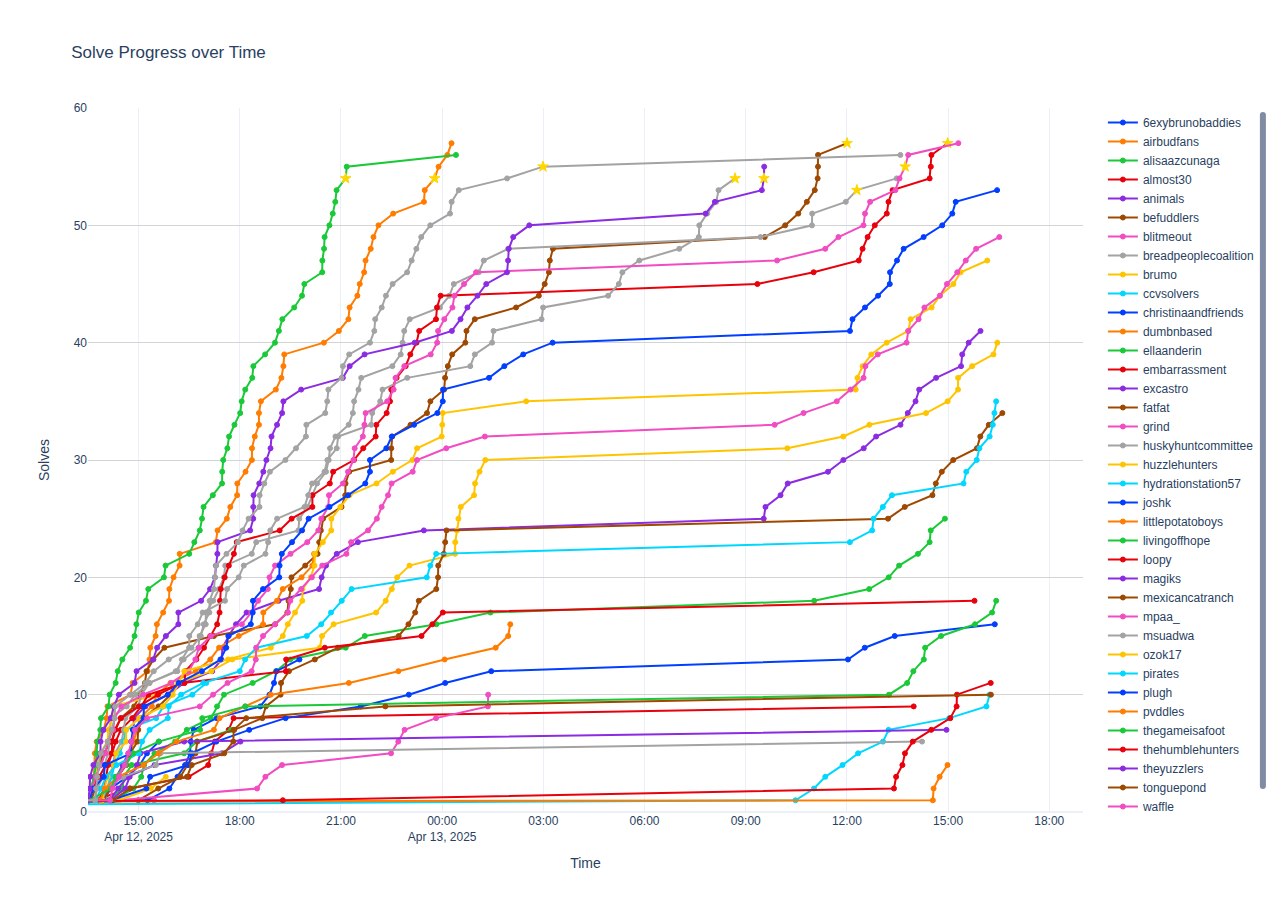
<file: BPH 2025/solves.html>
<html>
<head><meta charset="utf-8" /></head>
<body>
    <div>                        <script type="text/javascript">window.PlotlyConfig = {MathJaxConfig: 'local'};</script>
        <script charset="utf-8" src="https://cdn.plot.ly/plotly-2.29.1.min.js"></script>                <div id="f6865340-bae1-4330-b524-101c5fb96ab1" class="plotly-graph-div" style="height:100%; width:100%;"></div>            <script type="text/javascript">                                    window.PLOTLYENV=window.PLOTLYENV || {};                                    if (document.getElementById("f6865340-bae1-4330-b524-101c5fb96ab1")) {                    Plotly.newPlot(                        "f6865340-bae1-4330-b524-101c5fb96ab1",                        [{"hoverinfo":"text","hoverlabel":{"bgcolor":"white","bordercolor":"#023EFF","font":{"color":"#023EFF"}},"line":{"color":"#023EFF"},"marker":{"color":["#023EFF","#023EFF","#023EFF","#023EFF","#023EFF","#023EFF","#023EFF"],"line":{"color":["#023EFF","#023EFF","#023EFF","#023EFF","#023EFF","#023EFF","#023EFF"]},"opacity":1,"size":[5,5,5,5,5,5,5],"symbol":["circle","circle","circle","circle","circle","circle","circle"]},"mode":"lines+markers","name":"6exybrunobaddies","text":["\u003cb\u003e04\u002f08 8:42 PM\u003cbr\u003e6exybrunobaddies \u2022 start\u003c\u002fb\u003e","\u003cb\u003e04\u002f12 1:56 PM\u003cbr\u003e6exybrunobaddies \u2022 two-guards-two-doors\u003c\u002fb\u003e","\u003cb\u003e04\u002f12 2:09 PM\u003cbr\u003e6exybrunobaddies \u2022 find-ben\u003c\u002fb\u003e","\u003cb\u003e04\u002f12 2:40 PM\u003cbr\u003e6exybrunobaddies \u2022 filming-schedule\u003c\u002fb\u003e","\u003cb\u003e04\u002f12 3:02 PM\u003cbr\u003e6exybrunobaddies \u2022 walk-of-fame\u003c\u002fb\u003e","\u003cb\u003e04\u002f12 3:14 PM\u003cbr\u003e6exybrunobaddies \u2022 two-guards-river\u003c\u002fb\u003e","\u003cb\u003e04\u002f12 3:36 PM\u003cbr\u003e6exybrunobaddies \u2022 heist\u003c\u002fb\u003e"],"x":["2025-04-08T20:42:59.055000-04:00","2025-04-12T13:56:00.523000-04:00","2025-04-12T14:09:57.529000-04:00","2025-04-12T14:40:09.807000-04:00","2025-04-12T15:02:03.659000-04:00","2025-04-12T15:14:48.596000-04:00","2025-04-12T15:36:11.102000-04:00"],"y":[0,1,2,3,4,5,6],"type":"scatter"},{"hoverinfo":"text","hoverlabel":{"bgcolor":"white","bordercolor":"#FF7C00","font":{"color":"#FF7C00"}},"line":{"color":"#FF7C00"},"marker":{"color":["#FF7C00","#FF7C00","#FF7C00","#FF7C00","#FF7C00","#FF7C00","#FF7C00","#FF7C00","#FF7C00","#FF7C00","#FF7C00","#FF7C00","#FF7C00","#FF7C00","#FF7C00","#FF7C00","#FF7C00","#FF7C00","#FF7C00","#FF7C00","#FF7C00","#FF7C00","#FF7C00","#FF7C00","#FF7C00","#FF7C00","#FF7C00","#FF7C00","#FF7C00","#FF7C00","#FF7C00","#FF7C00","#FF7C00","#FF7C00","#FF7C00","#FF7C00","#FF7C00","#FF7C00","#FF7C00","#FF7C00","#FF7C00","#FF7C00","#FF7C00","#FF7C00","#FF7C00","#FF7C00","#FF7C00","#FF7C00","#FF7C00","#FF7C00","#FF7C00","#FF7C00","#FF7C00","#FF7C00","gold","#FF7C00","#FF7C00","#FF7C00"],"line":{"color":["#FF7C00","#FF7C00","#FF7C00","#FF7C00","#FF7C00","#FF7C00","#FF7C00","#FF7C00","#FF7C00","#FF7C00","#FF7C00","#FF7C00","#FF7C00","#FF7C00","#FF7C00","#FF7C00","#FF7C00","#FF7C00","#FF7C00","#FF7C00","#FF7C00","#FF7C00","#FF7C00","#FF7C00","#FF7C00","#FF7C00","#FF7C00","#FF7C00","#FF7C00","#FF7C00","#FF7C00","#FF7C00","#FF7C00","#FF7C00","#FF7C00","#FF7C00","#FF7C00","#FF7C00","#FF7C00","#FF7C00","#FF7C00","#FF7C00","#FF7C00","#FF7C00","#FF7C00","#FF7C00","#FF7C00","#FF7C00","#FF7C00","#FF7C00","#FF7C00","#FF7C00","#FF7C00","#FF7C00","gold","#FF7C00","#FF7C00","#FF7C00"]},"opacity":1,"size":[5,5,5,5,5,5,5,5,5,5,5,5,5,5,5,5,5,5,5,5,5,5,5,5,5,5,5,5,5,5,5,5,5,5,5,5,5,5,5,5,5,5,5,5,5,5,5,5,5,5,5,5,5,5,8,5,5,5],"symbol":["circle","circle","circle","circle","circle","circle","circle","circle","circle","circle","circle","circle","circle","circle","circle","circle","circle","circle","circle","circle","circle","circle","circle","circle","circle","circle","circle","circle","circle","circle","circle","circle","circle","circle","circle","circle","circle","circle","circle","circle","circle","circle","circle","circle","circle","circle","circle","circle","circle","circle","circle","circle","circle","circle","star","circle","circle","circle"]},"mode":"lines+markers","name":"airbudfans","text":["\u003cb\u003e04\u002f03 12:50 PM\u003cbr\u003eairbudfans \u2022 start\u003c\u002fb\u003e","\u003cb\u003e04\u002f12 1:30 PM\u003cbr\u003eairbudfans \u2022 walk-of-fame\u003c\u002fb\u003e","\u003cb\u003e04\u002f12 1:35 PM\u003cbr\u003eairbudfans \u2022 find-ben\u003c\u002fb\u003e","\u003cb\u003e04\u002f12 1:40 PM\u003cbr\u003eairbudfans \u2022 two-guards-two-doors\u003c\u002fb\u003e","\u003cb\u003e04\u002f12 1:41 PM\u003cbr\u003eairbudfans \u2022 a-fistful-of-cards\u003c\u002fb\u003e","\u003cb\u003e04\u002f12 1:42 PM\u003cbr\u003eairbudfans \u2022 filming-schedule\u003c\u002fb\u003e","\u003cb\u003e04\u002f12 1:45 PM\u003cbr\u003eairbudfans \u2022 drop-the\u003c\u002fb\u003e","\u003cb\u003e04\u002f12 1:58 PM\u003cbr\u003eairbudfans \u2022 ten-guards-ten-doors\u003c\u002fb\u003e","\u003cb\u003e04\u002f12 2:02 PM\u003cbr\u003eairbudfans \u2022 two-guards-river\u003c\u002fb\u003e","\u003cb\u003e04\u002f12 2:04 PM\u003cbr\u003eairbudfans \u2022 peanuts\u003c\u002fb\u003e","\u003cb\u003e04\u002f12 2:45 PM\u003cbr\u003eairbudfans \u2022 connect-the-dots\u003c\u002fb\u003e","\u003cb\u003e04\u002f12 2:49 PM\u003cbr\u003eairbudfans \u2022 plagiarism\u003c\u002fb\u003e","\u003cb\u003e04\u002f12 3:16 PM\u003cbr\u003eairbudfans \u2022 balloon-animals\u003c\u002fb\u003e","\u003cb\u003e04\u002f12 3:19 PM\u003cbr\u003eairbudfans \u2022 watching-between-the-lines\u003c\u002fb\u003e","\u003cb\u003e04\u002f12 3:20 PM\u003cbr\u003eairbudfans \u2022 fractal-shanty\u003c\u002fb\u003e","\u003cb\u003e04\u002f12 3:30 PM\u003cbr\u003eairbudfans \u2022 heist\u003c\u002fb\u003e","\u003cb\u003e04\u002f12 3:32 PM\u003cbr\u003eairbudfans \u2022 one-guard-screen\u003c\u002fb\u003e","\u003cb\u003e04\u002f12 3:43 PM\u003cbr\u003eairbudfans \u2022 the-guard-and-the-door\u003c\u002fb\u003e","\u003cb\u003e04\u002f12 3:54 PM\u003cbr\u003eairbudfans \u2022 secret-ingredient\u003c\u002fb\u003e","\u003cb\u003e04\u002f12 3:54 PM\u003cbr\u003eairbudfans \u2022 opening-sequences\u003c\u002fb\u003e","\u003cb\u003e04\u002f12 4:02 PM\u003cbr\u003eairbudfans \u2022 beads\u003c\u002fb\u003e","\u003cb\u003e04\u002f12 4:12 PM\u003cbr\u003eairbudfans \u2022 a-fistful-of-cards-ii\u003c\u002fb\u003e","\u003cb\u003e04\u002f12 4:13 PM\u003cbr\u003eairbudfans \u2022 a-fistful-of-cards-iii\u003c\u002fb\u003e","\u003cb\u003e04\u002f12 5:17 PM\u003cbr\u003eairbudfans \u2022 chain-letters\u003c\u002fb\u003e","\u003cb\u003e04\u002f12 5:20 PM\u003cbr\u003eairbudfans \u2022 a-fistful-of-cards-iv\u003c\u002fb\u003e","\u003cb\u003e04\u002f12 5:37 PM\u003cbr\u003eairbudfans \u2022 hand-letters\u003c\u002fb\u003e","\u003cb\u003e04\u002f12 5:43 PM\u003cbr\u003eairbudfans \u2022 six-degrees\u003c\u002fb\u003e","\u003cb\u003e04\u002f12 5:55 PM\u003cbr\u003eairbudfans \u2022 lost-lyric\u003c\u002fb\u003e","\u003cb\u003e04\u002f12 5:55 PM\u003cbr\u003eairbudfans \u2022 youve-got-this-covered\u003c\u002fb\u003e","\u003cb\u003e04\u002f12 6:10 PM\u003cbr\u003eairbudfans \u2022 m-guards-n-doors-and-k-choices\u003c\u002fb\u003e","\u003cb\u003e04\u002f12 6:21 PM\u003cbr\u003eairbudfans \u2022 aha-erlebnis\u003c\u002fb\u003e","\u003cb\u003e04\u002f12 6:21 PM\u003cbr\u003eairbudfans \u2022 heist-ii\u003c\u002fb\u003e","\u003cb\u003e04\u002f12 6:26 PM\u003cbr\u003eairbudfans \u2022 identify-the-piece\u003c\u002fb\u003e","\u003cb\u003e04\u002f12 6:34 PM\u003cbr\u003eairbudfans \u2022 piecemeal\u003c\u002fb\u003e","\u003cb\u003e04\u002f12 6:34 PM\u003cbr\u003eairbudfans \u2022 the-snack-zone\u003c\u002fb\u003e","\u003cb\u003e04\u002f12 6:37 PM\u003cbr\u003eairbudfans \u2022 narcissism\u003c\u002fb\u003e","\u003cb\u003e04\u002f12 7:04 PM\u003cbr\u003eairbudfans \u2022 eye-of-the-storm\u003c\u002fb\u003e","\u003cb\u003e04\u002f12 7:14 PM\u003cbr\u003eairbudfans \u2022 imagine\u003c\u002fb\u003e","\u003cb\u003e04\u002f12 7:17 PM\u003cbr\u003eairbudfans \u2022 whats-my-ride\u003c\u002fb\u003e","\u003cb\u003e04\u002f12 7:19 PM\u003cbr\u003eairbudfans \u2022 barbie\u003c\u002fb\u003e","\u003cb\u003e04\u002f12 8:29 PM\u003cbr\u003eairbudfans \u2022 bluenos-puzzle-box\u003c\u002fb\u003e","\u003cb\u003e04\u002f12 8:56 PM\u003cbr\u003eairbudfans \u2022 the-compact-disc\u003c\u002fb\u003e","\u003cb\u003e04\u002f12 9:13 PM\u003cbr\u003eairbudfans \u2022 sound-of-music\u003c\u002fb\u003e","\u003cb\u003e04\u002f12 9:15 PM\u003cbr\u003eairbudfans \u2022 eye-to-eye\u003c\u002fb\u003e","\u003cb\u003e04\u002f12 9:29 PM\u003cbr\u003eairbudfans \u2022 red-blue\u003c\u002fb\u003e","\u003cb\u003e04\u002f12 9:33 PM\u003cbr\u003eairbudfans \u2022 like-clockwork\u003c\u002fb\u003e","\u003cb\u003e04\u002f12 9:41 PM\u003cbr\u003eairbudfans \u2022 international-neighbours\u003c\u002fb\u003e","\u003cb\u003e04\u002f12 9:43 PM\u003cbr\u003eairbudfans \u2022 fridge-magnets\u003c\u002fb\u003e","\u003cb\u003e04\u002f12 9:52 PM\u003cbr\u003eairbudfans \u2022 constellation\u003c\u002fb\u003e","\u003cb\u003e04\u002f12 9:57 PM\u003cbr\u003eairbudfans \u2022 genetic-counseling\u003c\u002fb\u003e","\u003cb\u003e04\u002f12 10:06 PM\u003cbr\u003eairbudfans \u2022 the-final-heist\u003c\u002fb\u003e","\u003cb\u003e04\u002f12 10:32 PM\u003cbr\u003eairbudfans \u2022 financial-crimes-3\u003c\u002fb\u003e","\u003cb\u003e04\u002f12 11:27 PM\u003cbr\u003eairbudfans \u2022 boring-plot\u003c\u002fb\u003e","\u003cb\u003e04\u002f12 11:28 PM\u003cbr\u003eairbudfans \u2022 eye-spy\u003c\u002fb\u003e","\u003cb\u003e04\u002f12 11:46 PM\u003cbr\u003eairbudfans \u2022 cutting-room-floor\u003c\u002fb\u003e","\u003cb\u003e04\u002f12 11:53 PM\u003cbr\u003eairbudfans \u2022 color-wheel\u003c\u002fb\u003e","\u003cb\u003e04\u002f13 12:09 AM\u003cbr\u003eairbudfans \u2022 heist-iii\u003c\u002fb\u003e","\u003cb\u003e04\u002f13 12:16 AM\u003cbr\u003eairbudfans \u2022 are-you-sure\u003c\u002fb\u003e"],"x":["2025-04-03T12:50:37.062000-04:00","2025-04-12T13:30:21.406000-04:00","2025-04-12T13:35:48.336000-04:00","2025-04-12T13:40:37.655000-04:00","2025-04-12T13:41:15.404000-04:00","2025-04-12T13:42:07.381000-04:00","2025-04-12T13:45:26.349000-04:00","2025-04-12T13:58:04.473000-04:00","2025-04-12T14:02:55.036000-04:00","2025-04-12T14:04:41.858000-04:00","2025-04-12T14:45:52.466000-04:00","2025-04-12T14:49:16.641000-04:00","2025-04-12T15:16:10.097000-04:00","2025-04-12T15:19:25.549000-04:00","2025-04-12T15:20:49.873000-04:00","2025-04-12T15:30:16.085000-04:00","2025-04-12T15:32:32.407000-04:00","2025-04-12T15:43:42.618000-04:00","2025-04-12T15:54:08.025000-04:00","2025-04-12T15:54:45.282000-04:00","2025-04-12T16:02:10.705000-04:00","2025-04-12T16:12:55.910000-04:00","2025-04-12T16:13:02.255000-04:00","2025-04-12T17:17:20.410000-04:00","2025-04-12T17:20:26.295000-04:00","2025-04-12T17:37:01.513000-04:00","2025-04-12T17:43:07.851000-04:00","2025-04-12T17:55:17.072000-04:00","2025-04-12T17:55:37.840000-04:00","2025-04-12T18:10:12.686000-04:00","2025-04-12T18:21:34.716000-04:00","2025-04-12T18:21:43.079000-04:00","2025-04-12T18:26:38.104000-04:00","2025-04-12T18:34:05.377000-04:00","2025-04-12T18:34:07.225000-04:00","2025-04-12T18:37:33.076000-04:00","2025-04-12T19:04:08.713000-04:00","2025-04-12T19:14:00.230000-04:00","2025-04-12T19:17:35.231000-04:00","2025-04-12T19:19:06.055000-04:00","2025-04-12T20:29:37.193000-04:00","2025-04-12T20:56:13.981000-04:00","2025-04-12T21:13:14.580000-04:00","2025-04-12T21:15:21.076000-04:00","2025-04-12T21:29:11.042000-04:00","2025-04-12T21:33:23.898000-04:00","2025-04-12T21:41:15.094000-04:00","2025-04-12T21:43:43.976000-04:00","2025-04-12T21:52:56.141000-04:00","2025-04-12T21:57:49.630000-04:00","2025-04-12T22:06:43.419000-04:00","2025-04-12T22:32:52.634000-04:00","2025-04-12T23:27:37.659000-04:00","2025-04-12T23:28:58.853000-04:00","2025-04-12T23:46:34.755000-04:00","2025-04-12T23:53:39.678000-04:00","2025-04-13T00:09:16.579000-04:00","2025-04-13T00:16:40.733000-04:00"],"y":[0,1,2,3,4,5,6,7,8,9,10,11,12,13,14,15,16,17,18,19,20,21,22,23,24,25,26,27,28,29,30,31,32,33,34,35,36,37,38,39,40,41,42,43,44,45,46,47,48,49,50,51,52,53,54,55,56,57],"type":"scatter"},{"hoverinfo":"text","hoverlabel":{"bgcolor":"white","bordercolor":"#1AC938","font":{"color":"#1AC938"}},"line":{"color":"#1AC938"},"marker":{"color":["#1AC938","#1AC938","#1AC938","#1AC938","#1AC938","#1AC938","#1AC938","#1AC938","#1AC938","#1AC938","#1AC938","#1AC938","#1AC938","#1AC938","#1AC938","#1AC938","#1AC938","#1AC938","#1AC938","#1AC938","#1AC938","#1AC938","#1AC938","#1AC938","#1AC938","#1AC938"],"line":{"color":["#1AC938","#1AC938","#1AC938","#1AC938","#1AC938","#1AC938","#1AC938","#1AC938","#1AC938","#1AC938","#1AC938","#1AC938","#1AC938","#1AC938","#1AC938","#1AC938","#1AC938","#1AC938","#1AC938","#1AC938","#1AC938","#1AC938","#1AC938","#1AC938","#1AC938","#1AC938"]},"opacity":1,"size":[5,5,5,5,5,5,5,5,5,5,5,5,5,5,5,5,5,5,5,5,5,5,5,5,5,5],"symbol":["circle","circle","circle","circle","circle","circle","circle","circle","circle","circle","circle","circle","circle","circle","circle","circle","circle","circle","circle","circle","circle","circle","circle","circle","circle","circle"]},"mode":"lines+markers","name":"alisaazcunaga","text":["\u003cb\u003e04\u002f08 11:28 AM\u003cbr\u003ealisaazcunaga \u2022 start\u003c\u002fb\u003e","\u003cb\u003e04\u002f12 2:16 PM\u003cbr\u003ealisaazcunaga \u2022 two-guards-two-doors\u003c\u002fb\u003e","\u003cb\u003e04\u002f12 2:50 PM\u003cbr\u003ealisaazcunaga \u2022 heist\u003c\u002fb\u003e","\u003cb\u003e04\u002f12 3:04 PM\u003cbr\u003ealisaazcunaga \u2022 two-guards-river\u003c\u002fb\u003e","\u003cb\u003e04\u002f12 3:09 PM\u003cbr\u003ealisaazcunaga \u2022 find-ben\u003c\u002fb\u003e","\u003cb\u003e04\u002f12 3:28 PM\u003cbr\u003ealisaazcunaga \u2022 plagiarism\u003c\u002fb\u003e","\u003cb\u003e04\u002f12 4:04 PM\u003cbr\u003ealisaazcunaga \u2022 peanuts\u003c\u002fb\u003e","\u003cb\u003e04\u002f12 4:25 PM\u003cbr\u003ealisaazcunaga \u2022 walk-of-fame\u003c\u002fb\u003e","\u003cb\u003e04\u002f12 5:08 PM\u003cbr\u003ealisaazcunaga \u2022 a-fistful-of-cards\u003c\u002fb\u003e","\u003cb\u003e04\u002f12 5:19 PM\u003cbr\u003ealisaazcunaga \u2022 filming-schedule\u003c\u002fb\u003e","\u003cb\u003e04\u002f12 5:31 PM\u003cbr\u003ealisaazcunaga \u2022 drop-the\u003c\u002fb\u003e","\u003cb\u003e04\u002f12 6:22 PM\u003cbr\u003ealisaazcunaga \u2022 connect-the-dots\u003c\u002fb\u003e","\u003cb\u003e04\u002f12 7:04 PM\u003cbr\u003ealisaazcunaga \u2022 ten-guards-ten-doors\u003c\u002fb\u003e","\u003cb\u003e04\u002f12 7:29 PM\u003cbr\u003ealisaazcunaga \u2022 watching-between-the-lines\u003c\u002fb\u003e","\u003cb\u003e04\u002f12 9:08 PM\u003cbr\u003ealisaazcunaga \u2022 fractal-shanty\u003c\u002fb\u003e","\u003cb\u003e04\u002f12 9:42 PM\u003cbr\u003ealisaazcunaga \u2022 one-guard-screen\u003c\u002fb\u003e","\u003cb\u003e04\u002f12 11:49 PM\u003cbr\u003ealisaazcunaga \u2022 chain-letters\u003c\u002fb\u003e","\u003cb\u003e04\u002f13 1:25 AM\u003cbr\u003ealisaazcunaga \u2022 heist-iii\u003c\u002fb\u003e","\u003cb\u003e04\u002f13 11:01 AM\u003cbr\u003ealisaazcunaga \u2022 are-you-sure\u003c\u002fb\u003e","\u003cb\u003e04\u002f13 12:39 PM\u003cbr\u003ealisaazcunaga \u2022 hand-letters\u003c\u002fb\u003e","\u003cb\u003e04\u002f13 1:14 PM\u003cbr\u003ealisaazcunaga \u2022 beads\u003c\u002fb\u003e","\u003cb\u003e04\u002f13 1:32 PM\u003cbr\u003ealisaazcunaga \u2022 heist-ii\u003c\u002fb\u003e","\u003cb\u003e04\u002f13 2:06 PM\u003cbr\u003ealisaazcunaga \u2022 a-fistful-of-cards-ii\u003c\u002fb\u003e","\u003cb\u003e04\u002f13 2:27 PM\u003cbr\u003ealisaazcunaga \u2022 youve-got-this-covered\u003c\u002fb\u003e","\u003cb\u003e04\u002f13 2:29 PM\u003cbr\u003ealisaazcunaga \u2022 balloon-animals\u003c\u002fb\u003e","\u003cb\u003e04\u002f13 2:54 PM\u003cbr\u003ealisaazcunaga \u2022 lost-lyric\u003c\u002fb\u003e"],"x":["2025-04-08T11:28:07.551000-04:00","2025-04-12T14:16:19.965000-04:00","2025-04-12T14:50:42.133000-04:00","2025-04-12T15:04:41.878000-04:00","2025-04-12T15:09:39.272000-04:00","2025-04-12T15:28:16.307000-04:00","2025-04-12T16:04:58.031000-04:00","2025-04-12T16:25:48.722000-04:00","2025-04-12T17:08:27.666000-04:00","2025-04-12T17:19:34.316000-04:00","2025-04-12T17:31:53.067000-04:00","2025-04-12T18:22:59.416000-04:00","2025-04-12T19:04:24.587000-04:00","2025-04-12T19:29:49.835000-04:00","2025-04-12T21:08:28.083000-04:00","2025-04-12T21:42:27.083000-04:00","2025-04-12T23:49:45.643000-04:00","2025-04-13T01:25:57.790000-04:00","2025-04-13T11:01:48.274000-04:00","2025-04-13T12:39:41.094000-04:00","2025-04-13T13:14:22.667000-04:00","2025-04-13T13:32:50.809000-04:00","2025-04-13T14:06:25.601000-04:00","2025-04-13T14:27:06.640000-04:00","2025-04-13T14:29:07.017000-04:00","2025-04-13T14:54:25.024000-04:00"],"y":[0,1,2,3,4,5,6,7,8,9,10,11,12,13,14,15,16,17,18,19,20,21,22,23,24,25],"type":"scatter"},{"hoverinfo":"text","hoverlabel":{"bgcolor":"white","bordercolor":"#E8000B","font":{"color":"#E8000B"}},"line":{"color":"#E8000B"},"marker":{"color":["#E8000B","#E8000B","#E8000B","#E8000B","#E8000B","#E8000B","#E8000B","#E8000B","#E8000B","#E8000B"],"line":{"color":["#E8000B","#E8000B","#E8000B","#E8000B","#E8000B","#E8000B","#E8000B","#E8000B","#E8000B","#E8000B"]},"opacity":1,"size":[5,5,5,5,5,5,5,5,5,5],"symbol":["circle","circle","circle","circle","circle","circle","circle","circle","circle","circle"]},"mode":"lines+markers","name":"almost30","text":["\u003cb\u003e04\u002f01 8:33 PM\u003cbr\u003ealmost30 \u2022 start\u003c\u002fb\u003e","\u003cb\u003e04\u002f12 1:41 PM\u003cbr\u003ealmost30 \u2022 two-guards-two-doors\u003c\u002fb\u003e","\u003cb\u003e04\u002f12 2:43 PM\u003cbr\u003ealmost30 \u2022 find-ben\u003c\u002fb\u003e","\u003cb\u003e04\u002f12 4:28 PM\u003cbr\u003ealmost30 \u2022 heist\u003c\u002fb\u003e","\u003cb\u003e04\u002f12 5:03 PM\u003cbr\u003ealmost30 \u2022 two-guards-river\u003c\u002fb\u003e","\u003cb\u003e04\u002f12 5:09 PM\u003cbr\u003ealmost30 \u2022 walk-of-fame\u003c\u002fb\u003e","\u003cb\u003e04\u002f12 5:15 PM\u003cbr\u003ealmost30 \u2022 filming-schedule\u003c\u002fb\u003e","\u003cb\u003e04\u002f12 5:40 PM\u003cbr\u003ealmost30 \u2022 a-fistful-of-cards\u003c\u002fb\u003e","\u003cb\u003e04\u002f12 5:49 PM\u003cbr\u003ealmost30 \u2022 peanuts\u003c\u002fb\u003e","\u003cb\u003e04\u002f13 1:58 PM\u003cbr\u003ealmost30 \u2022 one-guard-screen\u003c\u002fb\u003e"],"x":["2025-04-01T20:33:09.308000-04:00","2025-04-12T13:41:26.053000-04:00","2025-04-12T14:43:53.949000-04:00","2025-04-12T16:28:58.110000-04:00","2025-04-12T17:03:49.743000-04:00","2025-04-12T17:09:19.491000-04:00","2025-04-12T17:15:28.657000-04:00","2025-04-12T17:40:17.946000-04:00","2025-04-12T17:49:00.637000-04:00","2025-04-13T13:58:48.272000-04:00"],"y":[0,1,2,3,4,5,6,7,8,9],"type":"scatter"},{"hoverinfo":"text","hoverlabel":{"bgcolor":"white","bordercolor":"#8B2BE2","font":{"color":"#8B2BE2"}},"line":{"color":"#8B2BE2"},"marker":{"color":["#8B2BE2","#8B2BE2","#8B2BE2","#8B2BE2","#8B2BE2","#8B2BE2","#8B2BE2","#8B2BE2","#8B2BE2","#8B2BE2","#8B2BE2","#8B2BE2","#8B2BE2","#8B2BE2","#8B2BE2","#8B2BE2","#8B2BE2","#8B2BE2","#8B2BE2","#8B2BE2","#8B2BE2","#8B2BE2","#8B2BE2","#8B2BE2","#8B2BE2","#8B2BE2","#8B2BE2","#8B2BE2","#8B2BE2","#8B2BE2","#8B2BE2","#8B2BE2","#8B2BE2","#8B2BE2","#8B2BE2","#8B2BE2","#8B2BE2","#8B2BE2","#8B2BE2","#8B2BE2","#8B2BE2","#8B2BE2"],"line":{"color":["#8B2BE2","#8B2BE2","#8B2BE2","#8B2BE2","#8B2BE2","#8B2BE2","#8B2BE2","#8B2BE2","#8B2BE2","#8B2BE2","#8B2BE2","#8B2BE2","#8B2BE2","#8B2BE2","#8B2BE2","#8B2BE2","#8B2BE2","#8B2BE2","#8B2BE2","#8B2BE2","#8B2BE2","#8B2BE2","#8B2BE2","#8B2BE2","#8B2BE2","#8B2BE2","#8B2BE2","#8B2BE2","#8B2BE2","#8B2BE2","#8B2BE2","#8B2BE2","#8B2BE2","#8B2BE2","#8B2BE2","#8B2BE2","#8B2BE2","#8B2BE2","#8B2BE2","#8B2BE2","#8B2BE2","#8B2BE2"]},"opacity":1,"size":[5,5,5,5,5,5,5,5,5,5,5,5,5,5,5,5,5,5,5,5,5,5,5,5,5,5,5,5,5,5,5,5,5,5,5,5,5,5,5,5,5,5],"symbol":["circle","circle","circle","circle","circle","circle","circle","circle","circle","circle","circle","circle","circle","circle","circle","circle","circle","circle","circle","circle","circle","circle","circle","circle","circle","circle","circle","circle","circle","circle","circle","circle","circle","circle","circle","circle","circle","circle","circle","circle","circle","circle"]},"mode":"lines+markers","name":"animals","text":["\u003cb\u003e02\u002f26 10:39 PM\u003cbr\u003eanimals \u2022 start\u003c\u002fb\u003e","\u003cb\u003e04\u002f12 1:58 PM\u003cbr\u003eanimals \u2022 two-guards-two-doors\u003c\u002fb\u003e","\u003cb\u003e04\u002f12 2:10 PM\u003cbr\u003eanimals \u2022 find-ben\u003c\u002fb\u003e","\u003cb\u003e04\u002f12 2:20 PM\u003cbr\u003eanimals \u2022 filming-schedule\u003c\u002fb\u003e","\u003cb\u003e04\u002f12 2:31 PM\u003cbr\u003eanimals \u2022 drop-the\u003c\u002fb\u003e","\u003cb\u003e04\u002f12 2:41 PM\u003cbr\u003eanimals \u2022 a-fistful-of-cards\u003c\u002fb\u003e","\u003cb\u003e04\u002f12 2:48 PM\u003cbr\u003eanimals \u2022 ten-guards-ten-doors\u003c\u002fb\u003e","\u003cb\u003e04\u002f12 2:51 PM\u003cbr\u003eanimals \u2022 two-guards-river\u003c\u002fb\u003e","\u003cb\u003e04\u002f12 2:51 PM\u003cbr\u003eanimals \u2022 heist\u003c\u002fb\u003e","\u003cb\u003e04\u002f12 3:12 PM\u003cbr\u003eanimals \u2022 plagiarism\u003c\u002fb\u003e","\u003cb\u003e04\u002f12 3:52 PM\u003cbr\u003eanimals \u2022 connect-the-dots\u003c\u002fb\u003e","\u003cb\u003e04\u002f12 4:20 PM\u003cbr\u003eanimals \u2022 fractal-shanty\u003c\u002fb\u003e","\u003cb\u003e04\u002f12 5:10 PM\u003cbr\u003eanimals \u2022 peanuts\u003c\u002fb\u003e","\u003cb\u003e04\u002f12 5:27 PM\u003cbr\u003eanimals \u2022 balloon-animals\u003c\u002fb\u003e","\u003cb\u003e04\u002f12 5:29 PM\u003cbr\u003eanimals \u2022 watching-between-the-lines\u003c\u002fb\u003e","\u003cb\u003e04\u002f12 5:40 PM\u003cbr\u003eanimals \u2022 beads\u003c\u002fb\u003e","\u003cb\u003e04\u002f12 5:53 PM\u003cbr\u003eanimals \u2022 heist-ii\u003c\u002fb\u003e","\u003cb\u003e04\u002f12 6:12 PM\u003cbr\u003eanimals \u2022 one-guard-screen\u003c\u002fb\u003e","\u003cb\u003e04\u002f12 7:09 PM\u003cbr\u003eanimals \u2022 opening-sequences\u003c\u002fb\u003e","\u003cb\u003e04\u002f12 8:21 PM\u003cbr\u003eanimals \u2022 chain-letters\u003c\u002fb\u003e","\u003cb\u003e04\u002f12 8:25 PM\u003cbr\u003eanimals \u2022 heist-iii\u003c\u002fb\u003e","\u003cb\u003e04\u002f12 8:33 PM\u003cbr\u003eanimals \u2022 m-guards-n-doors-and-k-choices\u003c\u002fb\u003e","\u003cb\u003e04\u002f12 8:52 PM\u003cbr\u003eanimals \u2022 are-you-sure\u003c\u002fb\u003e","\u003cb\u003e04\u002f12 9:30 PM\u003cbr\u003eanimals \u2022 identify-the-piece\u003c\u002fb\u003e","\u003cb\u003e04\u002f12 11:27 PM\u003cbr\u003eanimals \u2022 a-fistful-of-cards-ii\u003c\u002fb\u003e","\u003cb\u003e04\u002f13 9:32 AM\u003cbr\u003eanimals \u2022 aha-erlebnis\u003c\u002fb\u003e","\u003cb\u003e04\u002f13 9:35 AM\u003cbr\u003eanimals \u2022 the-guard-and-the-door\u003c\u002fb\u003e","\u003cb\u003e04\u002f13 10:01 AM\u003cbr\u003eanimals \u2022 piecemeal\u003c\u002fb\u003e","\u003cb\u003e04\u002f13 10:14 AM\u003cbr\u003eanimals \u2022 lost-lyric\u003c\u002fb\u003e","\u003cb\u003e04\u002f13 11:26 AM\u003cbr\u003eanimals \u2022 secret-ingredient\u003c\u002fb\u003e","\u003cb\u003e04\u002f13 11:53 AM\u003cbr\u003eanimals \u2022 eye-of-the-storm\u003c\u002fb\u003e","\u003cb\u003e04\u002f13 12:29 PM\u003cbr\u003eanimals \u2022 a-fistful-of-cards-iii\u003c\u002fb\u003e","\u003cb\u003e04\u002f13 12:51 PM\u003cbr\u003eanimals \u2022 a-fistful-of-cards-iv\u003c\u002fb\u003e","\u003cb\u003e04\u002f13 1:35 PM\u003cbr\u003eanimals \u2022 bluenos-puzzle-box\u003c\u002fb\u003e","\u003cb\u003e04\u002f13 1:48 PM\u003cbr\u003eanimals \u2022 whats-my-ride\u003c\u002fb\u003e","\u003cb\u003e04\u002f13 2:02 PM\u003cbr\u003eanimals \u2022 hand-letters\u003c\u002fb\u003e","\u003cb\u003e04\u002f13 2:08 PM\u003cbr\u003eanimals \u2022 six-degrees\u003c\u002fb\u003e","\u003cb\u003e04\u002f13 2:38 PM\u003cbr\u003eanimals \u2022 youve-got-this-covered\u003c\u002fb\u003e","\u003cb\u003e04\u002f13 3:23 PM\u003cbr\u003eanimals \u2022 eye-to-eye\u003c\u002fb\u003e","\u003cb\u003e04\u002f13 3:25 PM\u003cbr\u003eanimals \u2022 imagine\u003c\u002fb\u003e","\u003cb\u003e04\u002f13 3:36 PM\u003cbr\u003eanimals \u2022 sound-of-music\u003c\u002fb\u003e","\u003cb\u003e04\u002f13 3:57 PM\u003cbr\u003eanimals \u2022 international-neighbours\u003c\u002fb\u003e"],"x":["2025-02-26T22:39:39.220000-05:00","2025-04-12T13:58:18.811000-04:00","2025-04-12T14:10:28.966000-04:00","2025-04-12T14:20:07.596000-04:00","2025-04-12T14:31:13.153000-04:00","2025-04-12T14:41:52.414000-04:00","2025-04-12T14:48:55.298000-04:00","2025-04-12T14:51:20.081000-04:00","2025-04-12T14:51:34.503000-04:00","2025-04-12T15:12:17.304000-04:00","2025-04-12T15:52:54.589000-04:00","2025-04-12T16:20:57.056000-04:00","2025-04-12T17:10:56.834000-04:00","2025-04-12T17:27:24.034000-04:00","2025-04-12T17:29:20.158000-04:00","2025-04-12T17:40:17.932000-04:00","2025-04-12T17:53:14.479000-04:00","2025-04-12T18:12:07.042000-04:00","2025-04-12T19:09:10.202000-04:00","2025-04-12T20:21:02.665000-04:00","2025-04-12T20:25:37.079000-04:00","2025-04-12T20:33:27.057000-04:00","2025-04-12T20:52:32.617000-04:00","2025-04-12T21:30:08.030000-04:00","2025-04-12T23:27:26.552000-04:00","2025-04-13T09:32:01.625000-04:00","2025-04-13T09:35:10.375000-04:00","2025-04-13T10:01:55.588000-04:00","2025-04-13T10:14:43.625000-04:00","2025-04-13T11:26:21.357000-04:00","2025-04-13T11:53:39.465000-04:00","2025-04-13T12:29:53.566000-04:00","2025-04-13T12:51:59.033000-04:00","2025-04-13T13:35:18.654000-04:00","2025-04-13T13:48:19.586000-04:00","2025-04-13T14:02:06.003000-04:00","2025-04-13T14:08:35.401000-04:00","2025-04-13T14:38:45.324000-04:00","2025-04-13T15:23:04.758000-04:00","2025-04-13T15:25:09.830000-04:00","2025-04-13T15:36:36.790000-04:00","2025-04-13T15:57:41.632000-04:00"],"y":[0,1,2,3,4,5,6,7,8,9,10,11,12,13,14,15,16,17,18,19,20,21,22,23,24,25,26,27,28,29,30,31,32,33,34,35,36,37,38,39,40,41],"type":"scatter"},{"hoverinfo":"text","hoverlabel":{"bgcolor":"white","bordercolor":"#9F4800","font":{"color":"#9F4800"}},"line":{"color":"#9F4800"},"marker":{"color":["#9F4800","#9F4800","#9F4800","#9F4800","#9F4800","#9F4800","#9F4800","#9F4800","#9F4800","#9F4800","#9F4800","#9F4800","#9F4800","#9F4800","#9F4800","#9F4800","#9F4800","#9F4800","#9F4800","#9F4800","#9F4800","#9F4800","#9F4800","#9F4800","#9F4800","#9F4800","#9F4800","#9F4800","#9F4800","#9F4800","#9F4800","#9F4800","#9F4800","#9F4800","#9F4800","#9F4800","#9F4800","#9F4800","#9F4800","#9F4800","#9F4800","#9F4800","#9F4800","#9F4800","#9F4800","#9F4800","#9F4800","#9F4800","#9F4800","#9F4800","#9F4800","#9F4800","#9F4800","#9F4800","#9F4800","#9F4800","#9F4800","gold"],"line":{"color":["#9F4800","#9F4800","#9F4800","#9F4800","#9F4800","#9F4800","#9F4800","#9F4800","#9F4800","#9F4800","#9F4800","#9F4800","#9F4800","#9F4800","#9F4800","#9F4800","#9F4800","#9F4800","#9F4800","#9F4800","#9F4800","#9F4800","#9F4800","#9F4800","#9F4800","#9F4800","#9F4800","#9F4800","#9F4800","#9F4800","#9F4800","#9F4800","#9F4800","#9F4800","#9F4800","#9F4800","#9F4800","#9F4800","#9F4800","#9F4800","#9F4800","#9F4800","#9F4800","#9F4800","#9F4800","#9F4800","#9F4800","#9F4800","#9F4800","#9F4800","#9F4800","#9F4800","#9F4800","#9F4800","#9F4800","#9F4800","#9F4800","gold"]},"opacity":1,"size":[5,5,5,5,5,5,5,5,5,5,5,5,5,5,5,5,5,5,5,5,5,5,5,5,5,5,5,5,5,5,5,5,5,5,5,5,5,5,5,5,5,5,5,5,5,5,5,5,5,5,5,5,5,5,5,5,5,8],"symbol":["circle","circle","circle","circle","circle","circle","circle","circle","circle","circle","circle","circle","circle","circle","circle","circle","circle","circle","circle","circle","circle","circle","circle","circle","circle","circle","circle","circle","circle","circle","circle","circle","circle","circle","circle","circle","circle","circle","circle","circle","circle","circle","circle","circle","circle","circle","circle","circle","circle","circle","circle","circle","circle","circle","circle","circle","circle","star"]},"mode":"lines+markers","name":"befuddlers","text":["\u003cb\u003e04\u002f02 10:08 AM\u003cbr\u003ebefuddlers \u2022 start\u003c\u002fb\u003e","\u003cb\u003e04\u002f12 1:35 PM\u003cbr\u003ebefuddlers \u2022 walk-of-fame\u003c\u002fb\u003e","\u003cb\u003e04\u002f12 1:43 PM\u003cbr\u003ebefuddlers \u2022 a-fistful-of-cards\u003c\u002fb\u003e","\u003cb\u003e04\u002f12 1:44 PM\u003cbr\u003ebefuddlers \u2022 find-ben\u003c\u002fb\u003e","\u003cb\u003e04\u002f12 1:49 PM\u003cbr\u003ebefuddlers \u2022 filming-schedule\u003c\u002fb\u003e","\u003cb\u003e04\u002f12 1:57 PM\u003cbr\u003ebefuddlers \u2022 drop-the\u003c\u002fb\u003e","\u003cb\u003e04\u002f12 2:12 PM\u003cbr\u003ebefuddlers \u2022 two-guards-two-doors\u003c\u002fb\u003e","\u003cb\u003e04\u002f12 2:17 PM\u003cbr\u003ebefuddlers \u2022 two-guards-river\u003c\u002fb\u003e","\u003cb\u003e04\u002f12 2:28 PM\u003cbr\u003ebefuddlers \u2022 ten-guards-ten-doors\u003c\u002fb\u003e","\u003cb\u003e04\u002f12 2:52 PM\u003cbr\u003ebefuddlers \u2022 peanuts\u003c\u002fb\u003e","\u003cb\u003e04\u002f12 3:02 PM\u003cbr\u003ebefuddlers \u2022 heist\u003c\u002fb\u003e","\u003cb\u003e04\u002f12 3:11 PM\u003cbr\u003ebefuddlers \u2022 watching-between-the-lines\u003c\u002fb\u003e","\u003cb\u003e04\u002f12 3:14 PM\u003cbr\u003ebefuddlers \u2022 plagiarism\u003c\u002fb\u003e","\u003cb\u003e04\u002f12 3:26 PM\u003cbr\u003ebefuddlers \u2022 connect-the-dots\u003c\u002fb\u003e","\u003cb\u003e04\u002f12 3:45 PM\u003cbr\u003ebefuddlers \u2022 balloon-animals\u003c\u002fb\u003e","\u003cb\u003e04\u002f12 5:13 PM\u003cbr\u003ebefuddlers \u2022 one-guard-screen\u003c\u002fb\u003e","\u003cb\u003e04\u002f12 7:02 PM\u003cbr\u003ebefuddlers \u2022 beads\u003c\u002fb\u003e","\u003cb\u003e04\u002f12 7:24 PM\u003cbr\u003ebefuddlers \u2022 heist-ii\u003c\u002fb\u003e","\u003cb\u003e04\u002f12 7:26 PM\u003cbr\u003ebefuddlers \u2022 m-guards-n-doors-and-k-choices\u003c\u002fb\u003e","\u003cb\u003e04\u002f12 7:30 PM\u003cbr\u003ebefuddlers \u2022 youve-got-this-covered\u003c\u002fb\u003e","\u003cb\u003e04\u002f12 7:31 PM\u003cbr\u003ebefuddlers \u2022 lost-lyric\u003c\u002fb\u003e","\u003cb\u003e04\u002f12 7:56 PM\u003cbr\u003ebefuddlers \u2022 chain-letters\u003c\u002fb\u003e","\u003cb\u003e04\u002f12 8:18 PM\u003cbr\u003ebefuddlers \u2022 the-guard-and-the-door\u003c\u002fb\u003e","\u003cb\u003e04\u002f12 8:21 PM\u003cbr\u003ebefuddlers \u2022 hand-letters\u003c\u002fb\u003e","\u003cb\u003e04\u002f12 8:24 PM\u003cbr\u003ebefuddlers \u2022 heist-iii\u003c\u002fb\u003e","\u003cb\u003e04\u002f12 8:28 PM\u003cbr\u003ebefuddlers \u2022 opening-sequences\u003c\u002fb\u003e","\u003cb\u003e04\u002f12 9:01 PM\u003cbr\u003ebefuddlers \u2022 a-fistful-of-cards-ii\u003c\u002fb\u003e","\u003cb\u003e04\u002f12 9:07 PM\u003cbr\u003ebefuddlers \u2022 a-fistful-of-cards-iii\u003c\u002fb\u003e","\u003cb\u003e04\u002f12 9:08 PM\u003cbr\u003ebefuddlers \u2022 piecemeal\u003c\u002fb\u003e","\u003cb\u003e04\u002f12 9:14 PM\u003cbr\u003ebefuddlers \u2022 narcissism\u003c\u002fb\u003e","\u003cb\u003e04\u002f12 10:29 PM\u003cbr\u003ebefuddlers \u2022 secret-ingredient\u003c\u002fb\u003e","\u003cb\u003e04\u002f12 10:29 PM\u003cbr\u003ebefuddlers \u2022 eye-of-the-storm\u003c\u002fb\u003e","\u003cb\u003e04\u002f12 10:31 PM\u003cbr\u003ebefuddlers \u2022 aha-erlebnis\u003c\u002fb\u003e","\u003cb\u003e04\u002f12 11:03 PM\u003cbr\u003ebefuddlers \u2022 international-neighbours\u003c\u002fb\u003e","\u003cb\u003e04\u002f12 11:33 PM\u003cbr\u003ebefuddlers \u2022 genetic-counseling\u003c\u002fb\u003e","\u003cb\u003e04\u002f12 11:39 PM\u003cbr\u003ebefuddlers \u2022 barbie\u003c\u002fb\u003e","\u003cb\u003e04\u002f13 12:03 AM\u003cbr\u003ebefuddlers \u2022 identify-the-piece\u003c\u002fb\u003e","\u003cb\u003e04\u002f13 12:05 AM\u003cbr\u003ebefuddlers \u2022 six-degrees\u003c\u002fb\u003e","\u003cb\u003e04\u002f13 12:10 AM\u003cbr\u003ebefuddlers \u2022 the-snack-zone\u003c\u002fb\u003e","\u003cb\u003e04\u002f13 12:17 AM\u003cbr\u003ebefuddlers \u2022 are-you-sure\u003c\u002fb\u003e","\u003cb\u003e04\u002f13 12:41 AM\u003cbr\u003ebefuddlers \u2022 eye-spy\u003c\u002fb\u003e","\u003cb\u003e04\u002f13 12:43 AM\u003cbr\u003ebefuddlers \u2022 whats-my-ride\u003c\u002fb\u003e","\u003cb\u003e04\u002f13 12:58 AM\u003cbr\u003ebefuddlers \u2022 fractal-shanty\u003c\u002fb\u003e","\u003cb\u003e04\u002f13 2:11 AM\u003cbr\u003ebefuddlers \u2022 financial-crimes-3\u003c\u002fb\u003e","\u003cb\u003e04\u002f13 2:52 AM\u003cbr\u003ebefuddlers \u2022 constellation\u003c\u002fb\u003e","\u003cb\u003e04\u002f13 3:02 AM\u003cbr\u003ebefuddlers \u2022 red-blue\u003c\u002fb\u003e","\u003cb\u003e04\u002f13 3:09 AM\u003cbr\u003ebefuddlers \u2022 eye-to-eye\u003c\u002fb\u003e","\u003cb\u003e04\u002f13 3:11 AM\u003cbr\u003ebefuddlers \u2022 a-fistful-of-cards-iv\u003c\u002fb\u003e","\u003cb\u003e04\u002f13 3:17 AM\u003cbr\u003ebefuddlers \u2022 fridge-magnets\u003c\u002fb\u003e","\u003cb\u003e04\u002f13 9:33 AM\u003cbr\u003ebefuddlers \u2022 imagine\u003c\u002fb\u003e","\u003cb\u003e04\u002f13 10:10 AM\u003cbr\u003ebefuddlers \u2022 sound-of-music\u003c\u002fb\u003e","\u003cb\u003e04\u002f13 10:33 AM\u003cbr\u003ebefuddlers \u2022 color-wheel\u003c\u002fb\u003e","\u003cb\u003e04\u002f13 10:48 AM\u003cbr\u003ebefuddlers \u2022 bluenos-puzzle-box\u003c\u002fb\u003e","\u003cb\u003e04\u002f13 11:02 AM\u003cbr\u003ebefuddlers \u2022 boring-plot\u003c\u002fb\u003e","\u003cb\u003e04\u002f13 11:07 AM\u003cbr\u003ebefuddlers \u2022 like-clockwork\u003c\u002fb\u003e","\u003cb\u003e04\u002f13 11:08 AM\u003cbr\u003ebefuddlers \u2022 the-final-heist\u003c\u002fb\u003e","\u003cb\u003e04\u002f13 11:08 AM\u003cbr\u003ebefuddlers \u2022 the-compact-disc\u003c\u002fb\u003e","\u003cb\u003e04\u002f13 12:00 PM\u003cbr\u003ebefuddlers \u2022 cutting-room-floor\u003c\u002fb\u003e"],"x":["2025-04-02T10:08:47.345000-04:00","2025-04-12T13:35:29.665000-04:00","2025-04-12T13:43:08.969000-04:00","2025-04-12T13:44:49.141000-04:00","2025-04-12T13:49:56.640000-04:00","2025-04-12T13:57:31.743000-04:00","2025-04-12T14:12:10.193000-04:00","2025-04-12T14:17:33.205000-04:00","2025-04-12T14:28:16.277000-04:00","2025-04-12T14:52:11.576000-04:00","2025-04-12T15:02:41.182000-04:00","2025-04-12T15:11:20.054000-04:00","2025-04-12T15:14:05.075000-04:00","2025-04-12T15:26:17.789000-04:00","2025-04-12T15:45:52.762000-04:00","2025-04-12T17:13:56.444000-04:00","2025-04-12T19:02:52.792000-04:00","2025-04-12T19:24:34.588000-04:00","2025-04-12T19:26:43.674000-04:00","2025-04-12T19:30:45.088000-04:00","2025-04-12T19:31:56.178000-04:00","2025-04-12T19:56:25.318000-04:00","2025-04-12T20:18:25.881000-04:00","2025-04-12T20:21:21.448000-04:00","2025-04-12T20:24:09.467000-04:00","2025-04-12T20:28:13.716000-04:00","2025-04-12T21:01:01.786000-04:00","2025-04-12T21:07:38.445000-04:00","2025-04-12T21:08:03.630000-04:00","2025-04-12T21:14:50.100000-04:00","2025-04-12T22:29:21.732000-04:00","2025-04-12T22:29:32.866000-04:00","2025-04-12T22:31:16.075000-04:00","2025-04-12T23:03:42.797000-04:00","2025-04-12T23:33:04.663000-04:00","2025-04-12T23:39:03.906000-04:00","2025-04-13T00:03:34.639000-04:00","2025-04-13T00:05:12.595000-04:00","2025-04-13T00:10:02.749000-04:00","2025-04-13T00:17:48.799000-04:00","2025-04-13T00:41:13.888000-04:00","2025-04-13T00:43:14.908000-04:00","2025-04-13T00:58:04.319000-04:00","2025-04-13T02:11:32.362000-04:00","2025-04-13T02:52:00.737000-04:00","2025-04-13T03:02:26.569000-04:00","2025-04-13T03:09:56.219000-04:00","2025-04-13T03:11:31.210000-04:00","2025-04-13T03:17:05.140000-04:00","2025-04-13T09:33:45.525000-04:00","2025-04-13T10:10:11.680000-04:00","2025-04-13T10:33:32.214000-04:00","2025-04-13T10:48:46.873000-04:00","2025-04-13T11:02:49.864000-04:00","2025-04-13T11:07:56.493000-04:00","2025-04-13T11:08:31.715000-04:00","2025-04-13T11:08:42.369000-04:00","2025-04-13T12:00:13.855000-04:00"],"y":[0,1,2,3,4,5,6,7,8,9,10,11,12,13,14,15,16,17,18,19,20,21,22,23,24,25,26,27,28,29,30,31,32,33,34,35,36,37,38,39,40,41,42,43,44,45,46,47,48,49,50,51,52,53,54,55,56,57],"type":"scatter"},{"hoverinfo":"text","hoverlabel":{"bgcolor":"white","bordercolor":"#F14CC1","font":{"color":"#F14CC1"}},"line":{"color":"#F14CC1"},"marker":{"color":["#F14CC1","#F14CC1"],"line":{"color":["#F14CC1","#F14CC1"]},"opacity":1,"size":[5,5],"symbol":["circle","circle"]},"mode":"lines+markers","name":"blitmeout","text":["\u003cb\u003e04\u002f07 4:23 PM\u003cbr\u003eblitmeout \u2022 start\u003c\u002fb\u003e","\u003cb\u003e04\u002f12 3:27 PM\u003cbr\u003eblitmeout \u2022 two-guards-two-doors\u003c\u002fb\u003e"],"x":["2025-04-07T16:23:33.875000-04:00","2025-04-12T15:27:31.449000-04:00"],"y":[0,1],"type":"scatter"},{"hoverinfo":"text","hoverlabel":{"bgcolor":"white","bordercolor":"#A3A3A3","font":{"color":"#A3A3A3"}},"line":{"color":"#A3A3A3"},"marker":{"color":["#A3A3A3","#A3A3A3","#A3A3A3","#A3A3A3","#A3A3A3","#A3A3A3","#A3A3A3","#A3A3A3","#A3A3A3","#A3A3A3","#A3A3A3","#A3A3A3","#A3A3A3","#A3A3A3","#A3A3A3","#A3A3A3","#A3A3A3","#A3A3A3","#A3A3A3","#A3A3A3","#A3A3A3","#A3A3A3","#A3A3A3","#A3A3A3","#A3A3A3","#A3A3A3","#A3A3A3","#A3A3A3","#A3A3A3","#A3A3A3","#A3A3A3","#A3A3A3","#A3A3A3","#A3A3A3","#A3A3A3","#A3A3A3","#A3A3A3","#A3A3A3","#A3A3A3","#A3A3A3","#A3A3A3","#A3A3A3","#A3A3A3","#A3A3A3","#A3A3A3","#A3A3A3","#A3A3A3","#A3A3A3","#A3A3A3","#A3A3A3","#A3A3A3","#A3A3A3","#A3A3A3","gold","#A3A3A3"],"line":{"color":["#A3A3A3","#A3A3A3","#A3A3A3","#A3A3A3","#A3A3A3","#A3A3A3","#A3A3A3","#A3A3A3","#A3A3A3","#A3A3A3","#A3A3A3","#A3A3A3","#A3A3A3","#A3A3A3","#A3A3A3","#A3A3A3","#A3A3A3","#A3A3A3","#A3A3A3","#A3A3A3","#A3A3A3","#A3A3A3","#A3A3A3","#A3A3A3","#A3A3A3","#A3A3A3","#A3A3A3","#A3A3A3","#A3A3A3","#A3A3A3","#A3A3A3","#A3A3A3","#A3A3A3","#A3A3A3","#A3A3A3","#A3A3A3","#A3A3A3","#A3A3A3","#A3A3A3","#A3A3A3","#A3A3A3","#A3A3A3","#A3A3A3","#A3A3A3","#A3A3A3","#A3A3A3","#A3A3A3","#A3A3A3","#A3A3A3","#A3A3A3","#A3A3A3","#A3A3A3","#A3A3A3","gold","#A3A3A3"]},"opacity":1,"size":[5,5,5,5,5,5,5,5,5,5,5,5,5,5,5,5,5,5,5,5,5,5,5,5,5,5,5,5,5,5,5,5,5,5,5,5,5,5,5,5,5,5,5,5,5,5,5,5,5,5,5,5,5,8,5],"symbol":["circle","circle","circle","circle","circle","circle","circle","circle","circle","circle","circle","circle","circle","circle","circle","circle","circle","circle","circle","circle","circle","circle","circle","circle","circle","circle","circle","circle","circle","circle","circle","circle","circle","circle","circle","circle","circle","circle","circle","circle","circle","circle","circle","circle","circle","circle","circle","circle","circle","circle","circle","circle","circle","star","circle"]},"mode":"lines+markers","name":"breadpeoplecoalition","text":["\u003cb\u003e04\u002f03 10:37 AM\u003cbr\u003ebreadpeoplecoalition \u2022 start\u003c\u002fb\u003e","\u003cb\u003e04\u002f12 1:42 PM\u003cbr\u003ebreadpeoplecoalition \u2022 two-guards-two-doors\u003c\u002fb\u003e","\u003cb\u003e04\u002f12 1:46 PM\u003cbr\u003ebreadpeoplecoalition \u2022 find-ben\u003c\u002fb\u003e","\u003cb\u003e04\u002f12 1:57 PM\u003cbr\u003ebreadpeoplecoalition \u2022 walk-of-fame\u003c\u002fb\u003e","\u003cb\u003e04\u002f12 1:59 PM\u003cbr\u003ebreadpeoplecoalition \u2022 heist\u003c\u002fb\u003e","\u003cb\u003e04\u002f12 2:05 PM\u003cbr\u003ebreadpeoplecoalition \u2022 a-fistful-of-cards\u003c\u002fb\u003e","\u003cb\u003e04\u002f12 2:08 PM\u003cbr\u003ebreadpeoplecoalition \u2022 filming-schedule\u003c\u002fb\u003e","\u003cb\u003e04\u002f12 2:09 PM\u003cbr\u003ebreadpeoplecoalition \u2022 two-guards-river\u003c\u002fb\u003e","\u003cb\u003e04\u002f12 2:10 PM\u003cbr\u003ebreadpeoplecoalition \u2022 drop-the\u003c\u002fb\u003e","\u003cb\u003e04\u002f12 2:38 PM\u003cbr\u003ebreadpeoplecoalition \u2022 peanuts\u003c\u002fb\u003e","\u003cb\u003e04\u002f12 2:53 PM\u003cbr\u003ebreadpeoplecoalition \u2022 ten-guards-ten-doors\u003c\u002fb\u003e","\u003cb\u003e04\u002f12 3:19 PM\u003cbr\u003ebreadpeoplecoalition \u2022 connect-the-dots\u003c\u002fb\u003e","\u003cb\u003e04\u002f12 4:06 PM\u003cbr\u003ebreadpeoplecoalition \u2022 plagiarism\u003c\u002fb\u003e","\u003cb\u003e04\u002f12 4:20 PM\u003cbr\u003ebreadpeoplecoalition \u2022 the-guard-and-the-door\u003c\u002fb\u003e","\u003cb\u003e04\u002f12 4:46 PM\u003cbr\u003ebreadpeoplecoalition \u2022 balloon-animals\u003c\u002fb\u003e","\u003cb\u003e04\u002f12 4:48 PM\u003cbr\u003ebreadpeoplecoalition \u2022 fractal-shanty\u003c\u002fb\u003e","\u003cb\u003e04\u002f12 4:59 PM\u003cbr\u003ebreadpeoplecoalition \u2022 one-guard-screen\u003c\u002fb\u003e","\u003cb\u003e04\u002f12 4:59 PM\u003cbr\u003ebreadpeoplecoalition \u2022 beads\u003c\u002fb\u003e","\u003cb\u003e04\u002f12 5:12 PM\u003cbr\u003ebreadpeoplecoalition \u2022 a-fistful-of-cards-ii\u003c\u002fb\u003e","\u003cb\u003e04\u002f12 5:22 PM\u003cbr\u003ebreadpeoplecoalition \u2022 heist-ii\u003c\u002fb\u003e","\u003cb\u003e04\u002f12 5:31 PM\u003cbr\u003ebreadpeoplecoalition \u2022 youve-got-this-covered\u003c\u002fb\u003e","\u003cb\u003e04\u002f12 5:34 PM\u003cbr\u003ebreadpeoplecoalition \u2022 m-guards-n-doors-and-k-choices\u003c\u002fb\u003e","\u003cb\u003e04\u002f12 6:21 PM\u003cbr\u003ebreadpeoplecoalition \u2022 piecemeal\u003c\u002fb\u003e","\u003cb\u003e04\u002f12 6:29 PM\u003cbr\u003ebreadpeoplecoalition \u2022 narcissism\u003c\u002fb\u003e","\u003cb\u003e04\u002f12 7:44 PM\u003cbr\u003ebreadpeoplecoalition \u2022 bluenos-puzzle-box\u003c\u002fb\u003e","\u003cb\u003e04\u002f12 7:45 PM\u003cbr\u003ebreadpeoplecoalition \u2022 eye-of-the-storm\u003c\u002fb\u003e","\u003cb\u003e04\u002f12 8:00 PM\u003cbr\u003ebreadpeoplecoalition \u2022 lost-lyric\u003c\u002fb\u003e","\u003cb\u003e04\u002f12 8:09 PM\u003cbr\u003ebreadpeoplecoalition \u2022 the-snack-zone\u003c\u002fb\u003e","\u003cb\u003e04\u002f12 8:17 PM\u003cbr\u003ebreadpeoplecoalition \u2022 aha-erlebnis\u003c\u002fb\u003e","\u003cb\u003e04\u002f12 8:33 PM\u003cbr\u003ebreadpeoplecoalition \u2022 chain-letters\u003c\u002fb\u003e","\u003cb\u003e04\u002f12 8:38 PM\u003cbr\u003ebreadpeoplecoalition \u2022 opening-sequences\u003c\u002fb\u003e","\u003cb\u003e04\u002f12 8:40 PM\u003cbr\u003ebreadpeoplecoalition \u2022 heist-iii\u003c\u002fb\u003e","\u003cb\u003e04\u002f12 8:50 PM\u003cbr\u003ebreadpeoplecoalition \u2022 a-fistful-of-cards-iii\u003c\u002fb\u003e","\u003cb\u003e04\u002f12 9:13 PM\u003cbr\u003ebreadpeoplecoalition \u2022 are-you-sure\u003c\u002fb\u003e","\u003cb\u003e04\u002f12 9:21 PM\u003cbr\u003ebreadpeoplecoalition \u2022 whats-my-ride\u003c\u002fb\u003e","\u003cb\u003e04\u002f12 9:23 PM\u003cbr\u003ebreadpeoplecoalition \u2022 hand-letters\u003c\u002fb\u003e","\u003cb\u003e04\u002f12 9:31 PM\u003cbr\u003ebreadpeoplecoalition \u2022 secret-ingredient\u003c\u002fb\u003e","\u003cb\u003e04\u002f12 9:36 PM\u003cbr\u003ebreadpeoplecoalition \u2022 international-neighbours\u003c\u002fb\u003e","\u003cb\u003e04\u002f12 10:31 PM\u003cbr\u003ebreadpeoplecoalition \u2022 identify-the-piece\u003c\u002fb\u003e","\u003cb\u003e04\u002f12 10:46 PM\u003cbr\u003ebreadpeoplecoalition \u2022 six-degrees\u003c\u002fb\u003e","\u003cb\u003e04\u002f12 10:49 PM\u003cbr\u003ebreadpeoplecoalition \u2022 a-fistful-of-cards-iv\u003c\u002fb\u003e","\u003cb\u003e04\u002f12 10:52 PM\u003cbr\u003ebreadpeoplecoalition \u2022 genetic-counseling\u003c\u002fb\u003e","\u003cb\u003e04\u002f12 11:02 PM\u003cbr\u003ebreadpeoplecoalition \u2022 the-compact-disc\u003c\u002fb\u003e","\u003cb\u003e04\u002f12 11:56 PM\u003cbr\u003ebreadpeoplecoalition \u2022 eye-to-eye\u003c\u002fb\u003e","\u003cb\u003e04\u002f13 12:12 AM\u003cbr\u003ebreadpeoplecoalition \u2022 the-final-heist\u003c\u002fb\u003e","\u003cb\u003e04\u002f13 12:20 AM\u003cbr\u003ebreadpeoplecoalition \u2022 fridge-magnets\u003c\u002fb\u003e","\u003cb\u003e04\u002f13 1:05 AM\u003cbr\u003ebreadpeoplecoalition \u2022 financial-crimes-3\u003c\u002fb\u003e","\u003cb\u003e04\u002f13 1:14 AM\u003cbr\u003ebreadpeoplecoalition \u2022 sound-of-music\u003c\u002fb\u003e","\u003cb\u003e04\u002f13 1:57 AM\u003cbr\u003ebreadpeoplecoalition \u2022 barbie\u003c\u002fb\u003e","\u003cb\u003e04\u002f13 9:26 AM\u003cbr\u003ebreadpeoplecoalition \u2022 red-blue\u003c\u002fb\u003e","\u003cb\u003e04\u002f13 10:57 AM\u003cbr\u003ebreadpeoplecoalition \u2022 like-clockwork\u003c\u002fb\u003e","\u003cb\u003e04\u002f13 10:58 AM\u003cbr\u003ebreadpeoplecoalition \u2022 eye-spy\u003c\u002fb\u003e","\u003cb\u003e04\u002f13 11:58 AM\u003cbr\u003ebreadpeoplecoalition \u2022 constellation\u003c\u002fb\u003e","\u003cb\u003e04\u002f13 12:17 PM\u003cbr\u003ebreadpeoplecoalition \u2022 cutting-room-floor\u003c\u002fb\u003e","\u003cb\u003e04\u002f13 1:28 PM\u003cbr\u003ebreadpeoplecoalition \u2022 boring-plot\u003c\u002fb\u003e"],"x":["2025-04-03T10:37:48.675000-04:00","2025-04-12T13:42:06.783000-04:00","2025-04-12T13:46:10.451000-04:00","2025-04-12T13:57:09.849000-04:00","2025-04-12T13:59:11.920000-04:00","2025-04-12T14:05:43.452000-04:00","2025-04-12T14:08:21.338000-04:00","2025-04-12T14:09:30.874000-04:00","2025-04-12T14:10:22.711000-04:00","2025-04-12T14:38:54.426000-04:00","2025-04-12T14:53:46.366000-04:00","2025-04-12T15:19:38.241000-04:00","2025-04-12T16:06:05.140000-04:00","2025-04-12T16:20:05.102000-04:00","2025-04-12T16:46:20.807000-04:00","2025-04-12T16:48:28.937000-04:00","2025-04-12T16:59:26.479000-04:00","2025-04-12T16:59:32.162000-04:00","2025-04-12T17:12:41.521000-04:00","2025-04-12T17:22:49.717000-04:00","2025-04-12T17:31:41.078000-04:00","2025-04-12T17:34:09.130000-04:00","2025-04-12T18:21:19.714000-04:00","2025-04-12T18:29:11.105000-04:00","2025-04-12T19:44:14.922000-04:00","2025-04-12T19:45:53.408000-04:00","2025-04-12T20:00:27.529000-04:00","2025-04-12T20:09:19.773000-04:00","2025-04-12T20:17:35.301000-04:00","2025-04-12T20:33:24.637000-04:00","2025-04-12T20:38:11.890000-04:00","2025-04-12T20:40:32.982000-04:00","2025-04-12T20:50:15.359000-04:00","2025-04-12T21:13:45.217000-04:00","2025-04-12T21:21:06.757000-04:00","2025-04-12T21:23:23.730000-04:00","2025-04-12T21:31:07.832000-04:00","2025-04-12T21:36:02.314000-04:00","2025-04-12T22:31:25.822000-04:00","2025-04-12T22:46:17.079000-04:00","2025-04-12T22:49:35.317000-04:00","2025-04-12T22:52:30.958000-04:00","2025-04-12T23:02:22.406000-04:00","2025-04-12T23:56:06.269000-04:00","2025-04-13T00:12:55.484000-04:00","2025-04-13T00:20:45.615000-04:00","2025-04-13T01:05:11.235000-04:00","2025-04-13T01:14:05.105000-04:00","2025-04-13T01:57:22.807000-04:00","2025-04-13T09:26:16.295000-04:00","2025-04-13T10:57:50.765000-04:00","2025-04-13T10:58:13.940000-04:00","2025-04-13T11:58:03.748000-04:00","2025-04-13T12:17:45.061000-04:00","2025-04-13T13:28:32.471000-04:00"],"y":[0,1,2,3,4,5,6,7,8,9,10,11,12,13,14,15,16,17,18,19,20,21,22,23,24,25,26,27,28,29,30,31,32,33,34,35,36,37,38,39,40,41,42,43,44,45,46,47,48,49,50,51,52,53,54],"type":"scatter"},{"hoverinfo":"text","hoverlabel":{"bgcolor":"white","bordercolor":"#FFC400","font":{"color":"#FFC400"}},"line":{"color":"#FFC400"},"marker":{"color":["#FFC400","#FFC400","#FFC400","#FFC400","#FFC400","#FFC400","#FFC400","#FFC400","#FFC400","#FFC400","#FFC400","#FFC400","#FFC400","#FFC400","#FFC400","#FFC400","#FFC400","#FFC400","#FFC400","#FFC400","#FFC400","#FFC400","#FFC400","#FFC400","#FFC400","#FFC400","#FFC400","#FFC400","#FFC400","#FFC400","#FFC400","#FFC400","#FFC400","#FFC400","#FFC400","#FFC400","#FFC400","#FFC400","#FFC400","#FFC400","#FFC400"],"line":{"color":["#FFC400","#FFC400","#FFC400","#FFC400","#FFC400","#FFC400","#FFC400","#FFC400","#FFC400","#FFC400","#FFC400","#FFC400","#FFC400","#FFC400","#FFC400","#FFC400","#FFC400","#FFC400","#FFC400","#FFC400","#FFC400","#FFC400","#FFC400","#FFC400","#FFC400","#FFC400","#FFC400","#FFC400","#FFC400","#FFC400","#FFC400","#FFC400","#FFC400","#FFC400","#FFC400","#FFC400","#FFC400","#FFC400","#FFC400","#FFC400","#FFC400"]},"opacity":1,"size":[5,5,5,5,5,5,5,5,5,5,5,5,5,5,5,5,5,5,5,5,5,5,5,5,5,5,5,5,5,5,5,5,5,5,5,5,5,5,5,5,5],"symbol":["circle","circle","circle","circle","circle","circle","circle","circle","circle","circle","circle","circle","circle","circle","circle","circle","circle","circle","circle","circle","circle","circle","circle","circle","circle","circle","circle","circle","circle","circle","circle","circle","circle","circle","circle","circle","circle","circle","circle","circle","circle"]},"mode":"lines+markers","name":"brumo","text":["\u003cb\u003e04\u002f11 8:15 PM\u003cbr\u003ebrumo \u2022 start\u003c\u002fb\u003e","\u003cb\u003e04\u002f12 1:30 PM\u003cbr\u003ebrumo \u2022 walk-of-fame\u003c\u002fb\u003e","\u003cb\u003e04\u002f12 1:37 PM\u003cbr\u003ebrumo \u2022 find-ben\u003c\u002fb\u003e","\u003cb\u003e04\u002f12 1:42 PM\u003cbr\u003ebrumo \u2022 filming-schedule\u003c\u002fb\u003e","\u003cb\u003e04\u002f12 1:44 PM\u003cbr\u003ebrumo \u2022 two-guards-two-doors\u003c\u002fb\u003e","\u003cb\u003e04\u002f12 1:51 PM\u003cbr\u003ebrumo \u2022 two-guards-river\u003c\u002fb\u003e","\u003cb\u003e04\u002f12 2:04 PM\u003cbr\u003ebrumo \u2022 heist\u003c\u002fb\u003e","\u003cb\u003e04\u002f12 2:06 PM\u003cbr\u003ebrumo \u2022 ten-guards-ten-doors\u003c\u002fb\u003e","\u003cb\u003e04\u002f12 2:13 PM\u003cbr\u003ebrumo \u2022 a-fistful-of-cards\u003c\u002fb\u003e","\u003cb\u003e04\u002f12 2:14 PM\u003cbr\u003ebrumo \u2022 drop-the\u003c\u002fb\u003e","\u003cb\u003e04\u002f12 3:35 PM\u003cbr\u003ebrumo \u2022 peanuts\u003c\u002fb\u003e","\u003cb\u003e04\u002f12 4:10 PM\u003cbr\u003ebrumo \u2022 connect-the-dots\u003c\u002fb\u003e","\u003cb\u003e04\u002f12 5:09 PM\u003cbr\u003ebrumo \u2022 watching-between-the-lines\u003c\u002fb\u003e","\u003cb\u003e04\u002f12 5:46 PM\u003cbr\u003ebrumo \u2022 plagiarism\u003c\u002fb\u003e","\u003cb\u003e04\u002f12 8:22 PM\u003cbr\u003ebrumo \u2022 balloon-animals\u003c\u002fb\u003e","\u003cb\u003e04\u002f12 8:26 PM\u003cbr\u003ebrumo \u2022 fractal-shanty\u003c\u002fb\u003e","\u003cb\u003e04\u002f12 8:46 PM\u003cbr\u003ebrumo \u2022 one-guard-screen\u003c\u002fb\u003e","\u003cb\u003e04\u002f12 10:02 PM\u003cbr\u003ebrumo \u2022 beads\u003c\u002fb\u003e","\u003cb\u003e04\u002f12 10:19 PM\u003cbr\u003ebrumo \u2022 a-fistful-of-cards-ii\u003c\u002fb\u003e","\u003cb\u003e04\u002f12 10:30 PM\u003cbr\u003ebrumo \u2022 heist-ii\u003c\u002fb\u003e","\u003cb\u003e04\u002f12 10:39 PM\u003cbr\u003ebrumo \u2022 youve-got-this-covered\u003c\u002fb\u003e","\u003cb\u003e04\u002f12 11:01 PM\u003cbr\u003ebrumo \u2022 m-guards-n-doors-and-k-choices\u003c\u002fb\u003e","\u003cb\u003e04\u002f13 12:22 AM\u003cbr\u003ebrumo \u2022 piecemeal\u003c\u002fb\u003e","\u003cb\u003e04\u002f13 12:23 AM\u003cbr\u003ebrumo \u2022 the-guard-and-the-door\u003c\u002fb\u003e","\u003cb\u003e04\u002f13 12:26 AM\u003cbr\u003ebrumo \u2022 identify-the-piece\u003c\u002fb\u003e","\u003cb\u003e04\u002f13 12:28 AM\u003cbr\u003ebrumo \u2022 narcissism\u003c\u002fb\u003e","\u003cb\u003e04\u002f13 12:33 AM\u003cbr\u003ebrumo \u2022 the-snack-zone\u003c\u002fb\u003e","\u003cb\u003e04\u002f13 12:56 AM\u003cbr\u003ebrumo \u2022 chain-letters\u003c\u002fb\u003e","\u003cb\u003e04\u002f13 12:58 AM\u003cbr\u003ebrumo \u2022 lost-lyric\u003c\u002fb\u003e","\u003cb\u003e04\u002f13 1:06 AM\u003cbr\u003ebrumo \u2022 hand-letters\u003c\u002fb\u003e","\u003cb\u003e04\u002f13 1:16 AM\u003cbr\u003ebrumo \u2022 heist-iii\u003c\u002fb\u003e","\u003cb\u003e04\u002f13 10:13 AM\u003cbr\u003ebrumo \u2022 opening-sequences\u003c\u002fb\u003e","\u003cb\u003e04\u002f13 11:53 AM\u003cbr\u003ebrumo \u2022 a-fistful-of-cards-iii\u003c\u002fb\u003e","\u003cb\u003e04\u002f13 12:39 PM\u003cbr\u003ebrumo \u2022 are-you-sure\u003c\u002fb\u003e","\u003cb\u003e04\u002f13 2:20 PM\u003cbr\u003ebrumo \u2022 bluenos-puzzle-box\u003c\u002fb\u003e","\u003cb\u003e04\u002f13 2:59 PM\u003cbr\u003ebrumo \u2022 the-compact-disc\u003c\u002fb\u003e","\u003cb\u003e04\u002f13 3:17 PM\u003cbr\u003ebrumo \u2022 secret-ingredient\u003c\u002fb\u003e","\u003cb\u003e04\u002f13 3:17 PM\u003cbr\u003ebrumo \u2022 whats-my-ride\u003c\u002fb\u003e","\u003cb\u003e04\u002f13 3:42 PM\u003cbr\u003ebrumo \u2022 a-fistful-of-cards-iv\u003c\u002fb\u003e","\u003cb\u003e04\u002f13 4:20 PM\u003cbr\u003ebrumo \u2022 financial-crimes-3\u003c\u002fb\u003e","\u003cb\u003e04\u002f13 4:27 PM\u003cbr\u003ebrumo \u2022 eye-of-the-storm\u003c\u002fb\u003e"],"x":["2025-04-11T20:15:40.694000-04:00","2025-04-12T13:30:15.228000-04:00","2025-04-12T13:37:22.240000-04:00","2025-04-12T13:42:41.055000-04:00","2025-04-12T13:44:57.219000-04:00","2025-04-12T13:51:44.023000-04:00","2025-04-12T14:04:40.659000-04:00","2025-04-12T14:06:13.972000-04:00","2025-04-12T14:13:32.400000-04:00","2025-04-12T14:14:15.712000-04:00","2025-04-12T15:35:28.892000-04:00","2025-04-12T16:10:20.684000-04:00","2025-04-12T17:09:04.558000-04:00","2025-04-12T17:46:38.484000-04:00","2025-04-12T20:22:21.279000-04:00","2025-04-12T20:26:17.819000-04:00","2025-04-12T20:46:59.166000-04:00","2025-04-12T22:02:33.950000-04:00","2025-04-12T22:19:36.201000-04:00","2025-04-12T22:30:25.183000-04:00","2025-04-12T22:39:58.783000-04:00","2025-04-12T23:01:56.200000-04:00","2025-04-13T00:22:52.676000-04:00","2025-04-13T00:23:16.372000-04:00","2025-04-13T00:26:13.118000-04:00","2025-04-13T00:28:56.060000-04:00","2025-04-13T00:33:03.501000-04:00","2025-04-13T00:56:48.835000-04:00","2025-04-13T00:58:28.639000-04:00","2025-04-13T01:06:27.409000-04:00","2025-04-13T01:16:44.918000-04:00","2025-04-13T10:13:57.888000-04:00","2025-04-13T11:53:32.635000-04:00","2025-04-13T12:39:58.984000-04:00","2025-04-13T14:20:43.435000-04:00","2025-04-13T14:59:10.653000-04:00","2025-04-13T15:17:42.279000-04:00","2025-04-13T15:17:50.103000-04:00","2025-04-13T15:42:47.719000-04:00","2025-04-13T16:20:42.275000-04:00","2025-04-13T16:27:37.574000-04:00"],"y":[0,1,2,3,4,5,6,7,8,9,10,11,12,13,14,15,16,17,18,19,20,21,22,23,24,25,26,27,28,29,30,31,32,33,34,35,36,37,38,39,40],"type":"scatter"},{"hoverinfo":"text","hoverlabel":{"bgcolor":"white","bordercolor":"#00D7FF","font":{"color":"#00D7FF"}},"line":{"color":"#00D7FF"},"marker":{"color":["#00D7FF","#00D7FF","#00D7FF","#00D7FF","#00D7FF","#00D7FF","#00D7FF","#00D7FF","#00D7FF","#00D7FF","#00D7FF"],"line":{"color":["#00D7FF","#00D7FF","#00D7FF","#00D7FF","#00D7FF","#00D7FF","#00D7FF","#00D7FF","#00D7FF","#00D7FF","#00D7FF"]},"opacity":1,"size":[5,5,5,5,5,5,5,5,5,5,5],"symbol":["circle","circle","circle","circle","circle","circle","circle","circle","circle","circle","circle"]},"mode":"lines+markers","name":"ccvsolvers","text":["\u003cb\u003e04\u002f10 7:04 PM\u003cbr\u003eccvsolvers \u2022 start\u003c\u002fb\u003e","\u003cb\u003e04\u002f13 10:28 AM\u003cbr\u003eccvsolvers \u2022 two-guards-two-doors\u003c\u002fb\u003e","\u003cb\u003e04\u002f13 11:01 AM\u003cbr\u003eccvsolvers \u2022 find-ben\u003c\u002fb\u003e","\u003cb\u003e04\u002f13 11:21 AM\u003cbr\u003eccvsolvers \u2022 filming-schedule\u003c\u002fb\u003e","\u003cb\u003e04\u002f13 11:52 AM\u003cbr\u003eccvsolvers \u2022 a-fistful-of-cards\u003c\u002fb\u003e","\u003cb\u003e04\u002f13 12:19 PM\u003cbr\u003eccvsolvers \u2022 drop-the\u003c\u002fb\u003e","\u003cb\u003e04\u002f13 1:04 PM\u003cbr\u003eccvsolvers \u2022 ten-guards-ten-doors\u003c\u002fb\u003e","\u003cb\u003e04\u002f13 1:14 PM\u003cbr\u003eccvsolvers \u2022 two-guards-river\u003c\u002fb\u003e","\u003cb\u003e04\u002f13 3:01 PM\u003cbr\u003eccvsolvers \u2022 peanuts\u003c\u002fb\u003e","\u003cb\u003e04\u002f13 4:08 PM\u003cbr\u003eccvsolvers \u2022 connect-the-dots\u003c\u002fb\u003e","\u003cb\u003e04\u002f13 4:13 PM\u003cbr\u003eccvsolvers \u2022 watching-between-the-lines\u003c\u002fb\u003e"],"x":["2025-04-10T19:04:10.451000-04:00","2025-04-13T10:28:36.162000-04:00","2025-04-13T11:01:29.892000-04:00","2025-04-13T11:21:31.195000-04:00","2025-04-13T11:52:12.468000-04:00","2025-04-13T12:19:51.808000-04:00","2025-04-13T13:04:16.281000-04:00","2025-04-13T13:14:05.005000-04:00","2025-04-13T15:01:59.093000-04:00","2025-04-13T16:08:10.631000-04:00","2025-04-13T16:13:45.431000-04:00"],"y":[0,1,2,3,4,5,6,7,8,9,10],"type":"scatter"},{"hoverinfo":"text","hoverlabel":{"bgcolor":"white","bordercolor":"#023EFF","font":{"color":"#023EFF"}},"line":{"color":"#023EFF"},"marker":{"color":["#023EFF","#023EFF","#023EFF","#023EFF","#023EFF","#023EFF","#023EFF","#023EFF","#023EFF","#023EFF","#023EFF","#023EFF","#023EFF","#023EFF"],"line":{"color":["#023EFF","#023EFF","#023EFF","#023EFF","#023EFF","#023EFF","#023EFF","#023EFF","#023EFF","#023EFF","#023EFF","#023EFF","#023EFF","#023EFF"]},"opacity":1,"size":[5,5,5,5,5,5,5,5,5,5,5,5,5,5],"symbol":["circle","circle","circle","circle","circle","circle","circle","circle","circle","circle","circle","circle","circle","circle"]},"mode":"lines+markers","name":"christinaandfriends","text":["\u003cb\u003e04\u002f11 7:00 PM\u003cbr\u003echristinaandfriends \u2022 start\u003c\u002fb\u003e","\u003cb\u003e04\u002f12 3:15 PM\u003cbr\u003echristinaandfriends \u2022 two-guards-two-doors\u003c\u002fb\u003e","\u003cb\u003e04\u002f12 3:54 PM\u003cbr\u003echristinaandfriends \u2022 find-ben\u003c\u002fb\u003e","\u003cb\u003e04\u002f12 4:09 PM\u003cbr\u003echristinaandfriends \u2022 walk-of-fame\u003c\u002fb\u003e","\u003cb\u003e04\u002f12 4:22 PM\u003cbr\u003echristinaandfriends \u2022 filming-schedule\u003c\u002fb\u003e","\u003cb\u003e04\u002f12 4:31 PM\u003cbr\u003echristinaandfriends \u2022 two-guards-river\u003c\u002fb\u003e","\u003cb\u003e04\u002f12 4:32 PM\u003cbr\u003echristinaandfriends \u2022 ten-guards-ten-doors\u003c\u002fb\u003e","\u003cb\u003e04\u002f12 4:38 PM\u003cbr\u003echristinaandfriends \u2022 a-fistful-of-cards\u003c\u002fb\u003e","\u003cb\u003e04\u002f12 5:18 PM\u003cbr\u003echristinaandfriends \u2022 plagiarism\u003c\u002fb\u003e","\u003cb\u003e04\u002f12 6:36 PM\u003cbr\u003echristinaandfriends \u2022 peanuts\u003c\u002fb\u003e","\u003cb\u003e04\u002f12 6:52 PM\u003cbr\u003echristinaandfriends \u2022 drop-the\u003c\u002fb\u003e","\u003cb\u003e04\u002f12 7:00 PM\u003cbr\u003echristinaandfriends \u2022 heist\u003c\u002fb\u003e","\u003cb\u003e04\u002f12 7:05 PM\u003cbr\u003echristinaandfriends \u2022 connect-the-dots\u003c\u002fb\u003e","\u003cb\u003e04\u002f12 7:46 PM\u003cbr\u003echristinaandfriends \u2022 fractal-shanty\u003c\u002fb\u003e"],"x":["2025-04-11T19:00:29.799000-04:00","2025-04-12T15:15:47.935000-04:00","2025-04-12T15:54:44.904000-04:00","2025-04-12T16:09:11.616000-04:00","2025-04-12T16:22:43.782000-04:00","2025-04-12T16:31:29.322000-04:00","2025-04-12T16:32:47.486000-04:00","2025-04-12T16:38:09.783000-04:00","2025-04-12T17:18:55.860000-04:00","2025-04-12T18:36:37.759000-04:00","2025-04-12T18:52:51.608000-04:00","2025-04-12T19:00:53.900000-04:00","2025-04-12T19:05:21.693000-04:00","2025-04-12T19:46:08.199000-04:00"],"y":[0,1,2,3,4,5,6,7,8,9,10,11,12,13],"type":"scatter"},{"hoverinfo":"text","hoverlabel":{"bgcolor":"white","bordercolor":"#FF7C00","font":{"color":"#FF7C00"}},"line":{"color":"#FF7C00"},"marker":{"color":["#FF7C00","#FF7C00","#FF7C00","#FF7C00","#FF7C00","#FF7C00","#FF7C00","#FF7C00","#FF7C00","#FF7C00","#FF7C00","#FF7C00","#FF7C00","#FF7C00","#FF7C00","#FF7C00","#FF7C00","#FF7C00","#FF7C00","#FF7C00","#FF7C00","#FF7C00","#FF7C00"],"line":{"color":["#FF7C00","#FF7C00","#FF7C00","#FF7C00","#FF7C00","#FF7C00","#FF7C00","#FF7C00","#FF7C00","#FF7C00","#FF7C00","#FF7C00","#FF7C00","#FF7C00","#FF7C00","#FF7C00","#FF7C00","#FF7C00","#FF7C00","#FF7C00","#FF7C00","#FF7C00","#FF7C00"]},"opacity":1,"size":[5,5,5,5,5,5,5,5,5,5,5,5,5,5,5,5,5,5,5,5,5,5,5],"symbol":["circle","circle","circle","circle","circle","circle","circle","circle","circle","circle","circle","circle","circle","circle","circle","circle","circle","circle","circle","circle","circle","circle","circle"]},"mode":"lines+markers","name":"dumbnbased","text":["\u003cb\u003e01\u002f28 12:23 AM\u003cbr\u003edumbnbased \u2022 start\u003c\u002fb\u003e","\u003cb\u003e04\u002f12 1:56 PM\u003cbr\u003edumbnbased \u2022 two-guards-two-doors\u003c\u002fb\u003e","\u003cb\u003e04\u002f12 2:09 PM\u003cbr\u003edumbnbased \u2022 find-ben\u003c\u002fb\u003e","\u003cb\u003e04\u002f12 2:20 PM\u003cbr\u003edumbnbased \u2022 walk-of-fame\u003c\u002fb\u003e","\u003cb\u003e04\u002f12 2:37 PM\u003cbr\u003edumbnbased \u2022 filming-schedule\u003c\u002fb\u003e","\u003cb\u003e04\u002f12 2:45 PM\u003cbr\u003edumbnbased \u2022 a-fistful-of-cards\u003c\u002fb\u003e","\u003cb\u003e04\u002f12 2:50 PM\u003cbr\u003edumbnbased \u2022 drop-the\u003c\u002fb\u003e","\u003cb\u003e04\u002f12 2:57 PM\u003cbr\u003edumbnbased \u2022 heist\u003c\u002fb\u003e","\u003cb\u003e04\u002f12 3:01 PM\u003cbr\u003edumbnbased \u2022 two-guards-river\u003c\u002fb\u003e","\u003cb\u003e04\u002f12 3:23 PM\u003cbr\u003edumbnbased \u2022 plagiarism\u003c\u002fb\u003e","\u003cb\u003e04\u002f12 3:32 PM\u003cbr\u003edumbnbased \u2022 ten-guards-ten-doors\u003c\u002fb\u003e","\u003cb\u003e04\u002f12 3:56 PM\u003cbr\u003edumbnbased \u2022 watching-between-the-lines\u003c\u002fb\u003e","\u003cb\u003e04\u002f12 4:41 PM\u003cbr\u003edumbnbased \u2022 beads\u003c\u002fb\u003e","\u003cb\u003e04\u002f12 5:07 PM\u003cbr\u003edumbnbased \u2022 a-fistful-of-cards-ii\u003c\u002fb\u003e","\u003cb\u003e04\u002f12 5:23 PM\u003cbr\u003edumbnbased \u2022 connect-the-dots\u003c\u002fb\u003e","\u003cb\u003e04\u002f12 5:58 PM\u003cbr\u003edumbnbased \u2022 peanuts\u003c\u002fb\u003e","\u003cb\u003e04\u002f12 6:41 PM\u003cbr\u003edumbnbased \u2022 lost-lyric\u003c\u002fb\u003e","\u003cb\u003e04\u002f12 6:41 PM\u003cbr\u003edumbnbased \u2022 heist-ii\u003c\u002fb\u003e","\u003cb\u003e04\u002f12 7:06 PM\u003cbr\u003edumbnbased \u2022 youve-got-this-covered\u003c\u002fb\u003e","\u003cb\u003e04\u002f12 7:16 PM\u003cbr\u003edumbnbased \u2022 aha-erlebnis\u003c\u002fb\u003e","\u003cb\u003e04\u002f12 7:49 PM\u003cbr\u003edumbnbased \u2022 one-guard-screen\u003c\u002fb\u003e","\u003cb\u003e04\u002f12 8:09 PM\u003cbr\u003edumbnbased \u2022 balloon-animals\u003c\u002fb\u003e","\u003cb\u003e04\u002f12 8:12 PM\u003cbr\u003edumbnbased \u2022 fractal-shanty\u003c\u002fb\u003e"],"x":["2025-01-28T00:23:17.820000-05:00","2025-04-12T13:56:30.761000-04:00","2025-04-12T14:09:22.740000-04:00","2025-04-12T14:20:38.592000-04:00","2025-04-12T14:37:38.078000-04:00","2025-04-12T14:45:05.175000-04:00","2025-04-12T14:50:49.030000-04:00","2025-04-12T14:57:44.884000-04:00","2025-04-12T15:01:37.219000-04:00","2025-04-12T15:23:46.467000-04:00","2025-04-12T15:32:59.301000-04:00","2025-04-12T15:56:46.301000-04:00","2025-04-12T16:41:42.828000-04:00","2025-04-12T17:07:31.532000-04:00","2025-04-12T17:23:05.852000-04:00","2025-04-12T17:58:11.683000-04:00","2025-04-12T18:41:26.916000-04:00","2025-04-12T18:41:50.124000-04:00","2025-04-12T19:06:07.872000-04:00","2025-04-12T19:16:27.667000-04:00","2025-04-12T19:49:59.548000-04:00","2025-04-12T20:09:04.454000-04:00","2025-04-12T20:12:09.030000-04:00"],"y":[0,1,2,3,4,5,6,7,8,9,10,11,12,13,14,15,16,17,18,19,20,21,22],"type":"scatter"},{"hoverinfo":"text","hoverlabel":{"bgcolor":"white","bordercolor":"#1AC938","font":{"color":"#1AC938"}},"line":{"color":"#1AC938"},"marker":{"color":["#1AC938","#1AC938","#1AC938","#1AC938","#1AC938","#1AC938","#1AC938","#1AC938"],"line":{"color":["#1AC938","#1AC938","#1AC938","#1AC938","#1AC938","#1AC938","#1AC938","#1AC938"]},"opacity":1,"size":[5,5,5,5,5,5,5,5],"symbol":["circle","circle","circle","circle","circle","circle","circle","circle"]},"mode":"lines+markers","name":"ellaanderin","text":["\u003cb\u003e04\u002f06 10:13 PM\u003cbr\u003eellaanderin \u2022 start\u003c\u002fb\u003e","\u003cb\u003e04\u002f12 2:03 PM\u003cbr\u003eellaanderin \u2022 two-guards-two-doors\u003c\u002fb\u003e","\u003cb\u003e04\u002f12 2:31 PM\u003cbr\u003eellaanderin \u2022 find-ben\u003c\u002fb\u003e","\u003cb\u003e04\u002f12 2:33 PM\u003cbr\u003eellaanderin \u2022 heist\u003c\u002fb\u003e","\u003cb\u003e04\u002f12 2:47 PM\u003cbr\u003eellaanderin \u2022 filming-schedule\u003c\u002fb\u003e","\u003cb\u003e04\u002f12 4:20 PM\u003cbr\u003eellaanderin \u2022 two-guards-river\u003c\u002fb\u003e","\u003cb\u003e04\u002f12 4:43 PM\u003cbr\u003eellaanderin \u2022 plagiarism\u003c\u002fb\u003e","\u003cb\u003e04\u002f12 5:44 PM\u003cbr\u003eellaanderin \u2022 peanuts\u003c\u002fb\u003e"],"x":["2025-04-06T22:13:05.859000-04:00","2025-04-12T14:03:52.302000-04:00","2025-04-12T14:31:49.153000-04:00","2025-04-12T14:33:24.120000-04:00","2025-04-12T14:47:48.546000-04:00","2025-04-12T16:20:53.514000-04:00","2025-04-12T16:43:24.636000-04:00","2025-04-12T17:44:22.884000-04:00"],"y":[0,1,2,3,4,5,6,7],"type":"scatter"},{"hoverinfo":"text","hoverlabel":{"bgcolor":"white","bordercolor":"#E8000B","font":{"color":"#E8000B"}},"line":{"color":"#E8000B"},"marker":{"color":["#E8000B","#E8000B","#E8000B","#E8000B","#E8000B","#E8000B","#E8000B","#E8000B","#E8000B","#E8000B","#E8000B","#E8000B","#E8000B","#E8000B","#E8000B","#E8000B","#E8000B","#E8000B","#E8000B","#E8000B","#E8000B","#E8000B","#E8000B","#E8000B","#E8000B","#E8000B","#E8000B","#E8000B","#E8000B","#E8000B","#E8000B","#E8000B","#E8000B","#E8000B","#E8000B","#E8000B","#E8000B","#E8000B","#E8000B","#E8000B","#E8000B","#E8000B","#E8000B","#E8000B","#E8000B","#E8000B","#E8000B","#E8000B","#E8000B","#E8000B","#E8000B","#E8000B","#E8000B","#E8000B","#E8000B","#E8000B","#E8000B","gold"],"line":{"color":["#E8000B","#E8000B","#E8000B","#E8000B","#E8000B","#E8000B","#E8000B","#E8000B","#E8000B","#E8000B","#E8000B","#E8000B","#E8000B","#E8000B","#E8000B","#E8000B","#E8000B","#E8000B","#E8000B","#E8000B","#E8000B","#E8000B","#E8000B","#E8000B","#E8000B","#E8000B","#E8000B","#E8000B","#E8000B","#E8000B","#E8000B","#E8000B","#E8000B","#E8000B","#E8000B","#E8000B","#E8000B","#E8000B","#E8000B","#E8000B","#E8000B","#E8000B","#E8000B","#E8000B","#E8000B","#E8000B","#E8000B","#E8000B","#E8000B","#E8000B","#E8000B","#E8000B","#E8000B","#E8000B","#E8000B","#E8000B","#E8000B","gold"]},"opacity":1,"size":[5,5,5,5,5,5,5,5,5,5,5,5,5,5,5,5,5,5,5,5,5,5,5,5,5,5,5,5,5,5,5,5,5,5,5,5,5,5,5,5,5,5,5,5,5,5,5,5,5,5,5,5,5,5,5,5,5,8],"symbol":["circle","circle","circle","circle","circle","circle","circle","circle","circle","circle","circle","circle","circle","circle","circle","circle","circle","circle","circle","circle","circle","circle","circle","circle","circle","circle","circle","circle","circle","circle","circle","circle","circle","circle","circle","circle","circle","circle","circle","circle","circle","circle","circle","circle","circle","circle","circle","circle","circle","circle","circle","circle","circle","circle","circle","circle","circle","star"]},"mode":"lines+markers","name":"embarrassment","text":["\u003cb\u003e02\u002f03 11:36 AM\u003cbr\u003eembarrassment \u2022 start\u003c\u002fb\u003e","\u003cb\u003e04\u002f12 1:30 PM\u003cbr\u003eembarrassment \u2022 walk-of-fame\u003c\u002fb\u003e","\u003cb\u003e04\u002f12 1:38 PM\u003cbr\u003eembarrassment \u2022 a-fistful-of-cards\u003c\u002fb\u003e","\u003cb\u003e04\u002f12 1:50 PM\u003cbr\u003eembarrassment \u2022 filming-schedule\u003c\u002fb\u003e","\u003cb\u003e04\u002f12 2:01 PM\u003cbr\u003eembarrassment \u2022 two-guards-two-doors\u003c\u002fb\u003e","\u003cb\u003e04\u002f12 2:12 PM\u003cbr\u003eembarrassment \u2022 drop-the\u003c\u002fb\u003e","\u003cb\u003e04\u002f12 2:19 PM\u003cbr\u003eembarrassment \u2022 ten-guards-ten-doors\u003c\u002fb\u003e","\u003cb\u003e04\u002f12 2:28 PM\u003cbr\u003eembarrassment \u2022 two-guards-river\u003c\u002fb\u003e","\u003cb\u003e04\u002f12 2:48 PM\u003cbr\u003eembarrassment \u2022 peanuts\u003c\u002fb\u003e","\u003cb\u003e04\u002f12 3:04 PM\u003cbr\u003eembarrassment \u2022 plagiarism\u003c\u002fb\u003e","\u003cb\u003e04\u002f12 3:17 PM\u003cbr\u003eembarrassment \u2022 one-guard-screen\u003c\u002fb\u003e","\u003cb\u003e04\u002f12 4:21 PM\u003cbr\u003eembarrassment \u2022 heist\u003c\u002fb\u003e","\u003cb\u003e04\u002f12 4:23 PM\u003cbr\u003eembarrassment \u2022 connect-the-dots\u003c\u002fb\u003e","\u003cb\u003e04\u002f12 4:42 PM\u003cbr\u003eembarrassment \u2022 watching-between-the-lines\u003c\u002fb\u003e","\u003cb\u003e04\u002f12 4:56 PM\u003cbr\u003eembarrassment \u2022 balloon-animals\u003c\u002fb\u003e","\u003cb\u003e04\u002f12 5:07 PM\u003cbr\u003eembarrassment \u2022 fractal-shanty\u003c\u002fb\u003e","\u003cb\u003e04\u002f12 5:19 PM\u003cbr\u003eembarrassment \u2022 chain-letters\u003c\u002fb\u003e","\u003cb\u003e04\u002f12 5:24 PM\u003cbr\u003eembarrassment \u2022 heist-iii\u003c\u002fb\u003e","\u003cb\u003e04\u002f12 5:24 PM\u003cbr\u003eembarrassment \u2022 hand-letters\u003c\u002fb\u003e","\u003cb\u003e04\u002f12 5:26 PM\u003cbr\u003eembarrassment \u2022 beads\u003c\u002fb\u003e","\u003cb\u003e04\u002f12 5:33 PM\u003cbr\u003eembarrassment \u2022 a-fistful-of-cards-ii\u003c\u002fb\u003e","\u003cb\u003e04\u002f12 5:40 PM\u003cbr\u003eembarrassment \u2022 heist-ii\u003c\u002fb\u003e","\u003cb\u003e04\u002f12 5:49 PM\u003cbr\u003eembarrassment \u2022 are-you-sure\u003c\u002fb\u003e","\u003cb\u003e04\u002f12 5:54 PM\u003cbr\u003eembarrassment \u2022 aha-erlebnis\u003c\u002fb\u003e","\u003cb\u003e04\u002f12 7:10 PM\u003cbr\u003eembarrassment \u2022 m-guards-n-doors-and-k-choices\u003c\u002fb\u003e","\u003cb\u003e04\u002f12 7:32 PM\u003cbr\u003eembarrassment \u2022 the-guard-and-the-door\u003c\u002fb\u003e","\u003cb\u003e04\u002f12 8:09 PM\u003cbr\u003eembarrassment \u2022 find-ben\u003c\u002fb\u003e","\u003cb\u003e04\u002f12 8:09 PM\u003cbr\u003eembarrassment \u2022 youve-got-this-covered\u003c\u002fb\u003e","\u003cb\u003e04\u002f12 8:40 PM\u003cbr\u003eembarrassment \u2022 piecemeal\u003c\u002fb\u003e","\u003cb\u003e04\u002f12 8:46 PM\u003cbr\u003eembarrassment \u2022 narcissism\u003c\u002fb\u003e","\u003cb\u003e04\u002f12 9:23 PM\u003cbr\u003eembarrassment \u2022 financial-crimes-3\u003c\u002fb\u003e","\u003cb\u003e04\u002f12 9:39 PM\u003cbr\u003eembarrassment \u2022 identify-the-piece\u003c\u002fb\u003e","\u003cb\u003e04\u002f12 10:01 PM\u003cbr\u003eembarrassment \u2022 the-snack-zone\u003c\u002fb\u003e","\u003cb\u003e04\u002f12 10:02 PM\u003cbr\u003eembarrassment \u2022 international-neighbours\u003c\u002fb\u003e","\u003cb\u003e04\u002f12 10:21 PM\u003cbr\u003eembarrassment \u2022 a-fistful-of-cards-iii\u003c\u002fb\u003e","\u003cb\u003e04\u002f12 10:27 PM\u003cbr\u003eembarrassment \u2022 bluenos-puzzle-box\u003c\u002fb\u003e","\u003cb\u003e04\u002f12 10:29 PM\u003cbr\u003eembarrassment \u2022 six-degrees\u003c\u002fb\u003e","\u003cb\u003e04\u002f12 10:38 PM\u003cbr\u003eembarrassment \u2022 lost-lyric\u003c\u002fb\u003e","\u003cb\u003e04\u002f12 10:55 PM\u003cbr\u003eembarrassment \u2022 genetic-counseling\u003c\u002fb\u003e","\u003cb\u003e04\u002f12 11:03 PM\u003cbr\u003eembarrassment \u2022 eye-of-the-storm\u003c\u002fb\u003e","\u003cb\u003e04\u002f12 11:14 PM\u003cbr\u003eembarrassment \u2022 imagine\u003c\u002fb\u003e","\u003cb\u003e04\u002f12 11:19 PM\u003cbr\u003eembarrassment \u2022 whats-my-ride\u003c\u002fb\u003e","\u003cb\u003e04\u002f12 11:49 PM\u003cbr\u003eembarrassment \u2022 eye-spy\u003c\u002fb\u003e","\u003cb\u003e04\u002f12 11:50 PM\u003cbr\u003eembarrassment \u2022 opening-sequences\u003c\u002fb\u003e","\u003cb\u003e04\u002f12 11:57 PM\u003cbr\u003eembarrassment \u2022 secret-ingredient\u003c\u002fb\u003e","\u003cb\u003e04\u002f13 9:20 AM\u003cbr\u003eembarrassment \u2022 sound-of-music\u003c\u002fb\u003e","\u003cb\u003e04\u002f13 11:00 AM\u003cbr\u003eembarrassment \u2022 the-compact-disc\u003c\u002fb\u003e","\u003cb\u003e04\u002f13 12:21 PM\u003cbr\u003eembarrassment \u2022 the-final-heist\u003c\u002fb\u003e","\u003cb\u003e04\u002f13 12:27 PM\u003cbr\u003eembarrassment \u2022 eye-to-eye\u003c\u002fb\u003e","\u003cb\u003e04\u002f13 12:36 PM\u003cbr\u003eembarrassment \u2022 fridge-magnets\u003c\u002fb\u003e","\u003cb\u003e04\u002f13 12:49 PM\u003cbr\u003eembarrassment \u2022 a-fistful-of-cards-iv\u003c\u002fb\u003e","\u003cb\u003e04\u002f13 1:10 PM\u003cbr\u003eembarrassment \u2022 boring-plot\u003c\u002fb\u003e","\u003cb\u003e04\u002f13 1:13 PM\u003cbr\u003eembarrassment \u2022 barbie\u003c\u002fb\u003e","\u003cb\u003e04\u002f13 1:21 PM\u003cbr\u003eembarrassment \u2022 constellation\u003c\u002fb\u003e","\u003cb\u003e04\u002f13 2:27 PM\u003cbr\u003eembarrassment \u2022 red-blue\u003c\u002fb\u003e","\u003cb\u003e04\u002f13 2:29 PM\u003cbr\u003eembarrassment \u2022 color-wheel\u003c\u002fb\u003e","\u003cb\u003e04\u002f13 2:30 PM\u003cbr\u003eembarrassment \u2022 like-clockwork\u003c\u002fb\u003e","\u003cb\u003e04\u002f13 2:59 PM\u003cbr\u003eembarrassment \u2022 cutting-room-floor\u003c\u002fb\u003e"],"x":["2025-02-03T11:36:50.730000-05:00","2025-04-12T13:30:49.654000-04:00","2025-04-12T13:38:50.246000-04:00","2025-04-12T13:50:16.011000-04:00","2025-04-12T14:01:05.546000-04:00","2025-04-12T14:12:44.383000-04:00","2025-04-12T14:19:20.165000-04:00","2025-04-12T14:28:17.490000-04:00","2025-04-12T14:48:42.218000-04:00","2025-04-12T15:04:34.137000-04:00","2025-04-12T15:17:20.951000-04:00","2025-04-12T16:21:50.334000-04:00","2025-04-12T16:23:02.860000-04:00","2025-04-12T16:42:37.848000-04:00","2025-04-12T16:56:25.025000-04:00","2025-04-12T17:07:27.941000-04:00","2025-04-12T17:19:46.339000-04:00","2025-04-12T17:24:01.735000-04:00","2025-04-12T17:24:49.040000-04:00","2025-04-12T17:26:15.688000-04:00","2025-04-12T17:33:11.689000-04:00","2025-04-12T17:40:33.095000-04:00","2025-04-12T17:49:31.536000-04:00","2025-04-12T17:54:36.970000-04:00","2025-04-12T19:10:55.546000-04:00","2025-04-12T19:32:17.447000-04:00","2025-04-12T20:09:08.135000-04:00","2025-04-12T20:09:15.979000-04:00","2025-04-12T20:40:10.253000-04:00","2025-04-12T20:46:02.719000-04:00","2025-04-12T21:23:07.305000-04:00","2025-04-12T21:39:35.668000-04:00","2025-04-12T22:01:44.626000-04:00","2025-04-12T22:02:54.088000-04:00","2025-04-12T22:21:19.586000-04:00","2025-04-12T22:27:15.847000-04:00","2025-04-12T22:29:31.213000-04:00","2025-04-12T22:38:58.657000-04:00","2025-04-12T22:55:04.648000-04:00","2025-04-12T23:03:22.305000-04:00","2025-04-12T23:14:26.744000-04:00","2025-04-12T23:19:07.938000-04:00","2025-04-12T23:49:05.847000-04:00","2025-04-12T23:50:49.146000-04:00","2025-04-12T23:57:19.395000-04:00","2025-04-13T09:20:42.461000-04:00","2025-04-13T11:00:46.133000-04:00","2025-04-13T12:21:08.763000-04:00","2025-04-13T12:27:56.391000-04:00","2025-04-13T12:36:51.732000-04:00","2025-04-13T12:49:34.447000-04:00","2025-04-13T13:10:59.846000-04:00","2025-04-13T13:13:56.713000-04:00","2025-04-13T13:21:18.930000-04:00","2025-04-13T14:27:12.879000-04:00","2025-04-13T14:29:18.481000-04:00","2025-04-13T14:30:22.864000-04:00","2025-04-13T14:59:12.285000-04:00"],"y":[0,1,2,3,4,5,6,7,8,9,10,11,12,13,14,15,16,17,18,19,20,21,22,23,24,25,26,27,28,29,30,31,32,33,34,35,36,37,38,39,40,41,42,43,44,45,46,47,48,49,50,51,52,53,54,55,56,57],"type":"scatter"},{"hoverinfo":"text","hoverlabel":{"bgcolor":"white","bordercolor":"#8B2BE2","font":{"color":"#8B2BE2"}},"line":{"color":"#8B2BE2"},"marker":{"color":["#8B2BE2","#8B2BE2","#8B2BE2","#8B2BE2","#8B2BE2","#8B2BE2","#8B2BE2"],"line":{"color":["#8B2BE2","#8B2BE2","#8B2BE2","#8B2BE2","#8B2BE2","#8B2BE2","#8B2BE2"]},"opacity":1,"size":[5,5,5,5,5,5,5],"symbol":["circle","circle","circle","circle","circle","circle","circle"]},"mode":"lines+markers","name":"excastro","text":["\u003cb\u003e04\u002f09 9:21 PM\u003cbr\u003eexcastro \u2022 start\u003c\u002fb\u003e","\u003cb\u003e04\u002f12 2:08 PM\u003cbr\u003eexcastro \u2022 two-guards-two-doors\u003c\u002fb\u003e","\u003cb\u003e04\u002f12 2:23 PM\u003cbr\u003eexcastro \u2022 heist\u003c\u002fb\u003e","\u003cb\u003e04\u002f12 2:40 PM\u003cbr\u003eexcastro \u2022 two-guards-river\u003c\u002fb\u003e","\u003cb\u003e04\u002f12 3:28 PM\u003cbr\u003eexcastro \u2022 find-ben\u003c\u002fb\u003e","\u003cb\u003e04\u002f12 5:27 PM\u003cbr\u003eexcastro \u2022 watching-between-the-lines\u003c\u002fb\u003e","\u003cb\u003e04\u002f12 6:01 PM\u003cbr\u003eexcastro \u2022 filming-schedule\u003c\u002fb\u003e"],"x":["2025-04-09T21:21:38.725000-04:00","2025-04-12T14:08:12.086000-04:00","2025-04-12T14:23:26.903000-04:00","2025-04-12T14:40:27.510000-04:00","2025-04-12T15:28:17.445000-04:00","2025-04-12T17:27:53.930000-04:00","2025-04-12T18:01:09.054000-04:00"],"y":[0,1,2,3,4,5,6],"type":"scatter"},{"hoverinfo":"text","hoverlabel":{"bgcolor":"white","bordercolor":"#9F4800","font":{"color":"#9F4800"}},"line":{"color":"#9F4800"},"marker":{"color":["#9F4800","#9F4800","#9F4800","#9F4800","#9F4800","#9F4800","#9F4800","#9F4800","#9F4800","#9F4800","#9F4800","#9F4800","#9F4800","#9F4800","#9F4800","#9F4800","#9F4800","#9F4800","#9F4800","#9F4800","#9F4800","#9F4800","#9F4800","#9F4800","#9F4800","#9F4800","#9F4800","#9F4800","#9F4800","#9F4800","#9F4800","#9F4800","#9F4800","#9F4800","#9F4800"],"line":{"color":["#9F4800","#9F4800","#9F4800","#9F4800","#9F4800","#9F4800","#9F4800","#9F4800","#9F4800","#9F4800","#9F4800","#9F4800","#9F4800","#9F4800","#9F4800","#9F4800","#9F4800","#9F4800","#9F4800","#9F4800","#9F4800","#9F4800","#9F4800","#9F4800","#9F4800","#9F4800","#9F4800","#9F4800","#9F4800","#9F4800","#9F4800","#9F4800","#9F4800","#9F4800","#9F4800"]},"opacity":1,"size":[5,5,5,5,5,5,5,5,5,5,5,5,5,5,5,5,5,5,5,5,5,5,5,5,5,5,5,5,5,5,5,5,5,5,5],"symbol":["circle","circle","circle","circle","circle","circle","circle","circle","circle","circle","circle","circle","circle","circle","circle","circle","circle","circle","circle","circle","circle","circle","circle","circle","circle","circle","circle","circle","circle","circle","circle","circle","circle","circle","circle"]},"mode":"lines+markers","name":"fatfat","text":["\u003cb\u003e03\u002f16 5:56 PM\u003cbr\u003efatfat \u2022 start\u003c\u002fb\u003e","\u003cb\u003e04\u002f12 2:59 PM\u003cbr\u003efatfat \u2022 two-guards-two-doors\u003c\u002fb\u003e","\u003cb\u003e04\u002f12 3:34 PM\u003cbr\u003efatfat \u2022 find-ben\u003c\u002fb\u003e","\u003cb\u003e04\u002f12 4:14 PM\u003cbr\u003efatfat \u2022 filming-schedule\u003c\u002fb\u003e","\u003cb\u003e04\u002f12 4:26 PM\u003cbr\u003efatfat \u2022 two-guards-river\u003c\u002fb\u003e","\u003cb\u003e04\u002f12 4:41 PM\u003cbr\u003efatfat \u2022 plagiarism\u003c\u002fb\u003e","\u003cb\u003e04\u002f12 4:44 PM\u003cbr\u003efatfat \u2022 a-fistful-of-cards\u003c\u002fb\u003e","\u003cb\u003e04\u002f12 5:50 PM\u003cbr\u003efatfat \u2022 ten-guards-ten-doors\u003c\u002fb\u003e","\u003cb\u003e04\u002f12 6:39 PM\u003cbr\u003efatfat \u2022 heist\u003c\u002fb\u003e","\u003cb\u003e04\u002f12 6:46 PM\u003cbr\u003efatfat \u2022 walk-of-fame\u003c\u002fb\u003e","\u003cb\u003e04\u002f12 7:12 PM\u003cbr\u003efatfat \u2022 fractal-shanty\u003c\u002fb\u003e","\u003cb\u003e04\u002f12 7:13 PM\u003cbr\u003efatfat \u2022 connect-the-dots\u003c\u002fb\u003e","\u003cb\u003e04\u002f12 7:27 PM\u003cbr\u003efatfat \u2022 peanuts\u003c\u002fb\u003e","\u003cb\u003e04\u002f12 8:13 PM\u003cbr\u003efatfat \u2022 one-guard-screen\u003c\u002fb\u003e","\u003cb\u003e04\u002f12 8:54 PM\u003cbr\u003efatfat \u2022 drop-the\u003c\u002fb\u003e","\u003cb\u003e04\u002f12 10:42 PM\u003cbr\u003efatfat \u2022 balloon-animals\u003c\u002fb\u003e","\u003cb\u003e04\u002f12 11:00 PM\u003cbr\u003efatfat \u2022 beads\u003c\u002fb\u003e","\u003cb\u003e04\u002f12 11:11 PM\u003cbr\u003efatfat \u2022 a-fistful-of-cards-ii\u003c\u002fb\u003e","\u003cb\u003e04\u002f12 11:18 PM\u003cbr\u003efatfat \u2022 heist-ii\u003c\u002fb\u003e","\u003cb\u003e04\u002f12 11:49 PM\u003cbr\u003efatfat \u2022 chain-letters\u003c\u002fb\u003e","\u003cb\u003e04\u002f12 11:52 PM\u003cbr\u003efatfat \u2022 hand-letters\u003c\u002fb\u003e","\u003cb\u003e04\u002f12 11:53 PM\u003cbr\u003efatfat \u2022 heist-iii\u003c\u002fb\u003e","\u003cb\u003e04\u002f13 12:02 AM\u003cbr\u003efatfat \u2022 opening-sequences\u003c\u002fb\u003e","\u003cb\u003e04\u002f13 12:05 AM\u003cbr\u003efatfat \u2022 the-guard-and-the-door\u003c\u002fb\u003e","\u003cb\u003e04\u002f13 12:07 AM\u003cbr\u003efatfat \u2022 a-fistful-of-cards-iii\u003c\u002fb\u003e","\u003cb\u003e04\u002f13 1:13 PM\u003cbr\u003efatfat \u2022 m-guards-n-doors-and-k-choices\u003c\u002fb\u003e","\u003cb\u003e04\u002f13 1:42 PM\u003cbr\u003efatfat \u2022 piecemeal\u003c\u002fb\u003e","\u003cb\u003e04\u002f13 2:32 PM\u003cbr\u003efatfat \u2022 watching-between-the-lines\u003c\u002fb\u003e","\u003cb\u003e04\u002f13 2:38 PM\u003cbr\u003efatfat \u2022 narcissism\u003c\u002fb\u003e","\u003cb\u003e04\u002f13 2:48 PM\u003cbr\u003efatfat \u2022 lost-lyric\u003c\u002fb\u003e","\u003cb\u003e04\u002f13 3:09 PM\u003cbr\u003efatfat \u2022 identify-the-piece\u003c\u002fb\u003e","\u003cb\u003e04\u002f13 3:51 PM\u003cbr\u003efatfat \u2022 bluenos-puzzle-box\u003c\u002fb\u003e","\u003cb\u003e04\u002f13 3:57 PM\u003cbr\u003efatfat \u2022 youve-got-this-covered\u003c\u002fb\u003e","\u003cb\u003e04\u002f13 4:12 PM\u003cbr\u003efatfat \u2022 barbie\u003c\u002fb\u003e","\u003cb\u003e04\u002f13 4:36 PM\u003cbr\u003efatfat \u2022 are-you-sure\u003c\u002fb\u003e"],"x":["2025-03-16T17:56:20.955000-04:00","2025-04-12T14:59:25.696000-04:00","2025-04-12T15:34:55.585000-04:00","2025-04-12T16:14:19.687000-04:00","2025-04-12T16:26:54.894000-04:00","2025-04-12T16:41:10.408000-04:00","2025-04-12T16:44:33.596000-04:00","2025-04-12T17:50:04.494000-04:00","2025-04-12T18:39:58.961000-04:00","2025-04-12T18:46:29.928000-04:00","2025-04-12T19:12:34.409000-04:00","2025-04-12T19:13:26.321000-04:00","2025-04-12T19:27:27.487000-04:00","2025-04-12T20:13:28.841000-04:00","2025-04-12T20:54:28.835000-04:00","2025-04-12T22:42:38.856000-04:00","2025-04-12T23:00:00.988000-04:00","2025-04-12T23:11:58.621000-04:00","2025-04-12T23:18:26.628000-04:00","2025-04-12T23:49:36.843000-04:00","2025-04-12T23:52:40.888000-04:00","2025-04-12T23:53:01.104000-04:00","2025-04-13T00:02:56.954000-04:00","2025-04-13T00:05:24.295000-04:00","2025-04-13T00:07:43.384000-04:00","2025-04-13T13:13:09.759000-04:00","2025-04-13T13:42:55.466000-04:00","2025-04-13T14:32:08.324000-04:00","2025-04-13T14:38:08.367000-04:00","2025-04-13T14:48:51.096000-04:00","2025-04-13T15:09:07.883000-04:00","2025-04-13T15:51:17.627000-04:00","2025-04-13T15:57:18.781000-04:00","2025-04-13T16:12:27.294000-04:00","2025-04-13T16:36:33.315000-04:00"],"y":[0,1,2,3,4,5,6,7,8,9,10,11,12,13,14,15,16,17,18,19,20,21,22,23,24,25,26,27,28,29,30,31,32,33,34],"type":"scatter"},{"hoverinfo":"text","hoverlabel":{"bgcolor":"white","bordercolor":"#F14CC1","font":{"color":"#F14CC1"}},"line":{"color":"#F14CC1"},"marker":{"color":["#F14CC1","#F14CC1","#F14CC1","#F14CC1","#F14CC1","#F14CC1","#F14CC1","#F14CC1","#F14CC1","#F14CC1","#F14CC1"],"line":{"color":["#F14CC1","#F14CC1","#F14CC1","#F14CC1","#F14CC1","#F14CC1","#F14CC1","#F14CC1","#F14CC1","#F14CC1","#F14CC1"]},"opacity":1,"size":[5,5,5,5,5,5,5,5,5,5,5],"symbol":["circle","circle","circle","circle","circle","circle","circle","circle","circle","circle","circle"]},"mode":"lines+markers","name":"grind","text":["\u003cb\u003e04\u002f01 9:46 PM\u003cbr\u003egrind \u2022 start\u003c\u002fb\u003e","\u003cb\u003e04\u002f12 2:23 PM\u003cbr\u003egrind \u2022 two-guards-two-doors\u003c\u002fb\u003e","\u003cb\u003e04\u002f12 6:30 PM\u003cbr\u003egrind \u2022 heist\u003c\u002fb\u003e","\u003cb\u003e04\u002f12 6:45 PM\u003cbr\u003egrind \u2022 find-ben\u003c\u002fb\u003e","\u003cb\u003e04\u002f12 7:15 PM\u003cbr\u003egrind \u2022 two-guards-river\u003c\u002fb\u003e","\u003cb\u003e04\u002f12 10:29 PM\u003cbr\u003egrind \u2022 walk-of-fame\u003c\u002fb\u003e","\u003cb\u003e04\u002f12 10:41 PM\u003cbr\u003egrind \u2022 filming-schedule\u003c\u002fb\u003e","\u003cb\u003e04\u002f12 10:53 PM\u003cbr\u003egrind \u2022 a-fistful-of-cards\u003c\u002fb\u003e","\u003cb\u003e04\u002f12 11:49 PM\u003cbr\u003egrind \u2022 drop-the\u003c\u002fb\u003e","\u003cb\u003e04\u002f13 1:21 AM\u003cbr\u003egrind \u2022 plagiarism\u003c\u002fb\u003e","\u003cb\u003e04\u002f13 1:21 AM\u003cbr\u003egrind \u2022 ten-guards-ten-doors\u003c\u002fb\u003e"],"x":["2025-04-01T21:46:00.164000-04:00","2025-04-12T14:23:38.006000-04:00","2025-04-12T18:30:52.965000-04:00","2025-04-12T18:45:32.226000-04:00","2025-04-12T19:15:11.359000-04:00","2025-04-12T22:29:02.961000-04:00","2025-04-12T22:41:57.391000-04:00","2025-04-12T22:53:13.114000-04:00","2025-04-12T23:49:03.825000-04:00","2025-04-13T01:21:24.877000-04:00","2025-04-13T01:21:52.251000-04:00"],"y":[0,1,2,3,4,5,6,7,8,9,10],"type":"scatter"},{"hoverinfo":"text","hoverlabel":{"bgcolor":"white","bordercolor":"#A3A3A3","font":{"color":"#A3A3A3"}},"line":{"color":"#A3A3A3"},"marker":{"color":["#A3A3A3","#A3A3A3","#A3A3A3","#A3A3A3","#A3A3A3","#A3A3A3","#A3A3A3","#A3A3A3","#A3A3A3","#A3A3A3","#A3A3A3","#A3A3A3","#A3A3A3","#A3A3A3","#A3A3A3","#A3A3A3","#A3A3A3","#A3A3A3","#A3A3A3","#A3A3A3","#A3A3A3","#A3A3A3","#A3A3A3","#A3A3A3","#A3A3A3","#A3A3A3","#A3A3A3","#A3A3A3","#A3A3A3","#A3A3A3","#A3A3A3","#A3A3A3","#A3A3A3","#A3A3A3","#A3A3A3","#A3A3A3","#A3A3A3","#A3A3A3","#A3A3A3","#A3A3A3","#A3A3A3","#A3A3A3","#A3A3A3","#A3A3A3","#A3A3A3","#A3A3A3","#A3A3A3","#A3A3A3","#A3A3A3","#A3A3A3","#A3A3A3","#A3A3A3","#A3A3A3","#A3A3A3","gold"],"line":{"color":["#A3A3A3","#A3A3A3","#A3A3A3","#A3A3A3","#A3A3A3","#A3A3A3","#A3A3A3","#A3A3A3","#A3A3A3","#A3A3A3","#A3A3A3","#A3A3A3","#A3A3A3","#A3A3A3","#A3A3A3","#A3A3A3","#A3A3A3","#A3A3A3","#A3A3A3","#A3A3A3","#A3A3A3","#A3A3A3","#A3A3A3","#A3A3A3","#A3A3A3","#A3A3A3","#A3A3A3","#A3A3A3","#A3A3A3","#A3A3A3","#A3A3A3","#A3A3A3","#A3A3A3","#A3A3A3","#A3A3A3","#A3A3A3","#A3A3A3","#A3A3A3","#A3A3A3","#A3A3A3","#A3A3A3","#A3A3A3","#A3A3A3","#A3A3A3","#A3A3A3","#A3A3A3","#A3A3A3","#A3A3A3","#A3A3A3","#A3A3A3","#A3A3A3","#A3A3A3","#A3A3A3","#A3A3A3","gold"]},"opacity":1,"size":[5,5,5,5,5,5,5,5,5,5,5,5,5,5,5,5,5,5,5,5,5,5,5,5,5,5,5,5,5,5,5,5,5,5,5,5,5,5,5,5,5,5,5,5,5,5,5,5,5,5,5,5,5,5,8],"symbol":["circle","circle","circle","circle","circle","circle","circle","circle","circle","circle","circle","circle","circle","circle","circle","circle","circle","circle","circle","circle","circle","circle","circle","circle","circle","circle","circle","circle","circle","circle","circle","circle","circle","circle","circle","circle","circle","circle","circle","circle","circle","circle","circle","circle","circle","circle","circle","circle","circle","circle","circle","circle","circle","circle","star"]},"mode":"lines+markers","name":"huskyhuntcommittee","text":["\u003cb\u003e02\u002f16 7:04 PM\u003cbr\u003ehuskyhuntcommittee \u2022 start\u003c\u002fb\u003e","\u003cb\u003e04\u002f12 1:54 PM\u003cbr\u003ehuskyhuntcommittee \u2022 two-guards-two-doors\u003c\u002fb\u003e","\u003cb\u003e04\u002f12 2:04 PM\u003cbr\u003ehuskyhuntcommittee \u2022 find-ben\u003c\u002fb\u003e","\u003cb\u003e04\u002f12 2:09 PM\u003cbr\u003ehuskyhuntcommittee \u2022 heist\u003c\u002fb\u003e","\u003cb\u003e04\u002f12 2:14 PM\u003cbr\u003ehuskyhuntcommittee \u2022 filming-schedule\u003c\u002fb\u003e","\u003cb\u003e04\u002f12 2:17 PM\u003cbr\u003ehuskyhuntcommittee \u2022 two-guards-river\u003c\u002fb\u003e","\u003cb\u003e04\u002f12 2:29 PM\u003cbr\u003ehuskyhuntcommittee \u2022 drop-the\u003c\u002fb\u003e","\u003cb\u003e04\u002f12 2:33 PM\u003cbr\u003ehuskyhuntcommittee \u2022 a-fistful-of-cards\u003c\u002fb\u003e","\u003cb\u003e04\u002f12 2:36 PM\u003cbr\u003ehuskyhuntcommittee \u2022 ten-guards-ten-doors\u003c\u002fb\u003e","\u003cb\u003e04\u002f12 2:59 PM\u003cbr\u003ehuskyhuntcommittee \u2022 peanuts\u003c\u002fb\u003e","\u003cb\u003e04\u002f12 3:04 PM\u003cbr\u003ehuskyhuntcommittee \u2022 plagiarism\u003c\u002fb\u003e","\u003cb\u003e04\u002f12 3:18 PM\u003cbr\u003ehuskyhuntcommittee \u2022 connect-the-dots\u003c\u002fb\u003e","\u003cb\u003e04\u002f12 4:08 PM\u003cbr\u003ehuskyhuntcommittee \u2022 beads\u003c\u002fb\u003e","\u003cb\u003e04\u002f12 4:16 PM\u003cbr\u003ehuskyhuntcommittee \u2022 heist-ii\u003c\u002fb\u003e","\u003cb\u003e04\u002f12 4:29 PM\u003cbr\u003ehuskyhuntcommittee \u2022 fractal-shanty\u003c\u002fb\u003e","\u003cb\u003e04\u002f12 4:30 PM\u003cbr\u003ehuskyhuntcommittee \u2022 a-fistful-of-cards-ii\u003c\u002fb\u003e","\u003cb\u003e04\u002f12 4:45 PM\u003cbr\u003ehuskyhuntcommittee \u2022 balloon-animals\u003c\u002fb\u003e","\u003cb\u003e04\u002f12 4:53 PM\u003cbr\u003ehuskyhuntcommittee \u2022 one-guard-screen\u003c\u002fb\u003e","\u003cb\u003e04\u002f12 5:33 PM\u003cbr\u003ehuskyhuntcommittee \u2022 chain-letters\u003c\u002fb\u003e","\u003cb\u003e04\u002f12 5:37 PM\u003cbr\u003ehuskyhuntcommittee \u2022 heist-iii\u003c\u002fb\u003e","\u003cb\u003e04\u002f12 5:58 PM\u003cbr\u003ehuskyhuntcommittee \u2022 opening-sequences\u003c\u002fb\u003e","\u003cb\u003e04\u002f12 6:07 PM\u003cbr\u003ehuskyhuntcommittee \u2022 lost-lyric\u003c\u002fb\u003e","\u003cb\u003e04\u002f12 6:45 PM\u003cbr\u003ehuskyhuntcommittee \u2022 are-you-sure\u003c\u002fb\u003e","\u003cb\u003e04\u002f12 6:50 PM\u003cbr\u003ehuskyhuntcommittee \u2022 m-guards-n-doors-and-k-choices\u003c\u002fb\u003e","\u003cb\u003e04\u002f12 6:54 PM\u003cbr\u003ehuskyhuntcommittee \u2022 hand-letters\u003c\u002fb\u003e","\u003cb\u003e04\u002f12 7:06 PM\u003cbr\u003ehuskyhuntcommittee \u2022 a-fistful-of-cards-iii\u003c\u002fb\u003e","\u003cb\u003e04\u002f12 7:55 PM\u003cbr\u003ehuskyhuntcommittee \u2022 piecemeal\u003c\u002fb\u003e","\u003cb\u003e04\u002f12 8:01 PM\u003cbr\u003ehuskyhuntcommittee \u2022 narcissism\u003c\u002fb\u003e","\u003cb\u003e04\u002f12 8:08 PM\u003cbr\u003ehuskyhuntcommittee \u2022 aha-erlebnis\u003c\u002fb\u003e","\u003cb\u003e04\u002f12 8:30 PM\u003cbr\u003ehuskyhuntcommittee \u2022 the-guard-and-the-door\u003c\u002fb\u003e","\u003cb\u003e04\u002f12 8:35 PM\u003cbr\u003ehuskyhuntcommittee \u2022 six-degrees\u003c\u002fb\u003e","\u003cb\u003e04\u002f12 8:52 PM\u003cbr\u003ehuskyhuntcommittee \u2022 secret-ingredient\u003c\u002fb\u003e","\u003cb\u003e04\u002f12 8:54 PM\u003cbr\u003ehuskyhuntcommittee \u2022 eye-of-the-storm\u003c\u002fb\u003e","\u003cb\u003e04\u002f12 9:53 PM\u003cbr\u003ehuskyhuntcommittee \u2022 bluenos-puzzle-box\u003c\u002fb\u003e","\u003cb\u003e04\u002f12 9:55 PM\u003cbr\u003ehuskyhuntcommittee \u2022 whats-my-ride\u003c\u002fb\u003e","\u003cb\u003e04\u002f12 10:09 PM\u003cbr\u003ehuskyhuntcommittee \u2022 a-fistful-of-cards-iv\u003c\u002fb\u003e","\u003cb\u003e04\u002f12 10:13 PM\u003cbr\u003ehuskyhuntcommittee \u2022 the-snack-zone\u003c\u002fb\u003e","\u003cb\u003e04\u002f12 10:57 PM\u003cbr\u003ehuskyhuntcommittee \u2022 barbie\u003c\u002fb\u003e","\u003cb\u003e04\u002f13 12:50 AM\u003cbr\u003ehuskyhuntcommittee \u2022 boring-plot\u003c\u002fb\u003e","\u003cb\u003e04\u002f13 12:58 AM\u003cbr\u003ehuskyhuntcommittee \u2022 identify-the-piece\u003c\u002fb\u003e","\u003cb\u003e04\u002f13 1:28 AM\u003cbr\u003ehuskyhuntcommittee \u2022 sound-of-music\u003c\u002fb\u003e","\u003cb\u003e04\u002f13 1:31 AM\u003cbr\u003ehuskyhuntcommittee \u2022 the-compact-disc\u003c\u002fb\u003e","\u003cb\u003e04\u002f13 2:56 AM\u003cbr\u003ehuskyhuntcommittee \u2022 color-wheel\u003c\u002fb\u003e","\u003cb\u003e04\u002f13 2:59 AM\u003cbr\u003ehuskyhuntcommittee \u2022 eye-to-eye\u003c\u002fb\u003e","\u003cb\u003e04\u002f13 4:55 AM\u003cbr\u003ehuskyhuntcommittee \u2022 financial-crimes-3\u003c\u002fb\u003e","\u003cb\u003e04\u002f13 5:14 AM\u003cbr\u003ehuskyhuntcommittee \u2022 genetic-counseling\u003c\u002fb\u003e","\u003cb\u003e04\u002f13 5:20 AM\u003cbr\u003ehuskyhuntcommittee \u2022 eye-spy\u003c\u002fb\u003e","\u003cb\u003e04\u002f13 5:50 AM\u003cbr\u003ehuskyhuntcommittee \u2022 youve-got-this-covered\u003c\u002fb\u003e","\u003cb\u003e04\u002f13 7:01 AM\u003cbr\u003ehuskyhuntcommittee \u2022 red-blue\u003c\u002fb\u003e","\u003cb\u003e04\u002f13 7:36 AM\u003cbr\u003ehuskyhuntcommittee \u2022 international-neighbours\u003c\u002fb\u003e","\u003cb\u003e04\u002f13 7:37 AM\u003cbr\u003ehuskyhuntcommittee \u2022 fridge-magnets\u003c\u002fb\u003e","\u003cb\u003e04\u002f13 7:51 AM\u003cbr\u003ehuskyhuntcommittee \u2022 the-final-heist\u003c\u002fb\u003e","\u003cb\u003e04\u002f13 8:07 AM\u003cbr\u003ehuskyhuntcommittee \u2022 constellation\u003c\u002fb\u003e","\u003cb\u003e04\u002f13 8:11 AM\u003cbr\u003ehuskyhuntcommittee \u2022 like-clockwork\u003c\u002fb\u003e","\u003cb\u003e04\u002f13 8:41 AM\u003cbr\u003ehuskyhuntcommittee \u2022 cutting-room-floor\u003c\u002fb\u003e"],"x":["2025-02-16T19:04:03.624000-05:00","2025-04-12T13:54:49.857000-04:00","2025-04-12T14:04:36.133000-04:00","2025-04-12T14:09:39.226000-04:00","2025-04-12T14:14:06.082000-04:00","2025-04-12T14:17:57.147000-04:00","2025-04-12T14:29:38.893000-04:00","2025-04-12T14:33:39.691000-04:00","2025-04-12T14:36:21.204000-04:00","2025-04-12T14:59:24.861000-04:00","2025-04-12T15:04:51.215000-04:00","2025-04-12T15:18:58.117000-04:00","2025-04-12T16:08:59.150000-04:00","2025-04-12T16:16:53.768000-04:00","2025-04-12T16:29:50.786000-04:00","2025-04-12T16:30:08.492000-04:00","2025-04-12T16:45:17.509000-04:00","2025-04-12T16:53:56.418000-04:00","2025-04-12T17:33:43.476000-04:00","2025-04-12T17:37:21.198000-04:00","2025-04-12T17:58:01.659000-04:00","2025-04-12T18:07:09.704000-04:00","2025-04-12T18:45:39.120000-04:00","2025-04-12T18:50:22.684000-04:00","2025-04-12T18:54:16.613000-04:00","2025-04-12T19:06:22.563000-04:00","2025-04-12T19:55:05.777000-04:00","2025-04-12T20:01:46.650000-04:00","2025-04-12T20:08:35.298000-04:00","2025-04-12T20:30:37.780000-04:00","2025-04-12T20:35:48.427000-04:00","2025-04-12T20:52:29.910000-04:00","2025-04-12T20:54:56.980000-04:00","2025-04-12T21:53:46.098000-04:00","2025-04-12T21:55:34.148000-04:00","2025-04-12T22:09:50.985000-04:00","2025-04-12T22:13:57.002000-04:00","2025-04-12T22:57:53.712000-04:00","2025-04-13T00:50:05.600000-04:00","2025-04-13T00:58:09.163000-04:00","2025-04-13T01:28:55.360000-04:00","2025-04-13T01:31:26.903000-04:00","2025-04-13T02:56:49.240000-04:00","2025-04-13T02:59:33.212000-04:00","2025-04-13T04:55:15.809000-04:00","2025-04-13T05:14:22.079000-04:00","2025-04-13T05:20:37.611000-04:00","2025-04-13T05:50:42.042000-04:00","2025-04-13T07:01:48.007000-04:00","2025-04-13T07:36:35.681000-04:00","2025-04-13T07:37:24.757000-04:00","2025-04-13T07:51:22.902000-04:00","2025-04-13T08:07:36.636000-04:00","2025-04-13T08:11:40.575000-04:00","2025-04-13T08:41:04.066000-04:00"],"y":[0,1,2,3,4,5,6,7,8,9,10,11,12,13,14,15,16,17,18,19,20,21,22,23,24,25,26,27,28,29,30,31,32,33,34,35,36,37,38,39,40,41,42,43,44,45,46,47,48,49,50,51,52,53,54],"type":"scatter"},{"hoverinfo":"text","hoverlabel":{"bgcolor":"white","bordercolor":"#FFC400","font":{"color":"#FFC400"}},"line":{"color":"#FFC400"},"marker":{"color":["#FFC400","#FFC400","#FFC400","#FFC400"],"line":{"color":["#FFC400","#FFC400","#FFC400","#FFC400"]},"opacity":1,"size":[5,5,5,5],"symbol":["circle","circle","circle","circle"]},"mode":"lines+markers","name":"huzzlehunters","text":["\u003cb\u003e04\u002f08 8:55 PM\u003cbr\u003ehuzzlehunters \u2022 start\u003c\u002fb\u003e","\u003cb\u003e04\u002f12 2:25 PM\u003cbr\u003ehuzzlehunters \u2022 two-guards-two-doors\u003c\u002fb\u003e","\u003cb\u003e04\u002f12 3:21 PM\u003cbr\u003ehuzzlehunters \u2022 heist\u003c\u002fb\u003e","\u003cb\u003e04\u002f12 3:48 PM\u003cbr\u003ehuzzlehunters \u2022 two-guards-river\u003c\u002fb\u003e"],"x":["2025-04-08T20:55:07.128000-04:00","2025-04-12T14:25:08.048000-04:00","2025-04-12T15:21:43.619000-04:00","2025-04-12T15:48:20.155000-04:00"],"y":[0,1,2,3],"type":"scatter"},{"hoverinfo":"text","hoverlabel":{"bgcolor":"white","bordercolor":"#00D7FF","font":{"color":"#00D7FF"}},"line":{"color":"#00D7FF"},"marker":{"color":["#00D7FF","#00D7FF","#00D7FF","#00D7FF","#00D7FF","#00D7FF","#00D7FF","#00D7FF","#00D7FF","#00D7FF","#00D7FF","#00D7FF"],"line":{"color":["#00D7FF","#00D7FF","#00D7FF","#00D7FF","#00D7FF","#00D7FF","#00D7FF","#00D7FF","#00D7FF","#00D7FF","#00D7FF","#00D7FF"]},"opacity":1,"size":[5,5,5,5,5,5,5,5,5,5,5,5],"symbol":["circle","circle","circle","circle","circle","circle","circle","circle","circle","circle","circle","circle"]},"mode":"lines+markers","name":"hydrationstation57","text":["\u003cb\u003e04\u002f08 9:38 PM\u003cbr\u003ehydrationstation57 \u2022 start\u003c\u002fb\u003e","\u003cb\u003e04\u002f12 1:59 PM\u003cbr\u003ehydrationstation57 \u2022 two-guards-two-doors\u003c\u002fb\u003e","\u003cb\u003e04\u002f12 2:04 PM\u003cbr\u003ehydrationstation57 \u2022 find-ben\u003c\u002fb\u003e","\u003cb\u003e04\u002f12 2:12 PM\u003cbr\u003ehydrationstation57 \u2022 filming-schedule\u003c\u002fb\u003e","\u003cb\u003e04\u002f12 2:16 PM\u003cbr\u003ehydrationstation57 \u2022 heist\u003c\u002fb\u003e","\u003cb\u003e04\u002f12 2:26 PM\u003cbr\u003ehydrationstation57 \u2022 a-fistful-of-cards\u003c\u002fb\u003e","\u003cb\u003e04\u002f12 2:33 PM\u003cbr\u003ehydrationstation57 \u2022 two-guards-river\u003c\u002fb\u003e","\u003cb\u003e04\u002f12 2:37 PM\u003cbr\u003ehydrationstation57 \u2022 peanuts\u003c\u002fb\u003e","\u003cb\u003e04\u002f12 3:31 PM\u003cbr\u003ehydrationstation57 \u2022 connect-the-dots\u003c\u002fb\u003e","\u003cb\u003e04\u002f12 3:44 PM\u003cbr\u003ehydrationstation57 \u2022 drop-the\u003c\u002fb\u003e","\u003cb\u003e04\u002f12 4:35 PM\u003cbr\u003ehydrationstation57 \u2022 watching-between-the-lines\u003c\u002fb\u003e","\u003cb\u003e04\u002f12 5:00 PM\u003cbr\u003ehydrationstation57 \u2022 ten-guards-ten-doors\u003c\u002fb\u003e"],"x":["2025-04-08T21:38:19.013000-04:00","2025-04-12T13:59:48.088000-04:00","2025-04-12T14:04:48.260000-04:00","2025-04-12T14:12:21.431000-04:00","2025-04-12T14:16:58.839000-04:00","2025-04-12T14:26:44.413000-04:00","2025-04-12T14:33:23.242000-04:00","2025-04-12T14:37:02.590000-04:00","2025-04-12T15:31:09.949000-04:00","2025-04-12T15:44:20.499000-04:00","2025-04-12T16:35:37.704000-04:00","2025-04-12T17:00:30.602000-04:00"],"y":[0,1,2,3,4,5,6,7,8,9,10,11],"type":"scatter"},{"hoverinfo":"text","hoverlabel":{"bgcolor":"white","bordercolor":"#023EFF","font":{"color":"#023EFF"}},"line":{"color":"#023EFF"},"marker":{"color":["#023EFF","#023EFF","#023EFF","#023EFF","#023EFF","#023EFF","#023EFF","#023EFF","#023EFF","#023EFF","#023EFF","#023EFF","#023EFF","#023EFF","#023EFF","#023EFF","#023EFF"],"line":{"color":["#023EFF","#023EFF","#023EFF","#023EFF","#023EFF","#023EFF","#023EFF","#023EFF","#023EFF","#023EFF","#023EFF","#023EFF","#023EFF","#023EFF","#023EFF","#023EFF","#023EFF"]},"opacity":1,"size":[5,5,5,5,5,5,5,5,5,5,5,5,5,5,5,5,5],"symbol":["circle","circle","circle","circle","circle","circle","circle","circle","circle","circle","circle","circle","circle","circle","circle","circle","circle"]},"mode":"lines+markers","name":"joshk","text":["\u003cb\u003e04\u002f10 6:37 PM\u003cbr\u003ejoshk \u2022 start\u003c\u002fb\u003e","\u003cb\u003e04\u002f12 2:11 PM\u003cbr\u003ejoshk \u2022 two-guards-two-doors\u003c\u002fb\u003e","\u003cb\u003e04\u002f12 3:13 PM\u003cbr\u003ejoshk \u2022 find-ben\u003c\u002fb\u003e","\u003cb\u003e04\u002f12 3:20 PM\u003cbr\u003ejoshk \u2022 filming-schedule\u003c\u002fb\u003e","\u003cb\u003e04\u002f12 4:28 PM\u003cbr\u003ejoshk \u2022 a-fistful-of-cards\u003c\u002fb\u003e","\u003cb\u003e04\u002f12 4:34 PM\u003cbr\u003ejoshk \u2022 drop-the\u003c\u002fb\u003e","\u003cb\u003e04\u002f12 5:18 PM\u003cbr\u003ejoshk \u2022 two-guards-river\u003c\u002fb\u003e","\u003cb\u003e04\u002f12 6:16 PM\u003cbr\u003ejoshk \u2022 heist\u003c\u002fb\u003e","\u003cb\u003e04\u002f12 7:21 PM\u003cbr\u003ejoshk \u2022 ten-guards-ten-doors\u003c\u002fb\u003e","\u003cb\u003e04\u002f12 9:35 PM\u003cbr\u003ejoshk \u2022 plagiarism\u003c\u002fb\u003e","\u003cb\u003e04\u002f12 11:00 PM\u003cbr\u003ejoshk \u2022 connect-the-dots\u003c\u002fb\u003e","\u003cb\u003e04\u002f13 12:05 AM\u003cbr\u003ejoshk \u2022 watching-between-the-lines\u003c\u002fb\u003e","\u003cb\u003e04\u002f13 1:27 AM\u003cbr\u003ejoshk \u2022 peanuts\u003c\u002fb\u003e","\u003cb\u003e04\u002f13 12:01 PM\u003cbr\u003ejoshk \u2022 balloon-animals\u003c\u002fb\u003e","\u003cb\u003e04\u002f13 12:31 PM\u003cbr\u003ejoshk \u2022 fractal-shanty\u003c\u002fb\u003e","\u003cb\u003e04\u002f13 1:25 PM\u003cbr\u003ejoshk \u2022 one-guard-screen\u003c\u002fb\u003e","\u003cb\u003e04\u002f13 4:23 PM\u003cbr\u003ejoshk \u2022 beads\u003c\u002fb\u003e"],"x":["2025-04-10T18:37:43.242000-04:00","2025-04-12T14:11:07.023000-04:00","2025-04-12T15:13:49.611000-04:00","2025-04-12T15:20:30.726000-04:00","2025-04-12T16:28:26.524000-04:00","2025-04-12T16:34:57.734000-04:00","2025-04-12T17:18:18.683000-04:00","2025-04-12T18:16:46.389000-04:00","2025-04-12T19:21:26.067000-04:00","2025-04-12T21:35:03.542000-04:00","2025-04-12T23:00:42.725000-04:00","2025-04-13T00:05:23.024000-04:00","2025-04-13T01:27:19.558000-04:00","2025-04-13T12:01:55.250000-04:00","2025-04-13T12:31:49.785000-04:00","2025-04-13T13:25:05.084000-04:00","2025-04-13T16:23:05.125000-04:00"],"y":[0,1,2,3,4,5,6,7,8,9,10,11,12,13,14,15,16],"type":"scatter"},{"hoverinfo":"text","hoverlabel":{"bgcolor":"white","bordercolor":"#FF7C00","font":{"color":"#FF7C00"}},"line":{"color":"#FF7C00"},"marker":{"color":["#FF7C00","#FF7C00","#FF7C00","#FF7C00","#FF7C00"],"line":{"color":["#FF7C00","#FF7C00","#FF7C00","#FF7C00","#FF7C00"]},"opacity":1,"size":[5,5,5,5,5],"symbol":["circle","circle","circle","circle","circle"]},"mode":"lines+markers","name":"littlepotatoboys","text":["\u003cb\u003e04\u002f02 4:28 PM\u003cbr\u003elittlepotatoboys \u2022 start\u003c\u002fb\u003e","\u003cb\u003e04\u002f13 2:32 PM\u003cbr\u003elittlepotatoboys \u2022 two-guards-two-doors\u003c\u002fb\u003e","\u003cb\u003e04\u002f13 2:34 PM\u003cbr\u003elittlepotatoboys \u2022 find-ben\u003c\u002fb\u003e","\u003cb\u003e04\u002f13 2:44 PM\u003cbr\u003elittlepotatoboys \u2022 heist\u003c\u002fb\u003e","\u003cb\u003e04\u002f13 2:59 PM\u003cbr\u003elittlepotatoboys \u2022 two-guards-river\u003c\u002fb\u003e"],"x":["2025-04-02T16:28:38.989000-04:00","2025-04-13T14:32:54.376000-04:00","2025-04-13T14:34:13.221000-04:00","2025-04-13T14:44:58.536000-04:00","2025-04-13T14:59:00.861000-04:00"],"y":[0,1,2,3,4],"type":"scatter"},{"hoverinfo":"text","hoverlabel":{"bgcolor":"white","bordercolor":"#1AC938","font":{"color":"#1AC938"}},"line":{"color":"#1AC938"},"marker":{"color":["#1AC938","#1AC938","#1AC938","#1AC938","#1AC938","#1AC938","#1AC938","#1AC938","#1AC938","#1AC938","#1AC938","#1AC938","#1AC938","#1AC938","#1AC938","#1AC938","#1AC938","#1AC938","#1AC938","#1AC938","#1AC938","#1AC938","#1AC938","#1AC938","#1AC938","#1AC938","#1AC938","#1AC938","#1AC938","#1AC938","#1AC938","#1AC938","#1AC938","#1AC938","#1AC938","#1AC938","#1AC938","#1AC938","#1AC938","#1AC938","#1AC938","#1AC938","#1AC938","#1AC938","#1AC938","#1AC938","#1AC938","#1AC938","#1AC938","#1AC938","#1AC938","#1AC938","#1AC938","#1AC938","gold","#1AC938","#1AC938"],"line":{"color":["#1AC938","#1AC938","#1AC938","#1AC938","#1AC938","#1AC938","#1AC938","#1AC938","#1AC938","#1AC938","#1AC938","#1AC938","#1AC938","#1AC938","#1AC938","#1AC938","#1AC938","#1AC938","#1AC938","#1AC938","#1AC938","#1AC938","#1AC938","#1AC938","#1AC938","#1AC938","#1AC938","#1AC938","#1AC938","#1AC938","#1AC938","#1AC938","#1AC938","#1AC938","#1AC938","#1AC938","#1AC938","#1AC938","#1AC938","#1AC938","#1AC938","#1AC938","#1AC938","#1AC938","#1AC938","#1AC938","#1AC938","#1AC938","#1AC938","#1AC938","#1AC938","#1AC938","#1AC938","#1AC938","gold","#1AC938","#1AC938"]},"opacity":1,"size":[5,5,5,5,5,5,5,5,5,5,5,5,5,5,5,5,5,5,5,5,5,5,5,5,5,5,5,5,5,5,5,5,5,5,5,5,5,5,5,5,5,5,5,5,5,5,5,5,5,5,5,5,5,5,8,5,5],"symbol":["circle","circle","circle","circle","circle","circle","circle","circle","circle","circle","circle","circle","circle","circle","circle","circle","circle","circle","circle","circle","circle","circle","circle","circle","circle","circle","circle","circle","circle","circle","circle","circle","circle","circle","circle","circle","circle","circle","circle","circle","circle","circle","circle","circle","circle","circle","circle","circle","circle","circle","circle","circle","circle","circle","star","circle","circle"]},"mode":"lines+markers","name":"livingoffhope","text":["\u003cb\u003e04\u002f02 3:44 PM\u003cbr\u003elivingoffhope \u2022 start\u003c\u002fb\u003e","\u003cb\u003e04\u002f12 1:30 PM\u003cbr\u003elivingoffhope \u2022 walk-of-fame\u003c\u002fb\u003e","\u003cb\u003e04\u002f12 1:35 PM\u003cbr\u003elivingoffhope \u2022 two-guards-two-doors\u003c\u002fb\u003e","\u003cb\u003e04\u002f12 1:40 PM\u003cbr\u003elivingoffhope \u2022 find-ben\u003c\u002fb\u003e","\u003cb\u003e04\u002f12 1:43 PM\u003cbr\u003elivingoffhope \u2022 filming-schedule\u003c\u002fb\u003e","\u003cb\u003e04\u002f12 1:45 PM\u003cbr\u003elivingoffhope \u2022 a-fistful-of-cards\u003c\u002fb\u003e","\u003cb\u003e04\u002f12 1:46 PM\u003cbr\u003elivingoffhope \u2022 drop-the\u003c\u002fb\u003e","\u003cb\u003e04\u002f12 1:51 PM\u003cbr\u003elivingoffhope \u2022 two-guards-river\u003c\u002fb\u003e","\u003cb\u003e04\u002f12 1:53 PM\u003cbr\u003elivingoffhope \u2022 peanuts\u003c\u002fb\u003e","\u003cb\u003e04\u002f12 2:06 PM\u003cbr\u003elivingoffhope \u2022 ten-guards-ten-doors\u003c\u002fb\u003e","\u003cb\u003e04\u002f12 2:08 PM\u003cbr\u003elivingoffhope \u2022 plagiarism\u003c\u002fb\u003e","\u003cb\u003e04\u002f12 2:19 PM\u003cbr\u003elivingoffhope \u2022 connect-the-dots\u003c\u002fb\u003e","\u003cb\u003e04\u002f12 2:22 PM\u003cbr\u003elivingoffhope \u2022 one-guard-screen\u003c\u002fb\u003e","\u003cb\u003e04\u002f12 2:31 PM\u003cbr\u003elivingoffhope \u2022 fractal-shanty\u003c\u002fb\u003e","\u003cb\u003e04\u002f12 2:44 PM\u003cbr\u003elivingoffhope \u2022 watching-between-the-lines\u003c\u002fb\u003e","\u003cb\u003e04\u002f12 2:52 PM\u003cbr\u003elivingoffhope \u2022 balloon-animals\u003c\u002fb\u003e","\u003cb\u003e04\u002f12 2:56 PM\u003cbr\u003elivingoffhope \u2022 opening-sequences\u003c\u002fb\u003e","\u003cb\u003e04\u002f12 3:00 PM\u003cbr\u003elivingoffhope \u2022 hand-letters\u003c\u002fb\u003e","\u003cb\u003e04\u002f12 3:13 PM\u003cbr\u003elivingoffhope \u2022 are-you-sure\u003c\u002fb\u003e","\u003cb\u003e04\u002f12 3:17 PM\u003cbr\u003elivingoffhope \u2022 a-fistful-of-cards-iii\u003c\u002fb\u003e","\u003cb\u003e04\u002f12 3:45 PM\u003cbr\u003elivingoffhope \u2022 heist-iii\u003c\u002fb\u003e","\u003cb\u003e04\u002f12 3:47 PM\u003cbr\u003elivingoffhope \u2022 heist\u003c\u002fb\u003e","\u003cb\u003e04\u002f12 4:30 PM\u003cbr\u003elivingoffhope \u2022 the-guard-and-the-door\u003c\u002fb\u003e","\u003cb\u003e04\u002f12 4:39 PM\u003cbr\u003elivingoffhope \u2022 lost-lyric\u003c\u002fb\u003e","\u003cb\u003e04\u002f12 4:48 PM\u003cbr\u003elivingoffhope \u2022 chain-letters\u003c\u002fb\u003e","\u003cb\u003e04\u002f12 4:52 PM\u003cbr\u003elivingoffhope \u2022 international-neighbours\u003c\u002fb\u003e","\u003cb\u003e04\u002f12 4:55 PM\u003cbr\u003elivingoffhope \u2022 six-degrees\u003c\u002fb\u003e","\u003cb\u003e04\u002f12 5:12 PM\u003cbr\u003elivingoffhope \u2022 youve-got-this-covered\u003c\u002fb\u003e","\u003cb\u003e04\u002f12 5:28 PM\u003cbr\u003elivingoffhope \u2022 eye-spy\u003c\u002fb\u003e","\u003cb\u003e04\u002f12 5:28 PM\u003cbr\u003elivingoffhope \u2022 a-fistful-of-cards-ii\u003c\u002fb\u003e","\u003cb\u003e04\u002f12 5:30 PM\u003cbr\u003elivingoffhope \u2022 genetic-counseling\u003c\u002fb\u003e","\u003cb\u003e04\u002f12 5:37 PM\u003cbr\u003elivingoffhope \u2022 whats-my-ride\u003c\u002fb\u003e","\u003cb\u003e04\u002f12 5:40 PM\u003cbr\u003elivingoffhope \u2022 heist-ii\u003c\u002fb\u003e","\u003cb\u003e04\u002f12 5:50 PM\u003cbr\u003elivingoffhope \u2022 secret-ingredient\u003c\u002fb\u003e","\u003cb\u003e04\u002f12 6:00 PM\u003cbr\u003elivingoffhope \u2022 aha-erlebnis\u003c\u002fb\u003e","\u003cb\u003e04\u002f12 6:03 PM\u003cbr\u003elivingoffhope \u2022 imagine\u003c\u002fb\u003e","\u003cb\u003e04\u002f12 6:09 PM\u003cbr\u003elivingoffhope \u2022 m-guards-n-doors-and-k-choices\u003c\u002fb\u003e","\u003cb\u003e04\u002f12 6:22 PM\u003cbr\u003elivingoffhope \u2022 financial-crimes-3\u003c\u002fb\u003e","\u003cb\u003e04\u002f12 6:24 PM\u003cbr\u003elivingoffhope \u2022 narcissism\u003c\u002fb\u003e","\u003cb\u003e04\u002f12 6:44 PM\u003cbr\u003elivingoffhope \u2022 eye-of-the-storm\u003c\u002fb\u003e","\u003cb\u003e04\u002f12 7:02 PM\u003cbr\u003elivingoffhope \u2022 bluenos-puzzle-box\u003c\u002fb\u003e","\u003cb\u003e04\u002f12 7:09 PM\u003cbr\u003elivingoffhope \u2022 piecemeal\u003c\u002fb\u003e","\u003cb\u003e04\u002f12 7:15 PM\u003cbr\u003elivingoffhope \u2022 sound-of-music\u003c\u002fb\u003e","\u003cb\u003e04\u002f12 7:36 PM\u003cbr\u003elivingoffhope \u2022 barbie\u003c\u002fb\u003e","\u003cb\u003e04\u002f12 7:50 PM\u003cbr\u003elivingoffhope \u2022 constellation\u003c\u002fb\u003e","\u003cb\u003e04\u002f12 7:54 PM\u003cbr\u003elivingoffhope \u2022 the-snack-zone\u003c\u002fb\u003e","\u003cb\u003e04\u002f12 8:26 PM\u003cbr\u003elivingoffhope \u2022 boring-plot\u003c\u002fb\u003e","\u003cb\u003e04\u002f12 8:26 PM\u003cbr\u003elivingoffhope \u2022 a-fistful-of-cards-iv\u003c\u002fb\u003e","\u003cb\u003e04\u002f12 8:29 PM\u003cbr\u003elivingoffhope \u2022 red-blue\u003c\u002fb\u003e","\u003cb\u003e04\u002f12 8:30 PM\u003cbr\u003elivingoffhope \u2022 eye-to-eye\u003c\u002fb\u003e","\u003cb\u003e04\u002f12 8:39 PM\u003cbr\u003elivingoffhope \u2022 identify-the-piece\u003c\u002fb\u003e","\u003cb\u003e04\u002f12 8:45 PM\u003cbr\u003elivingoffhope \u2022 fridge-magnets\u003c\u002fb\u003e","\u003cb\u003e04\u002f12 8:49 PM\u003cbr\u003elivingoffhope \u2022 like-clockwork\u003c\u002fb\u003e","\u003cb\u003e04\u002f12 8:52 PM\u003cbr\u003elivingoffhope \u2022 the-compact-disc\u003c\u002fb\u003e","\u003cb\u003e04\u002f12 9:08 PM\u003cbr\u003elivingoffhope \u2022 cutting-room-floor\u003c\u002fb\u003e","\u003cb\u003e04\u002f12 9:10 PM\u003cbr\u003elivingoffhope \u2022 the-final-heist\u003c\u002fb\u003e","\u003cb\u003e04\u002f13 12:24 AM\u003cbr\u003elivingoffhope \u2022 beads\u003c\u002fb\u003e"],"x":["2025-04-02T15:44:54.750000-04:00","2025-04-12T13:30:20.701000-04:00","2025-04-12T13:35:36.927000-04:00","2025-04-12T13:40:33.522000-04:00","2025-04-12T13:43:57.301000-04:00","2025-04-12T13:45:08.625000-04:00","2025-04-12T13:46:39.873000-04:00","2025-04-12T13:51:51.790000-04:00","2025-04-12T13:53:06.412000-04:00","2025-04-12T14:06:32.916000-04:00","2025-04-12T14:08:29.190000-04:00","2025-04-12T14:19:13.491000-04:00","2025-04-12T14:22:55.520000-04:00","2025-04-12T14:31:02.139000-04:00","2025-04-12T14:44:56.423000-04:00","2025-04-12T14:52:49.746000-04:00","2025-04-12T14:56:05.923000-04:00","2025-04-12T15:00:13.627000-04:00","2025-04-12T15:13:07.160000-04:00","2025-04-12T15:17:12.066000-04:00","2025-04-12T15:45:08.899000-04:00","2025-04-12T15:47:59.257000-04:00","2025-04-12T16:30:03.646000-04:00","2025-04-12T16:39:07.818000-04:00","2025-04-12T16:48:54.145000-04:00","2025-04-12T16:52:48.756000-04:00","2025-04-12T16:55:32.157000-04:00","2025-04-12T17:12:03.894000-04:00","2025-04-12T17:28:30.168000-04:00","2025-04-12T17:28:44.461000-04:00","2025-04-12T17:30:32.576000-04:00","2025-04-12T17:37:53.807000-04:00","2025-04-12T17:40:55.579000-04:00","2025-04-12T17:50:32.566000-04:00","2025-04-12T18:00:42.937000-04:00","2025-04-12T18:03:22.103000-04:00","2025-04-12T18:09:42.361000-04:00","2025-04-12T18:22:10.509000-04:00","2025-04-12T18:24:07.663000-04:00","2025-04-12T18:44:59.587000-04:00","2025-04-12T19:02:39.392000-04:00","2025-04-12T19:09:37.231000-04:00","2025-04-12T19:15:40.097000-04:00","2025-04-12T19:36:49.500000-04:00","2025-04-12T19:50:44.978000-04:00","2025-04-12T19:54:51.349000-04:00","2025-04-12T20:26:37.925000-04:00","2025-04-12T20:26:54.100000-04:00","2025-04-12T20:29:54.324000-04:00","2025-04-12T20:30:55.307000-04:00","2025-04-12T20:39:25.872000-04:00","2025-04-12T20:45:21.865000-04:00","2025-04-12T20:49:53.402000-04:00","2025-04-12T20:52:10.373000-04:00","2025-04-12T21:08:22.601000-04:00","2025-04-12T21:10:13.291000-04:00","2025-04-13T00:24:36.068000-04:00"],"y":[0,1,2,3,4,5,6,7,8,9,10,11,12,13,14,15,16,17,18,19,20,21,22,23,24,25,26,27,28,29,30,31,32,33,34,35,36,37,38,39,40,41,42,43,44,45,46,47,48,49,50,51,52,53,54,55,56],"type":"scatter"},{"hoverinfo":"text","hoverlabel":{"bgcolor":"white","bordercolor":"#E8000B","font":{"color":"#E8000B"}},"line":{"color":"#E8000B"},"marker":{"color":["#E8000B","#E8000B","#E8000B","#E8000B","#E8000B","#E8000B","#E8000B","#E8000B","#E8000B","#E8000B","#E8000B","#E8000B","#E8000B","#E8000B","#E8000B","#E8000B","#E8000B","#E8000B","#E8000B"],"line":{"color":["#E8000B","#E8000B","#E8000B","#E8000B","#E8000B","#E8000B","#E8000B","#E8000B","#E8000B","#E8000B","#E8000B","#E8000B","#E8000B","#E8000B","#E8000B","#E8000B","#E8000B","#E8000B","#E8000B"]},"opacity":1,"size":[5,5,5,5,5,5,5,5,5,5,5,5,5,5,5,5,5,5,5],"symbol":["circle","circle","circle","circle","circle","circle","circle","circle","circle","circle","circle","circle","circle","circle","circle","circle","circle","circle","circle"]},"mode":"lines+markers","name":"loopy","text":["\u003cb\u003e03\u002f09 5:17 PM\u003cbr\u003eloopy \u2022 start\u003c\u002fb\u003e","\u003cb\u003e04\u002f12 1:48 PM\u003cbr\u003eloopy \u2022 two-guards-two-doors\u003c\u002fb\u003e","\u003cb\u003e04\u002f12 1:59 PM\u003cbr\u003eloopy \u2022 heist\u003c\u002fb\u003e","\u003cb\u003e04\u002f12 2:01 PM\u003cbr\u003eloopy \u2022 find-ben\u003c\u002fb\u003e","\u003cb\u003e04\u002f12 2:05 PM\u003cbr\u003eloopy \u2022 filming-schedule\u003c\u002fb\u003e","\u003cb\u003e04\u002f12 2:12 PM\u003cbr\u003eloopy \u2022 two-guards-river\u003c\u002fb\u003e","\u003cb\u003e04\u002f12 2:12 PM\u003cbr\u003eloopy \u2022 peanuts\u003c\u002fb\u003e","\u003cb\u003e04\u002f12 2:18 PM\u003cbr\u003eloopy \u2022 a-fistful-of-cards\u003c\u002fb\u003e","\u003cb\u003e04\u002f12 2:28 PM\u003cbr\u003eloopy \u2022 drop-the\u003c\u002fb\u003e","\u003cb\u003e04\u002f12 3:00 PM\u003cbr\u003eloopy \u2022 connect-the-dots\u003c\u002fb\u003e","\u003cb\u003e04\u002f12 3:34 PM\u003cbr\u003eloopy \u2022 plagiarism\u003c\u002fb\u003e","\u003cb\u003e04\u002f12 4:16 PM\u003cbr\u003eloopy \u2022 one-guard-screen\u003c\u002fb\u003e","\u003cb\u003e04\u002f12 7:21 PM\u003cbr\u003eloopy \u2022 watching-between-the-lines\u003c\u002fb\u003e","\u003cb\u003e04\u002f12 7:22 PM\u003cbr\u003eloopy \u2022 ten-guards-ten-doors\u003c\u002fb\u003e","\u003cb\u003e04\u002f12 8:31 PM\u003cbr\u003eloopy \u2022 balloon-animals\u003c\u002fb\u003e","\u003cb\u003e04\u002f12 11:23 PM\u003cbr\u003eloopy \u2022 beads\u003c\u002fb\u003e","\u003cb\u003e04\u002f12 11:42 PM\u003cbr\u003eloopy \u2022 a-fistful-of-cards-ii\u003c\u002fb\u003e","\u003cb\u003e04\u002f13 12:01 AM\u003cbr\u003eloopy \u2022 heist-ii\u003c\u002fb\u003e","\u003cb\u003e04\u002f13 3:46 PM\u003cbr\u003eloopy \u2022 m-guards-n-doors-and-k-choices\u003c\u002fb\u003e"],"x":["2025-03-09T17:17:31.723000-04:00","2025-04-12T13:48:53.096000-04:00","2025-04-12T13:59:08.816000-04:00","2025-04-12T14:01:56.586000-04:00","2025-04-12T14:05:38.948000-04:00","2025-04-12T14:12:36.165000-04:00","2025-04-12T14:12:54.530000-04:00","2025-04-12T14:18:44.373000-04:00","2025-04-12T14:28:32.571000-04:00","2025-04-12T15:00:34.619000-04:00","2025-04-12T15:34:29.157000-04:00","2025-04-12T16:16:58.986000-04:00","2025-04-12T19:21:59.496000-04:00","2025-04-12T19:22:30.667000-04:00","2025-04-12T20:31:19.033000-04:00","2025-04-12T23:23:17.743000-04:00","2025-04-12T23:42:33.521000-04:00","2025-04-13T00:01:13.265000-04:00","2025-04-13T15:46:59.425000-04:00"],"y":[0,1,2,3,4,5,6,7,8,9,10,11,12,13,14,15,16,17,18],"type":"scatter"},{"hoverinfo":"text","hoverlabel":{"bgcolor":"white","bordercolor":"#8B2BE2","font":{"color":"#8B2BE2"}},"line":{"color":"#8B2BE2"},"marker":{"color":["#8B2BE2","#8B2BE2","#8B2BE2","#8B2BE2","#8B2BE2","#8B2BE2","#8B2BE2","#8B2BE2"],"line":{"color":["#8B2BE2","#8B2BE2","#8B2BE2","#8B2BE2","#8B2BE2","#8B2BE2","#8B2BE2","#8B2BE2"]},"opacity":1,"size":[5,5,5,5,5,5,5,5],"symbol":["circle","circle","circle","circle","circle","circle","circle","circle"]},"mode":"lines+markers","name":"magiks","text":["\u003cb\u003e04\u002f07 12:56 PM\u003cbr\u003emagiks \u2022 start\u003c\u002fb\u003e","\u003cb\u003e04\u002f12 2:09 PM\u003cbr\u003emagiks \u2022 two-guards-two-doors\u003c\u002fb\u003e","\u003cb\u003e04\u002f12 2:36 PM\u003cbr\u003emagiks \u2022 find-ben\u003c\u002fb\u003e","\u003cb\u003e04\u002f12 2:44 PM\u003cbr\u003emagiks \u2022 filming-schedule\u003c\u002fb\u003e","\u003cb\u003e04\u002f12 2:57 PM\u003cbr\u003emagiks \u2022 heist\u003c\u002fb\u003e","\u003cb\u003e04\u002f12 3:03 PM\u003cbr\u003emagiks \u2022 two-guards-river\u003c\u002fb\u003e","\u003cb\u003e04\u002f12 4:21 PM\u003cbr\u003emagiks \u2022 walk-of-fame\u003c\u002fb\u003e","\u003cb\u003e04\u002f13 2:57 PM\u003cbr\u003emagiks \u2022 plagiarism\u003c\u002fb\u003e"],"x":["2025-04-07T12:56:12.399000-04:00","2025-04-12T14:09:39.382000-04:00","2025-04-12T14:36:15.594000-04:00","2025-04-12T14:44:08.852000-04:00","2025-04-12T14:57:04.259000-04:00","2025-04-12T15:03:16.706000-04:00","2025-04-12T16:21:04.842000-04:00","2025-04-13T14:57:10.851000-04:00"],"y":[0,1,2,3,4,5,6,7],"type":"scatter"},{"hoverinfo":"text","hoverlabel":{"bgcolor":"white","bordercolor":"#9F4800","font":{"color":"#9F4800"}},"line":{"color":"#9F4800"},"marker":{"color":["#9F4800","#9F4800","#9F4800","#9F4800","#9F4800","#9F4800","#9F4800","#9F4800","#9F4800","#9F4800","#9F4800"],"line":{"color":["#9F4800","#9F4800","#9F4800","#9F4800","#9F4800","#9F4800","#9F4800","#9F4800","#9F4800","#9F4800","#9F4800"]},"opacity":1,"size":[5,5,5,5,5,5,5,5,5,5,5],"symbol":["circle","circle","circle","circle","circle","circle","circle","circle","circle","circle","circle"]},"mode":"lines+markers","name":"mexicancatranch","text":["\u003cb\u003e04\u002f11 9:19 AM\u003cbr\u003emexicancatranch \u2022 start\u003c\u002fb\u003e","\u003cb\u003e04\u002f12 1:57 PM\u003cbr\u003emexicancatranch \u2022 two-guards-two-doors\u003c\u002fb\u003e","\u003cb\u003e04\u002f12 2:08 PM\u003cbr\u003emexicancatranch \u2022 find-ben\u003c\u002fb\u003e","\u003cb\u003e04\u002f12 2:22 PM\u003cbr\u003emexicancatranch \u2022 walk-of-fame\u003c\u002fb\u003e","\u003cb\u003e04\u002f12 2:37 PM\u003cbr\u003emexicancatranch \u2022 filming-schedule\u003c\u002fb\u003e","\u003cb\u003e04\u002f12 2:44 PM\u003cbr\u003emexicancatranch \u2022 a-fistful-of-cards\u003c\u002fb\u003e","\u003cb\u003e04\u002f12 2:58 PM\u003cbr\u003emexicancatranch \u2022 heist\u003c\u002fb\u003e","\u003cb\u003e04\u002f12 2:59 PM\u003cbr\u003emexicancatranch \u2022 drop-the\u003c\u002fb\u003e","\u003cb\u003e04\u002f12 3:07 PM\u003cbr\u003emexicancatranch \u2022 two-guards-river\u003c\u002fb\u003e","\u003cb\u003e04\u002f12 3:35 PM\u003cbr\u003emexicancatranch \u2022 ten-guards-ten-doors\u003c\u002fb\u003e","\u003cb\u003e04\u002f12 3:56 PM\u003cbr\u003emexicancatranch \u2022 watching-between-the-lines\u003c\u002fb\u003e"],"x":["2025-04-11T09:19:45.579000-04:00","2025-04-12T13:57:39.376000-04:00","2025-04-12T14:08:45.240000-04:00","2025-04-12T14:22:28.661000-04:00","2025-04-12T14:37:46.604000-04:00","2025-04-12T14:44:54.961000-04:00","2025-04-12T14:58:03.070000-04:00","2025-04-12T14:59:18.937000-04:00","2025-04-12T15:07:20.414000-04:00","2025-04-12T15:35:30.236000-04:00","2025-04-12T15:56:31.377000-04:00"],"y":[0,1,2,3,4,5,6,7,8,9,10],"type":"scatter"},{"hoverinfo":"text","hoverlabel":{"bgcolor":"white","bordercolor":"#F14CC1","font":{"color":"#F14CC1"}},"line":{"color":"#F14CC1"},"marker":{"color":["#F14CC1","#F14CC1","#F14CC1","#F14CC1","#F14CC1","#F14CC1","#F14CC1","#F14CC1","#F14CC1","#F14CC1","#F14CC1","#F14CC1","#F14CC1","#F14CC1","#F14CC1","#F14CC1","#F14CC1","#F14CC1","#F14CC1","#F14CC1","#F14CC1","#F14CC1","#F14CC1","#F14CC1","#F14CC1","#F14CC1","#F14CC1","#F14CC1","#F14CC1","#F14CC1","#F14CC1","#F14CC1","#F14CC1","#F14CC1","#F14CC1","#F14CC1","#F14CC1","#F14CC1","#F14CC1","#F14CC1","#F14CC1","#F14CC1","#F14CC1","#F14CC1","#F14CC1","#F14CC1","#F14CC1","#F14CC1","#F14CC1","#F14CC1","#F14CC1","#F14CC1","#F14CC1","#F14CC1","#F14CC1","gold","#F14CC1","#F14CC1"],"line":{"color":["#F14CC1","#F14CC1","#F14CC1","#F14CC1","#F14CC1","#F14CC1","#F14CC1","#F14CC1","#F14CC1","#F14CC1","#F14CC1","#F14CC1","#F14CC1","#F14CC1","#F14CC1","#F14CC1","#F14CC1","#F14CC1","#F14CC1","#F14CC1","#F14CC1","#F14CC1","#F14CC1","#F14CC1","#F14CC1","#F14CC1","#F14CC1","#F14CC1","#F14CC1","#F14CC1","#F14CC1","#F14CC1","#F14CC1","#F14CC1","#F14CC1","#F14CC1","#F14CC1","#F14CC1","#F14CC1","#F14CC1","#F14CC1","#F14CC1","#F14CC1","#F14CC1","#F14CC1","#F14CC1","#F14CC1","#F14CC1","#F14CC1","#F14CC1","#F14CC1","#F14CC1","#F14CC1","#F14CC1","#F14CC1","gold","#F14CC1","#F14CC1"]},"opacity":1,"size":[5,5,5,5,5,5,5,5,5,5,5,5,5,5,5,5,5,5,5,5,5,5,5,5,5,5,5,5,5,5,5,5,5,5,5,5,5,5,5,5,5,5,5,5,5,5,5,5,5,5,5,5,5,5,5,8,5,5],"symbol":["circle","circle","circle","circle","circle","circle","circle","circle","circle","circle","circle","circle","circle","circle","circle","circle","circle","circle","circle","circle","circle","circle","circle","circle","circle","circle","circle","circle","circle","circle","circle","circle","circle","circle","circle","circle","circle","circle","circle","circle","circle","circle","circle","circle","circle","circle","circle","circle","circle","circle","circle","circle","circle","circle","circle","star","circle","circle"]},"mode":"lines+markers","name":"mpaa_","text":["\u003cb\u003e04\u002f09 2:15 AM\u003cbr\u003empaa_ \u2022 start\u003c\u002fb\u003e","\u003cb\u003e04\u002f12 1:30 PM\u003cbr\u003empaa_ \u2022 walk-of-fame\u003c\u002fb\u003e","\u003cb\u003e04\u002f12 1:37 PM\u003cbr\u003empaa_ \u2022 find-ben\u003c\u002fb\u003e","\u003cb\u003e04\u002f12 1:43 PM\u003cbr\u003empaa_ \u2022 filming-schedule\u003c\u002fb\u003e","\u003cb\u003e04\u002f12 1:52 PM\u003cbr\u003empaa_ \u2022 two-guards-two-doors\u003c\u002fb\u003e","\u003cb\u003e04\u002f12 2:00 PM\u003cbr\u003empaa_ \u2022 drop-the\u003c\u002fb\u003e","\u003cb\u003e04\u002f12 2:05 PM\u003cbr\u003empaa_ \u2022 a-fistful-of-cards\u003c\u002fb\u003e","\u003cb\u003e04\u002f12 2:14 PM\u003cbr\u003empaa_ \u2022 two-guards-river\u003c\u002fb\u003e","\u003cb\u003e04\u002f12 2:17 PM\u003cbr\u003empaa_ \u2022 peanuts\u003c\u002fb\u003e","\u003cb\u003e04\u002f12 2:29 PM\u003cbr\u003empaa_ \u2022 ten-guards-ten-doors\u003c\u002fb\u003e","\u003cb\u003e04\u002f12 3:08 PM\u003cbr\u003empaa_ \u2022 plagiarism\u003c\u002fb\u003e","\u003cb\u003e04\u002f12 3:58 PM\u003cbr\u003empaa_ \u2022 connect-the-dots\u003c\u002fb\u003e","\u003cb\u003e04\u002f12 4:28 PM\u003cbr\u003empaa_ \u2022 one-guard-screen\u003c\u002fb\u003e","\u003cb\u003e04\u002f12 4:40 PM\u003cbr\u003empaa_ \u2022 balloon-animals\u003c\u002fb\u003e","\u003cb\u003e04\u002f12 4:47 PM\u003cbr\u003empaa_ \u2022 fractal-shanty\u003c\u002fb\u003e","\u003cb\u003e04\u002f12 5:08 PM\u003cbr\u003empaa_ \u2022 the-guard-and-the-door\u003c\u002fb\u003e","\u003cb\u003e04\u002f12 6:03 PM\u003cbr\u003empaa_ \u2022 beads\u003c\u002fb\u003e","\u003cb\u003e04\u002f12 6:20 PM\u003cbr\u003empaa_ \u2022 opening-sequences\u003c\u002fb\u003e","\u003cb\u003e04\u002f12 6:32 PM\u003cbr\u003empaa_ \u2022 heist\u003c\u002fb\u003e","\u003cb\u003e04\u002f12 6:49 PM\u003cbr\u003empaa_ \u2022 a-fistful-of-cards-ii\u003c\u002fb\u003e","\u003cb\u003e04\u002f12 6:52 PM\u003cbr\u003empaa_ \u2022 youve-got-this-covered\u003c\u002fb\u003e","\u003cb\u003e04\u002f12 7:02 PM\u003cbr\u003empaa_ \u2022 a-fistful-of-cards-iii\u003c\u002fb\u003e","\u003cb\u003e04\u002f12 7:30 PM\u003cbr\u003empaa_ \u2022 hand-letters\u003c\u002fb\u003e","\u003cb\u003e04\u002f12 8:00 PM\u003cbr\u003empaa_ \u2022 are-you-sure\u003c\u002fb\u003e","\u003cb\u003e04\u002f12 8:19 PM\u003cbr\u003empaa_ \u2022 lost-lyric\u003c\u002fb\u003e","\u003cb\u003e04\u002f12 8:24 PM\u003cbr\u003empaa_ \u2022 m-guards-n-doors-and-k-choices\u003c\u002fb\u003e","\u003cb\u003e04\u002f12 8:37 PM\u003cbr\u003empaa_ \u2022 heist-iii\u003c\u002fb\u003e","\u003cb\u003e04\u002f12 8:38 PM\u003cbr\u003empaa_ \u2022 heist-ii\u003c\u002fb\u003e","\u003cb\u003e04\u002f12 9:03 PM\u003cbr\u003empaa_ \u2022 aha-erlebnis\u003c\u002fb\u003e","\u003cb\u003e04\u002f12 9:12 PM\u003cbr\u003empaa_ \u2022 chain-letters\u003c\u002fb\u003e","\u003cb\u003e04\u002f12 9:22 PM\u003cbr\u003empaa_ \u2022 six-degrees\u003c\u002fb\u003e","\u003cb\u003e04\u002f12 9:24 PM\u003cbr\u003empaa_ \u2022 international-neighbours\u003c\u002fb\u003e","\u003cb\u003e04\u002f12 9:38 PM\u003cbr\u003empaa_ \u2022 secret-ingredient\u003c\u002fb\u003e","\u003cb\u003e04\u002f12 9:41 PM\u003cbr\u003empaa_ \u2022 eye-spy\u003c\u002fb\u003e","\u003cb\u003e04\u002f12 9:43 PM\u003cbr\u003empaa_ \u2022 whats-my-ride\u003c\u002fb\u003e","\u003cb\u003e04\u002f12 10:22 PM\u003cbr\u003empaa_ \u2022 identify-the-piece\u003c\u002fb\u003e","\u003cb\u003e04\u002f12 10:33 PM\u003cbr\u003empaa_ \u2022 the-snack-zone\u003c\u002fb\u003e","\u003cb\u003e04\u002f12 10:37 PM\u003cbr\u003empaa_ \u2022 piecemeal\u003c\u002fb\u003e","\u003cb\u003e04\u002f12 10:52 PM\u003cbr\u003empaa_ \u2022 narcissism\u003c\u002fb\u003e","\u003cb\u003e04\u002f12 11:39 PM\u003cbr\u003empaa_ \u2022 financial-crimes-3\u003c\u002fb\u003e","\u003cb\u003e04\u002f12 11:51 PM\u003cbr\u003empaa_ \u2022 imagine\u003c\u002fb\u003e","\u003cb\u003e04\u002f12 11:52 PM\u003cbr\u003empaa_ \u2022 genetic-counseling\u003c\u002fb\u003e","\u003cb\u003e04\u002f13 12:03 AM\u003cbr\u003empaa_ \u2022 a-fistful-of-cards-iv\u003c\u002fb\u003e","\u003cb\u003e04\u002f13 12:18 AM\u003cbr\u003empaa_ \u2022 eye-of-the-storm\u003c\u002fb\u003e","\u003cb\u003e04\u002f13 12:21 AM\u003cbr\u003empaa_ \u2022 eye-to-eye\u003c\u002fb\u003e","\u003cb\u003e04\u002f13 12:38 AM\u003cbr\u003empaa_ \u2022 barbie\u003c\u002fb\u003e","\u003cb\u003e04\u002f13 1:00 AM\u003cbr\u003empaa_ \u2022 fridge-magnets\u003c\u002fb\u003e","\u003cb\u003e04\u002f13 9:55 AM\u003cbr\u003empaa_ \u2022 sound-of-music\u003c\u002fb\u003e","\u003cb\u003e04\u002f13 11:21 AM\u003cbr\u003empaa_ \u2022 bluenos-puzzle-box\u003c\u002fb\u003e","\u003cb\u003e04\u002f13 11:44 AM\u003cbr\u003empaa_ \u2022 constellation\u003c\u002fb\u003e","\u003cb\u003e04\u002f13 12:29 PM\u003cbr\u003empaa_ \u2022 boring-plot\u003c\u002fb\u003e","\u003cb\u003e04\u002f13 12:32 PM\u003cbr\u003empaa_ \u2022 red-blue\u003c\u002fb\u003e","\u003cb\u003e04\u002f13 12:41 PM\u003cbr\u003empaa_ \u2022 the-compact-disc\u003c\u002fb\u003e","\u003cb\u003e04\u002f13 1:26 PM\u003cbr\u003empaa_ \u2022 color-wheel\u003c\u002fb\u003e","\u003cb\u003e04\u002f13 1:33 PM\u003cbr\u003empaa_ \u2022 like-clockwork\u003c\u002fb\u003e","\u003cb\u003e04\u002f13 1:43 PM\u003cbr\u003empaa_ \u2022 cutting-room-floor\u003c\u002fb\u003e","\u003cb\u003e04\u002f13 1:49 PM\u003cbr\u003empaa_ \u2022 the-final-heist\u003c\u002fb\u003e","\u003cb\u003e04\u002f13 3:18 PM\u003cbr\u003empaa_ \u2022 watching-between-the-lines\u003c\u002fb\u003e"],"x":["2025-04-09T02:15:43.613000-04:00","2025-04-12T13:30:15.939000-04:00","2025-04-12T13:37:23.492000-04:00","2025-04-12T13:43:33.031000-04:00","2025-04-12T13:52:58.617000-04:00","2025-04-12T14:00:50.342000-04:00","2025-04-12T14:05:01.545000-04:00","2025-04-12T14:14:42.986000-04:00","2025-04-12T14:17:15.469000-04:00","2025-04-12T14:29:00.002000-04:00","2025-04-12T15:08:34.978000-04:00","2025-04-12T15:58:16.542000-04:00","2025-04-12T16:28:59.228000-04:00","2025-04-12T16:40:56.977000-04:00","2025-04-12T16:47:06.259000-04:00","2025-04-12T17:08:35.384000-04:00","2025-04-12T18:03:44.121000-04:00","2025-04-12T18:20:34.986000-04:00","2025-04-12T18:32:30.469000-04:00","2025-04-12T18:49:55.251000-04:00","2025-04-12T18:52:51.019000-04:00","2025-04-12T19:02:43.376000-04:00","2025-04-12T19:30:14.783000-04:00","2025-04-12T20:00:02.247000-04:00","2025-04-12T20:19:39.886000-04:00","2025-04-12T20:24:56.316000-04:00","2025-04-12T20:37:25.652000-04:00","2025-04-12T20:38:38.544000-04:00","2025-04-12T21:03:29.948000-04:00","2025-04-12T21:12:30.977000-04:00","2025-04-12T21:22:12.504000-04:00","2025-04-12T21:24:23.922000-04:00","2025-04-12T21:38:55.823000-04:00","2025-04-12T21:41:43.495000-04:00","2025-04-12T21:43:52.055000-04:00","2025-04-12T22:22:16.892000-04:00","2025-04-12T22:33:42.432000-04:00","2025-04-12T22:37:02.004000-04:00","2025-04-12T22:52:40.192000-04:00","2025-04-12T23:39:38.800000-04:00","2025-04-12T23:51:07.120000-04:00","2025-04-12T23:52:43.740000-04:00","2025-04-13T00:03:47.771000-04:00","2025-04-13T00:18:19.166000-04:00","2025-04-13T00:21:52.799000-04:00","2025-04-13T00:38:55.746000-04:00","2025-04-13T01:00:20.394000-04:00","2025-04-13T09:55:53.479000-04:00","2025-04-13T11:21:25.801000-04:00","2025-04-13T11:44:57.261000-04:00","2025-04-13T12:29:30.989000-04:00","2025-04-13T12:32:11.516000-04:00","2025-04-13T12:41:17.448000-04:00","2025-04-13T13:26:14.868000-04:00","2025-04-13T13:33:33.883000-04:00","2025-04-13T13:43:38.894000-04:00","2025-04-13T13:49:02.566000-04:00","2025-04-13T15:18:14.886000-04:00"],"y":[0,1,2,3,4,5,6,7,8,9,10,11,12,13,14,15,16,17,18,19,20,21,22,23,24,25,26,27,28,29,30,31,32,33,34,35,36,37,38,39,40,41,42,43,44,45,46,47,48,49,50,51,52,53,54,55,56,57],"type":"scatter"},{"hoverinfo":"text","hoverlabel":{"bgcolor":"white","bordercolor":"#A3A3A3","font":{"color":"#A3A3A3"}},"line":{"color":"#A3A3A3"},"marker":{"color":["#A3A3A3","#A3A3A3","#A3A3A3","#A3A3A3","#A3A3A3","#A3A3A3","#A3A3A3"],"line":{"color":["#A3A3A3","#A3A3A3","#A3A3A3","#A3A3A3","#A3A3A3","#A3A3A3","#A3A3A3"]},"opacity":1,"size":[5,5,5,5,5,5,5],"symbol":["circle","circle","circle","circle","circle","circle","circle"]},"mode":"lines+markers","name":"msuadwa","text":["\u003cb\u003e04\u002f07 2:31 PM\u003cbr\u003emsuadwa \u2022 start\u003c\u002fb\u003e","\u003cb\u003e04\u002f12 1:56 PM\u003cbr\u003emsuadwa \u2022 two-guards-two-doors\u003c\u002fb\u003e","\u003cb\u003e04\u002f12 2:00 PM\u003cbr\u003emsuadwa \u2022 find-ben\u003c\u002fb\u003e","\u003cb\u003e04\u002f12 2:32 PM\u003cbr\u003emsuadwa \u2022 filming-schedule\u003c\u002fb\u003e","\u003cb\u003e04\u002f12 3:30 PM\u003cbr\u003emsuadwa \u2022 heist\u003c\u002fb\u003e","\u003cb\u003e04\u002f12 3:38 PM\u003cbr\u003emsuadwa \u2022 two-guards-river\u003c\u002fb\u003e","\u003cb\u003e04\u002f13 2:13 PM\u003cbr\u003emsuadwa \u2022 peanuts\u003c\u002fb\u003e"],"x":["2025-04-07T14:31:44.151000-04:00","2025-04-12T13:56:02.805000-04:00","2025-04-12T14:00:54.257000-04:00","2025-04-12T14:32:52.019000-04:00","2025-04-12T15:30:44.989000-04:00","2025-04-12T15:38:40.916000-04:00","2025-04-13T14:13:42.641000-04:00"],"y":[0,1,2,3,4,5,6],"type":"scatter"},{"hoverinfo":"text","hoverlabel":{"bgcolor":"white","bordercolor":"#FFC400","font":{"color":"#FFC400"}},"line":{"color":"#FFC400"},"marker":{"color":["#FFC400","#FFC400","#FFC400","#FFC400","#FFC400","#FFC400","#FFC400","#FFC400","#FFC400","#FFC400","#FFC400","#FFC400","#FFC400","#FFC400","#FFC400","#FFC400","#FFC400","#FFC400","#FFC400","#FFC400","#FFC400","#FFC400","#FFC400","#FFC400","#FFC400","#FFC400","#FFC400","#FFC400","#FFC400","#FFC400","#FFC400","#FFC400","#FFC400","#FFC400","#FFC400","#FFC400","#FFC400","#FFC400","#FFC400","#FFC400","#FFC400","#FFC400","#FFC400","#FFC400","#FFC400","#FFC400","#FFC400","#FFC400"],"line":{"color":["#FFC400","#FFC400","#FFC400","#FFC400","#FFC400","#FFC400","#FFC400","#FFC400","#FFC400","#FFC400","#FFC400","#FFC400","#FFC400","#FFC400","#FFC400","#FFC400","#FFC400","#FFC400","#FFC400","#FFC400","#FFC400","#FFC400","#FFC400","#FFC400","#FFC400","#FFC400","#FFC400","#FFC400","#FFC400","#FFC400","#FFC400","#FFC400","#FFC400","#FFC400","#FFC400","#FFC400","#FFC400","#FFC400","#FFC400","#FFC400","#FFC400","#FFC400","#FFC400","#FFC400","#FFC400","#FFC400","#FFC400","#FFC400"]},"opacity":1,"size":[5,5,5,5,5,5,5,5,5,5,5,5,5,5,5,5,5,5,5,5,5,5,5,5,5,5,5,5,5,5,5,5,5,5,5,5,5,5,5,5,5,5,5,5,5,5,5,5],"symbol":["circle","circle","circle","circle","circle","circle","circle","circle","circle","circle","circle","circle","circle","circle","circle","circle","circle","circle","circle","circle","circle","circle","circle","circle","circle","circle","circle","circle","circle","circle","circle","circle","circle","circle","circle","circle","circle","circle","circle","circle","circle","circle","circle","circle","circle","circle","circle","circle"]},"mode":"lines+markers","name":"ozok17","text":["\u003cb\u003e03\u002f25 1:57 PM\u003cbr\u003eozok17 \u2022 start\u003c\u002fb\u003e","\u003cb\u003e04\u002f12 1:55 PM\u003cbr\u003eozok17 \u2022 two-guards-two-doors\u003c\u002fb\u003e","\u003cb\u003e04\u002f12 1:59 PM\u003cbr\u003eozok17 \u2022 find-ben\u003c\u002fb\u003e","\u003cb\u003e04\u002f12 2:05 PM\u003cbr\u003eozok17 \u2022 filming-schedule\u003c\u002fb\u003e","\u003cb\u003e04\u002f12 2:16 PM\u003cbr\u003eozok17 \u2022 a-fistful-of-cards\u003c\u002fb\u003e","\u003cb\u003e04\u002f12 2:20 PM\u003cbr\u003eozok17 \u2022 drop-the\u003c\u002fb\u003e","\u003cb\u003e04\u002f12 2:37 PM\u003cbr\u003eozok17 \u2022 two-guards-river\u003c\u002fb\u003e","\u003cb\u003e04\u002f12 2:37 PM\u003cbr\u003eozok17 \u2022 peanuts\u003c\u002fb\u003e","\u003cb\u003e04\u002f12 3:01 PM\u003cbr\u003eozok17 \u2022 heist\u003c\u002fb\u003e","\u003cb\u003e04\u002f12 3:43 PM\u003cbr\u003eozok17 \u2022 walk-of-fame\u003c\u002fb\u003e","\u003cb\u003e04\u002f12 4:00 PM\u003cbr\u003eozok17 \u2022 connect-the-dots\u003c\u002fb\u003e","\u003cb\u003e04\u002f12 4:11 PM\u003cbr\u003eozok17 \u2022 plagiarism\u003c\u002fb\u003e","\u003cb\u003e04\u002f12 4:21 PM\u003cbr\u003eozok17 \u2022 ten-guards-ten-doors\u003c\u002fb\u003e","\u003cb\u003e04\u002f12 5:39 PM\u003cbr\u003eozok17 \u2022 watching-between-the-lines\u003c\u002fb\u003e","\u003cb\u003e04\u002f12 6:55 PM\u003cbr\u003eozok17 \u2022 one-guard-screen\u003c\u002fb\u003e","\u003cb\u003e04\u002f12 7:16 PM\u003cbr\u003eozok17 \u2022 fractal-shanty\u003c\u002fb\u003e","\u003cb\u003e04\u002f12 7:25 PM\u003cbr\u003eozok17 \u2022 opening-sequences\u003c\u002fb\u003e","\u003cb\u003e04\u002f12 7:38 PM\u003cbr\u003eozok17 \u2022 hand-letters\u003c\u002fb\u003e","\u003cb\u003e04\u002f12 7:51 PM\u003cbr\u003eozok17 \u2022 balloon-animals\u003c\u002fb\u003e","\u003cb\u003e04\u002f12 7:51 PM\u003cbr\u003eozok17 \u2022 are-you-sure\u003c\u002fb\u003e","\u003cb\u003e04\u002f12 8:06 PM\u003cbr\u003eozok17 \u2022 beads\u003c\u002fb\u003e","\u003cb\u003e04\u002f12 8:12 PM\u003cbr\u003eozok17 \u2022 heist-iii\u003c\u002fb\u003e","\u003cb\u003e04\u002f12 8:13 PM\u003cbr\u003eozok17 \u2022 a-fistful-of-cards-ii\u003c\u002fb\u003e","\u003cb\u003e04\u002f12 8:27 PM\u003cbr\u003eozok17 \u2022 a-fistful-of-cards-iii\u003c\u002fb\u003e","\u003cb\u003e04\u002f12 8:42 PM\u003cbr\u003eozok17 \u2022 heist-ii\u003c\u002fb\u003e","\u003cb\u003e04\u002f12 8:42 PM\u003cbr\u003eozok17 \u2022 m-guards-n-doors-and-k-choices\u003c\u002fb\u003e","\u003cb\u003e04\u002f12 8:58 PM\u003cbr\u003eozok17 \u2022 the-guard-and-the-door\u003c\u002fb\u003e","\u003cb\u003e04\u002f12 9:15 PM\u003cbr\u003eozok17 \u2022 piecemeal\u003c\u002fb\u003e","\u003cb\u003e04\u002f12 10:03 PM\u003cbr\u003eozok17 \u2022 narcissism\u003c\u002fb\u003e","\u003cb\u003e04\u002f12 10:32 PM\u003cbr\u003eozok17 \u2022 identify-the-piece\u003c\u002fb\u003e","\u003cb\u003e04\u002f12 11:07 PM\u003cbr\u003eozok17 \u2022 the-snack-zone\u003c\u002fb\u003e","\u003cb\u003e04\u002f12 11:15 PM\u003cbr\u003eozok17 \u2022 secret-ingredient\u003c\u002fb\u003e","\u003cb\u003e04\u002f12 11:59 PM\u003cbr\u003eozok17 \u2022 aha-erlebnis\u003c\u002fb\u003e","\u003cb\u003e04\u002f13 12:00 AM\u003cbr\u003eozok17 \u2022 lost-lyric\u003c\u002fb\u003e","\u003cb\u003e04\u002f13 12:01 AM\u003cbr\u003eozok17 \u2022 youve-got-this-covered\u003c\u002fb\u003e","\u003cb\u003e04\u002f13 2:29 AM\u003cbr\u003eozok17 \u2022 eye-of-the-storm\u003c\u002fb\u003e","\u003cb\u003e04\u002f13 12:15 PM\u003cbr\u003eozok17 \u2022 bluenos-puzzle-box\u003c\u002fb\u003e","\u003cb\u003e04\u002f13 12:18 PM\u003cbr\u003eozok17 \u2022 whats-my-ride\u003c\u002fb\u003e","\u003cb\u003e04\u002f13 12:27 PM\u003cbr\u003eozok17 \u2022 international-neighbours\u003c\u002fb\u003e","\u003cb\u003e04\u002f13 12:43 PM\u003cbr\u003eozok17 \u2022 chain-letters\u003c\u002fb\u003e","\u003cb\u003e04\u002f13 1:10 PM\u003cbr\u003eozok17 \u2022 genetic-counseling\u003c\u002fb\u003e","\u003cb\u003e04\u002f13 1:49 PM\u003cbr\u003eozok17 \u2022 financial-crimes-3\u003c\u002fb\u003e","\u003cb\u003e04\u002f13 1:53 PM\u003cbr\u003eozok17 \u2022 eye-spy\u003c\u002fb\u003e","\u003cb\u003e04\u002f13 2:30 PM\u003cbr\u003eozok17 \u2022 barbie\u003c\u002fb\u003e","\u003cb\u003e04\u002f13 2:45 PM\u003cbr\u003eozok17 \u2022 imagine\u003c\u002fb\u003e","\u003cb\u003e04\u002f13 3:09 PM\u003cbr\u003eozok17 \u2022 boring-plot\u003c\u002fb\u003e","\u003cb\u003e04\u002f13 3:22 PM\u003cbr\u003eozok17 \u2022 six-degrees\u003c\u002fb\u003e","\u003cb\u003e04\u002f13 4:09 PM\u003cbr\u003eozok17 \u2022 sound-of-music\u003c\u002fb\u003e"],"x":["2025-03-25T13:57:42.690000-04:00","2025-04-12T13:55:22.573000-04:00","2025-04-12T13:59:00.744000-04:00","2025-04-12T14:05:06.095000-04:00","2025-04-12T14:16:26.637000-04:00","2025-04-12T14:20:05.888000-04:00","2025-04-12T14:37:38.609000-04:00","2025-04-12T14:37:57.896000-04:00","2025-04-12T15:01:24.385000-04:00","2025-04-12T15:43:23.766000-04:00","2025-04-12T16:00:47.646000-04:00","2025-04-12T16:11:49.476000-04:00","2025-04-12T16:21:18.649000-04:00","2025-04-12T17:39:14.797000-04:00","2025-04-12T18:55:07.337000-04:00","2025-04-12T19:16:25.508000-04:00","2025-04-12T19:25:24.974000-04:00","2025-04-12T19:38:21.210000-04:00","2025-04-12T19:51:13.292000-04:00","2025-04-12T19:51:33.276000-04:00","2025-04-12T20:06:06.804000-04:00","2025-04-12T20:12:55.995000-04:00","2025-04-12T20:13:39.443000-04:00","2025-04-12T20:27:47.944000-04:00","2025-04-12T20:42:45.714000-04:00","2025-04-12T20:42:58.724000-04:00","2025-04-12T20:58:51.024000-04:00","2025-04-12T21:15:14.660000-04:00","2025-04-12T22:03:17.961000-04:00","2025-04-12T22:32:16.605000-04:00","2025-04-12T23:07:00.527000-04:00","2025-04-12T23:15:20.784000-04:00","2025-04-12T23:59:13.344000-04:00","2025-04-13T00:00:14.967000-04:00","2025-04-13T00:01:04.324000-04:00","2025-04-13T02:29:26.627000-04:00","2025-04-13T12:15:42.102000-04:00","2025-04-13T12:18:42.335000-04:00","2025-04-13T12:27:57.577000-04:00","2025-04-13T12:43:28.424000-04:00","2025-04-13T13:10:46.803000-04:00","2025-04-13T13:49:07.357000-04:00","2025-04-13T13:53:18.859000-04:00","2025-04-13T14:30:40.128000-04:00","2025-04-13T14:45:23.517000-04:00","2025-04-13T15:09:24.974000-04:00","2025-04-13T15:22:19.383000-04:00","2025-04-13T16:09:42.859000-04:00"],"y":[0,1,2,3,4,5,6,7,8,9,10,11,12,13,14,15,16,17,18,19,20,21,22,23,24,25,26,27,28,29,30,31,32,33,34,35,36,37,38,39,40,41,42,43,44,45,46,47],"type":"scatter"},{"hoverinfo":"text","hoverlabel":{"bgcolor":"white","bordercolor":"#00D7FF","font":{"color":"#00D7FF"}},"line":{"color":"#00D7FF"},"marker":{"color":["#00D7FF","#00D7FF","#00D7FF","#00D7FF","#00D7FF","#00D7FF","#00D7FF","#00D7FF","#00D7FF","#00D7FF","#00D7FF","#00D7FF","#00D7FF","#00D7FF","#00D7FF","#00D7FF","#00D7FF","#00D7FF","#00D7FF","#00D7FF","#00D7FF","#00D7FF","#00D7FF","#00D7FF","#00D7FF","#00D7FF","#00D7FF","#00D7FF","#00D7FF","#00D7FF","#00D7FF","#00D7FF","#00D7FF","#00D7FF","#00D7FF","#00D7FF"],"line":{"color":["#00D7FF","#00D7FF","#00D7FF","#00D7FF","#00D7FF","#00D7FF","#00D7FF","#00D7FF","#00D7FF","#00D7FF","#00D7FF","#00D7FF","#00D7FF","#00D7FF","#00D7FF","#00D7FF","#00D7FF","#00D7FF","#00D7FF","#00D7FF","#00D7FF","#00D7FF","#00D7FF","#00D7FF","#00D7FF","#00D7FF","#00D7FF","#00D7FF","#00D7FF","#00D7FF","#00D7FF","#00D7FF","#00D7FF","#00D7FF","#00D7FF","#00D7FF"]},"opacity":1,"size":[5,5,5,5,5,5,5,5,5,5,5,5,5,5,5,5,5,5,5,5,5,5,5,5,5,5,5,5,5,5,5,5,5,5,5,5],"symbol":["circle","circle","circle","circle","circle","circle","circle","circle","circle","circle","circle","circle","circle","circle","circle","circle","circle","circle","circle","circle","circle","circle","circle","circle","circle","circle","circle","circle","circle","circle","circle","circle","circle","circle","circle","circle"]},"mode":"lines+markers","name":"pirates","text":["\u003cb\u003e04\u002f04 10:05 PM\u003cbr\u003epirates \u2022 start\u003c\u002fb\u003e","\u003cb\u003e04\u002f12 1:44 PM\u003cbr\u003epirates \u2022 two-guards-two-doors\u003c\u002fb\u003e","\u003cb\u003e04\u002f12 1:53 PM\u003cbr\u003epirates \u2022 find-ben\u003c\u002fb\u003e","\u003cb\u003e04\u002f12 2:01 PM\u003cbr\u003epirates \u2022 filming-schedule\u003c\u002fb\u003e","\u003cb\u003e04\u002f12 2:20 PM\u003cbr\u003epirates \u2022 two-guards-river\u003c\u002fb\u003e","\u003cb\u003e04\u002f12 3:00 PM\u003cbr\u003epirates \u2022 a-fistful-of-cards\u003c\u002fb\u003e","\u003cb\u003e04\u002f12 3:06 PM\u003cbr\u003epirates \u2022 heist\u003c\u002fb\u003e","\u003cb\u003e04\u002f12 3:19 PM\u003cbr\u003epirates \u2022 drop-the\u003c\u002fb\u003e","\u003cb\u003e04\u002f12 3:52 PM\u003cbr\u003epirates \u2022 peanuts\u003c\u002fb\u003e","\u003cb\u003e04\u002f12 3:53 PM\u003cbr\u003epirates \u2022 watching-between-the-lines\u003c\u002fb\u003e","\u003cb\u003e04\u002f12 4:15 PM\u003cbr\u003epirates \u2022 one-guard-screen\u003c\u002fb\u003e","\u003cb\u003e04\u002f12 4:55 PM\u003cbr\u003epirates \u2022 plagiarism\u003c\u002fb\u003e","\u003cb\u003e04\u002f12 5:59 PM\u003cbr\u003epirates \u2022 connect-the-dots\u003c\u002fb\u003e","\u003cb\u003e04\u002f12 6:09 PM\u003cbr\u003epirates \u2022 fractal-shanty\u003c\u002fb\u003e","\u003cb\u003e04\u002f12 6:29 PM\u003cbr\u003epirates \u2022 balloon-animals\u003c\u002fb\u003e","\u003cb\u003e04\u002f12 7:59 PM\u003cbr\u003epirates \u2022 chain-letters\u003c\u002fb\u003e","\u003cb\u003e04\u002f12 8:24 PM\u003cbr\u003epirates \u2022 hand-letters\u003c\u002fb\u003e","\u003cb\u003e04\u002f12 8:42 PM\u003cbr\u003epirates \u2022 ten-guards-ten-doors\u003c\u002fb\u003e","\u003cb\u003e04\u002f12 9:01 PM\u003cbr\u003epirates \u2022 are-you-sure\u003c\u002fb\u003e","\u003cb\u003e04\u002f12 9:18 PM\u003cbr\u003epirates \u2022 beads\u003c\u002fb\u003e","\u003cb\u003e04\u002f12 11:32 PM\u003cbr\u003epirates \u2022 heist-ii\u003c\u002fb\u003e","\u003cb\u003e04\u002f12 11:38 PM\u003cbr\u003epirates \u2022 m-guards-n-doors-and-k-choices\u003c\u002fb\u003e","\u003cb\u003e04\u002f12 11:49 PM\u003cbr\u003epirates \u2022 heist-iii\u003c\u002fb\u003e","\u003cb\u003e04\u002f13 12:05 PM\u003cbr\u003epirates \u2022 the-guard-and-the-door\u003c\u002fb\u003e","\u003cb\u003e04\u002f13 12:44 PM\u003cbr\u003epirates \u2022 identify-the-piece\u003c\u002fb\u003e","\u003cb\u003e04\u002f13 12:47 PM\u003cbr\u003epirates \u2022 piecemeal\u003c\u002fb\u003e","\u003cb\u003e04\u002f13 1:03 PM\u003cbr\u003epirates \u2022 narcissism\u003c\u002fb\u003e","\u003cb\u003e04\u002f13 1:20 PM\u003cbr\u003epirates \u2022 opening-sequences\u003c\u002fb\u003e","\u003cb\u003e04\u002f13 3:27 PM\u003cbr\u003epirates \u2022 the-snack-zone\u003c\u002fb\u003e","\u003cb\u003e04\u002f13 3:32 PM\u003cbr\u003epirates \u2022 bluenos-puzzle-box\u003c\u002fb\u003e","\u003cb\u003e04\u002f13 3:50 PM\u003cbr\u003epirates \u2022 a-fistful-of-cards-ii\u003c\u002fb\u003e","\u003cb\u003e04\u002f13 3:55 PM\u003cbr\u003epirates \u2022 a-fistful-of-cards-iii\u003c\u002fb\u003e","\u003cb\u003e04\u002f13 4:13 PM\u003cbr\u003epirates \u2022 whats-my-ride\u003c\u002fb\u003e","\u003cb\u003e04\u002f13 4:19 PM\u003cbr\u003epirates \u2022 secret-ingredient\u003c\u002fb\u003e","\u003cb\u003e04\u002f13 4:22 PM\u003cbr\u003epirates \u2022 international-neighbours\u003c\u002fb\u003e","\u003cb\u003e04\u002f13 4:25 PM\u003cbr\u003epirates \u2022 financial-crimes-3\u003c\u002fb\u003e"],"x":["2025-04-04T22:05:57.385000-04:00","2025-04-12T13:44:07.272000-04:00","2025-04-12T13:53:09-04:00","2025-04-12T14:01:55.592000-04:00","2025-04-12T14:20:28.616000-04:00","2025-04-12T15:00:21.135000-04:00","2025-04-12T15:06:10.386000-04:00","2025-04-12T15:19:41.823000-04:00","2025-04-12T15:52:02.641000-04:00","2025-04-12T15:53:36.523000-04:00","2025-04-12T16:15:38.925000-04:00","2025-04-12T16:55:06.948000-04:00","2025-04-12T17:59:57.211000-04:00","2025-04-12T18:09:33.636000-04:00","2025-04-12T18:29:40.408000-04:00","2025-04-12T19:59:09.702000-04:00","2025-04-12T20:24:49.452000-04:00","2025-04-12T20:42:16.017000-04:00","2025-04-12T21:01:26.085000-04:00","2025-04-12T21:18:57.619000-04:00","2025-04-12T23:32:42.701000-04:00","2025-04-12T23:38:59.488000-04:00","2025-04-12T23:49:20.655000-04:00","2025-04-13T12:05:16.689000-04:00","2025-04-13T12:44:54.810000-04:00","2025-04-13T12:47:33.729000-04:00","2025-04-13T13:03:55.631000-04:00","2025-04-13T13:20:06.830000-04:00","2025-04-13T15:27:26.636000-04:00","2025-04-13T15:32:21.820000-04:00","2025-04-13T15:50:56.107000-04:00","2025-04-13T15:55:43.311000-04:00","2025-04-13T16:13:56.788000-04:00","2025-04-13T16:19:33.382000-04:00","2025-04-13T16:22:21.096000-04:00","2025-04-13T16:25:34.668000-04:00"],"y":[0,1,2,3,4,5,6,7,8,9,10,11,12,13,14,15,16,17,18,19,20,21,22,23,24,25,26,27,28,29,30,31,32,33,34,35],"type":"scatter"},{"hoverinfo":"text","hoverlabel":{"bgcolor":"white","bordercolor":"#023EFF","font":{"color":"#023EFF"}},"line":{"color":"#023EFF"},"marker":{"color":["#023EFF","#023EFF","#023EFF","#023EFF","#023EFF","#023EFF","#023EFF","#023EFF","#023EFF","#023EFF","#023EFF","#023EFF","#023EFF","#023EFF","#023EFF","#023EFF","#023EFF","#023EFF","#023EFF","#023EFF","#023EFF","#023EFF","#023EFF","#023EFF","#023EFF","#023EFF","#023EFF","#023EFF","#023EFF","#023EFF","#023EFF","#023EFF","#023EFF","#023EFF","#023EFF","#023EFF","#023EFF","#023EFF","#023EFF","#023EFF","#023EFF","#023EFF","#023EFF","#023EFF","#023EFF","#023EFF","#023EFF","#023EFF","#023EFF","#023EFF","#023EFF","#023EFF","#023EFF","#023EFF"],"line":{"color":["#023EFF","#023EFF","#023EFF","#023EFF","#023EFF","#023EFF","#023EFF","#023EFF","#023EFF","#023EFF","#023EFF","#023EFF","#023EFF","#023EFF","#023EFF","#023EFF","#023EFF","#023EFF","#023EFF","#023EFF","#023EFF","#023EFF","#023EFF","#023EFF","#023EFF","#023EFF","#023EFF","#023EFF","#023EFF","#023EFF","#023EFF","#023EFF","#023EFF","#023EFF","#023EFF","#023EFF","#023EFF","#023EFF","#023EFF","#023EFF","#023EFF","#023EFF","#023EFF","#023EFF","#023EFF","#023EFF","#023EFF","#023EFF","#023EFF","#023EFF","#023EFF","#023EFF","#023EFF","#023EFF"]},"opacity":1,"size":[5,5,5,5,5,5,5,5,5,5,5,5,5,5,5,5,5,5,5,5,5,5,5,5,5,5,5,5,5,5,5,5,5,5,5,5,5,5,5,5,5,5,5,5,5,5,5,5,5,5,5,5,5,5],"symbol":["circle","circle","circle","circle","circle","circle","circle","circle","circle","circle","circle","circle","circle","circle","circle","circle","circle","circle","circle","circle","circle","circle","circle","circle","circle","circle","circle","circle","circle","circle","circle","circle","circle","circle","circle","circle","circle","circle","circle","circle","circle","circle","circle","circle","circle","circle","circle","circle","circle","circle","circle","circle","circle","circle"]},"mode":"lines+markers","name":"plugh","text":["\u003cb\u003e04\u002f03 10:44 AM\u003cbr\u003eplugh \u2022 start\u003c\u002fb\u003e","\u003cb\u003e04\u002f12 1:32 PM\u003cbr\u003eplugh \u2022 walk-of-fame\u003c\u002fb\u003e","\u003cb\u003e04\u002f12 1:39 PM\u003cbr\u003eplugh \u2022 find-ben\u003c\u002fb\u003e","\u003cb\u003e04\u002f12 1:57 PM\u003cbr\u003eplugh \u2022 a-fistful-of-cards\u003c\u002fb\u003e","\u003cb\u003e04\u002f12 2:00 PM\u003cbr\u003eplugh \u2022 two-guards-two-doors\u003c\u002fb\u003e","\u003cb\u003e04\u002f12 2:46 PM\u003cbr\u003eplugh \u2022 ten-guards-ten-doors\u003c\u002fb\u003e","\u003cb\u003e04\u002f12 2:46 PM\u003cbr\u003eplugh \u2022 heist\u003c\u002fb\u003e","\u003cb\u003e04\u002f12 2:49 PM\u003cbr\u003eplugh \u2022 drop-the\u003c\u002fb\u003e","\u003cb\u003e04\u002f12 3:08 PM\u003cbr\u003eplugh \u2022 two-guards-river\u003c\u002fb\u003e","\u003cb\u003e04\u002f12 3:09 PM\u003cbr\u003eplugh \u2022 peanuts\u003c\u002fb\u003e","\u003cb\u003e04\u002f12 3:51 PM\u003cbr\u003eplugh \u2022 filming-schedule\u003c\u002fb\u003e","\u003cb\u003e04\u002f12 4:11 PM\u003cbr\u003eplugh \u2022 plagiarism\u003c\u002fb\u003e","\u003cb\u003e04\u002f12 4:52 PM\u003cbr\u003eplugh \u2022 connect-the-dots\u003c\u002fb\u003e","\u003cb\u003e04\u002f12 5:25 PM\u003cbr\u003eplugh \u2022 balloon-animals\u003c\u002fb\u003e","\u003cb\u003e04\u002f12 5:35 PM\u003cbr\u003eplugh \u2022 watching-between-the-lines\u003c\u002fb\u003e","\u003cb\u003e04\u002f12 5:39 PM\u003cbr\u003eplugh \u2022 fractal-shanty\u003c\u002fb\u003e","\u003cb\u003e04\u002f12 6:19 PM\u003cbr\u003eplugh \u2022 beads\u003c\u002fb\u003e","\u003cb\u003e04\u002f12 6:23 PM\u003cbr\u003eplugh \u2022 lost-lyric\u003c\u002fb\u003e","\u003cb\u003e04\u002f12 6:23 PM\u003cbr\u003eplugh \u2022 youve-got-this-covered\u003c\u002fb\u003e","\u003cb\u003e04\u002f12 6:41 PM\u003cbr\u003eplugh \u2022 heist-ii\u003c\u002fb\u003e","\u003cb\u003e04\u002f12 7:10 PM\u003cbr\u003eplugh \u2022 aha-erlebnis\u003c\u002fb\u003e","\u003cb\u003e04\u002f12 7:10 PM\u003cbr\u003eplugh \u2022 a-fistful-of-cards-ii\u003c\u002fb\u003e","\u003cb\u003e04\u002f12 7:14 PM\u003cbr\u003eplugh \u2022 m-guards-n-doors-and-k-choices\u003c\u002fb\u003e","\u003cb\u003e04\u002f12 7:32 PM\u003cbr\u003eplugh \u2022 the-guard-and-the-door\u003c\u002fb\u003e","\u003cb\u003e04\u002f12 7:50 PM\u003cbr\u003eplugh \u2022 piecemeal\u003c\u002fb\u003e","\u003cb\u003e04\u002f12 8:02 PM\u003cbr\u003eplugh \u2022 narcissism\u003c\u002fb\u003e","\u003cb\u003e04\u002f12 8:39 PM\u003cbr\u003eplugh \u2022 financial-crimes-3\u003c\u002fb\u003e","\u003cb\u003e04\u002f12 9:12 PM\u003cbr\u003eplugh \u2022 one-guard-screen\u003c\u002fb\u003e","\u003cb\u003e04\u002f12 9:43 PM\u003cbr\u003eplugh \u2022 opening-sequences\u003c\u002fb\u003e","\u003cb\u003e04\u002f12 9:51 PM\u003cbr\u003eplugh \u2022 eye-spy\u003c\u002fb\u003e","\u003cb\u003e04\u002f12 9:51 PM\u003cbr\u003eplugh \u2022 chain-letters\u003c\u002fb\u003e","\u003cb\u003e04\u002f12 10:20 PM\u003cbr\u003eplugh \u2022 heist-iii\u003c\u002fb\u003e","\u003cb\u003e04\u002f12 10:30 PM\u003cbr\u003eplugh \u2022 imagine\u003c\u002fb\u003e","\u003cb\u003e04\u002f12 11:10 PM\u003cbr\u003eplugh \u2022 bluenos-puzzle-box\u003c\u002fb\u003e","\u003cb\u003e04\u002f12 11:51 PM\u003cbr\u003eplugh \u2022 hand-letters\u003c\u002fb\u003e","\u003cb\u003e04\u002f13 12:01 AM\u003cbr\u003eplugh \u2022 secret-ingredient\u003c\u002fb\u003e","\u003cb\u003e04\u002f13 12:01 AM\u003cbr\u003eplugh \u2022 whats-my-ride\u003c\u002fb\u003e","\u003cb\u003e04\u002f13 1:23 AM\u003cbr\u003eplugh \u2022 are-you-sure\u003c\u002fb\u003e","\u003cb\u003e04\u002f13 1:50 AM\u003cbr\u003eplugh \u2022 a-fistful-of-cards-iii\u003c\u002fb\u003e","\u003cb\u003e04\u002f13 2:24 AM\u003cbr\u003eplugh \u2022 six-degrees\u003c\u002fb\u003e","\u003cb\u003e04\u002f13 3:16 AM\u003cbr\u003eplugh \u2022 the-snack-zone\u003c\u002fb\u003e","\u003cb\u003e04\u002f13 12:05 PM\u003cbr\u003eplugh \u2022 color-wheel\u003c\u002fb\u003e","\u003cb\u003e04\u002f13 12:09 PM\u003cbr\u003eplugh \u2022 genetic-counseling\u003c\u002fb\u003e","\u003cb\u003e04\u002f13 12:32 PM\u003cbr\u003eplugh \u2022 international-neighbours\u003c\u002fb\u003e","\u003cb\u003e04\u002f13 12:55 PM\u003cbr\u003eplugh \u2022 a-fistful-of-cards-iv\u003c\u002fb\u003e","\u003cb\u003e04\u002f13 1:16 PM\u003cbr\u003eplugh \u2022 eye-to-eye\u003c\u002fb\u003e","\u003cb\u003e04\u002f13 1:16 PM\u003cbr\u003eplugh \u2022 eye-of-the-storm\u003c\u002fb\u003e","\u003cb\u003e04\u002f13 1:29 PM\u003cbr\u003eplugh \u2022 red-blue\u003c\u002fb\u003e","\u003cb\u003e04\u002f13 1:40 PM\u003cbr\u003eplugh \u2022 fridge-magnets\u003c\u002fb\u003e","\u003cb\u003e04\u002f13 2:16 PM\u003cbr\u003eplugh \u2022 barbie\u003c\u002fb\u003e","\u003cb\u003e04\u002f13 2:49 PM\u003cbr\u003eplugh \u2022 identify-the-piece\u003c\u002fb\u003e","\u003cb\u003e04\u002f13 3:07 PM\u003cbr\u003eplugh \u2022 boring-plot\u003c\u002fb\u003e","\u003cb\u003e04\u002f13 3:13 PM\u003cbr\u003eplugh \u2022 the-final-heist\u003c\u002fb\u003e","\u003cb\u003e04\u002f13 4:27 PM\u003cbr\u003eplugh \u2022 sound-of-music\u003c\u002fb\u003e"],"x":["2025-04-03T10:44:51.912000-04:00","2025-04-12T13:32:40.261000-04:00","2025-04-12T13:39:33.848000-04:00","2025-04-12T13:57:57.754000-04:00","2025-04-12T14:00:04.291000-04:00","2025-04-12T14:46:12.159000-04:00","2025-04-12T14:46:57.109000-04:00","2025-04-12T14:49:44.562000-04:00","2025-04-12T15:08:41.321000-04:00","2025-04-12T15:09:35.146000-04:00","2025-04-12T15:51:57.870000-04:00","2025-04-12T16:11:31.452000-04:00","2025-04-12T16:52:36.649000-04:00","2025-04-12T17:25:32.257000-04:00","2025-04-12T17:35:58.364000-04:00","2025-04-12T17:39:42.554000-04:00","2025-04-12T18:19:39.870000-04:00","2025-04-12T18:23:02.936000-04:00","2025-04-12T18:23:25.568000-04:00","2025-04-12T18:41:16.939000-04:00","2025-04-12T19:10:14.763000-04:00","2025-04-12T19:10:44.322000-04:00","2025-04-12T19:14:45.826000-04:00","2025-04-12T19:32:54.572000-04:00","2025-04-12T19:50:52.094000-04:00","2025-04-12T20:02:25.072000-04:00","2025-04-12T20:39:41.613000-04:00","2025-04-12T21:12:42.809000-04:00","2025-04-12T21:43:15.742000-04:00","2025-04-12T21:51:33.081000-04:00","2025-04-12T21:51:34.827000-04:00","2025-04-12T22:20:40.645000-04:00","2025-04-12T22:30:23.897000-04:00","2025-04-12T23:10:03.070000-04:00","2025-04-12T23:51:27.865000-04:00","2025-04-13T00:01:06.734000-04:00","2025-04-13T00:01:32.741000-04:00","2025-04-13T01:23:22.423000-04:00","2025-04-13T01:50:35.289000-04:00","2025-04-13T02:24:11.364000-04:00","2025-04-13T03:16:28.027000-04:00","2025-04-13T12:05:25.272000-04:00","2025-04-13T12:09:55.021000-04:00","2025-04-13T12:32:10.303000-04:00","2025-04-13T12:55:27.075000-04:00","2025-04-13T13:16:15.561000-04:00","2025-04-13T13:16:45.437000-04:00","2025-04-13T13:29:04.244000-04:00","2025-04-13T13:40:57.557000-04:00","2025-04-13T14:16:31.145000-04:00","2025-04-13T14:49:34.884000-04:00","2025-04-13T15:07:31.346000-04:00","2025-04-13T15:13:31.400000-04:00","2025-04-13T16:27:12.757000-04:00"],"y":[0,1,2,3,4,5,6,7,8,9,10,11,12,13,14,15,16,17,18,19,20,21,22,23,24,25,26,27,28,29,30,31,32,33,34,35,36,37,38,39,40,41,42,43,44,45,46,47,48,49,50,51,52,53],"type":"scatter"},{"hoverinfo":"text","hoverlabel":{"bgcolor":"white","bordercolor":"#FF7C00","font":{"color":"#FF7C00"}},"line":{"color":"#FF7C00"},"marker":{"color":["#FF7C00","#FF7C00","#FF7C00","#FF7C00","#FF7C00","#FF7C00","#FF7C00","#FF7C00","#FF7C00","#FF7C00","#FF7C00","#FF7C00","#FF7C00","#FF7C00","#FF7C00","#FF7C00","#FF7C00"],"line":{"color":["#FF7C00","#FF7C00","#FF7C00","#FF7C00","#FF7C00","#FF7C00","#FF7C00","#FF7C00","#FF7C00","#FF7C00","#FF7C00","#FF7C00","#FF7C00","#FF7C00","#FF7C00","#FF7C00","#FF7C00"]},"opacity":1,"size":[5,5,5,5,5,5,5,5,5,5,5,5,5,5,5,5,5],"symbol":["circle","circle","circle","circle","circle","circle","circle","circle","circle","circle","circle","circle","circle","circle","circle","circle","circle"]},"mode":"lines+markers","name":"pvddles","text":["\u003cb\u003e04\u002f10 11:46 PM\u003cbr\u003epvddles \u2022 start\u003c\u002fb\u003e","\u003cb\u003e04\u002f12 1:51 PM\u003cbr\u003epvddles \u2022 two-guards-two-doors\u003c\u002fb\u003e","\u003cb\u003e04\u002f12 1:59 PM\u003cbr\u003epvddles \u2022 find-ben\u003c\u002fb\u003e","\u003cb\u003e04\u002f12 2:23 PM\u003cbr\u003epvddles \u2022 filming-schedule\u003c\u002fb\u003e","\u003cb\u003e04\u002f12 3:08 PM\u003cbr\u003epvddles \u2022 heist\u003c\u002fb\u003e","\u003cb\u003e04\u002f12 3:35 PM\u003cbr\u003epvddles \u2022 two-guards-river\u003c\u002fb\u003e","\u003cb\u003e04\u002f12 4:07 PM\u003cbr\u003epvddles \u2022 walk-of-fame\u003c\u002fb\u003e","\u003cb\u003e04\u002f12 5:13 PM\u003cbr\u003epvddles \u2022 a-fistful-of-cards\u003c\u002fb\u003e","\u003cb\u003e04\u002f12 5:24 PM\u003cbr\u003epvddles \u2022 drop-the\u003c\u002fb\u003e","\u003cb\u003e04\u002f12 6:09 PM\u003cbr\u003epvddles \u2022 peanuts\u003c\u002fb\u003e","\u003cb\u003e04\u002f12 6:55 PM\u003cbr\u003epvddles \u2022 connect-the-dots\u003c\u002fb\u003e","\u003cb\u003e04\u002f12 9:14 PM\u003cbr\u003epvddles \u2022 ten-guards-ten-doors\u003c\u002fb\u003e","\u003cb\u003e04\u002f12 10:42 PM\u003cbr\u003epvddles \u2022 watching-between-the-lines\u003c\u002fb\u003e","\u003cb\u003e04\u002f13 12:04 AM\u003cbr\u003epvddles \u2022 fractal-shanty\u003c\u002fb\u003e","\u003cb\u003e04\u002f13 1:35 AM\u003cbr\u003epvddles \u2022 one-guard-screen\u003c\u002fb\u003e","\u003cb\u003e04\u002f13 1:57 AM\u003cbr\u003epvddles \u2022 plagiarism\u003c\u002fb\u003e","\u003cb\u003e04\u002f13 2:01 AM\u003cbr\u003epvddles \u2022 balloon-animals\u003c\u002fb\u003e"],"x":["2025-04-10T23:46:14.123000-04:00","2025-04-12T13:51:44.343000-04:00","2025-04-12T13:59:37.292000-04:00","2025-04-12T14:23:03.579000-04:00","2025-04-12T15:08:35.209000-04:00","2025-04-12T15:35:17.888000-04:00","2025-04-12T16:07:46.782000-04:00","2025-04-12T17:13:58.420000-04:00","2025-04-12T17:24:05.559000-04:00","2025-04-12T18:09:33.036000-04:00","2025-04-12T18:55:11.559000-04:00","2025-04-12T21:14:01.119000-04:00","2025-04-12T22:42:12.044000-04:00","2025-04-13T00:04:23.600000-04:00","2025-04-13T01:35:17.189000-04:00","2025-04-13T01:57:28.346000-04:00","2025-04-13T02:01:11.046000-04:00"],"y":[0,1,2,3,4,5,6,7,8,9,10,11,12,13,14,15,16],"type":"scatter"},{"hoverinfo":"text","hoverlabel":{"bgcolor":"white","bordercolor":"#1AC938","font":{"color":"#1AC938"}},"line":{"color":"#1AC938"},"marker":{"color":["#1AC938","#1AC938","#1AC938","#1AC938","#1AC938","#1AC938","#1AC938","#1AC938","#1AC938","#1AC938","#1AC938","#1AC938","#1AC938","#1AC938","#1AC938","#1AC938","#1AC938","#1AC938","#1AC938"],"line":{"color":["#1AC938","#1AC938","#1AC938","#1AC938","#1AC938","#1AC938","#1AC938","#1AC938","#1AC938","#1AC938","#1AC938","#1AC938","#1AC938","#1AC938","#1AC938","#1AC938","#1AC938","#1AC938","#1AC938"]},"opacity":1,"size":[5,5,5,5,5,5,5,5,5,5,5,5,5,5,5,5,5,5,5],"symbol":["circle","circle","circle","circle","circle","circle","circle","circle","circle","circle","circle","circle","circle","circle","circle","circle","circle","circle","circle"]},"mode":"lines+markers","name":"thegameisafoot","text":["\u003cb\u003e04\u002f11 3:30 PM\u003cbr\u003ethegameisafoot \u2022 start\u003c\u002fb\u003e","\u003cb\u003e04\u002f12 1:31 PM\u003cbr\u003ethegameisafoot \u2022 walk-of-fame\u003c\u002fb\u003e","\u003cb\u003e04\u002f12 2:11 PM\u003cbr\u003ethegameisafoot \u2022 two-guards-two-doors\u003c\u002fb\u003e","\u003cb\u003e04\u002f12 2:19 PM\u003cbr\u003ethegameisafoot \u2022 find-ben\u003c\u002fb\u003e","\u003cb\u003e04\u002f12 2:37 PM\u003cbr\u003ethegameisafoot \u2022 filming-schedule\u003c\u002fb\u003e","\u003cb\u003e04\u002f12 2:50 PM\u003cbr\u003ethegameisafoot \u2022 two-guards-river\u003c\u002fb\u003e","\u003cb\u003e04\u002f12 3:35 PM\u003cbr\u003ethegameisafoot \u2022 a-fistful-of-cards\u003c\u002fb\u003e","\u003cb\u003e04\u002f12 4:49 PM\u003cbr\u003ethegameisafoot \u2022 peanuts\u003c\u002fb\u003e","\u003cb\u003e04\u002f12 4:53 PM\u003cbr\u003ethegameisafoot \u2022 ten-guards-ten-doors\u003c\u002fb\u003e","\u003cb\u003e04\u002f12 6:09 PM\u003cbr\u003ethegameisafoot \u2022 plagiarism\u003c\u002fb\u003e","\u003cb\u003e04\u002f13 1:14 PM\u003cbr\u003ethegameisafoot \u2022 heist\u003c\u002fb\u003e","\u003cb\u003e04\u002f13 1:47 PM\u003cbr\u003ethegameisafoot \u2022 beads\u003c\u002fb\u003e","\u003cb\u003e04\u002f13 1:58 PM\u003cbr\u003ethegameisafoot \u2022 heist-ii\u003c\u002fb\u003e","\u003cb\u003e04\u002f13 2:16 PM\u003cbr\u003ethegameisafoot \u2022 a-fistful-of-cards-ii\u003c\u002fb\u003e","\u003cb\u003e04\u002f13 2:19 PM\u003cbr\u003ethegameisafoot \u2022 youve-got-this-covered\u003c\u002fb\u003e","\u003cb\u003e04\u002f13 2:47 PM\u003cbr\u003ethegameisafoot \u2022 drop-the\u003c\u002fb\u003e","\u003cb\u003e04\u002f13 3:47 PM\u003cbr\u003ethegameisafoot \u2022 m-guards-n-doors-and-k-choices\u003c\u002fb\u003e","\u003cb\u003e04\u002f13 4:18 PM\u003cbr\u003ethegameisafoot \u2022 one-guard-screen\u003c\u002fb\u003e","\u003cb\u003e04\u002f13 4:25 PM\u003cbr\u003ethegameisafoot \u2022 piecemeal\u003c\u002fb\u003e"],"x":["2025-04-11T15:30:49.924000-04:00","2025-04-12T13:31:50.599000-04:00","2025-04-12T14:11:23.292000-04:00","2025-04-12T14:19:06.887000-04:00","2025-04-12T14:37:02.123000-04:00","2025-04-12T14:50:30.173000-04:00","2025-04-12T15:35:41.993000-04:00","2025-04-12T16:49:25.270000-04:00","2025-04-12T16:53:15.215000-04:00","2025-04-12T18:09:51.663000-04:00","2025-04-13T13:14:50.410000-04:00","2025-04-13T13:47:12.659000-04:00","2025-04-13T13:58:09.906000-04:00","2025-04-13T14:16:49.860000-04:00","2025-04-13T14:19:06.856000-04:00","2025-04-13T14:47:31.642000-04:00","2025-04-13T15:47:55.397000-04:00","2025-04-13T16:18:15.981000-04:00","2025-04-13T16:25:35.507000-04:00"],"y":[0,1,2,3,4,5,6,7,8,9,10,11,12,13,14,15,16,17,18],"type":"scatter"},{"hoverinfo":"text","hoverlabel":{"bgcolor":"white","bordercolor":"#E8000B","font":{"color":"#E8000B"}},"line":{"color":"#E8000B"},"marker":{"color":["#E8000B","#E8000B","#E8000B","#E8000B","#E8000B","#E8000B","#E8000B","#E8000B","#E8000B","#E8000B","#E8000B","#E8000B"],"line":{"color":["#E8000B","#E8000B","#E8000B","#E8000B","#E8000B","#E8000B","#E8000B","#E8000B","#E8000B","#E8000B","#E8000B","#E8000B"]},"opacity":1,"size":[5,5,5,5,5,5,5,5,5,5,5,5],"symbol":["circle","circle","circle","circle","circle","circle","circle","circle","circle","circle","circle","circle"]},"mode":"lines+markers","name":"thehumblehunters","text":["\u003cb\u003e04\u002f09 10:40 AM\u003cbr\u003ethehumblehunters \u2022 start\u003c\u002fb\u003e","\u003cb\u003e04\u002f12 7:16 PM\u003cbr\u003ethehumblehunters \u2022 two-guards-two-doors\u003c\u002fb\u003e","\u003cb\u003e04\u002f13 1:23 PM\u003cbr\u003ethehumblehunters \u2022 walk-of-fame\u003c\u002fb\u003e","\u003cb\u003e04\u002f13 1:27 PM\u003cbr\u003ethehumblehunters \u2022 heist\u003c\u002fb\u003e","\u003cb\u003e04\u002f13 1:38 PM\u003cbr\u003ethehumblehunters \u2022 two-guards-river\u003c\u002fb\u003e","\u003cb\u003e04\u002f13 1:43 PM\u003cbr\u003ethehumblehunters \u2022 filming-schedule\u003c\u002fb\u003e","\u003cb\u003e04\u002f13 1:57 PM\u003cbr\u003ethehumblehunters \u2022 find-ben\u003c\u002fb\u003e","\u003cb\u003e04\u002f13 2:30 PM\u003cbr\u003ethehumblehunters \u2022 a-fistful-of-cards\u003c\u002fb\u003e","\u003cb\u003e04\u002f13 3:03 PM\u003cbr\u003ethehumblehunters \u2022 drop-the\u003c\u002fb\u003e","\u003cb\u003e04\u002f13 3:15 PM\u003cbr\u003ethehumblehunters \u2022 ten-guards-ten-doors\u003c\u002fb\u003e","\u003cb\u003e04\u002f13 3:15 PM\u003cbr\u003ethehumblehunters \u2022 plagiarism\u003c\u002fb\u003e","\u003cb\u003e04\u002f13 4:15 PM\u003cbr\u003ethehumblehunters \u2022 beads\u003c\u002fb\u003e"],"x":["2025-04-09T10:40:47.751000-04:00","2025-04-12T19:16:36.483000-04:00","2025-04-13T13:23:45.125000-04:00","2025-04-13T13:27:31.032000-04:00","2025-04-13T13:38:44.076000-04:00","2025-04-13T13:43:16.341000-04:00","2025-04-13T13:57:13.461000-04:00","2025-04-13T14:30:03.404000-04:00","2025-04-13T15:03:59.241000-04:00","2025-04-13T15:15:10.007000-04:00","2025-04-13T15:15:45.576000-04:00","2025-04-13T16:15:50.544000-04:00"],"y":[0,1,2,3,4,5,6,7,8,9,10,11],"type":"scatter"},{"hoverinfo":"text","hoverlabel":{"bgcolor":"white","bordercolor":"#8B2BE2","font":{"color":"#8B2BE2"}},"line":{"color":"#8B2BE2"},"marker":{"color":["#8B2BE2","#8B2BE2","#8B2BE2","#8B2BE2","#8B2BE2","#8B2BE2","#8B2BE2","#8B2BE2","#8B2BE2","#8B2BE2","#8B2BE2","#8B2BE2","#8B2BE2","#8B2BE2","#8B2BE2","#8B2BE2","#8B2BE2","#8B2BE2","#8B2BE2","#8B2BE2","#8B2BE2","#8B2BE2","#8B2BE2","#8B2BE2","#8B2BE2","#8B2BE2","#8B2BE2","#8B2BE2","#8B2BE2","#8B2BE2","#8B2BE2","#8B2BE2","#8B2BE2","#8B2BE2","#8B2BE2","#8B2BE2","#8B2BE2","#8B2BE2","#8B2BE2","#8B2BE2","#8B2BE2","#8B2BE2","#8B2BE2","#8B2BE2","#8B2BE2","#8B2BE2","#8B2BE2","#8B2BE2","#8B2BE2","#8B2BE2","#8B2BE2","#8B2BE2","#8B2BE2","#8B2BE2","gold","#8B2BE2"],"line":{"color":["#8B2BE2","#8B2BE2","#8B2BE2","#8B2BE2","#8B2BE2","#8B2BE2","#8B2BE2","#8B2BE2","#8B2BE2","#8B2BE2","#8B2BE2","#8B2BE2","#8B2BE2","#8B2BE2","#8B2BE2","#8B2BE2","#8B2BE2","#8B2BE2","#8B2BE2","#8B2BE2","#8B2BE2","#8B2BE2","#8B2BE2","#8B2BE2","#8B2BE2","#8B2BE2","#8B2BE2","#8B2BE2","#8B2BE2","#8B2BE2","#8B2BE2","#8B2BE2","#8B2BE2","#8B2BE2","#8B2BE2","#8B2BE2","#8B2BE2","#8B2BE2","#8B2BE2","#8B2BE2","#8B2BE2","#8B2BE2","#8B2BE2","#8B2BE2","#8B2BE2","#8B2BE2","#8B2BE2","#8B2BE2","#8B2BE2","#8B2BE2","#8B2BE2","#8B2BE2","#8B2BE2","#8B2BE2","gold","#8B2BE2"]},"opacity":1,"size":[5,5,5,5,5,5,5,5,5,5,5,5,5,5,5,5,5,5,5,5,5,5,5,5,5,5,5,5,5,5,5,5,5,5,5,5,5,5,5,5,5,5,5,5,5,5,5,5,5,5,5,5,5,5,8,5],"symbol":["circle","circle","circle","circle","circle","circle","circle","circle","circle","circle","circle","circle","circle","circle","circle","circle","circle","circle","circle","circle","circle","circle","circle","circle","circle","circle","circle","circle","circle","circle","circle","circle","circle","circle","circle","circle","circle","circle","circle","circle","circle","circle","circle","circle","circle","circle","circle","circle","circle","circle","circle","circle","circle","circle","star","circle"]},"mode":"lines+markers","name":"theyuzzlers","text":["\u003cb\u003e04\u002f08 9:07 PM\u003cbr\u003etheyuzzlers \u2022 start\u003c\u002fb\u003e","\u003cb\u003e04\u002f12 1:30 PM\u003cbr\u003etheyuzzlers \u2022 walk-of-fame\u003c\u002fb\u003e","\u003cb\u003e04\u002f12 1:33 PM\u003cbr\u003etheyuzzlers \u2022 find-ben\u003c\u002fb\u003e","\u003cb\u003e04\u002f12 1:33 PM\u003cbr\u003etheyuzzlers \u2022 a-fistful-of-cards\u003c\u002fb\u003e","\u003cb\u003e04\u002f12 1:39 PM\u003cbr\u003etheyuzzlers \u2022 filming-schedule\u003c\u002fb\u003e","\u003cb\u003e04\u002f12 1:52 PM\u003cbr\u003etheyuzzlers \u2022 two-guards-two-doors\u003c\u002fb\u003e","\u003cb\u003e04\u002f12 1:52 PM\u003cbr\u003etheyuzzlers \u2022 drop-the\u003c\u002fb\u003e","\u003cb\u003e04\u002f12 1:57 PM\u003cbr\u003etheyuzzlers \u2022 two-guards-river\u003c\u002fb\u003e","\u003cb\u003e04\u002f12 2:10 PM\u003cbr\u003etheyuzzlers \u2022 peanuts\u003c\u002fb\u003e","\u003cb\u003e04\u002f12 2:16 PM\u003cbr\u003etheyuzzlers \u2022 connect-the-dots\u003c\u002fb\u003e","\u003cb\u003e04\u002f12 2:24 PM\u003cbr\u003etheyuzzlers \u2022 plagiarism\u003c\u002fb\u003e","\u003cb\u003e04\u002f12 2:52 PM\u003cbr\u003etheyuzzlers \u2022 fractal-shanty\u003c\u002fb\u003e","\u003cb\u003e04\u002f12 2:56 PM\u003cbr\u003etheyuzzlers \u2022 ten-guards-ten-doors\u003c\u002fb\u003e","\u003cb\u003e04\u002f12 3:25 PM\u003cbr\u003etheyuzzlers \u2022 balloon-animals\u003c\u002fb\u003e","\u003cb\u003e04\u002f12 3:32 PM\u003cbr\u003etheyuzzlers \u2022 beads\u003c\u002fb\u003e","\u003cb\u003e04\u002f12 3:48 PM\u003cbr\u003etheyuzzlers \u2022 a-fistful-of-cards-ii\u003c\u002fb\u003e","\u003cb\u003e04\u002f12 4:10 PM\u003cbr\u003etheyuzzlers \u2022 heist\u003c\u002fb\u003e","\u003cb\u003e04\u002f12 4:10 PM\u003cbr\u003etheyuzzlers \u2022 heist-ii\u003c\u002fb\u003e","\u003cb\u003e04\u002f12 4:51 PM\u003cbr\u003etheyuzzlers \u2022 the-guard-and-the-door\u003c\u002fb\u003e","\u003cb\u003e04\u002f12 5:07 PM\u003cbr\u003etheyuzzlers \u2022 one-guard-screen\u003c\u002fb\u003e","\u003cb\u003e04\u002f12 5:15 PM\u003cbr\u003etheyuzzlers \u2022 lost-lyric\u003c\u002fb\u003e","\u003cb\u003e04\u002f12 5:17 PM\u003cbr\u003etheyuzzlers \u2022 youve-got-this-covered\u003c\u002fb\u003e","\u003cb\u003e04\u002f12 5:20 PM\u003cbr\u003etheyuzzlers \u2022 aha-erlebnis\u003c\u002fb\u003e","\u003cb\u003e04\u002f12 5:20 PM\u003cbr\u003etheyuzzlers \u2022 m-guards-n-doors-and-k-choices\u003c\u002fb\u003e","\u003cb\u003e04\u002f12 6:18 PM\u003cbr\u003etheyuzzlers \u2022 bluenos-puzzle-box\u003c\u002fb\u003e","\u003cb\u003e04\u002f12 6:23 PM\u003cbr\u003etheyuzzlers \u2022 secret-ingredient\u003c\u002fb\u003e","\u003cb\u003e04\u002f12 6:24 PM\u003cbr\u003etheyuzzlers \u2022 opening-sequences\u003c\u002fb\u003e","\u003cb\u003e04\u002f12 6:24 PM\u003cbr\u003etheyuzzlers \u2022 whats-my-ride\u003c\u002fb\u003e","\u003cb\u003e04\u002f12 6:34 PM\u003cbr\u003etheyuzzlers \u2022 piecemeal\u003c\u002fb\u003e","\u003cb\u003e04\u002f12 6:41 PM\u003cbr\u003etheyuzzlers \u2022 hand-letters\u003c\u002fb\u003e","\u003cb\u003e04\u002f12 6:47 PM\u003cbr\u003etheyuzzlers \u2022 eye-of-the-storm\u003c\u002fb\u003e","\u003cb\u003e04\u002f12 6:54 PM\u003cbr\u003etheyuzzlers \u2022 the-snack-zone\u003c\u002fb\u003e","\u003cb\u003e04\u002f12 6:56 PM\u003cbr\u003etheyuzzlers \u2022 narcissism\u003c\u002fb\u003e","\u003cb\u003e04\u002f12 7:06 PM\u003cbr\u003etheyuzzlers \u2022 identify-the-piece\u003c\u002fb\u003e","\u003cb\u003e04\u002f12 7:15 PM\u003cbr\u003etheyuzzlers \u2022 a-fistful-of-cards-iii\u003c\u002fb\u003e","\u003cb\u003e04\u002f12 7:17 PM\u003cbr\u003etheyuzzlers \u2022 are-you-sure\u003c\u002fb\u003e","\u003cb\u003e04\u002f12 7:49 PM\u003cbr\u003etheyuzzlers \u2022 heist-iii\u003c\u002fb\u003e","\u003cb\u003e04\u002f12 9:03 PM\u003cbr\u003etheyuzzlers \u2022 sound-of-music\u003c\u002fb\u003e","\u003cb\u003e04\u002f12 9:15 PM\u003cbr\u003etheyuzzlers \u2022 imagine\u003c\u002fb\u003e","\u003cb\u003e04\u002f12 9:41 PM\u003cbr\u003etheyuzzlers \u2022 the-compact-disc\u003c\u002fb\u003e","\u003cb\u003e04\u002f12 11:11 PM\u003cbr\u003etheyuzzlers \u2022 red-blue\u003c\u002fb\u003e","\u003cb\u003e04\u002f13 12:17 AM\u003cbr\u003etheyuzzlers \u2022 international-neighbours\u003c\u002fb\u003e","\u003cb\u003e04\u002f13 12:32 AM\u003cbr\u003etheyuzzlers \u2022 fridge-magnets\u003c\u002fb\u003e","\u003cb\u003e04\u002f13 12:44 AM\u003cbr\u003etheyuzzlers \u2022 genetic-counseling\u003c\u002fb\u003e","\u003cb\u003e04\u002f13 1:02 AM\u003cbr\u003etheyuzzlers \u2022 eye-to-eye\u003c\u002fb\u003e","\u003cb\u003e04\u002f13 1:18 AM\u003cbr\u003etheyuzzlers \u2022 eye-spy\u003c\u002fb\u003e","\u003cb\u003e04\u002f13 1:55 AM\u003cbr\u003etheyuzzlers \u2022 boring-plot\u003c\u002fb\u003e","\u003cb\u003e04\u002f13 1:57 AM\u003cbr\u003etheyuzzlers \u2022 barbie\u003c\u002fb\u003e","\u003cb\u003e04\u002f13 1:58 AM\u003cbr\u003etheyuzzlers \u2022 financial-crimes-3\u003c\u002fb\u003e","\u003cb\u003e04\u002f13 2:06 AM\u003cbr\u003etheyuzzlers \u2022 color-wheel\u003c\u002fb\u003e","\u003cb\u003e04\u002f13 2:35 AM\u003cbr\u003etheyuzzlers \u2022 like-clockwork\u003c\u002fb\u003e","\u003cb\u003e04\u002f13 7:48 AM\u003cbr\u003etheyuzzlers \u2022 six-degrees\u003c\u002fb\u003e","\u003cb\u003e04\u002f13 8:05 AM\u003cbr\u003etheyuzzlers \u2022 a-fistful-of-cards-iv\u003c\u002fb\u003e","\u003cb\u003e04\u002f13 9:28 AM\u003cbr\u003etheyuzzlers \u2022 constellation\u003c\u002fb\u003e","\u003cb\u003e04\u002f13 9:32 AM\u003cbr\u003etheyuzzlers \u2022 cutting-room-floor\u003c\u002fb\u003e","\u003cb\u003e04\u002f13 9:32 AM\u003cbr\u003etheyuzzlers \u2022 the-final-heist\u003c\u002fb\u003e"],"x":["2025-04-08T21:07:36.625000-04:00","2025-04-12T13:30:14.178000-04:00","2025-04-12T13:33:04.114000-04:00","2025-04-12T13:33:39.049000-04:00","2025-04-12T13:39:33.922000-04:00","2025-04-12T13:52:08.123000-04:00","2025-04-12T13:52:24.526000-04:00","2025-04-12T13:57:17.416000-04:00","2025-04-12T14:10:36.777000-04:00","2025-04-12T14:16:07.545000-04:00","2025-04-12T14:24:52.405000-04:00","2025-04-12T14:52:53.739000-04:00","2025-04-12T14:56:19.074000-04:00","2025-04-12T15:25:51.066000-04:00","2025-04-12T15:32:57.908000-04:00","2025-04-12T15:48:33.308000-04:00","2025-04-12T16:10:42.654000-04:00","2025-04-12T16:10:48.118000-04:00","2025-04-12T16:51:12.621000-04:00","2025-04-12T17:07:08.553000-04:00","2025-04-12T17:15:42.612000-04:00","2025-04-12T17:17:26.918000-04:00","2025-04-12T17:20:08.320000-04:00","2025-04-12T17:20:27.005000-04:00","2025-04-12T18:18:27.979000-04:00","2025-04-12T18:23:56.140000-04:00","2025-04-12T18:24:01.025000-04:00","2025-04-12T18:24:31.115000-04:00","2025-04-12T18:34:38.371000-04:00","2025-04-12T18:41:50.451000-04:00","2025-04-12T18:47:20.074000-04:00","2025-04-12T18:54:40.008000-04:00","2025-04-12T18:56:28.282000-04:00","2025-04-12T19:06:18.692000-04:00","2025-04-12T19:15:17.265000-04:00","2025-04-12T19:17:34.570000-04:00","2025-04-12T19:49:10.964000-04:00","2025-04-12T21:03:19.883000-04:00","2025-04-12T21:15:26.351000-04:00","2025-04-12T21:41:59.965000-04:00","2025-04-12T23:11:06.156000-04:00","2025-04-13T00:17:16.910000-04:00","2025-04-13T00:32:41.379000-04:00","2025-04-13T00:44:56.491000-04:00","2025-04-13T01:02:49.067000-04:00","2025-04-13T01:18:30.148000-04:00","2025-04-13T01:55:25.432000-04:00","2025-04-13T01:57:18.627000-04:00","2025-04-13T01:58:31.622000-04:00","2025-04-13T02:06:26.831000-04:00","2025-04-13T02:35:02.378000-04:00","2025-04-13T07:48:40.484000-04:00","2025-04-13T08:05:09.014000-04:00","2025-04-13T09:28:45.105000-04:00","2025-04-13T09:32:23.448000-04:00","2025-04-13T09:32:50.083000-04:00"],"y":[0,1,2,3,4,5,6,7,8,9,10,11,12,13,14,15,16,17,18,19,20,21,22,23,24,25,26,27,28,29,30,31,32,33,34,35,36,37,38,39,40,41,42,43,44,45,46,47,48,49,50,51,52,53,54,55],"type":"scatter"},{"hoverinfo":"text","hoverlabel":{"bgcolor":"white","bordercolor":"#9F4800","font":{"color":"#9F4800"}},"line":{"color":"#9F4800"},"marker":{"color":["#9F4800","#9F4800","#9F4800","#9F4800","#9F4800","#9F4800","#9F4800","#9F4800","#9F4800","#9F4800","#9F4800"],"line":{"color":["#9F4800","#9F4800","#9F4800","#9F4800","#9F4800","#9F4800","#9F4800","#9F4800","#9F4800","#9F4800","#9F4800"]},"opacity":1,"size":[5,5,5,5,5,5,5,5,5,5,5],"symbol":["circle","circle","circle","circle","circle","circle","circle","circle","circle","circle","circle"]},"mode":"lines+markers","name":"tonguepond","text":["\u003cb\u003e02\u002f23 1:52 PM\u003cbr\u003etonguepond \u2022 start\u003c\u002fb\u003e","\u003cb\u003e04\u002f12 2:13 PM\u003cbr\u003etonguepond \u2022 walk-of-fame\u003c\u002fb\u003e","\u003cb\u003e04\u002f12 2:45 PM\u003cbr\u003etonguepond \u2022 two-guards-two-doors\u003c\u002fb\u003e","\u003cb\u003e04\u002f12 4:26 PM\u003cbr\u003etonguepond \u2022 heist\u003c\u002fb\u003e","\u003cb\u003e04\u002f12 4:34 PM\u003cbr\u003etonguepond \u2022 filming-schedule\u003c\u002fb\u003e","\u003cb\u003e04\u002f12 5:32 PM\u003cbr\u003etonguepond \u2022 find-ben\u003c\u002fb\u003e","\u003cb\u003e04\u002f12 5:48 PM\u003cbr\u003etonguepond \u2022 a-fistful-of-cards\u003c\u002fb\u003e","\u003cb\u003e04\u002f12 5:49 PM\u003cbr\u003etonguepond \u2022 drop-the\u003c\u002fb\u003e","\u003cb\u003e04\u002f12 6:11 PM\u003cbr\u003etonguepond \u2022 two-guards-river\u003c\u002fb\u003e","\u003cb\u003e04\u002f12 10:18 PM\u003cbr\u003etonguepond \u2022 plagiarism\u003c\u002fb\u003e","\u003cb\u003e04\u002f13 4:16 PM\u003cbr\u003etonguepond \u2022 peanuts\u003c\u002fb\u003e"],"x":["2025-02-23T13:52:47.745000-05:00","2025-04-12T14:13:45.735000-04:00","2025-04-12T14:45:33.718000-04:00","2025-04-12T16:26:04.111000-04:00","2025-04-12T16:34:25.830000-04:00","2025-04-12T17:32:18.142000-04:00","2025-04-12T17:48:24.840000-04:00","2025-04-12T17:49:16.483000-04:00","2025-04-12T18:11:29.733000-04:00","2025-04-12T22:18:58.566000-04:00","2025-04-13T16:16:11.889000-04:00"],"y":[0,1,2,3,4,5,6,7,8,9,10],"type":"scatter"},{"hoverinfo":"text","hoverlabel":{"bgcolor":"white","bordercolor":"#F14CC1","font":{"color":"#F14CC1"}},"line":{"color":"#F14CC1"},"marker":{"color":["#F14CC1","#F14CC1","#F14CC1","#F14CC1","#F14CC1","#F14CC1","#F14CC1","#F14CC1","#F14CC1","#F14CC1","#F14CC1","#F14CC1","#F14CC1","#F14CC1","#F14CC1","#F14CC1","#F14CC1","#F14CC1","#F14CC1","#F14CC1","#F14CC1","#F14CC1","#F14CC1","#F14CC1","#F14CC1","#F14CC1","#F14CC1","#F14CC1","#F14CC1","#F14CC1","#F14CC1","#F14CC1","#F14CC1","#F14CC1","#F14CC1","#F14CC1","#F14CC1","#F14CC1","#F14CC1","#F14CC1","#F14CC1","#F14CC1","#F14CC1","#F14CC1","#F14CC1","#F14CC1","#F14CC1","#F14CC1","#F14CC1","#F14CC1"],"line":{"color":["#F14CC1","#F14CC1","#F14CC1","#F14CC1","#F14CC1","#F14CC1","#F14CC1","#F14CC1","#F14CC1","#F14CC1","#F14CC1","#F14CC1","#F14CC1","#F14CC1","#F14CC1","#F14CC1","#F14CC1","#F14CC1","#F14CC1","#F14CC1","#F14CC1","#F14CC1","#F14CC1","#F14CC1","#F14CC1","#F14CC1","#F14CC1","#F14CC1","#F14CC1","#F14CC1","#F14CC1","#F14CC1","#F14CC1","#F14CC1","#F14CC1","#F14CC1","#F14CC1","#F14CC1","#F14CC1","#F14CC1","#F14CC1","#F14CC1","#F14CC1","#F14CC1","#F14CC1","#F14CC1","#F14CC1","#F14CC1","#F14CC1","#F14CC1"]},"opacity":1,"size":[5,5,5,5,5,5,5,5,5,5,5,5,5,5,5,5,5,5,5,5,5,5,5,5,5,5,5,5,5,5,5,5,5,5,5,5,5,5,5,5,5,5,5,5,5,5,5,5,5,5],"symbol":["circle","circle","circle","circle","circle","circle","circle","circle","circle","circle","circle","circle","circle","circle","circle","circle","circle","circle","circle","circle","circle","circle","circle","circle","circle","circle","circle","circle","circle","circle","circle","circle","circle","circle","circle","circle","circle","circle","circle","circle","circle","circle","circle","circle","circle","circle","circle","circle","circle","circle"]},"mode":"lines+markers","name":"waffle","text":["\u003cb\u003e03\u002f03 8:53 AM\u003cbr\u003ewaffle \u2022 start\u003c\u002fb\u003e","\u003cb\u003e04\u002f12 2:09 PM\u003cbr\u003ewaffle \u2022 two-guards-two-doors\u003c\u002fb\u003e","\u003cb\u003e04\u002f12 2:13 PM\u003cbr\u003ewaffle \u2022 find-ben\u003c\u002fb\u003e","\u003cb\u003e04\u002f12 2:24 PM\u003cbr\u003ewaffle \u2022 filming-schedule\u003c\u002fb\u003e","\u003cb\u003e04\u002f12 2:35 PM\u003cbr\u003ewaffle \u2022 drop-the\u003c\u002fb\u003e","\u003cb\u003e04\u002f12 2:41 PM\u003cbr\u003ewaffle \u2022 a-fistful-of-cards\u003c\u002fb\u003e","\u003cb\u003e04\u002f12 2:47 PM\u003cbr\u003ewaffle \u2022 two-guards-river\u003c\u002fb\u003e","\u003cb\u003e04\u002f12 2:53 PM\u003cbr\u003ewaffle \u2022 ten-guards-ten-doors\u003c\u002fb\u003e","\u003cb\u003e04\u002f12 3:15 PM\u003cbr\u003ewaffle \u2022 peanuts\u003c\u002fb\u003e","\u003cb\u003e04\u002f12 4:48 PM\u003cbr\u003ewaffle \u2022 plagiarism\u003c\u002fb\u003e","\u003cb\u003e04\u002f12 5:12 PM\u003cbr\u003ewaffle \u2022 one-guard-screen\u003c\u002fb\u003e","\u003cb\u003e04\u002f12 5:38 PM\u003cbr\u003ewaffle \u2022 watching-between-the-lines\u003c\u002fb\u003e","\u003cb\u003e04\u002f12 6:21 PM\u003cbr\u003ewaffle \u2022 beads\u003c\u002fb\u003e","\u003cb\u003e04\u002f12 6:28 PM\u003cbr\u003ewaffle \u2022 walk-of-fame\u003c\u002fb\u003e","\u003cb\u003e04\u002f12 6:29 PM\u003cbr\u003ewaffle \u2022 heist\u003c\u002fb\u003e","\u003cb\u003e04\u002f12 6:41 PM\u003cbr\u003ewaffle \u2022 heist-ii\u003c\u002fb\u003e","\u003cb\u003e04\u002f12 7:02 PM\u003cbr\u003ewaffle \u2022 youve-got-this-covered\u003c\u002fb\u003e","\u003cb\u003e04\u002f12 7:25 PM\u003cbr\u003ewaffle \u2022 a-fistful-of-cards-ii\u003c\u002fb\u003e","\u003cb\u003e04\u002f12 7:29 PM\u003cbr\u003ewaffle \u2022 fractal-shanty\u003c\u002fb\u003e","\u003cb\u003e04\u002f12 7:49 PM\u003cbr\u003ewaffle \u2022 lost-lyric\u003c\u002fb\u003e","\u003cb\u003e04\u002f12 8:08 PM\u003cbr\u003ewaffle \u2022 aha-erlebnis\u003c\u002fb\u003e","\u003cb\u003e04\u002f12 8:26 PM\u003cbr\u003ewaffle \u2022 opening-sequences\u003c\u002fb\u003e","\u003cb\u003e04\u002f12 9:09 PM\u003cbr\u003ewaffle \u2022 hand-letters\u003c\u002fb\u003e","\u003cb\u003e04\u002f12 9:18 PM\u003cbr\u003ewaffle \u2022 m-guards-n-doors-and-k-choices\u003c\u002fb\u003e","\u003cb\u003e04\u002f12 9:48 PM\u003cbr\u003ewaffle \u2022 balloon-animals\u003c\u002fb\u003e","\u003cb\u003e04\u002f12 10:03 PM\u003cbr\u003ewaffle \u2022 the-guard-and-the-door\u003c\u002fb\u003e","\u003cb\u003e04\u002f12 10:12 PM\u003cbr\u003ewaffle \u2022 identify-the-piece\u003c\u002fb\u003e","\u003cb\u003e04\u002f12 10:23 PM\u003cbr\u003ewaffle \u2022 the-snack-zone\u003c\u002fb\u003e","\u003cb\u003e04\u002f12 10:30 PM\u003cbr\u003ewaffle \u2022 a-fistful-of-cards-iii\u003c\u002fb\u003e","\u003cb\u003e04\u002f12 11:07 PM\u003cbr\u003ewaffle \u2022 secret-ingredient\u003c\u002fb\u003e","\u003cb\u003e04\u002f12 11:15 PM\u003cbr\u003ewaffle \u2022 are-you-sure\u003c\u002fb\u003e","\u003cb\u003e04\u002f13 12:07 AM\u003cbr\u003ewaffle \u2022 chain-letters\u003c\u002fb\u003e","\u003cb\u003e04\u002f13 1:15 AM\u003cbr\u003ewaffle \u2022 heist-iii\u003c\u002fb\u003e","\u003cb\u003e04\u002f13 9:51 AM\u003cbr\u003ewaffle \u2022 piecemeal\u003c\u002fb\u003e","\u003cb\u003e04\u002f13 10:42 AM\u003cbr\u003ewaffle \u2022 narcissism\u003c\u002fb\u003e","\u003cb\u003e04\u002f13 11:41 AM\u003cbr\u003ewaffle \u2022 eye-of-the-storm\u003c\u002fb\u003e","\u003cb\u003e04\u002f13 12:06 PM\u003cbr\u003ewaffle \u2022 financial-crimes-3\u003c\u002fb\u003e","\u003cb\u003e04\u002f13 12:29 PM\u003cbr\u003ewaffle \u2022 a-fistful-of-cards-iv\u003c\u002fb\u003e","\u003cb\u003e04\u002f13 12:33 PM\u003cbr\u003ewaffle \u2022 six-degrees\u003c\u002fb\u003e","\u003cb\u003e04\u002f13 12:54 PM\u003cbr\u003ewaffle \u2022 bluenos-puzzle-box\u003c\u002fb\u003e","\u003cb\u003e04\u002f13 1:46 PM\u003cbr\u003ewaffle \u2022 whats-my-ride\u003c\u002fb\u003e","\u003cb\u003e04\u002f13 1:49 PM\u003cbr\u003ewaffle \u2022 genetic-counseling\u003c\u002fb\u003e","\u003cb\u003e04\u002f13 2:07 PM\u003cbr\u003ewaffle \u2022 connect-the-dots\u003c\u002fb\u003e","\u003cb\u003e04\u002f13 2:17 PM\u003cbr\u003ewaffle \u2022 color-wheel\u003c\u002fb\u003e","\u003cb\u003e04\u002f13 2:45 PM\u003cbr\u003ewaffle \u2022 eye-spy\u003c\u002fb\u003e","\u003cb\u003e04\u002f13 2:58 PM\u003cbr\u003ewaffle \u2022 eye-to-eye\u003c\u002fb\u003e","\u003cb\u003e04\u002f13 3:16 PM\u003cbr\u003ewaffle \u2022 imagine\u003c\u002fb\u003e","\u003cb\u003e04\u002f13 3:31 PM\u003cbr\u003ewaffle \u2022 sound-of-music\u003c\u002fb\u003e","\u003cb\u003e04\u002f13 3:49 PM\u003cbr\u003ewaffle \u2022 fridge-magnets\u003c\u002fb\u003e","\u003cb\u003e04\u002f13 4:31 PM\u003cbr\u003ewaffle \u2022 the-final-heist\u003c\u002fb\u003e"],"x":["2025-03-03T08:53:09.043000-05:00","2025-04-12T14:09:17.343000-04:00","2025-04-12T14:13:27.956000-04:00","2025-04-12T14:24:53.109000-04:00","2025-04-12T14:35:15.068000-04:00","2025-04-12T14:41:53.769000-04:00","2025-04-12T14:47:05.148000-04:00","2025-04-12T14:53:28.446000-04:00","2025-04-12T15:15:11.535000-04:00","2025-04-12T16:48:48.137000-04:00","2025-04-12T17:12:25.663000-04:00","2025-04-12T17:38:14.911000-04:00","2025-04-12T18:21:02.123000-04:00","2025-04-12T18:28:26.826000-04:00","2025-04-12T18:29:12.662000-04:00","2025-04-12T18:41:17.668000-04:00","2025-04-12T19:02:42.623000-04:00","2025-04-12T19:25:41.389000-04:00","2025-04-12T19:29:49.577000-04:00","2025-04-12T19:49:14.467000-04:00","2025-04-12T20:08:13.433000-04:00","2025-04-12T20:26:41.219000-04:00","2025-04-12T21:09:41.886000-04:00","2025-04-12T21:18:03.596000-04:00","2025-04-12T21:48:07.970000-04:00","2025-04-12T22:03:56.585000-04:00","2025-04-12T22:12:24.863000-04:00","2025-04-12T22:23:40.803000-04:00","2025-04-12T22:30:01.896000-04:00","2025-04-12T23:07:36.335000-04:00","2025-04-12T23:15:17.597000-04:00","2025-04-13T00:07:18.710000-04:00","2025-04-13T01:15:57.973000-04:00","2025-04-13T09:51:32.833000-04:00","2025-04-13T10:42:51.426000-04:00","2025-04-13T11:41:58.967000-04:00","2025-04-13T12:06:30.305000-04:00","2025-04-13T12:29:40.880000-04:00","2025-04-13T12:33:00.686000-04:00","2025-04-13T12:54:55.921000-04:00","2025-04-13T13:46:11.932000-04:00","2025-04-13T13:49:04.966000-04:00","2025-04-13T14:07:33.190000-04:00","2025-04-13T14:17:54.166000-04:00","2025-04-13T14:45:27.326000-04:00","2025-04-13T14:58:01.572000-04:00","2025-04-13T15:16:20.604000-04:00","2025-04-13T15:31:26.724000-04:00","2025-04-13T15:49:50.694000-04:00","2025-04-13T16:31:07.514000-04:00"],"y":[0,1,2,3,4,5,6,7,8,9,10,11,12,13,14,15,16,17,18,19,20,21,22,23,24,25,26,27,28,29,30,31,32,33,34,35,36,37,38,39,40,41,42,43,44,45,46,47,48,49],"type":"scatter"},{"hoverinfo":"text","hoverlabel":{"bgcolor":"white","bordercolor":"#A3A3A3","font":{"color":"#A3A3A3"}},"line":{"color":"#A3A3A3"},"marker":{"color":["#A3A3A3","#A3A3A3","#A3A3A3","#A3A3A3","#A3A3A3","#A3A3A3","#A3A3A3","#A3A3A3","#A3A3A3","#A3A3A3","#A3A3A3","#A3A3A3","#A3A3A3","#A3A3A3","#A3A3A3","#A3A3A3","#A3A3A3","#A3A3A3","#A3A3A3","#A3A3A3","#A3A3A3","#A3A3A3","#A3A3A3","#A3A3A3","#A3A3A3","#A3A3A3","#A3A3A3","#A3A3A3","#A3A3A3","#A3A3A3","#A3A3A3","#A3A3A3","#A3A3A3","#A3A3A3","#A3A3A3","#A3A3A3","#A3A3A3","#A3A3A3","#A3A3A3","#A3A3A3","#A3A3A3","#A3A3A3","#A3A3A3","#A3A3A3","#A3A3A3","#A3A3A3","#A3A3A3","#A3A3A3","#A3A3A3","#A3A3A3","#A3A3A3","#A3A3A3","#A3A3A3","#A3A3A3","#A3A3A3","gold","#A3A3A3"],"line":{"color":["#A3A3A3","#A3A3A3","#A3A3A3","#A3A3A3","#A3A3A3","#A3A3A3","#A3A3A3","#A3A3A3","#A3A3A3","#A3A3A3","#A3A3A3","#A3A3A3","#A3A3A3","#A3A3A3","#A3A3A3","#A3A3A3","#A3A3A3","#A3A3A3","#A3A3A3","#A3A3A3","#A3A3A3","#A3A3A3","#A3A3A3","#A3A3A3","#A3A3A3","#A3A3A3","#A3A3A3","#A3A3A3","#A3A3A3","#A3A3A3","#A3A3A3","#A3A3A3","#A3A3A3","#A3A3A3","#A3A3A3","#A3A3A3","#A3A3A3","#A3A3A3","#A3A3A3","#A3A3A3","#A3A3A3","#A3A3A3","#A3A3A3","#A3A3A3","#A3A3A3","#A3A3A3","#A3A3A3","#A3A3A3","#A3A3A3","#A3A3A3","#A3A3A3","#A3A3A3","#A3A3A3","#A3A3A3","#A3A3A3","gold","#A3A3A3"]},"opacity":1,"size":[5,5,5,5,5,5,5,5,5,5,5,5,5,5,5,5,5,5,5,5,5,5,5,5,5,5,5,5,5,5,5,5,5,5,5,5,5,5,5,5,5,5,5,5,5,5,5,5,5,5,5,5,5,5,5,8,5],"symbol":["circle","circle","circle","circle","circle","circle","circle","circle","circle","circle","circle","circle","circle","circle","circle","circle","circle","circle","circle","circle","circle","circle","circle","circle","circle","circle","circle","circle","circle","circle","circle","circle","circle","circle","circle","circle","circle","circle","circle","circle","circle","circle","circle","circle","circle","circle","circle","circle","circle","circle","circle","circle","circle","circle","circle","star","circle"]},"mode":"lines+markers","name":"wugwugwugwugwug","text":["\u003cb\u003e04\u002f06 9:46 PM\u003cbr\u003ewugwugwugwugwug \u2022 start\u003c\u002fb\u003e","\u003cb\u003e04\u002f12 1:42 PM\u003cbr\u003ewugwugwugwugwug \u2022 walk-of-fame\u003c\u002fb\u003e","\u003cb\u003e04\u002f12 1:44 PM\u003cbr\u003ewugwugwugwugwug \u2022 two-guards-two-doors\u003c\u002fb\u003e","\u003cb\u003e04\u002f12 1:46 PM\u003cbr\u003ewugwugwugwugwug \u2022 a-fistful-of-cards\u003c\u002fb\u003e","\u003cb\u003e04\u002f12 1:49 PM\u003cbr\u003ewugwugwugwugwug \u2022 find-ben\u003c\u002fb\u003e","\u003cb\u003e04\u002f12 1:52 PM\u003cbr\u003ewugwugwugwugwug \u2022 drop-the\u003c\u002fb\u003e","\u003cb\u003e04\u002f12 2:05 PM\u003cbr\u003ewugwugwugwugwug \u2022 ten-guards-ten-doors\u003c\u002fb\u003e","\u003cb\u003e04\u002f12 2:11 PM\u003cbr\u003ewugwugwugwugwug \u2022 filming-schedule\u003c\u002fb\u003e","\u003cb\u003e04\u002f12 2:17 PM\u003cbr\u003ewugwugwugwugwug \u2022 two-guards-river\u003c\u002fb\u003e","\u003cb\u003e04\u002f12 2:18 PM\u003cbr\u003ewugwugwugwugwug \u2022 peanuts\u003c\u002fb\u003e","\u003cb\u003e04\u002f12 2:44 PM\u003cbr\u003ewugwugwugwugwug \u2022 connect-the-dots\u003c\u002fb\u003e","\u003cb\u003e04\u002f12 3:12 PM\u003cbr\u003ewugwugwugwugwug \u2022 plagiarism\u003c\u002fb\u003e","\u003cb\u003e04\u002f12 3:26 PM\u003cbr\u003ewugwugwugwugwug \u2022 one-guard-screen\u003c\u002fb\u003e","\u003cb\u003e04\u002f12 3:53 PM\u003cbr\u003ewugwugwugwugwug \u2022 balloon-animals\u003c\u002fb\u003e","\u003cb\u003e04\u002f12 4:34 PM\u003cbr\u003ewugwugwugwugwug \u2022 beads\u003c\u002fb\u003e","\u003cb\u003e04\u002f12 4:50 PM\u003cbr\u003ewugwugwugwugwug \u2022 heist\u003c\u002fb\u003e","\u003cb\u003e04\u002f12 4:55 PM\u003cbr\u003ewugwugwugwugwug \u2022 a-fistful-of-cards-ii\u003c\u002fb\u003e","\u003cb\u003e04\u002f12 5:05 PM\u003cbr\u003ewugwugwugwugwug \u2022 opening-sequences\u003c\u002fb\u003e","\u003cb\u003e04\u002f12 5:06 PM\u003cbr\u003ewugwugwugwugwug \u2022 heist-ii\u003c\u002fb\u003e","\u003cb\u003e04\u002f12 5:14 PM\u003cbr\u003ewugwugwugwugwug \u2022 youve-got-this-covered\u003c\u002fb\u003e","\u003cb\u003e04\u002f12 5:15 PM\u003cbr\u003ewugwugwugwugwug \u2022 aha-erlebnis\u003c\u002fb\u003e","\u003cb\u003e04\u002f12 5:17 PM\u003cbr\u003ewugwugwugwugwug \u2022 a-fistful-of-cards-iii\u003c\u002fb\u003e","\u003cb\u003e04\u002f12 5:36 PM\u003cbr\u003ewugwugwugwugwug \u2022 hand-letters\u003c\u002fb\u003e","\u003cb\u003e04\u002f12 5:56 PM\u003cbr\u003ewugwugwugwugwug \u2022 are-you-sure\u003c\u002fb\u003e","\u003cb\u003e04\u002f12 6:05 PM\u003cbr\u003ewugwugwugwugwug \u2022 international-neighbours\u003c\u002fb\u003e","\u003cb\u003e04\u002f12 6:15 PM\u003cbr\u003ewugwugwugwugwug \u2022 heist-iii\u003c\u002fb\u003e","\u003cb\u003e04\u002f12 6:34 PM\u003cbr\u003ewugwugwugwugwug \u2022 genetic-counseling\u003c\u002fb\u003e","\u003cb\u003e04\u002f12 6:35 PM\u003cbr\u003ewugwugwugwugwug \u2022 eye-spy\u003c\u002fb\u003e","\u003cb\u003e04\u002f12 6:43 PM\u003cbr\u003ewugwugwugwugwug \u2022 m-guards-n-doors-and-k-choices\u003c\u002fb\u003e","\u003cb\u003e04\u002f12 6:53 PM\u003cbr\u003ewugwugwugwugwug \u2022 whats-my-ride\u003c\u002fb\u003e","\u003cb\u003e04\u002f12 7:21 PM\u003cbr\u003ewugwugwugwugwug \u2022 piecemeal\u003c\u002fb\u003e","\u003cb\u003e04\u002f12 7:40 PM\u003cbr\u003ewugwugwugwugwug \u2022 narcissism\u003c\u002fb\u003e","\u003cb\u003e04\u002f12 7:57 PM\u003cbr\u003ewugwugwugwugwug \u2022 imagine\u003c\u002fb\u003e","\u003cb\u003e04\u002f12 7:58 PM\u003cbr\u003ewugwugwugwugwug \u2022 eye-of-the-storm\u003c\u002fb\u003e","\u003cb\u003e04\u002f12 8:32 PM\u003cbr\u003ewugwugwugwugwug \u2022 chain-letters\u003c\u002fb\u003e","\u003cb\u003e04\u002f12 8:35 PM\u003cbr\u003ewugwugwugwugwug \u2022 six-degrees\u003c\u002fb\u003e","\u003cb\u003e04\u002f12 8:37 PM\u003cbr\u003ewugwugwugwugwug \u2022 the-guard-and-the-door\u003c\u002fb\u003e","\u003cb\u003e04\u002f12 9:01 PM\u003cbr\u003ewugwugwugwugwug \u2022 bluenos-puzzle-box\u003c\u002fb\u003e","\u003cb\u003e04\u002f12 9:03 PM\u003cbr\u003ewugwugwugwugwug \u2022 secret-ingredient\u003c\u002fb\u003e","\u003cb\u003e04\u002f12 9:14 PM\u003cbr\u003ewugwugwugwugwug \u2022 the-snack-zone\u003c\u002fb\u003e","\u003cb\u003e04\u002f12 9:51 PM\u003cbr\u003ewugwugwugwugwug \u2022 identify-the-piece\u003c\u002fb\u003e","\u003cb\u003e04\u002f12 9:59 PM\u003cbr\u003ewugwugwugwugwug \u2022 sound-of-music\u003c\u002fb\u003e","\u003cb\u003e04\u002f12 10:00 PM\u003cbr\u003ewugwugwugwugwug \u2022 fractal-shanty\u003c\u002fb\u003e","\u003cb\u003e04\u002f12 10:12 PM\u003cbr\u003ewugwugwugwugwug \u2022 a-fistful-of-cards-iv\u003c\u002fb\u003e","\u003cb\u003e04\u002f12 10:19 PM\u003cbr\u003ewugwugwugwugwug \u2022 eye-to-eye\u003c\u002fb\u003e","\u003cb\u003e04\u002f12 10:31 PM\u003cbr\u003ewugwugwugwugwug \u2022 lost-lyric\u003c\u002fb\u003e","\u003cb\u003e04\u002f12 10:57 PM\u003cbr\u003ewugwugwugwugwug \u2022 the-compact-disc\u003c\u002fb\u003e","\u003cb\u003e04\u002f12 11:05 PM\u003cbr\u003ewugwugwugwugwug \u2022 fridge-magnets\u003c\u002fb\u003e","\u003cb\u003e04\u002f12 11:14 PM\u003cbr\u003ewugwugwugwugwug \u2022 the-final-heist\u003c\u002fb\u003e","\u003cb\u003e04\u002f12 11:22 PM\u003cbr\u003ewugwugwugwugwug \u2022 watching-between-the-lines\u003c\u002fb\u003e","\u003cb\u003e04\u002f12 11:38 PM\u003cbr\u003ewugwugwugwugwug \u2022 barbie\u003c\u002fb\u003e","\u003cb\u003e04\u002f13 12:14 AM\u003cbr\u003ewugwugwugwugwug \u2022 financial-crimes-3\u003c\u002fb\u003e","\u003cb\u003e04\u002f13 12:16 AM\u003cbr\u003ewugwugwugwugwug \u2022 boring-plot\u003c\u002fb\u003e","\u003cb\u003e04\u002f13 12:29 AM\u003cbr\u003ewugwugwugwugwug \u2022 like-clockwork\u003c\u002fb\u003e","\u003cb\u003e04\u002f13 1:55 AM\u003cbr\u003ewugwugwugwugwug \u2022 constellation\u003c\u002fb\u003e","\u003cb\u003e04\u002f13 2:59 AM\u003cbr\u003ewugwugwugwugwug \u2022 cutting-room-floor\u003c\u002fb\u003e","\u003cb\u003e04\u002f13 1:35 PM\u003cbr\u003ewugwugwugwugwug \u2022 red-blue\u003c\u002fb\u003e"],"x":["2025-04-06T21:46:07.599000-04:00","2025-04-12T13:42:41.387000-04:00","2025-04-12T13:44:16.648000-04:00","2025-04-12T13:46:12.655000-04:00","2025-04-12T13:49:22.226000-04:00","2025-04-12T13:52:49.013000-04:00","2025-04-12T14:05:19.147000-04:00","2025-04-12T14:11:57.458000-04:00","2025-04-12T14:17:26.827000-04:00","2025-04-12T14:18:11.173000-04:00","2025-04-12T14:44:26.541000-04:00","2025-04-12T15:12:18.063000-04:00","2025-04-12T15:26:57.439000-04:00","2025-04-12T15:53:39.309000-04:00","2025-04-12T16:34:06.331000-04:00","2025-04-12T16:50:38.936000-04:00","2025-04-12T16:55:49.845000-04:00","2025-04-12T17:05:54.277000-04:00","2025-04-12T17:06:19.397000-04:00","2025-04-12T17:14:00.984000-04:00","2025-04-12T17:15:51.823000-04:00","2025-04-12T17:17:39.177000-04:00","2025-04-12T17:36:20.253000-04:00","2025-04-12T17:56:55.298000-04:00","2025-04-12T18:05:05.500000-04:00","2025-04-12T18:15:41.683000-04:00","2025-04-12T18:34:58.174000-04:00","2025-04-12T18:35:19.765000-04:00","2025-04-12T18:43:36.836000-04:00","2025-04-12T18:53:38.235000-04:00","2025-04-12T19:21:13.096000-04:00","2025-04-12T19:40:03.555000-04:00","2025-04-12T19:57:36.924000-04:00","2025-04-12T19:58:25.024000-04:00","2025-04-12T20:32:06.020000-04:00","2025-04-12T20:35:34.461000-04:00","2025-04-12T20:37:37.738000-04:00","2025-04-12T21:01:05.809000-04:00","2025-04-12T21:03:30.145000-04:00","2025-04-12T21:14:34.987000-04:00","2025-04-12T21:51:35.389000-04:00","2025-04-12T21:59:17.465000-04:00","2025-04-12T22:00:55.122000-04:00","2025-04-12T22:12:30.187000-04:00","2025-04-12T22:19:57.692000-04:00","2025-04-12T22:31:52.118000-04:00","2025-04-12T22:57:43.189000-04:00","2025-04-12T23:05:42.076000-04:00","2025-04-12T23:14:09.139000-04:00","2025-04-12T23:22:46.387000-04:00","2025-04-12T23:38:50.066000-04:00","2025-04-13T00:14:01.831000-04:00","2025-04-13T00:16:54.313000-04:00","2025-04-13T00:29:34.638000-04:00","2025-04-13T01:55:32.489000-04:00","2025-04-13T02:59:24.122000-04:00","2025-04-13T13:35:08.604000-04:00"],"y":[0,1,2,3,4,5,6,7,8,9,10,11,12,13,14,15,16,17,18,19,20,21,22,23,24,25,26,27,28,29,30,31,32,33,34,35,36,37,38,39,40,41,42,43,44,45,46,47,48,49,50,51,52,53,54,55,56],"type":"scatter"}],                        {"template":{"data":{"barpolar":[{"marker":{"line":{"color":"white","width":0.5},"pattern":{"fillmode":"overlay","size":10,"solidity":0.2}},"type":"barpolar"}],"bar":[{"error_x":{"color":"#2a3f5f"},"error_y":{"color":"#2a3f5f"},"marker":{"line":{"color":"white","width":0.5},"pattern":{"fillmode":"overlay","size":10,"solidity":0.2}},"type":"bar"}],"carpet":[{"aaxis":{"endlinecolor":"#2a3f5f","gridcolor":"#C8D4E3","linecolor":"#C8D4E3","minorgridcolor":"#C8D4E3","startlinecolor":"#2a3f5f"},"baxis":{"endlinecolor":"#2a3f5f","gridcolor":"#C8D4E3","linecolor":"#C8D4E3","minorgridcolor":"#C8D4E3","startlinecolor":"#2a3f5f"},"type":"carpet"}],"choropleth":[{"colorbar":{"outlinewidth":0,"ticks":""},"type":"choropleth"}],"contourcarpet":[{"colorbar":{"outlinewidth":0,"ticks":""},"type":"contourcarpet"}],"contour":[{"colorbar":{"outlinewidth":0,"ticks":""},"colorscale":[[0.0,"#0d0887"],[0.1111111111111111,"#46039f"],[0.2222222222222222,"#7201a8"],[0.3333333333333333,"#9c179e"],[0.4444444444444444,"#bd3786"],[0.5555555555555556,"#d8576b"],[0.6666666666666666,"#ed7953"],[0.7777777777777778,"#fb9f3a"],[0.8888888888888888,"#fdca26"],[1.0,"#f0f921"]],"type":"contour"}],"heatmapgl":[{"colorbar":{"outlinewidth":0,"ticks":""},"colorscale":[[0.0,"#0d0887"],[0.1111111111111111,"#46039f"],[0.2222222222222222,"#7201a8"],[0.3333333333333333,"#9c179e"],[0.4444444444444444,"#bd3786"],[0.5555555555555556,"#d8576b"],[0.6666666666666666,"#ed7953"],[0.7777777777777778,"#fb9f3a"],[0.8888888888888888,"#fdca26"],[1.0,"#f0f921"]],"type":"heatmapgl"}],"heatmap":[{"colorbar":{"outlinewidth":0,"ticks":""},"colorscale":[[0.0,"#0d0887"],[0.1111111111111111,"#46039f"],[0.2222222222222222,"#7201a8"],[0.3333333333333333,"#9c179e"],[0.4444444444444444,"#bd3786"],[0.5555555555555556,"#d8576b"],[0.6666666666666666,"#ed7953"],[0.7777777777777778,"#fb9f3a"],[0.8888888888888888,"#fdca26"],[1.0,"#f0f921"]],"type":"heatmap"}],"histogram2dcontour":[{"colorbar":{"outlinewidth":0,"ticks":""},"colorscale":[[0.0,"#0d0887"],[0.1111111111111111,"#46039f"],[0.2222222222222222,"#7201a8"],[0.3333333333333333,"#9c179e"],[0.4444444444444444,"#bd3786"],[0.5555555555555556,"#d8576b"],[0.6666666666666666,"#ed7953"],[0.7777777777777778,"#fb9f3a"],[0.8888888888888888,"#fdca26"],[1.0,"#f0f921"]],"type":"histogram2dcontour"}],"histogram2d":[{"colorbar":{"outlinewidth":0,"ticks":""},"colorscale":[[0.0,"#0d0887"],[0.1111111111111111,"#46039f"],[0.2222222222222222,"#7201a8"],[0.3333333333333333,"#9c179e"],[0.4444444444444444,"#bd3786"],[0.5555555555555556,"#d8576b"],[0.6666666666666666,"#ed7953"],[0.7777777777777778,"#fb9f3a"],[0.8888888888888888,"#fdca26"],[1.0,"#f0f921"]],"type":"histogram2d"}],"histogram":[{"marker":{"pattern":{"fillmode":"overlay","size":10,"solidity":0.2}},"type":"histogram"}],"mesh3d":[{"colorbar":{"outlinewidth":0,"ticks":""},"type":"mesh3d"}],"parcoords":[{"line":{"colorbar":{"outlinewidth":0,"ticks":""}},"type":"parcoords"}],"pie":[{"automargin":true,"type":"pie"}],"scatter3d":[{"line":{"colorbar":{"outlinewidth":0,"ticks":""}},"marker":{"colorbar":{"outlinewidth":0,"ticks":""}},"type":"scatter3d"}],"scattercarpet":[{"marker":{"colorbar":{"outlinewidth":0,"ticks":""}},"type":"scattercarpet"}],"scattergeo":[{"marker":{"colorbar":{"outlinewidth":0,"ticks":""}},"type":"scattergeo"}],"scattergl":[{"marker":{"colorbar":{"outlinewidth":0,"ticks":""}},"type":"scattergl"}],"scattermapbox":[{"marker":{"colorbar":{"outlinewidth":0,"ticks":""}},"type":"scattermapbox"}],"scatterpolargl":[{"marker":{"colorbar":{"outlinewidth":0,"ticks":""}},"type":"scatterpolargl"}],"scatterpolar":[{"marker":{"colorbar":{"outlinewidth":0,"ticks":""}},"type":"scatterpolar"}],"scatter":[{"fillpattern":{"fillmode":"overlay","size":10,"solidity":0.2},"type":"scatter"}],"scatterternary":[{"marker":{"colorbar":{"outlinewidth":0,"ticks":""}},"type":"scatterternary"}],"surface":[{"colorbar":{"outlinewidth":0,"ticks":""},"colorscale":[[0.0,"#0d0887"],[0.1111111111111111,"#46039f"],[0.2222222222222222,"#7201a8"],[0.3333333333333333,"#9c179e"],[0.4444444444444444,"#bd3786"],[0.5555555555555556,"#d8576b"],[0.6666666666666666,"#ed7953"],[0.7777777777777778,"#fb9f3a"],[0.8888888888888888,"#fdca26"],[1.0,"#f0f921"]],"type":"surface"}],"table":[{"cells":{"fill":{"color":"#EBF0F8"},"line":{"color":"white"}},"header":{"fill":{"color":"#C8D4E3"},"line":{"color":"white"}},"type":"table"}]},"layout":{"annotationdefaults":{"arrowcolor":"#2a3f5f","arrowhead":0,"arrowwidth":1},"autotypenumbers":"strict","coloraxis":{"colorbar":{"outlinewidth":0,"ticks":""}},"colorscale":{"diverging":[[0,"#8e0152"],[0.1,"#c51b7d"],[0.2,"#de77ae"],[0.3,"#f1b6da"],[0.4,"#fde0ef"],[0.5,"#f7f7f7"],[0.6,"#e6f5d0"],[0.7,"#b8e186"],[0.8,"#7fbc41"],[0.9,"#4d9221"],[1,"#276419"]],"sequential":[[0.0,"#0d0887"],[0.1111111111111111,"#46039f"],[0.2222222222222222,"#7201a8"],[0.3333333333333333,"#9c179e"],[0.4444444444444444,"#bd3786"],[0.5555555555555556,"#d8576b"],[0.6666666666666666,"#ed7953"],[0.7777777777777778,"#fb9f3a"],[0.8888888888888888,"#fdca26"],[1.0,"#f0f921"]],"sequentialminus":[[0.0,"#0d0887"],[0.1111111111111111,"#46039f"],[0.2222222222222222,"#7201a8"],[0.3333333333333333,"#9c179e"],[0.4444444444444444,"#bd3786"],[0.5555555555555556,"#d8576b"],[0.6666666666666666,"#ed7953"],[0.7777777777777778,"#fb9f3a"],[0.8888888888888888,"#fdca26"],[1.0,"#f0f921"]]},"colorway":["#636efa","#EF553B","#00cc96","#ab63fa","#FFA15A","#19d3f3","#FF6692","#B6E880","#FF97FF","#FECB52"],"font":{"color":"#2a3f5f"},"geo":{"bgcolor":"white","lakecolor":"white","landcolor":"white","showlakes":true,"showland":true,"subunitcolor":"#C8D4E3"},"hoverlabel":{"align":"left"},"hovermode":"closest","mapbox":{"style":"light"},"paper_bgcolor":"white","plot_bgcolor":"white","polar":{"angularaxis":{"gridcolor":"#EBF0F8","linecolor":"#EBF0F8","ticks":""},"bgcolor":"white","radialaxis":{"gridcolor":"#EBF0F8","linecolor":"#EBF0F8","ticks":""}},"scene":{"xaxis":{"backgroundcolor":"white","gridcolor":"#DFE8F3","gridwidth":2,"linecolor":"#EBF0F8","showbackground":true,"ticks":"","zerolinecolor":"#EBF0F8"},"yaxis":{"backgroundcolor":"white","gridcolor":"#DFE8F3","gridwidth":2,"linecolor":"#EBF0F8","showbackground":true,"ticks":"","zerolinecolor":"#EBF0F8"},"zaxis":{"backgroundcolor":"white","gridcolor":"#DFE8F3","gridwidth":2,"linecolor":"#EBF0F8","showbackground":true,"ticks":"","zerolinecolor":"#EBF0F8"}},"shapedefaults":{"line":{"color":"#2a3f5f"}},"ternary":{"aaxis":{"gridcolor":"#DFE8F3","linecolor":"#A2B1C6","ticks":""},"baxis":{"gridcolor":"#DFE8F3","linecolor":"#A2B1C6","ticks":""},"bgcolor":"white","caxis":{"gridcolor":"#DFE8F3","linecolor":"#A2B1C6","ticks":""}},"title":{"x":0.05},"xaxis":{"automargin":true,"gridcolor":"#EBF0F8","linecolor":"#EBF0F8","ticks":"","title":{"standoff":15},"zerolinecolor":"#EBF0F8","zerolinewidth":2},"yaxis":{"automargin":true,"gridcolor":"#EBF0F8","linecolor":"#EBF0F8","ticks":"","title":{"standoff":15},"zerolinecolor":"#EBF0F8","zerolinewidth":2}}},"xaxis":{"title":{"text":"Time"},"range":["2025-04-12T13:30:00-04:00","2025-04-13T19:00:00-04:00"]},"yaxis":{"title":{"text":"Solves"},"gridcolor":"lightgray","range":[0,60]},"hoverlabel":{"font":{"family":"Courier New, monospace","size":12}},"title":{"text":"Solve Progress over Time"}},                        {"responsive": true}                    )                };                            </script>        </div>
</body>
</html>
</file>
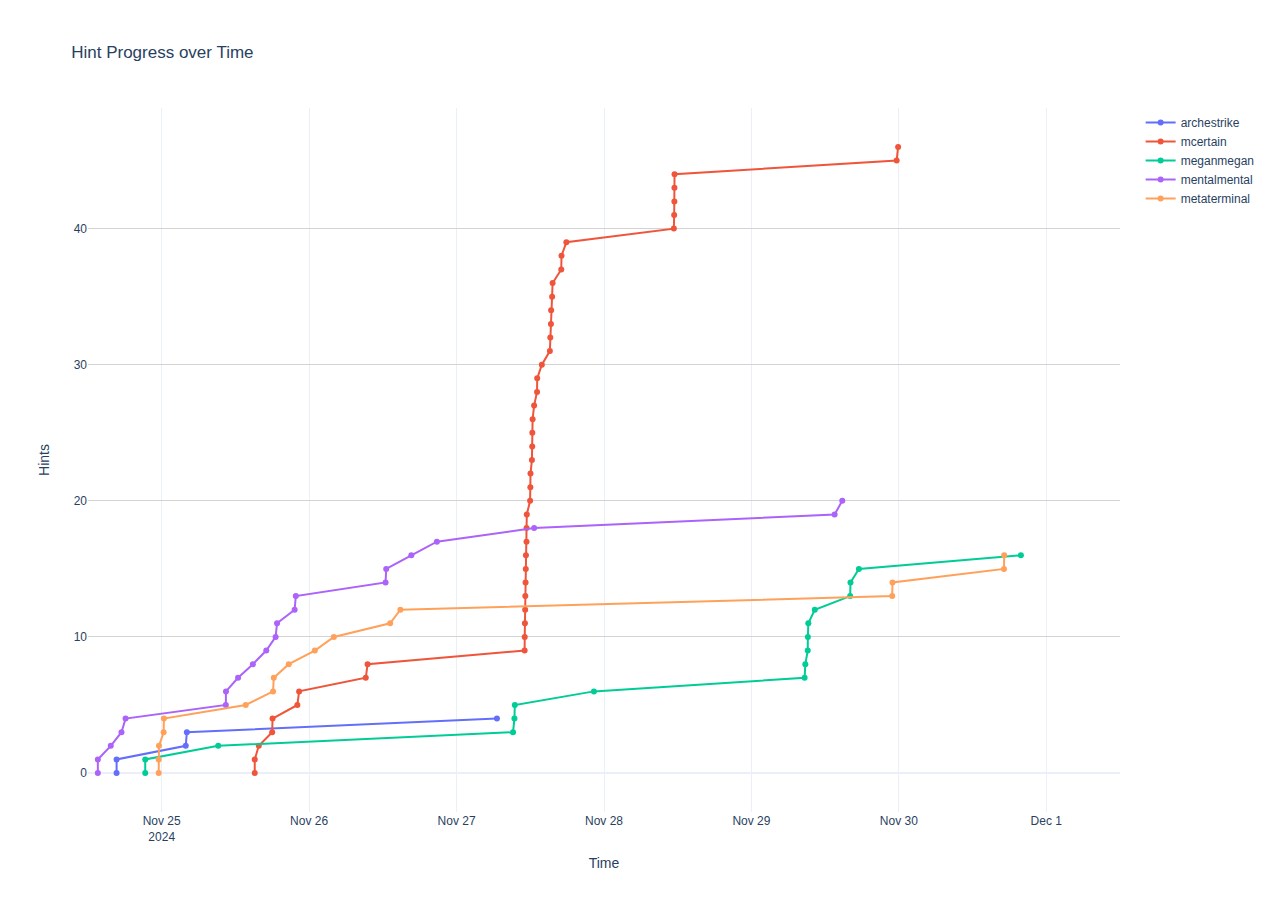
<file: Puzzlethon 2024/hints.html>
<html>
<head><meta charset="utf-8" /></head>
<body>
    <div>                        <script type="text/javascript">window.PlotlyConfig = {MathJaxConfig: 'local'};</script>
        <script charset="utf-8" src="https://cdn.plot.ly/plotly-2.29.1.min.js"></script>                <div id="9d993d23-2ebb-46c5-9fce-c0abd5484b24" class="plotly-graph-div" style="height:100%; width:100%;"></div>            <script type="text/javascript">                                    window.PLOTLYENV=window.PLOTLYENV || {};                                    if (document.getElementById("9d993d23-2ebb-46c5-9fce-c0abd5484b24")) {                    Plotly.newPlot(                        "9d993d23-2ebb-46c5-9fce-c0abd5484b24",                        [{"mode":"lines+markers","name":"archestrike","x":["2024-11-24T16:39:15.827000-05:00","2024-11-24T16:39:15.827000-05:00","2024-11-25T03:54:44.005000-05:00","2024-11-25T04:05:38.493000-05:00","2024-11-27T06:34:13.940000-05:00"],"y":[0,1,2,3,4],"type":"scatter"},{"mode":"lines+markers","name":"mcertain","x":["2024-11-25T15:08:40.039000-05:00","2024-11-25T15:08:40.039000-05:00","2024-11-25T15:48:18.278000-05:00","2024-11-25T17:58:43.636000-05:00","2024-11-25T18:02:45.895000-05:00","2024-11-25T22:04:46.369000-05:00","2024-11-25T22:21:56.083000-05:00","2024-11-26T09:13:09.952000-05:00","2024-11-26T09:30:51.425000-05:00","2024-11-27T11:04:40.361000-05:00","2024-11-27T11:05:39.238000-05:00","2024-11-27T11:07:28.696000-05:00","2024-11-27T11:10:02.376000-05:00","2024-11-27T11:11:29.084000-05:00","2024-11-27T11:13:53.856000-05:00","2024-11-27T11:15:47.179000-05:00","2024-11-27T11:17:25.339000-05:00","2024-11-27T11:23:06.199000-05:00","2024-11-27T11:23:39.231000-05:00","2024-11-27T11:25:52.049000-05:00","2024-11-27T11:58:09.717000-05:00","2024-11-27T12:00:46.740000-05:00","2024-11-27T12:02:10.277000-05:00","2024-11-27T12:15:55.130000-05:00","2024-11-27T12:19:01.698000-05:00","2024-11-27T12:19:56.020000-05:00","2024-11-27T12:22:47.569000-05:00","2024-11-27T12:37:13.589000-05:00","2024-11-27T13:05:56.838000-05:00","2024-11-27T13:07:39.198000-05:00","2024-11-27T13:52:44.901000-05:00","2024-11-27T15:11:18.289000-05:00","2024-11-27T15:15:22.259000-05:00","2024-11-27T15:21:32.826000-05:00","2024-11-27T15:23:49.831000-05:00","2024-11-27T15:33:30.758000-05:00","2024-11-27T15:38:09.017000-05:00","2024-11-27T17:02:46.930000-05:00","2024-11-27T17:04:54.808000-05:00","2024-11-27T17:52:12.587000-05:00","2024-11-28T11:22:16.433000-05:00","2024-11-28T11:25:24.538000-05:00","2024-11-28T11:27:11.735000-05:00","2024-11-28T11:27:59.850000-05:00","2024-11-28T11:29:07.624000-05:00","2024-11-29T23:38:23.488000-05:00","2024-11-29T23:52:43.789000-05:00"],"y":[0,1,2,3,4,5,6,7,8,9,10,11,12,13,14,15,16,17,18,19,20,21,22,23,24,25,26,27,28,29,30,31,32,33,34,35,36,37,38,39,40,41,42,43,44,45,46],"type":"scatter"},{"mode":"lines+markers","name":"meganmegan","x":["2024-11-24T21:18:58.939000-05:00","2024-11-24T21:18:58.939000-05:00","2024-11-25T09:11:55.452000-05:00","2024-11-27T09:11:27.755000-05:00","2024-11-27T09:25:15.209000-05:00","2024-11-27T09:28:43.518000-05:00","2024-11-27T22:21:37.892000-05:00","2024-11-29T08:39:35.178000-05:00","2024-11-29T08:46:28.210000-05:00","2024-11-29T09:09:54.054000-05:00","2024-11-29T09:11:15.094000-05:00","2024-11-29T09:15:48.173000-05:00","2024-11-29T10:18:27.021000-05:00","2024-11-29T16:04:25.263000-05:00","2024-11-29T16:07:30.505000-05:00","2024-11-29T17:29:45.748000-05:00","2024-11-30T19:51:55.835000-05:00"],"y":[0,1,2,3,4,5,6,7,8,9,10,11,12,13,14,15,16],"type":"scatter"},{"mode":"lines+markers","name":"mentalmental","x":["2024-11-24T13:36:06.257000-05:00","2024-11-24T13:36:06.257000-05:00","2024-11-24T15:42:19.610000-05:00","2024-11-24T17:27:04.170000-05:00","2024-11-24T18:06:44.610000-05:00","2024-11-25T10:26:12.019000-05:00","2024-11-25T10:27:28.117000-05:00","2024-11-25T12:25:42.108000-05:00","2024-11-25T14:50:32.621000-05:00","2024-11-25T17:01:15.741000-05:00","2024-11-25T18:32:29.368000-05:00","2024-11-25T18:46:23.808000-05:00","2024-11-25T21:38:20.929000-05:00","2024-11-25T21:49:40.454000-05:00","2024-11-26T12:26:22.958000-05:00","2024-11-26T12:32:46.473000-05:00","2024-11-26T16:37:59.827000-05:00","2024-11-26T20:47:42.535000-05:00","2024-11-27T12:37:40.415000-05:00","2024-11-29T13:32:25.499000-05:00","2024-11-29T14:47:25.172000-05:00"],"y":[0,1,2,3,4,5,6,7,8,9,10,11,12,13,14,15,16,17,18,19,20],"type":"scatter"},{"mode":"lines+markers","name":"metaterminal","x":["2024-11-24T23:30:21.997000-05:00","2024-11-24T23:30:21.997000-05:00","2024-11-24T23:33:10.907000-05:00","2024-11-25T00:18:40.386000-05:00","2024-11-25T00:21:33.611000-05:00","2024-11-25T13:40:24.597000-05:00","2024-11-25T18:07:42.031000-05:00","2024-11-25T18:14:38.092000-05:00","2024-11-25T20:41:02.660000-05:00","2024-11-26T00:55:33.859000-05:00","2024-11-26T04:01:21.173000-05:00","2024-11-26T13:10:55.231000-05:00","2024-11-26T14:51:04.112000-05:00","2024-11-29T22:54:50.339000-05:00","2024-11-29T22:57:47.986000-05:00","2024-11-30T17:06:42.418000-05:00","2024-11-30T17:08:58.124000-05:00"],"y":[0,1,2,3,4,5,6,7,8,9,10,11,12,13,14,15,16],"type":"scatter"}],                        {"template":{"data":{"barpolar":[{"marker":{"line":{"color":"white","width":0.5},"pattern":{"fillmode":"overlay","size":10,"solidity":0.2}},"type":"barpolar"}],"bar":[{"error_x":{"color":"#2a3f5f"},"error_y":{"color":"#2a3f5f"},"marker":{"line":{"color":"white","width":0.5},"pattern":{"fillmode":"overlay","size":10,"solidity":0.2}},"type":"bar"}],"carpet":[{"aaxis":{"endlinecolor":"#2a3f5f","gridcolor":"#C8D4E3","linecolor":"#C8D4E3","minorgridcolor":"#C8D4E3","startlinecolor":"#2a3f5f"},"baxis":{"endlinecolor":"#2a3f5f","gridcolor":"#C8D4E3","linecolor":"#C8D4E3","minorgridcolor":"#C8D4E3","startlinecolor":"#2a3f5f"},"type":"carpet"}],"choropleth":[{"colorbar":{"outlinewidth":0,"ticks":""},"type":"choropleth"}],"contourcarpet":[{"colorbar":{"outlinewidth":0,"ticks":""},"type":"contourcarpet"}],"contour":[{"colorbar":{"outlinewidth":0,"ticks":""},"colorscale":[[0.0,"#0d0887"],[0.1111111111111111,"#46039f"],[0.2222222222222222,"#7201a8"],[0.3333333333333333,"#9c179e"],[0.4444444444444444,"#bd3786"],[0.5555555555555556,"#d8576b"],[0.6666666666666666,"#ed7953"],[0.7777777777777778,"#fb9f3a"],[0.8888888888888888,"#fdca26"],[1.0,"#f0f921"]],"type":"contour"}],"heatmapgl":[{"colorbar":{"outlinewidth":0,"ticks":""},"colorscale":[[0.0,"#0d0887"],[0.1111111111111111,"#46039f"],[0.2222222222222222,"#7201a8"],[0.3333333333333333,"#9c179e"],[0.4444444444444444,"#bd3786"],[0.5555555555555556,"#d8576b"],[0.6666666666666666,"#ed7953"],[0.7777777777777778,"#fb9f3a"],[0.8888888888888888,"#fdca26"],[1.0,"#f0f921"]],"type":"heatmapgl"}],"heatmap":[{"colorbar":{"outlinewidth":0,"ticks":""},"colorscale":[[0.0,"#0d0887"],[0.1111111111111111,"#46039f"],[0.2222222222222222,"#7201a8"],[0.3333333333333333,"#9c179e"],[0.4444444444444444,"#bd3786"],[0.5555555555555556,"#d8576b"],[0.6666666666666666,"#ed7953"],[0.7777777777777778,"#fb9f3a"],[0.8888888888888888,"#fdca26"],[1.0,"#f0f921"]],"type":"heatmap"}],"histogram2dcontour":[{"colorbar":{"outlinewidth":0,"ticks":""},"colorscale":[[0.0,"#0d0887"],[0.1111111111111111,"#46039f"],[0.2222222222222222,"#7201a8"],[0.3333333333333333,"#9c179e"],[0.4444444444444444,"#bd3786"],[0.5555555555555556,"#d8576b"],[0.6666666666666666,"#ed7953"],[0.7777777777777778,"#fb9f3a"],[0.8888888888888888,"#fdca26"],[1.0,"#f0f921"]],"type":"histogram2dcontour"}],"histogram2d":[{"colorbar":{"outlinewidth":0,"ticks":""},"colorscale":[[0.0,"#0d0887"],[0.1111111111111111,"#46039f"],[0.2222222222222222,"#7201a8"],[0.3333333333333333,"#9c179e"],[0.4444444444444444,"#bd3786"],[0.5555555555555556,"#d8576b"],[0.6666666666666666,"#ed7953"],[0.7777777777777778,"#fb9f3a"],[0.8888888888888888,"#fdca26"],[1.0,"#f0f921"]],"type":"histogram2d"}],"histogram":[{"marker":{"pattern":{"fillmode":"overlay","size":10,"solidity":0.2}},"type":"histogram"}],"mesh3d":[{"colorbar":{"outlinewidth":0,"ticks":""},"type":"mesh3d"}],"parcoords":[{"line":{"colorbar":{"outlinewidth":0,"ticks":""}},"type":"parcoords"}],"pie":[{"automargin":true,"type":"pie"}],"scatter3d":[{"line":{"colorbar":{"outlinewidth":0,"ticks":""}},"marker":{"colorbar":{"outlinewidth":0,"ticks":""}},"type":"scatter3d"}],"scattercarpet":[{"marker":{"colorbar":{"outlinewidth":0,"ticks":""}},"type":"scattercarpet"}],"scattergeo":[{"marker":{"colorbar":{"outlinewidth":0,"ticks":""}},"type":"scattergeo"}],"scattergl":[{"marker":{"colorbar":{"outlinewidth":0,"ticks":""}},"type":"scattergl"}],"scattermapbox":[{"marker":{"colorbar":{"outlinewidth":0,"ticks":""}},"type":"scattermapbox"}],"scatterpolargl":[{"marker":{"colorbar":{"outlinewidth":0,"ticks":""}},"type":"scatterpolargl"}],"scatterpolar":[{"marker":{"colorbar":{"outlinewidth":0,"ticks":""}},"type":"scatterpolar"}],"scatter":[{"fillpattern":{"fillmode":"overlay","size":10,"solidity":0.2},"type":"scatter"}],"scatterternary":[{"marker":{"colorbar":{"outlinewidth":0,"ticks":""}},"type":"scatterternary"}],"surface":[{"colorbar":{"outlinewidth":0,"ticks":""},"colorscale":[[0.0,"#0d0887"],[0.1111111111111111,"#46039f"],[0.2222222222222222,"#7201a8"],[0.3333333333333333,"#9c179e"],[0.4444444444444444,"#bd3786"],[0.5555555555555556,"#d8576b"],[0.6666666666666666,"#ed7953"],[0.7777777777777778,"#fb9f3a"],[0.8888888888888888,"#fdca26"],[1.0,"#f0f921"]],"type":"surface"}],"table":[{"cells":{"fill":{"color":"#EBF0F8"},"line":{"color":"white"}},"header":{"fill":{"color":"#C8D4E3"},"line":{"color":"white"}},"type":"table"}]},"layout":{"annotationdefaults":{"arrowcolor":"#2a3f5f","arrowhead":0,"arrowwidth":1},"autotypenumbers":"strict","coloraxis":{"colorbar":{"outlinewidth":0,"ticks":""}},"colorscale":{"diverging":[[0,"#8e0152"],[0.1,"#c51b7d"],[0.2,"#de77ae"],[0.3,"#f1b6da"],[0.4,"#fde0ef"],[0.5,"#f7f7f7"],[0.6,"#e6f5d0"],[0.7,"#b8e186"],[0.8,"#7fbc41"],[0.9,"#4d9221"],[1,"#276419"]],"sequential":[[0.0,"#0d0887"],[0.1111111111111111,"#46039f"],[0.2222222222222222,"#7201a8"],[0.3333333333333333,"#9c179e"],[0.4444444444444444,"#bd3786"],[0.5555555555555556,"#d8576b"],[0.6666666666666666,"#ed7953"],[0.7777777777777778,"#fb9f3a"],[0.8888888888888888,"#fdca26"],[1.0,"#f0f921"]],"sequentialminus":[[0.0,"#0d0887"],[0.1111111111111111,"#46039f"],[0.2222222222222222,"#7201a8"],[0.3333333333333333,"#9c179e"],[0.4444444444444444,"#bd3786"],[0.5555555555555556,"#d8576b"],[0.6666666666666666,"#ed7953"],[0.7777777777777778,"#fb9f3a"],[0.8888888888888888,"#fdca26"],[1.0,"#f0f921"]]},"colorway":["#636efa","#EF553B","#00cc96","#ab63fa","#FFA15A","#19d3f3","#FF6692","#B6E880","#FF97FF","#FECB52"],"font":{"color":"#2a3f5f"},"geo":{"bgcolor":"white","lakecolor":"white","landcolor":"white","showlakes":true,"showland":true,"subunitcolor":"#C8D4E3"},"hoverlabel":{"align":"left"},"hovermode":"closest","mapbox":{"style":"light"},"paper_bgcolor":"white","plot_bgcolor":"white","polar":{"angularaxis":{"gridcolor":"#EBF0F8","linecolor":"#EBF0F8","ticks":""},"bgcolor":"white","radialaxis":{"gridcolor":"#EBF0F8","linecolor":"#EBF0F8","ticks":""}},"scene":{"xaxis":{"backgroundcolor":"white","gridcolor":"#DFE8F3","gridwidth":2,"linecolor":"#EBF0F8","showbackground":true,"ticks":"","zerolinecolor":"#EBF0F8"},"yaxis":{"backgroundcolor":"white","gridcolor":"#DFE8F3","gridwidth":2,"linecolor":"#EBF0F8","showbackground":true,"ticks":"","zerolinecolor":"#EBF0F8"},"zaxis":{"backgroundcolor":"white","gridcolor":"#DFE8F3","gridwidth":2,"linecolor":"#EBF0F8","showbackground":true,"ticks":"","zerolinecolor":"#EBF0F8"}},"shapedefaults":{"line":{"color":"#2a3f5f"}},"ternary":{"aaxis":{"gridcolor":"#DFE8F3","linecolor":"#A2B1C6","ticks":""},"baxis":{"gridcolor":"#DFE8F3","linecolor":"#A2B1C6","ticks":""},"bgcolor":"white","caxis":{"gridcolor":"#DFE8F3","linecolor":"#A2B1C6","ticks":""}},"title":{"x":0.05},"xaxis":{"automargin":true,"gridcolor":"#EBF0F8","linecolor":"#EBF0F8","ticks":"","title":{"standoff":15},"zerolinecolor":"#EBF0F8","zerolinewidth":2},"yaxis":{"automargin":true,"gridcolor":"#EBF0F8","linecolor":"#EBF0F8","ticks":"","title":{"standoff":15},"zerolinecolor":"#EBF0F8","zerolinewidth":2}}},"xaxis":{"title":{"text":"Time"},"range":["2024-11-24T12:00:00-05:00","2024-12-01T12:00:00-05:00"]},"yaxis":{"title":{"text":"Hints"},"gridcolor":"lightgray"},"title":{"text":"Hint Progress over Time"}},                        {"responsive": true}                    )                };                            </script>        </div>
</body>
</html>
</file>
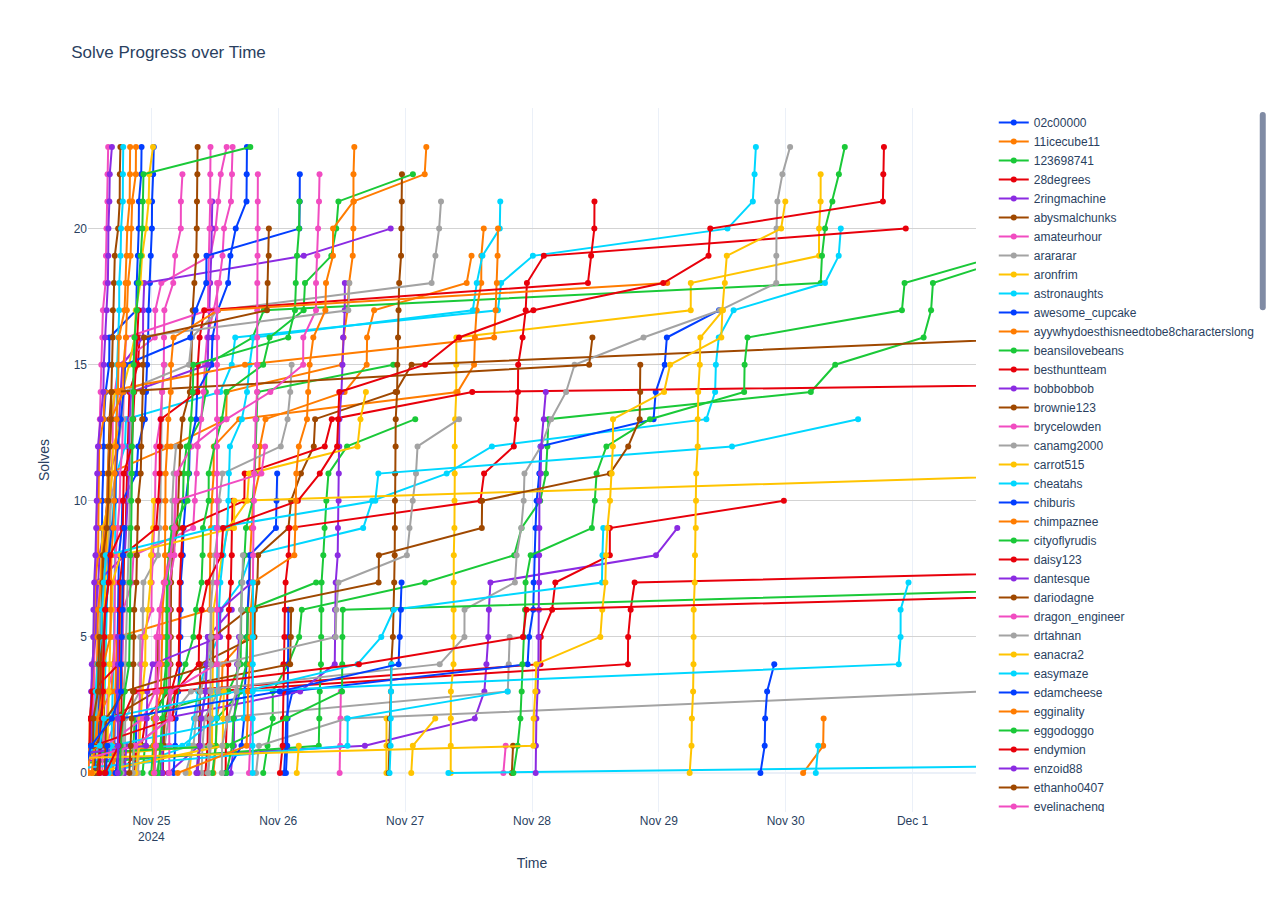
<file: Puzzlethon 2024/solves.html>
<html>
<head><meta charset="utf-8" /></head>
<body>
    <div>                        <script type="text/javascript">window.PlotlyConfig = {MathJaxConfig: 'local'};</script>
        <script charset="utf-8" src="https://cdn.plot.ly/plotly-2.29.1.min.js"></script>                <div id="8feb1b7d-b5c5-4dea-ab4c-a7a6b2376b26" class="plotly-graph-div" style="height:100%; width:100%;"></div>            <script type="text/javascript">                                    window.PLOTLYENV=window.PLOTLYENV || {};                                    if (document.getElementById("8feb1b7d-b5c5-4dea-ab4c-a7a6b2376b26")) {                    Plotly.newPlot(                        "8feb1b7d-b5c5-4dea-ab4c-a7a6b2376b26",                        [{"hoverinfo":"text","hoverlabel":{"bgcolor":"white","bordercolor":"#023EFF","font":{"color":"#023EFF"}},"line":{"color":"#023EFF"},"mode":"lines+markers","name":"02c00000","text":["\u003cb\u003e11\u002f24 10:27 AM\u003cbr\u003e02c00000 \u2022 start\u003c\u002fb\u003e","\u003cb\u003e11\u002f24 1:54 PM\u003cbr\u003e02c00000 \u2022 carberry\u003c\u002fb\u003e","\u003cb\u003e11\u002f24 1:56 PM\u003cbr\u003e02c00000 \u2022 triple-threat\u003c\u002fb\u003e","\u003cb\u003e11\u002f24 2:01 PM\u003cbr\u003e02c00000 \u2022 bould-idea\u003c\u002fb\u003e","\u003cb\u003e11\u002f24 2:04 PM\u003cbr\u003e02c00000 \u2022 who-am-i\u003c\u002fb\u003e","\u003cb\u003e11\u002f24 2:06 PM\u003cbr\u003e02c00000 \u2022 math\u003c\u002fb\u003e","\u003cb\u003e11\u002f24 2:29 PM\u003cbr\u003e02c00000 \u2022 gone-yesterday\u003c\u002fb\u003e","\u003cb\u003e11\u002f24 2:31 PM\u003cbr\u003e02c00000 \u2022 flag-code\u003c\u002fb\u003e","\u003cb\u003e11\u002f24 2:36 PM\u003cbr\u003e02c00000 \u2022 previous-commute\u003c\u002fb\u003e","\u003cb\u003e11\u002f24 2:39 PM\u003cbr\u003e02c00000 \u2022 prefix\u003c\u002fb\u003e","\u003cb\u003e11\u002f24 2:41 PM\u003cbr\u003e02c00000 \u2022 record-time\u003c\u002fb\u003e","\u003cb\u003e11\u002f24 2:51 PM\u003cbr\u003e02c00000 \u2022 carberry-2\u003c\u002fb\u003e","\u003cb\u003e11\u002f24 2:55 PM\u003cbr\u003e02c00000 \u2022 redacted\u003c\u002fb\u003e","\u003cb\u003e11\u002f24 3:01 PM\u003cbr\u003e02c00000 \u2022 spindle-choreography\u003c\u002fb\u003e","\u003cb\u003e11\u002f24 3:20 PM\u003cbr\u003e02c00000 \u2022 incomplete-instrumentation\u003c\u002fb\u003e","\u003cb\u003e11\u002f24 4:00 PM\u003cbr\u003e02c00000 \u2022 shiritori\u003c\u002fb\u003e","\u003cb\u003e11\u002f24 4:03 PM\u003cbr\u003e02c00000 \u2022 maize-maze\u003c\u002fb\u003e","\u003cb\u003e11\u002f24 9:08 PM\u003cbr\u003e02c00000 \u2022 public-eye-exam\u003c\u002fb\u003e","\u003cb\u003e11\u002f24 9:13 PM\u003cbr\u003e02c00000 \u2022 bloodsuckers\u003c\u002fb\u003e","\u003cb\u003e11\u002f24 9:26 PM\u003cbr\u003e02c00000 \u2022 prada\u003c\u002fb\u003e","\u003cb\u003e11\u002f24 9:36 PM\u003cbr\u003e02c00000 \u2022 alice\u003c\u002fb\u003e","\u003cb\u003e11\u002f24 9:38 PM\u003cbr\u003e02c00000 \u2022 gate-lock\u003c\u002fb\u003e","\u003cb\u003e11\u002f24 10:04 PM\u003cbr\u003e02c00000 \u2022 staze\u003c\u002fb\u003e","\u003cb\u003e11\u002f24 10:08 PM\u003cbr\u003e02c00000 \u2022 objections\u003c\u002fb\u003e"],"x":["2024-11-24T10:27:32.889000-05:00","2024-11-24T13:54:43.535000-05:00","2024-11-24T13:56:03.495000-05:00","2024-11-24T14:01:11.070000-05:00","2024-11-24T14:04:32.484000-05:00","2024-11-24T14:06:05.101000-05:00","2024-11-24T14:29:41.755000-05:00","2024-11-24T14:31:29.835000-05:00","2024-11-24T14:36:15.781000-05:00","2024-11-24T14:39:39.170000-05:00","2024-11-24T14:41:50.519000-05:00","2024-11-24T14:51:23.214000-05:00","2024-11-24T14:55:53.737000-05:00","2024-11-24T15:01:29.583000-05:00","2024-11-24T15:20:15.044000-05:00","2024-11-24T16:00:30.118000-05:00","2024-11-24T16:03:17.531000-05:00","2024-11-24T21:08:09.447000-05:00","2024-11-24T21:13:22.196000-05:00","2024-11-24T21:26:21.680000-05:00","2024-11-24T21:36:09.997000-05:00","2024-11-24T21:38:21.126000-05:00","2024-11-24T22:04:08.160000-05:00","2024-11-24T22:08:00.453000-05:00"],"y":[0,1,2,3,4,5,6,7,8,9,10,11,12,13,14,15,16,17,18,19,20,21,22,23],"type":"scatter"},{"hoverinfo":"text","hoverlabel":{"bgcolor":"white","bordercolor":"#FF7C00","font":{"color":"#FF7C00"}},"line":{"color":"#FF7C00"},"mode":"lines+markers","name":"11icecube11","text":["\u003cb\u003e11\u002f25 11:43 AM\u003cbr\u003e11icecube11 \u2022 start\u003c\u002fb\u003e","\u003cb\u003e11\u002f25 12:12 PM\u003cbr\u003e11icecube11 \u2022 carberry\u003c\u002fb\u003e","\u003cb\u003e11\u002f25 12:19 PM\u003cbr\u003e11icecube11 \u2022 triple-threat\u003c\u002fb\u003e","\u003cb\u003e11\u002f25 1:17 PM\u003cbr\u003e11icecube11 \u2022 redacted\u003c\u002fb\u003e","\u003cb\u003e11\u002f25 1:27 PM\u003cbr\u003e11icecube11 \u2022 objections\u003c\u002fb\u003e","\u003cb\u003e11\u002f25 6:08 PM\u003cbr\u003e11icecube11 \u2022 bould-idea\u003c\u002fb\u003e","\u003cb\u003e11\u002f25 6:15 PM\u003cbr\u003e11icecube11 \u2022 math\u003c\u002fb\u003e","\u003cb\u003e11\u002f25 6:36 PM\u003cbr\u003e11icecube11 \u2022 gone-yesterday\u003c\u002fb\u003e","\u003cb\u003e11\u002f25 6:41 PM\u003cbr\u003e11icecube11 \u2022 flag-code\u003c\u002fb\u003e","\u003cb\u003e11\u002f25 6:54 PM\u003cbr\u003e11icecube11 \u2022 who-am-i\u003c\u002fb\u003e","\u003cb\u003e11\u002f25 7:13 PM\u003cbr\u003e11icecube11 \u2022 shiritori\u003c\u002fb\u003e","\u003cb\u003e11\u002f25 8:23 PM\u003cbr\u003e11icecube11 \u2022 prada\u003c\u002fb\u003e","\u003cb\u003e11\u002f25 8:31 PM\u003cbr\u003e11icecube11 \u2022 carberry-2\u003c\u002fb\u003e","\u003cb\u003e11\u002f25 9:34 PM\u003cbr\u003e11icecube11 \u2022 record-time\u003c\u002fb\u003e","\u003cb\u003e11\u002f26 12:32 PM\u003cbr\u003e11icecube11 \u2022 incomplete-instrumentation\u003c\u002fb\u003e","\u003cb\u003e11\u002f26 4:43 PM\u003cbr\u003e11icecube11 \u2022 public-eye-exam\u003c\u002fb\u003e","\u003cb\u003e11\u002f26 4:48 PM\u003cbr\u003e11icecube11 \u2022 bloodsuckers\u003c\u002fb\u003e","\u003cb\u003e11\u002f26 6:07 PM\u003cbr\u003e11icecube11 \u2022 alice\u003c\u002fb\u003e","\u003cb\u003e11\u002f27 11:38 AM\u003cbr\u003e11icecube11 \u2022 maize-maze\u003c\u002fb\u003e","\u003cb\u003e11\u002f27 12:33 PM\u003cbr\u003e11icecube11 \u2022 gate-lock\u003c\u002fb\u003e"],"x":["2024-11-25T11:43:01.851000-05:00","2024-11-25T12:12:48.974000-05:00","2024-11-25T12:19:05.387000-05:00","2024-11-25T13:17:51.274000-05:00","2024-11-25T13:27:14.378000-05:00","2024-11-25T18:08:14.073000-05:00","2024-11-25T18:15:00.135000-05:00","2024-11-25T18:36:45.146000-05:00","2024-11-25T18:41:34.686000-05:00","2024-11-25T18:54:42.388000-05:00","2024-11-25T19:13:25.282000-05:00","2024-11-25T20:23:36.029000-05:00","2024-11-25T20:31:55.876000-05:00","2024-11-25T21:34:40.215000-05:00","2024-11-26T12:32:48.493000-05:00","2024-11-26T16:43:34.723000-05:00","2024-11-26T16:48:08.868000-05:00","2024-11-26T18:07:47.385000-05:00","2024-11-27T11:38:23.263000-05:00","2024-11-27T12:33:34.067000-05:00"],"y":[0,1,2,3,4,5,6,7,8,9,10,11,12,13,14,15,16,17,18,19],"type":"scatter"},{"hoverinfo":"text","hoverlabel":{"bgcolor":"white","bordercolor":"#1AC938","font":{"color":"#1AC938"}},"line":{"color":"#1AC938"},"mode":"lines+markers","name":"123698741","text":["\u003cb\u003e11\u002f25 9:09 PM\u003cbr\u003e123698741 \u2022 start\u003c\u002fb\u003e","\u003cb\u003e11\u002f25 9:57 PM\u003cbr\u003e123698741 \u2022 carberry\u003c\u002fb\u003e","\u003cb\u003e11\u002f25 10:56 PM\u003cbr\u003e123698741 \u2022 bould-idea\u003c\u002fb\u003e","\u003cb\u003e11\u002f25 10:57 PM\u003cbr\u003e123698741 \u2022 math\u003c\u002fb\u003e","\u003cb\u003e11\u002f26 1:52 AM\u003cbr\u003e123698741 \u2022 gone-yesterday\u003c\u002fb\u003e","\u003cb\u003e11\u002f26 3:56 AM\u003cbr\u003e123698741 \u2022 who-am-i\u003c\u002fb\u003e","\u003cb\u003e11\u002f26 4:26 AM\u003cbr\u003e123698741 \u2022 flag-code\u003c\u002fb\u003e","\u003cb\u003e11\u002f27 3:45 AM\u003cbr\u003e123698741 \u2022 triple-threat\u003c\u002fb\u003e","\u003cb\u003e11\u002f27 8:37 PM\u003cbr\u003e123698741 \u2022 redacted\u003c\u002fb\u003e","\u003cb\u003e11\u002f27 10:01 PM\u003cbr\u003e123698741 \u2022 shiritori\u003c\u002fb\u003e","\u003cb\u003e11\u002f28 1:32 AM\u003cbr\u003e123698741 \u2022 incomplete-instrumentation\u003c\u002fb\u003e","\u003cb\u003e11\u002f28 2:38 AM\u003cbr\u003e123698741 \u2022 carberry-2\u003c\u002fb\u003e","\u003cb\u003e11\u002f28 2:54 AM\u003cbr\u003e123698741 \u2022 record-time\u003c\u002fb\u003e","\u003cb\u003e11\u002f28 3:06 AM\u003cbr\u003e123698741 \u2022 prada\u003c\u002fb\u003e","\u003cb\u003e11\u002f30 4:44 AM\u003cbr\u003e123698741 \u2022 objections\u003c\u002fb\u003e","\u003cb\u003e11\u002f30 9:22 AM\u003cbr\u003e123698741 \u2022 prefix\u003c\u002fb\u003e","\u003cb\u003e12\u002f01 2:05 AM\u003cbr\u003e123698741 \u2022 maize-maze\u003c\u002fb\u003e","\u003cb\u003e12\u002f01 3:30 AM\u003cbr\u003e123698741 \u2022 previous-commute\u003c\u002fb\u003e","\u003cb\u003e12\u002f01 3:50 AM\u003cbr\u003e123698741 \u2022 spindle-choreography\u003c\u002fb\u003e","\u003cb\u003e12\u002f01 7:52 PM\u003cbr\u003e123698741 \u2022 alice\u003c\u002fb\u003e","\u003cb\u003e12\u002f01 7:59 PM\u003cbr\u003e123698741 \u2022 public-eye-exam\u003c\u002fb\u003e","\u003cb\u003e12\u002f01 8:01 PM\u003cbr\u003e123698741 \u2022 gate-lock\u003c\u002fb\u003e"],"x":["2024-11-25T21:09:13.705000-05:00","2024-11-25T21:57:19.922000-05:00","2024-11-25T22:56:22.111000-05:00","2024-11-25T22:57:34.205000-05:00","2024-11-26T01:52:49.570000-05:00","2024-11-26T03:56:50.909000-05:00","2024-11-26T04:26:56.685000-05:00","2024-11-27T03:45:37.766000-05:00","2024-11-27T20:37:35.591000-05:00","2024-11-27T22:01:58.538000-05:00","2024-11-28T01:32:42.773000-05:00","2024-11-28T02:38:38.070000-05:00","2024-11-28T02:54:30.400000-05:00","2024-11-28T03:06:52.053000-05:00","2024-11-30T04:44:54.812000-05:00","2024-11-30T09:22:00.793000-05:00","2024-12-01T02:05:18.112000-05:00","2024-12-01T03:30:10.210000-05:00","2024-12-01T03:50:51.494000-05:00","2024-12-01T19:52:03.644000-05:00","2024-12-01T19:59:04.640000-05:00","2024-12-01T20:01:00.368000-05:00"],"y":[0,1,2,3,4,5,6,7,8,9,10,11,12,13,14,15,16,17,18,19,20,21],"type":"scatter"},{"hoverinfo":"text","hoverlabel":{"bgcolor":"white","bordercolor":"#E8000B","font":{"color":"#E8000B"}},"line":{"color":"#E8000B"},"mode":"lines+markers","name":"28degrees","text":["\u003cb\u003e11\u002f24 6:08 PM\u003cbr\u003e28degrees \u2022 start\u003c\u002fb\u003e","\u003cb\u003e11\u002f24 6:18 PM\u003cbr\u003e28degrees \u2022 carberry\u003c\u002fb\u003e","\u003cb\u003e11\u002f24 6:19 PM\u003cbr\u003e28degrees \u2022 bould-idea\u003c\u002fb\u003e","\u003cb\u003e11\u002f24 6:22 PM\u003cbr\u003e28degrees \u2022 flag-code\u003c\u002fb\u003e","\u003cb\u003e11\u002f24 6:23 PM\u003cbr\u003e28degrees \u2022 math\u003c\u002fb\u003e","\u003cb\u003e11\u002f24 6:33 PM\u003cbr\u003e28degrees \u2022 gone-yesterday\u003c\u002fb\u003e","\u003cb\u003e11\u002f24 6:35 PM\u003cbr\u003e28degrees \u2022 triple-threat\u003c\u002fb\u003e","\u003cb\u003e11\u002f24 6:43 PM\u003cbr\u003e28degrees \u2022 redacted\u003c\u002fb\u003e","\u003cb\u003e11\u002f24 6:49 PM\u003cbr\u003e28degrees \u2022 spindle-choreography\u003c\u002fb\u003e","\u003cb\u003e11\u002f24 7:08 PM\u003cbr\u003e28degrees \u2022 who-am-i\u003c\u002fb\u003e","\u003cb\u003e11\u002f24 7:14 PM\u003cbr\u003e28degrees \u2022 shiritori\u003c\u002fb\u003e","\u003cb\u003e11\u002f24 7:22 PM\u003cbr\u003e28degrees \u2022 incomplete-instrumentation\u003c\u002fb\u003e","\u003cb\u003e11\u002f24 7:26 PM\u003cbr\u003e28degrees \u2022 record-time\u003c\u002fb\u003e","\u003cb\u003e11\u002f24 7:34 PM\u003cbr\u003e28degrees \u2022 prefix\u003c\u002fb\u003e","\u003cb\u003e11\u002f24 7:49 PM\u003cbr\u003e28degrees \u2022 carberry-2\u003c\u002fb\u003e","\u003cb\u003e11\u002f24 9:27 PM\u003cbr\u003e28degrees \u2022 bloodsuckers\u003c\u002fb\u003e","\u003cb\u003e11\u002f24 9:45 PM\u003cbr\u003e28degrees \u2022 staze\u003c\u002fb\u003e"],"x":["2024-11-24T18:08:59.910000-05:00","2024-11-24T18:18:28.874000-05:00","2024-11-24T18:19:32.148000-05:00","2024-11-24T18:22:03.212000-05:00","2024-11-24T18:23:00.091000-05:00","2024-11-24T18:33:02.648000-05:00","2024-11-24T18:35:02.504000-05:00","2024-11-24T18:43:29.552000-05:00","2024-11-24T18:49:42.722000-05:00","2024-11-24T19:08:16.423000-05:00","2024-11-24T19:14:58.345000-05:00","2024-11-24T19:22:58.189000-05:00","2024-11-24T19:26:47.780000-05:00","2024-11-24T19:34:02.139000-05:00","2024-11-24T19:49:45.891000-05:00","2024-11-24T21:27:08.778000-05:00","2024-11-24T21:45:40.303000-05:00"],"y":[0,1,2,3,4,5,6,7,8,9,10,11,12,13,14,15,16],"type":"scatter"},{"hoverinfo":"text","hoverlabel":{"bgcolor":"white","bordercolor":"#8B2BE2","font":{"color":"#8B2BE2"}},"line":{"color":"#8B2BE2"},"mode":"lines+markers","name":"2ringmachine","text":["\u003cb\u003e11\u002f22 5:03 PM\u003cbr\u003e2ringmachine \u2022 start\u003c\u002fb\u003e","\u003cb\u003e11\u002f26 4:23 PM\u003cbr\u003e2ringmachine \u2022 carberry\u003c\u002fb\u003e","\u003cb\u003e11\u002f27 1:10 PM\u003cbr\u003e2ringmachine \u2022 triple-threat\u003c\u002fb\u003e","\u003cb\u003e11\u002f27 2:59 PM\u003cbr\u003e2ringmachine \u2022 redacted\u003c\u002fb\u003e","\u003cb\u003e11\u002f27 3:22 PM\u003cbr\u003e2ringmachine \u2022 spindle-choreography\u003c\u002fb\u003e","\u003cb\u003e11\u002f27 3:43 PM\u003cbr\u003e2ringmachine \u2022 bould-idea\u003c\u002fb\u003e","\u003cb\u003e11\u002f27 3:50 PM\u003cbr\u003e2ringmachine \u2022 math\u003c\u002fb\u003e","\u003cb\u003e11\u002f27 4:08 PM\u003cbr\u003e2ringmachine \u2022 flag-code\u003c\u002fb\u003e","\u003cb\u003e11\u002f28 11:27 PM\u003cbr\u003e2ringmachine \u2022 who-am-i\u003c\u002fb\u003e","\u003cb\u003e11\u002f29 3:28 AM\u003cbr\u003e2ringmachine \u2022 shiritori\u003c\u002fb\u003e"],"x":["2024-11-22T17:03:37.608000-05:00","2024-11-26T16:23:09.867000-05:00","2024-11-27T13:10:24.504000-05:00","2024-11-27T14:59:29.396000-05:00","2024-11-27T15:22:36.957000-05:00","2024-11-27T15:43:30.012000-05:00","2024-11-27T15:50:18.714000-05:00","2024-11-27T16:08:19.643000-05:00","2024-11-28T23:27:11.099000-05:00","2024-11-29T03:28:58.523000-05:00"],"y":[0,1,2,3,4,5,6,7,8,9],"type":"scatter"},{"hoverinfo":"text","hoverlabel":{"bgcolor":"white","bordercolor":"#9F4800","font":{"color":"#9F4800"}},"line":{"color":"#9F4800"},"mode":"lines+markers","name":"abysmalchunks","text":["\u003cb\u003e11\u002f24 6:48 PM\u003cbr\u003eabysmalchunks \u2022 start\u003c\u002fb\u003e","\u003cb\u003e11\u002f24 6:53 PM\u003cbr\u003eabysmalchunks \u2022 triple-threat\u003c\u002fb\u003e"],"x":["2024-11-24T18:48:47.983000-05:00","2024-11-24T18:53:29.556000-05:00"],"y":[0,1],"type":"scatter"},{"hoverinfo":"text","hoverlabel":{"bgcolor":"white","bordercolor":"#F14CC1","font":{"color":"#F14CC1"}},"line":{"color":"#F14CC1"},"mode":"lines+markers","name":"amateurhour","text":["\u003cb\u003e11\u002f23 11:08 AM\u003cbr\u003eamateurhour \u2022 start\u003c\u002fb\u003e","\u003cb\u003e11\u002f24 12:20 PM\u003cbr\u003eamateurhour \u2022 triple-threat\u003c\u002fb\u003e","\u003cb\u003e11\u002f24 12:45 PM\u003cbr\u003eamateurhour \u2022 carberry\u003c\u002fb\u003e","\u003cb\u003e11\u002f24 12:54 PM\u003cbr\u003eamateurhour \u2022 bould-idea\u003c\u002fb\u003e","\u003cb\u003e11\u002f24 1:00 PM\u003cbr\u003eamateurhour \u2022 who-am-i\u003c\u002fb\u003e","\u003cb\u003e11\u002f24 1:08 PM\u003cbr\u003eamateurhour \u2022 math\u003c\u002fb\u003e","\u003cb\u003e11\u002f24 1:57 PM\u003cbr\u003eamateurhour \u2022 redacted\u003c\u002fb\u003e","\u003cb\u003e11\u002f24 2:18 PM\u003cbr\u003eamateurhour \u2022 flag-code\u003c\u002fb\u003e","\u003cb\u003e11\u002f24 3:43 PM\u003cbr\u003eamateurhour \u2022 gone-yesterday\u003c\u002fb\u003e","\u003cb\u003e11\u002f24 4:03 PM\u003cbr\u003eamateurhour \u2022 shiritori\u003c\u002fb\u003e","\u003cb\u003e11\u002f24 4:15 PM\u003cbr\u003eamateurhour \u2022 incomplete-instrumentation\u003c\u002fb\u003e","\u003cb\u003e11\u002f24 4:27 PM\u003cbr\u003eamateurhour \u2022 record-time\u003c\u002fb\u003e","\u003cb\u003e11\u002f24 4:39 PM\u003cbr\u003eamateurhour \u2022 prefix\u003c\u002fb\u003e","\u003cb\u003e11\u002f24 4:40 PM\u003cbr\u003eamateurhour \u2022 carberry-2\u003c\u002fb\u003e","\u003cb\u003e11\u002f24 5:05 PM\u003cbr\u003eamateurhour \u2022 objections\u003c\u002fb\u003e","\u003cb\u003e11\u002f24 5:47 PM\u003cbr\u003eamateurhour \u2022 prada\u003c\u002fb\u003e","\u003cb\u003e11\u002f25 12:37 AM\u003cbr\u003eamateurhour \u2022 public-eye-exam\u003c\u002fb\u003e","\u003cb\u003e11\u002f25 12:43 AM\u003cbr\u003eamateurhour \u2022 bloodsuckers\u003c\u002fb\u003e","\u003cb\u003e11\u002f25 1:52 AM\u003cbr\u003eamateurhour \u2022 alice\u003c\u002fb\u003e","\u003cb\u003e11\u002f25 11:08 AM\u003cbr\u003eamateurhour \u2022 staze\u003c\u002fb\u003e","\u003cb\u003e11\u002f25 12:08 PM\u003cbr\u003eamateurhour \u2022 previous-commute\u003c\u002fb\u003e","\u003cb\u003e11\u002f25 12:38 PM\u003cbr\u003eamateurhour \u2022 maize-maze\u003c\u002fb\u003e","\u003cb\u003e11\u002f25 1:06 PM\u003cbr\u003eamateurhour \u2022 gate-lock\u003c\u002fb\u003e","\u003cb\u003e11\u002f25 2:13 PM\u003cbr\u003eamateurhour \u2022 spindle-choreography\u003c\u002fb\u003e"],"x":["2024-11-23T11:08:22.076000-05:00","2024-11-24T12:20:17.040000-05:00","2024-11-24T12:45:17.473000-05:00","2024-11-24T12:54:37.604000-05:00","2024-11-24T13:00:35.484000-05:00","2024-11-24T13:08:43.662000-05:00","2024-11-24T13:57:15.891000-05:00","2024-11-24T14:18:01.475000-05:00","2024-11-24T15:43:57.824000-05:00","2024-11-24T16:03:37.249000-05:00","2024-11-24T16:15:10.293000-05:00","2024-11-24T16:27:27.199000-05:00","2024-11-24T16:39:44.915000-05:00","2024-11-24T16:40:15.025000-05:00","2024-11-24T17:05:56.850000-05:00","2024-11-24T17:47:05.476000-05:00","2024-11-25T00:37:42.281000-05:00","2024-11-25T00:43:41.003000-05:00","2024-11-25T01:52:09.388000-05:00","2024-11-25T11:08:40.728000-05:00","2024-11-25T12:08:08.899000-05:00","2024-11-25T12:38:00.834000-05:00","2024-11-25T13:06:53.171000-05:00","2024-11-25T14:13:43.623000-05:00"],"y":[0,1,2,3,4,5,6,7,8,9,10,11,12,13,14,15,16,17,18,19,20,21,22,23],"type":"scatter"},{"hoverinfo":"text","hoverlabel":{"bgcolor":"white","bordercolor":"#A3A3A3","font":{"color":"#A3A3A3"}},"line":{"color":"#A3A3A3"},"mode":"lines+markers","name":"arararar","text":["\u003cb\u003e11\u002f25 10:44 AM\u003cbr\u003earararar \u2022 start\u003c\u002fb\u003e","\u003cb\u003e11\u002f25 11:14 AM\u003cbr\u003earararar \u2022 carberry\u003c\u002fb\u003e","\u003cb\u003e11\u002f25 11:26 AM\u003cbr\u003earararar \u2022 triple-threat\u003c\u002fb\u003e","\u003cb\u003e11\u002f27 7:25 PM\u003cbr\u003earararar \u2022 bould-idea\u003c\u002fb\u003e","\u003cb\u003e11\u002f27 7:35 PM\u003cbr\u003earararar \u2022 who-am-i\u003c\u002fb\u003e","\u003cb\u003e11\u002f27 7:46 PM\u003cbr\u003earararar \u2022 shiritori\u003c\u002fb\u003e"],"x":["2024-11-25T10:44:09.518000-05:00","2024-11-25T11:14:50.404000-05:00","2024-11-25T11:26:48.062000-05:00","2024-11-27T19:25:30.423000-05:00","2024-11-27T19:35:46.906000-05:00","2024-11-27T19:46:20.090000-05:00"],"y":[0,1,2,3,4,5],"type":"scatter"},{"hoverinfo":"text","hoverlabel":{"bgcolor":"white","bordercolor":"#FFC400","font":{"color":"#FFC400"}},"line":{"color":"#FFC400"},"mode":"lines+markers","name":"aronfrim","text":["\u003cb\u003e11\u002f25 7:07 AM\u003cbr\u003earonfrim \u2022 start\u003c\u002fb\u003e","\u003cb\u003e11\u002f25 7:43 AM\u003cbr\u003earonfrim \u2022 carberry\u003c\u002fb\u003e"],"x":["2024-11-25T07:07:44.058000-05:00","2024-11-25T07:43:43.592000-05:00"],"y":[0,1],"type":"scatter"},{"hoverinfo":"text","hoverlabel":{"bgcolor":"white","bordercolor":"#00D7FF","font":{"color":"#00D7FF"}},"line":{"color":"#00D7FF"},"mode":"lines+markers","name":"astronaughts","text":["\u003cb\u003e11\u002f24 8:38 AM\u003cbr\u003eastronaughts \u2022 start\u003c\u002fb\u003e","\u003cb\u003e11\u002f24 12:20 PM\u003cbr\u003eastronaughts \u2022 triple-threat\u003c\u002fb\u003e","\u003cb\u003e11\u002f24 5:08 PM\u003cbr\u003eastronaughts \u2022 carberry\u003c\u002fb\u003e","\u003cb\u003e11\u002f24 5:18 PM\u003cbr\u003eastronaughts \u2022 redacted\u003c\u002fb\u003e"],"x":["2024-11-24T08:38:18.603000-05:00","2024-11-24T12:20:25.764000-05:00","2024-11-24T17:08:27.811000-05:00","2024-11-24T17:18:03.418000-05:00"],"y":[0,1,2,3],"type":"scatter"},{"hoverinfo":"text","hoverlabel":{"bgcolor":"white","bordercolor":"#023EFF","font":{"color":"#023EFF"}},"line":{"color":"#023EFF"},"mode":"lines+markers","name":"awesome_cupcake","text":["\u003cb\u003e11\u002f24 8:29 PM\u003cbr\u003eawesome_cupcake \u2022 start\u003c\u002fb\u003e","\u003cb\u003e11\u002f24 9:03 PM\u003cbr\u003eawesome_cupcake \u2022 triple-threat\u003c\u002fb\u003e","\u003cb\u003e11\u002f24 9:09 PM\u003cbr\u003eawesome_cupcake \u2022 carberry\u003c\u002fb\u003e"],"x":["2024-11-24T20:29:40.978000-05:00","2024-11-24T21:03:02.774000-05:00","2024-11-24T21:09:25.303000-05:00"],"y":[0,1,2],"type":"scatter"},{"hoverinfo":"text","hoverlabel":{"bgcolor":"white","bordercolor":"#FF7C00","font":{"color":"#FF7C00"}},"line":{"color":"#FF7C00"},"mode":"lines+markers","name":"ayywhydoesthisneedtobe8characterslong","text":["\u003cb\u003e12\u002f16 9:29 PM\u003cbr\u003eayywhydoesthisneedtobe8characterslong \u2022 start\u003c\u002fb\u003e","\u003cb\u003e12\u002f16 9:32 PM\u003cbr\u003eayywhydoesthisneedtobe8characterslong \u2022 triple-threat\u003c\u002fb\u003e","\u003cb\u003e12\u002f16 9:41 PM\u003cbr\u003eayywhydoesthisneedtobe8characterslong \u2022 redacted\u003c\u002fb\u003e","\u003cb\u003e12\u002f16 9:54 PM\u003cbr\u003eayywhydoesthisneedtobe8characterslong \u2022 objections\u003c\u002fb\u003e","\u003cb\u003e12\u002f16 10:04 PM\u003cbr\u003eayywhydoesthisneedtobe8characterslong \u2022 prefix\u003c\u002fb\u003e","\u003cb\u003e12\u002f17 3:07 AM\u003cbr\u003eayywhydoesthisneedtobe8characterslong \u2022 record-time\u003c\u002fb\u003e","\u003cb\u003e12\u002f17 3:21 AM\u003cbr\u003eayywhydoesthisneedtobe8characterslong \u2022 incomplete-instrumentation\u003c\u002fb\u003e","\u003cb\u003e12\u002f17 3:57 AM\u003cbr\u003eayywhydoesthisneedtobe8characterslong \u2022 shiritori\u003c\u002fb\u003e","\u003cb\u003e12\u002f17 4:13 AM\u003cbr\u003eayywhydoesthisneedtobe8characterslong \u2022 who-am-i\u003c\u002fb\u003e","\u003cb\u003e12\u002f17 4:25 AM\u003cbr\u003eayywhydoesthisneedtobe8characterslong \u2022 carberry-2\u003c\u002fb\u003e","\u003cb\u003e12\u002f17 12:18 PM\u003cbr\u003eayywhydoesthisneedtobe8characterslong \u2022 bould-idea\u003c\u002fb\u003e","\u003cb\u003e12\u002f17 12:22 PM\u003cbr\u003eayywhydoesthisneedtobe8characterslong \u2022 flag-code\u003c\u002fb\u003e","\u003cb\u003e12\u002f17 12:34 PM\u003cbr\u003eayywhydoesthisneedtobe8characterslong \u2022 math\u003c\u002fb\u003e","\u003cb\u003e12\u002f17 4:33 PM\u003cbr\u003eayywhydoesthisneedtobe8characterslong \u2022 prada\u003c\u002fb\u003e","\u003cb\u003e12\u002f17 7:25 PM\u003cbr\u003eayywhydoesthisneedtobe8characterslong \u2022 carberry\u003c\u002fb\u003e","\u003cb\u003e12\u002f17 9:26 PM\u003cbr\u003eayywhydoesthisneedtobe8characterslong \u2022 bloodsuckers\u003c\u002fb\u003e","\u003cb\u003e12\u002f17 9:56 PM\u003cbr\u003eayywhydoesthisneedtobe8characterslong \u2022 maize-maze\u003c\u002fb\u003e","\u003cb\u003e12\u002f21 1:27 PM\u003cbr\u003eayywhydoesthisneedtobe8characterslong \u2022 public-eye-exam\u003c\u002fb\u003e","\u003cb\u003e12\u002f21 2:17 PM\u003cbr\u003eayywhydoesthisneedtobe8characterslong \u2022 alice\u003c\u002fb\u003e","\u003cb\u003e12\u002f21 2:32 PM\u003cbr\u003eayywhydoesthisneedtobe8characterslong \u2022 gate-lock\u003c\u002fb\u003e"],"x":["2024-12-16T21:29:59.691000-05:00","2024-12-16T21:32:55.981000-05:00","2024-12-16T21:41:42.266000-05:00","2024-12-16T21:54:15.968000-05:00","2024-12-16T22:04:12.612000-05:00","2024-12-17T03:07:46.320000-05:00","2024-12-17T03:21:13.218000-05:00","2024-12-17T03:57:04.886000-05:00","2024-12-17T04:13:14.129000-05:00","2024-12-17T04:25:26.712000-05:00","2024-12-17T12:18:01.961000-05:00","2024-12-17T12:22:12.501000-05:00","2024-12-17T12:34:49.564000-05:00","2024-12-17T16:33:01.615000-05:00","2024-12-17T19:25:06.973000-05:00","2024-12-17T21:26:46.033000-05:00","2024-12-17T21:56:36.467000-05:00","2024-12-21T13:27:18.453000-05:00","2024-12-21T14:17:33.294000-05:00","2024-12-21T14:32:34.119000-05:00"],"y":[0,1,2,3,4,5,6,7,8,9,10,11,12,13,14,15,16,17,18,19],"type":"scatter"},{"hoverinfo":"text","hoverlabel":{"bgcolor":"white","bordercolor":"#1AC938","font":{"color":"#1AC938"}},"line":{"color":"#1AC938"},"mode":"lines+markers","name":"beansilovebeans","text":["\u003cb\u003e11\u002f25 11:31 AM\u003cbr\u003ebeansilovebeans \u2022 start\u003c\u002fb\u003e","\u003cb\u003e11\u002f25 12:08 PM\u003cbr\u003ebeansilovebeans \u2022 carberry\u003c\u002fb\u003e","\u003cb\u003e11\u002f25 12:22 PM\u003cbr\u003ebeansilovebeans \u2022 triple-threat\u003c\u002fb\u003e","\u003cb\u003e11\u002f25 4:51 PM\u003cbr\u003ebeansilovebeans \u2022 redacted\u003c\u002fb\u003e"],"x":["2024-11-25T11:31:04.855000-05:00","2024-11-25T12:08:54.950000-05:00","2024-11-25T12:22:00.836000-05:00","2024-11-25T16:51:50.107000-05:00"],"y":[0,1,2,3],"type":"scatter"},{"hoverinfo":"text","hoverlabel":{"bgcolor":"white","bordercolor":"#E8000B","font":{"color":"#E8000B"}},"line":{"color":"#E8000B"},"mode":"lines+markers","name":"besthuntteam","text":["\u003cb\u003e11\u002f25 10:12 AM\u003cbr\u003ebesthuntteam \u2022 start\u003c\u002fb\u003e","\u003cb\u003e11\u002f25 10:36 AM\u003cbr\u003ebesthuntteam \u2022 triple-threat\u003c\u002fb\u003e","\u003cb\u003e11\u002f25 10:41 AM\u003cbr\u003ebesthuntteam \u2022 carberry\u003c\u002fb\u003e","\u003cb\u003e11\u002f25 10:53 AM\u003cbr\u003ebesthuntteam \u2022 redacted\u003c\u002fb\u003e","\u003cb\u003e11\u002f28 6:08 PM\u003cbr\u003ebesthuntteam \u2022 bould-idea\u003c\u002fb\u003e","\u003cb\u003e11\u002f28 6:11 PM\u003cbr\u003ebesthuntteam \u2022 math\u003c\u002fb\u003e","\u003cb\u003e11\u002f28 6:39 PM\u003cbr\u003ebesthuntteam \u2022 who-am-i\u003c\u002fb\u003e","\u003cb\u003e11\u002f28 7:24 PM\u003cbr\u003ebesthuntteam \u2022 gone-yesterday\u003c\u002fb\u003e","\u003cb\u003e12\u002f07 5:28 PM\u003cbr\u003ebesthuntteam \u2022 prada\u003c\u002fb\u003e","\u003cb\u003e12\u002f07 5:30 PM\u003cbr\u003ebesthuntteam \u2022 shiritori\u003c\u002fb\u003e","\u003cb\u003e12\u002f07 5:32 PM\u003cbr\u003ebesthuntteam \u2022 flag-code\u003c\u002fb\u003e","\u003cb\u003e12\u002f07 5:35 PM\u003cbr\u003ebesthuntteam \u2022 record-time\u003c\u002fb\u003e","\u003cb\u003e12\u002f07 5:37 PM\u003cbr\u003ebesthuntteam \u2022 staze\u003c\u002fb\u003e","\u003cb\u003e12\u002f07 5:37 PM\u003cbr\u003ebesthuntteam \u2022 carberry-2\u003c\u002fb\u003e","\u003cb\u003e12\u002f07 5:38 PM\u003cbr\u003ebesthuntteam \u2022 spindle-choreography\u003c\u002fb\u003e","\u003cb\u003e12\u002f07 5:40 PM\u003cbr\u003ebesthuntteam \u2022 objections\u003c\u002fb\u003e"],"x":["2024-11-25T10:12:10.574000-05:00","2024-11-25T10:36:49.691000-05:00","2024-11-25T10:41:13.665000-05:00","2024-11-25T10:53:13.479000-05:00","2024-11-28T18:08:54.984000-05:00","2024-11-28T18:11:06.716000-05:00","2024-11-28T18:39:44.303000-05:00","2024-11-28T19:24:53.802000-05:00","2024-12-07T17:28:56.644000-05:00","2024-12-07T17:30:41.029000-05:00","2024-12-07T17:32:49.001000-05:00","2024-12-07T17:35:25.746000-05:00","2024-12-07T17:37:20.265000-05:00","2024-12-07T17:37:50.819000-05:00","2024-12-07T17:38:47.693000-05:00","2024-12-07T17:40:14.253000-05:00"],"y":[0,1,2,3,4,5,6,7,8,9,10,11,12,13,14,15],"type":"scatter"},{"hoverinfo":"text","hoverlabel":{"bgcolor":"white","bordercolor":"#8B2BE2","font":{"color":"#8B2BE2"}},"line":{"color":"#8B2BE2"},"mode":"lines+markers","name":"bobbobbob","text":["\u003cb\u003e11\u002f25 3:11 AM\u003cbr\u003ebobbobbob \u2022 start\u003c\u002fb\u003e","\u003cb\u003e11\u002f25 8:59 AM\u003cbr\u003ebobbobbob \u2022 carberry\u003c\u002fb\u003e","\u003cb\u003e11\u002f25 9:01 AM\u003cbr\u003ebobbobbob \u2022 triple-threat\u003c\u002fb\u003e"],"x":["2024-11-25T03:11:37.273000-05:00","2024-11-25T08:59:05.714000-05:00","2024-11-25T09:01:00.058000-05:00"],"y":[0,1,2],"type":"scatter"},{"hoverinfo":"text","hoverlabel":{"bgcolor":"white","bordercolor":"#9F4800","font":{"color":"#9F4800"}},"line":{"color":"#9F4800"},"mode":"lines+markers","name":"brownie123","text":["\u003cb\u003e11\u002f24 5:17 AM\u003cbr\u003ebrownie123 \u2022 start\u003c\u002fb\u003e","\u003cb\u003e11\u002f24 2:20 PM\u003cbr\u003ebrownie123 \u2022 carberry\u003c\u002fb\u003e","\u003cb\u003e11\u002f24 2:24 PM\u003cbr\u003ebrownie123 \u2022 triple-threat\u003c\u002fb\u003e","\u003cb\u003e11\u002f24 2:28 PM\u003cbr\u003ebrownie123 \u2022 bould-idea\u003c\u002fb\u003e","\u003cb\u003e11\u002f24 2:35 PM\u003cbr\u003ebrownie123 \u2022 redacted\u003c\u002fb\u003e","\u003cb\u003e11\u002f24 2:37 PM\u003cbr\u003ebrownie123 \u2022 who-am-i\u003c\u002fb\u003e","\u003cb\u003e11\u002f24 2:39 PM\u003cbr\u003ebrownie123 \u2022 math\u003c\u002fb\u003e","\u003cb\u003e11\u002f24 2:45 PM\u003cbr\u003ebrownie123 \u2022 flag-code\u003c\u002fb\u003e","\u003cb\u003e11\u002f24 3:03 PM\u003cbr\u003ebrownie123 \u2022 shiritori\u003c\u002fb\u003e","\u003cb\u003e11\u002f24 3:10 PM\u003cbr\u003ebrownie123 \u2022 spindle-choreography\u003c\u002fb\u003e","\u003cb\u003e11\u002f24 3:38 PM\u003cbr\u003ebrownie123 \u2022 prada\u003c\u002fb\u003e","\u003cb\u003e11\u002f24 3:44 PM\u003cbr\u003ebrownie123 \u2022 gone-yesterday\u003c\u002fb\u003e","\u003cb\u003e11\u002f24 3:51 PM\u003cbr\u003ebrownie123 \u2022 previous-commute\u003c\u002fb\u003e","\u003cb\u003e11\u002f24 4:04 PM\u003cbr\u003ebrownie123 \u2022 carberry-2\u003c\u002fb\u003e","\u003cb\u003e11\u002f24 4:25 PM\u003cbr\u003ebrownie123 \u2022 bloodsuckers\u003c\u002fb\u003e","\u003cb\u003e11\u002f24 4:32 PM\u003cbr\u003ebrownie123 \u2022 incomplete-instrumentation\u003c\u002fb\u003e","\u003cb\u003e11\u002f24 4:41 PM\u003cbr\u003ebrownie123 \u2022 prefix\u003c\u002fb\u003e","\u003cb\u003e11\u002f24 4:42 PM\u003cbr\u003ebrownie123 \u2022 record-time\u003c\u002fb\u003e","\u003cb\u003e11\u002f24 4:54 PM\u003cbr\u003ebrownie123 \u2022 staze\u003c\u002fb\u003e","\u003cb\u003e11\u002f24 5:04 PM\u003cbr\u003ebrownie123 \u2022 public-eye-exam\u003c\u002fb\u003e","\u003cb\u003e11\u002f24 5:42 PM\u003cbr\u003ebrownie123 \u2022 maize-maze\u003c\u002fb\u003e","\u003cb\u003e11\u002f24 5:59 PM\u003cbr\u003ebrownie123 \u2022 alice\u003c\u002fb\u003e","\u003cb\u003e11\u002f24 6:01 PM\u003cbr\u003ebrownie123 \u2022 gate-lock\u003c\u002fb\u003e","\u003cb\u003e11\u002f24 6:07 PM\u003cbr\u003ebrownie123 \u2022 objections\u003c\u002fb\u003e"],"x":["2024-11-24T05:17:24.528000-05:00","2024-11-24T14:20:10.036000-05:00","2024-11-24T14:24:32.664000-05:00","2024-11-24T14:28:58.857000-05:00","2024-11-24T14:35:44.788000-05:00","2024-11-24T14:37:57.754000-05:00","2024-11-24T14:39:32.101000-05:00","2024-11-24T14:45:22.962000-05:00","2024-11-24T15:03:49.620000-05:00","2024-11-24T15:10:14.592000-05:00","2024-11-24T15:38:34.626000-05:00","2024-11-24T15:44:58.785000-05:00","2024-11-24T15:51:27.112000-05:00","2024-11-24T16:04:16.985000-05:00","2024-11-24T16:25:16.726000-05:00","2024-11-24T16:32:21.720000-05:00","2024-11-24T16:41:10.497000-05:00","2024-11-24T16:42:34.955000-05:00","2024-11-24T16:54:33.809000-05:00","2024-11-24T17:04:08.261000-05:00","2024-11-24T17:42:21.892000-05:00","2024-11-24T17:59:41.671000-05:00","2024-11-24T18:01:17.930000-05:00","2024-11-24T18:07:45.082000-05:00"],"y":[0,1,2,3,4,5,6,7,8,9,10,11,12,13,14,15,16,17,18,19,20,21,22,23],"type":"scatter"},{"hoverinfo":"text","hoverlabel":{"bgcolor":"white","bordercolor":"#F14CC1","font":{"color":"#F14CC1"}},"line":{"color":"#F14CC1"},"mode":"lines+markers","name":"brycelowden","text":["\u003cb\u003e11\u002f26 11:36 AM\u003cbr\u003ebrycelowden \u2022 start\u003c\u002fb\u003e","\u003cb\u003e11\u002f26 11:42 AM\u003cbr\u003ebrycelowden \u2022 triple-threat\u003c\u002fb\u003e","\u003cb\u003e11\u002f26 11:46 AM\u003cbr\u003ebrycelowden \u2022 carberry\u003c\u002fb\u003e","\u003cb\u003e11\u002f26 11:49 AM\u003cbr\u003ebrycelowden \u2022 bould-idea\u003c\u002fb\u003e"],"x":["2024-11-26T11:36:28.259000-05:00","2024-11-26T11:42:43.708000-05:00","2024-11-26T11:46:11.701000-05:00","2024-11-26T11:49:54.651000-05:00"],"y":[0,1,2,3],"type":"scatter"},{"hoverinfo":"text","hoverlabel":{"bgcolor":"white","bordercolor":"#A3A3A3","font":{"color":"#A3A3A3"}},"line":{"color":"#A3A3A3"},"mode":"lines+markers","name":"canamg2000","text":["\u003cb\u003e11\u002f25 7:47 PM\u003cbr\u003ecanamg2000 \u2022 start\u003c\u002fb\u003e","\u003cb\u003e11\u002f25 8:20 PM\u003cbr\u003ecanamg2000 \u2022 carberry\u003c\u002fb\u003e","\u003cb\u003e11\u002f26 12:54 PM\u003cbr\u003ecanamg2000 \u2022 triple-threat\u003c\u002fb\u003e","\u003cb\u003e12\u002f01 1:55 PM\u003cbr\u003ecanamg2000 \u2022 bould-idea\u003c\u002fb\u003e","\u003cb\u003e12\u002f01 1:57 PM\u003cbr\u003ecanamg2000 \u2022 math\u003c\u002fb\u003e"],"x":["2024-11-25T19:47:20.662000-05:00","2024-11-25T20:20:52.963000-05:00","2024-11-26T12:54:43.924000-05:00","2024-12-01T13:55:12.887000-05:00","2024-12-01T13:57:20.295000-05:00"],"y":[0,1,2,3,4],"type":"scatter"},{"hoverinfo":"text","hoverlabel":{"bgcolor":"white","bordercolor":"#FFC400","font":{"color":"#FFC400"}},"line":{"color":"#FFC400"},"mode":"lines+markers","name":"carrot515","text":["\u003cb\u003e11\u002f27 8:37 AM\u003cbr\u003ecarrot515 \u2022 start\u003c\u002fb\u003e","\u003cb\u003e11\u002f27 8:37 AM\u003cbr\u003ecarrot515 \u2022 carberry\u003c\u002fb\u003e","\u003cb\u003e11\u002f27 8:38 AM\u003cbr\u003ecarrot515 \u2022 triple-threat\u003c\u002fb\u003e","\u003cb\u003e11\u002f27 8:39 AM\u003cbr\u003ecarrot515 \u2022 bould-idea\u003c\u002fb\u003e","\u003cb\u003e11\u002f27 9:09 AM\u003cbr\u003ecarrot515 \u2022 flag-code\u003c\u002fb\u003e","\u003cb\u003e11\u002f27 9:09 AM\u003cbr\u003ecarrot515 \u2022 math\u003c\u002fb\u003e","\u003cb\u003e11\u002f27 9:10 AM\u003cbr\u003ecarrot515 \u2022 redacted\u003c\u002fb\u003e","\u003cb\u003e11\u002f27 9:10 AM\u003cbr\u003ecarrot515 \u2022 who-am-i\u003c\u002fb\u003e","\u003cb\u003e11\u002f27 9:12 AM\u003cbr\u003ecarrot515 \u2022 previous-commute\u003c\u002fb\u003e","\u003cb\u003e11\u002f27 9:19 AM\u003cbr\u003ecarrot515 \u2022 prefix\u003c\u002fb\u003e","\u003cb\u003e11\u002f27 9:20 AM\u003cbr\u003ecarrot515 \u2022 gone-yesterday\u003c\u002fb\u003e","\u003cb\u003e11\u002f27 9:22 AM\u003cbr\u003ecarrot515 \u2022 public-eye-exam\u003c\u002fb\u003e","\u003cb\u003e11\u002f27 9:23 AM\u003cbr\u003ecarrot515 \u2022 objections\u003c\u002fb\u003e","\u003cb\u003e11\u002f27 9:27 AM\u003cbr\u003ecarrot515 \u2022 shiritori\u003c\u002fb\u003e","\u003cb\u003e11\u002f27 9:40 AM\u003cbr\u003ecarrot515 \u2022 record-time\u003c\u002fb\u003e","\u003cb\u003e11\u002f27 9:40 AM\u003cbr\u003ecarrot515 \u2022 carberry-2\u003c\u002fb\u003e","\u003cb\u003e11\u002f27 9:41 AM\u003cbr\u003ecarrot515 \u2022 incomplete-instrumentation\u003c\u002fb\u003e","\u003cb\u003e11\u002f29 6:01 AM\u003cbr\u003ecarrot515 \u2022 bloodsuckers\u003c\u002fb\u003e","\u003cb\u003e11\u002f29 6:02 AM\u003cbr\u003ecarrot515 \u2022 staze\u003c\u002fb\u003e","\u003cb\u003e11\u002f30 6:18 AM\u003cbr\u003ecarrot515 \u2022 maize-maze\u003c\u002fb\u003e","\u003cb\u003e11\u002f30 6:18 AM\u003cbr\u003ecarrot515 \u2022 spindle-choreography\u003c\u002fb\u003e","\u003cb\u003e11\u002f30 6:36 AM\u003cbr\u003ecarrot515 \u2022 alice\u003c\u002fb\u003e","\u003cb\u003e11\u002f30 6:36 AM\u003cbr\u003ecarrot515 \u2022 gate-lock\u003c\u002fb\u003e"],"x":["2024-11-27T08:37:12.583000-05:00","2024-11-27T08:37:37.444000-05:00","2024-11-27T08:38:24.060000-05:00","2024-11-27T08:39:05.855000-05:00","2024-11-27T09:09:13.453000-05:00","2024-11-27T09:09:32.042000-05:00","2024-11-27T09:10:03.834000-05:00","2024-11-27T09:10:40.974000-05:00","2024-11-27T09:12:09.565000-05:00","2024-11-27T09:19:19.732000-05:00","2024-11-27T09:20:19.350000-05:00","2024-11-27T09:22:15.950000-05:00","2024-11-27T09:23:02.362000-05:00","2024-11-27T09:27:31.381000-05:00","2024-11-27T09:40:05.240000-05:00","2024-11-27T09:40:25.025000-05:00","2024-11-27T09:41:14.097000-05:00","2024-11-29T06:01:51.382000-05:00","2024-11-29T06:02:26.183000-05:00","2024-11-30T06:18:04.197000-05:00","2024-11-30T06:18:29.706000-05:00","2024-11-30T06:36:14.867000-05:00","2024-11-30T06:36:31.340000-05:00"],"y":[0,1,2,3,4,5,6,7,8,9,10,11,12,13,14,15,16,17,18,19,20,21,22],"type":"scatter"},{"hoverinfo":"text","hoverlabel":{"bgcolor":"white","bordercolor":"#00D7FF","font":{"color":"#00D7FF"}},"line":{"color":"#00D7FF"},"mode":"lines+markers","name":"cheatahs","text":["\u003cb\u003e11\u002f24 12:54 PM\u003cbr\u003echeatahs \u2022 start\u003c\u002fb\u003e","\u003cb\u003e11\u002f24 2:45 PM\u003cbr\u003echeatahs \u2022 carberry\u003c\u002fb\u003e","\u003cb\u003e11\u002f24 3:01 PM\u003cbr\u003echeatahs \u2022 bould-idea\u003c\u002fb\u003e","\u003cb\u003e11\u002f24 3:07 PM\u003cbr\u003echeatahs \u2022 triple-threat\u003c\u002fb\u003e","\u003cb\u003e11\u002f24 3:16 PM\u003cbr\u003echeatahs \u2022 math\u003c\u002fb\u003e","\u003cb\u003e11\u002f24 3:24 PM\u003cbr\u003echeatahs \u2022 flag-code\u003c\u002fb\u003e","\u003cb\u003e11\u002f24 3:32 PM\u003cbr\u003echeatahs \u2022 who-am-i\u003c\u002fb\u003e","\u003cb\u003e11\u002f24 3:43 PM\u003cbr\u003echeatahs \u2022 redacted\u003c\u002fb\u003e","\u003cb\u003e11\u002f24 4:06 PM\u003cbr\u003echeatahs \u2022 previous-commute\u003c\u002fb\u003e","\u003cb\u003e11\u002f24 4:32 PM\u003cbr\u003echeatahs \u2022 prefix\u003c\u002fb\u003e","\u003cb\u003e11\u002f24 4:52 PM\u003cbr\u003echeatahs \u2022 record-time\u003c\u002fb\u003e","\u003cb\u003e11\u002f24 5:25 PM\u003cbr\u003echeatahs \u2022 carberry-2\u003c\u002fb\u003e","\u003cb\u003e11\u002f24 6:59 PM\u003cbr\u003echeatahs \u2022 gone-yesterday\u003c\u002fb\u003e","\u003cb\u003e11\u002f24 7:10 PM\u003cbr\u003echeatahs \u2022 incomplete-instrumentation\u003c\u002fb\u003e","\u003cb\u003e11\u002f25 1:01 PM\u003cbr\u003echeatahs \u2022 objections\u003c\u002fb\u003e","\u003cb\u003e11\u002f25 3:11 PM\u003cbr\u003echeatahs \u2022 public-eye-exam\u003c\u002fb\u003e","\u003cb\u003e11\u002f25 3:51 PM\u003cbr\u003echeatahs \u2022 shiritori\u003c\u002fb\u003e","\u003cb\u003e11\u002f27 5:33 PM\u003cbr\u003echeatahs \u2022 bloodsuckers\u003c\u002fb\u003e","\u003cb\u003e11\u002f27 6:09 PM\u003cbr\u003echeatahs \u2022 staze\u003c\u002fb\u003e","\u003cb\u003e11\u002f28 12:10 AM\u003cbr\u003echeatahs \u2022 prada\u003c\u002fb\u003e","\u003cb\u003e11\u002f29 12:58 PM\u003cbr\u003echeatahs \u2022 alice\u003c\u002fb\u003e","\u003cb\u003e11\u002f29 5:46 PM\u003cbr\u003echeatahs \u2022 maize-maze\u003c\u002fb\u003e","\u003cb\u003e11\u002f29 6:06 PM\u003cbr\u003echeatahs \u2022 spindle-choreography\u003c\u002fb\u003e","\u003cb\u003e11\u002f29 6:21 PM\u003cbr\u003echeatahs \u2022 gate-lock\u003c\u002fb\u003e"],"x":["2024-11-24T12:54:07.931000-05:00","2024-11-24T14:45:03.598000-05:00","2024-11-24T15:01:57.637000-05:00","2024-11-24T15:07:41.658000-05:00","2024-11-24T15:16:30.531000-05:00","2024-11-24T15:24:39.780000-05:00","2024-11-24T15:32:37.436000-05:00","2024-11-24T15:43:04.665000-05:00","2024-11-24T16:06:25.329000-05:00","2024-11-24T16:32:58.770000-05:00","2024-11-24T16:52:48.271000-05:00","2024-11-24T17:25:05.945000-05:00","2024-11-24T18:59:53.116000-05:00","2024-11-24T19:10:25.810000-05:00","2024-11-25T13:01:23.319000-05:00","2024-11-25T15:11:21.094000-05:00","2024-11-25T15:51:22.585000-05:00","2024-11-27T17:33:30.239000-05:00","2024-11-27T18:09:41.637000-05:00","2024-11-28T00:10:13.513000-05:00","2024-11-29T12:58:46.812000-05:00","2024-11-29T17:46:19.896000-05:00","2024-11-29T18:06:25.020000-05:00","2024-11-29T18:21:24.994000-05:00"],"y":[0,1,2,3,4,5,6,7,8,9,10,11,12,13,14,15,16,17,18,19,20,21,22,23],"type":"scatter"},{"hoverinfo":"text","hoverlabel":{"bgcolor":"white","bordercolor":"#023EFF","font":{"color":"#023EFF"}},"line":{"color":"#023EFF"},"mode":"lines+markers","name":"chiburis","text":["\u003cb\u003e11\u002f24 4:28 PM\u003cbr\u003echiburis \u2022 start\u003c\u002fb\u003e","\u003cb\u003e11\u002f24 5:00 PM\u003cbr\u003echiburis \u2022 carberry\u003c\u002fb\u003e","\u003cb\u003e11\u002f24 5:03 PM\u003cbr\u003echiburis \u2022 triple-threat\u003c\u002fb\u003e","\u003cb\u003e11\u002f24 5:27 PM\u003cbr\u003echiburis \u2022 bould-idea\u003c\u002fb\u003e","\u003cb\u003e11\u002f24 5:31 PM\u003cbr\u003echiburis \u2022 redacted\u003c\u002fb\u003e","\u003cb\u003e11\u002f24 5:36 PM\u003cbr\u003echiburis \u2022 flag-code\u003c\u002fb\u003e","\u003cb\u003e11\u002f24 5:39 PM\u003cbr\u003echiburis \u2022 math\u003c\u002fb\u003e","\u003cb\u003e11\u002f24 5:42 PM\u003cbr\u003echiburis \u2022 who-am-i\u003c\u002fb\u003e","\u003cb\u003e11\u002f24 5:51 PM\u003cbr\u003echiburis \u2022 objections\u003c\u002fb\u003e","\u003cb\u003e11\u002f24 6:23 PM\u003cbr\u003echiburis \u2022 gone-yesterday\u003c\u002fb\u003e","\u003cb\u003e11\u002f24 6:30 PM\u003cbr\u003echiburis \u2022 previous-commute\u003c\u002fb\u003e","\u003cb\u003e11\u002f24 9:11 PM\u003cbr\u003echiburis \u2022 prada\u003c\u002fb\u003e","\u003cb\u003e11\u002f24 9:29 PM\u003cbr\u003echiburis \u2022 shiritori\u003c\u002fb\u003e","\u003cb\u003e11\u002f24 10:45 PM\u003cbr\u003echiburis \u2022 carberry-2\u003c\u002fb\u003e","\u003cb\u003e11\u002f24 10:58 PM\u003cbr\u003echiburis \u2022 incomplete-instrumentation\u003c\u002fb\u003e","\u003cb\u003e11\u002f24 11:10 PM\u003cbr\u003echiburis \u2022 record-time\u003c\u002fb\u003e","\u003cb\u003e11\u002f24 11:22 PM\u003cbr\u003echiburis \u2022 public-eye-exam\u003c\u002fb\u003e","\u003cb\u003e11\u002f24 11:27 PM\u003cbr\u003echiburis \u2022 bloodsuckers\u003c\u002fb\u003e","\u003cb\u003e11\u002f24 11:43 PM\u003cbr\u003echiburis \u2022 staze\u003c\u002fb\u003e","\u003cb\u003e11\u002f24 11:52 PM\u003cbr\u003echiburis \u2022 alice\u003c\u002fb\u003e","\u003cb\u003e11\u002f25 12:05 AM\u003cbr\u003echiburis \u2022 maize-maze\u003c\u002fb\u003e","\u003cb\u003e11\u002f25 12:06 AM\u003cbr\u003echiburis \u2022 gate-lock\u003c\u002fb\u003e","\u003cb\u003e11\u002f25 12:19 AM\u003cbr\u003echiburis \u2022 prefix\u003c\u002fb\u003e","\u003cb\u003e11\u002f25 12:26 AM\u003cbr\u003echiburis \u2022 spindle-choreography\u003c\u002fb\u003e"],"x":["2024-11-24T16:28:16.223000-05:00","2024-11-24T17:00:10.782000-05:00","2024-11-24T17:03:27.913000-05:00","2024-11-24T17:27:09.583000-05:00","2024-11-24T17:31:24.883000-05:00","2024-11-24T17:36:32.440000-05:00","2024-11-24T17:39:57.036000-05:00","2024-11-24T17:42:12.606000-05:00","2024-11-24T17:51:07.423000-05:00","2024-11-24T18:23:20.457000-05:00","2024-11-24T18:30:16.051000-05:00","2024-11-24T21:11:17.886000-05:00","2024-11-24T21:29:19.913000-05:00","2024-11-24T22:45:23.509000-05:00","2024-11-24T22:58:28.699000-05:00","2024-11-24T23:10:39.498000-05:00","2024-11-24T23:22:37.192000-05:00","2024-11-24T23:27:30.794000-05:00","2024-11-24T23:43:05.883000-05:00","2024-11-24T23:52:19.426000-05:00","2024-11-25T00:05:04.860000-05:00","2024-11-25T00:06:54.080000-05:00","2024-11-25T00:19:11.477000-05:00","2024-11-25T00:26:33.978000-05:00"],"y":[0,1,2,3,4,5,6,7,8,9,10,11,12,13,14,15,16,17,18,19,20,21,22,23],"type":"scatter"},{"hoverinfo":"text","hoverlabel":{"bgcolor":"white","bordercolor":"#FF7C00","font":{"color":"#FF7C00"}},"line":{"color":"#FF7C00"},"mode":"lines+markers","name":"chimpaznee","text":["\u003cb\u003e11\u002f24 2:10 PM\u003cbr\u003echimpaznee \u2022 start\u003c\u002fb\u003e","\u003cb\u003e11\u002f24 2:29 PM\u003cbr\u003echimpaznee \u2022 carberry\u003c\u002fb\u003e","\u003cb\u003e11\u002f24 2:37 PM\u003cbr\u003echimpaznee \u2022 triple-threat\u003c\u002fb\u003e","\u003cb\u003e11\u002f24 2:41 PM\u003cbr\u003echimpaznee \u2022 redacted\u003c\u002fb\u003e","\u003cb\u003e11\u002f24 2:48 PM\u003cbr\u003echimpaznee \u2022 bould-idea\u003c\u002fb\u003e","\u003cb\u003e11\u002f24 2:53 PM\u003cbr\u003echimpaznee \u2022 flag-code\u003c\u002fb\u003e","\u003cb\u003e11\u002f24 3:09 PM\u003cbr\u003echimpaznee \u2022 gone-yesterday\u003c\u002fb\u003e","\u003cb\u003e11\u002f24 3:13 PM\u003cbr\u003echimpaznee \u2022 prada\u003c\u002fb\u003e","\u003cb\u003e11\u002f24 3:21 PM\u003cbr\u003echimpaznee \u2022 carberry-2\u003c\u002fb\u003e","\u003cb\u003e11\u002f24 3:33 PM\u003cbr\u003echimpaznee \u2022 incomplete-instrumentation\u003c\u002fb\u003e","\u003cb\u003e11\u002f24 3:46 PM\u003cbr\u003echimpaznee \u2022 shiritori\u003c\u002fb\u003e","\u003cb\u003e11\u002f24 3:47 PM\u003cbr\u003echimpaznee \u2022 who-am-i\u003c\u002fb\u003e","\u003cb\u003e11\u002f25 3:42 AM\u003cbr\u003echimpaznee \u2022 record-time\u003c\u002fb\u003e","\u003cb\u003e11\u002f25 2:08 PM\u003cbr\u003echimpaznee \u2022 math\u003c\u002fb\u003e","\u003cb\u003e11\u002f25 2:14 PM\u003cbr\u003echimpaznee \u2022 prefix\u003c\u002fb\u003e","\u003cb\u003e11\u002f26 12:02 PM\u003cbr\u003echimpaznee \u2022 alice\u003c\u002fb\u003e","\u003cb\u003e11\u002f26 12:21 PM\u003cbr\u003echimpaznee \u2022 staze\u003c\u002fb\u003e","\u003cb\u003e11\u002f26 1:05 PM\u003cbr\u003echimpaznee \u2022 maize-maze\u003c\u002fb\u003e","\u003cb\u003e11\u002f26 1:23 PM\u003cbr\u003echimpaznee \u2022 objections\u003c\u002fb\u003e","\u003cb\u003e11\u002f26 2:04 PM\u003cbr\u003echimpaznee \u2022 public-eye-exam\u003c\u002fb\u003e","\u003cb\u003e11\u002f26 2:12 PM\u003cbr\u003echimpaznee \u2022 bloodsuckers\u003c\u002fb\u003e","\u003cb\u003e11\u002f26 2:16 PM\u003cbr\u003echimpaznee \u2022 gate-lock\u003c\u002fb\u003e","\u003cb\u003e11\u002f27 3:42 AM\u003cbr\u003echimpaznee \u2022 previous-commute\u003c\u002fb\u003e","\u003cb\u003e11\u002f27 4:00 AM\u003cbr\u003echimpaznee \u2022 spindle-choreography\u003c\u002fb\u003e"],"x":["2024-11-24T14:10:33.996000-05:00","2024-11-24T14:29:25.979000-05:00","2024-11-24T14:37:04.997000-05:00","2024-11-24T14:41:07.230000-05:00","2024-11-24T14:48:32.602000-05:00","2024-11-24T14:53:55.043000-05:00","2024-11-24T15:09:04.554000-05:00","2024-11-24T15:13:44.413000-05:00","2024-11-24T15:21:07.173000-05:00","2024-11-24T15:33:00.229000-05:00","2024-11-24T15:46:32.618000-05:00","2024-11-24T15:47:42.368000-05:00","2024-11-25T03:42:02.632000-05:00","2024-11-25T14:08:09.178000-05:00","2024-11-25T14:14:26.170000-05:00","2024-11-26T12:02:28.971000-05:00","2024-11-26T12:21:00.719000-05:00","2024-11-26T13:05:28.351000-05:00","2024-11-26T13:23:13.475000-05:00","2024-11-26T14:04:55.905000-05:00","2024-11-26T14:12:33.865000-05:00","2024-11-26T14:16:33.384000-05:00","2024-11-27T03:42:03.113000-05:00","2024-11-27T04:00:17.591000-05:00"],"y":[0,1,2,3,4,5,6,7,8,9,10,11,12,13,14,15,16,17,18,19,20,21,22,23],"type":"scatter"},{"hoverinfo":"text","hoverlabel":{"bgcolor":"white","bordercolor":"#1AC938","font":{"color":"#1AC938"}},"line":{"color":"#1AC938"},"mode":"lines+markers","name":"cityoflyrudis","text":["\u003cb\u003e11\u002f25 1:40 AM\u003cbr\u003ecityoflyrudis \u2022 start\u003c\u002fb\u003e","\u003cb\u003e11\u002f25 1:54 AM\u003cbr\u003ecityoflyrudis \u2022 carberry\u003c\u002fb\u003e","\u003cb\u003e11\u002f25 2:10 AM\u003cbr\u003ecityoflyrudis \u2022 triple-threat\u003c\u002fb\u003e","\u003cb\u003e11\u002f25 2:16 AM\u003cbr\u003ecityoflyrudis \u2022 redacted\u003c\u002fb\u003e","\u003cb\u003e11\u002f25 2:45 AM\u003cbr\u003ecityoflyrudis \u2022 bould-idea\u003c\u002fb\u003e","\u003cb\u003e11\u002f25 2:47 AM\u003cbr\u003ecityoflyrudis \u2022 math\u003c\u002fb\u003e","\u003cb\u003e11\u002f25 2:51 AM\u003cbr\u003ecityoflyrudis \u2022 flag-code\u003c\u002fb\u003e","\u003cb\u003e11\u002f25 2:55 AM\u003cbr\u003ecityoflyrudis \u2022 who-am-i\u003c\u002fb\u003e","\u003cb\u003e11\u002f25 3:31 AM\u003cbr\u003ecityoflyrudis \u2022 gone-yesterday\u003c\u002fb\u003e","\u003cb\u003e11\u002f25 5:09 AM\u003cbr\u003ecityoflyrudis \u2022 shiritori\u003c\u002fb\u003e","\u003cb\u003e11\u002f25 5:58 AM\u003cbr\u003ecityoflyrudis \u2022 incomplete-instrumentation\u003c\u002fb\u003e","\u003cb\u003e11\u002f25 6:04 AM\u003cbr\u003ecityoflyrudis \u2022 record-time\u003c\u002fb\u003e","\u003cb\u003e11\u002f25 6:39 AM\u003cbr\u003ecityoflyrudis \u2022 carberry-2\u003c\u002fb\u003e","\u003cb\u003e11\u002f25 9:21 AM\u003cbr\u003ecityoflyrudis \u2022 prefix\u003c\u002fb\u003e","\u003cb\u003e11\u002f25 10:17 AM\u003cbr\u003ecityoflyrudis \u2022 prada\u003c\u002fb\u003e","\u003cb\u003e11\u002f25 10:25 AM\u003cbr\u003ecityoflyrudis \u2022 previous-commute\u003c\u002fb\u003e","\u003cb\u003e11\u002f25 7:08 PM\u003cbr\u003ecityoflyrudis \u2022 objections\u003c\u002fb\u003e","\u003cb\u003e11\u002f25 9:15 PM\u003cbr\u003ecityoflyrudis \u2022 bloodsuckers\u003c\u002fb\u003e","\u003cb\u003e11\u002f30 6:36 AM\u003cbr\u003ecityoflyrudis \u2022 staze\u003c\u002fb\u003e","\u003cb\u003e11\u002f30 6:51 AM\u003cbr\u003ecityoflyrudis \u2022 public-eye-exam\u003c\u002fb\u003e","\u003cb\u003e11\u002f30 7:26 AM\u003cbr\u003ecityoflyrudis \u2022 alice\u003c\u002fb\u003e","\u003cb\u003e11\u002f30 8:49 AM\u003cbr\u003ecityoflyrudis \u2022 maize-maze\u003c\u002fb\u003e","\u003cb\u003e11\u002f30 10:03 AM\u003cbr\u003ecityoflyrudis \u2022 gate-lock\u003c\u002fb\u003e","\u003cb\u003e11\u002f30 11:10 AM\u003cbr\u003ecityoflyrudis \u2022 spindle-choreography\u003c\u002fb\u003e"],"x":["2024-11-25T01:40:52.343000-05:00","2024-11-25T01:54:57.075000-05:00","2024-11-25T02:10:33.524000-05:00","2024-11-25T02:16:40.600000-05:00","2024-11-25T02:45:51.102000-05:00","2024-11-25T02:47:15.921000-05:00","2024-11-25T02:51:08.322000-05:00","2024-11-25T02:55:31.630000-05:00","2024-11-25T03:31:36.491000-05:00","2024-11-25T05:09:05.230000-05:00","2024-11-25T05:58:42.343000-05:00","2024-11-25T06:04:50.862000-05:00","2024-11-25T06:39:03.853000-05:00","2024-11-25T09:21:28.769000-05:00","2024-11-25T10:17:59.748000-05:00","2024-11-25T10:25:54.677000-05:00","2024-11-25T19:08:27.009000-05:00","2024-11-25T21:15:41.423000-05:00","2024-11-30T06:36:35.951000-05:00","2024-11-30T06:51:33.233000-05:00","2024-11-30T07:26:35.938000-05:00","2024-11-30T08:49:24.125000-05:00","2024-11-30T10:03:28.089000-05:00","2024-11-30T11:10:32.141000-05:00"],"y":[0,1,2,3,4,5,6,7,8,9,10,11,12,13,14,15,16,17,18,19,20,21,22,23],"type":"scatter"},{"hoverinfo":"text","hoverlabel":{"bgcolor":"white","bordercolor":"#E8000B","font":{"color":"#E8000B"}},"line":{"color":"#E8000B"},"mode":"lines+markers","name":"daisy123","text":["\u003cb\u003e11\u002f24 8:50 PM\u003cbr\u003edaisy123 \u2022 start\u003c\u002fb\u003e","\u003cb\u003e11\u002f24 9:15 PM\u003cbr\u003edaisy123 \u2022 carberry\u003c\u002fb\u003e"],"x":["2024-11-24T20:50:25.076000-05:00","2024-11-24T21:15:48.476000-05:00"],"y":[0,1],"type":"scatter"},{"hoverinfo":"text","hoverlabel":{"bgcolor":"white","bordercolor":"#8B2BE2","font":{"color":"#8B2BE2"}},"line":{"color":"#8B2BE2"},"mode":"lines+markers","name":"dantesque","text":["\u003cb\u003e11\u002f24 2:30 AM\u003cbr\u003edantesque \u2022 start\u003c\u002fb\u003e","\u003cb\u003e11\u002f24 12:27 PM\u003cbr\u003edantesque \u2022 carberry\u003c\u002fb\u003e","\u003cb\u003e11\u002f24 12:28 PM\u003cbr\u003edantesque \u2022 triple-threat\u003c\u002fb\u003e","\u003cb\u003e11\u002f24 12:58 PM\u003cbr\u003edantesque \u2022 redacted\u003c\u002fb\u003e","\u003cb\u003e11\u002f24 1:03 PM\u003cbr\u003edantesque \u2022 objections\u003c\u002fb\u003e","\u003cb\u003e11\u002f24 1:20 PM\u003cbr\u003edantesque \u2022 prefix\u003c\u002fb\u003e","\u003cb\u003e11\u002f24 1:29 PM\u003cbr\u003edantesque \u2022 record-time\u003c\u002fb\u003e","\u003cb\u003e11\u002f24 1:56 PM\u003cbr\u003edantesque \u2022 carberry-2\u003c\u002fb\u003e","\u003cb\u003e11\u002f24 2:10 PM\u003cbr\u003edantesque \u2022 incomplete-instrumentation\u003c\u002fb\u003e","\u003cb\u003e11\u002f24 3:09 PM\u003cbr\u003edantesque \u2022 previous-commute\u003c\u002fb\u003e","\u003cb\u003e11\u002f24 3:56 PM\u003cbr\u003edantesque \u2022 shiritori\u003c\u002fb\u003e","\u003cb\u003e11\u002f24 3:59 PM\u003cbr\u003edantesque \u2022 who-am-i\u003c\u002fb\u003e","\u003cb\u003e11\u002f24 5:50 PM\u003cbr\u003edantesque \u2022 bould-idea\u003c\u002fb\u003e","\u003cb\u003e11\u002f24 5:53 PM\u003cbr\u003edantesque \u2022 math\u003c\u002fb\u003e","\u003cb\u003e11\u002f24 6:07 PM\u003cbr\u003edantesque \u2022 gone-yesterday\u003c\u002fb\u003e","\u003cb\u003e11\u002f24 6:29 PM\u003cbr\u003edantesque \u2022 maize-maze\u003c\u002fb\u003e","\u003cb\u003e11\u002f24 10:24 PM\u003cbr\u003edantesque \u2022 bloodsuckers\u003c\u002fb\u003e","\u003cb\u003e11\u002f24 10:26 PM\u003cbr\u003edantesque \u2022 public-eye-exam\u003c\u002fb\u003e","\u003cb\u003e11\u002f24 10:38 PM\u003cbr\u003edantesque \u2022 staze\u003c\u002fb\u003e","\u003cb\u003e11\u002f26 4:49 AM\u003cbr\u003edantesque \u2022 prada\u003c\u002fb\u003e","\u003cb\u003e11\u002f26 9:15 PM\u003cbr\u003edantesque \u2022 alice\u003c\u002fb\u003e"],"x":["2024-11-24T02:30:59.562000-05:00","2024-11-24T12:27:23.921000-05:00","2024-11-24T12:28:51.318000-05:00","2024-11-24T12:58:00.108000-05:00","2024-11-24T13:03:51.759000-05:00","2024-11-24T13:20:21.673000-05:00","2024-11-24T13:29:31.907000-05:00","2024-11-24T13:56:25.702000-05:00","2024-11-24T14:10:13.478000-05:00","2024-11-24T15:09:38.485000-05:00","2024-11-24T15:56:42.014000-05:00","2024-11-24T15:59:26.497000-05:00","2024-11-24T17:50:56.989000-05:00","2024-11-24T17:53:09.577000-05:00","2024-11-24T18:07:56.974000-05:00","2024-11-24T18:29:55.500000-05:00","2024-11-24T22:24:28.094000-05:00","2024-11-24T22:26:05.672000-05:00","2024-11-24T22:38:12.488000-05:00","2024-11-26T04:49:12.923000-05:00","2024-11-26T21:15:59.294000-05:00"],"y":[0,1,2,3,4,5,6,7,8,9,10,11,12,13,14,15,16,17,18,19,20],"type":"scatter"},{"hoverinfo":"text","hoverlabel":{"bgcolor":"white","bordercolor":"#9F4800","font":{"color":"#9F4800"}},"line":{"color":"#9F4800"},"mode":"lines+markers","name":"dariodagne","text":["\u003cb\u003e11\u002f24 1:16 PM\u003cbr\u003edariodagne \u2022 start\u003c\u002fb\u003e","\u003cb\u003e11\u002f24 2:51 PM\u003cbr\u003edariodagne \u2022 triple-threat\u003c\u002fb\u003e","\u003cb\u003e11\u002f24 3:00 PM\u003cbr\u003edariodagne \u2022 carberry\u003c\u002fb\u003e","\u003cb\u003e11\u002f24 3:01 PM\u003cbr\u003edariodagne \u2022 bould-idea\u003c\u002fb\u003e"],"x":["2024-11-24T13:16:53.519000-05:00","2024-11-24T14:51:54.896000-05:00","2024-11-24T15:00:50.731000-05:00","2024-11-24T15:01:03.623000-05:00"],"y":[0,1,2,3],"type":"scatter"},{"hoverinfo":"text","hoverlabel":{"bgcolor":"white","bordercolor":"#F14CC1","font":{"color":"#F14CC1"}},"line":{"color":"#F14CC1"},"mode":"lines+markers","name":"dragon_engineer","text":["\u003cb\u003e11\u002f24 3:11 PM\u003cbr\u003edragon_engineer \u2022 start\u003c\u002fb\u003e","\u003cb\u003e11\u002f24 3:19 PM\u003cbr\u003edragon_engineer \u2022 triple-threat\u003c\u002fb\u003e","\u003cb\u003e11\u002f24 5:28 PM\u003cbr\u003edragon_engineer \u2022 carberry\u003c\u002fb\u003e","\u003cb\u003e11\u002f24 5:39 PM\u003cbr\u003edragon_engineer \u2022 redacted\u003c\u002fb\u003e","\u003cb\u003e11\u002f24 6:30 PM\u003cbr\u003edragon_engineer \u2022 bould-idea\u003c\u002fb\u003e","\u003cb\u003e11\u002f24 6:35 PM\u003cbr\u003edragon_engineer \u2022 who-am-i\u003c\u002fb\u003e","\u003cb\u003e11\u002f24 6:41 PM\u003cbr\u003edragon_engineer \u2022 math\u003c\u002fb\u003e","\u003cb\u003e11\u002f24 8:19 PM\u003cbr\u003edragon_engineer \u2022 shiritori\u003c\u002fb\u003e","\u003cb\u003e11\u002f24 8:36 PM\u003cbr\u003edragon_engineer \u2022 incomplete-instrumentation\u003c\u002fb\u003e","\u003cb\u003e11\u002f25 7:53 AM\u003cbr\u003edragon_engineer \u2022 objections\u003c\u002fb\u003e","\u003cb\u003e11\u002f25 8:12 AM\u003cbr\u003edragon_engineer \u2022 spindle-choreography\u003c\u002fb\u003e","\u003cb\u003e11\u002f25 8:34 AM\u003cbr\u003edragon_engineer \u2022 gone-yesterday\u003c\u002fb\u003e","\u003cb\u003e11\u002f25 8:46 AM\u003cbr\u003edragon_engineer \u2022 prefix\u003c\u002fb\u003e","\u003cb\u003e11\u002f25 9:24 AM\u003cbr\u003edragon_engineer \u2022 flag-code\u003c\u002fb\u003e","\u003cb\u003e11\u002f25 9:50 AM\u003cbr\u003edragon_engineer \u2022 prada\u003c\u002fb\u003e","\u003cb\u003e11\u002f25 10:06 AM\u003cbr\u003edragon_engineer \u2022 carberry-2\u003c\u002fb\u003e","\u003cb\u003e11\u002f25 10:32 AM\u003cbr\u003edragon_engineer \u2022 alice\u003c\u002fb\u003e","\u003cb\u003e11\u002f25 11:47 AM\u003cbr\u003edragon_engineer \u2022 staze\u003c\u002fb\u003e","\u003cb\u003e11\u002f25 12:49 PM\u003cbr\u003edragon_engineer \u2022 record-time\u003c\u002fb\u003e","\u003cb\u003e11\u002f25 1:27 PM\u003cbr\u003edragon_engineer \u2022 previous-commute\u003c\u002fb\u003e","\u003cb\u003e11\u002f25 1:44 PM\u003cbr\u003edragon_engineer \u2022 maize-maze\u003c\u002fb\u003e","\u003cb\u003e11\u002f25 3:02 PM\u003cbr\u003edragon_engineer \u2022 bloodsuckers\u003c\u002fb\u003e","\u003cb\u003e11\u002f25 3:14 PM\u003cbr\u003edragon_engineer \u2022 public-eye-exam\u003c\u002fb\u003e","\u003cb\u003e11\u002f25 3:21 PM\u003cbr\u003edragon_engineer \u2022 gate-lock\u003c\u002fb\u003e"],"x":["2024-11-24T15:11:17.568000-05:00","2024-11-24T15:19:33.031000-05:00","2024-11-24T17:28:07.638000-05:00","2024-11-24T17:39:21.372000-05:00","2024-11-24T18:30:53.454000-05:00","2024-11-24T18:35:23.693000-05:00","2024-11-24T18:41:21.145000-05:00","2024-11-24T20:19:00.686000-05:00","2024-11-24T20:36:00.615000-05:00","2024-11-25T07:53:44.066000-05:00","2024-11-25T08:12:54.810000-05:00","2024-11-25T08:34:29.450000-05:00","2024-11-25T08:46:23.599000-05:00","2024-11-25T09:24:44.060000-05:00","2024-11-25T09:50:33.828000-05:00","2024-11-25T10:06:48.509000-05:00","2024-11-25T10:32:30.135000-05:00","2024-11-25T11:47:05.074000-05:00","2024-11-25T12:49:23.872000-05:00","2024-11-25T13:27:01.996000-05:00","2024-11-25T13:44:07.631000-05:00","2024-11-25T15:02:32.394000-05:00","2024-11-25T15:14:34.089000-05:00","2024-11-25T15:21:30.924000-05:00"],"y":[0,1,2,3,4,5,6,7,8,9,10,11,12,13,14,15,16,17,18,19,20,21,22,23],"type":"scatter"},{"hoverinfo":"text","hoverlabel":{"bgcolor":"white","bordercolor":"#A3A3A3","font":{"color":"#A3A3A3"}},"line":{"color":"#A3A3A3"},"mode":"lines+markers","name":"drtahnan","text":["\u003cb\u003e11\u002f24 5:57 PM\u003cbr\u003edrtahnan \u2022 start\u003c\u002fb\u003e","\u003cb\u003e11\u002f24 7:00 PM\u003cbr\u003edrtahnan \u2022 carberry\u003c\u002fb\u003e","\u003cb\u003e11\u002f24 7:01 PM\u003cbr\u003edrtahnan \u2022 triple-threat\u003c\u002fb\u003e","\u003cb\u003e11\u002f24 9:47 PM\u003cbr\u003edrtahnan \u2022 bould-idea\u003c\u002fb\u003e","\u003cb\u003e11\u002f24 9:51 PM\u003cbr\u003edrtahnan \u2022 who-am-i\u003c\u002fb\u003e","\u003cb\u003e11\u002f24 9:52 PM\u003cbr\u003edrtahnan \u2022 math\u003c\u002fb\u003e"],"x":["2024-11-24T17:57:40.912000-05:00","2024-11-24T19:00:27.377000-05:00","2024-11-24T19:01:39.726000-05:00","2024-11-24T21:47:05.023000-05:00","2024-11-24T21:51:08.209000-05:00","2024-11-24T21:52:23.651000-05:00"],"y":[0,1,2,3,4,5],"type":"scatter"},{"hoverinfo":"text","hoverlabel":{"bgcolor":"white","bordercolor":"#FFC400","font":{"color":"#FFC400"}},"line":{"color":"#FFC400"},"mode":"lines+markers","name":"eanacra2","text":["\u003cb\u003e11\u002f27 1:09 AM\u003cbr\u003eeanacra2 \u2022 start\u003c\u002fb\u003e","\u003cb\u003e11\u002f27 1:27 AM\u003cbr\u003eeanacra2 \u2022 triple-threat\u003c\u002fb\u003e","\u003cb\u003e11\u002f27 5:41 AM\u003cbr\u003eeanacra2 \u2022 redacted\u003c\u002fb\u003e"],"x":["2024-11-27T01:09:32.729000-05:00","2024-11-27T01:27:05.087000-05:00","2024-11-27T05:41:39.493000-05:00"],"y":[0,1,2],"type":"scatter"},{"hoverinfo":"text","hoverlabel":{"bgcolor":"white","bordercolor":"#00D7FF","font":{"color":"#00D7FF"}},"line":{"color":"#00D7FF"},"mode":"lines+markers","name":"easymaze","text":["\u003cb\u003e11\u002f24 4:19 PM\u003cbr\u003eeasymaze \u2022 start\u003c\u002fb\u003e","\u003cb\u003e11\u002f24 4:23 PM\u003cbr\u003eeasymaze \u2022 triple-threat\u003c\u002fb\u003e","\u003cb\u003e11\u002f24 4:36 PM\u003cbr\u003eeasymaze \u2022 carberry\u003c\u002fb\u003e","\u003cb\u003e11\u002f24 4:39 PM\u003cbr\u003eeasymaze \u2022 redacted\u003c\u002fb\u003e","\u003cb\u003e11\u002f24 4:51 PM\u003cbr\u003eeasymaze \u2022 objections\u003c\u002fb\u003e","\u003cb\u003e11\u002f24 4:55 PM\u003cbr\u003eeasymaze \u2022 prefix\u003c\u002fb\u003e","\u003cb\u003e11\u002f24 4:58 PM\u003cbr\u003eeasymaze \u2022 record-time\u003c\u002fb\u003e","\u003cb\u003e11\u002f24 5:00 PM\u003cbr\u003eeasymaze \u2022 carberry-2\u003c\u002fb\u003e","\u003cb\u003e11\u002f24 5:05 PM\u003cbr\u003eeasymaze \u2022 prada\u003c\u002fb\u003e","\u003cb\u003e11\u002f24 5:06 PM\u003cbr\u003eeasymaze \u2022 math\u003c\u002fb\u003e","\u003cb\u003e11\u002f24 5:08 PM\u003cbr\u003eeasymaze \u2022 incomplete-instrumentation\u003c\u002fb\u003e","\u003cb\u003e11\u002f24 5:15 PM\u003cbr\u003eeasymaze \u2022 shiritori\u003c\u002fb\u003e","\u003cb\u003e11\u002f24 5:17 PM\u003cbr\u003eeasymaze \u2022 who-am-i\u003c\u002fb\u003e","\u003cb\u003e11\u002f24 5:17 PM\u003cbr\u003eeasymaze \u2022 previous-commute\u003c\u002fb\u003e","\u003cb\u003e11\u002f24 5:28 PM\u003cbr\u003eeasymaze \u2022 flag-code\u003c\u002fb\u003e","\u003cb\u003e11\u002f24 5:31 PM\u003cbr\u003eeasymaze \u2022 maize-maze\u003c\u002fb\u003e","\u003cb\u003e11\u002f24 5:43 PM\u003cbr\u003eeasymaze \u2022 bould-idea\u003c\u002fb\u003e","\u003cb\u003e11\u002f24 5:53 PM\u003cbr\u003eeasymaze \u2022 gone-yesterday\u003c\u002fb\u003e","\u003cb\u003e11\u002f24 5:54 PM\u003cbr\u003eeasymaze \u2022 alice\u003c\u002fb\u003e","\u003cb\u003e11\u002f24 6:10 PM\u003cbr\u003eeasymaze \u2022 public-eye-exam\u003c\u002fb\u003e","\u003cb\u003e11\u002f24 6:15 PM\u003cbr\u003eeasymaze \u2022 staze\u003c\u002fb\u003e","\u003cb\u003e11\u002f24 6:35 PM\u003cbr\u003eeasymaze \u2022 bloodsuckers\u003c\u002fb\u003e","\u003cb\u003e11\u002f24 6:36 PM\u003cbr\u003eeasymaze \u2022 gate-lock\u003c\u002fb\u003e","\u003cb\u003e11\u002f24 6:40 PM\u003cbr\u003eeasymaze \u2022 spindle-choreography\u003c\u002fb\u003e"],"x":["2024-11-24T16:19:25.637000-05:00","2024-11-24T16:23:47.487000-05:00","2024-11-24T16:36:24.683000-05:00","2024-11-24T16:39:16.623000-05:00","2024-11-24T16:51:39.109000-05:00","2024-11-24T16:55:21.478000-05:00","2024-11-24T16:58:23.338000-05:00","2024-11-24T17:00:35.559000-05:00","2024-11-24T17:05:11.702000-05:00","2024-11-24T17:06:33.535000-05:00","2024-11-24T17:08:57.395000-05:00","2024-11-24T17:15:20.896000-05:00","2024-11-24T17:17:08.755000-05:00","2024-11-24T17:17:54.291000-05:00","2024-11-24T17:28:45.850000-05:00","2024-11-24T17:31:21.470000-05:00","2024-11-24T17:43:06.316000-05:00","2024-11-24T17:53:57.881000-05:00","2024-11-24T17:54:45.480000-05:00","2024-11-24T18:10:14.725000-05:00","2024-11-24T18:15:39.111000-05:00","2024-11-24T18:35:10.216000-05:00","2024-11-24T18:36:19.734000-05:00","2024-11-24T18:40:13.031000-05:00"],"y":[0,1,2,3,4,5,6,7,8,9,10,11,12,13,14,15,16,17,18,19,20,21,22,23],"type":"scatter"},{"hoverinfo":"text","hoverlabel":{"bgcolor":"white","bordercolor":"#023EFF","font":{"color":"#023EFF"}},"line":{"color":"#023EFF"},"mode":"lines+markers","name":"edamcheese","text":["\u003cb\u003e11\u002f25 4:11 AM\u003cbr\u003eedamcheese \u2022 start\u003c\u002fb\u003e","\u003cb\u003e11\u002f25 4:29 AM\u003cbr\u003eedamcheese \u2022 carberry\u003c\u002fb\u003e","\u003cb\u003e11\u002f25 4:34 AM\u003cbr\u003eedamcheese \u2022 triple-threat\u003c\u002fb\u003e","\u003cb\u003e11\u002f25 5:03 AM\u003cbr\u003eedamcheese \u2022 bould-idea\u003c\u002fb\u003e","\u003cb\u003e11\u002f25 5:20 AM\u003cbr\u003eedamcheese \u2022 redacted\u003c\u002fb\u003e","\u003cb\u003e11\u002f25 5:29 AM\u003cbr\u003eedamcheese \u2022 flag-code\u003c\u002fb\u003e","\u003cb\u003e11\u002f25 5:31 AM\u003cbr\u003eedamcheese \u2022 math\u003c\u002fb\u003e","\u003cb\u003e11\u002f25 5:32 AM\u003cbr\u003eedamcheese \u2022 who-am-i\u003c\u002fb\u003e","\u003cb\u003e11\u002f25 5:55 AM\u003cbr\u003eedamcheese \u2022 gone-yesterday\u003c\u002fb\u003e","\u003cb\u003e11\u002f25 6:04 AM\u003cbr\u003eedamcheese \u2022 prada\u003c\u002fb\u003e","\u003cb\u003e11\u002f25 6:28 AM\u003cbr\u003eedamcheese \u2022 carberry-2\u003c\u002fb\u003e","\u003cb\u003e11\u002f25 7:07 AM\u003cbr\u003eedamcheese \u2022 record-time\u003c\u002fb\u003e","\u003cb\u003e11\u002f25 7:14 AM\u003cbr\u003eedamcheese \u2022 prefix\u003c\u002fb\u003e","\u003cb\u003e11\u002f25 8:26 AM\u003cbr\u003eedamcheese \u2022 previous-commute\u003c\u002fb\u003e","\u003cb\u003e11\u002f25 8:38 AM\u003cbr\u003eedamcheese \u2022 shiritori\u003c\u002fb\u003e","\u003cb\u003e11\u002f25 11:22 AM\u003cbr\u003eedamcheese \u2022 incomplete-instrumentation\u003c\u002fb\u003e","\u003cb\u003e11\u002f25 11:32 AM\u003cbr\u003eedamcheese \u2022 bloodsuckers\u003c\u002fb\u003e","\u003cb\u003e11\u002f25 12:33 PM\u003cbr\u003eedamcheese \u2022 staze\u003c\u002fb\u003e","\u003cb\u003e11\u002f25 2:30 PM\u003cbr\u003eedamcheese \u2022 public-eye-exam\u003c\u002fb\u003e","\u003cb\u003e11\u002f25 2:56 PM\u003cbr\u003eedamcheese \u2022 alice\u003c\u002fb\u003e","\u003cb\u003e11\u002f25 3:56 PM\u003cbr\u003eedamcheese \u2022 objections\u003c\u002fb\u003e","\u003cb\u003e11\u002f25 5:59 PM\u003cbr\u003eedamcheese \u2022 maize-maze\u003c\u002fb\u003e","\u003cb\u003e11\u002f25 6:01 PM\u003cbr\u003eedamcheese \u2022 gate-lock\u003c\u002fb\u003e","\u003cb\u003e11\u002f25 6:04 PM\u003cbr\u003eedamcheese \u2022 spindle-choreography\u003c\u002fb\u003e"],"x":["2024-11-25T04:11:16.851000-05:00","2024-11-25T04:29:14.354000-05:00","2024-11-25T04:34:41.031000-05:00","2024-11-25T05:03:48.773000-05:00","2024-11-25T05:20:28.381000-05:00","2024-11-25T05:29:21.941000-05:00","2024-11-25T05:31:43.623000-05:00","2024-11-25T05:32:43.425000-05:00","2024-11-25T05:55:50.002000-05:00","2024-11-25T06:04:45.618000-05:00","2024-11-25T06:28:38.023000-05:00","2024-11-25T07:07:15.166000-05:00","2024-11-25T07:14:43.487000-05:00","2024-11-25T08:26:51.821000-05:00","2024-11-25T08:38:29.790000-05:00","2024-11-25T11:22:59.799000-05:00","2024-11-25T11:32:47.414000-05:00","2024-11-25T12:33:36.755000-05:00","2024-11-25T14:30:29.033000-05:00","2024-11-25T14:56:24.769000-05:00","2024-11-25T15:56:49.910000-05:00","2024-11-25T17:59:09.220000-05:00","2024-11-25T18:01:25.914000-05:00","2024-11-25T18:04:08.188000-05:00"],"y":[0,1,2,3,4,5,6,7,8,9,10,11,12,13,14,15,16,17,18,19,20,21,22,23],"type":"scatter"},{"hoverinfo":"text","hoverlabel":{"bgcolor":"white","bordercolor":"#FF7C00","font":{"color":"#FF7C00"}},"line":{"color":"#FF7C00"},"mode":"lines+markers","name":"egginality","text":["\u003cb\u003e11\u002f30 3:17 AM\u003cbr\u003eegginality \u2022 start\u003c\u002fb\u003e","\u003cb\u003e11\u002f30 7:05 AM\u003cbr\u003eegginality \u2022 carberry\u003c\u002fb\u003e","\u003cb\u003e11\u002f30 7:10 AM\u003cbr\u003eegginality \u2022 triple-threat\u003c\u002fb\u003e"],"x":["2024-11-30T03:17:29.326000-05:00","2024-11-30T07:05:13.825000-05:00","2024-11-30T07:10:08.471000-05:00"],"y":[0,1,2],"type":"scatter"},{"hoverinfo":"text","hoverlabel":{"bgcolor":"white","bordercolor":"#1AC938","font":{"color":"#1AC938"}},"line":{"color":"#1AC938"},"mode":"lines+markers","name":"eggodoggo","text":["\u003cb\u003e11\u002f23 9:26 AM\u003cbr\u003eeggodoggo \u2022 start\u003c\u002fb\u003e","\u003cb\u003e11\u002f26 7:39 AM\u003cbr\u003eeggodoggo \u2022 carberry\u003c\u002fb\u003e","\u003cb\u003e11\u002f26 7:45 AM\u003cbr\u003eeggodoggo \u2022 triple-threat\u003c\u002fb\u003e","\u003cb\u003e11\u002f26 7:50 AM\u003cbr\u003eeggodoggo \u2022 redacted\u003c\u002fb\u003e","\u003cb\u003e11\u002f26 8:04 AM\u003cbr\u003eeggodoggo \u2022 bould-idea\u003c\u002fb\u003e","\u003cb\u003e11\u002f26 8:06 AM\u003cbr\u003eeggodoggo \u2022 math\u003c\u002fb\u003e","\u003cb\u003e11\u002f26 8:08 AM\u003cbr\u003eeggodoggo \u2022 flag-code\u003c\u002fb\u003e","\u003cb\u003e11\u002f26 8:11 AM\u003cbr\u003eeggodoggo \u2022 who-am-i\u003c\u002fb\u003e","\u003cb\u003e11\u002f26 8:31 AM\u003cbr\u003eeggodoggo \u2022 gone-yesterday\u003c\u002fb\u003e","\u003cb\u003e11\u002f26 8:45 AM\u003cbr\u003eeggodoggo \u2022 shiritori\u003c\u002fb\u003e","\u003cb\u003e11\u002f26 9:05 AM\u003cbr\u003eeggodoggo \u2022 incomplete-instrumentation\u003c\u002fb\u003e","\u003cb\u003e11\u002f26 9:29 AM\u003cbr\u003eeggodoggo \u2022 carberry-2\u003c\u002fb\u003e","\u003cb\u003e11\u002f26 1:00 PM\u003cbr\u003eeggodoggo \u2022 record-time\u003c\u002fb\u003e","\u003cb\u003e11\u002f27 1:54 AM\u003cbr\u003eeggodoggo \u2022 objections\u003c\u002fb\u003e"],"x":["2024-11-23T09:26:08.990000-05:00","2024-11-26T07:39:26.290000-05:00","2024-11-26T07:45:49.097000-05:00","2024-11-26T07:50:30.810000-05:00","2024-11-26T08:04:19.067000-05:00","2024-11-26T08:06:47.552000-05:00","2024-11-26T08:08:55.605000-05:00","2024-11-26T08:11:26.702000-05:00","2024-11-26T08:31:12.800000-05:00","2024-11-26T08:45:26.474000-05:00","2024-11-26T09:05:27.879000-05:00","2024-11-26T09:29:23.711000-05:00","2024-11-26T13:00:33.153000-05:00","2024-11-27T01:54:34.307000-05:00"],"y":[0,1,2,3,4,5,6,7,8,9,10,11,12,13],"type":"scatter"},{"hoverinfo":"text","hoverlabel":{"bgcolor":"white","bordercolor":"#E8000B","font":{"color":"#E8000B"}},"line":{"color":"#E8000B"},"mode":"lines+markers","name":"endymion","text":["\u003cb\u003e11\u002f24 6:16 PM\u003cbr\u003eendymion \u2022 start\u003c\u002fb\u003e","\u003cb\u003e11\u002f24 10:08 PM\u003cbr\u003eendymion \u2022 triple-threat\u003c\u002fb\u003e","\u003cb\u003e11\u002f24 10:53 PM\u003cbr\u003eendymion \u2022 carberry\u003c\u002fb\u003e","\u003cb\u003e11\u002f25 3:22 AM\u003cbr\u003eendymion \u2022 redacted\u003c\u002fb\u003e","\u003cb\u003e11\u002f28 1:36 AM\u003cbr\u003eendymion \u2022 bould-idea\u003c\u002fb\u003e","\u003cb\u003e11\u002f28 1:39 AM\u003cbr\u003eendymion \u2022 who-am-i\u003c\u002fb\u003e","\u003cb\u003e11\u002f28 3:48 AM\u003cbr\u003eendymion \u2022 math\u003c\u002fb\u003e","\u003cb\u003e11\u002f28 4:24 AM\u003cbr\u003eendymion \u2022 flag-code\u003c\u002fb\u003e","\u003cb\u003e11\u002f28 2:43 PM\u003cbr\u003eendymion \u2022 shiritori\u003c\u002fb\u003e","\u003cb\u003e11\u002f28 2:43 PM\u003cbr\u003eendymion \u2022 gone-yesterday\u003c\u002fb\u003e","\u003cb\u003e11\u002f29 11:38 PM\u003cbr\u003eendymion \u2022 previous-commute\u003c\u002fb\u003e"],"x":["2024-11-24T18:16:29.061000-05:00","2024-11-24T22:08:30.870000-05:00","2024-11-24T22:53:30.365000-05:00","2024-11-25T03:22:11.658000-05:00","2024-11-28T01:36:41.436000-05:00","2024-11-28T01:39:25.290000-05:00","2024-11-28T03:48:19.683000-05:00","2024-11-28T04:24:50.759000-05:00","2024-11-28T14:43:30.774000-05:00","2024-11-28T14:43:59.275000-05:00","2024-11-29T23:38:52.283000-05:00"],"y":[0,1,2,3,4,5,6,7,8,9,10],"type":"scatter"},{"hoverinfo":"text","hoverlabel":{"bgcolor":"white","bordercolor":"#8B2BE2","font":{"color":"#8B2BE2"}},"line":{"color":"#8B2BE2"},"mode":"lines+markers","name":"enzoid88","text":["\u003cb\u003e11\u002f25 8:30 AM\u003cbr\u003eenzoid88 \u2022 start\u003c\u002fb\u003e","\u003cb\u003e11\u002f25 9:00 AM\u003cbr\u003eenzoid88 \u2022 carberry\u003c\u002fb\u003e","\u003cb\u003e11\u002f25 9:24 AM\u003cbr\u003eenzoid88 \u2022 triple-threat\u003c\u002fb\u003e","\u003cb\u003e11\u002f25 10:14 AM\u003cbr\u003eenzoid88 \u2022 bould-idea\u003c\u002fb\u003e","\u003cb\u003e11\u002f25 10:24 AM\u003cbr\u003eenzoid88 \u2022 redacted\u003c\u002fb\u003e","\u003cb\u003e11\u002f25 10:40 AM\u003cbr\u003eenzoid88 \u2022 math\u003c\u002fb\u003e","\u003cb\u003e11\u002f25 3:12 PM\u003cbr\u003eenzoid88 \u2022 who-am-i\u003c\u002fb\u003e"],"x":["2024-11-25T08:30:06.722000-05:00","2024-11-25T09:00:45.724000-05:00","2024-11-25T09:24:52.840000-05:00","2024-11-25T10:14:27.130000-05:00","2024-11-25T10:24:38.675000-05:00","2024-11-25T10:40:25.327000-05:00","2024-11-25T15:12:14.638000-05:00"],"y":[0,1,2,3,4,5,6],"type":"scatter"},{"hoverinfo":"text","hoverlabel":{"bgcolor":"white","bordercolor":"#9F4800","font":{"color":"#9F4800"}},"line":{"color":"#9F4800"},"mode":"lines+markers","name":"ethanho0407","text":["\u003cb\u003e11\u002f27 8:11 PM\u003cbr\u003eethanho0407 \u2022 start\u003c\u002fb\u003e","\u003cb\u003e11\u002f27 8:24 PM\u003cbr\u003eethanho0407 \u2022 carberry\u003c\u002fb\u003e"],"x":["2024-11-27T20:11:04.748000-05:00","2024-11-27T20:24:51.131000-05:00"],"y":[0,1],"type":"scatter"},{"hoverinfo":"text","hoverlabel":{"bgcolor":"white","bordercolor":"#F14CC1","font":{"color":"#F14CC1"}},"line":{"color":"#F14CC1"},"mode":"lines+markers","name":"evelinacheng","text":["\u003cb\u003e11\u002f27 6:34 PM\u003cbr\u003eevelinacheng \u2022 start\u003c\u002fb\u003e","\u003cb\u003e11\u002f27 7:01 PM\u003cbr\u003eevelinacheng \u2022 triple-threat\u003c\u002fb\u003e"],"x":["2024-11-27T18:34:47.169000-05:00","2024-11-27T19:01:25.351000-05:00"],"y":[0,1],"type":"scatter"},{"hoverinfo":"text","hoverlabel":{"bgcolor":"white","bordercolor":"#A3A3A3","font":{"color":"#A3A3A3"}},"line":{"color":"#A3A3A3"},"mode":"lines+markers","name":"evoldt123","text":["\u003cb\u003e11\u002f25 12:50 AM\u003cbr\u003eevoldt123 \u2022 start\u003c\u002fb\u003e","\u003cb\u003e11\u002f25 2:30 AM\u003cbr\u003eevoldt123 \u2022 carberry\u003c\u002fb\u003e","\u003cb\u003e11\u002f25 3:12 AM\u003cbr\u003eevoldt123 \u2022 bould-idea\u003c\u002fb\u003e","\u003cb\u003e11\u002f25 3:14 AM\u003cbr\u003eevoldt123 \u2022 flag-code\u003c\u002fb\u003e","\u003cb\u003e11\u002f25 3:17 AM\u003cbr\u003eevoldt123 \u2022 who-am-i\u003c\u002fb\u003e","\u003cb\u003e11\u002f25 3:23 AM\u003cbr\u003eevoldt123 \u2022 math\u003c\u002fb\u003e","\u003cb\u003e11\u002f25 3:34 AM\u003cbr\u003eevoldt123 \u2022 gone-yesterday\u003c\u002fb\u003e","\u003cb\u003e11\u002f25 3:37 AM\u003cbr\u003eevoldt123 \u2022 prada\u003c\u002fb\u003e","\u003cb\u003e11\u002f25 3:48 AM\u003cbr\u003eevoldt123 \u2022 shiritori\u003c\u002fb\u003e","\u003cb\u003e11\u002f25 3:54 AM\u003cbr\u003eevoldt123 \u2022 incomplete-instrumentation\u003c\u002fb\u003e","\u003cb\u003e11\u002f25 3:57 AM\u003cbr\u003eevoldt123 \u2022 record-time\u003c\u002fb\u003e","\u003cb\u003e11\u002f25 4:12 AM\u003cbr\u003eevoldt123 \u2022 carberry-2\u003c\u002fb\u003e","\u003cb\u003e11\u002f25 4:39 AM\u003cbr\u003eevoldt123 \u2022 alice\u003c\u002fb\u003e"],"x":["2024-11-25T00:50:38.956000-05:00","2024-11-25T02:30:01.877000-05:00","2024-11-25T03:12:40.447000-05:00","2024-11-25T03:14:18.792000-05:00","2024-11-25T03:17:18.991000-05:00","2024-11-25T03:23:05.830000-05:00","2024-11-25T03:34:00.961000-05:00","2024-11-25T03:37:56.234000-05:00","2024-11-25T03:48:05.370000-05:00","2024-11-25T03:54:07.716000-05:00","2024-11-25T03:57:24.852000-05:00","2024-11-25T04:12:44.730000-05:00","2024-11-25T04:39:37.921000-05:00"],"y":[0,1,2,3,4,5,6,7,8,9,10,11,12],"type":"scatter"},{"hoverinfo":"text","hoverlabel":{"bgcolor":"white","bordercolor":"#FFC400","font":{"color":"#FFC400"}},"line":{"color":"#FFC400"},"mode":"lines+markers","name":"falconiform","text":["\u003cb\u003e11\u002f26 8:27 PM\u003cbr\u003efalconiform \u2022 start\u003c\u002fb\u003e","\u003cb\u003e11\u002f26 8:27 PM\u003cbr\u003efalconiform \u2022 triple-threat\u003c\u002fb\u003e","\u003cb\u003e11\u002f26 8:28 PM\u003cbr\u003efalconiform \u2022 carberry\u003c\u002fb\u003e"],"x":["2024-11-26T20:27:23.429000-05:00","2024-11-26T20:27:56.478000-05:00","2024-11-26T20:28:35.126000-05:00"],"y":[0,1,2],"type":"scatter"},{"hoverinfo":"text","hoverlabel":{"bgcolor":"white","bordercolor":"#00D7FF","font":{"color":"#00D7FF"}},"line":{"color":"#00D7FF"},"mode":"lines+markers","name":"flamez_demolish115","text":["\u003cb\u003e11\u002f24 4:25 PM\u003cbr\u003eflamez_demolish115 \u2022 start\u003c\u002fb\u003e","\u003cb\u003e11\u002f25 7:04 AM\u003cbr\u003eflamez_demolish115 \u2022 carberry\u003c\u002fb\u003e","\u003cb\u003e11\u002f25 8:02 AM\u003cbr\u003eflamez_demolish115 \u2022 triple-threat\u003c\u002fb\u003e","\u003cb\u003e11\u002f25 8:49 AM\u003cbr\u003eflamez_demolish115 \u2022 redacted\u003c\u002fb\u003e","\u003cb\u003e11\u002f25 10:22 AM\u003cbr\u003eflamez_demolish115 \u2022 bould-idea\u003c\u002fb\u003e","\u003cb\u003e11\u002f25 12:43 PM\u003cbr\u003eflamez_demolish115 \u2022 who-am-i\u003c\u002fb\u003e","\u003cb\u003e11\u002f25 1:06 PM\u003cbr\u003eflamez_demolish115 \u2022 math\u003c\u002fb\u003e","\u003cb\u003e11\u002f25 4:58 PM\u003cbr\u003eflamez_demolish115 \u2022 flag-code\u003c\u002fb\u003e","\u003cb\u003e11\u002f25 6:48 PM\u003cbr\u003eflamez_demolish115 \u2022 objections\u003c\u002fb\u003e","\u003cb\u003e11\u002f26 4:03 PM\u003cbr\u003eflamez_demolish115 \u2022 prefix\u003c\u002fb\u003e","\u003cb\u003e11\u002f26 5:45 PM\u003cbr\u003eflamez_demolish115 \u2022 record-time\u003c\u002fb\u003e","\u003cb\u003e11\u002f27 7:51 AM\u003cbr\u003eflamez_demolish115 \u2022 carberry-2\u003c\u002fb\u003e","\u003cb\u003e11\u002f27 4:24 PM\u003cbr\u003eflamez_demolish115 \u2022 previous-commute\u003c\u002fb\u003e","\u003cb\u003e11\u002f29 8:59 AM\u003cbr\u003eflamez_demolish115 \u2022 gone-yesterday\u003c\u002fb\u003e","\u003cb\u003e11\u002f29 10:38 AM\u003cbr\u003eflamez_demolish115 \u2022 public-eye-exam\u003c\u002fb\u003e","\u003cb\u003e11\u002f29 10:47 AM\u003cbr\u003eflamez_demolish115 \u2022 bloodsuckers\u003c\u002fb\u003e","\u003cb\u003e11\u002f29 11:19 AM\u003cbr\u003eflamez_demolish115 \u2022 prada\u003c\u002fb\u003e","\u003cb\u003e11\u002f29 2:08 PM\u003cbr\u003eflamez_demolish115 \u2022 incomplete-instrumentation\u003c\u002fb\u003e","\u003cb\u003e11\u002f30 7:25 AM\u003cbr\u003eflamez_demolish115 \u2022 alice\u003c\u002fb\u003e","\u003cb\u003e11\u002f30 10:01 AM\u003cbr\u003eflamez_demolish115 \u2022 maize-maze\u003c\u002fb\u003e","\u003cb\u003e11\u002f30 10:25 AM\u003cbr\u003eflamez_demolish115 \u2022 gate-lock\u003c\u002fb\u003e"],"x":["2024-11-24T16:25:25.055000-05:00","2024-11-25T07:04:02.117000-05:00","2024-11-25T08:02:36.196000-05:00","2024-11-25T08:49:54.716000-05:00","2024-11-25T10:22:22.343000-05:00","2024-11-25T12:43:27.107000-05:00","2024-11-25T13:06:42.432000-05:00","2024-11-25T16:58:16.032000-05:00","2024-11-25T18:48:38.571000-05:00","2024-11-26T16:03:33.381000-05:00","2024-11-26T17:45:32.821000-05:00","2024-11-27T07:51:23.897000-05:00","2024-11-27T16:24:59.144000-05:00","2024-11-29T08:59:08.700000-05:00","2024-11-29T10:38:47.626000-05:00","2024-11-29T10:47:11.082000-05:00","2024-11-29T11:19:56.440000-05:00","2024-11-29T14:08:22.229000-05:00","2024-11-30T07:25:33.871000-05:00","2024-11-30T10:01:33.777000-05:00","2024-11-30T10:25:08.523000-05:00"],"y":[0,1,2,3,4,5,6,7,8,9,10,11,12,13,14,15,16,17,18,19,20],"type":"scatter"},{"hoverinfo":"text","hoverlabel":{"bgcolor":"white","bordercolor":"#023EFF","font":{"color":"#023EFF"}},"line":{"color":"#023EFF"},"mode":"lines+markers","name":"freshness","text":["\u003cb\u003e11\u002f26 1:05 AM\u003cbr\u003efreshness \u2022 start\u003c\u002fb\u003e","\u003cb\u003e11\u002f26 1:22 AM\u003cbr\u003efreshness \u2022 triple-threat\u003c\u002fb\u003e","\u003cb\u003e11\u002f26 1:29 AM\u003cbr\u003efreshness \u2022 redacted\u003c\u002fb\u003e","\u003cb\u003e11\u002f26 2:41 AM\u003cbr\u003efreshness \u2022 carberry\u003c\u002fb\u003e","\u003cb\u003e11\u002f27 11:10 PM\u003cbr\u003efreshness \u2022 objections\u003c\u002fb\u003e","\u003cb\u003e11\u002f27 11:26 PM\u003cbr\u003efreshness \u2022 prefix\u003c\u002fb\u003e","\u003cb\u003e11\u002f28 12:14 AM\u003cbr\u003efreshness \u2022 bould-idea\u003c\u002fb\u003e","\u003cb\u003e11\u002f28 12:18 AM\u003cbr\u003efreshness \u2022 who-am-i\u003c\u002fb\u003e","\u003cb\u003e11\u002f28 12:30 AM\u003cbr\u003efreshness \u2022 math\u003c\u002fb\u003e","\u003cb\u003e11\u002f28 12:40 AM\u003cbr\u003efreshness \u2022 shiritori\u003c\u002fb\u003e","\u003cb\u003e11\u002f28 12:52 AM\u003cbr\u003efreshness \u2022 incomplete-instrumentation\u003c\u002fb\u003e","\u003cb\u003e11\u002f28 1:23 AM\u003cbr\u003efreshness \u2022 gone-yesterday\u003c\u002fb\u003e","\u003cb\u003e11\u002f28 1:36 AM\u003cbr\u003efreshness \u2022 record-time\u003c\u002fb\u003e","\u003cb\u003e11\u002f28 11:00 PM\u003cbr\u003efreshness \u2022 prada\u003c\u002fb\u003e","\u003cb\u003e11\u002f28 11:23 PM\u003cbr\u003efreshness \u2022 flag-code\u003c\u002fb\u003e","\u003cb\u003e11\u002f29 1:06 AM\u003cbr\u003efreshness \u2022 spindle-choreography\u003c\u002fb\u003e","\u003cb\u003e11\u002f29 1:30 AM\u003cbr\u003efreshness \u2022 carberry-2\u003c\u002fb\u003e","\u003cb\u003e11\u002f29 11:23 AM\u003cbr\u003efreshness \u2022 previous-commute\u003c\u002fb\u003e"],"x":["2024-11-26T01:05:09.719000-05:00","2024-11-26T01:22:15.184000-05:00","2024-11-26T01:29:32.777000-05:00","2024-11-26T02:41:16.280000-05:00","2024-11-27T23:10:25.529000-05:00","2024-11-27T23:26:43.240000-05:00","2024-11-28T00:14:21.009000-05:00","2024-11-28T00:18:32.147000-05:00","2024-11-28T00:30:31.584000-05:00","2024-11-28T00:40:09.390000-05:00","2024-11-28T00:52:24.912000-05:00","2024-11-28T01:23:14.242000-05:00","2024-11-28T01:36:19.242000-05:00","2024-11-28T23:00:00.671000-05:00","2024-11-28T23:23:56.068000-05:00","2024-11-29T01:06:37.489000-05:00","2024-11-29T01:30:44.049000-05:00","2024-11-29T11:23:25.471000-05:00"],"y":[0,1,2,3,4,5,6,7,8,9,10,11,12,13,14,15,16,17],"type":"scatter"},{"hoverinfo":"text","hoverlabel":{"bgcolor":"white","bordercolor":"#FF7C00","font":{"color":"#FF7C00"}},"line":{"color":"#FF7C00"},"mode":"lines+markers","name":"fuzzysolo","text":["\u003cb\u003e11\u002f24 4:42 PM\u003cbr\u003efuzzysolo \u2022 start\u003c\u002fb\u003e","\u003cb\u003e11\u002f24 4:46 PM\u003cbr\u003efuzzysolo \u2022 triple-threat\u003c\u002fb\u003e","\u003cb\u003e11\u002f24 4:55 PM\u003cbr\u003efuzzysolo \u2022 redacted\u003c\u002fb\u003e","\u003cb\u003e11\u002f24 5:09 PM\u003cbr\u003efuzzysolo \u2022 objections\u003c\u002fb\u003e","\u003cb\u003e11\u002f24 5:18 PM\u003cbr\u003efuzzysolo \u2022 previous-commute\u003c\u002fb\u003e","\u003cb\u003e11\u002f24 5:29 PM\u003cbr\u003efuzzysolo \u2022 prefix\u003c\u002fb\u003e","\u003cb\u003e11\u002f25 11:01 AM\u003cbr\u003efuzzysolo \u2022 carberry\u003c\u002fb\u003e","\u003cb\u003e11\u002f25 11:02 AM\u003cbr\u003efuzzysolo \u2022 alice\u003c\u002fb\u003e","\u003cb\u003e11\u002f25 11:06 AM\u003cbr\u003efuzzysolo \u2022 record-time\u003c\u002fb\u003e","\u003cb\u003e11\u002f25 11:16 AM\u003cbr\u003efuzzysolo \u2022 maize-maze\u003c\u002fb\u003e","\u003cb\u003e11\u002f25 11:25 AM\u003cbr\u003efuzzysolo \u2022 bould-idea\u003c\u002fb\u003e","\u003cb\u003e11\u002f25 11:46 AM\u003cbr\u003efuzzysolo \u2022 math\u003c\u002fb\u003e","\u003cb\u003e11\u002f25 11:47 AM\u003cbr\u003efuzzysolo \u2022 public-eye-exam\u003c\u002fb\u003e","\u003cb\u003e11\u002f25 4:36 PM\u003cbr\u003efuzzysolo \u2022 shiritori\u003c\u002fb\u003e","\u003cb\u003e11\u002f27 9:55 AM\u003cbr\u003efuzzysolo \u2022 who-am-i\u003c\u002fb\u003e","\u003cb\u003e11\u002f27 1:02 PM\u003cbr\u003efuzzysolo \u2022 incomplete-instrumentation\u003c\u002fb\u003e","\u003cb\u003e11\u002f27 1:11 PM\u003cbr\u003efuzzysolo \u2022 flag-code\u003c\u002fb\u003e","\u003cb\u003e11\u002f27 1:31 PM\u003cbr\u003efuzzysolo \u2022 carberry-2\u003c\u002fb\u003e","\u003cb\u003e11\u002f27 2:23 PM\u003cbr\u003efuzzysolo \u2022 staze\u003c\u002fb\u003e","\u003cb\u003e11\u002f27 2:24 PM\u003cbr\u003efuzzysolo \u2022 gate-lock\u003c\u002fb\u003e","\u003cb\u003e11\u002f27 2:52 PM\u003cbr\u003efuzzysolo \u2022 gone-yesterday\u003c\u002fb\u003e"],"x":["2024-11-24T16:42:01.624000-05:00","2024-11-24T16:46:14.171000-05:00","2024-11-24T16:55:49.679000-05:00","2024-11-24T17:09:55.900000-05:00","2024-11-24T17:18:18.956000-05:00","2024-11-24T17:29:38.157000-05:00","2024-11-25T11:01:37.397000-05:00","2024-11-25T11:02:20.043000-05:00","2024-11-25T11:06:59.981000-05:00","2024-11-25T11:16:05.687000-05:00","2024-11-25T11:25:20.314000-05:00","2024-11-25T11:46:23.748000-05:00","2024-11-25T11:47:39.372000-05:00","2024-11-25T16:36:58.367000-05:00","2024-11-27T09:55:13.974000-05:00","2024-11-27T13:02:26.681000-05:00","2024-11-27T13:11:51.530000-05:00","2024-11-27T13:31:32.266000-05:00","2024-11-27T14:23:53.617000-05:00","2024-11-27T14:24:50.291000-05:00","2024-11-27T14:52:26.072000-05:00"],"y":[0,1,2,3,4,5,6,7,8,9,10,11,12,13,14,15,16,17,18,19,20],"type":"scatter"},{"hoverinfo":"text","hoverlabel":{"bgcolor":"white","bordercolor":"#1AC938","font":{"color":"#1AC938"}},"line":{"color":"#1AC938"},"mode":"lines+markers","name":"gamescupboard","text":["\u003cb\u003e11\u002f24 10:19 PM\u003cbr\u003egamescupboard \u2022 start\u003c\u002fb\u003e","\u003cb\u003e11\u002f24 10:46 PM\u003cbr\u003egamescupboard \u2022 carberry\u003c\u002fb\u003e"],"x":["2024-11-24T22:19:36.641000-05:00","2024-11-24T22:46:33.360000-05:00"],"y":[0,1],"type":"scatter"},{"hoverinfo":"text","hoverlabel":{"bgcolor":"white","bordercolor":"#E8000B","font":{"color":"#E8000B"}},"line":{"color":"#E8000B"},"mode":"lines+markers","name":"gizmothwomp","text":["\u003cb\u003e11\u002f25 2:02 PM\u003cbr\u003egizmothwomp \u2022 start\u003c\u002fb\u003e","\u003cb\u003e11\u002f25 2:05 PM\u003cbr\u003egizmothwomp \u2022 triple-threat\u003c\u002fb\u003e","\u003cb\u003e11\u002f25 2:16 PM\u003cbr\u003egizmothwomp \u2022 redacted\u003c\u002fb\u003e","\u003cb\u003e11\u002f25 2:23 PM\u003cbr\u003egizmothwomp \u2022 objections\u003c\u002fb\u003e","\u003cb\u003e11\u002f25 2:32 PM\u003cbr\u003egizmothwomp \u2022 prefix\u003c\u002fb\u003e","\u003cb\u003e11\u002f25 2:37 PM\u003cbr\u003egizmothwomp \u2022 previous-commute\u003c\u002fb\u003e","\u003cb\u003e11\u002f25 2:39 PM\u003cbr\u003egizmothwomp \u2022 record-time\u003c\u002fb\u003e","\u003cb\u003e11\u002f25 3:02 PM\u003cbr\u003egizmothwomp \u2022 incomplete-instrumentation\u003c\u002fb\u003e","\u003cb\u003e11\u002f25 3:12 PM\u003cbr\u003egizmothwomp \u2022 flag-code\u003c\u002fb\u003e","\u003cb\u003e11\u002f25 3:14 PM\u003cbr\u003egizmothwomp \u2022 math\u003c\u002fb\u003e","\u003cb\u003e11\u002f25 3:22 PM\u003cbr\u003egizmothwomp \u2022 gone-yesterday\u003c\u002fb\u003e"],"x":["2024-11-25T14:02:17.621000-05:00","2024-11-25T14:05:07.027000-05:00","2024-11-25T14:16:54.885000-05:00","2024-11-25T14:23:44.222000-05:00","2024-11-25T14:32:38.384000-05:00","2024-11-25T14:37:34.582000-05:00","2024-11-25T14:39:38.804000-05:00","2024-11-25T15:02:18.720000-05:00","2024-11-25T15:12:20.044000-05:00","2024-11-25T15:14:00.622000-05:00","2024-11-25T15:22:24.426000-05:00"],"y":[0,1,2,3,4,5,6,7,8,9,10],"type":"scatter"},{"hoverinfo":"text","hoverlabel":{"bgcolor":"white","bordercolor":"#8B2BE2","font":{"color":"#8B2BE2"}},"line":{"color":"#8B2BE2"},"mode":"lines+markers","name":"gooeybutter","text":["\u003cb\u003e11\u002f25 2:59 PM\u003cbr\u003egooeybutter \u2022 start\u003c\u002fb\u003e","\u003cb\u003e11\u002f25 3:35 PM\u003cbr\u003egooeybutter \u2022 carberry\u003c\u002fb\u003e","\u003cb\u003e11\u002f25 3:38 PM\u003cbr\u003egooeybutter \u2022 triple-threat\u003c\u002fb\u003e","\u003cb\u003e11\u002f25 4:10 PM\u003cbr\u003egooeybutter \u2022 bould-idea\u003c\u002fb\u003e","\u003cb\u003e11\u002f25 4:12 PM\u003cbr\u003egooeybutter \u2022 who-am-i\u003c\u002fb\u003e","\u003cb\u003e11\u002f25 4:33 PM\u003cbr\u003egooeybutter \u2022 flag-code\u003c\u002fb\u003e"],"x":["2024-11-25T14:59:24.735000-05:00","2024-11-25T15:35:46.322000-05:00","2024-11-25T15:38:15.535000-05:00","2024-11-25T16:10:04.648000-05:00","2024-11-25T16:12:45.732000-05:00","2024-11-25T16:33:59.656000-05:00"],"y":[0,1,2,3,4,5],"type":"scatter"},{"hoverinfo":"text","hoverlabel":{"bgcolor":"white","bordercolor":"#9F4800","font":{"color":"#9F4800"}},"line":{"color":"#9F4800"},"mode":"lines+markers","name":"halogenated","text":["\u003cb\u003e11\u002f25 8:45 AM\u003cbr\u003ehalogenated \u2022 start\u003c\u002fb\u003e","\u003cb\u003e11\u002f25 9:03 AM\u003cbr\u003ehalogenated \u2022 carberry\u003c\u002fb\u003e","\u003cb\u003e11\u002f25 9:09 AM\u003cbr\u003ehalogenated \u2022 bould-idea\u003c\u002fb\u003e","\u003cb\u003e11\u002f25 9:11 AM\u003cbr\u003ehalogenated \u2022 math\u003c\u002fb\u003e","\u003cb\u003e11\u002f25 9:13 AM\u003cbr\u003ehalogenated \u2022 flag-code\u003c\u002fb\u003e","\u003cb\u003e11\u002f25 7:29 PM\u003cbr\u003ehalogenated \u2022 who-am-i\u003c\u002fb\u003e","\u003cb\u003e11\u002f25 7:33 PM\u003cbr\u003ehalogenated \u2022 triple-threat\u003c\u002fb\u003e","\u003cb\u003e11\u002f25 8:02 PM\u003cbr\u003ehalogenated \u2022 shiritori\u003c\u002fb\u003e","\u003cb\u003e11\u002f25 8:11 PM\u003cbr\u003ehalogenated \u2022 redacted\u003c\u002fb\u003e","\u003cb\u003e11\u002f26 1:55 AM\u003cbr\u003ehalogenated \u2022 prada\u003c\u002fb\u003e","\u003cb\u003e11\u002f26 2:25 AM\u003cbr\u003ehalogenated \u2022 carberry-2\u003c\u002fb\u003e","\u003cb\u003e11\u002f26 4:17 AM\u003cbr\u003ehalogenated \u2022 gone-yesterday\u003c\u002fb\u003e","\u003cb\u003e11\u002f26 6:42 AM\u003cbr\u003ehalogenated \u2022 spindle-choreography\u003c\u002fb\u003e","\u003cb\u003e11\u002f26 6:58 AM\u003cbr\u003ehalogenated \u2022 record-time\u003c\u002fb\u003e","\u003cb\u003e11\u002f26 10:12 PM\u003cbr\u003ehalogenated \u2022 alice\u003c\u002fb\u003e","\u003cb\u003e11\u002f27 1:13 AM\u003cbr\u003ehalogenated \u2022 incomplete-instrumentation\u003c\u002fb\u003e","\u003cb\u003e12\u002f02 2:00 AM\u003cbr\u003ehalogenated \u2022 bloodsuckers\u003c\u002fb\u003e","\u003cb\u003e12\u002f02 2:35 AM\u003cbr\u003ehalogenated \u2022 objections\u003c\u002fb\u003e","\u003cb\u003e12\u002f02 2:40 AM\u003cbr\u003ehalogenated \u2022 prefix\u003c\u002fb\u003e","\u003cb\u003e12\u002f02 2:54 AM\u003cbr\u003ehalogenated \u2022 public-eye-exam\u003c\u002fb\u003e","\u003cb\u003e12\u002f02 2:58 AM\u003cbr\u003ehalogenated \u2022 maize-maze\u003c\u002fb\u003e","\u003cb\u003e12\u002f02 3:00 AM\u003cbr\u003ehalogenated \u2022 gate-lock\u003c\u002fb\u003e"],"x":["2024-11-25T08:45:41.885000-05:00","2024-11-25T09:03:56.826000-05:00","2024-11-25T09:09:54.825000-05:00","2024-11-25T09:11:04.253000-05:00","2024-11-25T09:13:25.203000-05:00","2024-11-25T19:29:55.723000-05:00","2024-11-25T19:33:58.426000-05:00","2024-11-25T20:02:51.086000-05:00","2024-11-25T20:11:11.835000-05:00","2024-11-26T01:55:11.392000-05:00","2024-11-26T02:25:00.096000-05:00","2024-11-26T04:17:03.396000-05:00","2024-11-26T06:42:55.296000-05:00","2024-11-26T06:58:17.313000-05:00","2024-11-26T22:12:30.109000-05:00","2024-11-27T01:13:11.837000-05:00","2024-12-02T02:00:32.722000-05:00","2024-12-02T02:35:30.563000-05:00","2024-12-02T02:40:58.697000-05:00","2024-12-02T02:54:45.790000-05:00","2024-12-02T02:58:13.994000-05:00","2024-12-02T03:00:24.428000-05:00"],"y":[0,1,2,3,4,5,6,7,8,9,10,11,12,13,14,15,16,17,18,19,20,21],"type":"scatter"},{"hoverinfo":"text","hoverlabel":{"bgcolor":"white","bordercolor":"#F14CC1","font":{"color":"#F14CC1"}},"line":{"color":"#F14CC1"},"mode":"lines+markers","name":"herrings2","text":["\u003cb\u003e11\u002f24 12:04 PM\u003cbr\u003eherrings2 \u2022 start\u003c\u002fb\u003e","\u003cb\u003e11\u002f24 12:22 PM\u003cbr\u003eherrings2 \u2022 triple-threat\u003c\u002fb\u003e","\u003cb\u003e11\u002f24 12:54 PM\u003cbr\u003eherrings2 \u2022 carberry\u003c\u002fb\u003e","\u003cb\u003e11\u002f24 1:08 PM\u003cbr\u003eherrings2 \u2022 bould-idea\u003c\u002fb\u003e","\u003cb\u003e11\u002f24 1:10 PM\u003cbr\u003eherrings2 \u2022 who-am-i\u003c\u002fb\u003e","\u003cb\u003e11\u002f24 1:15 PM\u003cbr\u003eherrings2 \u2022 flag-code\u003c\u002fb\u003e","\u003cb\u003e11\u002f24 1:15 PM\u003cbr\u003eherrings2 \u2022 math\u003c\u002fb\u003e","\u003cb\u003e11\u002f24 1:26 PM\u003cbr\u003eherrings2 \u2022 gone-yesterday\u003c\u002fb\u003e","\u003cb\u003e11\u002f24 1:30 PM\u003cbr\u003eherrings2 \u2022 shiritori\u003c\u002fb\u003e","\u003cb\u003e11\u002f24 1:36 PM\u003cbr\u003eherrings2 \u2022 incomplete-instrumentation\u003c\u002fb\u003e","\u003cb\u003e11\u002f24 1:45 PM\u003cbr\u003eherrings2 \u2022 record-time\u003c\u002fb\u003e","\u003cb\u003e11\u002f24 1:57 PM\u003cbr\u003eherrings2 \u2022 prefix\u003c\u002fb\u003e","\u003cb\u003e11\u002f24 2:05 PM\u003cbr\u003eherrings2 \u2022 previous-commute\u003c\u002fb\u003e","\u003cb\u003e11\u002f24 2:14 PM\u003cbr\u003eherrings2 \u2022 prada\u003c\u002fb\u003e","\u003cb\u003e11\u002f24 2:23 PM\u003cbr\u003eherrings2 \u2022 carberry-2\u003c\u002fb\u003e","\u003cb\u003e11\u002f24 2:31 PM\u003cbr\u003eherrings2 \u2022 alice\u003c\u002fb\u003e","\u003cb\u003e11\u002f24 2:42 PM\u003cbr\u003eherrings2 \u2022 staze\u003c\u002fb\u003e","\u003cb\u003e11\u002f24 2:49 PM\u003cbr\u003eherrings2 \u2022 objections\u003c\u002fb\u003e","\u003cb\u003e11\u002f24 3:19 PM\u003cbr\u003eherrings2 \u2022 redacted\u003c\u002fb\u003e","\u003cb\u003e11\u002f24 3:23 PM\u003cbr\u003eherrings2 \u2022 public-eye-exam\u003c\u002fb\u003e","\u003cb\u003e11\u002f24 3:29 PM\u003cbr\u003eherrings2 \u2022 bloodsuckers\u003c\u002fb\u003e","\u003cb\u003e11\u002f24 3:40 PM\u003cbr\u003eherrings2 \u2022 maize-maze\u003c\u002fb\u003e","\u003cb\u003e11\u002f24 3:41 PM\u003cbr\u003eherrings2 \u2022 gate-lock\u003c\u002fb\u003e","\u003cb\u003e11\u002f24 3:48 PM\u003cbr\u003eherrings2 \u2022 spindle-choreography\u003c\u002fb\u003e"],"x":["2024-11-24T12:04:44.254000-05:00","2024-11-24T12:22:41.134000-05:00","2024-11-24T12:54:18.562000-05:00","2024-11-24T13:08:25.508000-05:00","2024-11-24T13:10:32.095000-05:00","2024-11-24T13:15:40.116000-05:00","2024-11-24T13:15:58.635000-05:00","2024-11-24T13:26:33.029000-05:00","2024-11-24T13:30:20.717000-05:00","2024-11-24T13:36:21.954000-05:00","2024-11-24T13:45:44.006000-05:00","2024-11-24T13:57:39.708000-05:00","2024-11-24T14:05:46.181000-05:00","2024-11-24T14:14:25.868000-05:00","2024-11-24T14:23:12.637000-05:00","2024-11-24T14:31:24.478000-05:00","2024-11-24T14:42:37.549000-05:00","2024-11-24T14:49:29.409000-05:00","2024-11-24T15:19:05.652000-05:00","2024-11-24T15:23:53.461000-05:00","2024-11-24T15:29:45.463000-05:00","2024-11-24T15:40:40.166000-05:00","2024-11-24T15:41:45.058000-05:00","2024-11-24T15:48:59.714000-05:00"],"y":[0,1,2,3,4,5,6,7,8,9,10,11,12,13,14,15,16,17,18,19,20,21,22,23],"type":"scatter"},{"hoverinfo":"text","hoverlabel":{"bgcolor":"white","bordercolor":"#A3A3A3","font":{"color":"#A3A3A3"}},"line":{"color":"#A3A3A3"},"mode":"lines+markers","name":"hiddenvillager","text":["\u003cb\u003e11\u002f25 6:28 AM\u003cbr\u003ehiddenvillager \u2022 start\u003c\u002fb\u003e","\u003cb\u003e11\u002f25 7:57 AM\u003cbr\u003ehiddenvillager \u2022 triple-threat\u003c\u002fb\u003e","\u003cb\u003e11\u002f25 8:23 AM\u003cbr\u003ehiddenvillager \u2022 redacted\u003c\u002fb\u003e","\u003cb\u003e11\u002f25 9:19 AM\u003cbr\u003ehiddenvillager \u2022 carberry\u003c\u002fb\u003e","\u003cb\u003e11\u002f25 10:38 AM\u003cbr\u003ehiddenvillager \u2022 bould-idea\u003c\u002fb\u003e","\u003cb\u003e11\u002f25 11:08 AM\u003cbr\u003ehiddenvillager \u2022 who-am-i\u003c\u002fb\u003e","\u003cb\u003e11\u002f25 11:13 AM\u003cbr\u003ehiddenvillager \u2022 math\u003c\u002fb\u003e","\u003cb\u003e11\u002f25 11:38 AM\u003cbr\u003ehiddenvillager \u2022 shiritori\u003c\u002fb\u003e","\u003cb\u003e11\u002f25 11:58 AM\u003cbr\u003ehiddenvillager \u2022 gone-yesterday\u003c\u002fb\u003e","\u003cb\u003e11\u002f25 12:38 PM\u003cbr\u003ehiddenvillager \u2022 incomplete-instrumentation\u003c\u002fb\u003e","\u003cb\u003e11\u002f25 12:45 PM\u003cbr\u003ehiddenvillager \u2022 record-time\u003c\u002fb\u003e","\u003cb\u003e11\u002f25 1:26 PM\u003cbr\u003ehiddenvillager \u2022 prada\u003c\u002fb\u003e","\u003cb\u003e11\u002f26 12:28 AM\u003cbr\u003ehiddenvillager \u2022 flag-code\u003c\u002fb\u003e","\u003cb\u003e11\u002f26 1:45 AM\u003cbr\u003ehiddenvillager \u2022 previous-commute\u003c\u002fb\u003e","\u003cb\u003e11\u002f26 2:15 AM\u003cbr\u003ehiddenvillager \u2022 carberry-2\u003c\u002fb\u003e","\u003cb\u003e11\u002f26 2:31 AM\u003cbr\u003ehiddenvillager \u2022 prefix\u003c\u002fb\u003e"],"x":["2024-11-25T06:28:09.517000-05:00","2024-11-25T07:57:35.024000-05:00","2024-11-25T08:23:24.066000-05:00","2024-11-25T09:19:38.546000-05:00","2024-11-25T10:38:27.112000-05:00","2024-11-25T11:08:42.720000-05:00","2024-11-25T11:13:08.551000-05:00","2024-11-25T11:38:53.112000-05:00","2024-11-25T11:58:40.264000-05:00","2024-11-25T12:38:38.243000-05:00","2024-11-25T12:45:52.172000-05:00","2024-11-25T13:26:55.045000-05:00","2024-11-26T00:28:17.483000-05:00","2024-11-26T01:45:01.500000-05:00","2024-11-26T02:15:51.537000-05:00","2024-11-26T02:31:43.420000-05:00"],"y":[0,1,2,3,4,5,6,7,8,9,10,11,12,13,14,15],"type":"scatter"},{"hoverinfo":"text","hoverlabel":{"bgcolor":"white","bordercolor":"#FFC400","font":{"color":"#FFC400"}},"line":{"color":"#FFC400"},"mode":"lines+markers","name":"honkbonk","text":["\u003cb\u003e11\u002f22 7:46 PM\u003cbr\u003ehonkbonk \u2022 start\u003c\u002fb\u003e","\u003cb\u003e11\u002f24 2:42 PM\u003cbr\u003ehonkbonk \u2022 carberry\u003c\u002fb\u003e","\u003cb\u003e11\u002f24 2:52 PM\u003cbr\u003ehonkbonk \u2022 triple-threat\u003c\u002fb\u003e","\u003cb\u003e11\u002f24 2:57 PM\u003cbr\u003ehonkbonk \u2022 bould-idea\u003c\u002fb\u003e","\u003cb\u003e11\u002f24 2:59 PM\u003cbr\u003ehonkbonk \u2022 math\u003c\u002fb\u003e","\u003cb\u003e11\u002f24 3:00 PM\u003cbr\u003ehonkbonk \u2022 who-am-i\u003c\u002fb\u003e","\u003cb\u003e11\u002f24 3:04 PM\u003cbr\u003ehonkbonk \u2022 flag-code\u003c\u002fb\u003e","\u003cb\u003e11\u002f24 3:15 PM\u003cbr\u003ehonkbonk \u2022 gone-yesterday\u003c\u002fb\u003e","\u003cb\u003e11\u002f24 3:42 PM\u003cbr\u003ehonkbonk \u2022 prada\u003c\u002fb\u003e","\u003cb\u003e11\u002f24 3:45 PM\u003cbr\u003ehonkbonk \u2022 shiritori\u003c\u002fb\u003e","\u003cb\u003e11\u002f24 3:56 PM\u003cbr\u003ehonkbonk \u2022 incomplete-instrumentation\u003c\u002fb\u003e","\u003cb\u003e11\u002f24 4:03 PM\u003cbr\u003ehonkbonk \u2022 record-time\u003c\u002fb\u003e","\u003cb\u003e11\u002f24 4:08 PM\u003cbr\u003ehonkbonk \u2022 carberry-2\u003c\u002fb\u003e","\u003cb\u003e11\u002f24 4:23 PM\u003cbr\u003ehonkbonk \u2022 redacted\u003c\u002fb\u003e","\u003cb\u003e11\u002f24 5:04 PM\u003cbr\u003ehonkbonk \u2022 prefix\u003c\u002fb\u003e"],"x":["2024-11-22T19:46:33.537000-05:00","2024-11-24T14:42:55.590000-05:00","2024-11-24T14:52:26.572000-05:00","2024-11-24T14:57:32.257000-05:00","2024-11-24T14:59:44.545000-05:00","2024-11-24T15:00:59.665000-05:00","2024-11-24T15:04:28.090000-05:00","2024-11-24T15:15:26.254000-05:00","2024-11-24T15:42:24.783000-05:00","2024-11-24T15:45:32.009000-05:00","2024-11-24T15:56:39.391000-05:00","2024-11-24T16:03:43.257000-05:00","2024-11-24T16:08:42.084000-05:00","2024-11-24T16:23:27.919000-05:00","2024-11-24T17:04:53.180000-05:00"],"y":[0,1,2,3,4,5,6,7,8,9,10,11,12,13,14],"type":"scatter"},{"hoverinfo":"text","hoverlabel":{"bgcolor":"white","bordercolor":"#00D7FF","font":{"color":"#00D7FF"}},"line":{"color":"#00D7FF"},"mode":"lines+markers","name":"icyclicycl","text":["\u003cb\u003e11\u002f30 5:41 AM\u003cbr\u003eicyclicycl \u2022 start\u003c\u002fb\u003e","\u003cb\u003e11\u002f30 6:09 AM\u003cbr\u003eicyclicycl \u2022 carberry\u003c\u002fb\u003e"],"x":["2024-11-30T05:41:25.302000-05:00","2024-11-30T06:09:13.462000-05:00"],"y":[0,1],"type":"scatter"},{"hoverinfo":"text","hoverlabel":{"bgcolor":"white","bordercolor":"#023EFF","font":{"color":"#023EFF"}},"line":{"color":"#023EFF"},"mode":"lines+markers","name":"illuminareumbra","text":["\u003cb\u003e11\u002f25 2:07 PM\u003cbr\u003eilluminareumbra \u2022 start\u003c\u002fb\u003e","\u003cb\u003e11\u002f25 5:02 PM\u003cbr\u003eilluminareumbra \u2022 carberry\u003c\u002fb\u003e","\u003cb\u003e11\u002f25 5:32 PM\u003cbr\u003eilluminareumbra \u2022 triple-threat\u003c\u002fb\u003e","\u003cb\u003e11\u002f25 5:36 PM\u003cbr\u003eilluminareumbra \u2022 redacted\u003c\u002fb\u003e","\u003cb\u003e11\u002f25 6:00 PM\u003cbr\u003eilluminareumbra \u2022 bould-idea\u003c\u002fb\u003e","\u003cb\u003e11\u002f25 6:04 PM\u003cbr\u003eilluminareumbra \u2022 who-am-i\u003c\u002fb\u003e","\u003cb\u003e11\u002f25 6:12 PM\u003cbr\u003eilluminareumbra \u2022 math\u003c\u002fb\u003e","\u003cb\u003e11\u002f25 6:29 PM\u003cbr\u003eilluminareumbra \u2022 shiritori\u003c\u002fb\u003e","\u003cb\u003e11\u002f25 6:34 PM\u003cbr\u003eilluminareumbra \u2022 prada\u003c\u002fb\u003e","\u003cb\u003e11\u002f25 11:33 PM\u003cbr\u003eilluminareumbra \u2022 carberry-2\u003c\u002fb\u003e","\u003cb\u003e11\u002f25 11:39 PM\u003cbr\u003eilluminareumbra \u2022 objections\u003c\u002fb\u003e","\u003cb\u003e11\u002f25 11:47 PM\u003cbr\u003eilluminareumbra \u2022 prefix\u003c\u002fb\u003e"],"x":["2024-11-25T14:07:25.472000-05:00","2024-11-25T17:02:15.404000-05:00","2024-11-25T17:32:41.475000-05:00","2024-11-25T17:36:36.668000-05:00","2024-11-25T18:00:08.393000-05:00","2024-11-25T18:04:12.773000-05:00","2024-11-25T18:12:11.589000-05:00","2024-11-25T18:29:11.237000-05:00","2024-11-25T18:34:31.461000-05:00","2024-11-25T23:33:27.261000-05:00","2024-11-25T23:39:57.250000-05:00","2024-11-25T23:47:35.427000-05:00"],"y":[0,1,2,3,4,5,6,7,8,9,10,11],"type":"scatter"},{"hoverinfo":"text","hoverlabel":{"bgcolor":"white","bordercolor":"#FF7C00","font":{"color":"#FF7C00"}},"line":{"color":"#FF7C00"},"mode":"lines+markers","name":"imclimby","text":["\u003cb\u003e11\u002f23 8:36 AM\u003cbr\u003eimclimby \u2022 start\u003c\u002fb\u003e","\u003cb\u003e11\u002f24 1:41 PM\u003cbr\u003eimclimby \u2022 carberry\u003c\u002fb\u003e","\u003cb\u003e11\u002f24 1:45 PM\u003cbr\u003eimclimby \u2022 triple-threat\u003c\u002fb\u003e","\u003cb\u003e11\u002f24 4:24 PM\u003cbr\u003eimclimby \u2022 redacted\u003c\u002fb\u003e","\u003cb\u003e11\u002f24 4:42 PM\u003cbr\u003eimclimby \u2022 objections\u003c\u002fb\u003e","\u003cb\u003e11\u002f24 5:09 PM\u003cbr\u003eimclimby \u2022 prefix\u003c\u002fb\u003e"],"x":["2024-11-23T08:36:44.575000-05:00","2024-11-24T13:41:07.063000-05:00","2024-11-24T13:45:37.020000-05:00","2024-11-24T16:24:28.126000-05:00","2024-11-24T16:42:11.114000-05:00","2024-11-24T17:09:12.836000-05:00"],"y":[0,1,2,3,4,5],"type":"scatter"},{"hoverinfo":"text","hoverlabel":{"bgcolor":"white","bordercolor":"#1AC938","font":{"color":"#1AC938"}},"line":{"color":"#1AC938"},"mode":"lines+markers","name":"impimpimp","text":["\u003cb\u003e12\u002f07 7:14 PM\u003cbr\u003eimpimpimp \u2022 start\u003c\u002fb\u003e","\u003cb\u003e12\u002f07 7:18 PM\u003cbr\u003eimpimpimp \u2022 redacted\u003c\u002fb\u003e","\u003cb\u003e12\u002f07 7:38 PM\u003cbr\u003eimpimpimp \u2022 flag-code\u003c\u002fb\u003e"],"x":["2024-12-07T19:14:38.121000-05:00","2024-12-07T19:18:13.999000-05:00","2024-12-07T19:38:48.225000-05:00"],"y":[0,1,2],"type":"scatter"},{"hoverinfo":"text","hoverlabel":{"bgcolor":"white","bordercolor":"#E8000B","font":{"color":"#E8000B"}},"line":{"color":"#E8000B"},"mode":"lines+markers","name":"impropriety","text":["\u003cb\u003e11\u002f25 2:10 AM\u003cbr\u003eimpropriety \u2022 start\u003c\u002fb\u003e","\u003cb\u003e11\u002f25 2:13 AM\u003cbr\u003eimpropriety \u2022 triple-threat\u003c\u002fb\u003e","\u003cb\u003e11\u002f25 2:33 AM\u003cbr\u003eimpropriety \u2022 redacted\u003c\u002fb\u003e","\u003cb\u003e11\u002f25 3:44 AM\u003cbr\u003eimpropriety \u2022 objections\u003c\u002fb\u003e","\u003cb\u003e11\u002f25 5:09 AM\u003cbr\u003eimpropriety \u2022 carberry\u003c\u002fb\u003e","\u003cb\u003e11\u002f25 5:13 AM\u003cbr\u003eimpropriety \u2022 bould-idea\u003c\u002fb\u003e","\u003cb\u003e11\u002f25 5:16 AM\u003cbr\u003eimpropriety \u2022 math\u003c\u002fb\u003e","\u003cb\u003e11\u002f25 5:22 AM\u003cbr\u003eimpropriety \u2022 who-am-i\u003c\u002fb\u003e","\u003cb\u003e11\u002f25 5:37 AM\u003cbr\u003eimpropriety \u2022 prefix\u003c\u002fb\u003e","\u003cb\u003e11\u002f25 5:56 AM\u003cbr\u003eimpropriety \u2022 gone-yesterday\u003c\u002fb\u003e","\u003cb\u003e11\u002f25 5:34 PM\u003cbr\u003eimpropriety \u2022 previous-commute\u003c\u002fb\u003e","\u003cb\u003e11\u002f25 5:38 PM\u003cbr\u003eimpropriety \u2022 shiritori\u003c\u002fb\u003e","\u003cb\u003e11\u002f26 8:47 AM\u003cbr\u003eimpropriety \u2022 incomplete-instrumentation\u003c\u002fb\u003e","\u003cb\u003e11\u002f26 10:06 AM\u003cbr\u003eimpropriety \u2022 carberry-2\u003c\u002fb\u003e","\u003cb\u003e11\u002f27 12:41 PM\u003cbr\u003eimpropriety \u2022 prada\u003c\u002fb\u003e","\u003cb\u003e12\u002f14 11:32 PM\u003cbr\u003eimpropriety \u2022 spindle-choreography\u003c\u002fb\u003e","\u003cb\u003e12\u002f14 11:33 PM\u003cbr\u003eimpropriety \u2022 bloodsuckers\u003c\u002fb\u003e","\u003cb\u003e12\u002f15 2:22 AM\u003cbr\u003eimpropriety \u2022 flag-code\u003c\u002fb\u003e","\u003cb\u003e12\u002f15 2:33 AM\u003cbr\u003eimpropriety \u2022 maize-maze\u003c\u002fb\u003e","\u003cb\u003e12\u002f15 2:37 AM\u003cbr\u003eimpropriety \u2022 alice\u003c\u002fb\u003e","\u003cb\u003e12\u002f15 2:44 AM\u003cbr\u003eimpropriety \u2022 public-eye-exam\u003c\u002fb\u003e","\u003cb\u003e12\u002f15 2:45 AM\u003cbr\u003eimpropriety \u2022 record-time\u003c\u002fb\u003e","\u003cb\u003e12\u002f15 2:47 AM\u003cbr\u003eimpropriety \u2022 gate-lock\u003c\u002fb\u003e"],"x":["2024-11-25T02:10:39.691000-05:00","2024-11-25T02:13:49.915000-05:00","2024-11-25T02:33:14.681000-05:00","2024-11-25T03:44:44.047000-05:00","2024-11-25T05:09:22.650000-05:00","2024-11-25T05:13:35.881000-05:00","2024-11-25T05:16:29.873000-05:00","2024-11-25T05:22:20.601000-05:00","2024-11-25T05:37:25.748000-05:00","2024-11-25T05:56:30.104000-05:00","2024-11-25T17:34:23.784000-05:00","2024-11-25T17:38:21.151000-05:00","2024-11-26T08:47:49.719000-05:00","2024-11-26T10:06:50.538000-05:00","2024-11-27T12:41:42.617000-05:00","2024-12-14T23:32:23.714000-05:00","2024-12-14T23:33:15.203000-05:00","2024-12-15T02:22:58.764000-05:00","2024-12-15T02:33:59.282000-05:00","2024-12-15T02:37:04.479000-05:00","2024-12-15T02:44:10.137000-05:00","2024-12-15T02:45:46.943000-05:00","2024-12-15T02:47:36.327000-05:00"],"y":[0,1,2,3,4,5,6,7,8,9,10,11,12,13,14,15,16,17,18,19,20,21,22],"type":"scatter"},{"hoverinfo":"text","hoverlabel":{"bgcolor":"white","bordercolor":"#8B2BE2","font":{"color":"#8B2BE2"}},"line":{"color":"#8B2BE2"},"mode":"lines+markers","name":"inertoakenheron","text":["\u003cb\u003e11\u002f25 2:04 AM\u003cbr\u003einertoakenheron \u2022 start\u003c\u002fb\u003e","\u003cb\u003e11\u002f25 2:05 AM\u003cbr\u003einertoakenheron \u2022 triple-threat\u003c\u002fb\u003e","\u003cb\u003e11\u002f25 2:15 AM\u003cbr\u003einertoakenheron \u2022 carberry\u003c\u002fb\u003e","\u003cb\u003e11\u002f26 4:08 AM\u003cbr\u003einertoakenheron \u2022 redacted\u003c\u002fb\u003e","\u003cb\u003e11\u002f26 10:40 AM\u003cbr\u003einertoakenheron \u2022 bould-idea\u003c\u002fb\u003e","\u003cb\u003e11\u002f26 10:42 AM\u003cbr\u003einertoakenheron \u2022 math\u003c\u002fb\u003e","\u003cb\u003e11\u002f26 10:43 AM\u003cbr\u003einertoakenheron \u2022 flag-code\u003c\u002fb\u003e","\u003cb\u003e11\u002f26 10:51 AM\u003cbr\u003einertoakenheron \u2022 prada\u003c\u002fb\u003e","\u003cb\u003e11\u002f26 11:14 AM\u003cbr\u003einertoakenheron \u2022 carberry-2\u003c\u002fb\u003e","\u003cb\u003e11\u002f26 11:17 AM\u003cbr\u003einertoakenheron \u2022 who-am-i\u003c\u002fb\u003e","\u003cb\u003e11\u002f26 11:25 AM\u003cbr\u003einertoakenheron \u2022 shiritori\u003c\u002fb\u003e","\u003cb\u003e11\u002f26 11:27 AM\u003cbr\u003einertoakenheron \u2022 record-time\u003c\u002fb\u003e","\u003cb\u003e11\u002f26 11:31 AM\u003cbr\u003einertoakenheron \u2022 prefix\u003c\u002fb\u003e","\u003cb\u003e11\u002f26 11:33 AM\u003cbr\u003einertoakenheron \u2022 gone-yesterday\u003c\u002fb\u003e","\u003cb\u003e11\u002f26 11:56 AM\u003cbr\u003einertoakenheron \u2022 public-eye-exam\u003c\u002fb\u003e","\u003cb\u003e11\u002f26 12:08 PM\u003cbr\u003einertoakenheron \u2022 alice\u003c\u002fb\u003e","\u003cb\u003e11\u002f26 12:15 PM\u003cbr\u003einertoakenheron \u2022 staze\u003c\u002fb\u003e","\u003cb\u003e11\u002f26 12:34 PM\u003cbr\u003einertoakenheron \u2022 maize-maze\u003c\u002fb\u003e","\u003cb\u003e11\u002f26 12:35 PM\u003cbr\u003einertoakenheron \u2022 gate-lock\u003c\u002fb\u003e"],"x":["2024-11-25T02:04:09.307000-05:00","2024-11-25T02:05:29.474000-05:00","2024-11-25T02:15:42.219000-05:00","2024-11-26T04:08:43.491000-05:00","2024-11-26T10:40:55.232000-05:00","2024-11-26T10:42:23.967000-05:00","2024-11-26T10:43:52.256000-05:00","2024-11-26T10:51:45.099000-05:00","2024-11-26T11:14:30.022000-05:00","2024-11-26T11:17:21.286000-05:00","2024-11-26T11:25:08.198000-05:00","2024-11-26T11:27:00.149000-05:00","2024-11-26T11:31:56.354000-05:00","2024-11-26T11:33:37.938000-05:00","2024-11-26T11:56:46.942000-05:00","2024-11-26T12:08:54.848000-05:00","2024-11-26T12:15:46.320000-05:00","2024-11-26T12:34:02.481000-05:00","2024-11-26T12:35:28.384000-05:00"],"y":[0,1,2,3,4,5,6,7,8,9,10,11,12,13,14,15,16,17,18],"type":"scatter"},{"hoverinfo":"text","hoverlabel":{"bgcolor":"white","bordercolor":"#9F4800","font":{"color":"#9F4800"}},"line":{"color":"#9F4800"},"mode":"lines+markers","name":"ipsumlorem","text":["\u003cb\u003e11\u002f19 6:04 PM\u003cbr\u003eipsumlorem \u2022 start\u003c\u002fb\u003e","\u003cb\u003e11\u002f25 2:19 AM\u003cbr\u003eipsumlorem \u2022 triple-threat\u003c\u002fb\u003e","\u003cb\u003e11\u002f25 2:25 AM\u003cbr\u003eipsumlorem \u2022 redacted\u003c\u002fb\u003e","\u003cb\u003e11\u002f25 3:26 AM\u003cbr\u003eipsumlorem \u2022 carberry\u003c\u002fb\u003e","\u003cb\u003e11\u002f25 3:36 AM\u003cbr\u003eipsumlorem \u2022 bould-idea\u003c\u002fb\u003e","\u003cb\u003e11\u002f25 3:40 AM\u003cbr\u003eipsumlorem \u2022 math\u003c\u002fb\u003e","\u003cb\u003e11\u002f25 3:40 AM\u003cbr\u003eipsumlorem \u2022 flag-code\u003c\u002fb\u003e","\u003cb\u003e11\u002f25 3:43 AM\u003cbr\u003eipsumlorem \u2022 who-am-i\u003c\u002fb\u003e","\u003cb\u003e11\u002f25 4:03 AM\u003cbr\u003eipsumlorem \u2022 gone-yesterday\u003c\u002fb\u003e","\u003cb\u003e11\u002f25 4:48 AM\u003cbr\u003eipsumlorem \u2022 shiritori\u003c\u002fb\u003e","\u003cb\u003e11\u002f25 5:04 AM\u003cbr\u003eipsumlorem \u2022 incomplete-instrumentation\u003c\u002fb\u003e","\u003cb\u003e11\u002f25 5:17 AM\u003cbr\u003eipsumlorem \u2022 carberry-2\u003c\u002fb\u003e","\u003cb\u003e11\u002f25 5:26 AM\u003cbr\u003eipsumlorem \u2022 record-time\u003c\u002fb\u003e","\u003cb\u003e11\u002f25 5:52 AM\u003cbr\u003eipsumlorem \u2022 prefix\u003c\u002fb\u003e","\u003cb\u003e11\u002f25 7:16 AM\u003cbr\u003eipsumlorem \u2022 previous-commute\u003c\u002fb\u003e","\u003cb\u003e11\u002f25 7:31 AM\u003cbr\u003eipsumlorem \u2022 public-eye-exam\u003c\u002fb\u003e","\u003cb\u003e11\u002f25 7:35 AM\u003cbr\u003eipsumlorem \u2022 objections\u003c\u002fb\u003e","\u003cb\u003e11\u002f25 7:48 AM\u003cbr\u003eipsumlorem \u2022 prada\u003c\u002fb\u003e","\u003cb\u003e11\u002f25 8:07 AM\u003cbr\u003eipsumlorem \u2022 alice\u003c\u002fb\u003e","\u003cb\u003e11\u002f25 8:28 AM\u003cbr\u003eipsumlorem \u2022 staze\u003c\u002fb\u003e","\u003cb\u003e11\u002f25 8:34 AM\u003cbr\u003eipsumlorem \u2022 maize-maze\u003c\u002fb\u003e","\u003cb\u003e11\u002f25 8:36 AM\u003cbr\u003eipsumlorem \u2022 gate-lock\u003c\u002fb\u003e","\u003cb\u003e11\u002f25 8:41 AM\u003cbr\u003eipsumlorem \u2022 spindle-choreography\u003c\u002fb\u003e","\u003cb\u003e11\u002f25 8:44 AM\u003cbr\u003eipsumlorem \u2022 bloodsuckers\u003c\u002fb\u003e"],"x":["2024-11-19T18:04:24.257000-05:00","2024-11-25T02:19:15.219000-05:00","2024-11-25T02:25:16.169000-05:00","2024-11-25T03:26:36.442000-05:00","2024-11-25T03:36:24.280000-05:00","2024-11-25T03:40:06.520000-05:00","2024-11-25T03:40:27.370000-05:00","2024-11-25T03:43:09.066000-05:00","2024-11-25T04:03:30.029000-05:00","2024-11-25T04:48:53.758000-05:00","2024-11-25T05:04:49.467000-05:00","2024-11-25T05:17:32.645000-05:00","2024-11-25T05:26:20.191000-05:00","2024-11-25T05:52:58.649000-05:00","2024-11-25T07:16:00.725000-05:00","2024-11-25T07:31:47.044000-05:00","2024-11-25T07:35:58.693000-05:00","2024-11-25T07:48:22.532000-05:00","2024-11-25T08:07:20.290000-05:00","2024-11-25T08:28:52.763000-05:00","2024-11-25T08:34:12.190000-05:00","2024-11-25T08:36:52.499000-05:00","2024-11-25T08:41:41.539000-05:00","2024-11-25T08:44:06.020000-05:00"],"y":[0,1,2,3,4,5,6,7,8,9,10,11,12,13,14,15,16,17,18,19,20,21,22,23],"type":"scatter"},{"hoverinfo":"text","hoverlabel":{"bgcolor":"white","bordercolor":"#F14CC1","font":{"color":"#F14CC1"}},"line":{"color":"#F14CC1"},"mode":"lines+markers","name":"irrawwww","text":["\u003cb\u003e11\u002f25 3:22 AM\u003cbr\u003eirrawwww \u2022 start\u003c\u002fb\u003e","\u003cb\u003e11\u002f25 3:22 AM\u003cbr\u003eirrawwww \u2022 carberry\u003c\u002fb\u003e","\u003cb\u003e11\u002f25 3:22 AM\u003cbr\u003eirrawwww \u2022 triple-threat\u003c\u002fb\u003e","\u003cb\u003e11\u002f25 3:23 AM\u003cbr\u003eirrawwww \u2022 bould-idea\u003c\u002fb\u003e","\u003cb\u003e11\u002f25 3:23 AM\u003cbr\u003eirrawwww \u2022 redacted\u003c\u002fb\u003e","\u003cb\u003e11\u002f25 3:23 AM\u003cbr\u003eirrawwww \u2022 flag-code\u003c\u002fb\u003e","\u003cb\u003e11\u002f25 3:23 AM\u003cbr\u003eirrawwww \u2022 math\u003c\u002fb\u003e","\u003cb\u003e11\u002f25 3:23 AM\u003cbr\u003eirrawwww \u2022 gone-yesterday\u003c\u002fb\u003e","\u003cb\u003e11\u002f25 4:21 AM\u003cbr\u003eirrawwww \u2022 prada\u003c\u002fb\u003e","\u003cb\u003e11\u002f25 4:21 AM\u003cbr\u003eirrawwww \u2022 carberry-2\u003c\u002fb\u003e"],"x":["2024-11-25T03:22:35.307000-05:00","2024-11-25T03:22:49.025000-05:00","2024-11-25T03:22:57.936000-05:00","2024-11-25T03:23:05.939000-05:00","2024-11-25T03:23:16.307000-05:00","2024-11-25T03:23:23.729000-05:00","2024-11-25T03:23:30.487000-05:00","2024-11-25T03:23:45.728000-05:00","2024-11-25T04:21:38.129000-05:00","2024-11-25T04:21:46.332000-05:00"],"y":[0,1,2,3,4,5,6,7,8,9],"type":"scatter"},{"hoverinfo":"text","hoverlabel":{"bgcolor":"white","bordercolor":"#A3A3A3","font":{"color":"#A3A3A3"}},"line":{"color":"#A3A3A3"},"mode":"lines+markers","name":"iscaraca","text":["\u003cb\u003e11\u002f24 9:28 PM\u003cbr\u003eiscaraca \u2022 start\u003c\u002fb\u003e","\u003cb\u003e11\u002f24 9:40 PM\u003cbr\u003eiscaraca \u2022 triple-threat\u003c\u002fb\u003e","\u003cb\u003e11\u002f24 9:55 PM\u003cbr\u003eiscaraca \u2022 carberry\u003c\u002fb\u003e","\u003cb\u003e11\u002f24 9:59 PM\u003cbr\u003eiscaraca \u2022 redacted\u003c\u002fb\u003e","\u003cb\u003e11\u002f24 10:05 PM\u003cbr\u003eiscaraca \u2022 bould-idea\u003c\u002fb\u003e","\u003cb\u003e11\u002f24 10:21 PM\u003cbr\u003eiscaraca \u2022 flag-code\u003c\u002fb\u003e","\u003cb\u003e11\u002f24 10:22 PM\u003cbr\u003eiscaraca \u2022 math\u003c\u002fb\u003e","\u003cb\u003e11\u002f24 10:29 PM\u003cbr\u003eiscaraca \u2022 who-am-i\u003c\u002fb\u003e","\u003cb\u003e11\u002f25 1:14 AM\u003cbr\u003eiscaraca \u2022 gone-yesterday\u003c\u002fb\u003e","\u003cb\u003e11\u002f25 1:32 AM\u003cbr\u003eiscaraca \u2022 shiritori\u003c\u002fb\u003e","\u003cb\u003e11\u002f25 1:41 AM\u003cbr\u003eiscaraca \u2022 prada\u003c\u002fb\u003e","\u003cb\u003e11\u002f25 1:45 AM\u003cbr\u003eiscaraca \u2022 carberry-2\u003c\u002fb\u003e","\u003cb\u003e11\u002f25 1:49 AM\u003cbr\u003eiscaraca \u2022 record-time\u003c\u002fb\u003e","\u003cb\u003e11\u002f25 1:53 AM\u003cbr\u003eiscaraca \u2022 prefix\u003c\u002fb\u003e","\u003cb\u003e11\u002f25 2:00 AM\u003cbr\u003eiscaraca \u2022 incomplete-instrumentation\u003c\u002fb\u003e","\u003cb\u003e11\u002f25 2:30 AM\u003cbr\u003eiscaraca \u2022 objections\u003c\u002fb\u003e"],"x":["2024-11-24T21:28:32.748000-05:00","2024-11-24T21:40:54.547000-05:00","2024-11-24T21:55:27.459000-05:00","2024-11-24T21:59:21.836000-05:00","2024-11-24T22:05:25.227000-05:00","2024-11-24T22:21:33.055000-05:00","2024-11-24T22:22:28.416000-05:00","2024-11-24T22:29:24.045000-05:00","2024-11-25T01:14:21.646000-05:00","2024-11-25T01:32:01.254000-05:00","2024-11-25T01:41:52.325000-05:00","2024-11-25T01:45:49.379000-05:00","2024-11-25T01:49:04.892000-05:00","2024-11-25T01:53:27.673000-05:00","2024-11-25T02:00:18.084000-05:00","2024-11-25T02:30:35.600000-05:00"],"y":[0,1,2,3,4,5,6,7,8,9,10,11,12,13,14,15],"type":"scatter"},{"hoverinfo":"text","hoverlabel":{"bgcolor":"white","bordercolor":"#FFC400","font":{"color":"#FFC400"}},"line":{"color":"#FFC400"},"mode":"lines+markers","name":"jacktheflop","text":["\u003cb\u003e11\u002f22 5:36 PM\u003cbr\u003ejacktheflop \u2022 start\u003c\u002fb\u003e","\u003cb\u003e11\u002f25 11:27 AM\u003cbr\u003ejacktheflop \u2022 carberry\u003c\u002fb\u003e","\u003cb\u003e11\u002f25 11:29 AM\u003cbr\u003ejacktheflop \u2022 triple-threat\u003c\u002fb\u003e","\u003cb\u003e11\u002f25 11:33 AM\u003cbr\u003ejacktheflop \u2022 bould-idea\u003c\u002fb\u003e","\u003cb\u003e11\u002f25 11:37 AM\u003cbr\u003ejacktheflop \u2022 math\u003c\u002fb\u003e","\u003cb\u003e11\u002f25 11:39 AM\u003cbr\u003ejacktheflop \u2022 flag-code\u003c\u002fb\u003e","\u003cb\u003e11\u002f25 11:43 AM\u003cbr\u003ejacktheflop \u2022 redacted\u003c\u002fb\u003e","\u003cb\u003e11\u002f25 12:36 PM\u003cbr\u003ejacktheflop \u2022 who-am-i\u003c\u002fb\u003e","\u003cb\u003e11\u002f25 1:22 PM\u003cbr\u003ejacktheflop \u2022 shiritori\u003c\u002fb\u003e","\u003cb\u003e11\u002f25 2:29 PM\u003cbr\u003ejacktheflop \u2022 objections\u003c\u002fb\u003e","\u003cb\u003e11\u002f25 6:07 PM\u003cbr\u003ejacktheflop \u2022 prada\u003c\u002fb\u003e","\u003cb\u003e11\u002f25 6:27 PM\u003cbr\u003ejacktheflop \u2022 carberry-2\u003c\u002fb\u003e","\u003cb\u003e11\u002f26 2:59 PM\u003cbr\u003ejacktheflop \u2022 record-time\u003c\u002fb\u003e","\u003cb\u003e11\u002f26 3:32 PM\u003cbr\u003ejacktheflop \u2022 incomplete-instrumentation\u003c\u002fb\u003e","\u003cb\u003e11\u002f26 4:34 PM\u003cbr\u003ejacktheflop \u2022 gone-yesterday\u003c\u002fb\u003e"],"x":["2024-11-22T17:36:36.403000-05:00","2024-11-25T11:27:19.961000-05:00","2024-11-25T11:29:51.279000-05:00","2024-11-25T11:33:40.896000-05:00","2024-11-25T11:37:43.262000-05:00","2024-11-25T11:39:45.162000-05:00","2024-11-25T11:43:52.548000-05:00","2024-11-25T12:36:13.846000-05:00","2024-11-25T13:22:15.351000-05:00","2024-11-25T14:29:54.623000-05:00","2024-11-25T18:07:42.377000-05:00","2024-11-25T18:27:43.098000-05:00","2024-11-26T14:59:12.634000-05:00","2024-11-26T15:32:43.315000-05:00","2024-11-26T16:34:33.334000-05:00"],"y":[0,1,2,3,4,5,6,7,8,9,10,11,12,13,14],"type":"scatter"},{"hoverinfo":"text","hoverlabel":{"bgcolor":"white","bordercolor":"#00D7FF","font":{"color":"#00D7FF"}},"line":{"color":"#00D7FF"},"mode":"lines+markers","name":"jakea256","text":["\u003cb\u003e11\u002f19 5:57 PM\u003cbr\u003ejakea256 \u2022 start\u003c\u002fb\u003e","\u003cb\u003e11\u002f25 5:49 AM\u003cbr\u003ejakea256 \u2022 triple-threat\u003c\u002fb\u003e","\u003cb\u003e11\u002f25 12:18 PM\u003cbr\u003ejakea256 \u2022 carberry\u003c\u002fb\u003e","\u003cb\u003e11\u002f25 12:27 PM\u003cbr\u003ejakea256 \u2022 bould-idea\u003c\u002fb\u003e","\u003cb\u003e11\u002f25 12:28 PM\u003cbr\u003ejakea256 \u2022 math\u003c\u002fb\u003e","\u003cb\u003e11\u002f25 12:29 PM\u003cbr\u003ejakea256 \u2022 who-am-i\u003c\u002fb\u003e","\u003cb\u003e11\u002f25 12:47 PM\u003cbr\u003ejakea256 \u2022 flag-code\u003c\u002fb\u003e","\u003cb\u003e11\u002f25 1:02 PM\u003cbr\u003ejakea256 \u2022 redacted\u003c\u002fb\u003e","\u003cb\u003e11\u002f25 1:35 PM\u003cbr\u003ejakea256 \u2022 gone-yesterday\u003c\u002fb\u003e","\u003cb\u003e11\u002f25 2:19 PM\u003cbr\u003ejakea256 \u2022 shiritori\u003c\u002fb\u003e","\u003cb\u003e11\u002f25 2:32 PM\u003cbr\u003ejakea256 \u2022 incomplete-instrumentation\u003c\u002fb\u003e","\u003cb\u003e11\u002f25 2:38 PM\u003cbr\u003ejakea256 \u2022 carberry-2\u003c\u002fb\u003e","\u003cb\u003e11\u002f25 2:51 PM\u003cbr\u003ejakea256 \u2022 record-time\u003c\u002fb\u003e","\u003cb\u003e11\u002f25 5:06 PM\u003cbr\u003ejakea256 \u2022 objections\u003c\u002fb\u003e","\u003cb\u003e11\u002f25 6:04 PM\u003cbr\u003ejakea256 \u2022 previous-commute\u003c\u002fb\u003e","\u003cb\u003e11\u002f25 6:34 PM\u003cbr\u003ejakea256 \u2022 prada\u003c\u002fb\u003e","\u003cb\u003e11\u002f25 7:17 PM\u003cbr\u003ejakea256 \u2022 bloodsuckers\u003c\u002fb\u003e","\u003cb\u003e11\u002f27 12:47 PM\u003cbr\u003ejakea256 \u2022 public-eye-exam\u003c\u002fb\u003e","\u003cb\u003e11\u002f27 1:32 PM\u003cbr\u003ejakea256 \u2022 prefix\u003c\u002fb\u003e","\u003cb\u003e11\u002f27 2:37 PM\u003cbr\u003ejakea256 \u2022 maize-maze\u003c\u002fb\u003e","\u003cb\u003e11\u002f27 5:54 PM\u003cbr\u003ejakea256 \u2022 alice\u003c\u002fb\u003e","\u003cb\u003e11\u002f27 5:59 PM\u003cbr\u003ejakea256 \u2022 gate-lock\u003c\u002fb\u003e"],"x":["2024-11-19T17:57:03.868000-05:00","2024-11-25T05:49:49.863000-05:00","2024-11-25T12:18:25.753000-05:00","2024-11-25T12:27:08.378000-05:00","2024-11-25T12:28:25.545000-05:00","2024-11-25T12:29:45.526000-05:00","2024-11-25T12:47:02.335000-05:00","2024-11-25T13:02:26.418000-05:00","2024-11-25T13:35:57.929000-05:00","2024-11-25T14:19:33.680000-05:00","2024-11-25T14:32:53.924000-05:00","2024-11-25T14:38:57.427000-05:00","2024-11-25T14:51:06.788000-05:00","2024-11-25T17:06:37.199000-05:00","2024-11-25T18:04:58.332000-05:00","2024-11-25T18:34:50.317000-05:00","2024-11-25T19:17:10.469000-05:00","2024-11-27T12:47:45.668000-05:00","2024-11-27T13:32:51.652000-05:00","2024-11-27T14:37:18.233000-05:00","2024-11-27T17:54:06.788000-05:00","2024-11-27T17:59:55.565000-05:00"],"y":[0,1,2,3,4,5,6,7,8,9,10,11,12,13,14,15,16,17,18,19,20,21],"type":"scatter"},{"hoverinfo":"text","hoverlabel":{"bgcolor":"white","bordercolor":"#023EFF","font":{"color":"#023EFF"}},"line":{"color":"#023EFF"},"mode":"lines+markers","name":"jaydawwwg","text":["\u003cb\u003e11\u002f26 1:26 AM\u003cbr\u003ejaydawwwg \u2022 start\u003c\u002fb\u003e","\u003cb\u003e11\u002f26 1:41 AM\u003cbr\u003ejaydawwwg \u2022 carberry\u003c\u002fb\u003e","\u003cb\u003e11\u002f26 1:44 AM\u003cbr\u003ejaydawwwg \u2022 triple-threat\u003c\u002fb\u003e","\u003cb\u003e11\u002f26 1:49 AM\u003cbr\u003ejaydawwwg \u2022 bould-idea\u003c\u002fb\u003e","\u003cb\u003e11\u002f26 1:51 AM\u003cbr\u003ejaydawwwg \u2022 redacted\u003c\u002fb\u003e","\u003cb\u003e11\u002f26 1:53 AM\u003cbr\u003ejaydawwwg \u2022 math\u003c\u002fb\u003e","\u003cb\u003e11\u002f26 1:55 AM\u003cbr\u003ejaydawwwg \u2022 who-am-i\u003c\u002fb\u003e"],"x":["2024-11-26T01:26:32.489000-05:00","2024-11-26T01:41:28.127000-05:00","2024-11-26T01:44:29.821000-05:00","2024-11-26T01:49:51.345000-05:00","2024-11-26T01:51:35.608000-05:00","2024-11-26T01:53:15.873000-05:00","2024-11-26T01:55:01.836000-05:00"],"y":[0,1,2,3,4,5,6],"type":"scatter"},{"hoverinfo":"text","hoverlabel":{"bgcolor":"white","bordercolor":"#FF7C00","font":{"color":"#FF7C00"}},"line":{"color":"#FF7C00"},"mode":"lines+markers","name":"jcarberr","text":["\u003cb\u003e11\u002f24 4:30 PM\u003cbr\u003ejcarberr \u2022 start\u003c\u002fb\u003e","\u003cb\u003e11\u002f24 5:46 PM\u003cbr\u003ejcarberr \u2022 carberry\u003c\u002fb\u003e","\u003cb\u003e11\u002f24 5:49 PM\u003cbr\u003ejcarberr \u2022 triple-threat\u003c\u002fb\u003e","\u003cb\u003e11\u002f24 5:55 PM\u003cbr\u003ejcarberr \u2022 redacted\u003c\u002fb\u003e","\u003cb\u003e11\u002f24 6:08 PM\u003cbr\u003ejcarberr \u2022 bould-idea\u003c\u002fb\u003e","\u003cb\u003e11\u002f24 6:09 PM\u003cbr\u003ejcarberr \u2022 flag-code\u003c\u002fb\u003e","\u003cb\u003e11\u002f24 6:10 PM\u003cbr\u003ejcarberr \u2022 math\u003c\u002fb\u003e","\u003cb\u003e11\u002f24 6:14 PM\u003cbr\u003ejcarberr \u2022 who-am-i\u003c\u002fb\u003e"],"x":["2024-11-24T16:30:33.549000-05:00","2024-11-24T17:46:49.147000-05:00","2024-11-24T17:49:59.839000-05:00","2024-11-24T17:55:17.883000-05:00","2024-11-24T18:08:13.064000-05:00","2024-11-24T18:09:39.107000-05:00","2024-11-24T18:10:28.993000-05:00","2024-11-24T18:14:30.401000-05:00"],"y":[0,1,2,3,4,5,6,7],"type":"scatter"},{"hoverinfo":"text","hoverlabel":{"bgcolor":"white","bordercolor":"#1AC938","font":{"color":"#1AC938"}},"line":{"color":"#1AC938"},"mode":"lines+markers","name":"johnananny","text":["\u003cb\u003e11\u002f24 8:32 PM\u003cbr\u003ejohnananny \u2022 start\u003c\u002fb\u003e","\u003cb\u003e11\u002f24 8:35 PM\u003cbr\u003ejohnananny \u2022 triple-threat\u003c\u002fb\u003e","\u003cb\u003e11\u002f24 8:49 PM\u003cbr\u003ejohnananny \u2022 carberry\u003c\u002fb\u003e","\u003cb\u003e11\u002f25 2:33 PM\u003cbr\u003ejohnananny \u2022 redacted\u003c\u002fb\u003e","\u003cb\u003e11\u002f25 4:52 PM\u003cbr\u003ejohnananny \u2022 bould-idea\u003c\u002fb\u003e","\u003cb\u003e11\u002f25 4:57 PM\u003cbr\u003ejohnananny \u2022 who-am-i\u003c\u002fb\u003e","\u003cb\u003e11\u002f25 5:01 PM\u003cbr\u003ejohnananny \u2022 math\u003c\u002fb\u003e","\u003cb\u003e11\u002f25 5:04 PM\u003cbr\u003ejohnananny \u2022 flag-code\u003c\u002fb\u003e","\u003cb\u003e11\u002f25 5:37 PM\u003cbr\u003ejohnananny \u2022 shiritori\u003c\u002fb\u003e","\u003cb\u003e11\u002f25 5:53 PM\u003cbr\u003ejohnananny \u2022 gone-yesterday\u003c\u002fb\u003e","\u003cb\u003e11\u002f25 7:09 PM\u003cbr\u003ejohnananny \u2022 previous-commute\u003c\u002fb\u003e","\u003cb\u003e11\u002f25 7:31 PM\u003cbr\u003ejohnananny \u2022 incomplete-instrumentation\u003c\u002fb\u003e","\u003cb\u003e11\u002f25 7:43 PM\u003cbr\u003ejohnananny \u2022 carberry-2\u003c\u002fb\u003e","\u003cb\u003e11\u002f25 7:51 PM\u003cbr\u003ejohnananny \u2022 record-time\u003c\u002fb\u003e","\u003cb\u003e11\u002f25 8:04 PM\u003cbr\u003ejohnananny \u2022 prefix\u003c\u002fb\u003e","\u003cb\u003e11\u002f26 9:45 PM\u003cbr\u003ejohnananny \u2022 prada\u003c\u002fb\u003e"],"x":["2024-11-24T20:32:17.744000-05:00","2024-11-24T20:35:24.276000-05:00","2024-11-24T20:49:20.694000-05:00","2024-11-25T14:33:10.793000-05:00","2024-11-25T16:52:30.619000-05:00","2024-11-25T16:57:04.819000-05:00","2024-11-25T17:01:40.629000-05:00","2024-11-25T17:04:21.334000-05:00","2024-11-25T17:37:10.527000-05:00","2024-11-25T17:53:28.541000-05:00","2024-11-25T19:09:12.053000-05:00","2024-11-25T19:31:35.526000-05:00","2024-11-25T19:43:42.905000-05:00","2024-11-25T19:51:38.417000-05:00","2024-11-25T20:04:09.881000-05:00","2024-11-26T21:45:17.508000-05:00"],"y":[0,1,2,3,4,5,6,7,8,9,10,11,12,13,14,15],"type":"scatter"},{"hoverinfo":"text","hoverlabel":{"bgcolor":"white","bordercolor":"#E8000B","font":{"color":"#E8000B"}},"line":{"color":"#E8000B"},"mode":"lines+markers","name":"josiah_carberry","text":["\u003cb\u003e11\u002f26 12:19 AM\u003cbr\u003ejosiah_carberry \u2022 start\u003c\u002fb\u003e","\u003cb\u003e11\u002f26 12:49 AM\u003cbr\u003ejosiah_carberry \u2022 carberry\u003c\u002fb\u003e","\u003cb\u003e11\u002f26 12:53 AM\u003cbr\u003ejosiah_carberry \u2022 bould-idea\u003c\u002fb\u003e","\u003cb\u003e11\u002f26 12:56 AM\u003cbr\u003ejosiah_carberry \u2022 math\u003c\u002fb\u003e","\u003cb\u003e11\u002f26 12:58 AM\u003cbr\u003ejosiah_carberry \u2022 who-am-i\u003c\u002fb\u003e","\u003cb\u003e11\u002f26 1:09 AM\u003cbr\u003ejosiah_carberry \u2022 triple-threat\u003c\u002fb\u003e","\u003cb\u003e11\u002f26 1:14 AM\u003cbr\u003ejosiah_carberry \u2022 redacted\u003c\u002fb\u003e","\u003cb\u003e11\u002f26 1:23 AM\u003cbr\u003ejosiah_carberry \u2022 flag-code\u003c\u002fb\u003e","\u003cb\u003e11\u002f26 1:57 AM\u003cbr\u003ejosiah_carberry \u2022 previous-commute\u003c\u002fb\u003e","\u003cb\u003e11\u002f26 2:05 AM\u003cbr\u003ejosiah_carberry \u2022 prefix\u003c\u002fb\u003e","\u003cb\u003e11\u002f27 2:14 PM\u003cbr\u003ejosiah_carberry \u2022 record-time\u003c\u002fb\u003e","\u003cb\u003e11\u002f27 2:55 PM\u003cbr\u003ejosiah_carberry \u2022 carberry-2\u003c\u002fb\u003e","\u003cb\u003e11\u002f27 8:33 PM\u003cbr\u003ejosiah_carberry \u2022 gone-yesterday\u003c\u002fb\u003e","\u003cb\u003e11\u002f27 9:02 PM\u003cbr\u003ejosiah_carberry \u2022 shiritori\u003c\u002fb\u003e","\u003cb\u003e11\u002f27 9:20 PM\u003cbr\u003ejosiah_carberry \u2022 objections\u003c\u002fb\u003e","\u003cb\u003e11\u002f27 9:22 PM\u003cbr\u003ejosiah_carberry \u2022 incomplete-instrumentation\u003c\u002fb\u003e","\u003cb\u003e11\u002f27 10:12 PM\u003cbr\u003ejosiah_carberry \u2022 bloodsuckers\u003c\u002fb\u003e","\u003cb\u003e11\u002f27 10:48 PM\u003cbr\u003ejosiah_carberry \u2022 public-eye-exam\u003c\u002fb\u003e","\u003cb\u003e11\u002f27 11:02 PM\u003cbr\u003ejosiah_carberry \u2022 staze\u003c\u002fb\u003e","\u003cb\u003e11\u002f28 2:13 AM\u003cbr\u003ejosiah_carberry \u2022 prada\u003c\u002fb\u003e","\u003cb\u003e11\u002f30 10:42 PM\u003cbr\u003ejosiah_carberry \u2022 alice\u003c\u002fb\u003e"],"x":["2024-11-26T00:19:02.996000-05:00","2024-11-26T00:49:14.011000-05:00","2024-11-26T00:53:27.199000-05:00","2024-11-26T00:56:43.955000-05:00","2024-11-26T00:58:17.953000-05:00","2024-11-26T01:09:35.572000-05:00","2024-11-26T01:14:04.558000-05:00","2024-11-26T01:23:03.936000-05:00","2024-11-26T01:57:07.042000-05:00","2024-11-26T02:05:40.222000-05:00","2024-11-27T14:14:43.994000-05:00","2024-11-27T14:55:49.084000-05:00","2024-11-27T20:33:42.887000-05:00","2024-11-27T21:02:15.603000-05:00","2024-11-27T21:20:35.176000-05:00","2024-11-27T21:22:54.695000-05:00","2024-11-27T22:12:45.215000-05:00","2024-11-27T22:48:13.841000-05:00","2024-11-27T23:02:16.803000-05:00","2024-11-28T02:13:59.473000-05:00","2024-11-30T22:42:37.673000-05:00"],"y":[0,1,2,3,4,5,6,7,8,9,10,11,12,13,14,15,16,17,18,19,20],"type":"scatter"},{"hoverinfo":"text","hoverlabel":{"bgcolor":"white","bordercolor":"#8B2BE2","font":{"color":"#8B2BE2"}},"line":{"color":"#8B2BE2"},"mode":"lines+markers","name":"jpjumping","text":["\u003cb\u003e11\u002f23 1:28 PM\u003cbr\u003ejpjumping \u2022 start\u003c\u002fb\u003e","\u003cb\u003e11\u002f24 12:31 PM\u003cbr\u003ejpjumping \u2022 carberry\u003c\u002fb\u003e","\u003cb\u003e11\u002f24 12:39 PM\u003cbr\u003ejpjumping \u2022 bould-idea\u003c\u002fb\u003e","\u003cb\u003e11\u002f24 12:41 PM\u003cbr\u003ejpjumping \u2022 math\u003c\u002fb\u003e","\u003cb\u003e11\u002f24 12:43 PM\u003cbr\u003ejpjumping \u2022 who-am-i\u003c\u002fb\u003e","\u003cb\u003e11\u002f24 1:29 PM\u003cbr\u003ejpjumping \u2022 gone-yesterday\u003c\u002fb\u003e","\u003cb\u003e11\u002f24 1:36 PM\u003cbr\u003ejpjumping \u2022 triple-threat\u003c\u002fb\u003e","\u003cb\u003e11\u002f24 1:39 PM\u003cbr\u003ejpjumping \u2022 redacted\u003c\u002fb\u003e","\u003cb\u003e11\u002f24 6:57 PM\u003cbr\u003ejpjumping \u2022 flag-code\u003c\u002fb\u003e","\u003cb\u003e11\u002f24 7:13 PM\u003cbr\u003ejpjumping \u2022 objections\u003c\u002fb\u003e","\u003cb\u003e11\u002f24 7:25 PM\u003cbr\u003ejpjumping \u2022 shiritori\u003c\u002fb\u003e","\u003cb\u003e11\u002f24 7:46 PM\u003cbr\u003ejpjumping \u2022 incomplete-instrumentation\u003c\u002fb\u003e","\u003cb\u003e11\u002f24 7:49 PM\u003cbr\u003ejpjumping \u2022 record-time\u003c\u002fb\u003e","\u003cb\u003e11\u002f24 7:53 PM\u003cbr\u003ejpjumping \u2022 carberry-2\u003c\u002fb\u003e","\u003cb\u003e11\u002f24 8:10 PM\u003cbr\u003ejpjumping \u2022 prefix\u003c\u002fb\u003e","\u003cb\u003e11\u002f25 10:39 AM\u003cbr\u003ejpjumping \u2022 public-eye-exam\u003c\u002fb\u003e","\u003cb\u003e11\u002f25 10:45 AM\u003cbr\u003ejpjumping \u2022 previous-commute\u003c\u002fb\u003e","\u003cb\u003e11\u002f25 10:53 AM\u003cbr\u003ejpjumping \u2022 maize-maze\u003c\u002fb\u003e","\u003cb\u003e11\u002f25 11:06 AM\u003cbr\u003ejpjumping \u2022 prada\u003c\u002fb\u003e","\u003cb\u003e11\u002f25 11:19 AM\u003cbr\u003ejpjumping \u2022 alice\u003c\u002fb\u003e","\u003cb\u003e11\u002f25 11:29 AM\u003cbr\u003ejpjumping \u2022 staze\u003c\u002fb\u003e","\u003cb\u003e11\u002f25 11:30 AM\u003cbr\u003ejpjumping \u2022 gate-lock\u003c\u002fb\u003e"],"x":["2024-11-23T13:28:15.372000-05:00","2024-11-24T12:31:27.829000-05:00","2024-11-24T12:39:53.650000-05:00","2024-11-24T12:41:19.318000-05:00","2024-11-24T12:43:00.691000-05:00","2024-11-24T13:29:18.142000-05:00","2024-11-24T13:36:08.652000-05:00","2024-11-24T13:39:40.948000-05:00","2024-11-24T18:57:07.429000-05:00","2024-11-24T19:13:12.537000-05:00","2024-11-24T19:25:10.795000-05:00","2024-11-24T19:46:05.344000-05:00","2024-11-24T19:49:00.275000-05:00","2024-11-24T19:53:41.871000-05:00","2024-11-24T20:10:57.961000-05:00","2024-11-25T10:39:38.442000-05:00","2024-11-25T10:45:24.769000-05:00","2024-11-25T10:53:07.164000-05:00","2024-11-25T11:06:55.821000-05:00","2024-11-25T11:19:05.927000-05:00","2024-11-25T11:29:10.337000-05:00","2024-11-25T11:30:45.897000-05:00"],"y":[0,1,2,3,4,5,6,7,8,9,10,11,12,13,14,15,16,17,18,19,20,21],"type":"scatter"},{"hoverinfo":"text","hoverlabel":{"bgcolor":"white","bordercolor":"#9F4800","font":{"color":"#9F4800"}},"line":{"color":"#9F4800"},"mode":"lines+markers","name":"jyjhjyjh","text":["\u003cb\u003e11\u002f25 12:29 AM\u003cbr\u003ejyjhjyjh \u2022 start\u003c\u002fb\u003e","\u003cb\u003e11\u002f25 12:52 AM\u003cbr\u003ejyjhjyjh \u2022 carberry\u003c\u002fb\u003e","\u003cb\u003e11\u002f25 12:56 AM\u003cbr\u003ejyjhjyjh \u2022 triple-threat\u003c\u002fb\u003e","\u003cb\u003e11\u002f25 1:08 AM\u003cbr\u003ejyjhjyjh \u2022 bould-idea\u003c\u002fb\u003e","\u003cb\u003e11\u002f25 1:13 AM\u003cbr\u003ejyjhjyjh \u2022 redacted\u003c\u002fb\u003e","\u003cb\u003e11\u002f25 1:15 AM\u003cbr\u003ejyjhjyjh \u2022 math\u003c\u002fb\u003e"],"x":["2024-11-25T00:29:54.201000-05:00","2024-11-25T00:52:08.339000-05:00","2024-11-25T00:56:08.657000-05:00","2024-11-25T01:08:47.893000-05:00","2024-11-25T01:13:44.129000-05:00","2024-11-25T01:15:39.077000-05:00"],"y":[0,1,2,3,4,5],"type":"scatter"},{"hoverinfo":"text","hoverlabel":{"bgcolor":"white","bordercolor":"#F14CC1","font":{"color":"#F14CC1"}},"line":{"color":"#F14CC1"},"mode":"lines+markers","name":"klebbtheklari","text":["\u003cb\u003e11\u002f24 2:41 PM\u003cbr\u003eklebbtheklari \u2022 start\u003c\u002fb\u003e","\u003cb\u003e11\u002f24 2:49 PM\u003cbr\u003eklebbtheklari \u2022 triple-threat\u003c\u002fb\u003e","\u003cb\u003e11\u002f24 3:37 PM\u003cbr\u003eklebbtheklari \u2022 carberry\u003c\u002fb\u003e","\u003cb\u003e11\u002f24 3:42 PM\u003cbr\u003eklebbtheklari \u2022 redacted\u003c\u002fb\u003e","\u003cb\u003e11\u002f24 4:58 PM\u003cbr\u003eklebbtheklari \u2022 bould-idea\u003c\u002fb\u003e","\u003cb\u003e11\u002f24 4:59 PM\u003cbr\u003eklebbtheklari \u2022 math\u003c\u002fb\u003e","\u003cb\u003e11\u002f24 5:02 PM\u003cbr\u003eklebbtheklari \u2022 who-am-i\u003c\u002fb\u003e","\u003cb\u003e11\u002f24 5:05 PM\u003cbr\u003eklebbtheklari \u2022 prada\u003c\u002fb\u003e","\u003cb\u003e11\u002f24 5:13 PM\u003cbr\u003eklebbtheklari \u2022 gone-yesterday\u003c\u002fb\u003e","\u003cb\u003e11\u002f24 5:38 PM\u003cbr\u003eklebbtheklari \u2022 flag-code\u003c\u002fb\u003e","\u003cb\u003e11\u002f24 5:59 PM\u003cbr\u003eklebbtheklari \u2022 carberry-2\u003c\u002fb\u003e","\u003cb\u003e11\u002f24 6:06 PM\u003cbr\u003eklebbtheklari \u2022 incomplete-instrumentation\u003c\u002fb\u003e","\u003cb\u003e11\u002f24 6:28 PM\u003cbr\u003eklebbtheklari \u2022 record-time\u003c\u002fb\u003e","\u003cb\u003e11\u002f24 6:37 PM\u003cbr\u003eklebbtheklari \u2022 prefix\u003c\u002fb\u003e","\u003cb\u003e11\u002f24 6:43 PM\u003cbr\u003eklebbtheklari \u2022 objections\u003c\u002fb\u003e","\u003cb\u003e11\u002f24 6:56 PM\u003cbr\u003eklebbtheklari \u2022 spindle-choreography\u003c\u002fb\u003e","\u003cb\u003e11\u002f24 7:11 PM\u003cbr\u003eklebbtheklari \u2022 shiritori\u003c\u002fb\u003e","\u003cb\u003e11\u002f25 10:42 AM\u003cbr\u003eklebbtheklari \u2022 public-eye-exam\u003c\u002fb\u003e","\u003cb\u003e11\u002f25 10:44 AM\u003cbr\u003eklebbtheklari \u2022 previous-commute\u003c\u002fb\u003e","\u003cb\u003e11\u002f25 10:53 AM\u003cbr\u003eklebbtheklari \u2022 maize-maze\u003c\u002fb\u003e","\u003cb\u003e11\u002f25 10:59 AM\u003cbr\u003eklebbtheklari \u2022 alice\u003c\u002fb\u003e","\u003cb\u003e11\u002f25 11:07 AM\u003cbr\u003eklebbtheklari \u2022 staze\u003c\u002fb\u003e","\u003cb\u003e11\u002f25 11:08 AM\u003cbr\u003eklebbtheklari \u2022 gate-lock\u003c\u002fb\u003e","\u003cb\u003e11\u002f25 11:10 AM\u003cbr\u003eklebbtheklari \u2022 bloodsuckers\u003c\u002fb\u003e"],"x":["2024-11-24T14:41:16.002000-05:00","2024-11-24T14:49:14.977000-05:00","2024-11-24T15:37:09.436000-05:00","2024-11-24T15:42:30.639000-05:00","2024-11-24T16:58:27.409000-05:00","2024-11-24T16:59:04.065000-05:00","2024-11-24T17:02:11.847000-05:00","2024-11-24T17:05:28.781000-05:00","2024-11-24T17:13:30.188000-05:00","2024-11-24T17:38:00.854000-05:00","2024-11-24T17:59:42.213000-05:00","2024-11-24T18:06:56.467000-05:00","2024-11-24T18:28:57.243000-05:00","2024-11-24T18:37:16.227000-05:00","2024-11-24T18:43:39.141000-05:00","2024-11-24T18:56:17.854000-05:00","2024-11-24T19:11:42.817000-05:00","2024-11-25T10:42:50.033000-05:00","2024-11-25T10:44:45.463000-05:00","2024-11-25T10:53:06.868000-05:00","2024-11-25T10:59:31.534000-05:00","2024-11-25T11:07:13.620000-05:00","2024-11-25T11:08:14.351000-05:00","2024-11-25T11:10:54.943000-05:00"],"y":[0,1,2,3,4,5,6,7,8,9,10,11,12,13,14,15,16,17,18,19,20,21,22,23],"type":"scatter"},{"hoverinfo":"text","hoverlabel":{"bgcolor":"white","bordercolor":"#A3A3A3","font":{"color":"#A3A3A3"}},"line":{"color":"#A3A3A3"},"mode":"lines+markers","name":"komeijisatori","text":["\u003cb\u003e11\u002f23 3:35 AM\u003cbr\u003ekomeijisatori \u2022 start\u003c\u002fb\u003e","\u003cb\u003e11\u002f24 9:05 PM\u003cbr\u003ekomeijisatori \u2022 carberry\u003c\u002fb\u003e","\u003cb\u003e11\u002f25 3:19 AM\u003cbr\u003ekomeijisatori \u2022 triple-threat\u003c\u002fb\u003e","\u003cb\u003e11\u002f25 7:28 AM\u003cbr\u003ekomeijisatori \u2022 redacted\u003c\u002fb\u003e","\u003cb\u003e11\u002f27 6:32 AM\u003cbr\u003ekomeijisatori \u2022 objections\u003c\u002fb\u003e","\u003cb\u003e11\u002f27 11:13 AM\u003cbr\u003ekomeijisatori \u2022 bould-idea\u003c\u002fb\u003e","\u003cb\u003e11\u002f27 11:13 AM\u003cbr\u003ekomeijisatori \u2022 math\u003c\u002fb\u003e","\u003cb\u003e11\u002f27 8:46 PM\u003cbr\u003ekomeijisatori \u2022 prefix\u003c\u002fb\u003e","\u003cb\u003e11\u002f27 9:05 PM\u003cbr\u003ekomeijisatori \u2022 record-time\u003c\u002fb\u003e","\u003cb\u003e11\u002f27 9:57 PM\u003cbr\u003ekomeijisatori \u2022 carberry-2\u003c\u002fb\u003e","\u003cb\u003e11\u002f27 10:25 PM\u003cbr\u003ekomeijisatori \u2022 flag-code\u003c\u002fb\u003e","\u003cb\u003e11\u002f27 10:34 PM\u003cbr\u003ekomeijisatori \u2022 who-am-i\u003c\u002fb\u003e","\u003cb\u003e11\u002f28 1:42 AM\u003cbr\u003ekomeijisatori \u2022 incomplete-instrumentation\u003c\u002fb\u003e","\u003cb\u003e11\u002f28 3:37 AM\u003cbr\u003ekomeijisatori \u2022 gone-yesterday\u003c\u002fb\u003e","\u003cb\u003e11\u002f28 6:26 AM\u003cbr\u003ekomeijisatori \u2022 previous-commute\u003c\u002fb\u003e","\u003cb\u003e11\u002f28 8:03 AM\u003cbr\u003ekomeijisatori \u2022 prada\u003c\u002fb\u003e","\u003cb\u003e11\u002f28 9:05 PM\u003cbr\u003ekomeijisatori \u2022 shiritori\u003c\u002fb\u003e","\u003cb\u003e11\u002f29 11:32 AM\u003cbr\u003ekomeijisatori \u2022 maize-maze\u003c\u002fb\u003e","\u003cb\u003e11\u002f29 10:12 PM\u003cbr\u003ekomeijisatori \u2022 public-eye-exam\u003c\u002fb\u003e","\u003cb\u003e11\u002f29 10:13 PM\u003cbr\u003ekomeijisatori \u2022 spindle-choreography\u003c\u002fb\u003e","\u003cb\u003e11\u002f29 10:15 PM\u003cbr\u003ekomeijisatori \u2022 bloodsuckers\u003c\u002fb\u003e","\u003cb\u003e11\u002f29 10:25 PM\u003cbr\u003ekomeijisatori \u2022 staze\u003c\u002fb\u003e","\u003cb\u003e11\u002f29 11:22 PM\u003cbr\u003ekomeijisatori \u2022 alice\u003c\u002fb\u003e","\u003cb\u003e11\u002f30 12:49 AM\u003cbr\u003ekomeijisatori \u2022 gate-lock\u003c\u002fb\u003e"],"x":["2024-11-23T03:35:59.799000-05:00","2024-11-24T21:05:02.165000-05:00","2024-11-25T03:19:59.812000-05:00","2024-11-25T07:28:27.382000-05:00","2024-11-27T06:32:06.334000-05:00","2024-11-27T11:13:14.194000-05:00","2024-11-27T11:13:55.653000-05:00","2024-11-27T20:46:00.685000-05:00","2024-11-27T21:05:30.836000-05:00","2024-11-27T21:57:18.154000-05:00","2024-11-27T22:25:28.208000-05:00","2024-11-27T22:34:29.827000-05:00","2024-11-28T01:42:22.746000-05:00","2024-11-28T03:37:21.703000-05:00","2024-11-28T06:26:53.600000-05:00","2024-11-28T08:03:04.202000-05:00","2024-11-28T21:05:28.447000-05:00","2024-11-29T11:32:40.202000-05:00","2024-11-29T22:12:42.841000-05:00","2024-11-29T22:13:18.633000-05:00","2024-11-29T22:15:25.270000-05:00","2024-11-29T22:25:45.282000-05:00","2024-11-29T23:22:26.048000-05:00","2024-11-30T00:49:44.525000-05:00"],"y":[0,1,2,3,4,5,6,7,8,9,10,11,12,13,14,15,16,17,18,19,20,21,22,23],"type":"scatter"},{"hoverinfo":"text","hoverlabel":{"bgcolor":"white","bordercolor":"#FFC400","font":{"color":"#FFC400"}},"line":{"color":"#FFC400"},"mode":"lines+markers","name":"korn2bitch","text":["\u003cb\u003e11\u002f23 4:01 PM\u003cbr\u003ekorn2bitch \u2022 start\u003c\u002fb\u003e","\u003cb\u003e11\u002f24 12:49 PM\u003cbr\u003ekorn2bitch \u2022 carberry\u003c\u002fb\u003e","\u003cb\u003e11\u002f24 1:26 PM\u003cbr\u003ekorn2bitch \u2022 triple-threat\u003c\u002fb\u003e","\u003cb\u003e11\u002f24 1:43 PM\u003cbr\u003ekorn2bitch \u2022 redacted\u003c\u002fb\u003e","\u003cb\u003e11\u002f24 2:10 PM\u003cbr\u003ekorn2bitch \u2022 bould-idea\u003c\u002fb\u003e","\u003cb\u003e11\u002f24 2:17 PM\u003cbr\u003ekorn2bitch \u2022 flag-code\u003c\u002fb\u003e","\u003cb\u003e11\u002f24 2:19 PM\u003cbr\u003ekorn2bitch \u2022 math\u003c\u002fb\u003e","\u003cb\u003e11\u002f24 2:21 PM\u003cbr\u003ekorn2bitch \u2022 objections\u003c\u002fb\u003e","\u003cb\u003e11\u002f24 2:36 PM\u003cbr\u003ekorn2bitch \u2022 who-am-i\u003c\u002fb\u003e","\u003cb\u003e11\u002f24 2:46 PM\u003cbr\u003ekorn2bitch \u2022 gone-yesterday\u003c\u002fb\u003e","\u003cb\u003e11\u002f24 4:01 PM\u003cbr\u003ekorn2bitch \u2022 shiritori\u003c\u002fb\u003e","\u003cb\u003e11\u002f24 4:36 PM\u003cbr\u003ekorn2bitch \u2022 incomplete-instrumentation\u003c\u002fb\u003e","\u003cb\u003e11\u002f24 4:43 PM\u003cbr\u003ekorn2bitch \u2022 carberry-2\u003c\u002fb\u003e","\u003cb\u003e11\u002f24 6:27 PM\u003cbr\u003ekorn2bitch \u2022 prada\u003c\u002fb\u003e","\u003cb\u003e11\u002f24 6:29 PM\u003cbr\u003ekorn2bitch \u2022 previous-commute\u003c\u002fb\u003e","\u003cb\u003e11\u002f24 7:47 PM\u003cbr\u003ekorn2bitch \u2022 record-time\u003c\u002fb\u003e","\u003cb\u003e11\u002f24 8:49 PM\u003cbr\u003ekorn2bitch \u2022 spindle-choreography\u003c\u002fb\u003e","\u003cb\u003e11\u002f24 9:02 PM\u003cbr\u003ekorn2bitch \u2022 prefix\u003c\u002fb\u003e","\u003cb\u003e11\u002f24 9:54 PM\u003cbr\u003ekorn2bitch \u2022 bloodsuckers\u003c\u002fb\u003e","\u003cb\u003e11\u002f24 10:13 PM\u003cbr\u003ekorn2bitch \u2022 staze\u003c\u002fb\u003e","\u003cb\u003e11\u002f24 10:58 PM\u003cbr\u003ekorn2bitch \u2022 alice\u003c\u002fb\u003e","\u003cb\u003e11\u002f24 11:28 PM\u003cbr\u003ekorn2bitch \u2022 maize-maze\u003c\u002fb\u003e","\u003cb\u003e11\u002f24 11:35 PM\u003cbr\u003ekorn2bitch \u2022 public-eye-exam\u003c\u002fb\u003e","\u003cb\u003e11\u002f25 12:18 AM\u003cbr\u003ekorn2bitch \u2022 gate-lock\u003c\u002fb\u003e"],"x":["2024-11-23T16:01:52.220000-05:00","2024-11-24T12:49:38.253000-05:00","2024-11-24T13:26:03.382000-05:00","2024-11-24T13:43:33.620000-05:00","2024-11-24T14:10:17.872000-05:00","2024-11-24T14:17:11.623000-05:00","2024-11-24T14:19:00.796000-05:00","2024-11-24T14:21:52.450000-05:00","2024-11-24T14:36:00.669000-05:00","2024-11-24T14:46:47.621000-05:00","2024-11-24T16:01:41.241000-05:00","2024-11-24T16:36:02.008000-05:00","2024-11-24T16:43:58.100000-05:00","2024-11-24T18:27:39.933000-05:00","2024-11-24T18:29:50.117000-05:00","2024-11-24T19:47:17.018000-05:00","2024-11-24T20:49:13.683000-05:00","2024-11-24T21:02:27.675000-05:00","2024-11-24T21:54:43.274000-05:00","2024-11-24T22:13:42.922000-05:00","2024-11-24T22:58:22.680000-05:00","2024-11-24T23:28:33.999000-05:00","2024-11-24T23:35:39.862000-05:00","2024-11-25T00:18:18.512000-05:00"],"y":[0,1,2,3,4,5,6,7,8,9,10,11,12,13,14,15,16,17,18,19,20,21,22,23],"type":"scatter"},{"hoverinfo":"text","hoverlabel":{"bgcolor":"white","bordercolor":"#00D7FF","font":{"color":"#00D7FF"}},"line":{"color":"#00D7FF"},"mode":"lines+markers","name":"kyogrefan23","text":["\u003cb\u003e11\u002f27 8:10 AM\u003cbr\u003ekyogrefan23 \u2022 start\u003c\u002fb\u003e","\u003cb\u003e12\u002f15 12:45 AM\u003cbr\u003ekyogrefan23 \u2022 carberry\u003c\u002fb\u003e"],"x":["2024-11-27T08:10:54.152000-05:00","2024-12-15T00:45:32.662000-05:00"],"y":[0,1],"type":"scatter"},{"hoverinfo":"text","hoverlabel":{"bgcolor":"white","bordercolor":"#023EFF","font":{"color":"#023EFF"}},"line":{"color":"#023EFF"},"mode":"lines+markers","name":"leftybrown","text":["\u003cb\u003e11\u002f24 11:21 AM\u003cbr\u003eleftybrown \u2022 start\u003c\u002fb\u003e","\u003cb\u003e11\u002f24 12:52 PM\u003cbr\u003eleftybrown \u2022 carberry\u003c\u002fb\u003e","\u003cb\u003e11\u002f24 1:06 PM\u003cbr\u003eleftybrown \u2022 triple-threat\u003c\u002fb\u003e"],"x":["2024-11-24T11:21:08.403000-05:00","2024-11-24T12:52:49.482000-05:00","2024-11-24T13:06:39.983000-05:00"],"y":[0,1,2],"type":"scatter"},{"hoverinfo":"text","hoverlabel":{"bgcolor":"white","bordercolor":"#FF7C00","font":{"color":"#FF7C00"}},"line":{"color":"#FF7C00"},"mode":"lines+markers","name":"lexinathan","text":["\u003cb\u003e11\u002f23 9:49 PM\u003cbr\u003elexinathan \u2022 start\u003c\u002fb\u003e","\u003cb\u003e11\u002f25 1:17 AM\u003cbr\u003elexinathan \u2022 carberry\u003c\u002fb\u003e"],"x":["2024-11-23T21:49:25.841000-05:00","2024-11-25T01:17:10.119000-05:00"],"y":[0,1],"type":"scatter"},{"hoverinfo":"text","hoverlabel":{"bgcolor":"white","bordercolor":"#1AC938","font":{"color":"#1AC938"}},"line":{"color":"#1AC938"},"mode":"lines+markers","name":"lilstoop","text":["\u003cb\u003e11\u002f21 11:01 AM\u003cbr\u003elilstoop \u2022 start\u003c\u002fb\u003e","\u003cb\u003e11\u002f25 2:12 PM\u003cbr\u003elilstoop \u2022 triple-threat\u003c\u002fb\u003e","\u003cb\u003e11\u002f26 1:29 AM\u003cbr\u003elilstoop \u2022 carberry\u003c\u002fb\u003e","\u003cb\u003e11\u002f26 12:03 PM\u003cbr\u003elilstoop \u2022 bould-idea\u003c\u002fb\u003e","\u003cb\u003e11\u002f26 12:05 PM\u003cbr\u003elilstoop \u2022 flag-code\u003c\u002fb\u003e","\u003cb\u003e11\u002f26 12:07 PM\u003cbr\u003elilstoop \u2022 math\u003c\u002fb\u003e","\u003cb\u003e11\u002f26 12:12 PM\u003cbr\u003elilstoop \u2022 who-am-i\u003c\u002fb\u003e","\u003cb\u003e12\u002f04 1:23 AM\u003cbr\u003elilstoop \u2022 incomplete-instrumentation\u003c\u002fb\u003e","\u003cb\u003e12\u002f04 1:32 AM\u003cbr\u003elilstoop \u2022 record-time\u003c\u002fb\u003e","\u003cb\u003e12\u002f04 1:40 AM\u003cbr\u003elilstoop \u2022 shiritori\u003c\u002fb\u003e","\u003cb\u003e12\u002f04 1:47 AM\u003cbr\u003elilstoop \u2022 staze\u003c\u002fb\u003e"],"x":["2024-11-21T11:01:07.879000-05:00","2024-11-25T14:12:31.075000-05:00","2024-11-26T01:29:44.560000-05:00","2024-11-26T12:03:54.684000-05:00","2024-11-26T12:05:42.839000-05:00","2024-11-26T12:07:38.585000-05:00","2024-11-26T12:12:32.024000-05:00","2024-12-04T01:23:39.925000-05:00","2024-12-04T01:32:42.706000-05:00","2024-12-04T01:40:17.515000-05:00","2024-12-04T01:47:38.317000-05:00"],"y":[0,1,2,3,4,5,6,7,8,9,10],"type":"scatter"},{"hoverinfo":"text","hoverlabel":{"bgcolor":"white","bordercolor":"#E8000B","font":{"color":"#E8000B"}},"line":{"color":"#E8000B"},"mode":"lines+markers","name":"lmahone3","text":["\u003cb\u003e12\u002f17 4:40 PM\u003cbr\u003elmahone3 \u2022 start\u003c\u002fb\u003e","\u003cb\u003e12\u002f17 4:42 PM\u003cbr\u003elmahone3 \u2022 triple-threat\u003c\u002fb\u003e"],"x":["2024-12-17T16:40:04.862000-05:00","2024-12-17T16:42:42.193000-05:00"],"y":[0,1],"type":"scatter"},{"hoverinfo":"text","hoverlabel":{"bgcolor":"white","bordercolor":"#8B2BE2","font":{"color":"#8B2BE2"}},"line":{"color":"#8B2BE2"},"mode":"lines+markers","name":"lobsterroll","text":["\u003cb\u003e11\u002f28 12:41 AM\u003cbr\u003elobsterroll \u2022 start\u003c\u002fb\u003e","\u003cb\u003e11\u002f28 12:44 AM\u003cbr\u003elobsterroll \u2022 triple-threat\u003c\u002fb\u003e","\u003cb\u003e11\u002f28 12:49 AM\u003cbr\u003elobsterroll \u2022 redacted\u003c\u002fb\u003e","\u003cb\u003e11\u002f28 1:02 AM\u003cbr\u003elobsterroll \u2022 carberry\u003c\u002fb\u003e","\u003cb\u003e11\u002f28 1:12 AM\u003cbr\u003elobsterroll \u2022 objections\u003c\u002fb\u003e","\u003cb\u003e11\u002f28 1:14 AM\u003cbr\u003elobsterroll \u2022 bould-idea\u003c\u002fb\u003e","\u003cb\u003e11\u002f28 1:18 AM\u003cbr\u003elobsterroll \u2022 flag-code\u003c\u002fb\u003e","\u003cb\u003e11\u002f28 1:20 AM\u003cbr\u003elobsterroll \u2022 who-am-i\u003c\u002fb\u003e","\u003cb\u003e11\u002f28 1:20 AM\u003cbr\u003elobsterroll \u2022 prefix\u003c\u002fb\u003e","\u003cb\u003e11\u002f28 1:23 AM\u003cbr\u003elobsterroll \u2022 record-time\u003c\u002fb\u003e","\u003cb\u003e11\u002f28 1:23 AM\u003cbr\u003elobsterroll \u2022 math\u003c\u002fb\u003e","\u003cb\u003e11\u002f28 1:38 AM\u003cbr\u003elobsterroll \u2022 carberry-2\u003c\u002fb\u003e","\u003cb\u003e11\u002f28 1:44 AM\u003cbr\u003elobsterroll \u2022 shiritori\u003c\u002fb\u003e","\u003cb\u003e11\u002f28 2:14 AM\u003cbr\u003elobsterroll \u2022 prada\u003c\u002fb\u003e","\u003cb\u003e11\u002f28 2:36 AM\u003cbr\u003elobsterroll \u2022 maize-maze\u003c\u002fb\u003e"],"x":["2024-11-28T00:41:31.400000-05:00","2024-11-28T00:44:19.391000-05:00","2024-11-28T00:49:24.456000-05:00","2024-11-28T01:02:16.640000-05:00","2024-11-28T01:12:46.628000-05:00","2024-11-28T01:14:34.553000-05:00","2024-11-28T01:18:44.616000-05:00","2024-11-28T01:20:40.135000-05:00","2024-11-28T01:20:40.400000-05:00","2024-11-28T01:23:17.239000-05:00","2024-11-28T01:23:31.603000-05:00","2024-11-28T01:38:27.085000-05:00","2024-11-28T01:44:28.537000-05:00","2024-11-28T02:14:23.653000-05:00","2024-11-28T02:36:38.082000-05:00"],"y":[0,1,2,3,4,5,6,7,8,9,10,11,12,13,14],"type":"scatter"},{"hoverinfo":"text","hoverlabel":{"bgcolor":"white","bordercolor":"#9F4800","font":{"color":"#9F4800"}},"line":{"color":"#9F4800"},"mode":"lines+markers","name":"lonelyviolet","text":["\u003cb\u003e11\u002f26 8:53 PM\u003cbr\u003elonelyviolet \u2022 start\u003c\u002fb\u003e","\u003cb\u003e11\u002f26 9:01 PM\u003cbr\u003elonelyviolet \u2022 triple-threat\u003c\u002fb\u003e","\u003cb\u003e11\u002f26 9:05 PM\u003cbr\u003elonelyviolet \u2022 redacted\u003c\u002fb\u003e","\u003cb\u003e11\u002f26 9:18 PM\u003cbr\u003elonelyviolet \u2022 carberry\u003c\u002fb\u003e","\u003cb\u003e11\u002f26 9:23 PM\u003cbr\u003elonelyviolet \u2022 spindle-choreography\u003c\u002fb\u003e","\u003cb\u003e11\u002f26 9:40 PM\u003cbr\u003elonelyviolet \u2022 objections\u003c\u002fb\u003e","\u003cb\u003e11\u002f26 9:44 PM\u003cbr\u003elonelyviolet \u2022 prefix\u003c\u002fb\u003e","\u003cb\u003e11\u002f26 9:55 PM\u003cbr\u003elonelyviolet \u2022 record-time\u003c\u002fb\u003e","\u003cb\u003e11\u002f26 10:01 PM\u003cbr\u003elonelyviolet \u2022 previous-commute\u003c\u002fb\u003e","\u003cb\u003e11\u002f26 10:03 PM\u003cbr\u003elonelyviolet \u2022 incomplete-instrumentation\u003c\u002fb\u003e","\u003cb\u003e11\u002f26 10:04 PM\u003cbr\u003elonelyviolet \u2022 flag-code\u003c\u002fb\u003e","\u003cb\u003e11\u002f26 10:05 PM\u003cbr\u003elonelyviolet \u2022 math\u003c\u002fb\u003e","\u003cb\u003e11\u002f26 10:12 PM\u003cbr\u003elonelyviolet \u2022 shiritori\u003c\u002fb\u003e","\u003cb\u003e11\u002f26 10:13 PM\u003cbr\u003elonelyviolet \u2022 who-am-i\u003c\u002fb\u003e","\u003cb\u003e11\u002f26 10:28 PM\u003cbr\u003elonelyviolet \u2022 maize-maze\u003c\u002fb\u003e","\u003cb\u003e11\u002f26 10:31 PM\u003cbr\u003elonelyviolet \u2022 carberry-2\u003c\u002fb\u003e","\u003cb\u003e11\u002f26 10:39 PM\u003cbr\u003elonelyviolet \u2022 bould-idea\u003c\u002fb\u003e","\u003cb\u003e11\u002f26 10:45 PM\u003cbr\u003elonelyviolet \u2022 prada\u003c\u002fb\u003e","\u003cb\u003e11\u002f26 10:52 PM\u003cbr\u003elonelyviolet \u2022 alice\u003c\u002fb\u003e","\u003cb\u003e11\u002f26 11:13 PM\u003cbr\u003elonelyviolet \u2022 gone-yesterday\u003c\u002fb\u003e","\u003cb\u003e11\u002f26 11:17 PM\u003cbr\u003elonelyviolet \u2022 public-eye-exam\u003c\u002fb\u003e","\u003cb\u003e11\u002f26 11:22 PM\u003cbr\u003elonelyviolet \u2022 staze\u003c\u002fb\u003e","\u003cb\u003e11\u002f26 11:23 PM\u003cbr\u003elonelyviolet \u2022 gate-lock\u003c\u002fb\u003e"],"x":["2024-11-26T20:53:41.628000-05:00","2024-11-26T21:01:56.079000-05:00","2024-11-26T21:05:29.977000-05:00","2024-11-26T21:18:35.283000-05:00","2024-11-26T21:23:11.319000-05:00","2024-11-26T21:40:49.470000-05:00","2024-11-26T21:44:11.875000-05:00","2024-11-26T21:55:49.274000-05:00","2024-11-26T22:01:19.472000-05:00","2024-11-26T22:03:23.219000-05:00","2024-11-26T22:04:27.733000-05:00","2024-11-26T22:05:39.212000-05:00","2024-11-26T22:12:10.099000-05:00","2024-11-26T22:13:01.776000-05:00","2024-11-26T22:28:42.398000-05:00","2024-11-26T22:31:13.599000-05:00","2024-11-26T22:39:07.712000-05:00","2024-11-26T22:45:07.869000-05:00","2024-11-26T22:52:08.534000-05:00","2024-11-26T23:13:35.570000-05:00","2024-11-26T23:17:02.359000-05:00","2024-11-26T23:22:20.801000-05:00","2024-11-26T23:23:46.271000-05:00"],"y":[0,1,2,3,4,5,6,7,8,9,10,11,12,13,14,15,16,17,18,19,20,21,22],"type":"scatter"},{"hoverinfo":"text","hoverlabel":{"bgcolor":"white","bordercolor":"#F14CC1","font":{"color":"#F14CC1"}},"line":{"color":"#F14CC1"},"mode":"lines+markers","name":"loppergam","text":["\u003cb\u003e11\u002f24 9:01 PM\u003cbr\u003eloppergam \u2022 start\u003c\u002fb\u003e","\u003cb\u003e11\u002f24 9:34 PM\u003cbr\u003eloppergam \u2022 carberry\u003c\u002fb\u003e","\u003cb\u003e11\u002f24 9:40 PM\u003cbr\u003eloppergam \u2022 triple-threat\u003c\u002fb\u003e","\u003cb\u003e11\u002f24 9:48 PM\u003cbr\u003eloppergam \u2022 redacted\u003c\u002fb\u003e","\u003cb\u003e11\u002f24 10:08 PM\u003cbr\u003eloppergam \u2022 bould-idea\u003c\u002fb\u003e","\u003cb\u003e11\u002f24 10:21 PM\u003cbr\u003eloppergam \u2022 objections\u003c\u002fb\u003e","\u003cb\u003e11\u002f25 12:00 AM\u003cbr\u003eloppergam \u2022 previous-commute\u003c\u002fb\u003e","\u003cb\u003e11\u002f25 12:02 AM\u003cbr\u003eloppergam \u2022 who-am-i\u003c\u002fb\u003e","\u003cb\u003e11\u002f25 12:17 AM\u003cbr\u003eloppergam \u2022 shiritori\u003c\u002fb\u003e","\u003cb\u003e11\u002f25 12:32 AM\u003cbr\u003eloppergam \u2022 incomplete-instrumentation\u003c\u002fb\u003e","\u003cb\u003e11\u002f25 12:41 AM\u003cbr\u003eloppergam \u2022 record-time\u003c\u002fb\u003e","\u003cb\u003e11\u002f25 12:44 AM\u003cbr\u003eloppergam \u2022 math\u003c\u002fb\u003e","\u003cb\u003e11\u002f25 12:54 AM\u003cbr\u003eloppergam \u2022 gone-yesterday\u003c\u002fb\u003e","\u003cb\u003e11\u002f25 1:41 AM\u003cbr\u003eloppergam \u2022 bloodsuckers\u003c\u002fb\u003e","\u003cb\u003e11\u002f25 2:02 AM\u003cbr\u003eloppergam \u2022 staze\u003c\u002fb\u003e","\u003cb\u003e11\u002f25 2:20 AM\u003cbr\u003eloppergam \u2022 carberry-2\u003c\u002fb\u003e","\u003cb\u003e11\u002f25 2:22 AM\u003cbr\u003eloppergam \u2022 flag-code\u003c\u002fb\u003e","\u003cb\u003e11\u002f25 2:26 AM\u003cbr\u003eloppergam \u2022 prada\u003c\u002fb\u003e","\u003cb\u003e11\u002f25 4:07 AM\u003cbr\u003eloppergam \u2022 alice\u003c\u002fb\u003e","\u003cb\u003e11\u002f25 4:29 AM\u003cbr\u003eloppergam \u2022 maize-maze\u003c\u002fb\u003e","\u003cb\u003e11\u002f25 5:33 AM\u003cbr\u003eloppergam \u2022 public-eye-exam\u003c\u002fb\u003e","\u003cb\u003e11\u002f25 5:34 AM\u003cbr\u003eloppergam \u2022 gate-lock\u003c\u002fb\u003e","\u003cb\u003e11\u002f25 5:51 AM\u003cbr\u003eloppergam \u2022 prefix\u003c\u002fb\u003e"],"x":["2024-11-24T21:01:30.367000-05:00","2024-11-24T21:34:26.502000-05:00","2024-11-24T21:40:47.443000-05:00","2024-11-24T21:48:21.324000-05:00","2024-11-24T22:08:42.616000-05:00","2024-11-24T22:21:14.364000-05:00","2024-11-25T00:00:32.973000-05:00","2024-11-25T00:02:37.436000-05:00","2024-11-25T00:17:33.874000-05:00","2024-11-25T00:32:06.989000-05:00","2024-11-25T00:41:37.938000-05:00","2024-11-25T00:44:42.872000-05:00","2024-11-25T00:54:34.006000-05:00","2024-11-25T01:41:54.371000-05:00","2024-11-25T02:02:08.731000-05:00","2024-11-25T02:20:16.909000-05:00","2024-11-25T02:22:33.446000-05:00","2024-11-25T02:26:56.227000-05:00","2024-11-25T04:07:28.272000-05:00","2024-11-25T04:29:15.477000-05:00","2024-11-25T05:33:31.621000-05:00","2024-11-25T05:34:36.519000-05:00","2024-11-25T05:51:53.856000-05:00"],"y":[0,1,2,3,4,5,6,7,8,9,10,11,12,13,14,15,16,17,18,19,20,21,22],"type":"scatter"},{"hoverinfo":"text","hoverlabel":{"bgcolor":"white","bordercolor":"#A3A3A3","font":{"color":"#A3A3A3"}},"line":{"color":"#A3A3A3"},"mode":"lines+markers","name":"loremipsum","text":["\u003cb\u003e11\u002f19 5:52 PM\u003cbr\u003eloremipsum \u2022 start\u003c\u002fb\u003e","\u003cb\u003e11\u002f24 1:28 PM\u003cbr\u003eloremipsum \u2022 triple-threat\u003c\u002fb\u003e","\u003cb\u003e11\u002f24 1:37 PM\u003cbr\u003eloremipsum \u2022 redacted\u003c\u002fb\u003e","\u003cb\u003e11\u002f24 1:51 PM\u003cbr\u003eloremipsum \u2022 carberry\u003c\u002fb\u003e","\u003cb\u003e11\u002f24 2:12 PM\u003cbr\u003eloremipsum \u2022 bould-idea\u003c\u002fb\u003e","\u003cb\u003e11\u002f24 2:18 PM\u003cbr\u003eloremipsum \u2022 math\u003c\u002fb\u003e","\u003cb\u003e11\u002f24 2:20 PM\u003cbr\u003eloremipsum \u2022 who-am-i\u003c\u002fb\u003e","\u003cb\u003e11\u002f24 2:26 PM\u003cbr\u003eloremipsum \u2022 flag-code\u003c\u002fb\u003e","\u003cb\u003e11\u002f24 3:51 PM\u003cbr\u003eloremipsum \u2022 gone-yesterday\u003c\u002fb\u003e","\u003cb\u003e11\u002f24 4:08 PM\u003cbr\u003eloremipsum \u2022 objections\u003c\u002fb\u003e","\u003cb\u003e11\u002f24 4:21 PM\u003cbr\u003eloremipsum \u2022 prefix\u003c\u002fb\u003e","\u003cb\u003e11\u002f24 5:15 PM\u003cbr\u003eloremipsum \u2022 record-time\u003c\u002fb\u003e","\u003cb\u003e11\u002f24 5:38 PM\u003cbr\u003eloremipsum \u2022 carberry-2\u003c\u002fb\u003e","\u003cb\u003e11\u002f24 6:28 PM\u003cbr\u003eloremipsum \u2022 incomplete-instrumentation\u003c\u002fb\u003e","\u003cb\u003e11\u002f24 6:41 PM\u003cbr\u003eloremipsum \u2022 shiritori\u003c\u002fb\u003e","\u003cb\u003e11\u002f25 7:06 AM\u003cbr\u003eloremipsum \u2022 previous-commute\u003c\u002fb\u003e","\u003cb\u003e11\u002f25 7:39 AM\u003cbr\u003eloremipsum \u2022 public-eye-exam\u003c\u002fb\u003e","\u003cb\u003e11\u002f25 12:35 PM\u003cbr\u003eloremipsum \u2022 maize-maze\u003c\u002fb\u003e","\u003cb\u003e11\u002f27 5:00 AM\u003cbr\u003eloremipsum \u2022 prada\u003c\u002fb\u003e","\u003cb\u003e11\u002f27 5:43 AM\u003cbr\u003eloremipsum \u2022 alice\u003c\u002fb\u003e","\u003cb\u003e11\u002f27 6:25 AM\u003cbr\u003eloremipsum \u2022 staze\u003c\u002fb\u003e","\u003cb\u003e11\u002f27 6:46 AM\u003cbr\u003eloremipsum \u2022 gate-lock\u003c\u002fb\u003e"],"x":["2024-11-19T17:52:06.087000-05:00","2024-11-24T13:28:14.877000-05:00","2024-11-24T13:37:08.738000-05:00","2024-11-24T13:51:46.115000-05:00","2024-11-24T14:12:16.812000-05:00","2024-11-24T14:18:29.430000-05:00","2024-11-24T14:20:27.449000-05:00","2024-11-24T14:26:25.349000-05:00","2024-11-24T15:51:53.044000-05:00","2024-11-24T16:08:42.232000-05:00","2024-11-24T16:21:41.844000-05:00","2024-11-24T17:15:02.909000-05:00","2024-11-24T17:38:15.430000-05:00","2024-11-24T18:28:38.326000-05:00","2024-11-24T18:41:09.950000-05:00","2024-11-25T07:06:02.954000-05:00","2024-11-25T07:39:20.717000-05:00","2024-11-25T12:35:53.111000-05:00","2024-11-27T05:00:36.071000-05:00","2024-11-27T05:43:33.671000-05:00","2024-11-27T06:25:43.177000-05:00","2024-11-27T06:46:54.459000-05:00"],"y":[0,1,2,3,4,5,6,7,8,9,10,11,12,13,14,15,16,17,18,19,20,21],"type":"scatter"},{"hoverinfo":"text","hoverlabel":{"bgcolor":"white","bordercolor":"#FFC400","font":{"color":"#FFC400"}},"line":{"color":"#FFC400"},"mode":"lines+markers","name":"maniamate","text":["\u003cb\u003e11\u002f24 8:58 PM\u003cbr\u003emaniamate \u2022 start\u003c\u002fb\u003e","\u003cb\u003e11\u002f24 9:42 PM\u003cbr\u003emaniamate \u2022 carberry\u003c\u002fb\u003e","\u003cb\u003e11\u002f24 9:57 PM\u003cbr\u003emaniamate \u2022 triple-threat\u003c\u002fb\u003e","\u003cb\u003e11\u002f24 10:19 PM\u003cbr\u003emaniamate \u2022 redacted\u003c\u002fb\u003e","\u003cb\u003e11\u002f24 10:49 PM\u003cbr\u003emaniamate \u2022 bould-idea\u003c\u002fb\u003e","\u003cb\u003e11\u002f24 10:52 PM\u003cbr\u003emaniamate \u2022 math\u003c\u002fb\u003e","\u003cb\u003e11\u002f24 11:20 PM\u003cbr\u003emaniamate \u2022 prada\u003c\u002fb\u003e","\u003cb\u003e11\u002f24 11:48 PM\u003cbr\u003emaniamate \u2022 carberry-2\u003c\u002fb\u003e","\u003cb\u003e11\u002f24 11:55 PM\u003cbr\u003emaniamate \u2022 record-time\u003c\u002fb\u003e","\u003cb\u003e11\u002f25 12:18 AM\u003cbr\u003emaniamate \u2022 objections\u003c\u002fb\u003e","\u003cb\u003e11\u002f25 12:26 AM\u003cbr\u003emaniamate \u2022 who-am-i\u003c\u002fb\u003e"],"x":["2024-11-24T20:58:52.030000-05:00","2024-11-24T21:42:50.309000-05:00","2024-11-24T21:57:23.985000-05:00","2024-11-24T22:19:00.157000-05:00","2024-11-24T22:49:08.436000-05:00","2024-11-24T22:52:21.657000-05:00","2024-11-24T23:20:52.386000-05:00","2024-11-24T23:48:49.186000-05:00","2024-11-24T23:55:32.768000-05:00","2024-11-25T00:18:43.020000-05:00","2024-11-25T00:26:55.274000-05:00"],"y":[0,1,2,3,4,5,6,7,8,9,10],"type":"scatter"},{"hoverinfo":"text","hoverlabel":{"bgcolor":"white","bordercolor":"#00D7FF","font":{"color":"#00D7FF"}},"line":{"color":"#00D7FF"},"mode":"lines+markers","name":"marnixbutmorethan8letters","text":["\u003cb\u003e11\u002f26 9:03 PM\u003cbr\u003emarnixbutmorethan8letters \u2022 start\u003c\u002fb\u003e","\u003cb\u003e11\u002f26 9:15 PM\u003cbr\u003emarnixbutmorethan8letters \u2022 carberry\u003c\u002fb\u003e","\u003cb\u003e11\u002f26 9:16 PM\u003cbr\u003emarnixbutmorethan8letters \u2022 triple-threat\u003c\u002fb\u003e","\u003cb\u003e11\u002f26 9:19 PM\u003cbr\u003emarnixbutmorethan8letters \u2022 redacted\u003c\u002fb\u003e","\u003cb\u003e11\u002f26 9:24 PM\u003cbr\u003emarnixbutmorethan8letters \u2022 objections\u003c\u002fb\u003e"],"x":["2024-11-26T21:03:02.375000-05:00","2024-11-26T21:15:19.813000-05:00","2024-11-26T21:16:57.117000-05:00","2024-11-26T21:19:44.963000-05:00","2024-11-26T21:24:59.037000-05:00"],"y":[0,1,2,3,4],"type":"scatter"},{"hoverinfo":"text","hoverlabel":{"bgcolor":"white","bordercolor":"#023EFF","font":{"color":"#023EFF"}},"line":{"color":"#023EFF"},"mode":"lines+markers","name":"maxwheel318","text":["\u003cb\u003e11\u002f24 1:14 PM\u003cbr\u003emaxwheel318 \u2022 start\u003c\u002fb\u003e","\u003cb\u003e11\u002f24 1:19 PM\u003cbr\u003emaxwheel318 \u2022 triple-threat\u003c\u002fb\u003e"],"x":["2024-11-24T13:14:55.190000-05:00","2024-11-24T13:19:32.097000-05:00"],"y":[0,1],"type":"scatter"},{"hoverinfo":"text","hoverlabel":{"bgcolor":"white","bordercolor":"#FF7C00","font":{"color":"#FF7C00"}},"line":{"color":"#FF7C00"},"mode":"lines+markers","name":"mazeverywow","text":["\u003cb\u003e11\u002f24 12:00 PM\u003cbr\u003emazeverywow \u2022 start\u003c\u002fb\u003e","\u003cb\u003e11\u002f24 12:15 PM\u003cbr\u003emazeverywow \u2022 triple-threat\u003c\u002fb\u003e","\u003cb\u003e11\u002f24 12:18 PM\u003cbr\u003emazeverywow \u2022 redacted\u003c\u002fb\u003e","\u003cb\u003e11\u002f24 12:49 PM\u003cbr\u003emazeverywow \u2022 spindle-choreography\u003c\u002fb\u003e","\u003cb\u003e11\u002f24 12:56 PM\u003cbr\u003emazeverywow \u2022 objections\u003c\u002fb\u003e","\u003cb\u003e11\u002f24 1:02 PM\u003cbr\u003emazeverywow \u2022 prefix\u003c\u002fb\u003e","\u003cb\u003e11\u002f24 1:12 PM\u003cbr\u003emazeverywow \u2022 record-time\u003c\u002fb\u003e","\u003cb\u003e11\u002f24 1:21 PM\u003cbr\u003emazeverywow \u2022 incomplete-instrumentation\u003c\u002fb\u003e","\u003cb\u003e11\u002f24 1:54 PM\u003cbr\u003emazeverywow \u2022 shiritori\u003c\u002fb\u003e","\u003cb\u003e11\u002f24 1:57 PM\u003cbr\u003emazeverywow \u2022 who-am-i\u003c\u002fb\u003e","\u003cb\u003e11\u002f24 2:04 PM\u003cbr\u003emazeverywow \u2022 bould-idea\u003c\u002fb\u003e","\u003cb\u003e11\u002f24 2:05 PM\u003cbr\u003emazeverywow \u2022 math\u003c\u002fb\u003e","\u003cb\u003e11\u002f24 2:05 PM\u003cbr\u003emazeverywow \u2022 flag-code\u003c\u002fb\u003e","\u003cb\u003e11\u002f24 2:55 PM\u003cbr\u003emazeverywow \u2022 carberry\u003c\u002fb\u003e","\u003cb\u003e11\u002f24 3:10 PM\u003cbr\u003emazeverywow \u2022 carberry-2\u003c\u002fb\u003e","\u003cb\u003e11\u002f25 5:41 PM\u003cbr\u003emazeverywow \u2022 maize-maze\u003c\u002fb\u003e","\u003cb\u003e11\u002f27 4:49 PM\u003cbr\u003emazeverywow \u2022 bloodsuckers\u003c\u002fb\u003e","\u003cb\u003e11\u002f27 5:06 PM\u003cbr\u003emazeverywow \u2022 prada\u003c\u002fb\u003e","\u003cb\u003e11\u002f27 5:20 PM\u003cbr\u003emazeverywow \u2022 alice\u003c\u002fb\u003e","\u003cb\u003e11\u002f27 5:29 PM\u003cbr\u003emazeverywow \u2022 public-eye-exam\u003c\u002fb\u003e","\u003cb\u003e11\u002f27 5:33 PM\u003cbr\u003emazeverywow \u2022 gate-lock\u003c\u002fb\u003e"],"x":["2024-11-24T12:00:29.751000-05:00","2024-11-24T12:15:27.392000-05:00","2024-11-24T12:18:47.759000-05:00","2024-11-24T12:49:14.330000-05:00","2024-11-24T12:56:51.031000-05:00","2024-11-24T13:02:25.365000-05:00","2024-11-24T13:12:49.015000-05:00","2024-11-24T13:21:22.821000-05:00","2024-11-24T13:54:58.451000-05:00","2024-11-24T13:57:44.964000-05:00","2024-11-24T14:04:19.995000-05:00","2024-11-24T14:05:43.167000-05:00","2024-11-24T14:05:51.326000-05:00","2024-11-24T14:55:57.206000-05:00","2024-11-24T15:10:12.275000-05:00","2024-11-25T17:41:31.641000-05:00","2024-11-27T16:49:51.987000-05:00","2024-11-27T17:06:57.003000-05:00","2024-11-27T17:20:50.334000-05:00","2024-11-27T17:29:34.372000-05:00","2024-11-27T17:33:41.741000-05:00"],"y":[0,1,2,3,4,5,6,7,8,9,10,11,12,13,14,15,16,17,18,19,20],"type":"scatter"},{"hoverinfo":"text","hoverlabel":{"bgcolor":"white","bordercolor":"#1AC938","font":{"color":"#1AC938"}},"line":{"color":"#1AC938"},"mode":"lines+markers","name":"mclemson","text":["\u003cb\u003e11\u002f27 8:28 PM\u003cbr\u003emclemson \u2022 start\u003c\u002fb\u003e","\u003cb\u003e11\u002f27 9:16 PM\u003cbr\u003emclemson \u2022 carberry\u003c\u002fb\u003e","\u003cb\u003e11\u002f27 9:48 PM\u003cbr\u003emclemson \u2022 triple-threat\u003c\u002fb\u003e","\u003cb\u003e11\u002f27 10:03 PM\u003cbr\u003emclemson \u2022 bould-idea\u003c\u002fb\u003e","\u003cb\u003e11\u002f27 10:10 PM\u003cbr\u003emclemson \u2022 redacted\u003c\u002fb\u003e","\u003cb\u003e11\u002f27 10:25 PM\u003cbr\u003emclemson \u2022 math\u003c\u002fb\u003e","\u003cb\u003e11\u002f27 10:40 PM\u003cbr\u003emclemson \u2022 who-am-i\u003c\u002fb\u003e","\u003cb\u003e11\u002f27 10:47 PM\u003cbr\u003emclemson \u2022 prada\u003c\u002fb\u003e","\u003cb\u003e11\u002f27 11:44 PM\u003cbr\u003emclemson \u2022 carberry-2\u003c\u002fb\u003e","\u003cb\u003e11\u002f28 11:19 AM\u003cbr\u003emclemson \u2022 record-time\u003c\u002fb\u003e","\u003cb\u003e11\u002f28 11:52 AM\u003cbr\u003emclemson \u2022 prefix\u003c\u002fb\u003e","\u003cb\u003e11\u002f28 12:13 PM\u003cbr\u003emclemson \u2022 incomplete-instrumentation\u003c\u002fb\u003e","\u003cb\u003e11\u002f28 2:04 PM\u003cbr\u003emclemson \u2022 shiritori\u003c\u002fb\u003e","\u003cb\u003e11\u002f28 10:19 PM\u003cbr\u003emclemson \u2022 previous-commute\u003c\u002fb\u003e","\u003cb\u003e11\u002f29 4:08 PM\u003cbr\u003emclemson \u2022 flag-code\u003c\u002fb\u003e","\u003cb\u003e11\u002f29 4:13 PM\u003cbr\u003emclemson \u2022 objections\u003c\u002fb\u003e","\u003cb\u003e11\u002f29 4:46 PM\u003cbr\u003emclemson \u2022 gone-yesterday\u003c\u002fb\u003e","\u003cb\u003e11\u002f30 9:59 PM\u003cbr\u003emclemson \u2022 maize-maze\u003c\u002fb\u003e","\u003cb\u003e11\u002f30 10:29 PM\u003cbr\u003emclemson \u2022 spindle-choreography\u003c\u002fb\u003e","\u003cb\u003e12\u002f01 4:18 PM\u003cbr\u003emclemson \u2022 bloodsuckers\u003c\u002fb\u003e","\u003cb\u003e12\u002f01 5:03 PM\u003cbr\u003emclemson \u2022 staze\u003c\u002fb\u003e","\u003cb\u003e12\u002f01 5:44 PM\u003cbr\u003emclemson \u2022 alice\u003c\u002fb\u003e","\u003cb\u003e12\u002f01 5:44 PM\u003cbr\u003emclemson \u2022 public-eye-exam\u003c\u002fb\u003e","\u003cb\u003e12\u002f01 5:48 PM\u003cbr\u003emclemson \u2022 gate-lock\u003c\u002fb\u003e"],"x":["2024-11-27T20:28:52.311000-05:00","2024-11-27T21:16:37.524000-05:00","2024-11-27T21:48:18.311000-05:00","2024-11-27T22:03:03.654000-05:00","2024-11-27T22:10:38.547000-05:00","2024-11-27T22:25:06.636000-05:00","2024-11-27T22:40:47.557000-05:00","2024-11-27T22:47:09.497000-05:00","2024-11-27T23:44:51.246000-05:00","2024-11-28T11:19:40.228000-05:00","2024-11-28T11:52:50.172000-05:00","2024-11-28T12:13:03.247000-05:00","2024-11-28T14:04:42.318000-05:00","2024-11-28T22:19:46.516000-05:00","2024-11-29T16:08:13.258000-05:00","2024-11-29T16:13:16.392000-05:00","2024-11-29T16:46:17.216000-05:00","2024-11-30T21:59:11.697000-05:00","2024-11-30T22:29:11.240000-05:00","2024-12-01T16:18:36.058000-05:00","2024-12-01T17:03:36.756000-05:00","2024-12-01T17:44:16.887000-05:00","2024-12-01T17:44:35.062000-05:00","2024-12-01T17:48:01.166000-05:00"],"y":[0,1,2,3,4,5,6,7,8,9,10,11,12,13,14,15,16,17,18,19,20,21,22,23],"type":"scatter"},{"hoverinfo":"text","hoverlabel":{"bgcolor":"white","bordercolor":"#E8000B","font":{"color":"#E8000B"}},"line":{"color":"#E8000B"},"mode":"lines+markers","name":"mental123","text":["\u003cb\u003e11\u002f24 5:26 PM\u003cbr\u003emental123 \u2022 start\u003c\u002fb\u003e","\u003cb\u003e11\u002f24 5:55 PM\u003cbr\u003emental123 \u2022 carberry\u003c\u002fb\u003e"],"x":["2024-11-24T17:26:21.631000-05:00","2024-11-24T17:55:46.638000-05:00"],"y":[0,1],"type":"scatter"},{"hoverinfo":"text","hoverlabel":{"bgcolor":"white","bordercolor":"#8B2BE2","font":{"color":"#8B2BE2"}},"line":{"color":"#8B2BE2"},"mode":"lines+markers","name":"mobiusstrippers","text":["\u003cb\u003e11\u002f23 7:43 PM\u003cbr\u003emobiusstrippers \u2022 start\u003c\u002fb\u003e","\u003cb\u003e11\u002f24 12:19 PM\u003cbr\u003emobiusstrippers \u2022 triple-threat\u003c\u002fb\u003e","\u003cb\u003e11\u002f24 12:28 PM\u003cbr\u003emobiusstrippers \u2022 carberry\u003c\u002fb\u003e","\u003cb\u003e11\u002f24 12:35 PM\u003cbr\u003emobiusstrippers \u2022 redacted\u003c\u002fb\u003e","\u003cb\u003e11\u002f24 12:55 PM\u003cbr\u003emobiusstrippers \u2022 bould-idea\u003c\u002fb\u003e","\u003cb\u003e11\u002f24 1:00 PM\u003cbr\u003emobiusstrippers \u2022 math\u003c\u002fb\u003e","\u003cb\u003e11\u002f24 1:01 PM\u003cbr\u003emobiusstrippers \u2022 who-am-i\u003c\u002fb\u003e","\u003cb\u003e11\u002f24 1:10 PM\u003cbr\u003emobiusstrippers \u2022 flag-code\u003c\u002fb\u003e","\u003cb\u003e11\u002f24 1:25 PM\u003cbr\u003emobiusstrippers \u2022 previous-commute\u003c\u002fb\u003e","\u003cb\u003e11\u002f24 1:33 PM\u003cbr\u003emobiusstrippers \u2022 prefix\u003c\u002fb\u003e","\u003cb\u003e11\u002f24 1:38 PM\u003cbr\u003emobiusstrippers \u2022 record-time\u003c\u002fb\u003e","\u003cb\u003e11\u002f24 1:44 PM\u003cbr\u003emobiusstrippers \u2022 carberry-2\u003c\u002fb\u003e","\u003cb\u003e11\u002f24 1:53 PM\u003cbr\u003emobiusstrippers \u2022 incomplete-instrumentation\u003c\u002fb\u003e","\u003cb\u003e11\u002f24 2:22 PM\u003cbr\u003emobiusstrippers \u2022 gone-yesterday\u003c\u002fb\u003e","\u003cb\u003e11\u002f24 2:54 PM\u003cbr\u003emobiusstrippers \u2022 public-eye-exam\u003c\u002fb\u003e","\u003cb\u003e11\u002f24 2:59 PM\u003cbr\u003emobiusstrippers \u2022 bloodsuckers\u003c\u002fb\u003e","\u003cb\u003e11\u002f24 3:13 PM\u003cbr\u003emobiusstrippers \u2022 staze\u003c\u002fb\u003e","\u003cb\u003e11\u002f24 3:32 PM\u003cbr\u003emobiusstrippers \u2022 maize-maze\u003c\u002fb\u003e","\u003cb\u003e11\u002f24 3:45 PM\u003cbr\u003emobiusstrippers \u2022 prada\u003c\u002fb\u003e","\u003cb\u003e11\u002f24 3:49 PM\u003cbr\u003emobiusstrippers \u2022 alice\u003c\u002fb\u003e","\u003cb\u003e11\u002f24 3:51 PM\u003cbr\u003emobiusstrippers \u2022 gate-lock\u003c\u002fb\u003e","\u003cb\u003e11\u002f24 4:02 PM\u003cbr\u003emobiusstrippers \u2022 shiritori\u003c\u002fb\u003e","\u003cb\u003e11\u002f24 4:06 PM\u003cbr\u003emobiusstrippers \u2022 objections\u003c\u002fb\u003e","\u003cb\u003e11\u002f24 4:31 PM\u003cbr\u003emobiusstrippers \u2022 spindle-choreography\u003c\u002fb\u003e"],"x":["2024-11-23T19:43:45.244000-05:00","2024-11-24T12:19:38.668000-05:00","2024-11-24T12:28:15.158000-05:00","2024-11-24T12:35:59.948000-05:00","2024-11-24T12:55:50.375000-05:00","2024-11-24T13:00:32.942000-05:00","2024-11-24T13:01:37.362000-05:00","2024-11-24T13:10:34.558000-05:00","2024-11-24T13:25:03.303000-05:00","2024-11-24T13:33:44.742000-05:00","2024-11-24T13:38:40.321000-05:00","2024-11-24T13:44:44.584000-05:00","2024-11-24T13:53:01.345000-05:00","2024-11-24T14:22:27.650000-05:00","2024-11-24T14:54:27.838000-05:00","2024-11-24T14:59:17.655000-05:00","2024-11-24T15:13:02.529000-05:00","2024-11-24T15:32:34.457000-05:00","2024-11-24T15:45:34.565000-05:00","2024-11-24T15:49:42.631000-05:00","2024-11-24T15:51:41.995000-05:00","2024-11-24T16:02:20.583000-05:00","2024-11-24T16:06:52.749000-05:00","2024-11-24T16:31:34.786000-05:00"],"y":[0,1,2,3,4,5,6,7,8,9,10,11,12,13,14,15,16,17,18,19,20,21,22,23],"type":"scatter"},{"hoverinfo":"text","hoverlabel":{"bgcolor":"white","bordercolor":"#9F4800","font":{"color":"#9F4800"}},"line":{"color":"#9F4800"},"mode":"lines+markers","name":"moreaboutvikings","text":["\u003cb\u003e11\u002f24 1:01 PM\u003cbr\u003emoreaboutvikings \u2022 start\u003c\u002fb\u003e","\u003cb\u003e11\u002f24 1:19 PM\u003cbr\u003emoreaboutvikings \u2022 triple-threat\u003c\u002fb\u003e","\u003cb\u003e11\u002f24 4:15 PM\u003cbr\u003emoreaboutvikings \u2022 carberry\u003c\u002fb\u003e","\u003cb\u003e11\u002f25 12:55 AM\u003cbr\u003emoreaboutvikings \u2022 redacted\u003c\u002fb\u003e","\u003cb\u003e11\u002f26 2:14 AM\u003cbr\u003emoreaboutvikings \u2022 objections\u003c\u002fb\u003e","\u003cb\u003e11\u002f26 2:22 AM\u003cbr\u003emoreaboutvikings \u2022 prefix\u003c\u002fb\u003e","\u003cb\u003e11\u002f26 2:26 AM\u003cbr\u003emoreaboutvikings \u2022 record-time\u003c\u002fb\u003e"],"x":["2024-11-24T13:01:57.715000-05:00","2024-11-24T13:19:58.479000-05:00","2024-11-24T16:15:14.781000-05:00","2024-11-25T00:55:29.762000-05:00","2024-11-26T02:14:31.112000-05:00","2024-11-26T02:22:39.808000-05:00","2024-11-26T02:26:04.012000-05:00"],"y":[0,1,2,3,4,5,6],"type":"scatter"},{"hoverinfo":"text","hoverlabel":{"bgcolor":"white","bordercolor":"#F14CC1","font":{"color":"#F14CC1"}},"line":{"color":"#F14CC1"},"mode":"lines+markers","name":"myteam11","text":["\u003cb\u003e11\u002f24 6:29 PM\u003cbr\u003emyteam11 \u2022 start\u003c\u002fb\u003e","\u003cb\u003e11\u002f24 6:33 PM\u003cbr\u003emyteam11 \u2022 triple-threat\u003c\u002fb\u003e"],"x":["2024-11-24T18:29:25.930000-05:00","2024-11-24T18:33:09.722000-05:00"],"y":[0,1],"type":"scatter"},{"hoverinfo":"text","hoverlabel":{"bgcolor":"white","bordercolor":"#A3A3A3","font":{"color":"#A3A3A3"}},"line":{"color":"#A3A3A3"},"mode":"lines+markers","name":"napoleonic","text":["\u003cb\u003e11\u002f25 9:28 AM\u003cbr\u003enapoleonic \u2022 start\u003c\u002fb\u003e","\u003cb\u003e11\u002f25 9:40 AM\u003cbr\u003enapoleonic \u2022 carberry\u003c\u002fb\u003e","\u003cb\u003e11\u002f25 10:02 AM\u003cbr\u003enapoleonic \u2022 triple-threat\u003c\u002fb\u003e","\u003cb\u003e11\u002f25 12:41 PM\u003cbr\u003enapoleonic \u2022 bould-idea\u003c\u002fb\u003e","\u003cb\u003e11\u002f25 12:44 PM\u003cbr\u003enapoleonic \u2022 math\u003c\u002fb\u003e","\u003cb\u003e11\u002f26 10:51 AM\u003cbr\u003enapoleonic \u2022 who-am-i\u003c\u002fb\u003e","\u003cb\u003e11\u002f26 10:58 AM\u003cbr\u003enapoleonic \u2022 flag-code\u003c\u002fb\u003e","\u003cb\u003e11\u002f26 11:23 AM\u003cbr\u003enapoleonic \u2022 gone-yesterday\u003c\u002fb\u003e","\u003cb\u003e11\u002f27 12:19 AM\u003cbr\u003enapoleonic \u2022 prada\u003c\u002fb\u003e","\u003cb\u003e11\u002f27 12:49 AM\u003cbr\u003enapoleonic \u2022 carberry-2\u003c\u002fb\u003e","\u003cb\u003e11\u002f27 1:26 AM\u003cbr\u003enapoleonic \u2022 incomplete-instrumentation\u003c\u002fb\u003e","\u003cb\u003e11\u002f27 2:03 AM\u003cbr\u003enapoleonic \u2022 shiritori\u003c\u002fb\u003e","\u003cb\u003e11\u002f27 2:20 AM\u003cbr\u003enapoleonic \u2022 redacted\u003c\u002fb\u003e","\u003cb\u003e11\u002f27 10:11 AM\u003cbr\u003enapoleonic \u2022 objections\u003c\u002fb\u003e"],"x":["2024-11-25T09:28:38.852000-05:00","2024-11-25T09:40:24.047000-05:00","2024-11-25T10:02:25.794000-05:00","2024-11-25T12:41:39.832000-05:00","2024-11-25T12:44:44.377000-05:00","2024-11-26T10:51:05.626000-05:00","2024-11-26T10:58:58.435000-05:00","2024-11-26T11:23:10.400000-05:00","2024-11-27T00:19:50.876000-05:00","2024-11-27T00:49:09.210000-05:00","2024-11-27T01:26:14.959000-05:00","2024-11-27T02:03:16.025000-05:00","2024-11-27T02:20:44.936000-05:00","2024-11-27T10:11:51.289000-05:00"],"y":[0,1,2,3,4,5,6,7,8,9,10,11,12,13],"type":"scatter"},{"hoverinfo":"text","hoverlabel":{"bgcolor":"white","bordercolor":"#FFC400","font":{"color":"#FFC400"}},"line":{"color":"#FFC400"},"mode":"lines+markers","name":"oohsillyhunt","text":["\u003cb\u003e11\u002f22 9:56 AM\u003cbr\u003eoohsillyhunt \u2022 start\u003c\u002fb\u003e","\u003cb\u003e11\u002f24 3:41 PM\u003cbr\u003eoohsillyhunt \u2022 carberry\u003c\u002fb\u003e","\u003cb\u003e11\u002f24 3:47 PM\u003cbr\u003eoohsillyhunt \u2022 bould-idea\u003c\u002fb\u003e","\u003cb\u003e11\u002f24 3:54 PM\u003cbr\u003eoohsillyhunt \u2022 who-am-i\u003c\u002fb\u003e","\u003cb\u003e11\u002f24 4:04 PM\u003cbr\u003eoohsillyhunt \u2022 flag-code\u003c\u002fb\u003e","\u003cb\u003e11\u002f24 4:13 PM\u003cbr\u003eoohsillyhunt \u2022 shiritori\u003c\u002fb\u003e","\u003cb\u003e11\u002f24 4:29 PM\u003cbr\u003eoohsillyhunt \u2022 gone-yesterday\u003c\u002fb\u003e","\u003cb\u003e11\u002f24 4:36 PM\u003cbr\u003eoohsillyhunt \u2022 incomplete-instrumentation\u003c\u002fb\u003e","\u003cb\u003e11\u002f24 6:10 PM\u003cbr\u003eoohsillyhunt \u2022 math\u003c\u002fb\u003e","\u003cb\u003e11\u002f25 3:37 PM\u003cbr\u003eoohsillyhunt \u2022 carberry-2\u003c\u002fb\u003e","\u003cb\u003e11\u002f25 3:41 PM\u003cbr\u003eoohsillyhunt \u2022 prada\u003c\u002fb\u003e","\u003cb\u003e12\u002f02 10:37 AM\u003cbr\u003eoohsillyhunt \u2022 bloodsuckers\u003c\u002fb\u003e","\u003cb\u003e12\u002f02 10:41 AM\u003cbr\u003eoohsillyhunt \u2022 staze\u003c\u002fb\u003e"],"x":["2024-11-22T09:56:08.416000-05:00","2024-11-24T15:41:12.585000-05:00","2024-11-24T15:47:21.904000-05:00","2024-11-24T15:54:39.731000-05:00","2024-11-24T16:04:04.647000-05:00","2024-11-24T16:13:24.403000-05:00","2024-11-24T16:29:31.549000-05:00","2024-11-24T16:36:29.249000-05:00","2024-11-24T18:10:01.826000-05:00","2024-11-25T15:37:34.481000-05:00","2024-11-25T15:41:37.607000-05:00","2024-12-02T10:37:24.022000-05:00","2024-12-02T10:41:07.337000-05:00"],"y":[0,1,2,3,4,5,6,7,8,9,10,11,12],"type":"scatter"},{"hoverinfo":"text","hoverlabel":{"bgcolor":"white","bordercolor":"#00D7FF","font":{"color":"#00D7FF"}},"line":{"color":"#00D7FF"},"mode":"lines+markers","name":"orbponderers","text":["\u003cb\u003e11\u002f23 11:05 PM\u003cbr\u003eorbponderers \u2022 start\u003c\u002fb\u003e","\u003cb\u003e11\u002f26 1:05 PM\u003cbr\u003eorbponderers \u2022 carberry\u003c\u002fb\u003e","\u003cb\u003e11\u002f26 1:07 PM\u003cbr\u003eorbponderers \u2022 triple-threat\u003c\u002fb\u003e","\u003cb\u003e11\u002f27 7:22 PM\u003cbr\u003eorbponderers \u2022 redacted\u003c\u002fb\u003e"],"x":["2024-11-23T23:05:31.893000-05:00","2024-11-26T13:05:29.685000-05:00","2024-11-26T13:07:49.842000-05:00","2024-11-27T19:22:37.754000-05:00"],"y":[0,1,2,3],"type":"scatter"},{"hoverinfo":"text","hoverlabel":{"bgcolor":"white","bordercolor":"#023EFF","font":{"color":"#023EFF"}},"line":{"color":"#023EFF"},"mode":"lines+markers","name":"pokerfaz","text":["\u003cb\u003e11\u002f24 2:04 PM\u003cbr\u003epokerfaz \u2022 start\u003c\u002fb\u003e","\u003cb\u003e11\u002f24 2:28 PM\u003cbr\u003epokerfaz \u2022 carberry\u003c\u002fb\u003e","\u003cb\u003e11\u002f24 2:36 PM\u003cbr\u003epokerfaz \u2022 triple-threat\u003c\u002fb\u003e","\u003cb\u003e11\u002f24 2:39 PM\u003cbr\u003epokerfaz \u2022 redacted\u003c\u002fb\u003e","\u003cb\u003e11\u002f24 2:56 PM\u003cbr\u003epokerfaz \u2022 bould-idea\u003c\u002fb\u003e","\u003cb\u003e11\u002f24 2:59 PM\u003cbr\u003epokerfaz \u2022 math\u003c\u002fb\u003e","\u003cb\u003e11\u002f24 3:21 PM\u003cbr\u003epokerfaz \u2022 objections\u003c\u002fb\u003e","\u003cb\u003e11\u002f24 3:50 PM\u003cbr\u003epokerfaz \u2022 prefix\u003c\u002fb\u003e","\u003cb\u003e11\u002f24 3:55 PM\u003cbr\u003epokerfaz \u2022 who-am-i\u003c\u002fb\u003e","\u003cb\u003e11\u002f24 4:31 PM\u003cbr\u003epokerfaz \u2022 shiritori\u003c\u002fb\u003e","\u003cb\u003e11\u002f24 5:09 PM\u003cbr\u003epokerfaz \u2022 gone-yesterday\u003c\u002fb\u003e","\u003cb\u003e11\u002f24 5:14 PM\u003cbr\u003epokerfaz \u2022 prada\u003c\u002fb\u003e","\u003cb\u003e11\u002f24 5:35 PM\u003cbr\u003epokerfaz \u2022 carberry-2\u003c\u002fb\u003e","\u003cb\u003e11\u002f24 6:11 PM\u003cbr\u003epokerfaz \u2022 flag-code\u003c\u002fb\u003e","\u003cb\u003e11\u002f24 6:44 PM\u003cbr\u003epokerfaz \u2022 record-time\u003c\u002fb\u003e","\u003cb\u003e11\u002f24 7:01 PM\u003cbr\u003epokerfaz \u2022 incomplete-instrumentation\u003c\u002fb\u003e","\u003cb\u003e11\u002f25 7:20 AM\u003cbr\u003epokerfaz \u2022 previous-commute\u003c\u002fb\u003e","\u003cb\u003e11\u002f25 8:20 AM\u003cbr\u003epokerfaz \u2022 bloodsuckers\u003c\u002fb\u003e","\u003cb\u003e11\u002f25 10:21 AM\u003cbr\u003epokerfaz \u2022 alice\u003c\u002fb\u003e","\u003cb\u003e11\u002f25 10:25 AM\u003cbr\u003epokerfaz \u2022 public-eye-exam\u003c\u002fb\u003e","\u003cb\u003e11\u002f26 3:58 AM\u003cbr\u003epokerfaz \u2022 maize-maze\u003c\u002fb\u003e","\u003cb\u003e11\u002f26 4:03 AM\u003cbr\u003epokerfaz \u2022 gate-lock\u003c\u002fb\u003e","\u003cb\u003e11\u002f26 4:04 AM\u003cbr\u003epokerfaz \u2022 spindle-choreography\u003c\u002fb\u003e"],"x":["2024-11-24T14:04:26.395000-05:00","2024-11-24T14:28:38.123000-05:00","2024-11-24T14:36:34.202000-05:00","2024-11-24T14:39:38.861000-05:00","2024-11-24T14:56:49.735000-05:00","2024-11-24T14:59:31.351000-05:00","2024-11-24T15:21:17.229000-05:00","2024-11-24T15:50:01.595000-05:00","2024-11-24T15:55:22.006000-05:00","2024-11-24T16:31:44.933000-05:00","2024-11-24T17:09:16.583000-05:00","2024-11-24T17:14:49.454000-05:00","2024-11-24T17:35:11.606000-05:00","2024-11-24T18:11:31.684000-05:00","2024-11-24T18:44:31.856000-05:00","2024-11-24T19:01:43.942000-05:00","2024-11-25T07:20:36.405000-05:00","2024-11-25T08:20:52.529000-05:00","2024-11-25T10:21:52.825000-05:00","2024-11-25T10:25:07.890000-05:00","2024-11-26T03:58:55.427000-05:00","2024-11-26T04:03:03.372000-05:00","2024-11-26T04:04:14.981000-05:00"],"y":[0,1,2,3,4,5,6,7,8,9,10,11,12,13,14,15,16,17,18,19,20,21,22],"type":"scatter"},{"hoverinfo":"text","hoverlabel":{"bgcolor":"white","bordercolor":"#FF7C00","font":{"color":"#FF7C00"}},"line":{"color":"#FF7C00"},"mode":"lines+markers","name":"progchamps","text":["\u003cb\u003e11\u002f24 8:43 AM\u003cbr\u003eprogchamps \u2022 start\u003c\u002fb\u003e","\u003cb\u003e11\u002f24 1:12 PM\u003cbr\u003eprogchamps \u2022 carberry\u003c\u002fb\u003e","\u003cb\u003e11\u002f24 1:17 PM\u003cbr\u003eprogchamps \u2022 triple-threat\u003c\u002fb\u003e","\u003cb\u003e11\u002f24 1:34 PM\u003cbr\u003eprogchamps \u2022 bould-idea\u003c\u002fb\u003e","\u003cb\u003e11\u002f24 1:42 PM\u003cbr\u003eprogchamps \u2022 who-am-i\u003c\u002fb\u003e","\u003cb\u003e11\u002f24 1:47 PM\u003cbr\u003eprogchamps \u2022 math\u003c\u002fb\u003e","\u003cb\u003e11\u002f24 1:54 PM\u003cbr\u003eprogchamps \u2022 flag-code\u003c\u002fb\u003e","\u003cb\u003e11\u002f24 2:29 PM\u003cbr\u003eprogchamps \u2022 gone-yesterday\u003c\u002fb\u003e","\u003cb\u003e11\u002f24 2:42 PM\u003cbr\u003eprogchamps \u2022 previous-commute\u003c\u002fb\u003e","\u003cb\u003e11\u002f24 3:18 PM\u003cbr\u003eprogchamps \u2022 redacted\u003c\u002fb\u003e","\u003cb\u003e11\u002f24 3:38 PM\u003cbr\u003eprogchamps \u2022 prefix\u003c\u002fb\u003e","\u003cb\u003e11\u002f24 3:44 PM\u003cbr\u003eprogchamps \u2022 record-time\u003c\u002fb\u003e","\u003cb\u003e11\u002f24 4:05 PM\u003cbr\u003eprogchamps \u2022 carberry-2\u003c\u002fb\u003e","\u003cb\u003e11\u002f24 4:19 PM\u003cbr\u003eprogchamps \u2022 incomplete-instrumentation\u003c\u002fb\u003e","\u003cb\u003e11\u002f24 6:40 PM\u003cbr\u003eprogchamps \u2022 public-eye-exam\u003c\u002fb\u003e","\u003cb\u003e11\u002f24 6:41 PM\u003cbr\u003eprogchamps \u2022 bloodsuckers\u003c\u002fb\u003e","\u003cb\u003e11\u002f24 7:11 PM\u003cbr\u003eprogchamps \u2022 staze\u003c\u002fb\u003e","\u003cb\u003e11\u002f24 7:20 PM\u003cbr\u003eprogchamps \u2022 objections\u003c\u002fb\u003e","\u003cb\u003e11\u002f24 7:34 PM\u003cbr\u003eprogchamps \u2022 shiritori\u003c\u002fb\u003e","\u003cb\u003e11\u002f24 8:03 PM\u003cbr\u003eprogchamps \u2022 maize-maze\u003c\u002fb\u003e","\u003cb\u003e11\u002f24 8:10 PM\u003cbr\u003eprogchamps \u2022 spindle-choreography\u003c\u002fb\u003e","\u003cb\u003e11\u002f24 8:21 PM\u003cbr\u003eprogchamps \u2022 prada\u003c\u002fb\u003e","\u003cb\u003e11\u002f24 9:02 PM\u003cbr\u003eprogchamps \u2022 alice\u003c\u002fb\u003e","\u003cb\u003e11\u002f24 9:04 PM\u003cbr\u003eprogchamps \u2022 gate-lock\u003c\u002fb\u003e"],"x":["2024-11-24T08:43:13.147000-05:00","2024-11-24T13:12:46.572000-05:00","2024-11-24T13:17:21.405000-05:00","2024-11-24T13:34:05.273000-05:00","2024-11-24T13:42:05.863000-05:00","2024-11-24T13:47:27.890000-05:00","2024-11-24T13:54:01.095000-05:00","2024-11-24T14:29:23.297000-05:00","2024-11-24T14:42:45.554000-05:00","2024-11-24T15:18:37.219000-05:00","2024-11-24T15:38:40.303000-05:00","2024-11-24T15:44:08.614000-05:00","2024-11-24T16:05:41.232000-05:00","2024-11-24T16:19:59.896000-05:00","2024-11-24T18:40:13.834000-05:00","2024-11-24T18:41:56.778000-05:00","2024-11-24T19:11:21.342000-05:00","2024-11-24T19:20:43.770000-05:00","2024-11-24T19:34:13.042000-05:00","2024-11-24T20:03:30.911000-05:00","2024-11-24T20:10:56.057000-05:00","2024-11-24T20:21:22.176000-05:00","2024-11-24T21:02:37.265000-05:00","2024-11-24T21:04:31.439000-05:00"],"y":[0,1,2,3,4,5,6,7,8,9,10,11,12,13,14,15,16,17,18,19,20,21,22,23],"type":"scatter"},{"hoverinfo":"text","hoverlabel":{"bgcolor":"white","bordercolor":"#1AC938","font":{"color":"#1AC938"}},"line":{"color":"#1AC938"},"mode":"lines+markers","name":"psalm404","text":["\u003cb\u003e11\u002f25 1:10 AM\u003cbr\u003epsalm404 \u2022 start\u003c\u002fb\u003e","\u003cb\u003e11\u002f25 1:42 AM\u003cbr\u003epsalm404 \u2022 carberry\u003c\u002fb\u003e","\u003cb\u003e11\u002f25 2:02 AM\u003cbr\u003epsalm404 \u2022 triple-threat\u003c\u002fb\u003e","\u003cb\u003e11\u002f25 4:43 AM\u003cbr\u003epsalm404 \u2022 redacted\u003c\u002fb\u003e","\u003cb\u003e11\u002f25 6:26 AM\u003cbr\u003epsalm404 \u2022 objections\u003c\u002fb\u003e","\u003cb\u003e11\u002f25 7:57 AM\u003cbr\u003epsalm404 \u2022 prefix\u003c\u002fb\u003e","\u003cb\u003e11\u002f25 8:26 AM\u003cbr\u003epsalm404 \u2022 previous-commute\u003c\u002fb\u003e","\u003cb\u003e11\u002f25 9:29 AM\u003cbr\u003epsalm404 \u2022 flag-code\u003c\u002fb\u003e","\u003cb\u003e11\u002f25 9:40 AM\u003cbr\u003epsalm404 \u2022 math\u003c\u002fb\u003e","\u003cb\u003e11\u002f25 9:45 AM\u003cbr\u003epsalm404 \u2022 record-time\u003c\u002fb\u003e","\u003cb\u003e11\u002f25 10:49 AM\u003cbr\u003epsalm404 \u2022 gone-yesterday\u003c\u002fb\u003e","\u003cb\u003e11\u002f25 10:50 AM\u003cbr\u003epsalm404 \u2022 carberry-2\u003c\u002fb\u003e","\u003cb\u003e11\u002f25 11:56 AM\u003cbr\u003epsalm404 \u2022 prada\u003c\u002fb\u003e","\u003cb\u003e11\u002f25 1:19 PM\u003cbr\u003epsalm404 \u2022 incomplete-instrumentation\u003c\u002fb\u003e","\u003cb\u003e11\u002f25 2:09 PM\u003cbr\u003epsalm404 \u2022 shiritori\u003c\u002fb\u003e","\u003cb\u003e11\u002f25 9:08 PM\u003cbr\u003epsalm404 \u2022 who-am-i\u003c\u002fb\u003e","\u003cb\u003e11\u002f25 10:20 PM\u003cbr\u003epsalm404 \u2022 bould-idea\u003c\u002fb\u003e","\u003cb\u003e11\u002f26 4:47 AM\u003cbr\u003epsalm404 \u2022 public-eye-exam\u003c\u002fb\u003e","\u003cb\u003e11\u002f26 5:03 AM\u003cbr\u003epsalm404 \u2022 bloodsuckers\u003c\u002fb\u003e","\u003cb\u003e11\u002f26 10:01 AM\u003cbr\u003epsalm404 \u2022 maize-maze\u003c\u002fb\u003e","\u003cb\u003e11\u002f26 10:57 AM\u003cbr\u003epsalm404 \u2022 alice\u003c\u002fb\u003e","\u003cb\u003e11\u002f26 11:22 AM\u003cbr\u003epsalm404 \u2022 gate-lock\u003c\u002fb\u003e","\u003cb\u003e11\u002f27 1:28 AM\u003cbr\u003epsalm404 \u2022 spindle-choreography\u003c\u002fb\u003e"],"x":["2024-11-25T01:10:37.812000-05:00","2024-11-25T01:42:21.599000-05:00","2024-11-25T02:02:30.446000-05:00","2024-11-25T04:43:42.553000-05:00","2024-11-25T06:26:17.339000-05:00","2024-11-25T07:57:01.813000-05:00","2024-11-25T08:26:52.708000-05:00","2024-11-25T09:29:29.417000-05:00","2024-11-25T09:40:51.956000-05:00","2024-11-25T09:45:11.832000-05:00","2024-11-25T10:49:14.798000-05:00","2024-11-25T10:50:26.357000-05:00","2024-11-25T11:56:18.272000-05:00","2024-11-25T13:19:54.192000-05:00","2024-11-25T14:09:50.110000-05:00","2024-11-25T21:08:16.988000-05:00","2024-11-25T22:20:34.892000-05:00","2024-11-26T04:47:24.770000-05:00","2024-11-26T05:03:09.051000-05:00","2024-11-26T10:01:56.978000-05:00","2024-11-26T10:57:54.599000-05:00","2024-11-26T11:22:56.764000-05:00","2024-11-27T01:28:05.856000-05:00"],"y":[0,1,2,3,4,5,6,7,8,9,10,11,12,13,14,15,16,17,18,19,20,21,22],"type":"scatter"},{"hoverinfo":"text","hoverlabel":{"bgcolor":"white","bordercolor":"#E8000B","font":{"color":"#E8000B"}},"line":{"color":"#E8000B"},"mode":"lines+markers","name":"puffinthon","text":["\u003cb\u003e11\u002f22 12:05 PM\u003cbr\u003epuffinthon \u2022 start\u003c\u002fb\u003e","\u003cb\u003e11\u002f24 12:18 PM\u003cbr\u003epuffinthon \u2022 triple-threat\u003c\u002fb\u003e","\u003cb\u003e11\u002f24 12:22 PM\u003cbr\u003epuffinthon \u2022 redacted\u003c\u002fb\u003e","\u003cb\u003e11\u002f24 12:48 PM\u003cbr\u003epuffinthon \u2022 carberry\u003c\u002fb\u003e","\u003cb\u003e11\u002f24 5:48 PM\u003cbr\u003epuffinthon \u2022 bould-idea\u003c\u002fb\u003e","\u003cb\u003e11\u002f24 5:53 PM\u003cbr\u003epuffinthon \u2022 math\u003c\u002fb\u003e","\u003cb\u003e11\u002f24 6:00 PM\u003cbr\u003epuffinthon \u2022 who-am-i\u003c\u002fb\u003e","\u003cb\u003e11\u002f24 6:02 PM\u003cbr\u003epuffinthon \u2022 flag-code\u003c\u002fb\u003e","\u003cb\u003e11\u002f24 6:37 PM\u003cbr\u003epuffinthon \u2022 gone-yesterday\u003c\u002fb\u003e","\u003cb\u003e11\u002f25 12:54 AM\u003cbr\u003epuffinthon \u2022 shiritori\u003c\u002fb\u003e","\u003cb\u003e11\u002f25 1:17 AM\u003cbr\u003epuffinthon \u2022 incomplete-instrumentation\u003c\u002fb\u003e","\u003cb\u003e11\u002f25 1:33 AM\u003cbr\u003epuffinthon \u2022 carberry-2\u003c\u002fb\u003e","\u003cb\u003e11\u002f25 1:34 AM\u003cbr\u003epuffinthon \u2022 record-time\u003c\u002fb\u003e","\u003cb\u003e11\u002f25 1:46 AM\u003cbr\u003epuffinthon \u2022 prefix\u003c\u002fb\u003e","\u003cb\u003e11\u002f25 8:42 AM\u003cbr\u003epuffinthon \u2022 previous-commute\u003c\u002fb\u003e","\u003cb\u003e11\u002f25 8:46 AM\u003cbr\u003epuffinthon \u2022 bloodsuckers\u003c\u002fb\u003e","\u003cb\u003e11\u002f25 9:07 AM\u003cbr\u003epuffinthon \u2022 staze\u003c\u002fb\u003e","\u003cb\u003e11\u002f25 9:59 AM\u003cbr\u003epuffinthon \u2022 maize-maze\u003c\u002fb\u003e","\u003cb\u003e11\u002f28 10:35 AM\u003cbr\u003epuffinthon \u2022 prada\u003c\u002fb\u003e","\u003cb\u003e11\u002f28 11:10 AM\u003cbr\u003epuffinthon \u2022 alice\u003c\u002fb\u003e","\u003cb\u003e11\u002f28 11:47 AM\u003cbr\u003epuffinthon \u2022 public-eye-exam\u003c\u002fb\u003e","\u003cb\u003e11\u002f28 11:49 AM\u003cbr\u003epuffinthon \u2022 gate-lock\u003c\u002fb\u003e"],"x":["2024-11-22T12:05:03.257000-05:00","2024-11-24T12:18:52.218000-05:00","2024-11-24T12:22:12.181000-05:00","2024-11-24T12:48:57.135000-05:00","2024-11-24T17:48:49.497000-05:00","2024-11-24T17:53:34.812000-05:00","2024-11-24T18:00:53.254000-05:00","2024-11-24T18:02:04.241000-05:00","2024-11-24T18:37:13.690000-05:00","2024-11-25T00:54:21.110000-05:00","2024-11-25T01:17:23.988000-05:00","2024-11-25T01:33:57.330000-05:00","2024-11-25T01:34:36.832000-05:00","2024-11-25T01:46:35.214000-05:00","2024-11-25T08:42:10.332000-05:00","2024-11-25T08:46:45.074000-05:00","2024-11-25T09:07:04.169000-05:00","2024-11-25T09:59:16.806000-05:00","2024-11-28T10:35:02.494000-05:00","2024-11-28T11:10:49.240000-05:00","2024-11-28T11:47:39.267000-05:00","2024-11-28T11:49:06.066000-05:00"],"y":[0,1,2,3,4,5,6,7,8,9,10,11,12,13,14,15,16,17,18,19,20,21],"type":"scatter"},{"hoverinfo":"text","hoverlabel":{"bgcolor":"white","bordercolor":"#8B2BE2","font":{"color":"#8B2BE2"}},"line":{"color":"#8B2BE2"},"mode":"lines+markers","name":"puzzlepuzzle","text":["\u003cb\u003e11\u002f24 6:56 PM\u003cbr\u003epuzzlepuzzle \u2022 start\u003c\u002fb\u003e","\u003cb\u003e11\u002f24 7:14 PM\u003cbr\u003epuzzlepuzzle \u2022 triple-threat\u003c\u002fb\u003e"],"x":["2024-11-24T18:56:26.655000-05:00","2024-11-24T19:14:14.914000-05:00"],"y":[0,1],"type":"scatter"},{"hoverinfo":"text","hoverlabel":{"bgcolor":"white","bordercolor":"#9F4800","font":{"color":"#9F4800"}},"line":{"color":"#9F4800"},"mode":"lines+markers","name":"quatrevingtneuf","text":["\u003cb\u003e11\u002f24 1:42 PM\u003cbr\u003equatrevingtneuf \u2022 start\u003c\u002fb\u003e","\u003cb\u003e11\u002f24 2:17 PM\u003cbr\u003equatrevingtneuf \u2022 carberry\u003c\u002fb\u003e","\u003cb\u003e11\u002f24 2:17 PM\u003cbr\u003equatrevingtneuf \u2022 bould-idea\u003c\u002fb\u003e","\u003cb\u003e11\u002f24 2:19 PM\u003cbr\u003equatrevingtneuf \u2022 who-am-i\u003c\u002fb\u003e","\u003cb\u003e11\u002f24 2:20 PM\u003cbr\u003equatrevingtneuf \u2022 math\u003c\u002fb\u003e","\u003cb\u003e11\u002f24 2:32 PM\u003cbr\u003equatrevingtneuf \u2022 gone-yesterday\u003c\u002fb\u003e","\u003cb\u003e11\u002f24 2:40 PM\u003cbr\u003equatrevingtneuf \u2022 shiritori\u003c\u002fb\u003e","\u003cb\u003e11\u002f24 2:44 PM\u003cbr\u003equatrevingtneuf \u2022 incomplete-instrumentation\u003c\u002fb\u003e","\u003cb\u003e11\u002f24 2:49 PM\u003cbr\u003equatrevingtneuf \u2022 carberry-2\u003c\u002fb\u003e","\u003cb\u003e11\u002f24 3:32 PM\u003cbr\u003equatrevingtneuf \u2022 record-time\u003c\u002fb\u003e","\u003cb\u003e11\u002f24 3:50 PM\u003cbr\u003equatrevingtneuf \u2022 prefix\u003c\u002fb\u003e","\u003cb\u003e11\u002f24 3:54 PM\u003cbr\u003equatrevingtneuf \u2022 flag-code\u003c\u002fb\u003e","\u003cb\u003e11\u002f24 4:08 PM\u003cbr\u003equatrevingtneuf \u2022 prada\u003c\u002fb\u003e","\u003cb\u003e11\u002f24 4:23 PM\u003cbr\u003equatrevingtneuf \u2022 triple-threat\u003c\u002fb\u003e","\u003cb\u003e11\u002f24 4:26 PM\u003cbr\u003equatrevingtneuf \u2022 redacted\u003c\u002fb\u003e","\u003cb\u003e11\u002f28 10:48 AM\u003cbr\u003equatrevingtneuf \u2022 public-eye-exam\u003c\u002fb\u003e","\u003cb\u003e11\u002f28 11:25 AM\u003cbr\u003equatrevingtneuf \u2022 bloodsuckers\u003c\u002fb\u003e"],"x":["2024-11-24T13:42:38.879000-05:00","2024-11-24T14:17:22.669000-05:00","2024-11-24T14:17:59.428000-05:00","2024-11-24T14:19:33.261000-05:00","2024-11-24T14:20:08.350000-05:00","2024-11-24T14:32:51.999000-05:00","2024-11-24T14:40:16.993000-05:00","2024-11-24T14:44:49.150000-05:00","2024-11-24T14:49:00.844000-05:00","2024-11-24T15:32:27.373000-05:00","2024-11-24T15:50:51.031000-05:00","2024-11-24T15:54:06.512000-05:00","2024-11-24T16:08:44.257000-05:00","2024-11-24T16:23:58.597000-05:00","2024-11-24T16:26:19.382000-05:00","2024-11-28T10:48:49.519000-05:00","2024-11-28T11:25:51.473000-05:00"],"y":[0,1,2,3,4,5,6,7,8,9,10,11,12,13,14,15,16],"type":"scatter"},{"hoverinfo":"text","hoverlabel":{"bgcolor":"white","bordercolor":"#F14CC1","font":{"color":"#F14CC1"}},"line":{"color":"#F14CC1"},"mode":"lines+markers","name":"raspberry","text":["\u003cb\u003e11\u002f22 5:44 AM\u003cbr\u003eraspberry \u2022 start\u003c\u002fb\u003e","\u003cb\u003e11\u002f24 3:15 PM\u003cbr\u003eraspberry \u2022 triple-threat\u003c\u002fb\u003e","\u003cb\u003e11\u002f24 10:23 PM\u003cbr\u003eraspberry \u2022 redacted\u003c\u002fb\u003e","\u003cb\u003e11\u002f25 12:43 AM\u003cbr\u003eraspberry \u2022 carberry\u003c\u002fb\u003e","\u003cb\u003e11\u002f25 12:52 AM\u003cbr\u003eraspberry \u2022 bould-idea\u003c\u002fb\u003e","\u003cb\u003e11\u002f25 12:56 AM\u003cbr\u003eraspberry \u2022 who-am-i\u003c\u002fb\u003e","\u003cb\u003e11\u002f25 1:52 AM\u003cbr\u003eraspberry \u2022 flag-code\u003c\u002fb\u003e","\u003cb\u003e11\u002f25 2:18 AM\u003cbr\u003eraspberry \u2022 gone-yesterday\u003c\u002fb\u003e","\u003cb\u003e11\u002f25 3:26 AM\u003cbr\u003eraspberry \u2022 math\u003c\u002fb\u003e","\u003cb\u003e11\u002f25 4:24 AM\u003cbr\u003eraspberry \u2022 previous-commute\u003c\u002fb\u003e","\u003cb\u003e11\u002f25 4:37 AM\u003cbr\u003eraspberry \u2022 prefix\u003c\u002fb\u003e","\u003cb\u003e11\u002f25 4:45 AM\u003cbr\u003eraspberry \u2022 record-time\u003c\u002fb\u003e","\u003cb\u003e11\u002f25 7:37 AM\u003cbr\u003eraspberry \u2022 incomplete-instrumentation\u003c\u002fb\u003e","\u003cb\u003e11\u002f25 2:12 PM\u003cbr\u003eraspberry \u2022 objections\u003c\u002fb\u003e","\u003cb\u003e11\u002f25 10:29 PM\u003cbr\u003eraspberry \u2022 prada\u003c\u002fb\u003e","\u003cb\u003e11\u002f26 4:42 AM\u003cbr\u003eraspberry \u2022 maize-maze\u003c\u002fb\u003e","\u003cb\u003e11\u002f26 4:43 AM\u003cbr\u003eraspberry \u2022 shiritori\u003c\u002fb\u003e","\u003cb\u003e11\u002f26 7:08 AM\u003cbr\u003eraspberry \u2022 public-eye-exam\u003c\u002fb\u003e","\u003cb\u003e11\u002f26 7:08 AM\u003cbr\u003eraspberry \u2022 bloodsuckers\u003c\u002fb\u003e","\u003cb\u003e11\u002f26 7:23 AM\u003cbr\u003eraspberry \u2022 staze\u003c\u002fb\u003e","\u003cb\u003e11\u002f26 7:31 AM\u003cbr\u003eraspberry \u2022 carberry-2\u003c\u002fb\u003e","\u003cb\u003e11\u002f26 7:42 AM\u003cbr\u003eraspberry \u2022 alice\u003c\u002fb\u003e","\u003cb\u003e11\u002f26 7:48 AM\u003cbr\u003eraspberry \u2022 spindle-choreography\u003c\u002fb\u003e"],"x":["2024-11-22T05:44:29.277000-05:00","2024-11-24T15:15:32.157000-05:00","2024-11-24T22:23:05.885000-05:00","2024-11-25T00:43:00.816000-05:00","2024-11-25T00:52:24.341000-05:00","2024-11-25T00:56:04.204000-05:00","2024-11-25T01:52:38.299000-05:00","2024-11-25T02:18:48.268000-05:00","2024-11-25T03:26:06.594000-05:00","2024-11-25T04:24:07.761000-05:00","2024-11-25T04:37:27.040000-05:00","2024-11-25T04:45:51.862000-05:00","2024-11-25T07:37:51.630000-05:00","2024-11-25T14:12:38.002000-05:00","2024-11-25T22:29:43.063000-05:00","2024-11-26T04:42:07.884000-05:00","2024-11-26T04:43:57.647000-05:00","2024-11-26T07:08:09.420000-05:00","2024-11-26T07:08:24.293000-05:00","2024-11-26T07:23:31.259000-05:00","2024-11-26T07:31:32.920000-05:00","2024-11-26T07:42:09.059000-05:00","2024-11-26T07:48:10.368000-05:00"],"y":[0,1,2,3,4,5,6,7,8,9,10,11,12,13,14,15,16,17,18,19,20,21,22],"type":"scatter"},{"hoverinfo":"text","hoverlabel":{"bgcolor":"white","bordercolor":"#A3A3A3","font":{"color":"#A3A3A3"}},"line":{"color":"#A3A3A3"},"mode":"lines+markers","name":"redstonerodent","text":["\u003cb\u003e11\u002f24 6:20 PM\u003cbr\u003eredstonerodent \u2022 start\u003c\u002fb\u003e","\u003cb\u003e11\u002f24 6:36 PM\u003cbr\u003eredstonerodent \u2022 carberry\u003c\u002fb\u003e","\u003cb\u003e11\u002f24 6:38 PM\u003cbr\u003eredstonerodent \u2022 triple-threat\u003c\u002fb\u003e","\u003cb\u003e11\u002f24 6:42 PM\u003cbr\u003eredstonerodent \u2022 redacted\u003c\u002fb\u003e","\u003cb\u003e11\u002f24 7:04 PM\u003cbr\u003eredstonerodent \u2022 spindle-choreography\u003c\u002fb\u003e","\u003cb\u003e11\u002f24 7:11 PM\u003cbr\u003eredstonerodent \u2022 bould-idea\u003c\u002fb\u003e","\u003cb\u003e11\u002f24 7:20 PM\u003cbr\u003eredstonerodent \u2022 who-am-i\u003c\u002fb\u003e","\u003cb\u003e11\u002f24 7:29 PM\u003cbr\u003eredstonerodent \u2022 shiritori\u003c\u002fb\u003e","\u003cb\u003e11\u002f24 7:36 PM\u003cbr\u003eredstonerodent \u2022 incomplete-instrumentation\u003c\u002fb\u003e","\u003cb\u003e11\u002f24 7:40 PM\u003cbr\u003eredstonerodent \u2022 record-time\u003c\u002fb\u003e","\u003cb\u003e11\u002f24 7:55 PM\u003cbr\u003eredstonerodent \u2022 carberry-2\u003c\u002fb\u003e","\u003cb\u003e11\u002f24 8:06 PM\u003cbr\u003eredstonerodent \u2022 flag-code\u003c\u002fb\u003e","\u003cb\u003e11\u002f24 8:11 PM\u003cbr\u003eredstonerodent \u2022 prefix\u003c\u002fb\u003e","\u003cb\u003e11\u002f24 8:14 PM\u003cbr\u003eredstonerodent \u2022 math\u003c\u002fb\u003e","\u003cb\u003e11\u002f24 8:29 PM\u003cbr\u003eredstonerodent \u2022 prada\u003c\u002fb\u003e","\u003cb\u003e11\u002f24 8:52 PM\u003cbr\u003eredstonerodent \u2022 gone-yesterday\u003c\u002fb\u003e","\u003cb\u003e11\u002f24 8:57 PM\u003cbr\u003eredstonerodent \u2022 previous-commute\u003c\u002fb\u003e","\u003cb\u003e11\u002f26 1:14 PM\u003cbr\u003eredstonerodent \u2022 bloodsuckers\u003c\u002fb\u003e","\u003cb\u003e11\u002f26 1:27 PM\u003cbr\u003eredstonerodent \u2022 staze\u003c\u002fb\u003e"],"x":["2024-11-24T18:20:41.476000-05:00","2024-11-24T18:36:36.562000-05:00","2024-11-24T18:38:05.163000-05:00","2024-11-24T18:42:31.018000-05:00","2024-11-24T19:04:21.255000-05:00","2024-11-24T19:11:47.022000-05:00","2024-11-24T19:20:52.872000-05:00","2024-11-24T19:29:17.088000-05:00","2024-11-24T19:36:01.531000-05:00","2024-11-24T19:40:52.659000-05:00","2024-11-24T19:55:53.127000-05:00","2024-11-24T20:06:37.132000-05:00","2024-11-24T20:11:33.295000-05:00","2024-11-24T20:14:00.417000-05:00","2024-11-24T20:29:24.312000-05:00","2024-11-24T20:52:35.662000-05:00","2024-11-24T20:57:18.624000-05:00","2024-11-26T13:14:48.362000-05:00","2024-11-26T13:27:12.195000-05:00"],"y":[0,1,2,3,4,5,6,7,8,9,10,11,12,13,14,15,16,17,18],"type":"scatter"},{"hoverinfo":"text","hoverlabel":{"bgcolor":"white","bordercolor":"#FFC400","font":{"color":"#FFC400"}},"line":{"color":"#FFC400"},"mode":"lines+markers","name":"rockmanex3","text":["\u003cb\u003e11\u002f24 12:47 PM\u003cbr\u003erockmanex3 \u2022 start\u003c\u002fb\u003e","\u003cb\u003e11\u002f25 1:28 PM\u003cbr\u003erockmanex3 \u2022 carberry\u003c\u002fb\u003e","\u003cb\u003e11\u002f25 1:33 PM\u003cbr\u003erockmanex3 \u2022 triple-threat\u003c\u002fb\u003e","\u003cb\u003e11\u002f25 1:42 PM\u003cbr\u003erockmanex3 \u2022 redacted\u003c\u002fb\u003e"],"x":["2024-11-24T12:47:31.429000-05:00","2024-11-25T13:28:03.239000-05:00","2024-11-25T13:33:34.091000-05:00","2024-11-25T13:42:26.967000-05:00"],"y":[0,1,2,3],"type":"scatter"},{"hoverinfo":"text","hoverlabel":{"bgcolor":"white","bordercolor":"#00D7FF","font":{"color":"#00D7FF"}},"line":{"color":"#00D7FF"},"mode":"lines+markers","name":"rpdiem050","text":["\u003cb\u003e11\u002f24 9:07 AM\u003cbr\u003erpdiem050 \u2022 start\u003c\u002fb\u003e","\u003cb\u003e11\u002f24 1:13 PM\u003cbr\u003erpdiem050 \u2022 triple-threat\u003c\u002fb\u003e","\u003cb\u003e11\u002f24 1:25 PM\u003cbr\u003erpdiem050 \u2022 carberry\u003c\u002fb\u003e","\u003cb\u003e11\u002f24 1:27 PM\u003cbr\u003erpdiem050 \u2022 redacted\u003c\u002fb\u003e","\u003cb\u003e11\u002f24 1:49 PM\u003cbr\u003erpdiem050 \u2022 objections\u003c\u002fb\u003e","\u003cb\u003e11\u002f24 2:31 PM\u003cbr\u003erpdiem050 \u2022 bould-idea\u003c\u002fb\u003e","\u003cb\u003e11\u002f24 2:38 PM\u003cbr\u003erpdiem050 \u2022 who-am-i\u003c\u002fb\u003e","\u003cb\u003e11\u002f24 2:58 PM\u003cbr\u003erpdiem050 \u2022 math\u003c\u002fb\u003e","\u003cb\u003e11\u002f24 3:21 PM\u003cbr\u003erpdiem050 \u2022 gone-yesterday\u003c\u002fb\u003e","\u003cb\u003e11\u002f25 11:58 AM\u003cbr\u003erpdiem050 \u2022 shiritori\u003c\u002fb\u003e","\u003cb\u003e11\u002f26 6:21 PM\u003cbr\u003erpdiem050 \u2022 incomplete-instrumentation\u003c\u002fb\u003e","\u003cb\u003e11\u002f26 6:55 PM\u003cbr\u003erpdiem050 \u2022 carberry-2\u003c\u002fb\u003e","\u003cb\u003e11\u002f29 1:50 PM\u003cbr\u003erpdiem050 \u2022 previous-commute\u003c\u002fb\u003e","\u003cb\u003e11\u002f30 1:41 PM\u003cbr\u003erpdiem050 \u2022 record-time\u003c\u002fb\u003e"],"x":["2024-11-24T09:07:01.900000-05:00","2024-11-24T13:13:57.153000-05:00","2024-11-24T13:25:31.629000-05:00","2024-11-24T13:27:11.749000-05:00","2024-11-24T13:49:16.004000-05:00","2024-11-24T14:31:23.073000-05:00","2024-11-24T14:38:33.328000-05:00","2024-11-24T14:58:32.369000-05:00","2024-11-24T15:21:48.188000-05:00","2024-11-25T11:58:04.348000-05:00","2024-11-26T18:21:15.227000-05:00","2024-11-26T18:55:56.808000-05:00","2024-11-29T13:50:29.135000-05:00","2024-11-30T13:41:19.621000-05:00"],"y":[0,1,2,3,4,5,6,7,8,9,10,11,12,13],"type":"scatter"},{"hoverinfo":"text","hoverlabel":{"bgcolor":"white","bordercolor":"#023EFF","font":{"color":"#023EFF"}},"line":{"color":"#023EFF"},"mode":"lines+markers","name":"rune_12308","text":["\u003cb\u003e11\u002f29 7:12 PM\u003cbr\u003erune_12308 \u2022 start\u003c\u002fb\u003e","\u003cb\u003e11\u002f29 8:00 PM\u003cbr\u003erune_12308 \u2022 carberry\u003c\u002fb\u003e","\u003cb\u003e11\u002f29 8:06 PM\u003cbr\u003erune_12308 \u2022 triple-threat\u003c\u002fb\u003e","\u003cb\u003e11\u002f29 8:29 PM\u003cbr\u003erune_12308 \u2022 redacted\u003c\u002fb\u003e","\u003cb\u003e11\u002f29 9:49 PM\u003cbr\u003erune_12308 \u2022 spindle-choreography\u003c\u002fb\u003e"],"x":["2024-11-29T19:12:44.166000-05:00","2024-11-29T20:00:58.511000-05:00","2024-11-29T20:06:36.151000-05:00","2024-11-29T20:29:00.710000-05:00","2024-11-29T21:49:59.377000-05:00"],"y":[0,1,2,3,4],"type":"scatter"},{"hoverinfo":"text","hoverlabel":{"bgcolor":"white","bordercolor":"#FF7C00","font":{"color":"#FF7C00"}},"line":{"color":"#FF7C00"},"mode":"lines+markers","name":"salmonoid","text":["\u003cb\u003e11\u002f24 12:41 PM\u003cbr\u003esalmonoid \u2022 start\u003c\u002fb\u003e","\u003cb\u003e11\u002f24 1:18 PM\u003cbr\u003esalmonoid \u2022 triple-threat\u003c\u002fb\u003e","\u003cb\u003e11\u002f24 1:50 PM\u003cbr\u003esalmonoid \u2022 carberry\u003c\u002fb\u003e","\u003cb\u003e11\u002f24 2:53 PM\u003cbr\u003esalmonoid \u2022 redacted\u003c\u002fb\u003e","\u003cb\u003e11\u002f24 2:55 PM\u003cbr\u003esalmonoid \u2022 bould-idea\u003c\u002fb\u003e","\u003cb\u003e11\u002f24 4:12 PM\u003cbr\u003esalmonoid \u2022 spindle-choreography\u003c\u002fb\u003e","\u003cb\u003e11\u002f24 4:15 PM\u003cbr\u003esalmonoid \u2022 who-am-i\u003c\u002fb\u003e","\u003cb\u003e11\u002f24 4:18 PM\u003cbr\u003esalmonoid \u2022 math\u003c\u002fb\u003e","\u003cb\u003e11\u002f24 4:25 PM\u003cbr\u003esalmonoid \u2022 flag-code\u003c\u002fb\u003e","\u003cb\u003e11\u002f24 4:48 PM\u003cbr\u003esalmonoid \u2022 shiritori\u003c\u002fb\u003e","\u003cb\u003e11\u002f24 4:57 PM\u003cbr\u003esalmonoid \u2022 gone-yesterday\u003c\u002fb\u003e","\u003cb\u003e11\u002f24 5:03 PM\u003cbr\u003esalmonoid \u2022 previous-commute\u003c\u002fb\u003e","\u003cb\u003e11\u002f24 5:15 PM\u003cbr\u003esalmonoid \u2022 incomplete-instrumentation\u003c\u002fb\u003e","\u003cb\u003e11\u002f24 5:24 PM\u003cbr\u003esalmonoid \u2022 record-time\u003c\u002fb\u003e","\u003cb\u003e11\u002f24 5:40 PM\u003cbr\u003esalmonoid \u2022 carberry-2\u003c\u002fb\u003e","\u003cb\u003e11\u002f24 5:43 PM\u003cbr\u003esalmonoid \u2022 prada\u003c\u002fb\u003e","\u003cb\u003e11\u002f24 5:49 PM\u003cbr\u003esalmonoid \u2022 prefix\u003c\u002fb\u003e","\u003cb\u003e11\u002f24 6:55 PM\u003cbr\u003esalmonoid \u2022 alice\u003c\u002fb\u003e","\u003cb\u003e11\u002f24 7:06 PM\u003cbr\u003esalmonoid \u2022 staze\u003c\u002fb\u003e","\u003cb\u003e11\u002f24 7:20 PM\u003cbr\u003esalmonoid \u2022 public-eye-exam\u003c\u002fb\u003e","\u003cb\u003e11\u002f24 7:25 PM\u003cbr\u003esalmonoid \u2022 bloodsuckers\u003c\u002fb\u003e","\u003cb\u003e11\u002f24 7:53 PM\u003cbr\u003esalmonoid \u2022 maize-maze\u003c\u002fb\u003e","\u003cb\u003e11\u002f24 7:56 PM\u003cbr\u003esalmonoid \u2022 gate-lock\u003c\u002fb\u003e","\u003cb\u003e11\u002f24 7:58 PM\u003cbr\u003esalmonoid \u2022 objections\u003c\u002fb\u003e"],"x":["2024-11-24T12:41:52.683000-05:00","2024-11-24T13:18:35.983000-05:00","2024-11-24T13:50:24.218000-05:00","2024-11-24T14:53:49.046000-05:00","2024-11-24T14:55:15.852000-05:00","2024-11-24T16:12:16.355000-05:00","2024-11-24T16:15:59.871000-05:00","2024-11-24T16:18:21.894000-05:00","2024-11-24T16:25:34.502000-05:00","2024-11-24T16:48:02.607000-05:00","2024-11-24T16:57:06.241000-05:00","2024-11-24T17:03:04.591000-05:00","2024-11-24T17:15:46.114000-05:00","2024-11-24T17:24:56.887000-05:00","2024-11-24T17:40:02.840000-05:00","2024-11-24T17:43:46.319000-05:00","2024-11-24T17:49:55.556000-05:00","2024-11-24T18:55:22.224000-05:00","2024-11-24T19:06:46.754000-05:00","2024-11-24T19:20:01.515000-05:00","2024-11-24T19:25:57.790000-05:00","2024-11-24T19:53:07.911000-05:00","2024-11-24T19:56:47.285000-05:00","2024-11-24T19:58:08.781000-05:00"],"y":[0,1,2,3,4,5,6,7,8,9,10,11,12,13,14,15,16,17,18,19,20,21,22,23],"type":"scatter"},{"hoverinfo":"text","hoverlabel":{"bgcolor":"white","bordercolor":"#1AC938","font":{"color":"#1AC938"}},"line":{"color":"#1AC938"},"mode":"lines+markers","name":"saltyeyes","text":["\u003cb\u003e11\u002f24 11:58 PM\u003cbr\u003esaltyeyes \u2022 start\u003c\u002fb\u003e","\u003cb\u003e11\u002f25 12:21 AM\u003cbr\u003esaltyeyes \u2022 carberry\u003c\u002fb\u003e","\u003cb\u003e11\u002f25 12:24 AM\u003cbr\u003esaltyeyes \u2022 triple-threat\u003c\u002fb\u003e","\u003cb\u003e11\u002f25 2:47 AM\u003cbr\u003esaltyeyes \u2022 bould-idea\u003c\u002fb\u003e","\u003cb\u003e11\u002f25 2:54 AM\u003cbr\u003esaltyeyes \u2022 redacted\u003c\u002fb\u003e","\u003cb\u003e11\u002f25 2:56 AM\u003cbr\u003esaltyeyes \u2022 who-am-i\u003c\u002fb\u003e","\u003cb\u003e11\u002f25 2:59 AM\u003cbr\u003esaltyeyes \u2022 math\u003c\u002fb\u003e","\u003cb\u003e11\u002f25 3:03 AM\u003cbr\u003esaltyeyes \u2022 flag-code\u003c\u002fb\u003e","\u003cb\u003e11\u002f25 3:14 AM\u003cbr\u003esaltyeyes \u2022 objections\u003c\u002fb\u003e","\u003cb\u003e11\u002f25 3:52 AM\u003cbr\u003esaltyeyes \u2022 shiritori\u003c\u002fb\u003e","\u003cb\u003e11\u002f25 6:49 AM\u003cbr\u003esaltyeyes \u2022 prefix\u003c\u002fb\u003e","\u003cb\u003e11\u002f25 7:00 AM\u003cbr\u003esaltyeyes \u2022 prada\u003c\u002fb\u003e","\u003cb\u003e11\u002f25 7:05 AM\u003cbr\u003esaltyeyes \u2022 carberry-2\u003c\u002fb\u003e","\u003cb\u003e11\u002f25 7:28 AM\u003cbr\u003esaltyeyes \u2022 alice\u003c\u002fb\u003e","\u003cb\u003e11\u002f25 7:49 AM\u003cbr\u003esaltyeyes \u2022 staze\u003c\u002fb\u003e","\u003cb\u003e11\u002f25 7:56 AM\u003cbr\u003esaltyeyes \u2022 incomplete-instrumentation\u003c\u002fb\u003e","\u003cb\u003e11\u002f26 1:53 AM\u003cbr\u003esaltyeyes \u2022 record-time\u003c\u002fb\u003e","\u003cb\u003e11\u002f26 3:09 AM\u003cbr\u003esaltyeyes \u2022 gone-yesterday\u003c\u002fb\u003e","\u003cb\u003e11\u002f26 3:18 AM\u003cbr\u003esaltyeyes \u2022 bloodsuckers\u003c\u002fb\u003e","\u003cb\u003e11\u002f26 3:32 AM\u003cbr\u003esaltyeyes \u2022 public-eye-exam\u003c\u002fb\u003e","\u003cb\u003e11\u002f26 3:56 AM\u003cbr\u003esaltyeyes \u2022 maize-maze\u003c\u002fb\u003e","\u003cb\u003e11\u002f26 4:00 AM\u003cbr\u003esaltyeyes \u2022 gate-lock\u003c\u002fb\u003e"],"x":["2024-11-24T23:58:07.743000-05:00","2024-11-25T00:21:06.174000-05:00","2024-11-25T00:24:41.161000-05:00","2024-11-25T02:47:48.424000-05:00","2024-11-25T02:54:20.396000-05:00","2024-11-25T02:56:56.702000-05:00","2024-11-25T02:59:51.536000-05:00","2024-11-25T03:03:22.324000-05:00","2024-11-25T03:14:44.064000-05:00","2024-11-25T03:52:43.013000-05:00","2024-11-25T06:49:32.465000-05:00","2024-11-25T07:00:19.543000-05:00","2024-11-25T07:05:48.806000-05:00","2024-11-25T07:28:58.171000-05:00","2024-11-25T07:49:08.657000-05:00","2024-11-25T07:56:07.841000-05:00","2024-11-26T01:53:02.571000-05:00","2024-11-26T03:09:02.049000-05:00","2024-11-26T03:18:00.167000-05:00","2024-11-26T03:32:17.735000-05:00","2024-11-26T03:56:14.332000-05:00","2024-11-26T04:00:51.940000-05:00"],"y":[0,1,2,3,4,5,6,7,8,9,10,11,12,13,14,15,16,17,18,19,20,21],"type":"scatter"},{"hoverinfo":"text","hoverlabel":{"bgcolor":"white","bordercolor":"#E8000B","font":{"color":"#E8000B"}},"line":{"color":"#E8000B"},"mode":"lines+markers","name":"septacube","text":["\u003cb\u003e11\u002f24 2:10 PM\u003cbr\u003eseptacube \u2022 start\u003c\u002fb\u003e","\u003cb\u003e11\u002f24 2:12 PM\u003cbr\u003eseptacube \u2022 triple-threat\u003c\u002fb\u003e","\u003cb\u003e11\u002f24 2:36 PM\u003cbr\u003eseptacube \u2022 carberry\u003c\u002fb\u003e","\u003cb\u003e11\u002f24 2:49 PM\u003cbr\u003eseptacube \u2022 bould-idea\u003c\u002fb\u003e","\u003cb\u003e11\u002f24 2:52 PM\u003cbr\u003eseptacube \u2022 who-am-i\u003c\u002fb\u003e","\u003cb\u003e11\u002f24 3:03 PM\u003cbr\u003eseptacube \u2022 math\u003c\u002fb\u003e","\u003cb\u003e11\u002f24 3:13 PM\u003cbr\u003eseptacube \u2022 prada\u003c\u002fb\u003e","\u003cb\u003e11\u002f24 3:55 PM\u003cbr\u003eseptacube \u2022 shiritori\u003c\u002fb\u003e","\u003cb\u003e11\u002f24 4:13 PM\u003cbr\u003eseptacube \u2022 redacted\u003c\u002fb\u003e","\u003cb\u003e11\u002f24 6:34 PM\u003cbr\u003eseptacube \u2022 incomplete-instrumentation\u003c\u002fb\u003e","\u003cb\u003e11\u002f24 6:36 PM\u003cbr\u003eseptacube \u2022 record-time\u003c\u002fb\u003e","\u003cb\u003e11\u002f24 6:45 PM\u003cbr\u003eseptacube \u2022 prefix\u003c\u002fb\u003e","\u003cb\u003e11\u002f24 8:16 PM\u003cbr\u003eseptacube \u2022 carberry-2\u003c\u002fb\u003e","\u003cb\u003e11\u002f24 8:32 PM\u003cbr\u003eseptacube \u2022 previous-commute\u003c\u002fb\u003e","\u003cb\u003e11\u002f24 8:44 PM\u003cbr\u003eseptacube \u2022 alice\u003c\u002fb\u003e","\u003cb\u003e11\u002f24 9:04 PM\u003cbr\u003eseptacube \u2022 staze\u003c\u002fb\u003e","\u003cb\u003e11\u002f24 9:17 PM\u003cbr\u003eseptacube \u2022 gone-yesterday\u003c\u002fb\u003e","\u003cb\u003e11\u002f24 9:34 PM\u003cbr\u003eseptacube \u2022 maize-maze\u003c\u002fb\u003e"],"x":["2024-11-24T14:10:19.074000-05:00","2024-11-24T14:12:33.832000-05:00","2024-11-24T14:36:58.455000-05:00","2024-11-24T14:49:44.452000-05:00","2024-11-24T14:52:54.922000-05:00","2024-11-24T15:03:18.524000-05:00","2024-11-24T15:13:29.944000-05:00","2024-11-24T15:55:25.566000-05:00","2024-11-24T16:13:16.484000-05:00","2024-11-24T18:34:50.100000-05:00","2024-11-24T18:36:52.458000-05:00","2024-11-24T18:45:34.045000-05:00","2024-11-24T20:16:41.989000-05:00","2024-11-24T20:32:57.985000-05:00","2024-11-24T20:44:16.586000-05:00","2024-11-24T21:04:44.599000-05:00","2024-11-24T21:17:34.863000-05:00","2024-11-24T21:34:30.537000-05:00"],"y":[0,1,2,3,4,5,6,7,8,9,10,11,12,13,14,15,16,17],"type":"scatter"},{"hoverinfo":"text","hoverlabel":{"bgcolor":"white","bordercolor":"#8B2BE2","font":{"color":"#8B2BE2"}},"line":{"color":"#8B2BE2"},"mode":"lines+markers","name":"september_chan","text":["\u003cb\u003e11\u002f23 3:45 AM\u003cbr\u003eseptember_chan \u2022 start\u003c\u002fb\u003e","\u003cb\u003e11\u002f24 10:58 PM\u003cbr\u003eseptember_chan \u2022 triple-threat\u003c\u002fb\u003e","\u003cb\u003e11\u002f24 11:07 PM\u003cbr\u003eseptember_chan \u2022 carberry\u003c\u002fb\u003e","\u003cb\u003e11\u002f24 11:13 PM\u003cbr\u003eseptember_chan \u2022 redacted\u003c\u002fb\u003e","\u003cb\u003e11\u002f25 12:14 AM\u003cbr\u003eseptember_chan \u2022 objections\u003c\u002fb\u003e","\u003cb\u003e11\u002f25 12:59 PM\u003cbr\u003eseptember_chan \u2022 bould-idea\u003c\u002fb\u003e","\u003cb\u003e11\u002f25 1:00 PM\u003cbr\u003eseptember_chan \u2022 math\u003c\u002fb\u003e","\u003cb\u003e11\u002f25 6:59 PM\u003cbr\u003eseptember_chan \u2022 who-am-i\u003c\u002fb\u003e"],"x":["2024-11-23T03:45:19.653000-05:00","2024-11-24T22:58:51.128000-05:00","2024-11-24T23:07:11.261000-05:00","2024-11-24T23:13:37.641000-05:00","2024-11-25T00:14:02.012000-05:00","2024-11-25T12:59:19.720000-05:00","2024-11-25T13:00:17.090000-05:00","2024-11-25T18:59:15.327000-05:00"],"y":[0,1,2,3,4,5,6,7],"type":"scatter"},{"hoverinfo":"text","hoverlabel":{"bgcolor":"white","bordercolor":"#9F4800","font":{"color":"#9F4800"}},"line":{"color":"#9F4800"},"mode":"lines+markers","name":"shricubed","text":["\u003cb\u003e11\u002f24 3:11 PM\u003cbr\u003eshricubed \u2022 start\u003c\u002fb\u003e","\u003cb\u003e11\u002f24 3:17 PM\u003cbr\u003eshricubed \u2022 triple-threat\u003c\u002fb\u003e","\u003cb\u003e11\u002f24 3:26 PM\u003cbr\u003eshricubed \u2022 redacted\u003c\u002fb\u003e","\u003cb\u003e11\u002f24 6:53 PM\u003cbr\u003eshricubed \u2022 objections\u003c\u002fb\u003e","\u003cb\u003e11\u002f25 11:39 AM\u003cbr\u003eshricubed \u2022 prefix\u003c\u002fb\u003e","\u003cb\u003e11\u002f25 11:42 AM\u003cbr\u003eshricubed \u2022 record-time\u003c\u002fb\u003e","\u003cb\u003e11\u002f25 6:16 PM\u003cbr\u003eshricubed \u2022 incomplete-instrumentation\u003c\u002fb\u003e","\u003cb\u003e11\u002f26 6:58 PM\u003cbr\u003eshricubed \u2022 shiritori\u003c\u002fb\u003e","\u003cb\u003e11\u002f26 7:02 PM\u003cbr\u003eshricubed \u2022 who-am-i\u003c\u002fb\u003e","\u003cb\u003e11\u002f27 2:30 PM\u003cbr\u003eshricubed \u2022 bould-idea\u003c\u002fb\u003e","\u003cb\u003e11\u002f27 2:33 PM\u003cbr\u003eshricubed \u2022 math\u003c\u002fb\u003e","\u003cb\u003e11\u002f28 2:43 PM\u003cbr\u003eshricubed \u2022 gone-yesterday\u003c\u002fb\u003e","\u003cb\u003e11\u002f28 6:12 PM\u003cbr\u003eshricubed \u2022 prada\u003c\u002fb\u003e","\u003cb\u003e11\u002f28 8:22 PM\u003cbr\u003eshricubed \u2022 spindle-choreography\u003c\u002fb\u003e","\u003cb\u003e11\u002f28 8:28 PM\u003cbr\u003eshricubed \u2022 carberry-2\u003c\u002fb\u003e","\u003cb\u003e11\u002f28 8:29 PM\u003cbr\u003eshricubed \u2022 carberry\u003c\u002fb\u003e"],"x":["2024-11-24T15:11:09.736000-05:00","2024-11-24T15:17:44.430000-05:00","2024-11-24T15:26:12.458000-05:00","2024-11-24T18:53:45.468000-05:00","2024-11-25T11:39:25.360000-05:00","2024-11-25T11:42:42.350000-05:00","2024-11-25T18:16:08.924000-05:00","2024-11-26T18:58:34.123000-05:00","2024-11-26T19:02:20.406000-05:00","2024-11-27T14:30:03.914000-05:00","2024-11-27T14:33:36.132000-05:00","2024-11-28T14:43:42.104000-05:00","2024-11-28T18:12:05.566000-05:00","2024-11-28T20:22:20.795000-05:00","2024-11-28T20:28:18.531000-05:00","2024-11-28T20:29:16.505000-05:00"],"y":[0,1,2,3,4,5,6,7,8,9,10,11,12,13,14,15],"type":"scatter"},{"hoverinfo":"text","hoverlabel":{"bgcolor":"white","bordercolor":"#F14CC1","font":{"color":"#F14CC1"}},"line":{"color":"#F14CC1"},"mode":"lines+markers","name":"skozammm","text":["\u003cb\u003e11\u002f25 6:27 PM\u003cbr\u003eskozammm \u2022 start\u003c\u002fb\u003e","\u003cb\u003e11\u002f25 6:42 PM\u003cbr\u003eskozammm \u2022 carberry\u003c\u002fb\u003e","\u003cb\u003e11\u002f25 6:53 PM\u003cbr\u003eskozammm \u2022 triple-threat\u003c\u002fb\u003e","\u003cb\u003e11\u002f25 6:57 PM\u003cbr\u003eskozammm \u2022 bould-idea\u003c\u002fb\u003e","\u003cb\u003e11\u002f25 7:01 PM\u003cbr\u003eskozammm \u2022 redacted\u003c\u002fb\u003e","\u003cb\u003e11\u002f25 7:05 PM\u003cbr\u003eskozammm \u2022 flag-code\u003c\u002fb\u003e","\u003cb\u003e11\u002f25 7:07 PM\u003cbr\u003eskozammm \u2022 math\u003c\u002fb\u003e","\u003cb\u003e11\u002f25 7:09 PM\u003cbr\u003eskozammm \u2022 who-am-i\u003c\u002fb\u003e","\u003cb\u003e11\u002f25 7:13 PM\u003cbr\u003eskozammm \u2022 objections\u003c\u002fb\u003e","\u003cb\u003e11\u002f25 7:15 PM\u003cbr\u003eskozammm \u2022 gone-yesterday\u003c\u002fb\u003e","\u003cb\u003e11\u002f25 7:24 PM\u003cbr\u003eskozammm \u2022 previous-commute\u003c\u002fb\u003e","\u003cb\u003e11\u002f25 7:25 PM\u003cbr\u003eskozammm \u2022 prada\u003c\u002fb\u003e","\u003cb\u003e11\u002f25 7:36 PM\u003cbr\u003eskozammm \u2022 shiritori\u003c\u002fb\u003e","\u003cb\u003e11\u002f25 7:42 PM\u003cbr\u003eskozammm \u2022 prefix\u003c\u002fb\u003e","\u003cb\u003e11\u002f25 7:58 PM\u003cbr\u003eskozammm \u2022 carberry-2\u003c\u002fb\u003e","\u003cb\u003e11\u002f25 7:59 PM\u003cbr\u003eskozammm \u2022 bloodsuckers\u003c\u002fb\u003e","\u003cb\u003e11\u002f25 8:00 PM\u003cbr\u003eskozammm \u2022 incomplete-instrumentation\u003c\u002fb\u003e","\u003cb\u003e11\u002f25 8:01 PM\u003cbr\u003eskozammm \u2022 record-time\u003c\u002fb\u003e","\u003cb\u003e11\u002f25 8:01 PM\u003cbr\u003eskozammm \u2022 staze\u003c\u002fb\u003e","\u003cb\u003e11\u002f25 8:04 PM\u003cbr\u003eskozammm \u2022 maize-maze\u003c\u002fb\u003e","\u003cb\u003e11\u002f25 8:06 PM\u003cbr\u003eskozammm \u2022 public-eye-exam\u003c\u002fb\u003e","\u003cb\u003e11\u002f25 8:06 PM\u003cbr\u003eskozammm \u2022 alice\u003c\u002fb\u003e","\u003cb\u003e11\u002f25 8:08 PM\u003cbr\u003eskozammm \u2022 gate-lock\u003c\u002fb\u003e"],"x":["2024-11-25T18:27:14.641000-05:00","2024-11-25T18:42:32.672000-05:00","2024-11-25T18:53:00.289000-05:00","2024-11-25T18:57:52.995000-05:00","2024-11-25T19:01:43.170000-05:00","2024-11-25T19:05:28.491000-05:00","2024-11-25T19:07:48.214000-05:00","2024-11-25T19:09:07.808000-05:00","2024-11-25T19:13:30.212000-05:00","2024-11-25T19:15:48.540000-05:00","2024-11-25T19:24:41.135000-05:00","2024-11-25T19:25:34.572000-05:00","2024-11-25T19:36:47.139000-05:00","2024-11-25T19:42:47.497000-05:00","2024-11-25T19:58:26.935000-05:00","2024-11-25T19:59:27.532000-05:00","2024-11-25T20:00:24.105000-05:00","2024-11-25T20:01:12.146000-05:00","2024-11-25T20:01:42.538000-05:00","2024-11-25T20:04:30.518000-05:00","2024-11-25T20:06:15.483000-05:00","2024-11-25T20:06:58.572000-05:00","2024-11-25T20:08:07.482000-05:00"],"y":[0,1,2,3,4,5,6,7,8,9,10,11,12,13,14,15,16,17,18,19,20,21,22],"type":"scatter"},{"hoverinfo":"text","hoverlabel":{"bgcolor":"white","bordercolor":"#A3A3A3","font":{"color":"#A3A3A3"}},"line":{"color":"#A3A3A3"},"mode":"lines+markers","name":"solonius","text":["\u003cb\u003e11\u002f24 8:28 PM\u003cbr\u003esolonius \u2022 start\u003c\u002fb\u003e","\u003cb\u003e11\u002f24 8:42 PM\u003cbr\u003esolonius \u2022 carberry\u003c\u002fb\u003e"],"x":["2024-11-24T20:28:19.747000-05:00","2024-11-24T20:42:55.960000-05:00"],"y":[0,1],"type":"scatter"},{"hoverinfo":"text","hoverlabel":{"bgcolor":"white","bordercolor":"#FFC400","font":{"color":"#FFC400"}},"line":{"color":"#FFC400"},"mode":"lines+markers","name":"solveatnus","text":["\u003cb\u003e11\u002f29 5:49 AM\u003cbr\u003esolveatnus \u2022 start\u003c\u002fb\u003e","\u003cb\u003e11\u002f29 6:10 AM\u003cbr\u003esolveatnus \u2022 triple-threat\u003c\u002fb\u003e","\u003cb\u003e11\u002f29 6:14 AM\u003cbr\u003esolveatnus \u2022 redacted\u003c\u002fb\u003e","\u003cb\u003e11\u002f29 6:28 AM\u003cbr\u003esolveatnus \u2022 carberry\u003c\u002fb\u003e","\u003cb\u003e11\u002f29 6:33 AM\u003cbr\u003esolveatnus \u2022 bould-idea\u003c\u002fb\u003e","\u003cb\u003e11\u002f29 6:34 AM\u003cbr\u003esolveatnus \u2022 math\u003c\u002fb\u003e","\u003cb\u003e11\u002f29 6:35 AM\u003cbr\u003esolveatnus \u2022 who-am-i\u003c\u002fb\u003e","\u003cb\u003e11\u002f29 6:47 AM\u003cbr\u003esolveatnus \u2022 shiritori\u003c\u002fb\u003e","\u003cb\u003e11\u002f29 6:50 AM\u003cbr\u003esolveatnus \u2022 flag-code\u003c\u002fb\u003e","\u003cb\u003e11\u002f29 6:59 AM\u003cbr\u003esolveatnus \u2022 incomplete-instrumentation\u003c\u002fb\u003e","\u003cb\u003e11\u002f29 7:01 AM\u003cbr\u003esolveatnus \u2022 record-time\u003c\u002fb\u003e","\u003cb\u003e11\u002f29 7:03 AM\u003cbr\u003esolveatnus \u2022 carberry-2\u003c\u002fb\u003e","\u003cb\u003e11\u002f29 7:20 AM\u003cbr\u003esolveatnus \u2022 spindle-choreography\u003c\u002fb\u003e","\u003cb\u003e11\u002f29 7:20 AM\u003cbr\u003esolveatnus \u2022 previous-commute\u003c\u002fb\u003e","\u003cb\u003e11\u002f29 7:26 AM\u003cbr\u003esolveatnus \u2022 prefix\u003c\u002fb\u003e","\u003cb\u003e11\u002f29 7:45 AM\u003cbr\u003esolveatnus \u2022 gone-yesterday\u003c\u002fb\u003e","\u003cb\u003e11\u002f29 7:51 AM\u003cbr\u003esolveatnus \u2022 prada\u003c\u002fb\u003e","\u003cb\u003e11\u002f29 12:07 PM\u003cbr\u003esolveatnus \u2022 objections\u003c\u002fb\u003e"],"x":["2024-11-29T05:49:33.564000-05:00","2024-11-29T06:10:42.346000-05:00","2024-11-29T06:14:40.491000-05:00","2024-11-29T06:28:42.876000-05:00","2024-11-29T06:33:14.236000-05:00","2024-11-29T06:34:39.995000-05:00","2024-11-29T06:35:18.908000-05:00","2024-11-29T06:47:04.128000-05:00","2024-11-29T06:50:08.867000-05:00","2024-11-29T06:59:13.771000-05:00","2024-11-29T07:01:34.533000-05:00","2024-11-29T07:03:37.306000-05:00","2024-11-29T07:20:38.277000-05:00","2024-11-29T07:20:42.383000-05:00","2024-11-29T07:26:44.700000-05:00","2024-11-29T07:45:05.809000-05:00","2024-11-29T07:51:09.269000-05:00","2024-11-29T12:07:42.354000-05:00"],"y":[0,1,2,3,4,5,6,7,8,9,10,11,12,13,14,15,16,17],"type":"scatter"},{"hoverinfo":"text","hoverlabel":{"bgcolor":"white","bordercolor":"#00D7FF","font":{"color":"#00D7FF"}},"line":{"color":"#00D7FF"},"mode":"lines+markers","name":"spacedout","text":["\u003cb\u003e11\u002f24 3:54 PM\u003cbr\u003espacedout \u2022 start\u003c\u002fb\u003e","\u003cb\u003e11\u002f24 4:23 PM\u003cbr\u003espacedout \u2022 carberry\u003c\u002fb\u003e","\u003cb\u003e11\u002f25 5:29 PM\u003cbr\u003espacedout \u2022 triple-threat\u003c\u002fb\u003e","\u003cb\u003e11\u002f25 5:34 PM\u003cbr\u003espacedout \u2022 redacted\u003c\u002fb\u003e","\u003cb\u003e11\u002f26 2:59 PM\u003cbr\u003espacedout \u2022 objections\u003c\u002fb\u003e","\u003cb\u003e11\u002f26 7:29 PM\u003cbr\u003espacedout \u2022 previous-commute\u003c\u002fb\u003e","\u003cb\u003e11\u002f26 9:50 PM\u003cbr\u003espacedout \u2022 bould-idea\u003c\u002fb\u003e","\u003cb\u003e11\u002f28 1:13 PM\u003cbr\u003espacedout \u2022 prefix\u003c\u002fb\u003e","\u003cb\u003e11\u002f28 1:19 PM\u003cbr\u003espacedout \u2022 record-time\u003c\u002fb\u003e","\u003cb\u003e11\u002f28 1:29 PM\u003cbr\u003espacedout \u2022 carberry-2\u003c\u002fb\u003e"],"x":["2024-11-24T15:54:56.652000-05:00","2024-11-24T16:23:59.873000-05:00","2024-11-25T17:29:37.856000-05:00","2024-11-25T17:34:57.386000-05:00","2024-11-26T14:59:51.954000-05:00","2024-11-26T19:29:26.958000-05:00","2024-11-26T21:50:45.681000-05:00","2024-11-28T13:13:48.998000-05:00","2024-11-28T13:19:36.069000-05:00","2024-11-28T13:29:00.855000-05:00"],"y":[0,1,2,3,4,5,6,7,8,9],"type":"scatter"},{"hoverinfo":"text","hoverlabel":{"bgcolor":"white","bordercolor":"#023EFF","font":{"color":"#023EFF"}},"line":{"color":"#023EFF"},"mode":"lines+markers","name":"squishmallowsunited","text":["\u003cb\u003e11\u002f24 3:23 PM\u003cbr\u003esquishmallowsunited \u2022 start\u003c\u002fb\u003e","\u003cb\u003e11\u002f24 3:40 PM\u003cbr\u003esquishmallowsunited \u2022 carberry\u003c\u002fb\u003e"],"x":["2024-11-24T15:23:11.038000-05:00","2024-11-24T15:40:02.624000-05:00"],"y":[0,1],"type":"scatter"},{"hoverinfo":"text","hoverlabel":{"bgcolor":"white","bordercolor":"#FF7C00","font":{"color":"#FF7C00"}},"line":{"color":"#FF7C00"},"mode":"lines+markers","name":"strobe123","text":["\u003cb\u003e11\u002f25 12:25 AM\u003cbr\u003estrobe123 \u2022 start\u003c\u002fb\u003e","\u003cb\u003e11\u002f25 12:28 AM\u003cbr\u003estrobe123 \u2022 triple-threat\u003c\u002fb\u003e","\u003cb\u003e11\u002f25 12:31 AM\u003cbr\u003estrobe123 \u2022 redacted\u003c\u002fb\u003e","\u003cb\u003e11\u002f25 1:48 AM\u003cbr\u003estrobe123 \u2022 objections\u003c\u002fb\u003e","\u003cb\u003e11\u002f25 1:57 AM\u003cbr\u003estrobe123 \u2022 prefix\u003c\u002fb\u003e","\u003cb\u003e11\u002f25 2:01 AM\u003cbr\u003estrobe123 \u2022 previous-commute\u003c\u002fb\u003e","\u003cb\u003e11\u002f25 2:05 AM\u003cbr\u003estrobe123 \u2022 record-time\u003c\u002fb\u003e","\u003cb\u003e11\u002f25 2:31 AM\u003cbr\u003estrobe123 \u2022 flag-code\u003c\u002fb\u003e","\u003cb\u003e11\u002f25 2:34 AM\u003cbr\u003estrobe123 \u2022 bould-idea\u003c\u002fb\u003e","\u003cb\u003e11\u002f25 2:38 AM\u003cbr\u003estrobe123 \u2022 gone-yesterday\u003c\u002fb\u003e","\u003cb\u003e11\u002f25 2:39 AM\u003cbr\u003estrobe123 \u2022 math\u003c\u002fb\u003e","\u003cb\u003e11\u002f25 2:40 AM\u003cbr\u003estrobe123 \u2022 who-am-i\u003c\u002fb\u003e","\u003cb\u003e11\u002f25 2:58 AM\u003cbr\u003estrobe123 \u2022 shiritori\u003c\u002fb\u003e","\u003cb\u003e11\u002f25 3:11 AM\u003cbr\u003estrobe123 \u2022 prada\u003c\u002fb\u003e","\u003cb\u003e11\u002f25 3:39 AM\u003cbr\u003estrobe123 \u2022 carberry-2\u003c\u002fb\u003e","\u003cb\u003e11\u002f25 3:42 AM\u003cbr\u003estrobe123 \u2022 carberry\u003c\u002fb\u003e","\u003cb\u003e11\u002f25 4:10 AM\u003cbr\u003estrobe123 \u2022 alice\u003c\u002fb\u003e","\u003cb\u003e11\u002f25 12:34 PM\u003cbr\u003estrobe123 \u2022 incomplete-instrumentation\u003c\u002fb\u003e","\u003cb\u003e11\u002f29 1:34 AM\u003cbr\u003estrobe123 \u2022 staze\u003c\u002fb\u003e"],"x":["2024-11-25T00:25:45.265000-05:00","2024-11-25T00:28:01.779000-05:00","2024-11-25T00:31:03.710000-05:00","2024-11-25T01:48:32.720000-05:00","2024-11-25T01:57:27.624000-05:00","2024-11-25T02:01:52.252000-05:00","2024-11-25T02:05:43.721000-05:00","2024-11-25T02:31:19.633000-05:00","2024-11-25T02:34:01.012000-05:00","2024-11-25T02:38:38.621000-05:00","2024-11-25T02:39:47.119000-05:00","2024-11-25T02:40:58.233000-05:00","2024-11-25T02:58:06.673000-05:00","2024-11-25T03:11:46.105000-05:00","2024-11-25T03:39:09.246000-05:00","2024-11-25T03:42:37.729000-05:00","2024-11-25T04:10:28.648000-05:00","2024-11-25T12:34:57.994000-05:00","2024-11-29T01:34:54.902000-05:00"],"y":[0,1,2,3,4,5,6,7,8,9,10,11,12,13,14,15,16,17,18],"type":"scatter"},{"hoverinfo":"text","hoverlabel":{"bgcolor":"white","bordercolor":"#1AC938","font":{"color":"#1AC938"}},"line":{"color":"#1AC938"},"mode":"lines+markers","name":"summerbee","text":["\u003cb\u003e11\u002f25 2:10 PM\u003cbr\u003esummerbee \u2022 start\u003c\u002fb\u003e","\u003cb\u003e11\u002f25 3:17 PM\u003cbr\u003esummerbee \u2022 carberry\u003c\u002fb\u003e","\u003cb\u003e11\u002f25 3:31 PM\u003cbr\u003esummerbee \u2022 triple-threat\u003c\u002fb\u003e","\u003cb\u003e11\u002f25 4:43 PM\u003cbr\u003esummerbee \u2022 bould-idea\u003c\u002fb\u003e","\u003cb\u003e11\u002f25 5:56 PM\u003cbr\u003esummerbee \u2022 flag-code\u003c\u002fb\u003e","\u003cb\u003e11\u002f25 6:08 PM\u003cbr\u003esummerbee \u2022 math\u003c\u002fb\u003e","\u003cb\u003e11\u002f25 6:11 PM\u003cbr\u003esummerbee \u2022 who-am-i\u003c\u002fb\u003e","\u003cb\u003e11\u002f26 7:09 AM\u003cbr\u003esummerbee \u2022 redacted\u003c\u002fb\u003e"],"x":["2024-11-25T14:10:11.345000-05:00","2024-11-25T15:17:53.075000-05:00","2024-11-25T15:31:07.809000-05:00","2024-11-25T16:43:43.507000-05:00","2024-11-25T17:56:45.226000-05:00","2024-11-25T18:08:05.990000-05:00","2024-11-25T18:11:46.244000-05:00","2024-11-26T07:09:48.579000-05:00"],"y":[0,1,2,3,4,5,6,7],"type":"scatter"},{"hoverinfo":"text","hoverlabel":{"bgcolor":"white","bordercolor":"#E8000B","font":{"color":"#E8000B"}},"line":{"color":"#E8000B"},"mode":"lines+markers","name":"sunshine","text":["\u003cb\u003e11\u002f21 9:27 AM\u003cbr\u003esunshine \u2022 start\u003c\u002fb\u003e","\u003cb\u003e11\u002f24 12:55 PM\u003cbr\u003esunshine \u2022 carberry\u003c\u002fb\u003e","\u003cb\u003e11\u002f25 3:58 AM\u003cbr\u003esunshine \u2022 triple-threat\u003c\u002fb\u003e","\u003cb\u003e11\u002f25 4:30 AM\u003cbr\u003esunshine \u2022 redacted\u003c\u002fb\u003e","\u003cb\u003e11\u002f25 8:57 AM\u003cbr\u003esunshine \u2022 bould-idea\u003c\u002fb\u003e","\u003cb\u003e11\u002f25 9:01 AM\u003cbr\u003esunshine \u2022 math\u003c\u002fb\u003e","\u003cb\u003e11\u002f25 9:31 AM\u003cbr\u003esunshine \u2022 who-am-i\u003c\u002fb\u003e","\u003cb\u003e11\u002f25 10:36 AM\u003cbr\u003esunshine \u2022 gone-yesterday\u003c\u002fb\u003e","\u003cb\u003e11\u002f25 1:14 PM\u003cbr\u003esunshine \u2022 flag-code\u003c\u002fb\u003e","\u003cb\u003e11\u002f25 1:33 PM\u003cbr\u003esunshine \u2022 previous-commute\u003c\u002fb\u003e","\u003cb\u003e11\u002f26 3:42 AM\u003cbr\u003esunshine \u2022 spindle-choreography\u003c\u002fb\u003e","\u003cb\u003e11\u002f26 7:51 AM\u003cbr\u003esunshine \u2022 prefix\u003c\u002fb\u003e","\u003cb\u003e11\u002f26 11:07 AM\u003cbr\u003esunshine \u2022 record-time\u003c\u002fb\u003e","\u003cb\u003e11\u002f26 11:21 AM\u003cbr\u003esunshine \u2022 incomplete-instrumentation\u003c\u002fb\u003e","\u003cb\u003e11\u002f26 11:32 AM\u003cbr\u003esunshine \u2022 carberry-2\u003c\u002fb\u003e","\u003cb\u003e11\u002f27 3:45 AM\u003cbr\u003esunshine \u2022 shiritori\u003c\u002fb\u003e","\u003cb\u003e11\u002f27 10:11 AM\u003cbr\u003esunshine \u2022 bloodsuckers\u003c\u002fb\u003e","\u003cb\u003e11\u002f28 12:15 AM\u003cbr\u003esunshine \u2022 public-eye-exam\u003c\u002fb\u003e","\u003cb\u003e11\u002f29 12:49 AM\u003cbr\u003esunshine \u2022 staze\u003c\u002fb\u003e","\u003cb\u003e11\u002f29 9:23 AM\u003cbr\u003esunshine \u2022 prada\u003c\u002fb\u003e","\u003cb\u003e11\u002f29 9:43 AM\u003cbr\u003esunshine \u2022 alice\u003c\u002fb\u003e","\u003cb\u003e11\u002f30 6:23 PM\u003cbr\u003esunshine \u2022 objections\u003c\u002fb\u003e","\u003cb\u003e11\u002f30 6:27 PM\u003cbr\u003esunshine \u2022 maize-maze\u003c\u002fb\u003e","\u003cb\u003e11\u002f30 6:35 PM\u003cbr\u003esunshine \u2022 gate-lock\u003c\u002fb\u003e"],"x":["2024-11-21T09:27:02.846000-05:00","2024-11-24T12:55:40.328000-05:00","2024-11-25T03:58:00.042000-05:00","2024-11-25T04:30:00.148000-05:00","2024-11-25T08:57:00.096000-05:00","2024-11-25T09:01:03.622000-05:00","2024-11-25T09:31:10.729000-05:00","2024-11-25T10:36:39.134000-05:00","2024-11-25T13:14:28.652000-05:00","2024-11-25T13:33:07.750000-05:00","2024-11-26T03:42:13.946000-05:00","2024-11-26T07:51:03.379000-05:00","2024-11-26T11:07:35.538000-05:00","2024-11-26T11:21:20.176000-05:00","2024-11-26T11:32:37.196000-05:00","2024-11-27T03:45:23.067000-05:00","2024-11-27T10:11:50.268000-05:00","2024-11-28T00:15:55.729000-05:00","2024-11-29T00:49:36.117000-05:00","2024-11-29T09:23:49.356000-05:00","2024-11-29T09:43:39.307000-05:00","2024-11-30T18:23:28.358000-05:00","2024-11-30T18:27:37.593000-05:00","2024-11-30T18:35:02.474000-05:00"],"y":[0,1,2,3,4,5,6,7,8,9,10,11,12,13,14,15,16,17,18,19,20,21,22,23],"type":"scatter"},{"hoverinfo":"text","hoverlabel":{"bgcolor":"white","bordercolor":"#8B2BE2","font":{"color":"#8B2BE2"}},"line":{"color":"#8B2BE2"},"mode":"lines+markers","name":"synfestsquad","text":["\u003cb\u003e11\u002f25 8:42 AM\u003cbr\u003esynfestsquad \u2022 start\u003c\u002fb\u003e","\u003cb\u003e11\u002f25 9:10 AM\u003cbr\u003esynfestsquad \u2022 carberry\u003c\u002fb\u003e","\u003cb\u003e11\u002f25 9:25 AM\u003cbr\u003esynfestsquad \u2022 triple-threat\u003c\u002fb\u003e","\u003cb\u003e11\u002f25 10:16 AM\u003cbr\u003esynfestsquad \u2022 bould-idea\u003c\u002fb\u003e","\u003cb\u003e11\u002f25 10:24 AM\u003cbr\u003esynfestsquad \u2022 redacted\u003c\u002fb\u003e","\u003cb\u003e11\u002f25 10:40 AM\u003cbr\u003esynfestsquad \u2022 math\u003c\u002fb\u003e"],"x":["2024-11-25T08:42:43.132000-05:00","2024-11-25T09:10:38.404000-05:00","2024-11-25T09:25:59.655000-05:00","2024-11-25T10:16:54.031000-05:00","2024-11-25T10:24:53.373000-05:00","2024-11-25T10:40:12.671000-05:00"],"y":[0,1,2,3,4,5],"type":"scatter"},{"hoverinfo":"text","hoverlabel":{"bgcolor":"white","bordercolor":"#9F4800","font":{"color":"#9F4800"}},"line":{"color":"#9F4800"},"mode":"lines+markers","name":"tcoleman","text":["\u003cb\u003e11\u002f23 11:04 AM\u003cbr\u003etcoleman \u2022 start\u003c\u002fb\u003e","\u003cb\u003e11\u002f24 12:57 PM\u003cbr\u003etcoleman \u2022 carberry\u003c\u002fb\u003e","\u003cb\u003e11\u002f24 1:00 PM\u003cbr\u003etcoleman \u2022 triple-threat\u003c\u002fb\u003e","\u003cb\u003e11\u002f24 1:53 PM\u003cbr\u003etcoleman \u2022 bould-idea\u003c\u002fb\u003e","\u003cb\u003e11\u002f24 1:59 PM\u003cbr\u003etcoleman \u2022 math\u003c\u002fb\u003e","\u003cb\u003e11\u002f24 2:09 PM\u003cbr\u003etcoleman \u2022 gone-yesterday\u003c\u002fb\u003e"],"x":["2024-11-23T11:04:43.967000-05:00","2024-11-24T12:57:54.492000-05:00","2024-11-24T13:00:55.988000-05:00","2024-11-24T13:53:23.388000-05:00","2024-11-24T13:59:17.100000-05:00","2024-11-24T14:09:29.982000-05:00"],"y":[0,1,2,3,4,5],"type":"scatter"},{"hoverinfo":"text","hoverlabel":{"bgcolor":"white","bordercolor":"#F14CC1","font":{"color":"#F14CC1"}},"line":{"color":"#F14CC1"},"mode":"lines+markers","name":"testaccount","text":["\u003cb\u003e11\u002f24 1:21 AM\u003cbr\u003etestaccount \u2022 start\u003c\u002fb\u003e","\u003cb\u003e11\u002f24 8:54 PM\u003cbr\u003etestaccount \u2022 carberry\u003c\u002fb\u003e","\u003cb\u003e11\u002f25 3:37 AM\u003cbr\u003etestaccount \u2022 triple-threat\u003c\u002fb\u003e","\u003cb\u003e11\u002f25 3:38 AM\u003cbr\u003etestaccount \u2022 redacted\u003c\u002fb\u003e","\u003cb\u003e11\u002f25 12:23 PM\u003cbr\u003etestaccount \u2022 bould-idea\u003c\u002fb\u003e","\u003cb\u003e11\u002f25 12:23 PM\u003cbr\u003etestaccount \u2022 objections\u003c\u002fb\u003e","\u003cb\u003e11\u002f25 12:23 PM\u003cbr\u003etestaccount \u2022 spindle-choreography\u003c\u002fb\u003e","\u003cb\u003e11\u002f25 12:23 PM\u003cbr\u003etestaccount \u2022 who-am-i\u003c\u002fb\u003e","\u003cb\u003e11\u002f25 12:24 PM\u003cbr\u003etestaccount \u2022 math\u003c\u002fb\u003e","\u003cb\u003e11\u002f25 12:24 PM\u003cbr\u003etestaccount \u2022 flag-code\u003c\u002fb\u003e","\u003cb\u003e11\u002f25 12:24 PM\u003cbr\u003etestaccount \u2022 previous-commute\u003c\u002fb\u003e","\u003cb\u003e11\u002f25 12:24 PM\u003cbr\u003etestaccount \u2022 prefix\u003c\u002fb\u003e","\u003cb\u003e11\u002f25 12:24 PM\u003cbr\u003etestaccount \u2022 maize-maze\u003c\u002fb\u003e","\u003cb\u003e11\u002f25 12:24 PM\u003cbr\u003etestaccount \u2022 shiritori\u003c\u002fb\u003e","\u003cb\u003e11\u002f25 12:25 PM\u003cbr\u003etestaccount \u2022 public-eye-exam\u003c\u002fb\u003e","\u003cb\u003e11\u002f25 12:25 PM\u003cbr\u003etestaccount \u2022 prada\u003c\u002fb\u003e","\u003cb\u003e11\u002f25 12:25 PM\u003cbr\u003etestaccount \u2022 gone-yesterday\u003c\u002fb\u003e","\u003cb\u003e11\u002f25 12:25 PM\u003cbr\u003etestaccount \u2022 record-time\u003c\u002fb\u003e","\u003cb\u003e11\u002f25 12:25 PM\u003cbr\u003etestaccount \u2022 bloodsuckers\u003c\u002fb\u003e"],"x":["2024-11-24T01:21:29.138000-05:00","2024-11-24T20:54:30.355000-05:00","2024-11-25T03:37:19.639000-05:00","2024-11-25T03:38:24.384000-05:00","2024-11-25T12:23:24.889000-05:00","2024-11-25T12:23:30.865000-05:00","2024-11-25T12:23:35.133000-05:00","2024-11-25T12:23:46.659000-05:00","2024-11-25T12:24:10.674000-05:00","2024-11-25T12:24:15.668000-05:00","2024-11-25T12:24:20.121000-05:00","2024-11-25T12:24:35.519000-05:00","2024-11-25T12:24:46.981000-05:00","2024-11-25T12:24:54.252000-05:00","2024-11-25T12:25:00.203000-05:00","2024-11-25T12:25:12.466000-05:00","2024-11-25T12:25:26.448000-05:00","2024-11-25T12:25:38.837000-05:00","2024-11-25T12:25:53.703000-05:00"],"y":[0,1,2,3,4,5,6,7,8,9,10,11,12,13,14,15,16,17,18],"type":"scatter"},{"hoverinfo":"text","hoverlabel":{"bgcolor":"white","bordercolor":"#A3A3A3","font":{"color":"#A3A3A3"}},"line":{"color":"#A3A3A3"},"mode":"lines+markers","name":"tgegoesexclusive","text":["\u003cb\u003e11\u002f25 10:40 AM\u003cbr\u003etgegoesexclusive \u2022 start\u003c\u002fb\u003e","\u003cb\u003e11\u002f25 10:58 AM\u003cbr\u003etgegoesexclusive \u2022 carberry\u003c\u002fb\u003e","\u003cb\u003e11\u002f25 11:06 AM\u003cbr\u003etgegoesexclusive \u2022 bould-idea\u003c\u002fb\u003e","\u003cb\u003e11\u002f25 11:09 AM\u003cbr\u003etgegoesexclusive \u2022 triple-threat\u003c\u002fb\u003e","\u003cb\u003e11\u002f25 11:13 AM\u003cbr\u003etgegoesexclusive \u2022 flag-code\u003c\u002fb\u003e","\u003cb\u003e11\u002f25 11:15 AM\u003cbr\u003etgegoesexclusive \u2022 redacted\u003c\u002fb\u003e","\u003cb\u003e11\u002f25 11:18 AM\u003cbr\u003etgegoesexclusive \u2022 math\u003c\u002fb\u003e"],"x":["2024-11-25T10:40:28.835000-05:00","2024-11-25T10:58:36.148000-05:00","2024-11-25T11:06:59.092000-05:00","2024-11-25T11:09:46-05:00","2024-11-25T11:13:48.490000-05:00","2024-11-25T11:15:52.336000-05:00","2024-11-25T11:18:27.704000-05:00"],"y":[0,1,2,3,4,5,6],"type":"scatter"},{"hoverinfo":"text","hoverlabel":{"bgcolor":"white","bordercolor":"#FFC400","font":{"color":"#FFC400"}},"line":{"color":"#FFC400"},"mode":"lines+markers","name":"the25venters","text":["\u003cb\u003e11\u002f19 11:46 PM\u003cbr\u003ethe25venters \u2022 start\u003c\u002fb\u003e","\u003cb\u003e11\u002f28 12:14 AM\u003cbr\u003ethe25venters \u2022 carberry\u003c\u002fb\u003e","\u003cb\u003e11\u002f28 12:18 AM\u003cbr\u003ethe25venters \u2022 triple-threat\u003c\u002fb\u003e","\u003cb\u003e11\u002f28 12:38 AM\u003cbr\u003ethe25venters \u2022 redacted\u003c\u002fb\u003e","\u003cb\u003e11\u002f28 12:48 AM\u003cbr\u003ethe25venters \u2022 objections\u003c\u002fb\u003e","\u003cb\u003e11\u002f28 12:55 PM\u003cbr\u003ethe25venters \u2022 prefix\u003c\u002fb\u003e","\u003cb\u003e11\u002f28 1:17 PM\u003cbr\u003ethe25venters \u2022 record-time\u003c\u002fb\u003e","\u003cb\u003e11\u002f28 1:52 PM\u003cbr\u003ethe25venters \u2022 carberry-2\u003c\u002fb\u003e","\u003cb\u003e11\u002f28 1:59 PM\u003cbr\u003ethe25venters \u2022 prada\u003c\u002fb\u003e","\u003cb\u003e11\u002f28 2:16 PM\u003cbr\u003ethe25venters \u2022 math\u003c\u002fb\u003e","\u003cb\u003e11\u002f28 2:45 PM\u003cbr\u003ethe25venters \u2022 flag-code\u003c\u002fb\u003e","\u003cb\u003e11\u002f28 3:04 PM\u003cbr\u003ethe25venters \u2022 incomplete-instrumentation\u003c\u002fb\u003e","\u003cb\u003e11\u002f28 3:18 PM\u003cbr\u003ethe25venters \u2022 shiritori\u003c\u002fb\u003e","\u003cb\u003e11\u002f28 3:19 PM\u003cbr\u003ethe25venters \u2022 who-am-i\u003c\u002fb\u003e","\u003cb\u003e11\u002f29 12:59 AM\u003cbr\u003ethe25venters \u2022 bloodsuckers\u003c\u002fb\u003e","\u003cb\u003e11\u002f29 2:07 AM\u003cbr\u003ethe25venters \u2022 staze\u003c\u002fb\u003e","\u003cb\u003e11\u002f29 11:48 AM\u003cbr\u003ethe25venters \u2022 gone-yesterday\u003c\u002fb\u003e","\u003cb\u003e11\u002f29 12:00 PM\u003cbr\u003ethe25venters \u2022 bould-idea\u003c\u002fb\u003e","\u003cb\u003e11\u002f29 12:28 PM\u003cbr\u003ethe25venters \u2022 alice\u003c\u002fb\u003e","\u003cb\u003e11\u002f29 12:51 PM\u003cbr\u003ethe25venters \u2022 public-eye-exam\u003c\u002fb\u003e","\u003cb\u003e11\u002f29 11:08 PM\u003cbr\u003ethe25venters \u2022 maize-maze\u003c\u002fb\u003e","\u003cb\u003e11\u002f29 11:55 PM\u003cbr\u003ethe25venters \u2022 gate-lock\u003c\u002fb\u003e"],"x":["2024-11-19T23:46:58.534000-05:00","2024-11-28T00:14:51.225000-05:00","2024-11-28T00:18:32.933000-05:00","2024-11-28T00:38:01.958000-05:00","2024-11-28T00:48:37.080000-05:00","2024-11-28T12:55:44.270000-05:00","2024-11-28T13:17:39.334000-05:00","2024-11-28T13:52:47.628000-05:00","2024-11-28T13:59:42.643000-05:00","2024-11-28T14:16:20.147000-05:00","2024-11-28T14:45:44.276000-05:00","2024-11-28T15:04:29.178000-05:00","2024-11-28T15:18:02.504000-05:00","2024-11-28T15:19:49.236000-05:00","2024-11-29T00:59:21.387000-05:00","2024-11-29T02:07:32.661000-05:00","2024-11-29T11:48:55.563000-05:00","2024-11-29T12:00:44.863000-05:00","2024-11-29T12:28:51.136000-05:00","2024-11-29T12:51:04.970000-05:00","2024-11-29T23:08:14.378000-05:00","2024-11-29T23:55:16.268000-05:00"],"y":[0,1,2,3,4,5,6,7,8,9,10,11,12,13,14,15,16,17,18,19,20,21],"type":"scatter"},{"hoverinfo":"text","hoverlabel":{"bgcolor":"white","bordercolor":"#00D7FF","font":{"color":"#00D7FF"}},"line":{"color":"#00D7FF"},"mode":"lines+markers","name":"tooklykly","text":["\u003cb\u003e11\u002f20 10:40 PM\u003cbr\u003etooklykly \u2022 start\u003c\u002fb\u003e","\u003cb\u003e11\u002f24 2:12 PM\u003cbr\u003etooklykly \u2022 carberry\u003c\u002fb\u003e","\u003cb\u003e11\u002f24 3:01 PM\u003cbr\u003etooklykly \u2022 triple-threat\u003c\u002fb\u003e","\u003cb\u003e11\u002f25 4:10 PM\u003cbr\u003etooklykly \u2022 redacted\u003c\u002fb\u003e","\u003cb\u003e11\u002f30 9:22 PM\u003cbr\u003etooklykly \u2022 bould-idea\u003c\u002fb\u003e","\u003cb\u003e11\u002f30 9:43 PM\u003cbr\u003etooklykly \u2022 math\u003c\u002fb\u003e","\u003cb\u003e11\u002f30 9:44 PM\u003cbr\u003etooklykly \u2022 flag-code\u003c\u002fb\u003e","\u003cb\u003e11\u002f30 11:13 PM\u003cbr\u003etooklykly \u2022 gone-yesterday\u003c\u002fb\u003e"],"x":["2024-11-20T22:40:27.249000-05:00","2024-11-24T14:12:34.432000-05:00","2024-11-24T15:01:05.879000-05:00","2024-11-25T16:10:43.006000-05:00","2024-11-30T21:22:48.062000-05:00","2024-11-30T21:43:58.590000-05:00","2024-11-30T21:44:19.752000-05:00","2024-11-30T23:13:56.841000-05:00"],"y":[0,1,2,3,4,5,6,7],"type":"scatter"},{"hoverinfo":"text","hoverlabel":{"bgcolor":"white","bordercolor":"#023EFF","font":{"color":"#023EFF"}},"line":{"color":"#023EFF"},"mode":"lines+markers","name":"tostcronch","text":["\u003cb\u003e11\u002f24 5:12 PM\u003cbr\u003etostcronch \u2022 start\u003c\u002fb\u003e","\u003cb\u003e11\u002f24 5:54 PM\u003cbr\u003etostcronch \u2022 carberry\u003c\u002fb\u003e","\u003cb\u003e11\u002f24 6:11 PM\u003cbr\u003etostcronch \u2022 triple-threat\u003c\u002fb\u003e","\u003cb\u003e11\u002f26 12:16 AM\u003cbr\u003etostcronch \u2022 bould-idea\u003c\u002fb\u003e","\u003cb\u003e11\u002f26 10:45 PM\u003cbr\u003etostcronch \u2022 redacted\u003c\u002fb\u003e","\u003cb\u003e11\u002f26 10:58 PM\u003cbr\u003etostcronch \u2022 who-am-i\u003c\u002fb\u003e","\u003cb\u003e11\u002f26 11:12 PM\u003cbr\u003etostcronch \u2022 math\u003c\u002fb\u003e","\u003cb\u003e11\u002f26 11:19 PM\u003cbr\u003etostcronch \u2022 flag-code\u003c\u002fb\u003e"],"x":["2024-11-24T17:12:28.165000-05:00","2024-11-24T17:54:41.487000-05:00","2024-11-24T18:11:10.475000-05:00","2024-11-26T00:16:49.593000-05:00","2024-11-26T22:45:39.222000-05:00","2024-11-26T22:58:50.706000-05:00","2024-11-26T23:12:08.234000-05:00","2024-11-26T23:19:17.484000-05:00"],"y":[0,1,2,3,4,5,6,7],"type":"scatter"},{"hoverinfo":"text","hoverlabel":{"bgcolor":"white","bordercolor":"#FF7C00","font":{"color":"#FF7C00"}},"line":{"color":"#FF7C00"},"mode":"lines+markers","name":"uhtoff76","text":["\u003cb\u003e11\u002f25 4:57 AM\u003cbr\u003euhtoff76 \u2022 start\u003c\u002fb\u003e","\u003cb\u003e11\u002f25 5:59 PM\u003cbr\u003euhtoff76 \u2022 triple-threat\u003c\u002fb\u003e","\u003cb\u003e11\u002f25 6:11 PM\u003cbr\u003euhtoff76 \u2022 carberry\u003c\u002fb\u003e","\u003cb\u003e11\u002f25 6:15 PM\u003cbr\u003euhtoff76 \u2022 redacted\u003c\u002fb\u003e","\u003cb\u003e11\u002f25 6:38 PM\u003cbr\u003euhtoff76 \u2022 objections\u003c\u002fb\u003e","\u003cb\u003e11\u002f25 6:45 PM\u003cbr\u003euhtoff76 \u2022 prefix\u003c\u002fb\u003e","\u003cb\u003e11\u002f25 6:48 PM\u003cbr\u003euhtoff76 \u2022 record-time\u003c\u002fb\u003e","\u003cb\u003e11\u002f25 7:16 PM\u003cbr\u003euhtoff76 \u2022 carberry-2\u003c\u002fb\u003e","\u003cb\u003e11\u002f26 3:02 AM\u003cbr\u003euhtoff76 \u2022 previous-commute\u003c\u002fb\u003e","\u003cb\u003e11\u002f26 3:12 AM\u003cbr\u003euhtoff76 \u2022 flag-code\u003c\u002fb\u003e","\u003cb\u003e11\u002f26 3:21 AM\u003cbr\u003euhtoff76 \u2022 gone-yesterday\u003c\u002fb\u003e","\u003cb\u003e11\u002f26 3:24 AM\u003cbr\u003euhtoff76 \u2022 math\u003c\u002fb\u003e","\u003cb\u003e11\u002f26 3:53 AM\u003cbr\u003euhtoff76 \u2022 incomplete-instrumentation\u003c\u002fb\u003e","\u003cb\u003e11\u002f26 5:25 AM\u003cbr\u003euhtoff76 \u2022 shiritori\u003c\u002fb\u003e","\u003cb\u003e11\u002f26 5:39 AM\u003cbr\u003euhtoff76 \u2022 maize-maze\u003c\u002fb\u003e","\u003cb\u003e11\u002f26 5:56 AM\u003cbr\u003euhtoff76 \u2022 prada\u003c\u002fb\u003e","\u003cb\u003e11\u002f26 6:37 AM\u003cbr\u003euhtoff76 \u2022 who-am-i\u003c\u002fb\u003e","\u003cb\u003e11\u002f26 8:54 AM\u003cbr\u003euhtoff76 \u2022 spindle-choreography\u003c\u002fb\u003e","\u003cb\u003e11\u002f26 9:01 AM\u003cbr\u003euhtoff76 \u2022 bould-idea\u003c\u002fb\u003e","\u003cb\u003e11\u002f26 10:20 AM\u003cbr\u003euhtoff76 \u2022 alice\u003c\u002fb\u003e","\u003cb\u003e11\u002f26 10:21 AM\u003cbr\u003euhtoff76 \u2022 staze\u003c\u002fb\u003e","\u003cb\u003e11\u002f26 2:12 PM\u003cbr\u003euhtoff76 \u2022 public-eye-exam\u003c\u002fb\u003e","\u003cb\u003e11\u002f26 2:13 PM\u003cbr\u003euhtoff76 \u2022 bloodsuckers\u003c\u002fb\u003e","\u003cb\u003e11\u002f26 2:23 PM\u003cbr\u003euhtoff76 \u2022 gate-lock\u003c\u002fb\u003e"],"x":["2024-11-25T04:57:49.754000-05:00","2024-11-25T17:59:08.837000-05:00","2024-11-25T18:11:46.383000-05:00","2024-11-25T18:15:29.934000-05:00","2024-11-25T18:38:08.912000-05:00","2024-11-25T18:45:07.331000-05:00","2024-11-25T18:48:23.150000-05:00","2024-11-25T19:16:27.942000-05:00","2024-11-26T03:02:07.728000-05:00","2024-11-26T03:12:37.165000-05:00","2024-11-26T03:21:06.199000-05:00","2024-11-26T03:24:33.597000-05:00","2024-11-26T03:53:24.808000-05:00","2024-11-26T05:25:34.459000-05:00","2024-11-26T05:39:08.180000-05:00","2024-11-26T05:56:16.832000-05:00","2024-11-26T06:37:31.021000-05:00","2024-11-26T08:54:30.702000-05:00","2024-11-26T09:01:37.668000-05:00","2024-11-26T10:20:58.265000-05:00","2024-11-26T10:21:35.321000-05:00","2024-11-26T14:12:59.757000-05:00","2024-11-26T14:13:39.676000-05:00","2024-11-26T14:23:02.231000-05:00"],"y":[0,1,2,3,4,5,6,7,8,9,10,11,12,13,14,15,16,17,18,19,20,21,22,23],"type":"scatter"},{"hoverinfo":"text","hoverlabel":{"bgcolor":"white","bordercolor":"#1AC938","font":{"color":"#1AC938"}},"line":{"color":"#1AC938"},"mode":"lines+markers","name":"vehemence1","text":["\u003cb\u003e11\u002f24 6:01 PM\u003cbr\u003evehemence1 \u2022 start\u003c\u002fb\u003e","\u003cb\u003e11\u002f24 6:10 PM\u003cbr\u003evehemence1 \u2022 triple-threat\u003c\u002fb\u003e","\u003cb\u003e11\u002f24 6:33 PM\u003cbr\u003evehemence1 \u2022 redacted\u003c\u002fb\u003e","\u003cb\u003e11\u002f24 6:56 PM\u003cbr\u003evehemence1 \u2022 carberry\u003c\u002fb\u003e","\u003cb\u003e11\u002f24 7:47 PM\u003cbr\u003evehemence1 \u2022 bould-idea\u003c\u002fb\u003e","\u003cb\u003e11\u002f24 7:52 PM\u003cbr\u003evehemence1 \u2022 flag-code\u003c\u002fb\u003e","\u003cb\u003e11\u002f24 7:53 PM\u003cbr\u003evehemence1 \u2022 who-am-i\u003c\u002fb\u003e","\u003cb\u003e11\u002f24 7:53 PM\u003cbr\u003evehemence1 \u2022 math\u003c\u002fb\u003e","\u003cb\u003e11\u002f24 7:58 PM\u003cbr\u003evehemence1 \u2022 objections\u003c\u002fb\u003e","\u003cb\u003e11\u002f24 8:03 PM\u003cbr\u003evehemence1 \u2022 prada\u003c\u002fb\u003e","\u003cb\u003e11\u002f24 8:11 PM\u003cbr\u003evehemence1 \u2022 carberry-2\u003c\u002fb\u003e","\u003cb\u003e11\u002f24 8:16 PM\u003cbr\u003evehemence1 \u2022 gone-yesterday\u003c\u002fb\u003e","\u003cb\u003e11\u002f24 8:18 PM\u003cbr\u003evehemence1 \u2022 prefix\u003c\u002fb\u003e","\u003cb\u003e11\u002f24 8:27 PM\u003cbr\u003evehemence1 \u2022 incomplete-instrumentation\u003c\u002fb\u003e","\u003cb\u003e11\u002f24 8:36 PM\u003cbr\u003evehemence1 \u2022 record-time\u003c\u002fb\u003e","\u003cb\u003e11\u002f24 8:37 PM\u003cbr\u003evehemence1 \u2022 previous-commute\u003c\u002fb\u003e","\u003cb\u003e11\u002f24 8:48 PM\u003cbr\u003evehemence1 \u2022 shiritori\u003c\u002fb\u003e","\u003cb\u003e11\u002f24 9:14 PM\u003cbr\u003evehemence1 \u2022 alice\u003c\u002fb\u003e","\u003cb\u003e11\u002f24 9:32 PM\u003cbr\u003evehemence1 \u2022 staze\u003c\u002fb\u003e","\u003cb\u003e11\u002f24 9:58 PM\u003cbr\u003evehemence1 \u2022 maize-maze\u003c\u002fb\u003e","\u003cb\u003e11\u002f24 10:16 PM\u003cbr\u003evehemence1 \u2022 public-eye-exam\u003c\u002fb\u003e","\u003cb\u003e11\u002f24 10:21 PM\u003cbr\u003evehemence1 \u2022 gate-lock\u003c\u002fb\u003e","\u003cb\u003e11\u002f24 10:29 PM\u003cbr\u003evehemence1 \u2022 bloodsuckers\u003c\u002fb\u003e","\u003cb\u003e11\u002f25 6:42 PM\u003cbr\u003evehemence1 \u2022 spindle-choreography\u003c\u002fb\u003e"],"x":["2024-11-24T18:01:19.294000-05:00","2024-11-24T18:10:29.560000-05:00","2024-11-24T18:33:09.113000-05:00","2024-11-24T18:56:48.693000-05:00","2024-11-24T19:47:19.575000-05:00","2024-11-24T19:52:15.518000-05:00","2024-11-24T19:53:04.384000-05:00","2024-11-24T19:53:46.269000-05:00","2024-11-24T19:58:48.022000-05:00","2024-11-24T20:03:59.338000-05:00","2024-11-24T20:11:15.830000-05:00","2024-11-24T20:16:14.046000-05:00","2024-11-24T20:18:47.882000-05:00","2024-11-24T20:27:13.989000-05:00","2024-11-24T20:36:12.333000-05:00","2024-11-24T20:37:36.723000-05:00","2024-11-24T20:48:41.035000-05:00","2024-11-24T21:14:20.818000-05:00","2024-11-24T21:32:18.207000-05:00","2024-11-24T21:58:51.773000-05:00","2024-11-24T22:16:59.837000-05:00","2024-11-24T22:21:00.361000-05:00","2024-11-24T22:29:46.039000-05:00","2024-11-25T18:42:21.913000-05:00"],"y":[0,1,2,3,4,5,6,7,8,9,10,11,12,13,14,15,16,17,18,19,20,21,22,23],"type":"scatter"},{"hoverinfo":"text","hoverlabel":{"bgcolor":"white","bordercolor":"#E8000B","font":{"color":"#E8000B"}},"line":{"color":"#E8000B"},"mode":"lines+markers","name":"vicdrew1","text":["\u003cb\u003e11\u002f24 3:15 PM\u003cbr\u003evicdrew1 \u2022 start\u003c\u002fb\u003e","\u003cb\u003e11\u002f24 5:47 PM\u003cbr\u003evicdrew1 \u2022 triple-threat\u003c\u002fb\u003e","\u003cb\u003e11\u002f24 6:30 PM\u003cbr\u003evicdrew1 \u2022 redacted\u003c\u002fb\u003e","\u003cb\u003e11\u002f24 8:47 PM\u003cbr\u003evicdrew1 \u2022 carberry\u003c\u002fb\u003e","\u003cb\u003e11\u002f26 3:16 PM\u003cbr\u003evicdrew1 \u2022 objections\u003c\u002fb\u003e","\u003cb\u003e11\u002f27 10:17 PM\u003cbr\u003evicdrew1 \u2022 bould-idea\u003c\u002fb\u003e","\u003cb\u003e11\u002f27 10:56 PM\u003cbr\u003evicdrew1 \u2022 who-am-i\u003c\u002fb\u003e","\u003cb\u003e12\u002f05 10:34 PM\u003cbr\u003evicdrew1 \u2022 flag-code\u003c\u002fb\u003e","\u003cb\u003e12\u002f05 11:17 PM\u003cbr\u003evicdrew1 \u2022 gone-yesterday\u003c\u002fb\u003e","\u003cb\u003e12\u002f06 9:04 AM\u003cbr\u003evicdrew1 \u2022 shiritori\u003c\u002fb\u003e","\u003cb\u003e12\u002f12 2:39 PM\u003cbr\u003evicdrew1 \u2022 incomplete-instrumentation\u003c\u002fb\u003e"],"x":["2024-11-24T15:15:25.025000-05:00","2024-11-24T17:47:15.983000-05:00","2024-11-24T18:30:26.577000-05:00","2024-11-24T20:47:55.672000-05:00","2024-11-26T15:16:01.282000-05:00","2024-11-27T22:17:18.849000-05:00","2024-11-27T22:56:33.040000-05:00","2024-12-05T22:34:52.294000-05:00","2024-12-05T23:17:59.262000-05:00","2024-12-06T09:04:49.384000-05:00","2024-12-12T14:39:43.354000-05:00"],"y":[0,1,2,3,4,5,6,7,8,9,10],"type":"scatter"},{"hoverinfo":"text","hoverlabel":{"bgcolor":"white","bordercolor":"#8B2BE2","font":{"color":"#8B2BE2"}},"line":{"color":"#8B2BE2"},"mode":"lines+markers","name":"walruswalrus","text":["\u003cb\u003e11\u002f24 5:37 PM\u003cbr\u003ewalruswalrus \u2022 start\u003c\u002fb\u003e","\u003cb\u003e11\u002f24 5:38 PM\u003cbr\u003ewalruswalrus \u2022 carberry\u003c\u002fb\u003e","\u003cb\u003e11\u002f24 5:38 PM\u003cbr\u003ewalruswalrus \u2022 triple-threat\u003c\u002fb\u003e","\u003cb\u003e11\u002f24 5:39 PM\u003cbr\u003ewalruswalrus \u2022 bould-idea\u003c\u002fb\u003e","\u003cb\u003e11\u002f24 5:39 PM\u003cbr\u003ewalruswalrus \u2022 flag-code\u003c\u002fb\u003e","\u003cb\u003e11\u002f24 5:40 PM\u003cbr\u003ewalruswalrus \u2022 math\u003c\u002fb\u003e"],"x":["2024-11-24T17:37:52.332000-05:00","2024-11-24T17:38:13.254000-05:00","2024-11-24T17:38:35.184000-05:00","2024-11-24T17:39:17.787000-05:00","2024-11-24T17:39:49.851000-05:00","2024-11-24T17:40:16.663000-05:00"],"y":[0,1,2,3,4,5],"type":"scatter"},{"hoverinfo":"text","hoverlabel":{"bgcolor":"white","bordercolor":"#9F4800","font":{"color":"#9F4800"}},"line":{"color":"#9F4800"},"mode":"lines+markers","name":"wanderers","text":["\u003cb\u003e11\u002f24 7:49 PM\u003cbr\u003ewanderers \u2022 start\u003c\u002fb\u003e","\u003cb\u003e11\u002f24 8:05 PM\u003cbr\u003ewanderers \u2022 triple-threat\u003c\u002fb\u003e","\u003cb\u003e11\u002f24 8:15 PM\u003cbr\u003ewanderers \u2022 carberry\u003c\u002fb\u003e","\u003cb\u003e11\u002f24 8:30 PM\u003cbr\u003ewanderers \u2022 bould-idea\u003c\u002fb\u003e","\u003cb\u003e11\u002f24 8:35 PM\u003cbr\u003ewanderers \u2022 who-am-i\u003c\u002fb\u003e","\u003cb\u003e11\u002f24 8:37 PM\u003cbr\u003ewanderers \u2022 redacted\u003c\u002fb\u003e","\u003cb\u003e11\u002f24 8:44 PM\u003cbr\u003ewanderers \u2022 shiritori\u003c\u002fb\u003e","\u003cb\u003e11\u002f24 9:08 PM\u003cbr\u003ewanderers \u2022 incomplete-instrumentation\u003c\u002fb\u003e","\u003cb\u003e11\u002f24 9:13 PM\u003cbr\u003ewanderers \u2022 math\u003c\u002fb\u003e","\u003cb\u003e11\u002f24 9:17 PM\u003cbr\u003ewanderers \u2022 record-time\u003c\u002fb\u003e","\u003cb\u003e11\u002f24 9:28 PM\u003cbr\u003ewanderers \u2022 prefix\u003c\u002fb\u003e","\u003cb\u003e11\u002f24 9:58 PM\u003cbr\u003ewanderers \u2022 carberry-2\u003c\u002fb\u003e","\u003cb\u003e11\u002f24 10:04 PM\u003cbr\u003ewanderers \u2022 objections\u003c\u002fb\u003e","\u003cb\u003e11\u002f24 10:15 PM\u003cbr\u003ewanderers \u2022 prada\u003c\u002fb\u003e","\u003cb\u003e11\u002f24 10:20 PM\u003cbr\u003ewanderers \u2022 flag-code\u003c\u002fb\u003e","\u003cb\u003e11\u002f24 10:22 PM\u003cbr\u003ewanderers \u2022 alice\u003c\u002fb\u003e","\u003cb\u003e11\u002f24 10:35 PM\u003cbr\u003ewanderers \u2022 maize-maze\u003c\u002fb\u003e","\u003cb\u003e11\u002f25 9:51 PM\u003cbr\u003ewanderers \u2022 gone-yesterday\u003c\u002fb\u003e","\u003cb\u003e11\u002f25 9:59 PM\u003cbr\u003ewanderers \u2022 public-eye-exam\u003c\u002fb\u003e","\u003cb\u003e11\u002f25 10:11 PM\u003cbr\u003ewanderers \u2022 staze\u003c\u002fb\u003e","\u003cb\u003e11\u002f25 10:12 PM\u003cbr\u003ewanderers \u2022 gate-lock\u003c\u002fb\u003e"],"x":["2024-11-24T19:49:04.931000-05:00","2024-11-24T20:05:19.100000-05:00","2024-11-24T20:15:08.380000-05:00","2024-11-24T20:30:26.821000-05:00","2024-11-24T20:35:48.518000-05:00","2024-11-24T20:37:28.938000-05:00","2024-11-24T20:44:41.999000-05:00","2024-11-24T21:08:56.342000-05:00","2024-11-24T21:13:51.963000-05:00","2024-11-24T21:17:09.924000-05:00","2024-11-24T21:28:05.584000-05:00","2024-11-24T21:58:11.834000-05:00","2024-11-24T22:04:03.948000-05:00","2024-11-24T22:15:26.734000-05:00","2024-11-24T22:20:24.055000-05:00","2024-11-24T22:22:10.875000-05:00","2024-11-24T22:35:44.595000-05:00","2024-11-25T21:51:59.008000-05:00","2024-11-25T21:59:12.523000-05:00","2024-11-25T22:11:20.305000-05:00","2024-11-25T22:12:54.325000-05:00"],"y":[0,1,2,3,4,5,6,7,8,9,10,11,12,13,14,15,16,17,18,19,20],"type":"scatter"},{"hoverinfo":"text","hoverlabel":{"bgcolor":"white","bordercolor":"#F14CC1","font":{"color":"#F14CC1"}},"line":{"color":"#F14CC1"},"mode":"lines+markers","name":"warriiii","text":["\u003cb\u003e11\u002f25 12:33 AM\u003cbr\u003ewarriiii \u2022 start\u003c\u002fb\u003e","\u003cb\u003e11\u002f25 12:51 AM\u003cbr\u003ewarriiii \u2022 carberry\u003c\u002fb\u003e","\u003cb\u003e11\u002f25 12:53 AM\u003cbr\u003ewarriiii \u2022 triple-threat\u003c\u002fb\u003e","\u003cb\u003e11\u002f25 1:04 AM\u003cbr\u003ewarriiii \u2022 redacted\u003c\u002fb\u003e","\u003cb\u003e11\u002f25 1:29 AM\u003cbr\u003ewarriiii \u2022 bould-idea\u003c\u002fb\u003e","\u003cb\u003e11\u002f25 1:30 AM\u003cbr\u003ewarriiii \u2022 flag-code\u003c\u002fb\u003e","\u003cb\u003e11\u002f25 1:31 AM\u003cbr\u003ewarriiii \u2022 math\u003c\u002fb\u003e","\u003cb\u003e11\u002f25 2:35 AM\u003cbr\u003ewarriiii \u2022 gone-yesterday\u003c\u002fb\u003e","\u003cb\u003e11\u002f25 3:37 AM\u003cbr\u003ewarriiii \u2022 prada\u003c\u002fb\u003e","\u003cb\u003e11\u002f25 4:17 AM\u003cbr\u003ewarriiii \u2022 carberry-2\u003c\u002fb\u003e","\u003cb\u003e11\u002f25 4:27 AM\u003cbr\u003ewarriiii \u2022 objections\u003c\u002fb\u003e","\u003cb\u003e11\u002f25 8:48 PM\u003cbr\u003ewarriiii \u2022 who-am-i\u003c\u002fb\u003e","\u003cb\u003e11\u002f25 9:29 PM\u003cbr\u003ewarriiii \u2022 record-time\u003c\u002fb\u003e"],"x":["2024-11-25T00:33:39.585000-05:00","2024-11-25T00:51:35.106000-05:00","2024-11-25T00:53:32.479000-05:00","2024-11-25T01:04:37.083000-05:00","2024-11-25T01:29:16.809000-05:00","2024-11-25T01:30:52.451000-05:00","2024-11-25T01:31:32.414000-05:00","2024-11-25T02:35:44.239000-05:00","2024-11-25T03:37:01.609000-05:00","2024-11-25T04:17:20.199000-05:00","2024-11-25T04:27:29.989000-05:00","2024-11-25T20:48:19.948000-05:00","2024-11-25T21:29:56.170000-05:00"],"y":[0,1,2,3,4,5,6,7,8,9,10,11,12],"type":"scatter"},{"hoverinfo":"text","hoverlabel":{"bgcolor":"white","bordercolor":"#A3A3A3","font":{"color":"#A3A3A3"}},"line":{"color":"#A3A3A3"},"mode":"lines+markers","name":"watchmejumpstart","text":["\u003cb\u003e11\u002f25 1:18 PM\u003cbr\u003ewatchmejumpstart \u2022 start\u003c\u002fb\u003e","\u003cb\u003e11\u002f25 1:22 PM\u003cbr\u003ewatchmejumpstart \u2022 triple-threat\u003c\u002fb\u003e","\u003cb\u003e11\u002f25 2:27 PM\u003cbr\u003ewatchmejumpstart \u2022 carberry\u003c\u002fb\u003e","\u003cb\u003e11\u002f25 4:04 PM\u003cbr\u003ewatchmejumpstart \u2022 bould-idea\u003c\u002fb\u003e","\u003cb\u003e11\u002f25 4:23 PM\u003cbr\u003ewatchmejumpstart \u2022 math\u003c\u002fb\u003e","\u003cb\u003e11\u002f25 4:49 PM\u003cbr\u003ewatchmejumpstart \u2022 gone-yesterday\u003c\u002fb\u003e","\u003cb\u003e11\u002f25 4:57 PM\u003cbr\u003ewatchmejumpstart \u2022 who-am-i\u003c\u002fb\u003e","\u003cb\u003e11\u002f25 5:13 PM\u003cbr\u003ewatchmejumpstart \u2022 shiritori\u003c\u002fb\u003e","\u003cb\u003e11\u002f25 5:18 PM\u003cbr\u003ewatchmejumpstart \u2022 incomplete-instrumentation\u003c\u002fb\u003e"],"x":["2024-11-25T13:18:58.104000-05:00","2024-11-25T13:22:20.128000-05:00","2024-11-25T14:27:16.994000-05:00","2024-11-25T16:04:44.389000-05:00","2024-11-25T16:23:56.455000-05:00","2024-11-25T16:49:01.571000-05:00","2024-11-25T16:57:22.345000-05:00","2024-11-25T17:13:33.016000-05:00","2024-11-25T17:18:29.650000-05:00"],"y":[0,1,2,3,4,5,6,7,8],"type":"scatter"},{"hoverinfo":"text","hoverlabel":{"bgcolor":"white","bordercolor":"#FFC400","font":{"color":"#FFC400"}},"line":{"color":"#FFC400"},"mode":"lines+markers","name":"watermaximillion","text":["\u003cb\u003e11\u002f26 3:29 AM\u003cbr\u003ewatermaximillion \u2022 start\u003c\u002fb\u003e","\u003cb\u003e11\u002f26 3:52 AM\u003cbr\u003ewatermaximillion \u2022 carberry\u003c\u002fb\u003e"],"x":["2024-11-26T03:29:46.105000-05:00","2024-11-26T03:52:34.372000-05:00"],"y":[0,1],"type":"scatter"},{"hoverinfo":"text","hoverlabel":{"bgcolor":"white","bordercolor":"#00D7FF","font":{"color":"#00D7FF"}},"line":{"color":"#00D7FF"},"mode":"lines+markers","name":"whatismypassword","text":["\u003cb\u003e11\u002f25 7:09 PM\u003cbr\u003ewhatismypassword \u2022 start\u003c\u002fb\u003e","\u003cb\u003e11\u002f25 7:09 PM\u003cbr\u003ewhatismypassword \u2022 carberry\u003c\u002fb\u003e","\u003cb\u003e11\u002f25 7:09 PM\u003cbr\u003ewhatismypassword \u2022 triple-threat\u003c\u002fb\u003e","\u003cb\u003e11\u002f25 7:09 PM\u003cbr\u003ewhatismypassword \u2022 bould-idea\u003c\u002fb\u003e","\u003cb\u003e11\u002f25 7:10 PM\u003cbr\u003ewhatismypassword \u2022 redacted\u003c\u002fb\u003e","\u003cb\u003e11\u002f25 7:11 PM\u003cbr\u003ewhatismypassword \u2022 who-am-i\u003c\u002fb\u003e","\u003cb\u003e11\u002f25 7:11 PM\u003cbr\u003ewhatismypassword \u2022 objections\u003c\u002fb\u003e","\u003cb\u003e11\u002f25 7:12 PM\u003cbr\u003ewhatismypassword \u2022 math\u003c\u002fb\u003e"],"x":["2024-11-25T19:09:31.485000-05:00","2024-11-25T19:09:38.781000-05:00","2024-11-25T19:09:44.341000-05:00","2024-11-25T19:09:56.404000-05:00","2024-11-25T19:10:45.117000-05:00","2024-11-25T19:11:26.344000-05:00","2024-11-25T19:11:44.791000-05:00","2024-11-25T19:12:23.389000-05:00"],"y":[0,1,2,3,4,5,6,7],"type":"scatter"},{"hoverinfo":"text","hoverlabel":{"bgcolor":"white","bordercolor":"#023EFF","font":{"color":"#023EFF"}},"line":{"color":"#023EFF"},"mode":"lines+markers","name":"wordnerdbird","text":["\u003cb\u003e11\u002f24 11:14 AM\u003cbr\u003ewordnerdbird \u2022 start\u003c\u002fb\u003e","\u003cb\u003e11\u002f24 12:34 PM\u003cbr\u003ewordnerdbird \u2022 triple-threat\u003c\u002fb\u003e","\u003cb\u003e11\u002f24 4:30 PM\u003cbr\u003ewordnerdbird \u2022 redacted\u003c\u002fb\u003e","\u003cb\u003e11\u002f24 6:14 PM\u003cbr\u003ewordnerdbird \u2022 carberry\u003c\u002fb\u003e","\u003cb\u003e11\u002f24 6:14 PM\u003cbr\u003ewordnerdbird \u2022 objections\u003c\u002fb\u003e","\u003cb\u003e11\u002f24 6:23 PM\u003cbr\u003ewordnerdbird \u2022 prefix\u003c\u002fb\u003e","\u003cb\u003e11\u002f24 6:32 PM\u003cbr\u003ewordnerdbird \u2022 bould-idea\u003c\u002fb\u003e","\u003cb\u003e11\u002f24 6:33 PM\u003cbr\u003ewordnerdbird \u2022 math\u003c\u002fb\u003e","\u003cb\u003e11\u002f24 6:37 PM\u003cbr\u003ewordnerdbird \u2022 flag-code\u003c\u002fb\u003e","\u003cb\u003e11\u002f24 6:53 PM\u003cbr\u003ewordnerdbird \u2022 who-am-i\u003c\u002fb\u003e"],"x":["2024-11-24T11:14:38.148000-05:00","2024-11-24T12:34:29.141000-05:00","2024-11-24T16:30:37.570000-05:00","2024-11-24T18:14:41.652000-05:00","2024-11-24T18:14:50.393000-05:00","2024-11-24T18:23:49.264000-05:00","2024-11-24T18:32:41.348000-05:00","2024-11-24T18:33:37.228000-05:00","2024-11-24T18:37:34.782000-05:00","2024-11-24T18:53:03.967000-05:00"],"y":[0,1,2,3,4,5,6,7,8,9],"type":"scatter"}],                        {"template":{"data":{"barpolar":[{"marker":{"line":{"color":"white","width":0.5},"pattern":{"fillmode":"overlay","size":10,"solidity":0.2}},"type":"barpolar"}],"bar":[{"error_x":{"color":"#2a3f5f"},"error_y":{"color":"#2a3f5f"},"marker":{"line":{"color":"white","width":0.5},"pattern":{"fillmode":"overlay","size":10,"solidity":0.2}},"type":"bar"}],"carpet":[{"aaxis":{"endlinecolor":"#2a3f5f","gridcolor":"#C8D4E3","linecolor":"#C8D4E3","minorgridcolor":"#C8D4E3","startlinecolor":"#2a3f5f"},"baxis":{"endlinecolor":"#2a3f5f","gridcolor":"#C8D4E3","linecolor":"#C8D4E3","minorgridcolor":"#C8D4E3","startlinecolor":"#2a3f5f"},"type":"carpet"}],"choropleth":[{"colorbar":{"outlinewidth":0,"ticks":""},"type":"choropleth"}],"contourcarpet":[{"colorbar":{"outlinewidth":0,"ticks":""},"type":"contourcarpet"}],"contour":[{"colorbar":{"outlinewidth":0,"ticks":""},"colorscale":[[0.0,"#0d0887"],[0.1111111111111111,"#46039f"],[0.2222222222222222,"#7201a8"],[0.3333333333333333,"#9c179e"],[0.4444444444444444,"#bd3786"],[0.5555555555555556,"#d8576b"],[0.6666666666666666,"#ed7953"],[0.7777777777777778,"#fb9f3a"],[0.8888888888888888,"#fdca26"],[1.0,"#f0f921"]],"type":"contour"}],"heatmapgl":[{"colorbar":{"outlinewidth":0,"ticks":""},"colorscale":[[0.0,"#0d0887"],[0.1111111111111111,"#46039f"],[0.2222222222222222,"#7201a8"],[0.3333333333333333,"#9c179e"],[0.4444444444444444,"#bd3786"],[0.5555555555555556,"#d8576b"],[0.6666666666666666,"#ed7953"],[0.7777777777777778,"#fb9f3a"],[0.8888888888888888,"#fdca26"],[1.0,"#f0f921"]],"type":"heatmapgl"}],"heatmap":[{"colorbar":{"outlinewidth":0,"ticks":""},"colorscale":[[0.0,"#0d0887"],[0.1111111111111111,"#46039f"],[0.2222222222222222,"#7201a8"],[0.3333333333333333,"#9c179e"],[0.4444444444444444,"#bd3786"],[0.5555555555555556,"#d8576b"],[0.6666666666666666,"#ed7953"],[0.7777777777777778,"#fb9f3a"],[0.8888888888888888,"#fdca26"],[1.0,"#f0f921"]],"type":"heatmap"}],"histogram2dcontour":[{"colorbar":{"outlinewidth":0,"ticks":""},"colorscale":[[0.0,"#0d0887"],[0.1111111111111111,"#46039f"],[0.2222222222222222,"#7201a8"],[0.3333333333333333,"#9c179e"],[0.4444444444444444,"#bd3786"],[0.5555555555555556,"#d8576b"],[0.6666666666666666,"#ed7953"],[0.7777777777777778,"#fb9f3a"],[0.8888888888888888,"#fdca26"],[1.0,"#f0f921"]],"type":"histogram2dcontour"}],"histogram2d":[{"colorbar":{"outlinewidth":0,"ticks":""},"colorscale":[[0.0,"#0d0887"],[0.1111111111111111,"#46039f"],[0.2222222222222222,"#7201a8"],[0.3333333333333333,"#9c179e"],[0.4444444444444444,"#bd3786"],[0.5555555555555556,"#d8576b"],[0.6666666666666666,"#ed7953"],[0.7777777777777778,"#fb9f3a"],[0.8888888888888888,"#fdca26"],[1.0,"#f0f921"]],"type":"histogram2d"}],"histogram":[{"marker":{"pattern":{"fillmode":"overlay","size":10,"solidity":0.2}},"type":"histogram"}],"mesh3d":[{"colorbar":{"outlinewidth":0,"ticks":""},"type":"mesh3d"}],"parcoords":[{"line":{"colorbar":{"outlinewidth":0,"ticks":""}},"type":"parcoords"}],"pie":[{"automargin":true,"type":"pie"}],"scatter3d":[{"line":{"colorbar":{"outlinewidth":0,"ticks":""}},"marker":{"colorbar":{"outlinewidth":0,"ticks":""}},"type":"scatter3d"}],"scattercarpet":[{"marker":{"colorbar":{"outlinewidth":0,"ticks":""}},"type":"scattercarpet"}],"scattergeo":[{"marker":{"colorbar":{"outlinewidth":0,"ticks":""}},"type":"scattergeo"}],"scattergl":[{"marker":{"colorbar":{"outlinewidth":0,"ticks":""}},"type":"scattergl"}],"scattermapbox":[{"marker":{"colorbar":{"outlinewidth":0,"ticks":""}},"type":"scattermapbox"}],"scatterpolargl":[{"marker":{"colorbar":{"outlinewidth":0,"ticks":""}},"type":"scatterpolargl"}],"scatterpolar":[{"marker":{"colorbar":{"outlinewidth":0,"ticks":""}},"type":"scatterpolar"}],"scatter":[{"fillpattern":{"fillmode":"overlay","size":10,"solidity":0.2},"type":"scatter"}],"scatterternary":[{"marker":{"colorbar":{"outlinewidth":0,"ticks":""}},"type":"scatterternary"}],"surface":[{"colorbar":{"outlinewidth":0,"ticks":""},"colorscale":[[0.0,"#0d0887"],[0.1111111111111111,"#46039f"],[0.2222222222222222,"#7201a8"],[0.3333333333333333,"#9c179e"],[0.4444444444444444,"#bd3786"],[0.5555555555555556,"#d8576b"],[0.6666666666666666,"#ed7953"],[0.7777777777777778,"#fb9f3a"],[0.8888888888888888,"#fdca26"],[1.0,"#f0f921"]],"type":"surface"}],"table":[{"cells":{"fill":{"color":"#EBF0F8"},"line":{"color":"white"}},"header":{"fill":{"color":"#C8D4E3"},"line":{"color":"white"}},"type":"table"}]},"layout":{"annotationdefaults":{"arrowcolor":"#2a3f5f","arrowhead":0,"arrowwidth":1},"autotypenumbers":"strict","coloraxis":{"colorbar":{"outlinewidth":0,"ticks":""}},"colorscale":{"diverging":[[0,"#8e0152"],[0.1,"#c51b7d"],[0.2,"#de77ae"],[0.3,"#f1b6da"],[0.4,"#fde0ef"],[0.5,"#f7f7f7"],[0.6,"#e6f5d0"],[0.7,"#b8e186"],[0.8,"#7fbc41"],[0.9,"#4d9221"],[1,"#276419"]],"sequential":[[0.0,"#0d0887"],[0.1111111111111111,"#46039f"],[0.2222222222222222,"#7201a8"],[0.3333333333333333,"#9c179e"],[0.4444444444444444,"#bd3786"],[0.5555555555555556,"#d8576b"],[0.6666666666666666,"#ed7953"],[0.7777777777777778,"#fb9f3a"],[0.8888888888888888,"#fdca26"],[1.0,"#f0f921"]],"sequentialminus":[[0.0,"#0d0887"],[0.1111111111111111,"#46039f"],[0.2222222222222222,"#7201a8"],[0.3333333333333333,"#9c179e"],[0.4444444444444444,"#bd3786"],[0.5555555555555556,"#d8576b"],[0.6666666666666666,"#ed7953"],[0.7777777777777778,"#fb9f3a"],[0.8888888888888888,"#fdca26"],[1.0,"#f0f921"]]},"colorway":["#636efa","#EF553B","#00cc96","#ab63fa","#FFA15A","#19d3f3","#FF6692","#B6E880","#FF97FF","#FECB52"],"font":{"color":"#2a3f5f"},"geo":{"bgcolor":"white","lakecolor":"white","landcolor":"white","showlakes":true,"showland":true,"subunitcolor":"#C8D4E3"},"hoverlabel":{"align":"left"},"hovermode":"closest","mapbox":{"style":"light"},"paper_bgcolor":"white","plot_bgcolor":"white","polar":{"angularaxis":{"gridcolor":"#EBF0F8","linecolor":"#EBF0F8","ticks":""},"bgcolor":"white","radialaxis":{"gridcolor":"#EBF0F8","linecolor":"#EBF0F8","ticks":""}},"scene":{"xaxis":{"backgroundcolor":"white","gridcolor":"#DFE8F3","gridwidth":2,"linecolor":"#EBF0F8","showbackground":true,"ticks":"","zerolinecolor":"#EBF0F8"},"yaxis":{"backgroundcolor":"white","gridcolor":"#DFE8F3","gridwidth":2,"linecolor":"#EBF0F8","showbackground":true,"ticks":"","zerolinecolor":"#EBF0F8"},"zaxis":{"backgroundcolor":"white","gridcolor":"#DFE8F3","gridwidth":2,"linecolor":"#EBF0F8","showbackground":true,"ticks":"","zerolinecolor":"#EBF0F8"}},"shapedefaults":{"line":{"color":"#2a3f5f"}},"ternary":{"aaxis":{"gridcolor":"#DFE8F3","linecolor":"#A2B1C6","ticks":""},"baxis":{"gridcolor":"#DFE8F3","linecolor":"#A2B1C6","ticks":""},"bgcolor":"white","caxis":{"gridcolor":"#DFE8F3","linecolor":"#A2B1C6","ticks":""}},"title":{"x":0.05},"xaxis":{"automargin":true,"gridcolor":"#EBF0F8","linecolor":"#EBF0F8","ticks":"","title":{"standoff":15},"zerolinecolor":"#EBF0F8","zerolinewidth":2},"yaxis":{"automargin":true,"gridcolor":"#EBF0F8","linecolor":"#EBF0F8","ticks":"","title":{"standoff":15},"zerolinecolor":"#EBF0F8","zerolinewidth":2}}},"xaxis":{"title":{"text":"Time"},"range":["2024-11-24T12:00:00-05:00","2024-12-01T12:00:00-05:00"]},"yaxis":{"title":{"text":"Solves"},"gridcolor":"lightgray"},"hoverlabel":{"font":{"family":"Courier New, monospace","size":12}},"title":{"text":"Solve Progress over Time"}},                        {"responsive": true}                    )                };                            </script>        </div>
</body>
</html>
</file>
